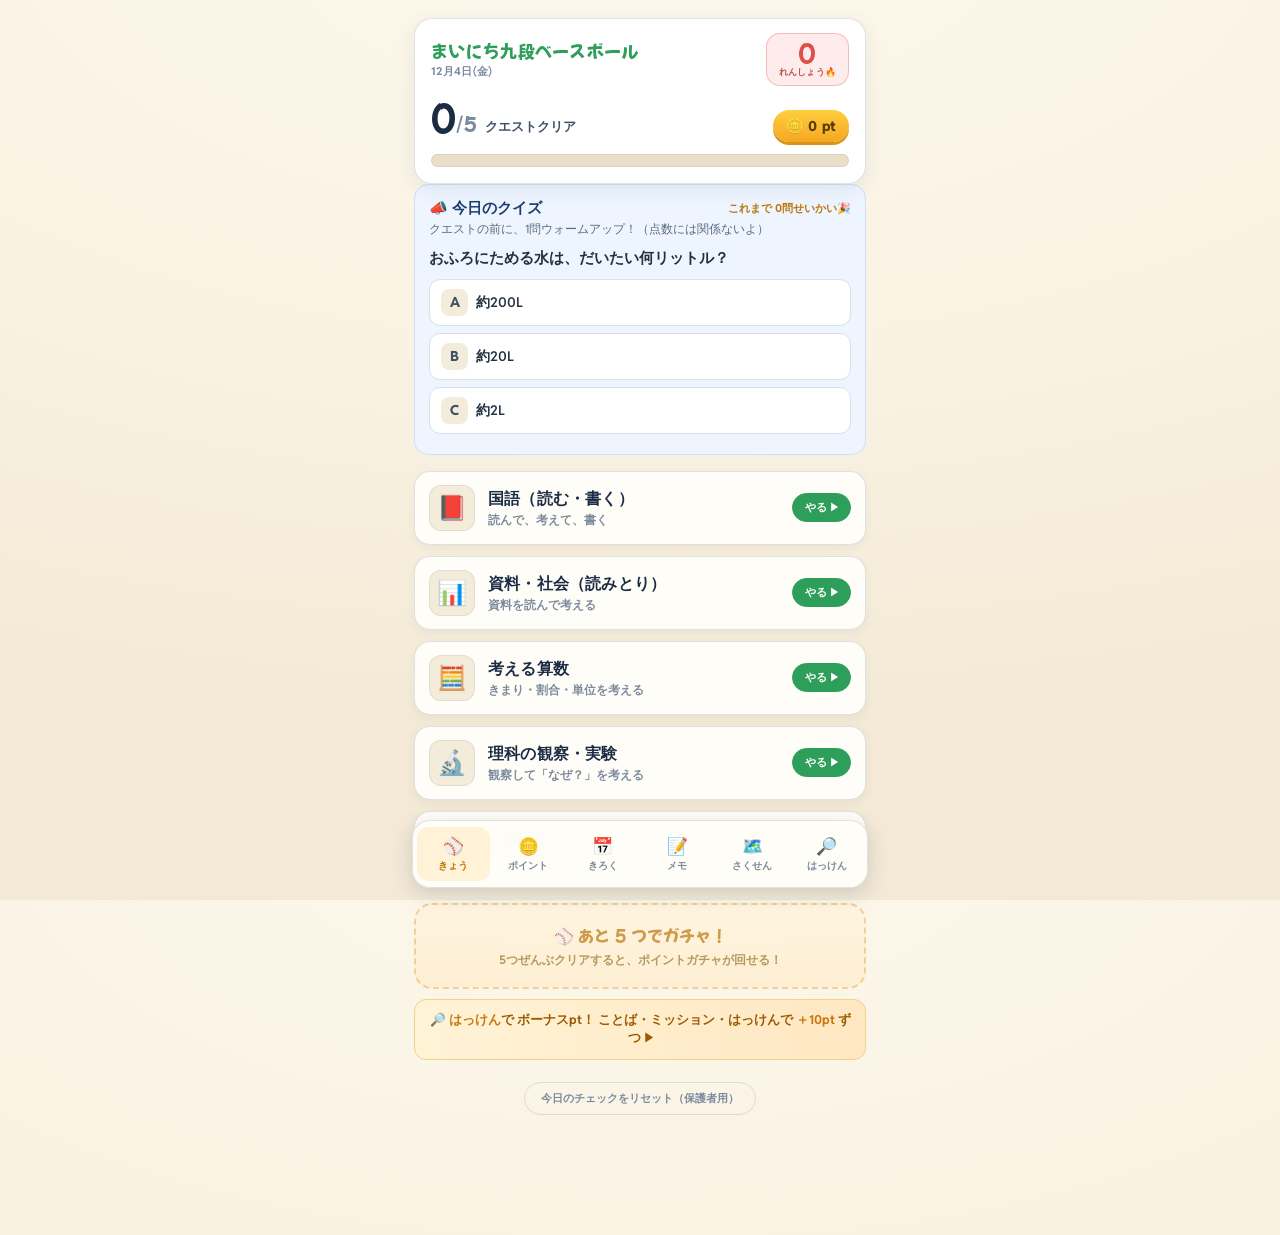
<file: index.html>
<!DOCTYPE html>
<html lang="ja">
<head>
<meta charset="UTF-8">
<meta name="viewport" content="width=device-width, initial-scale=1.0, maximum-scale=1.0, user-scalable=no">
<meta name="theme-color" content="#faf3e4">
<meta name="apple-mobile-web-app-capable" content="yes">
<meta name="mobile-web-app-capable" content="yes">
<meta name="apple-mobile-web-app-status-bar-style" content="default">
<meta name="apple-mobile-web-app-title" content="九段ベースボール">
<meta name="description" content="千代田区立九段中等教育学校をめざす、小4のための毎日学習アプリ。計算・音読・作文・理科社会を、ゲーム感覚で習慣化。">
<link rel="manifest" href="manifest.webmanifest">
<link rel="apple-touch-icon" href="icon-180.png">
<link rel="icon" type="image/png" href="icon-192.png">
<title>まいにち九段ベースボール</title>
<link rel="stylesheet" href="styles.css">
</head>
<body>
<div class="wrap">
  <div class="panel show" id="panel-today">
    <div class="board">
      <div class="board-top">
        <div><div class="title">まいにち九段ベースボール</div><div class="date" id="dateLabel">--</div></div>
        <div class="streak"><div class="num" id="streakNum">0</div><div class="lbl">れんしょう🔥</div></div>
      </div>
      <div class="count-row">
        <span class="count-big"><span id="doneNum">0</span><span style="font-size:18px;color:#7c8a9e">/5</span></span>
        <span class="count-sub">クエストクリア</span>
        <span class="coin-chip">🪙 <span id="coinTotal">0</span>pt</span>
      </div>
      <div class="bar"><i id="barFill"></i></div>
    </div>
    <div id="todayQuiz"></div>
    <div class="quests" id="questList"></div>
    <div class="gachabar" id="gachaBar">
      <div class="gt" id="gachaT">⚾ あと 5 つでガチャ！</div>
      <div class="gs" id="gachaS">5つぜんぶクリアすると、ポイントガチャが回せる！</div>
    </div>
    <div class="bonusbar" id="bonusBar" onclick="goHakken()">🔎 <b>はっけん</b>で ボーナスpt！ ことば・ミッション・はっけんで <b>＋10pt</b> ずつ ▶</div>
    <button class="reset" id="resetBtn">今日のチェックをリセット（保護者用）</button>
  </div>

  <div class="panel" id="panel-zukan">
    <div class="board"><div class="board-top"><div><div class="title">🪙 ポイント</div><div class="date">ためて1,000円と交換しよう</div></div></div></div>
    <div class="coll-head">
      <div class="ch-n"><span id="ptNow">0</span> pt</div>
      <div class="ch-l" id="ptHint">あと 1000pt で1,000円と交換できるよ</div>
      <div class="coll-bar"><i id="ptBar"></i></div>
    </div>
    <div id="badgeBox" style="margin-top:16px"></div>
    <button class="btn btn-green" id="exchangeBtn" style="margin-top:16px" disabled>🎁 1,000ptを1,000円と交換する</button>
    <div class="sec-title" style="margin-top:24px">交換のきろく</div>
    <div class="sec-sub">5つのクエストをクリアするとポイントガチャが1回。1,000ポイントたまったら、おうちの人と1,000円と交換しよう。</div>
    <div id="exchangeLog"></div>
  </div>

  <div class="panel" id="panel-record">
    <div class="board"><div class="board-top"><div><div class="title">きろく</div><div class="date">これまでのがんばり</div></div></div></div>
    <div id="weeklyBox"></div>
    <div class="stat-grid">
      <div class="stat"><div class="sn" id="stTotal">0</div><div class="sl">ホームランの日</div></div>
      <div class="stat"><div class="sn" id="stBest">0</div><div class="sl">さいこう連勝🔥</div></div>
      <div class="stat"><div class="sn" id="stYen">0</div><div class="sl">ためた合計(円ぶん)</div></div>
      <div class="stat"><div class="sn" id="stAcc">--</div><div class="sl">ぜんたい正答率</div></div>
    </div>
    <div id="subjectStats"></div>
    <div id="nigateCard"></div>
    <div class="sec-title">カレンダー</div>
    <div class="sec-sub">緑=ぜんぶクリア / 黄=とちゅうまで</div>
    <div class="calhead"><span>日</span><span>月</span><span>火</span><span>水</span><span>木</span><span>金</span><span>土</span></div>
    <div class="cal" id="calGrid"></div>
    <div class="sec-title" style="margin-top:26px">📊 学習のみえる化</div>
    <div class="sec-sub">どこが伸びていて、どこがもう一歩か、ひと目でわかります（保護者むけ）</div>
    <div id="insights"></div>
  </div>

  <div class="panel" id="panel-parent">
    <div class="board"><div class="board-top"><div><div class="title">先生メモ</div><div class="date">息子さんの答え・先生の講評（保護者用）</div></div></div></div>
    <div class="sec-sub" style="margin-top:14px;">作文・音読・理科社会で、息子さんが書いた答えとAI先生の講評がここに残ります。新しい順。ときどき目を通して、明らかな間違いがあれば教えてあげてください。</div>
    <div id="logList"></div>
  </div>

  <div class="panel" id="panel-plan">
    <div class="board"><div class="board-top"><div><div class="title">さくせん</div><div class="date">九段中をめざすロードマップ</div></div></div></div>
    <div class="sec-title">5つのデイリークエスト → ガチャ</div>
    <div class="sec-sub">毎日かならず「📕国語（読む・書く）／📊資料・社会／🧮考える算数／🔬理科の観察」＋🦉Duolingo の5つが出ます。すべて九段の適性検査につながる内容です。5つクリアでポイントガチャ。毎日つづけると約1か月で1,400pt（＝1,400円）ペース。</div>
    <div class="roadmap">
      <div class="rm"><div class="rmh"><span class="e">🦉</span>Duolingo<span class="tag keep">毎日</span></div><ul><li>デイリークエストをクリア（保護者が確認してチェック）</li></ul></div>
      <div class="rm"><div class="rmh"><span class="e">📕</span>国語（読む・書く）<span class="tag keep">毎日</span></div><ul><li>短い説明文・物語を読む→内容や「□に入る言葉」を選ぶ→自分の考えを書く</li><li>適性検査1（国語）に直結。書くときは「型」と「見本」で手が止まらない</li></ul></div>
      <div class="rm"><div class="rmh"><span class="e">🎯</span>適性検査の3本柱（こっそり対策）<span class="tag keep">毎日</span></div><ul><li>📊 <b>資料・社会</b>：資料（表）を読み取り→選ぶ→理由の言い方を学ぶ（適性2）</li><li>🧮 <b>考える算数</b>：きまり・割合・単位・場合の数を、答え＋「式や手順の見本」で（適性3）</li><li>🔬 <b>理科の観察・実験</b>：観察/実験データ→予想→「なぜ？」を理由で説明（適性3）</li><li>過去問の出題形式に沿いつつ、毎日の「なるほどクイズ」として無理なく積み上げ</li></ul></div>
    </div>
    <div class="sec-title">このアプリが自動でやること</div>
    <div class="sec-sub">「きろく」タブで、得意・苦手の見える化と、今のニガテを確認できます。</div>
    <div class="feature-list">
      <div class="fl-item"><span class="fl-e">📊</span><div><b>見える化</b>：教科ごとの正答率や取り組みを「きろく」タブで表示。「今週のまとめ」で得意・もう一歩を自動コメント。</div></div>
      <div class="fl-item"><span class="fl-e">🎯</span><div><b>本人に寄せる</b>：苦手な計算の種類・正答率の低い／あまりやらないジャンルを、多めに出題。続けるほど最適化。</div></div>
      <div class="fl-item"><span class="fl-e">🔁</span><div><b>弱点を復習</b>：まちがえた問題を覚えて、数日後に自動で再出題。「🔥ニガテこくふくクエスト」で弱点だけ集中練習も。</div></div>
      <div class="fl-item"><span class="fl-e">🤖</span><div><b>Gemini連携</b>：国語・理科で書いたものをコピーしてGemini先生に見せ、ほめてもらえる（親子でやると◎）。</div></div>
      <div class="fl-item"><span class="fl-e">🎰</span><div><b>ごほうび</b>：5つ全クリアで、ポイントガチャ（1回1〜100pt・毎日で月約1,400pt）。1,000ptで1,000円と交換。「ポイント」タブで交換できます。</div></div>
    </div>
    <div class="sec-title">九段中のしくみ（保護者メモ）</div>
    <div class="sec-sub">報告書200＋適性1(国語)200＋適性2(資料)300＋適性3(理数)300＝1000点。配点の6割が算数・理科・資料系。報告書は小4から入るので学校の成績も大事。アプリは「毎日の習慣づけ」と「適性検査でのびる思考力（読む・考える・選んで理由を書く）」をねらっています。</div>
    <div class="sec-title" style="margin-top:24px">データの保存・復元（保護者用）</div>
    <div class="sec-sub">機種変更やキャッシュ削除で記録が消えないよう、ときどき保存を。下の文字を全部コピーして、メモやメールに保存しておけば、いつでも復元できます。</div>
    <textarea id="backupArea" class="answer-area" style="min-height:64px;font-size:11px;line-height:1.4" readonly></textarea>
    <div style="display:flex;gap:9px;margin-top:8px;align-items:center">
      <button class="btn btn-ghost btn-sm" id="backupCopy" style="flex:1;width:auto;min-width:0">📋 バックアップをコピー</button>
      <button class="btn btn-ghost btn-sm" id="restoreBtn" style="flex:1;width:auto;min-width:0">⏪ 貼り付けて復元</button>
    </div>
    <div id="backupMsg" class="sec-sub" style="margin-top:6px;min-height:16px"></div>
    <div class="sec-title" style="margin-top:24px">設定</div>
    <div style="display:flex;gap:9px;align-items:center">
      <button class="btn btn-ghost btn-sm" id="setSound" style="flex:1;width:auto;min-width:0">🔊 音：オン</button>
      <button class="btn btn-ghost btn-sm" id="setText" style="flex:1;width:auto;min-width:0">🔤 文字：標準</button>
    </div>
    <button class="reset" id="resetAllBtn">全データを初期化（保護者用）</button>
  </div>
  <div class="panel" id="panel-hakken">
    <div class="board"><div class="board-top"><div><div class="title">🔎 はっけん</div><div class="date">やるほど ＋10pt ボーナス！</div></div></div></div>
    <div class="sec-title">📖 ことばと話題の窓</div>
    <div class="sec-sub">毎日ひとつ、新しい言葉や話題に出会おう。「未知との遭遇」が読む力・考える力を広げます。</div>
    <div id="madoBox"></div>
    <div class="sec-title" style="margin-top:24px">🧭 あした やってみよう</div>
    <div class="sec-sub">今夜チェックして、あした実際にやってみよう（毎日かわるよ）。できたら書いて記録（＋10pt）。「座学」だけでない「経験」が強みになります。</div>
    <div id="missionBox"></div>
    <div class="sec-title" style="margin-top:24px">💡 今日のはっけん</div>
    <div class="sec-sub">今日はじめて知ったこと・ふしぎに思ったことを書こう。知らないことを受け入れて言葉にする練習です。</div>
    <textarea id="hakkenInput" class="answer-area" placeholder="れい：わたり鳥は星を見て方角がわかるらしい。すごい！"></textarea>
    <button class="btn btn-green btn-sm" id="hakkenSave" style="margin-top:8px;width:auto">💡 きろくする (+10pt)</button>
    <div id="hakkenMsg" class="sec-sub" style="min-height:16px;margin-top:6px"></div>
    <div id="hakkenList"></div>
  </div>
</div>

<div class="tabbar">
  <div class="tab active" data-tab="today"><span class="ti">⚾</span>きょう</div>
  <div class="tab" data-tab="zukan"><span class="ti">🪙</span>ポイント</div>
  <div class="tab" data-tab="record"><span class="ti">📅</span>きろく</div>
  <div class="tab" data-tab="parent"><span class="ti">📝</span>メモ</div>
  <div class="tab" data-tab="plan"><span class="ti">🗺️</span>さくせん</div>
  <div class="tab" data-tab="hakken"><span class="ti">🔎</span>はっけん</div>
</div>

<div class="screen" id="screen"><div id="screenInner"></div></div>
<div class="gacha" id="gacha"><div id="gachaInner"></div></div>
<div class="burst" id="burst"></div>

<script src="content/readings.js"></script>
<script src="content/writings.js"></script>
<script src="content/science.js"></script>
<script src="content/quizzes.js"></script>
<script src="content/kokugo.js"></script>
<script src="content/shiryo.js"></script>
<script src="content/sansu.js"></script>
<script src="content/rika.js"></script>
<script src="content/hakken.js"></script>
<script src="app.js"></script>
</body>
</html>
</file>
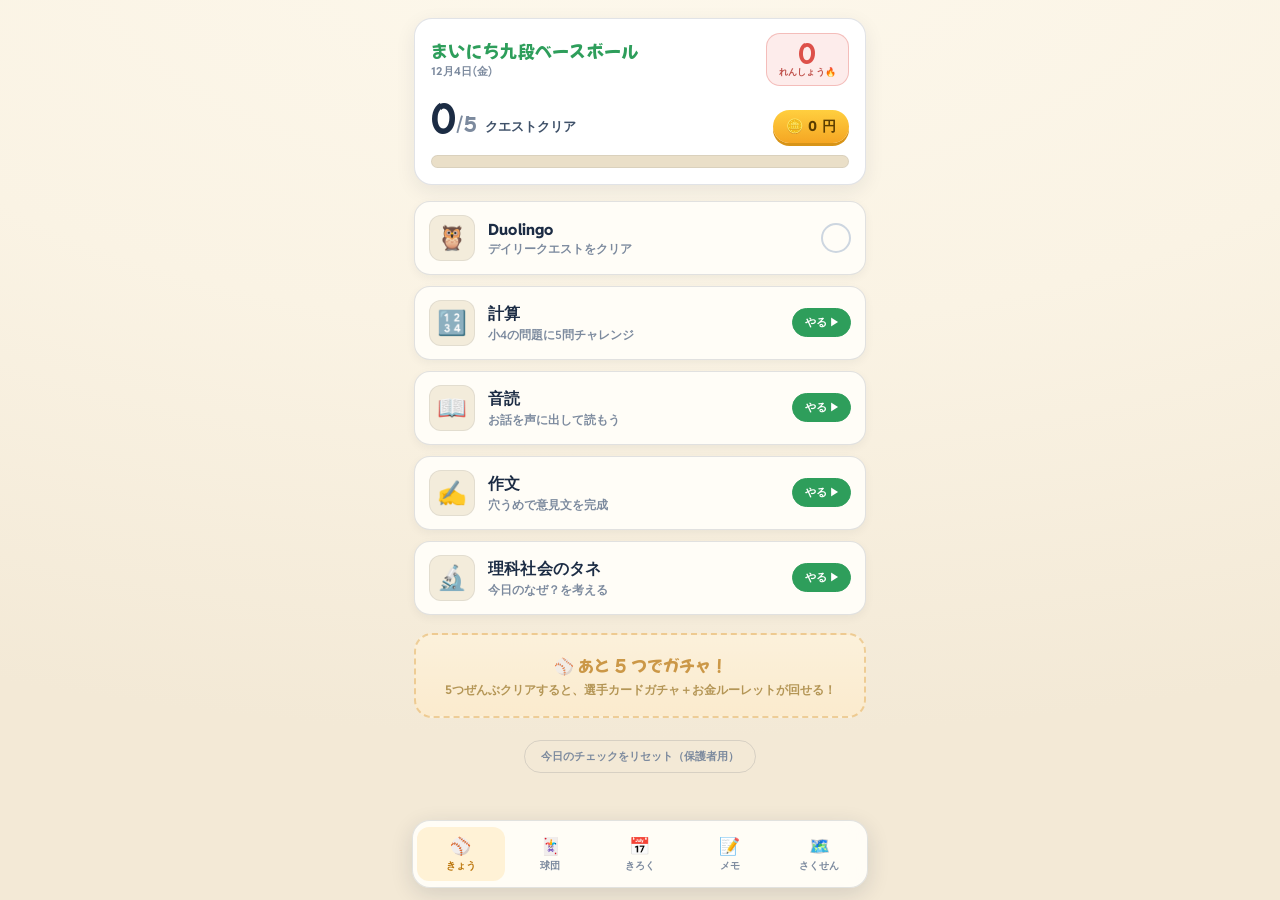
<file: source/backups/index_v10_backup.html>
<!DOCTYPE html>
<html lang="ja">
<head>
<meta charset="UTF-8">
<meta name="viewport" content="width=device-width, initial-scale=1.0, maximum-scale=1.0, user-scalable=no">
<title>まいにち九段ベースボール</title>
<style>
  @import url('https://fonts.googleapis.com/css2?family=Mochiy+Pop+One&family=Reddit+Sans:wght@400;600;800&display=swap');
  :root{
    --bg:#faf3e4;--bg2:#f3e9d6;--ink:#1c2c44;--ink2:#3f5169;--muted:#7c8a9e;
    --card:#fffdf7;--card2:#fff8ea;--line:rgba(28,44,68,.13);--line2:rgba(28,44,68,.08);
    --gold:#d4860a;--gold-deep:#bb750a;--gold-btn:#ffcf3f;--gold-btn2:#f5a623;
    --hit:#2ea556;--hit-light:#39b865;--hit-bg:#e7f6ec;--red:#dd5049;--red-bg:#fdeceb;
    --grass:#2e9e5b;
    --rN:#7d8da3;--rR:#2a9fd6;--rSR:#8259e6;--rSS:#d49a10;--rLG:#e0554a;
  }
  *{margin:0;padding:0;box-sizing:border-box;-webkit-tap-highlight-color:transparent;}
  html,body{height:100%;}
  body{font-family:'Reddit Sans','Hiragino Kaku Gothic ProN',sans-serif;
    background:radial-gradient(135% 90% at 50% -8%,#fdf8ec 0%,var(--bg) 50%,var(--bg2) 100%);
    color:var(--ink);min-height:100%;overflow-x:hidden;-webkit-text-size-adjust:100%;}
  .wrap{max-width:480px;margin:0 auto;padding:18px 14px 120px;position:relative;}

  .board{background:#fff;border:1.5px solid var(--line);border-radius:18px;padding:14px 16px 16px;position:relative;overflow:hidden;box-shadow:0 6px 20px rgba(28,44,68,.08);}
  .board-top{display:flex;justify-content:space-between;align-items:center;gap:10px;}
  .title{font-family:'Mochiy Pop One',sans-serif;font-size:17px;line-height:1.25;color:var(--grass);letter-spacing:.3px;}
  .date{font-size:11px;color:var(--muted);font-weight:700;margin-top:3px;letter-spacing:.3px;}
  .streak{text-align:center;background:var(--red-bg);border:1.5px solid rgba(221,80,73,.3);border-radius:14px;padding:6px 12px;min-width:74px;flex-shrink:0;}
  .streak .num{font-family:'Mochiy Pop One',sans-serif;font-size:24px;color:var(--red);line-height:1;}
  .streak .lbl{font-size:9px;color:#c0524c;font-weight:800;margin-top:2px;letter-spacing:.2px;}
  .count-row{display:flex;align-items:baseline;gap:8px;margin-top:14px;}
  .count-big{font-family:'Mochiy Pop One',sans-serif;font-size:34px;color:var(--ink);line-height:1;}
  .count-sub{font-size:13px;color:var(--ink2);font-weight:700;}
  .coin-chip{margin-left:auto;display:flex;align-items:center;gap:5px;background:linear-gradient(180deg,var(--gold-btn),var(--gold-btn2));color:#5a3d00;font-weight:800;font-size:14px;padding:7px 13px;border-radius:999px;box-shadow:0 3px 0 #d89417;}
  .bar{height:13px;background:#eadfc8;border-radius:99px;margin-top:12px;overflow:hidden;border:1px solid var(--line2);}
  .bar>i{display:block;height:100%;width:0;border-radius:99px;background:linear-gradient(90deg,var(--hit),var(--hit-light));transition:width .5s cubic-bezier(.2,.8,.2,1);}

  .quests{margin-top:16px;display:flex;flex-direction:column;gap:11px;}
  .quest{display:flex;align-items:center;gap:13px;background:var(--card);border:1.5px solid var(--line);border-radius:16px;padding:13px 14px;cursor:pointer;position:relative;transition:transform .12s,border-color .2s,background .2s;box-shadow:0 3px 10px rgba(28,44,68,.05);}
  .quest:active{transform:scale(.98);}
  .quest.done{background:var(--hit-bg);border-color:rgba(46,165,86,.4);}
  .qicon{width:46px;height:46px;flex-shrink:0;border-radius:12px;display:grid;place-items:center;font-size:24px;background:#f3ecdb;border:1px solid var(--line2);}
  .quest.done .qicon{background:#d6f0de;border-color:rgba(46,165,86,.3);}
  .qbody{flex:1;min-width:0;}
  .qname{font-weight:800;font-size:15.5px;color:var(--ink);letter-spacing:.2px;}
  .qdesc{font-size:11.5px;color:var(--muted);font-weight:600;margin-top:2px;line-height:1.35;}
  .quest.done .qname{color:#1e7a44;}
  .qgo{font-size:11px;font-weight:800;color:#fff;background:var(--grass);border:1px solid var(--grass);padding:6px 12px;border-radius:99px;flex-shrink:0;}
  .check{width:30px;height:30px;flex-shrink:0;border-radius:50%;border:2.5px solid #cdd6e0;display:grid;place-items:center;transition:all .2s;}
  .check svg{width:16px;height:16px;opacity:0;transform:scale(.4);transition:all .25s cubic-bezier(.2,1.4,.4,1);}
  .quest.done .check{background:var(--hit);border-color:var(--hit);box-shadow:0 0 10px rgba(46,165,86,.4);}
  .quest.done .check svg{opacity:1;transform:scale(1);}

  .gachabar{margin-top:18px;text-align:center;border-radius:18px;padding:18px;background:linear-gradient(180deg,#fff4dc,#ffeccb);border:2px dashed rgba(212,134,10,.45);opacity:.7;transition:opacity .4s;}
  .gachabar.on{opacity:1;border-style:solid;border-color:var(--gold-btn2);box-shadow:0 4px 20px rgba(245,166,35,.22);cursor:pointer;animation:gachapulse 1.6s infinite;}
  .gachabar .gt{font-family:'Mochiy Pop One',sans-serif;font-size:16px;color:var(--gold-deep);}
  .gachabar .gs{font-size:12px;color:#9a7320;font-weight:700;margin-top:5px;line-height:1.4;}
  .gachabar .gs b{color:var(--gold-deep);}
  .gachabar.done{opacity:.95;border-style:solid;border-color:rgba(46,165,86,.45);background:var(--hit-bg);animation:none;cursor:default;}
  .gachabar.done .gt{color:#1e7a44;}
  .gachabar.done .gs{color:#2c7a4c;}
  @keyframes gachapulse{0%,100%{box-shadow:0 4px 14px rgba(245,166,35,.18);}50%{box-shadow:0 4px 28px rgba(245,166,35,.4);}}

  .tabbar{position:fixed;left:50%;bottom:12px;transform:translateX(-50%);width:calc(100% - 24px);max-width:456px;background:rgba(255,253,247,.96);backdrop-filter:blur(10px);border:1.5px solid var(--line);border-radius:18px;display:flex;padding:6px 4px;gap:2px;z-index:30;box-shadow:0 6px 22px rgba(28,44,68,.14);}
  .tab{flex:1;text-align:center;padding:8px 1px;border-radius:12px;font-size:10px;font-weight:800;color:var(--muted);cursor:pointer;transition:all .2s;}
  .tab .ti{font-size:17px;display:block;margin-bottom:2px;}
  .tab.active{color:var(--gold-deep);background:#fff2d6;}

  .panel{display:none;}
  .panel.show{display:block;animation:fade .3s;}

  .sec-title{font-family:'Mochiy Pop One',sans-serif;font-size:15px;color:var(--ink);margin:24px 4px 2px;}
  .sec-sub{font-size:11.5px;color:var(--muted);font-weight:600;margin:0 4px 4px;line-height:1.5;}

  .stat-grid{display:grid;grid-template-columns:1fr 1fr;gap:11px;margin-top:16px;}
  .stat{background:var(--card);border:1.5px solid var(--line);border-radius:16px;padding:15px;text-align:center;box-shadow:0 3px 10px rgba(28,44,68,.05);}
  .stat .sn{font-family:'Mochiy Pop One',sans-serif;font-size:26px;color:var(--gold-deep);line-height:1.05;}
  .stat .sl{font-size:11px;color:var(--muted);font-weight:700;margin-top:6px;}
  .calhead{display:grid;grid-template-columns:repeat(7,1fr);gap:6px;margin-top:8px;}
  .calhead span{text-align:center;font-size:10px;color:var(--muted);font-weight:800;}
  .cal{display:grid;grid-template-columns:repeat(7,1fr);gap:6px;margin-top:6px;}
  .cal .cd{aspect-ratio:1;border-radius:9px;display:grid;place-items:center;font-size:12px;font-weight:700;background:#f3ecdb;border:1px solid var(--line2);color:var(--muted);}
  .cal .cd.win{background:linear-gradient(180deg,var(--hit-light),var(--hit));color:#fff;border-color:transparent;}
  .cal .cd.part{background:#fdebc4;color:var(--gold-deep);border-color:rgba(212,134,10,.3);}
  .cal .cd.today{outline:2px solid var(--gold-btn2);outline-offset:1px;}

  .coll-head{background:#fff;border:1.5px solid var(--line);border-radius:16px;padding:14px 16px;margin-top:16px;text-align:center;box-shadow:0 3px 10px rgba(28,44,68,.05);}
  .coll-head .ch-n{font-family:'Mochiy Pop One',sans-serif;font-size:30px;color:var(--gold-deep);}
  .coll-head .ch-l{font-size:12px;color:var(--muted);font-weight:700;margin-top:2px;}
  .coll-bar{height:10px;background:#eadfc8;border-radius:99px;margin-top:10px;overflow:hidden;}
  .coll-bar>i{display:block;height:100%;background:linear-gradient(90deg,var(--gold-btn),var(--gold-btn2));border-radius:99px;transition:width .5s;}
  .rar-group{margin-top:18px;}
  .rar-label{font-size:12px;font-weight:800;letter-spacing:.5px;margin:0 4px 8px;display:flex;align-items:center;gap:6px;}
  .card-grid{display:grid;grid-template-columns:repeat(3,1fr);gap:9px;}
  .pcard{aspect-ratio:.72;border-radius:12px;position:relative;overflow:hidden;display:flex;flex-direction:column;align-items:center;justify-content:center;padding:8px 5px;border:1.5px solid var(--line);background:#fff;text-align:center;box-shadow:0 2px 8px rgba(28,44,68,.06);}
  .pcard.locked{opacity:.9;background:#f1ebde;}
  .pcard .pe{font-size:30px;line-height:1;}
  .pcard .pn{font-size:9.5px;font-weight:800;margin-top:5px;line-height:1.2;color:var(--ink);}
  .pcard .pp{font-size:8px;font-weight:700;color:var(--muted);margin-top:2px;}
  .pcard .pcount{position:absolute;top:4px;right:5px;font-size:9px;font-weight:800;background:var(--ink);padding:1px 6px;border-radius:99px;color:#fff;}
  .pcard .plock{font-size:24px;color:#c2ccd8;}
  .pcard .pstars{font-size:8px;margin-top:3px;letter-spacing:-1px;}

  .screen{position:fixed;inset:0;z-index:50;background:radial-gradient(135% 90% at 50% -8%,#fdf8ec 0%,var(--bg) 55%,var(--bg2) 100%);display:none;flex-direction:column;}
  .screen.show{display:flex;animation:slideup .3s;}
  .scr-head{display:flex;align-items:center;gap:12px;padding:16px 16px 12px;border-bottom:1.5px solid var(--line);background:rgba(255,253,247,.9);}
  .scr-head .x{width:38px;height:38px;border-radius:11px;background:#f3ecdb;border:1px solid var(--line);display:grid;place-items:center;font-size:20px;cursor:pointer;flex-shrink:0;color:var(--ink2);}
  .scr-head .ht{font-family:'Mochiy Pop One',sans-serif;font-size:16px;color:var(--ink);}
  .scr-head .hs{font-size:11px;color:var(--muted);font-weight:600;margin-top:1px;}
  .scr-body{flex:1;overflow-y:auto;padding:16px;max-width:480px;margin:0 auto;width:100%;}
  .scr-foot{padding:12px 16px calc(12px + env(safe-area-inset-bottom));border-top:1.5px solid var(--line);max-width:480px;margin:0 auto;width:100%;background:rgba(255,253,247,.9);}

  .lvl-pill{display:inline-flex;align-items:center;gap:6px;font-size:11px;font-weight:800;color:var(--gold-deep);background:#fdebc4;border:1px solid rgba(212,134,10,.35);padding:5px 11px;border-radius:99px;white-space:nowrap;}
  .theme-tag{display:inline-flex;align-items:center;gap:5px;font-size:12px;font-weight:800;color:#1e7a44;background:var(--hit-bg);border:1px solid rgba(46,165,86,.35);padding:5px 12px;border-radius:99px;margin-bottom:12px;}

  .calc-card{background:#fff;border:1.5px solid var(--line);border-radius:20px;padding:26px 20px;text-align:center;margin-top:8px;box-shadow:0 4px 14px rgba(28,44,68,.07);}
  .calc-type{font-size:12px;font-weight:800;color:var(--muted);margin-bottom:10px;letter-spacing:.5px;}
  .calc-q{font-family:'Mochiy Pop One',sans-serif;font-size:38px;letter-spacing:1px;color:var(--ink);line-height:1.2;}
  .calc-input{margin-top:20px;width:100%;font-size:34px;text-align:center;font-family:'Mochiy Pop One',sans-serif;background:#fffdf7;border:2px solid var(--line);border-radius:14px;color:var(--gold-deep);padding:12px;outline:none;}
  .calc-input:focus{border-color:var(--gold-btn2);}
  .calc-progress{display:flex;justify-content:center;gap:6px;margin-top:16px;}
  .pip{width:13px;height:13px;border-radius:50%;background:#dde3ea;border:1px solid var(--line);}
  .pip.ok{background:var(--hit);border-color:var(--hit);}
  .pip.ng{background:var(--red);border-color:var(--red);}
  .feedback{min-height:24px;margin-top:14px;font-weight:800;font-size:15px;}
  .feedback.good{color:var(--hit);}
  .feedback.bad{color:#e0762b;}
  .hintbox{background:#fdf3da;border:1px solid rgba(212,134,10,.3);border-radius:12px;padding:12px 14px;margin-top:14px;font-size:13px;line-height:1.6;color:#7d5e15;text-align:left;display:none;}
  .hintbox.show{display:block;animation:fade .3s;}

  .btn{display:block;width:100%;border:none;border-radius:14px;font-family:inherit;font-weight:800;font-size:16px;padding:15px;cursor:pointer;transition:transform .1s;}
  .btn:active{transform:scale(.98);}
  .btn:disabled{opacity:.55;}
  .btn-gold{background:linear-gradient(180deg,var(--gold-btn),var(--gold-btn2));color:#5a3d00;box-shadow:0 4px 0 #d89417;}
  .btn-ghost{background:#f3ecdb;color:var(--ink2);border:1px solid var(--line);}
  .btn-green{background:linear-gradient(180deg,var(--hit-light),var(--hit));color:#fff;box-shadow:0 4px 0 #1f8048;}
  .btn-sm{padding:11px;font-size:14px;}

  .themes{display:grid;grid-template-columns:1fr 1fr;gap:10px;margin-top:10px;}
  .theme-chip{background:var(--card);border:1.5px solid var(--line);border-radius:14px;padding:18px 12px;text-align:center;cursor:pointer;transition:all .15s;}
  .theme-chip:active{transform:scale(.97);}
  .theme-chip .te{font-size:32px;}
  .theme-chip .tn{font-size:13px;font-weight:800;margin-top:6px;color:var(--ink);}

  .ai-card{background:#fff;border:1.5px solid var(--line);border-radius:16px;padding:18px;margin-top:14px;box-shadow:0 3px 12px rgba(28,44,68,.06);}
  .ai-story{font-size:18px;line-height:2.25;color:var(--ink);font-weight:600;}
  .ai-story rt{font-size:10px;color:var(--muted);font-weight:600;}
  .ai-label{font-size:11px;font-weight:800;color:var(--gold-deep);letter-spacing:.5px;margin-bottom:10px;display:flex;align-items:center;gap:6px;}
  .q-item{background:var(--card2);border:1px solid var(--line);border-radius:12px;padding:13px;margin-top:10px;}
  .q-item .qq{font-weight:800;font-size:14px;color:var(--ink);line-height:1.5;}
  .answer-area{width:100%;margin-top:10px;background:#fffdf7;border:2px solid var(--line);border-radius:12px;color:var(--ink);padding:12px;font-family:inherit;font-size:15px;line-height:1.6;resize:vertical;min-height:64px;outline:none;}
  .answer-area:focus{border-color:var(--gold-btn2);}
  .char-count{text-align:right;font-size:11px;color:var(--muted);font-weight:700;margin-top:4px;}
  .char-count.warn{color:var(--gold-deep);}

  .aozora-list{margin-top:12px;display:flex;flex-direction:column;gap:8px;}
  .aozora-item{display:flex;align-items:center;gap:11px;background:var(--card2);border:1px solid var(--line);border-radius:12px;padding:11px 13px;text-decoration:none;color:inherit;transition:all .15s;}
  .aozora-item:active{transform:scale(.98);background:#fbf2dd;}
  .aozora-item .ae{font-size:22px;flex-shrink:0;}
  .aozora-item .at{flex:1;min-width:0;}
  .aozora-item .atn{font-weight:800;font-size:14px;color:var(--ink);}
  .aozora-item .atm{font-size:11px;color:var(--muted);font-weight:600;margin-top:1px;}
  .aozora-item .arrow{font-size:14px;color:var(--muted);flex-shrink:0;}

  .tmpl-box{font-size:16px;line-height:2.3;color:var(--ink);font-weight:600;background:var(--card2);border:1px solid var(--line);border-radius:12px;padding:14px;margin-top:6px;}
  .tmpl-blank{display:inline-block;min-width:60px;border-bottom:2px solid var(--gold-btn2);color:var(--gold-deep);font-weight:800;text-align:center;padding:0 6px;}
  .tmpl-blank.filled{color:#1e7a44;border-color:var(--hit);}
  .blank-input{margin-top:10px;}
  .blank-input label{display:block;font-size:12.5px;font-weight:800;color:var(--gold-deep);margin-bottom:4px;}
  .blank-input .bhint{font-size:11px;color:var(--muted);font-weight:600;margin-bottom:5px;}
  .blank-input input{width:100%;background:#fffdf7;border:2px solid var(--line);border-radius:10px;color:var(--ink);padding:11px;font-family:inherit;font-size:15px;outline:none;}
  .blank-input input:focus{border-color:var(--gold-btn2);}
  .preview{background:#fdf3da;border:1px dashed rgba(212,134,10,.4);border-radius:12px;padding:14px;margin-top:14px;font-size:15px;line-height:2;color:var(--ink);font-weight:600;}
  .preview .pl{font-size:11px;font-weight:800;color:var(--gold-deep);letter-spacing:.5px;margin-bottom:8px;display:block;}

  .sensei-reply{background:var(--hit-bg);border:1.5px solid rgba(46,165,86,.35);border-radius:16px;padding:16px;margin-top:14px;}
  .sensei-reply .sr-head{display:flex;align-items:center;gap:8px;font-weight:800;color:#1e7a44;font-size:13px;margin-bottom:8px;}
  .sensei-reply .sr-body{font-size:14.5px;line-height:1.75;color:#234a32;white-space:pre-wrap;}

  .gemini-box{background:linear-gradient(180deg,#eef4ff,#e4edff);border:2px solid #b9cdf5;border-radius:16px;padding:16px;margin-top:14px;}
  .gemini-box .gb-head{font-weight:800;color:#3a5bb8;font-size:15px;display:flex;align-items:center;gap:7px;margin-bottom:4px;}
  .gemini-box .gb-sub{font-size:12px;color:#5a6b90;font-weight:700;line-height:1.5;margin-bottom:12px;}
  .gemini-steps{display:flex;gap:6px;margin-bottom:12px;}
  .gemini-steps .gstep{flex:1;text-align:center;font-size:10.5px;font-weight:800;color:#3a5bb8;background:#fff;border:1px solid #cdd9f0;border-radius:9px;padding:8px 3px;line-height:1.3;}
  .gemini-prompt{width:100%;background:#fff;border:1.5px solid #cdd9f0;border-radius:10px;color:#1c2c44;padding:11px;font-family:inherit;font-size:12.5px;line-height:1.6;resize:vertical;min-height:88px;outline:none;}
  .btn-copy{background:#fff;border:2px solid #5b7fd4;color:#2f4f9e;}
  .btn-gemini{background:linear-gradient(180deg,#5b8def,#466fd6);color:#fff;box-shadow:0 4px 0 #3a5bbd;text-decoration:none;display:flex;align-items:center;justify-content:center;gap:7px;}
  .copied-note{font-size:12.5px;font-weight:800;color:#1e7a44;text-align:center;margin-top:8px;min-height:18px;}
  .after-gemini{font-size:11.5px;font-weight:800;color:#7c8a9e;margin:18px 4px 0;text-align:center;}

  .choice-btn{display:flex;flex-direction:column;width:100%;text-align:left;background:var(--card);border:2px solid var(--line);border-radius:14px;padding:13px;margin-top:10px;cursor:pointer;font-family:inherit;transition:all .15s;box-shadow:0 2px 8px rgba(28,44,68,.05);}
  .choice-btn:active{transform:scale(.99);}
  .choice-btn:disabled{cursor:default;}
  .choice-row{display:flex;align-items:flex-start;gap:11px;}
  .choice-mark{flex-shrink:0;width:27px;height:27px;border-radius:8px;background:#f3ecdb;color:var(--ink2);font-weight:800;font-size:14px;display:grid;place-items:center;}
  .choice-text{font-size:14.5px;font-weight:700;color:var(--ink);line-height:1.5;padding-top:3px;}
  .choice-btn.selected{border-color:var(--gold-btn2);background:#fdf3da;}
  .choice-btn.selected .choice-mark{background:var(--gold-btn2);color:#fff;}
  .choice-btn.correct{border-color:var(--hit);background:var(--hit-bg);}
  .choice-btn.correct .choice-mark{background:var(--hit);color:#fff;}
  .choice-btn.wrong{opacity:.62;}
  .choice-btn.chosen-outline{box-shadow:0 0 0 2.5px rgba(28,44,68,.4);}
  .choice-comment{font-size:12px;font-weight:700;color:var(--ink2);margin-top:8px;line-height:1.55;padding-left:38px;}
  .choice-btn.correct .choice-comment{color:#1e7a44;}

  .ins-card{background:var(--card);border:1px solid var(--line);border-radius:14px;padding:14px;margin-top:12px;box-shadow:0 2px 8px rgba(28,44,68,.04);}
  .ins-h{font-size:13.5px;font-weight:800;color:var(--ink);margin-bottom:10px;}
  .ins-empty{font-size:12.5px;color:#9aa6b4;font-weight:700;padding:6px 0;}
  .ins-row{display:flex;align-items:center;gap:9px;margin-top:9px;}
  .ins-label{flex-shrink:0;width:104px;font-size:11.5px;font-weight:800;color:var(--ink2);line-height:1.3;}
  .ins-track{flex:1;height:14px;background:#eee6d4;border-radius:7px;overflow:hidden;}
  .ins-fill{height:100%;border-radius:7px;transition:width .5s ease;}
  .ins-val{flex-shrink:0;width:58px;text-align:right;font-size:12px;font-weight:800;color:var(--ink);}
  .ins-val .ins-n{display:block;font-size:9.5px;color:#9aa6b4;font-weight:700;}
  .ins-count-grid{display:grid;grid-template-columns:1fr 1fr;gap:8px;}
  .ins-count{background:#faf6ec;border:1px solid var(--line);border-radius:10px;padding:9px;}
  .ins-count .ic-th{font-size:11px;font-weight:800;color:var(--ink2);margin-bottom:4px;}
  .ins-count .ic-nums{display:flex;gap:12px;font-size:13px;font-weight:800;color:var(--ink);}
  .ins-comment{background:linear-gradient(180deg,#eafaf0,#e2f5ea);border:1.5px solid #b6e2c6;border-radius:14px;padding:13px;margin-top:14px;font-size:12.5px;font-weight:700;color:#1e5836;line-height:1.7;}
  .ins-auto{background:#eef4ff;border:1px solid #cdd9f0;border-radius:12px;padding:11px 13px;margin-top:10px;font-size:11.5px;font-weight:700;color:#3a5bb8;line-height:1.6;}

  .loading{text-align:center;padding:40px 16px;color:var(--muted);font-weight:700;font-size:14px;}
  .loading .dots{display:inline-block;animation:blink 1.2s infinite;}
  .spinner{width:42px;height:42px;border:4px solid rgba(28,44,68,.12);border-top-color:var(--gold-btn2);border-radius:50%;margin:0 auto 16px;animation:spin 1s linear infinite;}

  .log-item{background:var(--card);border:1.5px solid var(--line);border-radius:13px;padding:13px;margin-top:10px;box-shadow:0 2px 8px rgba(28,44,68,.05);}
  .log-meta{display:flex;justify-content:space-between;font-size:11px;color:var(--muted);font-weight:700;margin-bottom:6px;}
  .log-tag{font-size:10px;font-weight:800;padding:2px 8px;border-radius:99px;background:#fdebc4;color:var(--gold-deep);}
  .log-q{font-size:12.5px;color:var(--ink2);font-weight:700;line-height:1.5;}
  .log-a{font-size:13.5px;color:var(--ink);line-height:1.6;margin-top:5px;padding-left:10px;border-left:2px solid var(--line);}

  .roadmap{margin-top:14px;display:flex;flex-direction:column;gap:10px;}
  .rm{background:var(--card);border:1.5px solid var(--line);border-radius:14px;padding:13px 14px;box-shadow:0 2px 8px rgba(28,44,68,.05);}
  .rm .rmh{display:flex;align-items:center;gap:9px;font-weight:800;font-size:14.5px;color:var(--ink);}
  .rm .rmh .e{font-size:19px;}
  .rm .rmh .tag{margin-left:auto;font-size:9.5px;font-weight:800;padding:3px 8px;border-radius:99px;letter-spacing:.3px;}
  .tag.top{background:#fdebc4;color:var(--gold-deep);border:1px solid rgba(212,134,10,.35);}
  .tag.keep{background:var(--hit-bg);color:#1e7a44;border:1px solid rgba(46,165,86,.35);}
  .rm ul{margin:9px 0 0;padding-left:18px;}
  .rm li{font-size:12.5px;color:var(--ink2);line-height:1.6;margin-bottom:3px;}

  .reset{margin:22px auto 0;display:block;background:none;border:1px solid var(--line);color:var(--muted);font-size:11px;font-weight:700;padding:8px 16px;border-radius:99px;cursor:pointer;}

  .burst{position:fixed;inset:0;pointer-events:none;z-index:90;}
  .spark{position:absolute;width:11px;height:11px;border-radius:2px;will-change:transform,opacity;}

  .gacha{position:fixed;inset:0;z-index:80;display:none;flex-direction:column;align-items:center;justify-content:center;padding:24px;background:radial-gradient(120% 80% at 50% 25%,#fff6e0 0%,#f6ecd8 65%,#efe3cd 100%);text-align:center;overflow:hidden;}
  .gacha.show{display:flex;animation:fade .3s;}
  .gacha-step{width:100%;max-width:340px;display:flex;flex-direction:column;align-items:center;}
  .gacha-h{font-family:'Mochiy Pop One',sans-serif;font-size:20px;color:var(--gold-deep);margin-bottom:6px;}
  .gacha-sub{font-size:13px;color:var(--ink2);font-weight:700;margin-bottom:22px;line-height:1.5;}

  .pack{width:160px;height:210px;border-radius:18px;cursor:pointer;position:relative;background:linear-gradient(145deg,#fff,#fdf3da);border:3px solid var(--gold-btn2);display:grid;place-items:center;box-shadow:0 12px 36px rgba(212,134,10,.28),inset 0 2px 10px rgba(255,255,255,.6);animation:packfloat 2.2s ease-in-out infinite;}
  .pack:active{transform:scale(.96);}
  .pack .pball{font-size:74px;animation:packspin 3s linear infinite;}
  .pack .ptap{position:absolute;bottom:14px;font-size:12px;font-weight:800;color:#fff;background:var(--gold-btn2);padding:5px 14px;border-radius:99px;box-shadow:0 2px 6px rgba(212,134,10,.3);}
  @keyframes packfloat{0%,100%{transform:translateY(0)}50%{transform:translateY(-10px)}}
  @keyframes packspin{0%{transform:rotate(0)}100%{transform:rotate(360deg)}}

  .reveal-card{width:200px;height:280px;border-radius:18px;position:relative;display:flex;flex-direction:column;align-items:center;justify-content:center;padding:18px;border:3px solid var(--gold-btn2);background:#fff;box-shadow:0 0 50px var(--cardglow,rgba(245,166,35,.5)),0 10px 30px rgba(28,44,68,.18);animation:cardpop .6s cubic-bezier(.2,1.4,.4,1);overflow:hidden;}
  .reveal-card::before{content:'';position:absolute;inset:0;background:linear-gradient(145deg,var(--cardbg1,#fff4dc),var(--cardbg2,#ffe8c0));opacity:.55;z-index:0;}
  .reveal-card>*{position:relative;z-index:1;}
  .reveal-card .rc-rar{font-size:13px;font-weight:800;letter-spacing:1px;color:var(--cardcolor,#333);}
  .reveal-card .rc-stars{font-size:18px;margin:4px 0 12px;letter-spacing:-1px;}
  .reveal-card .rc-e{font-size:80px;line-height:1;filter:drop-shadow(0 4px 8px rgba(28,44,68,.25));}
  .reveal-card .rc-n{font-family:'Mochiy Pop One',sans-serif;font-size:16px;margin-top:14px;color:var(--ink);line-height:1.25;}
  .reveal-card .rc-p{font-size:11px;font-weight:700;color:var(--ink2);margin-top:4px;}
  .reveal-card .rc-new{position:absolute;top:10px;right:-2px;font-size:10px;font-weight:800;background:var(--rLG);color:#fff;padding:3px 12px;border-radius:4px;box-shadow:0 2px 6px rgba(28,44,68,.25);}
  @keyframes cardpop{0%{transform:scale(.3) rotate(-12deg);opacity:0}60%{transform:scale(1.08) rotate(3deg)}100%{transform:scale(1) rotate(0);opacity:1}}

  .roulette{width:100%;max-width:300px;height:120px;border-radius:16px;border:3px solid var(--gold-btn2);background:#fffdf7;overflow:hidden;position:relative;box-shadow:inset 0 0 24px rgba(28,44,68,.1);}
  .roulette::before,.roulette::after{content:'';position:absolute;left:0;right:0;height:36px;z-index:2;pointer-events:none;}
  .roulette::before{top:0;background:linear-gradient(180deg,#fffdf7,transparent);}
  .roulette::after{bottom:0;background:linear-gradient(0deg,#fffdf7,transparent);}
  .roulette .needle{position:absolute;top:50%;left:0;right:0;height:48px;transform:translateY(-50%);border-top:2px solid var(--gold-btn2);border-bottom:2px solid var(--gold-btn2);z-index:3;pointer-events:none;background:rgba(245,166,35,.08);}
  .roul-strip{position:absolute;left:0;right:0;top:0;will-change:transform;}
  .roul-item{height:48px;display:flex;align-items:center;justify-content:center;font-family:'Mochiy Pop One',sans-serif;font-size:30px;color:var(--ink);}
  .roul-item.big{color:var(--gold-deep);}

  .gacha-result{font-family:'Mochiy Pop One',sans-serif;font-size:46px;color:var(--gold-deep);margin-top:4px;animation:pop .5s;}
  .gacha-total{font-size:14px;color:var(--ink2);font-weight:700;margin-top:14px;}
  .gacha-total b{color:var(--gold-deep);font-size:20px;font-family:'Mochiy Pop One',sans-serif;}
  .gacha-btn{margin-top:26px;background:linear-gradient(180deg,var(--gold-btn),var(--gold-btn2));border:none;color:#5a3d00;font-weight:800;font-size:16px;padding:14px 38px;border-radius:99px;cursor:pointer;box-shadow:0 4px 0 #d89417;font-family:inherit;}
  .gacha-btn:active{transform:scale(.97);}

  @keyframes pop{0%{transform:scale(.8);opacity:0}60%{transform:scale(1.04)}100%{transform:scale(1);opacity:1}}
  @keyframes fade{from{opacity:0}to{opacity:1}}
  @keyframes slideup{from{transform:translateY(30px);opacity:0}to{transform:translateY(0);opacity:1}}
  @keyframes spin{to{transform:rotate(360deg)}}
  @keyframes blink{0%,100%{opacity:.35}50%{opacity:1}}
  @media (prefers-reduced-motion:reduce){*{animation:none!important;transition:none!important;}}

</style>
</head>
<body>
<div class="wrap">
  <div class="panel show" id="panel-today">
    <div class="board">
      <div class="board-top">
        <div><div class="title">まいにち九段ベースボール</div><div class="date" id="dateLabel">--</div></div>
        <div class="streak"><div class="num" id="streakNum">0</div><div class="lbl">れんしょう🔥</div></div>
      </div>
      <div class="count-row">
        <span class="count-big"><span id="doneNum">0</span><span style="font-size:18px;color:#7c8a9e">/5</span></span>
        <span class="count-sub">クエストクリア</span>
        <span class="coin-chip">🪙 <span id="coinTotal">0</span>円</span>
      </div>
      <div class="bar"><i id="barFill"></i></div>
    </div>
    <div class="quests" id="questList"></div>
    <div class="gachabar" id="gachaBar">
      <div class="gt" id="gachaT">⚾ あと 5 つでガチャ！</div>
      <div class="gs" id="gachaS">5つぜんぶクリアすると、選手カードガチャ＋お金ルーレットが回せる！</div>
    </div>
    <button class="reset" id="resetBtn">今日のチェックをリセット（保護者用）</button>
  </div>

  <div class="panel" id="panel-zukan">
    <div class="board"><div class="board-top"><div><div class="title">ぼくの球団</div><div class="date">集めた選手カード図鑑</div></div></div></div>
    <div class="coll-head">
      <div class="ch-n"><span id="collGot">0</span> / <span id="collTotal">0</span></div>
      <div class="ch-l">選手カード コンプリート率</div>
      <div class="coll-bar"><i id="collBar"></i></div>
    </div>
    <div id="collBody"></div>
  </div>

  <div class="panel" id="panel-record">
    <div class="board"><div class="board-top"><div><div class="title">きろく</div><div class="date">これまでのがんばり</div></div></div></div>
    <div class="stat-grid">
      <div class="stat"><div class="sn" id="stTotal">0</div><div class="sl">ホームランの日</div></div>
      <div class="stat"><div class="sn" id="stBest">0</div><div class="sl">さいこう連勝🔥</div></div>
      <div class="stat"><div class="sn" id="stYen">0</div><div class="sl">ためた金額(円)</div></div>
      <div class="stat"><div class="sn" id="stCalc" style="font-size:17px">小4 きほん</div><div class="sl">計算のレベル</div></div>
    </div>
    <div class="sec-title">カレンダー</div>
    <div class="sec-sub">緑=ぜんぶクリア / 黄=とちゅうまで</div>
    <div class="calhead"><span>日</span><span>月</span><span>火</span><span>水</span><span>木</span><span>金</span><span>土</span></div>
    <div class="cal" id="calGrid"></div>
    <div class="sec-title" style="margin-top:26px">📊 学習のみえる化</div>
    <div class="sec-sub">どこが伸びていて、どこがもう一歩か、ひと目でわかります（保護者むけ）</div>
    <div id="insights"></div>
  </div>

  <div class="panel" id="panel-parent">
    <div class="board"><div class="board-top"><div><div class="title">先生メモ</div><div class="date">息子さんの答え・先生の講評（保護者用）</div></div></div></div>
    <div class="sec-sub" style="margin-top:14px;">作文・音読・理科社会で、息子さんが書いた答えとAI先生の講評がここに残ります。新しい順。ときどき目を通して、明らかな間違いがあれば教えてあげてください。</div>
    <div id="logList"></div>
  </div>

  <div class="panel" id="panel-plan">
    <div class="board"><div class="board-top"><div><div class="title">さくせん</div><div class="date">九段中をめざすロードマップ</div></div></div></div>
    <div class="sec-title">5つのデイリークエスト → ガチャ</div>
    <div class="sec-sub">5つクリアでガチャが回せる。毎日つづけると約1か月で1,400円ペース。</div>
    <div class="roadmap">
      <div class="rm"><div class="rmh"><span class="e">🦉</span>Duolingo<span class="tag keep">毎日</span></div><ul><li>デイリークエストをクリア（保護者が確認）</li></ul></div>
      <div class="rm"><div class="rmh"><span class="e">🔢</span>計算<span class="tag top">最優先</span></div><ul><li>小4の問題（筆算・九九・わり算・□・割合）をまんべんなく</li><li>正答率で「きほん→ひょうじゅん→はってん」へ自動調整</li></ul></div>
      <div class="rm"><div class="rmh"><span class="e">📖</span>音読<span class="tag top">最優先</span></div><ul><li>えらんだテーマで先生が10分音読用の長めのお話を書く</li><li>青空文庫の名作も読める</li></ul></div>
      <div class="rm"><div class="rmh"><span class="e">✍️</span>作文<span class="tag keep">穴うめ式</span></div><ul><li>空欄をうめるだけで200字の意見文が完成</li></ul></div>
      <div class="rm"><div class="rmh"><span class="e">🔬</span>理科・社会のタネ</div><ul><li>えらんだテーマで「今日のなぜ？」を考える</li></ul></div>
    </div>
    <div class="sec-title">九段中のしくみ（保護者メモ）</div>
    <div class="sec-sub">報告書200＋適性1(国語)200＋適性2(資料)300＋適性3(理数)300＝1000点。配点の6割が算数・理科・資料系。報告書は小4から入るので学校の成績も大事。</div>
    <button class="reset" id="resetAllBtn">全データを初期化（保護者用）</button>
  </div>
</div>

<div class="tabbar">
  <div class="tab active" data-tab="today"><span class="ti">⚾</span>きょう</div>
  <div class="tab" data-tab="zukan"><span class="ti">🃏</span>球団</div>
  <div class="tab" data-tab="record"><span class="ti">📅</span>きろく</div>
  <div class="tab" data-tab="parent"><span class="ti">📝</span>メモ</div>
  <div class="tab" data-tab="plan"><span class="ti">🗺️</span>さくせん</div>
</div>

<div class="screen" id="screen"><div id="screenInner"></div></div>
<div class="gacha" id="gacha"><div id="gachaInner"></div></div>
<div class="burst" id="burst"></div>

<script>
// ===== 内蔵コンテンツ＋アプリ本体（オフライン・単体動作版 v5）=====
// ============ 内蔵コンテンツ：音読 ============
// 各話 {t:タイトル, s:本文(《》ふりがな), q:読みとり質問, a:模範要約例}
const READINGS={
baseball:[
 {t:'はじめてのホームラン',s:'ユウタは、いつも空振《からぶ》りばかりの一年生だった。チームでいちばん下手《へた》だと言われ、くやしくて毎日《まいにち》、家のかべに向《む》かってボールを打《う》ち続《つづ》けた。手にまめができても、やめなかった。むかえた試合《しあい》の日。ピッチャーが投《な》げた球《たま》を、ユウタは思いきりふった。カキーンと高《たか》い音《おと》がして、ボールは青空《あおぞら》へ消《き》えていった。生《う》まれてはじめてのホームランだった。ベンチのみんなが、なみだを流《なが》してよろこんでくれた。下手でも、あきらめずに続けた人だけが見《み》られる景色《けしき》が、そこにはあった。',q:'ユウタはどうやってホームランを打てるようになったのかな？',a:'下手だと言われたユウタが、毎日かべに向かって練習を続けて、試合ではじめてホームランを打った話。'},
 {t:'大谷選手の二刀流',s:'大谷翔平《おおたにしょうへい》という選手《せんしゅ》は、ピッチャーとバッターの両方《りょうほう》をこなす「二刀流《にとうりゅう》」で世界《せかい》をおどろかせた。ふつう、投《な》げる練習《れんしゅう》と打《う》つ練習は別《べつ》のもので、両方を一流《いちりゅう》にするのはむりだと言われていた。でも大谷選手は、子《こ》どものころからの夢《ゆめ》をあきらめなかった。だれよりも体《からだ》をきたえ、食事《しょくじ》や睡眠《すいみん》まで考《かんが》えぬいた。「できない」と言われたことを「できる」に変《か》えたのだ。今《いま》では世界中《せかいじゅう》の子どもたちが、大谷選手を見《み》て夢を持《も》つようになった。',q:'なぜ大谷選手はすごいと言われているのかな？',a:'むりだと言われた二刀流を、夢をあきらめず努力して実現し、世界をおどろかせた話。'},
 {t:'サッカーボールのひみつ',s:'サッカーボールをよく見《み》ると、白《しろ》と黒《くろ》の四角《しかく》や五角形《ごかくけい》がつなぎ合《あ》わさってできている。なぜ、わざわざこんな形《かたち》にするのだろう。じつは、平《たい》らな板《いた》をたくさんつなげると、きれいな丸《まる》い球《きゅう》に近《ちか》づくからだ。丸《まる》ければ丸いほど、まっすぐ転《ころ》がり、思《おも》ったところへ飛《と》んでいく。白と黒のもようにも理由《りゆう》がある。昔《むかし》の白黒《しろくろ》テレビでも、ボールがどう回転《かいてん》しているか見《み》やすくするためだったのだ。あたりまえに見えるものにも、考《かんが》えぬかれた工夫《くふう》がかくれている。',q:'サッカーボールが白と黒のもようなのは、なぜだった？',a:'たくさんの板をつなげて丸い形にするため、白黒は回転を見やすくするための工夫だという話。'},
 {t:'イチローのバット',s:'イチローという選手《せんしゅ》は、自分《じぶん》の道具《どうぐ》をとても大切《たいせつ》にすることで有名《ゆうめい》だった。試合《しあい》が終《お》わると、グローブを毎回《まいかい》ていねいにみがき、バットは専用《せんよう》のケースに入《い》れて、しめった場所《ばしょ》に置《お》かないようにした。「道具を大事《だいじ》にしない人《ひと》は、よいプレーはできない」と考《かんが》えていたからだ。小《ちい》さなことを、だれよりもきちんと続《つづ》ける。その積《つ》み重《かさ》ねが、世界《せかい》の記録《きろく》を作《つく》る選手をささえていた。天才《てんさい》と呼《よ》ばれた人《ひと》は、じつはいちばん地道《じみち》な人《ひと》だったのだ。',q:'イチローはどんなことを大切にしていたのかな？',a:'道具をていねいに手入れし、小さなことを地道に続けることを大切にしていたという話。'},
 {t:'円陣のかけ声',s:'試合《しあい》が始《はじ》まる前《まえ》、選手《せんしゅ》たちは肩《かた》を組《く》んで円《えん》になり、大《おお》きな声《こえ》でかけ声《ごえ》を出《だ》す。これを「円陣《えんじん》」という。なぜ、わざわざ集《あつ》まって声を出すのだろう。じつは、みんなで同《おな》じ言葉《ことば》をさけぶと、きんちょうがやわらぎ、心《こころ》が一《ひと》つになるからだ。一人《ひとり》ではこわい相手《あいて》も、仲間《なかま》といっしょなら立《た》ち向《む》かえる。スポーツは体《からだ》の力《ちから》だけでなく、心の力もとても大事《だいじ》なのだ。声を出すという小《ちい》さな行動《こうどう》が、チーム全体《ぜんたい》を強《つよ》くしている。',q:'円陣を組んで声を出すのは、なぜなのかな？',a:'みんなで声を出すことで、きんちょうがやわらぎ、心が一つになってチームが強くなるという話。'},
],
nature:[
 {t:'ティラノサウルスの目',s:'恐竜《きょうりゅう》の王様《おうさま》、ティラノサウルスは、するどい歯《は》と大《おお》きな体《からだ》で有名《ゆうめい》だ。でも、もっとすごいのは「目《め》」だったと言《い》われている。ティラノサウルスの目は前向《まえむ》きについていて、二《ふた》つの目で同《おな》じものを見《み》ることができた。すると、えものまでのきょりが正確《せいかく》にわかる。だから、にげる動物《どうぶつ》にとびかかるのが上手《じょうず》だったのだ。今《いま》のワシやタカも、同じように前向きの目を持《も》っている。体の大きさだけでなく、目のしくみまで、かりに向《む》いた体だったのだ。',q:'ティラノサウルスの目には、どんなひみつがあった？',a:'前向きの目で二つの目を使い、えものまでのきょりを正確につかめたから、かりが上手だったという話。'},
 {t:'宇宙にうかぶ理由',s:'宇宙飛行士《うちゅうひこうし》は、宇宙船《うちゅうせん》の中《なか》でフワフワとうかんでいる。なぜ重《おも》さがなくなるのだろう。じつは、重さがゼロになっているわけではない。宇宙船は地球《ちきゅう》のまわりをものすごい速《はや》さで回《まわ》り続《つづ》けていて、ずっと「落《お》ち続《つづ》けている」状態《じょうたい》なのだ。落ちながら前《まえ》に進《すす》むので、地面《じめん》にぶつからずに回り続ける。その中《なか》にいる人《ひと》も、いっしょに落ち続けているから、うかんでいるように感《かん》じる。ふしぎに見《み》えることも、よく考《かんが》えると、ちゃんと理由《りゆう》があるのだ。',q:'宇宙飛行士がうかんで見えるのは、なぜなのかな？',a:'宇宙船が地球のまわりを回りながらずっと落ち続けていて、中の人も一緒に落ちているからうかんで見えるという話。'},
 {t:'ホタルの光',s:'夏《なつ》の夜《よる》、ホタルはおしりを光《ひか》らせて飛《と》ぶ。あの光は、熱《あつ》くないのにかがやく、ふしぎな光だ。ホタルの体《からだ》の中《なか》には、光のもとになる特別《とくべつ》な物質《ぶっしつ》があり、それが空気《くうき》とまざると光る。電球《でんきゅう》のように熱《ねつ》を出《だ》さないので、エネルギーをむだにしない、とてもすぐれた光なのだ。ホタルはこの光で、なかまに「ここにいるよ」と知《し》らせ合《あ》っている。小《ちい》さな虫《むし》が、人間《にんげん》のすごい技術《ぎじゅつ》より上手《じょうず》に光を作《つく》っている。自然《しぜん》には、まだまだ学《まな》ぶことがたくさんある。',q:'ホタルはどうやって光っているのかな？',a:'体の中の特別な物質が空気とまざって、熱を出さずに光り、なかまと知らせ合っているという話。'},
 {t:'わたり鳥の地図',s:'秋《あき》になると、ツバメなどのわたり鳥《どり》は、何千《なんぜん》キロもはなれた南《みなみ》の国《くに》へ飛《と》んでいく。地図《ちず》もないのに、どうして道《みち》がわかるのだろう。研究《けんきゅう》によると、わたり鳥は太陽《たいよう》や星《ほし》の位置《いち》を目印《めじるし》にしたり、地球《ちきゅう》の見《み》えない力《ちから》を感《かん》じたりして、方向《ほうこう》を知《し》るらしい。さらにおどろくのは、子《こ》どもの鳥が、一度《いちど》も行《い》ったことのない場所《ばしょ》へ、自分《じぶん》だけでたどりつけることだ。生《う》まれつき、体《からだ》の中《なか》に地図を持《も》っているのかもしれない。自然《しぜん》のふしぎは、人間《にんげん》の想像《そうぞう》をこえている。',q:'わたり鳥は、どうやって遠い国まで道がわかるのかな？',a:'太陽や星の位置や地球の力を感じて方向を知り、行ったことのない場所にもたどりつけるという話。'},
 {t:'クモの糸の強さ',s:'クモがはる細《ほそ》い糸《いと》は、見《み》た目《め》は弱《よわ》そうなのに、じつはおどろくほど強《つよ》い。同《おな》じ太《ふと》さの鉄《てつ》とくらべても、クモの糸のほうが切《き》れにくいと言《い》われている。しかも、よくのびるので、虫《むし》がぶつかってもやぶれずに、しっかりつかまえることができる。人間《にんげん》は、このクモの糸のひみつをまねして、新《あたら》しい丈夫《じょうぶ》な材料《ざいりょう》を作《つく》ろうとしている。小《ちい》さな生《い》き物《もの》のしくみが、未来《みらい》の技術《ぎじゅつ》のヒントになるのだ。身近《みぢか》な自然《しぜん》をよく見《み》ると、すごい発見《はっけん》がかくれている。',q:'クモの糸のすごいところは、どんなところかな？',a:'細いのに鉄より強くてよくのび、人間が新しい材料のヒントにしようとしているという話。'},
],
mecha:[
 {t:'新幹線の鼻',s:'新幹線《しんかんせん》の先頭《せんとう》は、鳥《とり》のくちばしのように長《なが》くとがっている。なぜ、あんな形《かたち》をしているのだろう。昔《むかし》、新幹線がトンネルに入《はい》るとき、大《おお》きな音《おと》が鳴《な》ってこまっていた。そこで技術者《ぎじゅつしゃ》たちは、水《みず》にすばやくとびこむ鳥「カワセミ」のくちばしに注目《ちゅうもく》した。あの形《かたち》をまねて先頭を作《つく》ると、空気《くうき》をうまく切《き》りさいて、音が小《ちい》さくなったのだ。自然《しぜん》の生《い》き物《もの》から学《まな》んで、問題《もんだい》を解決《かいけつ》したのである。よく見《み》て、よく考《かんが》える人《ひと》が、新《あたら》しいものを生《う》み出《だ》す。',q:'新幹線の先頭が長くとがっているのは、なぜかな？',a:'カワセミのくちばしをまねて空気を切りさき、トンネルでの大きな音を小さくするためだという話。'},
 {t:'ロボットそうじ機の頭脳',s:'自動《じどう》でゆかをそうじするロボットは、ぶつからずに部屋《へや》中《じゅう》をきれいにする。どうやって道《みち》を見《み》つけているのだろう。ロボットの中《なか》には、まわりを感《かん》じるセンサーが入《はい》っていて、かべやイスにぶつかる前《まえ》に向《む》きを変《か》える。さらに、どこをそうじしたか覚《おぼ》えていて、同《おな》じ場所《ばしょ》ばかりやらないようにしている。人間《にんげん》が決《き》めたルールにしたがって、自分《じぶん》で考《かんが》えて動《うご》いているのだ。これからのロボットは、もっとかしこくなって、わたしたちの生活《せいかつ》を助《たす》けてくれるだろう。便利《べんり》な機械《きかい》の中《なか》には、たくさんの工夫《くふう》がつまっている。',q:'そうじロボットは、どうやってぶつからずに動いているのかな？',a:'センサーでまわりを感じて向きを変え、そうじした場所を覚えて動いているという話。'},
 {t:'エレベーターのつな',s:'高《たか》いビルのエレベーターは、太《ふと》いつなで箱《はこ》をつり上《あ》げている。もし、そのつなが切《き》れたらと考《かんが》えると、こわくなる。でも、安心《あんしん》していい。エレベーターには、つなが切れても箱が落《お》ちないように、自動《じどう》でブレーキがかかるしくみがついている。スピードが出《で》すぎると、すぐに金具《かなぐ》がレールをつかんで止《と》めるのだ。しかも、つなは一本《いっぽん》ではなく、何本《なんぼん》もまとめて使《つか》われている。安全《あんぜん》のために、いくつもの備《そな》えが重《かさ》ねられている。便利《べんり》な機械《きかい》は、見《み》えないところで人《ひと》を守《まも》っているのだ。',q:'エレベーターは、つなが切れても落ちないのはなぜかな？',a:'自動でブレーキがかかるしくみがあり、つなも何本も使われていて、安全のための備えが重ねられているという話。'},
 {t:'信号機の色',s:'道《みち》の信号機《しんごうき》は、赤《あか》・黄《き》・青《あお》の三《みっ》つの色《いろ》でできている。なぜこの三色《さんしょく》なのだろう。赤は、遠《とお》くからでもいちばん目立《めだ》つ色《いろ》なので、「止《と》まれ」というあぶない合図《あいず》に使《つか》われている。青《あお》(緑《みどり》)は赤の反対《はんたい》で安心《あんしん》を感《かん》じる色《いろ》、黄《き》はその間《あいだ》の「注意《ちゅうい》」だ。世界中《せかいじゅう》どこの国《くに》へ行《い》っても、だいたい同《おな》じ色が使われている。みんなが同じルールを知《し》っているから、言葉《ことば》が通《つう》じない人《ひと》どうしでも、安全《あんぜん》に道路《どうろ》を使《つか》えるのだ。色《いろ》には、人《ひと》を動《うご》かす力《ちから》がある。',q:'信号の「止まれ」が赤色なのは、なぜかな？',a:'赤は遠くからいちばん目立つ色だから、あぶない合図に使われていて、世界中で同じルールになっているという話。'},
 {t:'飛行機が飛ぶわけ',s:'何百《なんびゃく》人《にん》も乗《の》った重《おも》い飛行機《ひこうき》が、どうして空《そら》を飛《と》べるのだろう。ひみつは「つばさ」の形《かたち》にある。飛行機のつばさは、上《うえ》がふくらんだ形《かたち》をしていて、速《はや》く進《すす》むと、つばさの上を流《なが》れる空気《くうき》と下《した》を流れる空気の速《はや》さに差《さ》ができる。すると、つばさを上《うえ》へおし上《あ》げる力《ちから》が生《う》まれるのだ。この力を「揚力《ようりょく》」という。エンジンで前《まえ》に進《すす》む力《ちから》と、つばさが生《う》む上向《うわむ》きの力《ちから》。二《ふた》つの力《ちから》が合《あ》わさって、巨大《きょだい》な機体《きたい》が空にうかぶ。科学《かがく》の力《ちから》は、人《ひと》の夢《ゆめ》をかなえてきた。',q:'飛行機が空を飛べるのは、何のおかげかな？',a:'つばさの形で上下の空気の速さに差ができて上向きの力が生まれ、エンジンの力と合わさって飛べるという話。'},
],
history:[
 {t:'徳川家康のがまん',s:'徳川家康《とくがわいえやす》は、戦国《せんごく》の世《よ》を勝《か》ちぬいて、平和《へいわ》な江戸《えど》時代《じだい》を作《つく》った人《ひと》だ。家康は、子《こ》どものころ、他《ほか》の大名《だいみょう》の家《いえ》に人質《ひとじち》として預《あず》けられ、長《なが》い間《あいだ》つらい思《おも》いをした。でも、すぐにあばれたりせず、じっとがまんして力《ちから》をたくわえた。「あわてず、時《とき》を待《ま》つ」ことを知《し》っていたのだ。ライバルがほろびていく中《なか》で、最後《さいご》まで生《い》き残《のこ》り、天下《てんか》を取《と》った。すぐに結果《けっか》を求《もと》めず、じっくり続《つづ》ける。家康の生《い》き方《かた》は、今《いま》を生《い》きるわたしたちにも、大切《たいせつ》なことを教《おし》えてくれる。',q:'徳川家康は、どんなことを大切にして天下を取ったのかな？',a:'つらいときもあわてず、がまんして力をたくわえ、時を待って最後まで生き残り天下を取ったという話。'},
 {t:'コロンブスの卵',s:'昔《むかし》、新《あたら》しい大陸《たいりく》を見《み》つけた冒険家《ぼうけんか》コロンブスに、ある人《ひと》が言《い》った。「そんなの、船《ふね》で行《い》けばだれでもできる」。するとコロンブスは、ゆで卵《たまご》を取《と》り出《だ》し、「これをテーブルに立《た》ててみてください」と言《い》った。だれもできない。コロンブスは卵《たまご》のおしりを軽《かる》くわって、ぐらつかないように立《た》てた。「ほら、できた」。みんなは「そんなの、見《み》たあとなら、だれでもできる」と言った。コロンブスは答《こた》えた。「そう、人《ひと》がやったあとは、かんたんに見《み》える。でも、最初《さいしょ》に思《おも》いつくのが、いちばんむずかしいのです」。',q:'コロンブスは、卵を使って何を伝えたかったのかな？',a:'人がやったあとは簡単に見えるけれど、最初に思いつくことがいちばんむずかしい、と伝えたかったという話。'},
 {t:'ナイチンゲールの記録',s:'昔《むかし》、戦争《せんそう》でケガをした兵士《へいし》たちは、きたない病院《びょういん》で次々《つぎつぎ》と命《いのち》を落《お》としていた。看護師《かんごし》のナイチンゲールは、病院《びょういん》をきれいにそうじし、なぜ人《ひと》が亡《な》くなるのかを、毎日《まいにち》数字《すうじ》で記録《きろく》し続《つづ》けた。すると、戦《たたか》いのケガそのものより、不潔《ふけつ》な環境《かんきょう》で病気《びょうき》になって亡《な》くなる人《ひと》のほうがずっと多《おお》いとわかった。彼女《かのじょ》はその記録を見《み》やすい図《ず》にまとめ、国《くに》を動《うご》かして病院《びょういん》を変《か》えた。「思《おも》いやり」と「正《ただ》しく調《しら》べる力《ちから》」の両方《りょうほう》が、たくさんの命《いのち》を救《すく》ったのだ。',q:'ナイチンゲールは、どうやってたくさんの命を救ったのかな？',a:'病院をきれいにし、亡くなる理由を数字で記録して図にまとめ、国を動かして病院を変えたという話。'},
 {t:'杉原千畝のビザ',s:'昔《むかし》、戦争《せんそう》の時代《じだい》、外国《がいこく》で働《はたら》いていた日本人《にほんじん》の杉原千畝《すぎはらちうね》のもとに、たくさんの人々《ひとびと》が助《たす》けを求《もと》めてやってきた。命《いのち》をねらわれ、にげる先《さき》がない人々《ひとびと》だった。国《くに》のルールでは、その人《ひと》たちを助《たす》ける書類《しょるい》を出《だ》してはいけなかった。でも杉原は、まよったすえに、自分《じぶん》の立場《たちば》があぶなくなっても、書類《しょるい》を書《か》き続《つづ》けた。手《て》がはれて動《うご》かなくなるまで書《か》き、何千《なんぜん》人《にん》もの命《いのち》を救《すく》った。ルールよりも、人《ひと》の命《いのち》を選《えら》んだ勇気《ゆうき》ある決断《けつだん》だった。',q:'杉原千畝は、どんな決断をして人々を救ったのかな？',a:'国のルールに反しても、自分があぶなくなっても書類を書き続けて、何千人もの命を救ったという話。'},
 {t:'エジソンの失敗',s:'発明王《はつめいおう》エジソンは、電球《でんきゅう》を作《つく》るために、光《ひか》り続《つづ》ける糸《いと》の材料《ざいりょう》をさがしていた。うまくいかない実験《じっけん》を、なんと何千回《なんぜんかい》もくり返《かえ》した。ある人《ひと》が「そんなに失敗《しっぱい》してつらくないの」と聞《き》くと、エジソンは答《こた》えた。「失敗じゃないよ。うまくいかない方法《ほうほう》を、何千《なんぜん》も見《み》つけたんだ」。彼《かれ》は、できないとわかることも、前《まえ》に進《すす》むための大事《だいじ》な一歩《いっぽ》だと考《かんが》えていた。あきらめずに続《つづ》けた結果《けっか》、ついに長《なが》く光る電球が生《う》まれ、世界中《せかいじゅう》の夜《よる》が明《あか》るくなった。',q:'エジソンは、失敗をどう考えていたのかな？',a:'失敗を「うまくいかない方法を見つけたこと」と前向きにとらえ、あきらめず続けて電球を完成させたという話。'},
],
};

// ============ 内蔵コンテンツ：作文 ============
// {q:お題, tmpl:穴うめ文(［①］), blanks:[{l:ラベル,h:ヒント}], ex:[いろんな書き方の例]}
const WRITINGS={
baseball:[
 {q:'きみが「これだけは負《ま》けたくない」と思《おも》うことは何《なに》ですか。理由《りゆう》もいっしょに書《か》いてみよう。',
  tmpl:'ぼくが「これだけは負けたくない」と思うことは［①］です。なぜなら［②］からです。たとえば［③］。だから、これからも［④］たいです。',
  blanks:[{l:'①',h:'とくいなこと（例：かけっこ）'},{l:'②',h:'その理由'},{l:'③',h:'具体的なできごと'},{l:'④',h:'これからの目標'}],
  ex:['ぼくが「これだけは負けたくない」と思うことは、なわとびです。なぜなら、毎日れんしゅうしてきたからです。たとえば、二重とびが一度もできなかったけれど、百回れんしゅうしてできるようになりました。だから、これからも続けたいです。',
      'ぼくが「これだけは負けたくない」と思うことは、やさしさです。なぜなら、こまっている人を助けるのが好きだからです。たとえば、ころんだ一年生に手をかしました。だから、これからもやさしい人でいたいです。']},
 {q:'スポーツでチームで力《ちから》を合《あ》わせるのと、一人《ひとり》でがんばるのと、どちらが楽《たの》しいと思《おも》いますか。理由《りゆう》も書《か》こう。',
  tmpl:'ぼくは、［①］のほうが楽しいと思います。なぜなら［②］からです。たとえば［③］。だから、ぼくは［①］が好きです。',
  blanks:[{l:'①',h:'「チーム」か「一人」か'},{l:'②',h:'楽しいと思う理由'},{l:'③',h:'そう感じたできごと'}],
  ex:['ぼくは、チームのほうが楽しいと思います。なぜなら、みんなでよろこびを分け合えるからです。たとえば、サッカーで友だちのパスからゴールを決めたとき、いっしょに大よろこびしました。だから、ぼくはチームが好きです。',
      'ぼくは、一人のほうが楽しいと思います。なぜなら、自分のペースで力をのばせるからです。たとえば、水泳でタイムがちぢまると、自分の成長がよくわかります。だから、ぼくは一人でがんばるのが好きです。']},
 {q:'もしプロのスポーツ選手《せんしゅ》になれるとしたら、どんな選手になりたいですか。',
  tmpl:'ぼくは［①］な選手になりたいです。なぜなら［②］からです。そのために、今《いま》から［③］をがんばります。',
  blanks:[{l:'①',h:'どんな選手か（例：あきらめない）'},{l:'②',h:'その理由'},{l:'③',h:'今からできること'}],
  ex:['ぼくは、最後まであきらめない選手になりたいです。なぜなら、見ている人に勇気をあたえられるからです。そのために、今から、つらいときもれんしゅうを続けることをがんばります。',
      'ぼくは、チームのみんなから信らいされる選手になりたいです。なぜなら、一人の力には限りがあるからです。そのために、今から、友だちと協力することをがんばります。']},
 {q:'試合《しあい》に負《ま》けてくやしいとき、きみならどうしますか。',
  tmpl:'ぼくは試合に負けたとき、［①］します。なぜなら［②］からです。負けは、ぼくにとって［③］だと思います。',
  blanks:[{l:'①',h:'負けたあとにすること'},{l:'②',h:'その理由'},{l:'③',h:'負けをどう考えるか'}],
  ex:['ぼくは試合に負けたとき、どこがいけなかったか考えます。なぜなら、同じ負けをくり返したくないからです。負けは、ぼくにとって次に強くなるためのヒントだと思います。',
      'ぼくは試合に負けたとき、まず思いきりくやしがります。なぜなら、本気だったしょうこだからです。でもそのあと、また練習をはじめます。負けは、ぼくにとってばねになるものだと思います。']},
 {q:'運動《うんどう》が苦手《にがて》な友《とも》だちがいたら、きみはどう声《こえ》をかけますか。',
  tmpl:'ぼくは、運動が苦手な友だちに「［①］」と声をかけます。なぜなら［②］からです。みんなで［③］のがいちばんだと思います。',
  blanks:[{l:'①',h:'かけたい言葉'},{l:'②',h:'その理由'},{l:'③',h:'どうするのがよいか'}],
  ex:['ぼくは、運動が苦手な友だちに「いっしょにやろう」と声をかけます。なぜなら、一人だと心細いからです。みんなで楽しむのがいちばんだと思います。',
      'ぼくは、運動が苦手な友だちに「少しずつでいいよ」と声をかけます。なぜなら、あせるとますますいやになるからです。みんなで気長に応えんするのがいちばんだと思います。']},
],
nature:[
 {q:'もし好《す》きな動物《どうぶつ》を一《ひと》つかえるとしたら、何《なに》をかいたいですか。理由《りゆう》も書《か》こう。',
  tmpl:'ぼくは［①］をかいたいです。なぜなら［②］からです。もしかえたら、いっしょに［③］したいです。',
  blanks:[{l:'①',h:'かいたい動物'},{l:'②',h:'その理由'},{l:'③',h:'いっしょにしたいこと'}],
  ex:['ぼくは犬をかいたいです。なぜなら、いつもそばにいてくれる友だちになるからです。もしかえたら、いっしょに公園を走りたいです。',
      'ぼくはカメをかいたいです。なぜなら、長生きで、ずっといっしょにいられるからです。もしかえたら、いっしょにのんびり過ごしたいです。']},
 {q:'もし、生《い》き物《もの》と話《はな》せるとしたら、どの生き物と話してみたいですか。何《なに》を話したいですか。',
  tmpl:'ぼくは［①］と話してみたいです。なぜなら［②］からです。話せたら「［③］」と聞《き》いてみたいです。',
  blanks:[{l:'①',h:'話したい生き物（例：犬）'},{l:'②',h:'その理由'},{l:'③',h:'聞いてみたいこと'}],
  ex:['ぼくはうちの犬と話してみたいです。なぜなら、いつも何を考えているか知りたいからです。話せたら「ぼくのこと好き？」と聞いてみたいです。',
      'ぼくはアリと話してみたいです。なぜなら、あんなに小さいのに力もちでびっくりするからです。話せたら「重くないの？」と聞いてみたいです。']},
 {q:'宇宙《うちゅう》に行《い》けるとしたら、何《なに》をしてみたいですか。',
  tmpl:'ぼくが宇宙に行けたら、［①］をしてみたいです。なぜなら［②］からです。きっと［③］だと思います。',
  blanks:[{l:'①',h:'宇宙でしたいこと'},{l:'②',h:'その理由'},{l:'③',h:'どんな気持ちか想像'}],
  ex:['ぼくが宇宙に行けたら、地球をまるごとながめてみたいです。なぜなら、ふだん見られない景色だからです。きっと、自分がとても小さく感じると思います。',
      'ぼくが宇宙に行けたら、フワフワうかんでとんでみたいです。なぜなら、地球ではぜったいにできないからです。きっと、夢のような気持ちになると思います。']},
 {q:'いままで見《み》た中《なか》で、いちばん「かわいい！」と思《おも》った生《い》き物《もの》は何《なに》ですか。どこがかわいかったですか。',
  tmpl:'ぼくがいちばんかわいいと思った生き物は［①］です。どこがかわいいかというと［②］です。見たとき［③］と思いました。',
  blanks:[{l:'①',h:'かわいいと思った生き物'},{l:'②',h:'かわいいところ'},{l:'③',h:'そのときの気持ち'}],
  ex:['ぼくがいちばんかわいいと思った生き物は、子犬です。どこがかわいいかというと、しっぽをふってよろこぶところです。見たとき、ずっと見ていたいと思いました。',
      'ぼくがいちばんかわいいと思った生き物は、ハムスターです。どこがかわいいかというと、ほっぺにエサをためるところです。見たとき、思わず笑ってしまいました。']},
 {q:'生《い》き物《もの》の中《なか》で、いちばんすごいと思《おも》うものは何《なに》ですか。',
  tmpl:'ぼくがいちばんすごいと思う生き物は［①］です。なぜなら［②］からです。とくに［③］がすごいと思います。',
  blanks:[{l:'①',h:'すごいと思う生き物'},{l:'②',h:'その理由'},{l:'③',h:'とくにすごいところ'}],
  ex:['ぼくがいちばんすごいと思う生き物はアリです。なぜなら、自分の何倍も重いものを運べるからです。とくに、みんなで力を合わせて働くところがすごいと思います。',
      'ぼくがいちばんすごいと思う生き物はイルカです。なぜなら、音で会話ができるからです。とくに、なかまと助け合うかしこさがすごいと思います。']},
],
mecha:[
 {q:'もし新《あたら》しい乗《の》り物《もの》を作《つく》れるとしたら、どんなものを作りたいですか。',
  tmpl:'ぼくは［①］という乗り物を作りたいです。それは［②］ことができます。なぜなら［③］からです。',
  blanks:[{l:'①',h:'乗り物の名前や種類'},{l:'②',h:'できること'},{l:'③',h:'作りたい理由'}],
  ex:['ぼくは、空をとぶ自転車を作りたいです。それは、わたしたちをじゅうたいなしで運ぶことができます。なぜなら、毎日の道路のこみ具合をなくしたいからです。',
      'ぼくは、海の中を進む家を作りたいです。それは、海の生き物を近くで見ることができます。なぜなら、知らない世界をぼうけんしてみたいからです。']},
 {q:'もし「あったらいいな」と思《おも》うべんりな道具《どうぐ》を作《つく》れるなら、どんな道具がほしいですか。',
  tmpl:'ぼくは［①］という道具がほしいです。それは［②］ことができます。あったら［③］ので、うれしいです。',
  blanks:[{l:'①',h:'道具の名前や種類'},{l:'②',h:'できること'},{l:'③',h:'役に立つ場面'}],
  ex:['ぼくは、しゅくだいを手つだってくれるロボットがほしいです。それは、わからない問題をやさしく教えることができます。あったら、べんきょうが好きになれるので、うれしいです。',
      'ぼくは、なんでも出てくるカバンがほしいです。それは、わすれ物をしても出すことができます。あったら、こまらなくなるので、うれしいです。']},
 {q:'お家《うち》で、ロボットに手《て》つだってほしいお手伝《てつだ》いは何《なに》ですか。理由《りゆう》も書《か》こう。',
  tmpl:'ぼくは、ロボットに［①］を手つだってほしいです。なぜなら［②］からです。やってくれたら、ぼくは［③］できます。',
  blanks:[{l:'①',h:'手伝ってほしいお手伝い（例：そうじ）'},{l:'②',h:'その理由'},{l:'③',h:'その分できること'}],
  ex:['ぼくは、ロボットにおふろそうじを手つだってほしいです。なぜなら、けっこう大変だからです。やってくれたら、ぼくはそのぶん遊んだり、べんきょうできます。',
      'ぼくは、ロボットにせんたく物をたたむのを手つだってほしいです。なぜなら、いつも時間がかかるからです。やってくれたら、ぼくは家族とゆっくり話せます。']},
 {q:'身《み》のまわりにあるもので、「これ、べんりだな〜」と思《おも》うものは何《なに》ですか。なぜべんりだと思いますか。',
  tmpl:'ぼくがべんりだと思うものは［①］です。なぜべんりかというと［②］からです。もしなかったら［③］と思います。',
  blanks:[{l:'①',h:'べんりだと思うもの（例：ハサミ）'},{l:'②',h:'べんりな理由'},{l:'③',h:'なかったらどうなるか'}],
  ex:['ぼくがべんりだと思うものは、れいぞうこです。なぜべんりかというと、食べ物をくさらせずに長くおいておけるからです。もしなかったら、毎日買い物に行かないといけないと思います。',
      'ぼくがべんりだと思うものは、けしゴムです。なぜべんりかというと、まちがえてもすぐ直せるからです。もしなかったら、書きまちがいだらけになると思います。']},
 {q:'いままでに「すごい！」とおどろいた機械《きかい》やものは何《なに》ですか。どこがすごかったですか。',
  tmpl:'ぼくがおどろいたのは［①］です。どこがすごいかというと［②］です。はじめて見たとき［③］と思いました。',
  blanks:[{l:'①',h:'おどろいた機械やもの'},{l:'②',h:'すごいところ'},{l:'③',h:'そのときの気持ち'}],
  ex:['ぼくがおどろいたのは、新かんせんです。どこがすごいかというと、ものすごく速いのにゆれないところです。はじめて見たとき、はやすぎて目で追えないと思いました。',
      'ぼくがおどろいたのは、そうじロボットです。どこがすごいかというと、ひとりでに部屋をきれいにするところです。はじめて見たとき、まるで生きてるみたいだと思いました。']},
],
history:[
 {q:'お父《とう》さんやおばあちゃんが子《こ》どもだったころと、今《いま》とで、ちがうところは何《なに》だと思《おも》いますか。',
  tmpl:'ぼくは、昔《むかし》と今でちがうのは［①］だと思います。昔は［②］だったけど、今は［③］です。',
  blanks:[{l:'①',h:'ちがうと思うこと（例：あそび）'},{l:'②',h:'昔のようす'},{l:'③',h:'今のようす'}],
  ex:['ぼくは、昔と今でちがうのは、あそび方だと思います。昔は外で虫とりやおにごっこをしていたけど、今はゲームで遊ぶことが多いです。',
      'ぼくは、昔と今でちがうのは、電話だと思います。昔は家にある電話をみんなで使っていたけど、今は一人ずつスマホを持っています。']},
 {q:'歴史《れきし》の人物《じんぶつ》で、会《あ》ってみたい人《ひと》はだれですか。会ったら何《なに》を聞《き》きたいですか。',
  tmpl:'ぼくは［①］に会ってみたいです。なぜなら［②］からです。会ったら「［③］」と聞いてみたいです。',
  blanks:[{l:'①',h:'会いたい人'},{l:'②',h:'その理由'},{l:'③',h:'聞きたいこと'}],
  ex:['ぼくは織田信長に会ってみたいです。なぜなら、新しいことに挑戦した人だからです。会ったら「こわくなかったですか」と聞いてみたいです。',
      'ぼくはエジソンに会ってみたいです。なぜなら、たくさん失敗してもあきらめなかったからです。会ったら「どうして続けられたのですか」と聞いてみたいです。']},
 {q:'もしタイムマシンで昔《むかし》に行《い》けたら、いつの時代《じだい》に行《い》ってみたいですか。',
  tmpl:'ぼくは［①］の時代に行ってみたいです。なぜなら［②］からです。そこで［③］をしてみたいです。',
  blanks:[{l:'①',h:'行きたい時代（例：江戸時代）'},{l:'②',h:'その理由'},{l:'③',h:'してみたいこと'}],
  ex:['ぼくは江戸時代に行ってみたいです。なぜなら、今とちがう町のようすを見てみたいからです。そこで、昔の人と話して、くらしを聞いてみたいです。',
      'ぼくは恐竜のいた大昔に行ってみたいです。なぜなら、本物の恐竜を見たいからです。そこで、遠くからそっと観察してみたいです。']},
 {q:'もし一日《いちにち》だけ、電気《でんき》がぜんぶ使《つか》えなくなったら、きみはどうやって過《す》ごしますか。',
  tmpl:'もし電気が使えなかったら、ぼくは［①］をして過ごします。こまるのは［②］です。でも、いいことは［③］かもしれません。',
  blanks:[{l:'①',h:'電気なしですること'},{l:'②',h:'こまること'},{l:'③',h:'逆によいこと'}],
  ex:['もし電気が使えなかったら、ぼくは外で体を動かしたり、本を読んで過ごします。こまるのは、夜が真っ暗で何も見えないことです。でも、いいことは、家族でたくさん話せることかもしれません。',
      'もし電気が使えなかったら、ぼくはトランプやしょうぎをして過ごします。こまるのは、ごはんを温められないことです。でも、いいことは、星がきれいに見えることかもしれません。']},
 {q:'クラスや家《いえ》で、みんなをまとめる「リーダー」をやるなら、どんなことに気《き》をつけたいですか。',
  tmpl:'ぼくがリーダーをやるなら、［①］に気をつけたいです。なぜなら［②］からです。そうすれば、みんなが［③］と思います。',
  blanks:[{l:'①',h:'気をつけたいこと（例：みんなの話を聞く）'},{l:'②',h:'その理由'},{l:'③',h:'どうなるか'}],
  ex:['ぼくがリーダーをやるなら、みんなの話をよく聞くことに気をつけたいです。なぜなら、一人だけで決めると、こまる人が出るからです。そうすれば、みんなが楽しくできると思います。',
      'ぼくがリーダーをやるなら、自分から先にやってみせることに気をつけたいです。なぜなら、見ているとやり方がわかるからです。そうすれば、みんながついてきてくれると思います。']},
],
};

const SCIENCE={
baseball:[
 {q:'なぜ、野球《やきゅう》のボールには赤《あか》い縫《ぬ》い目《め》があるのだろう？',
  think:'ボールが空気《くうき》の中《なか》を飛《と》ぶとき、表面《ひょうめん》がツルツルか、デコボコかで、飛び方《かた》が変《か》わりそうだね。',
  choices:[
   {t:'ボールを曲《ま》げたり、よく飛《と》ばしたりするため',ok:true,c:'そう！縫い目が空気の流《なが》れを変えて、曲がる球《たま》を投《な》げられるんだ。'},
   {t:'見《み》た目《め》をかっこよくするため',ok:false,c:'おしい！かざりではなくて、いちばんの理由《りゆう》は「飛び方」を変えることなんだ。'},
   {t:'ボールをじょうぶにするため',ok:false,c:'近《ちか》いね。でも、縫い目のいちばんの役《やく》わりは、ボールの飛び方を変えることだよ。'}],
  a:'縫い目があると、ボールのまわりの空気の流れが変わり、回転《かいてん》によってボールが曲がったり、のびたりする。ピッチャーはこの縫い目を使《つか》って、まっすぐに見えて曲がる「変化球《へんかきゅう》」を投げられるんだ。',
  views:['「投げる人」の見方：縫い目があるから、いろんな球種《きゅうしゅ》が投げられる。','「打《う》つ人」の見方：縫い目で曲がるから、打つのがむずかしくなる。','もし縫い目がなかったら、ボールはまっすぐ飛ぶだけで、野球はもっと単純《たんじゅん》なゲームになっていたかもしれないね。']},
 {q:'なぜ、走《はし》ったあとは心臓《しんぞう》がドキドキ速《はや》くなるのだろう？',
  think:'体《からだ》をいっぱい動《うご》かすと、体の中《なか》では何《なに》がたくさん必要《ひつよう》になるか考《かんが》えてみよう。',
  choices:[
   {t:'体が酸素《さんそ》をたくさん必要とするから',ok:true,c:'せいかい！心臓は、酸素を運《はこ》ぶ血《ち》を急《いそ》いで全身《ぜんしん》に送《おく》っているんだ。'},
   {t:'こわくてきんちょうしているから',ok:false,c:'きんちょうでもドキドキするけど、運動《うんどう》のあとのドキドキは理由がちがうよ。'},
   {t:'体が熱《あつ》くなりすぎたから',ok:false,c:'熱くもなるけど、ドキドキの直《ちょく》せつの理由は「酸素を送ること」なんだ。'}],
  a:'運動すると、体の筋肉《きんにく》がたくさんの酸素を必要とする。心臓は、酸素を運ぶ血をすばやく全身に送るために、速く動いてポンプの働《はたら》きを強《つよ》めているんだ。',
  views:['体のしくみで見ると：心臓はがんばって酸素を届《とど》けている。','見方を変えると：ドキドキは、体が一生《いっしょう》けんめい働いているしるし。','運動を続《つづ》けると心臓が強くなり、同《おな》じ運動でもドキドキしにくくなる。これが「体力がつく」ということなんだ。']},
 {q:'なぜ、プロ選手《せんしゅ》は試合《しあい》の前《まえ》に必《かなら》ず準備運動《じゅんびうんどう》をするのだろう？',
  think:'つめたくてかたい体で、いきなり全力《ぜんりょく》で走《はし》ったら、体はどうなりそうかな？',
  choices:[
   {t:'ケガを防《ふせ》いで、力《ちから》を出《だ》しやすくするため',ok:true,c:'その通《とお》り！体を温《あたた》めると筋肉《きんにく》がやわらかくなって、よく動くんだ。'},
   {t:'試合の時間《じかん》をのばすため',ok:false,c:'それはちがうね。準備運動は、自分《じぶん》の体のためにやるんだよ。'},
   {t:'あいてをまたせるため',ok:false,c:'ちがうけど、考えたのはえらい！本当《ほんとう》は自分の体を守《まも》るためなんだ。'}],
  a:'急《きゅう》に体を激《はげ》しく動かすと、筋肉や関節《かんせつ》をいためやすい。準備運動で体を温め、筋肉をやわらかくしておくと、ケガを防ぎ、力も出しやすくなるんだ。',
  views:['ケガを防ぐ見方：温めた体は、のびちぢみしやすい。','力を出す見方：温まった筋肉は、よく動く。','プロほど準備を大切《たいせつ》にする。一流《いちりゅう》の人ほど「あたりまえのこと」をていねいにやるんだね。']},
 {q:'なぜ、夜《よる》の野球場《やきゅうじょう》はあんなに明《あか》るいのに、選手《せんしゅ》のかげが何本《なんぼん》もできるのだろう？',
  think:'かげは、光《ひかり》がさえぎられたところにできるよね。明かりはいくつあるか思《おも》い出《だ》してみよう。',
  choices:[
   {t:'明かりが、いろんな方向《ほうこう》にたくさんあるから',ok:true,c:'せいかい！光が当《あ》たる方向の数《かず》だけ、かげができるんだ。'},
   {t:'月《つき》の光《ひかり》のせい',ok:false,c:'おしい！でも、あんなに明るいのは月ではなく、たくさんの照明《しょうめい》のおかげだよ。'},
   {t:'選手がたくさんいるから',ok:false,c:'人もかげを作《つく》るけど、一人《ひとり》から何本もできる理由《りゆう》は「明かりの数」なんだ。'}],
  a:'野球場には、たくさんの照明が高《たか》い場所《ばしょ》のいろんな方向についている。光が一つではなく、いくつもの方向から当たるので、その数だけかげができるんだ。',
  views:['理科の見方：光がさえぎられたところがかげになる。光の数だけかげができる。','くふうの見方：いろんな方向から照らすのは、どこかが暗《くら》くならないようにするため。','もし明かりが一つだけだったら、選手のかげが長《なが》くのびて、プレーしにくくなるね。']},
 {q:'なぜ、応援《おうえん》されると、いつもより力《ちから》が出《で》る気《き》がするのだろう？',
  think:'うれしい気持《きも》ちや「がんばろう」という気持ちは、体《からだ》に何《なに》かえいきょうをあたえるのかな？',
  choices:[
   {t:'やる気《き》が高《たか》まって、体も動《うご》きやすくなるから',ok:true,c:'そう！気持ちの力《ちから》は、本当《ほんとう》に体を動かすことが研究《けんきゅう》でわかっているんだ。'},
   {t:'気《き》のせいで、本当《ほんとう》は変《か》わらない',ok:false,c:'じつは気のせいじゃなくて、本当に動きやすくなるんだよ。'},
   {t:'あいてが弱《よわ》くなるから',ok:false,c:'あいては変わらないね。変わるのは、自分《じぶん》の力なんだ。'}],
  a:'応援されると、うれしい気持ちや「がんばろう」という気持ちが強《つよ》くなる。心《こころ》の力が体の力を引《ひ》き出すことがあり、これは気のせいだけでなく、本当に体が動きやすくなることが研究でわかっている。',
  views:['心の見方：応援は、やる気のスイッチを入《い》れてくれる。','体の見方：やる気が高まると、体も実《じっ》さいに動きやすくなる。','だから、自分が応援する側《がわ》になることも、だれかの力になれるんだね。']},
 {q:'なぜ、バットの「しん」に当《あ》たると、いちばん遠《とお》くへ飛《と》ぶのだろう？',
  think:'同《おな》じ力《ちから》でも、手《て》にビリビリが残《のこ》る当たり方《かた》と、気持《きも》ちよく飛ぶ当たり方があるね。',
  choices:[
   {t:'力《ちから》が、きれいにボールへ伝《つた》わる場所《ばしょ》だから',ok:true,c:'その通《とお》り！しんに当たると、力がにげずにボールへ伝わるんだ。'},
   {t:'バットがいちばん重《おも》い場所《ばしょ》だから',ok:false,c:'重さではないんだ。力がうまく伝わる「ちょうどよい点《てん》」のことだよ。'},
   {t:'ボールが軽《かる》くなる場所《ばしょ》だから',ok:false,c:'ボールは変《か》わらないよ。でも、よく考《かんが》えたね！'}],
  a:'バットには、当たったときに手にビリビリがいちばん伝わらず、ボールに力がきれいに伝わる「ちょうどよい点」がある。これを「しん（スイートスポット）」という。ここに当てると、力がむだなくボールに伝わって、遠くへ飛ぶんだ。',
  views:['力の見方：しんに当たると、力がにげずにボールに伝わる。','感覚《かんかく》の見方：しんに当たると、手にショックが少《すく》なく、気持ちよく打《う》てる。','プロ選手は、この小《ちい》さな点に当てる練習《れんしゅう》を、何千回《なんぜんかい》もくり返《かえ》しているんだよ。']},
 {q:'なぜ、チームには「キャプテン」が必要《ひつよう》なのだろう？',
  think:'たくさんの人《ひと》が、それぞれ好《す》きな方向《ほうこう》にばらばらに動《うご》いたら、どうなるか想像《そうぞう》してみよう。',
  choices:[
   {t:'みんなをまとめて、方向《ほうこう》を決《き》める人《ひと》がいるとまとまるから',ok:true,c:'せいかい！リーダーがいると、みんなが同《おな》じ方向を向《む》けて、チームが強《つよ》くなるんだ。'},
   {t:'いちばん上手《じょうず》な人《ひと》がえらいから',ok:false,c:'上手さよりも、みんなをまとめる力《ちから》が大事《だいじ》なんだ。'},
   {t:'ルールで決《き》まっているから',ok:false,c:'ルールというより、みんなが力を合《あ》わせるために必要なんだよ。'}],
  a:'たくさんの人が力を合わせるには、みんなをまとめ、方向を決める人が必要だ。キャプテンは、チームの気持ちを一つにし、こまったときに声《こえ》をかける役目《やくめ》を持《も》っている。リーダーがいると、チームは強くまとまるんだ。',
  views:['まとめる見方：キャプテンがいると、みんなが同じ方向を向ける。','支《ささ》える見方：キャプテンは、なかまをはげます役目もある。','でも、キャプテン一人にたよりきりではなく、全員《ぜんいん》がリーダーの気持ちを持つチームが、いちばん強いとも言《い》えるね。']},
],
nature:[
 {q:'なぜ、空《そら》は青《あお》いのだろう？',
  think:'太陽《たいよう》の光《ひかり》には、じつは赤《あか》・青《あお》・黄《き》など、いろんな色《いろ》がまざっているよ。',
  choices:[
   {t:'青《あお》い光《ひかり》が、空気《くうき》にぶつかって広《ひろ》がるから',ok:true,c:'せいかい！青い光が四方《しほう》に散《ち》らばって、空全体《ぜんたい》が青く見《み》えるんだ。'},
   {t:'空《そら》が青《あお》くぬられているから',ok:false,c:'空にはぬられていないよ。これは光のひみつなんだ。'},
   {t:'青《あお》い海《うみ》がうつっているから',ok:false,c:'うつっているわけではないんだ。でも、よく考《かんが》えたね！'}],
  a:'太陽の光にはいろんな色がふくまれている。その中《なか》で青い光は、空気の小《ちい》さなつぶにぶつかって、四方八方《しほうはっぽう》に広がりやすい。だから、空全体が青く見えるんだ。',
  views:['理科の見方：青い光が空気にぶつかって散らばるから、青く見える。','時間《じかん》で変《か》わる見方：夕方《ゆうがた》は光が長《なが》い道《みち》のりを通《とお》るので、赤い光が残《のこ》って夕焼《ゆうや》けになる。','同《おな》じ空でも、朝《あさ》・昼《ひる》・夕方で色が変わる。なぜ変わるのか考えると、もっとおもしろいね。']},
 {q:'なぜ、氷《こおり》は水《みず》にうかぶのだろう？',
  think:'ふつう、かたいものは水にしずむことが多《おお》いのに、氷はうかぶ。同《おな》じ量《りょう》の水と氷で、どちらが重《おも》いかな？',
  choices:[
   {t:'氷《こおり》は、水《みず》より軽《かる》くなるから',ok:true,c:'その通《とお》り！水はこおると体積《たいせき》が増《ふ》えて、同じ大《おお》きさなら軽くなるんだ。'},
   {t:'氷《こおり》の中《なか》に空気《くうき》が入《はい》っているから',ok:false,c:'空気が入ることもあるけど、いちばんの理由《りゆう》は「水より軽くなる」ことだよ。'},
   {t:'水《みず》が氷《こおり》をおし上《あ》げているから',ok:false,c:'近《ちか》いね！軽いものは水にうかぶ、というのが答《こた》えだよ。'}],
  a:'水はこおると、つぶのならび方《かた》がすき間《ま》の多《おお》い形《かたち》になり、同じ重さでも体積が大きくなる。軽くなるから、水にうかぶんだ。これはとてもめずらしい性質《せいしつ》なんだよ。',
  views:['理科の見方：こおると軽くなるから、うかぶ。','自然《しぜん》の見方：氷が水面《すいめん》にうかぶおかげで、池《いけ》の底《そこ》の生《い》き物《もの》は冬《ふゆ》でも生きられる。','もし氷が水にしずんでいたら、池や湖《みずうみ》は底からこおって、生き物がすめなかったかもしれないね。']},
 {q:'なぜ、植物《しょくぶつ》は水《みず》と太陽《たいよう》だけで大《おお》きくなれるのだろう？',
  think:'動物《どうぶつ》は食《た》べ物《もの》を食べて大きくなるね。植物は、もしかすると自分《じぶん》で食べ物を作《つく》っているのかも？',
  choices:[
   {t:'葉《は》が光《ひかり》を使《つか》って、自分《じぶん》で栄養《えいよう》を作《つく》るから',ok:true,c:'せいかい！これを「光合成《こうごうせい》」というんだ。植物だけのすごい力《ちから》だよ。'},
   {t:'土《つち》をすこしずつ食《た》べているから',ok:false,c:'土は食べないんだ。植物は、光で自分の栄養を作っているんだよ。'},
   {t:'水《みず》だけで生《い》きているから',ok:false,c:'水も大事《だいじ》だけど、光がないと栄養が作れないんだ。'}],
  a:'植物は、葉に太陽の光を受《う》けて、水と空気《くうき》から自分で栄養を作ることができる。これを「光合成」という。動物にはできない、植物だけのすごい力なんだ。',
  views:['しくみの見方：植物は太陽の光を使って、自分で食べ物を作る。','地球《ちきゅう》全体《ぜんたい》の見方：そのとき出《で》る酸素《さんそ》を、わたしたちは呼吸《こきゅう》に使っている。','つまり、植物がいなければ動物も生きられない。植物は地球のえん通《つう》の下《した》ささえなんだね。']},
 {q:'なぜ、月《つき》は形《かたち》が変《か》わって見《み》えるのだろう？',
  think:'月は自分《じぶん》で光《ひか》っているのかな？それとも、何《なに》かの光を受《う》けて光っているのかな？',
  choices:[
   {t:'太陽《たいよう》の光《ひかり》が当《あ》たる場所《ばしょ》が、変《か》わって見《み》えるから',ok:true,c:'その通《とお》り！月は太陽の光を受けて光っていて、光る部分《ぶぶん》が日《ひ》によって変わるんだ。'},
   {t:'月《つき》そのものが欠《か》けたり、元《もと》にもどったりするから',ok:false,c:'月そのものは欠けていないんだ。光の当たり方《かた》が変わるだけだよ。'},
   {t:'雲《くも》がかくしているから',ok:false,c:'雲のときもあるけど、形が決《き》まって変わるのは、光のせいなんだ。'}],
  a:'月は自分で光っているのではなく、太陽の光を受けてかがやいている。地球から見ると、月のどこに光が当たっているかが日によって変わるので、形が変わって見えるんだ。',
  views:['理科の見方：太陽に照《て》らされた部分だけが光って見える。','動《うご》きの見方：月が地球のまわりを回《まわ》るので、見える形が変わる。','満月《まんげつ》や三日月《みかづき》など、いろんな形を「いつ見えるか」観察《かんさつ》すると、月の動きがわかってくるよ。']},
 {q:'なぜ、けがをすると、かさぶたができるのだろう？',
  think:'体《からだ》は、自分《じぶん》で自分を直《なお》す力《ちから》を持《も》っているよ。かさぶたの下《した》では、何《なに》が起《お》きているのかな？',
  choices:[
   {t:'血《ち》が固《かた》まって、傷口《きずぐち》にふたをするから',ok:true,c:'せいかい！ばいきんが入《はい》るのを防《ふせ》ぎ、その下で新《あたら》しい皮ふ《ひふ》を作《つく》っているんだ。'},
   {t:'ばいきんが集《あつ》まって固《かた》まったから',ok:false,c:'ばいきんではないんだ。かさぶたは、傷を守《まも》る大事《だいじ》なふたなんだよ。'},
   {t:'皮ふ《ひふ》がやけたから',ok:false,c:'やけどとはちがうんだ。でも、考《かんが》えたのがえらい！'}],
  a:'けがをして血が出《で》ると、血が固まって傷口にふたをする。これがかさぶただ。ばいきんが入るのを防ぎ、その下で新しい皮ふが作られている。体が自分で傷を直しているしるしなんだ。',
  views:['体の見方：かさぶたは、傷を守る天然《てんねん》のばんそうこう。','がまんの見方：はがしたくなるけれど、はがすと直りがおそくなる。','体には、自分で自分を治《なお》す力がそなわっている。これってすごいことだね。']},
 {q:'なぜ、海《うみ》の水《みず》はしょっぱいのだろう？',
  think:'川《かわ》の水《みず》はしょっぱくないのに、海はしょっぱい。雨《あめ》や川が、長《なが》い長い年月《ねんげつ》、何《なに》を運《はこ》び続《つづ》けているか考《かんが》えてみよう。',
  choices:[
   {t:'川《かわ》が運《はこ》んだ塩《しお》が、長《なが》い年月《ねんげつ》で海《うみ》にたまったから',ok:true,c:'その通《とお》り！海の水は蒸発《じょうはつ》しても塩は残《のこ》るので、どんどんたまっていったんだ。'},
   {t:'だれかが海《うみ》に塩《しお》を入《い》れたから',ok:false,c:'だれも入れていないよ。自然《しぜん》に、長い時間《じかん》をかけてたまったんだ。'},
   {t:'海《うみ》の魚《さかな》が塩《しお》を出《だ》すから',ok:false,c:'魚ではないんだ。川と長い時間が、しょっぱさのひみつだよ。'}],
  a:'雨が陸《りく》の岩《いわ》や土《つち》から、わずかな塩のもとをとかして川へ運び、川は海へ流《なが》れこむ。海の水は蒸発しても塩は残るので、長い長い年月をかけて、塩がどんどんたまっていったんだ。',
  views:['理科の見方：水は蒸発しても塩は残るから、海にたまっていく。','時間の見方：これは何億年《なんおくねん》もかけて起《お》きたこと。','川は海へ塩を運び続けているので、海は今《いま》も少《すこ》しずつしょっぱくなっていると考えることもできるね。']},
 {q:'なぜ、虫《むし》は光《ひかり》に集《あつ》まってくるのだろう？',
  think:'夜《よる》の虫《むし》は、もともと何《なに》を目印《めじるし》にまっすぐ飛《と》んでいるのかな。電灯《でんとう》ができる前《まえ》の夜空《よぞら》を想像《そうぞう》してみよう。',
  choices:[
   {t:'光《ひかり》を月《つき》とまちがえて、向《む》かってくるから',ok:true,c:'せいかい！虫は月の光を目印に飛ぶので、強《つよ》い電灯を月とかんちがいしてしまうんだ。'},
   {t:'光《ひかり》が好《す》きで、遊《あそ》びに来《く》るから',ok:false,c:'遊びではないんだ。目印とかんちがいして集まってしまうんだよ。'},
   {t:'光《ひかり》があたたかいから',ok:false,c:'あたたかさよりも、「目印」とまちがえることが、いちばんの理由《りゆう》なんだ。'}],
  a:'夜の虫は、もともと月の光を目印にまっすぐ飛ぶ習性《しゅうせい》があると言《い》われている。電灯などの強い光を月とまちがえて、そこへ向かって集まってしまうと考えられているんだ。',
  views:['しくみの見方：虫は光を方角《ほうがく》の目印にしている。','人間《にんげん》との関係《かんけい》の見方：人の作った明かりが、虫をまよわせている。','では、虫をまよわせない明かりは作れないだろうか?――こんなふうに「どうすればいいか」を考えるのも大切《たいせつ》だね。']},
],
mecha:[
 {q:'なぜ、自転車《じてんしゃ》は走《はし》っているとたおれないのだろう？',
  think:'止《と》まっている自転車《じてんしゃ》はすぐたおれるのに、走るとたおれない。タイヤが回《まわ》っていることに注目《ちゅうもく》してみよう。',
  choices:[
   {t:'タイヤの回転《かいてん》と、人《ひと》のバランスで保《たも》たれるから',ok:true,c:'その通《とお》り！回転には姿勢《しせい》を保とうとする力《ちから》があり、人も無意識《むいしき》にバランスをとっているんだ。'},
   {t:'スピードで、体《からだ》がうきあがるから',ok:false,c:'ういてはいないんだ。回転とバランスが、たおれないひみつだよ。'},
   {t:'重《おも》いから、たおれにくい',ok:false,c:'重さではないんだ。重くても、止まればたおれてしまうよね。'}],
  a:'タイヤが回転していると、その回転が自転車をまっすぐ保とうとする力を生《う》む。さらに、人がバランスをとってハンドルを細《こま》かく動《うご》かすことで、たおれずに進《すす》めるんだ。止まると、この力がなくなるからたおれやすい。',
  views:['理科の見方：回転には、姿勢を保とうとする力がある。','体の見方：人も無意識にバランスをとっている。','コマが回っている間《あいだ》たおれないのも、同《おな》じしくみ。身近《みぢか》なところに同じ理由《りゆう》がかくれているね。']},
 {q:'なぜ、冷《ひ》えたコップのまわりに、水《みず》のつぶがつくのだろう？',
  think:'目《め》に見《み》えないけれど、空気《くうき》の中《なか》にはたくさんの水《みず》（水蒸気《すいじょうき》）がふくまれているよ。それが冷《ひ》やされると…？',
  choices:[
   {t:'空気《くうき》の中《なか》の水分《すいぶん》が、冷《ひ》えて水《みず》になるから',ok:true,c:'せいかい！コップの中身《なかみ》がもれたわけじゃなくて、空気中《くうきちゅう》の水分が水つぶになったんだ。'},
   {t:'コップから、水《みず》がしみ出《だ》したから',ok:false,c:'しみ出てはいないんだ。つくのは、空気の中の水分なんだよ。'},
   {t:'コップが、少《すこ》しとけたから',ok:false,c:'とけてはいないよ。でも、よく考《かんが》えたね！'}],
  a:'空気の中には、目に見えない水分（水蒸気）がふくまれている。冷たいコップにふれると、空気が冷やされて、水分が小《ちい》さな水のつぶに変《か》わる。これがコップの外側《そとがわ》につくんだ。中身がもれているわけではないんだよ。',
  views:['理科の見方：冷えると、空気中の水分が水つぶになる。','かんちがいしやすい見方：コップから水がしみ出たわけではない。','雲《くも》や朝《あさ》つゆができるのも、同《おな》じしくみ。一つわかると、いろんなことがつながるね。']},
 {q:'なぜ、磁石《じしゃく》は鉄《てつ》をくっつけるのに、紙《かみ》やプラスチックはくっつかないのだろう？',
  think:'磁石《じしゃく》がくっつくものと、くっつかないものをよく思《おも》い出《だ》してみよう。何《なに》でできているかがちがうね。',
  choices:[
   {t:'鉄《てつ》など、一部《いちぶ》の金属《きんぞく》だけを引《ひ》きつける力《ちから》があるから',ok:true,c:'その通《とお》り！紙やプラスチックは、その力に反応《はんのう》しない材料《ざいりょう》なんだ。'},
   {t:'重《おも》いものは、何《なん》でもくっつくから',ok:false,c:'重さは関係《かんけい》ないんだ。鉄《てつ》かどうかが大事《だいじ》だよ。'},
   {t:'磁石《じしゃく》が、ねばねばしているから',ok:false,c:'ねばねばではないんだ。これは目《め》に見《み》えない磁石の力なんだよ。'}],
  a:'磁石は、鉄などの一部の金属だけを引きつける力を持《も》っている。紙やプラスチックは、その力に反応しない材料なので、くっつかないんだ。同《おな》じ金属でも、アルミなどはくっつかないものもあるよ。',
  views:['理科の見方：磁石は鉄などにだけ働《はたら》く。','身近《みぢか》な見方：だから、冷《れい》ぞう庫《こ》のドア（鉄）にはマグネットがつく。','身のまわりの「くっつくもの・くっつかないもの」をさがすと、何が鉄でできているかわかって楽《たの》しいよ。']},
 {q:'なぜ、船《ふね》は鉄《てつ》でできているのに、しずまないのだろう？',
  think:'鉄《てつ》のかたまりは水《みず》にしずむのに、船《ふね》はうかぶ。船の「形《かたち》」と、その中《なか》の空《から》っぽの部分《ぶぶん》に注目《ちゅうもく》してみよう。',
  choices:[
   {t:'中《なか》が空《から》っぽで、水《みず》より軽《かる》くなる形《かたち》だから',ok:true,c:'せいかい！船と中の空気《くうき》を合《あ》わせると、同《おな》じ大《おお》きさの水より軽くなるんだ。'},
   {t:'鉄《てつ》は、もともと水《みず》にうくものだから',ok:false,c:'鉄のかたまりはしずむよね。だから、形《かたち》がひみつなんだ。'},
   {t:'エンジンの力《ちから》で、ういているから',ok:false,c:'エンジンを止《と》めてもうかぶんだ。理由《りゆう》は「形」なんだよ。'}],
  a:'船は中が空っぽで、大きく広《ひろ》がった形をしている。船と、その中の空気を合わせると、同じ大きさの水より軽くなる。だから、しずまずにうかぶんだ。鉄でも、形を工夫《くふう》すればうかべられる。',
  views:['理科の見方：水より軽ければうかぶ。形が大事《だいじ》。','くふうの見方：同じ鉄でも、広げて空気をかかえると軽くなる。','鉄のかたまりはしずむのに船はうかぶ。「形を変《か》えると性質《せいしつ》が変わる」って、おもしろいね。']},
 {q:'なぜ、電子《でんし》レンジは、火《ひ》を使《つか》わないのに食《た》べ物《もの》を温《あたた》められるのだろう？',
  think:'電子《でんし》レンジで、水分《すいぶん》の多《おお》い食《た》べ物《もの》と、かわいたお皿《さら》とでは、温《あたた》まり方《かた》がちがうよ。何《なに》がカギかな？',
  choices:[
   {t:'食《た》べ物《もの》の中《なか》の水分《すいぶん》を、ふるわせて熱《ねつ》を作《つく》るから',ok:true,c:'その通《とお》り！だから、水分の多い食べ物ほどよく温《あたた》まるんだ。'},
   {t:'中《なか》に、小《ちい》さな火《ひ》があるから',ok:false,c:'火は使っていないんだ。電波《でんぱ》で、食べ物の中の水分を動《うご》かしているんだよ。'},
   {t:'お皿《さら》が熱《あつ》くなって、伝《つた》わるから',ok:false,c:'お皿はあまり熱くならないよね。だから、食べ物の中の水分がカギなんだ。'}],
  a:'電子レンジは、目に見えない電波を出《だ》して、食べ物の中の水分をはげしくふるわせる。そのふるえが熱になって、食べ物が内側《うちがわ》から温まるんだ。だから、水分の少《すく》ないお皿はあまり温まらない。',
  views:['しくみの見方：水分をふるわせて熱を生《う》む。','観察《かんさつ》の見方：水の多い食べ物ほど、よく温まる。','「なぜお皿は温まりにくいのか」を考《かんが》えると、しくみがもっとよくわかるね。']},
 {q:'なぜ、スマホの画面《がめん》は、指《ゆび》でさわるだけで反応《はんのう》するのだろう？',
  think:'手《て》ぶくろをしたままだと、画面《がめん》が反応《はんのう》しにくいことがあるね。指《ゆび》には、何《なに》か特別《とくべつ》なものがあるのかな？',
  choices:[
   {t:'指《ゆび》が持《も》つ、わずかな電気《でんき》を感《かん》じ取《と》っているから',ok:true,c:'せいかい！だから、電気を通《とお》しにくい手《て》ぶくろだと反応しにくいんだ。'},
   {t:'指《ゆび》の体温《たいおん》を感《かん》じているから',ok:false,c:'温度《おんど》ではないんだ。指のわずかな電気《でんき》を感じているんだよ。'},
   {t:'指《ゆび》の力《ちから》で、強《つよ》くおしているから',ok:false,c:'強くおさなくても反応するよね。だから、力ではなく電気がカギなんだ。'}],
  a:'スマホなどの画面は、人《ひと》の指が持つわずかな電気を感じ取るしくみになっている。指がふれた場所《ばしょ》の電気の変化《へんか》を読《よ》みとって、「ここがおされた」と判断《はんだん》しているんだ。だから、手ぶくろだと反応しにくいことがある。',
  views:['しくみの見方：指のわずかな電気を感じている。','観察の見方：手ぶくろやつめの先《さき》では反応しにくい。','「なぜ手ぶくろだと使《つか》えないのか」を考えると、しくみが見《み》えてくるね。']},
 {q:'なぜ、QRコードは、あの小《ちい》さな白黒《しろくろ》もようで、いろんな情報《じょうほう》を伝《つた》えられるのだろう？',
  think:'白《しろ》と黒《くろ》のマスを、「０」と「１」のような合図《あいず》のかわりに使《つか》っていると考《かんが》えてみよう。',
  choices:[
   {t:'白黒《しろくろ》のマスを、記号《きごう》として情報《じょうほう》を表《あらわ》しているから',ok:true,c:'その通《とお》り！カメラがマスのならびを読《よ》みとって、もとの情報に組《く》み立《た》て直《なお》すんだ。'},
   {t:'絵《え》の中《なか》に、文字《もじ》がかくれているから',ok:false,c:'文字がかくれているわけではないんだ。白と黒の組み合《あ》わせが合図《あいず》になっているんだよ。'},
   {t:'いろんな色《いろ》で、情報《じょうほう》を伝《つた》えているから',ok:false,c:'白と黒だけで伝えているんだ。色を使わないのに、すごい工夫《くふう》だね。'}],
  a:'QRコードは、白と黒のマスを「0」と「1」のような合図として使い、その組み合わせで文字やアドレスを表している。カメラがマスのならびを読みとって、もとの情報に組み立て直しているんだ。',
  views:['しくみの見方：白黒のマスが、情報を表す記号になっている。','便利《べんり》さの見方：小さくても、たくさんの情報をのせられる。','文字を「白黒のもよう」に置《お》きかえる発想《はっそう》がすごいね。世界《せかい》はいろんな工夫でできている。']},
],
history:[
 {q:'なぜ、昔《むかし》の人《ひと》はお城《しろ》のまわりに、ほり（水《みず》）を作《つく》ったのだろう？',
  think:'お城《しろ》は、敵《てき》がせめてくる場所《ばしょ》だね。まわりに水《みず》があると、敵《てき》はどうなるか想像《そうぞう》してみよう。',
  choices:[
   {t:'敵《てき》が近《ちか》づきにくくして、お城《しろ》を守《まも》るため',ok:true,c:'せいかい！水があるとこえるのに時間《じかん》がかかり、橋《はし》を落《お》とせば敵を止《と》められるんだ。'},
   {t:'魚《さかな》をかって、食《た》べるため',ok:false,c:'魚のためではないんだ。ほりは、お城を守るための工夫《くふう》だよ。'},
   {t:'水《みず》あそびをするため',ok:false,c:'あそびではないね。でも、考《かんが》えたのがえらい！'}],
  a:'ほりは、敵がかんたんにお城に近づけないようにするための備《そな》えだ。水があると、こえるのに時間がかかり、橋を落とせば敵を止められる。お城は、こうした工夫をいくつも重《かさ》ねて守りを固《かた》めていたんだ。',
  views:['守りの見方：ほりは、敵の進入《しんにゅう》をおくらせる。','くらしの見方：ほりの水は、火事《かじ》のときに使《つか》うこともできた。','一つのものに、いくつもの役目《やくめ》を持《も》たせる。昔の人の知恵《ちえ》はかしこいね。']},
 {q:'なぜ、昔《むかし》の人《ひと》は、文字《もじ》を発明《はつめい》したのだろう？',
  think:'話《はな》した言葉《ことば》は、その場《ば》ですぐ消《き》えてしまうね。それでこまることは、何《なに》だろう？',
  choices:[
   {t:'考《かんが》えや約束《やくそく》を、遠《とお》くや先《さき》の時代《じだい》に伝《つた》えるため',ok:true,c:'その通《とお》り！文字のおかげで、人《ひと》は知識《ちしき》を積《つ》み重《かさ》ねられるようになったんだ。'},
   {t:'絵《え》をかくのが、すきだったから',ok:false,c:'絵とはちがうんだ。文字は、考えを「伝えて残《のこ》す」ための発明だよ。'},
   {t:'ひまだったから',ok:false,c:'ひまだったからではないんだ。どうしても必要《ひつよう》だったから生《う》まれたんだよ。'}],
  a:'話した言葉は、その場で消えてしまう。文字があれば、考えたことや約束を、遠くの人や、ずっと先の時代の人にも伝えられる。文字のおかげで、人は知識を積み重ね、文明《ぶんめい》を発展《はってん》させてきたんだ。',
  views:['伝える見方：文字は、時間と場所《ばしょ》をこえて考えを残せる。','学《まな》ぶ見方：昔の人の知識を、今《いま》のわたしたちが学べるのも文字のおかげ。','もし文字がなかったら、毎回《まいかい》ゼロからやり直《なお》し。文字は人類《じんるい》の大発明なんだね。']},
 {q:'なぜ、昔《むかし》のお金《かね》は貝《かい》や石《いし》だったのに、今《いま》は紙《かみ》や金属《きんぞく》なのだろう？',
  think:'お金《かね》は、物《もの》と物を交《こう》かんするための道具《どうぐ》だね。たくさん持《も》ち運《はこ》ぶなら、どんなお金がべんりかな？',
  choices:[
   {t:'持《も》ち運《はこ》びやすく、数《かぞ》えやすいものが便利《べんり》だから',ok:true,c:'せいかい！みんなが「これは使《つか》える」と信《しん》じることも、お金には大事《だいじ》なんだ。'},
   {t:'貝《かい》や石《いし》が、なくなったから',ok:false,c:'なくなったからではないんだ。もっと便利なものに変《か》わっていったんだよ。'},
   {t:'紙《かみ》のほうが、きれいだから',ok:false,c:'見《み》た目《め》より、使いやすさが理由《りゆう》なんだ。'}],
  a:'お金は、物と物を交かんするときに、みんなが「ねうちがある」と信じて使う道具だ。昔はめずらしい貝などが使われたが、持ち運びやすく、数えやすいものが便利なので、だんだん紙や金属に変わっていったんだ。',
  views:['便利さの見方：軽《かる》くて数えやすいお金のほうが使いやすい。','信用《しんよう》の見方：みんなが「使える」と信じるから、お金として成《な》り立《た》つ。','今は、目に見えないデジタルのお金も増《ふ》えている。お金の形《かたち》は、時代《じだい》とともに変わり続《つづ》けているんだね。']},
 {q:'なぜ、世界《せかい》には、いろいろな言葉《ことば》（言語《げんご》）があるのだろう？',
  think:'大昔《おおむかし》、人々《ひとびと》は世界《せかい》のいろいろな場所《ばしょ》に分《わ》かれてくらすようになった。遠《とお》くはなれた人どうしの言葉は、どうなるかな？',
  choices:[
   {t:'はなれてくらすうちに、言葉《ことば》がそれぞれ変化《へんか》したから',ok:true,c:'その通《とお》り！長《なが》い年月《ねんげつ》の中《なか》で、言葉が別々《べつべつ》に変わっていったんだ。'},
   {t:'わざと、ちがう言葉《ことば》にしたから',ok:false,c:'わざとではないんだ。はなれてくらすうちに、自然《しぜん》に変《か》わっていったんだよ。'},
   {t:'神様《かみさま》が、決《き》めたから',ok:false,c:'考《かんが》えたのはえらい！本当《ほんとう》は、はなれてくらしたことが理由《りゆう》なんだ。'}],
  a:'大昔、人々は世界のいろいろな場所に分かれてくらすようになった。遠くはなれた土地《とち》では、長い年月の中で言葉がそれぞれ変化していき、たくさんの言語が生まれたと考えられているんだ。',
  views:['歴史《れきし》の見方：はなれてくらすうちに、言葉がそれぞれ変化した。','文化《ぶんか》の見方：言葉がちがうと、考え方や文化のちがいも生まれる。','ちがう言葉を学《まな》ぶと、ちがう世界の見方を知《し》ることができる。だから外国語《がいこくご》の勉強《べんきょう》はおもしろいんだね。']},
 {q:'なぜ、人《ひと》は争《あらそ》いをやめて、ルール（法律《ほうりつ》）を作《つく》るようになったのだろう？',
  think:'もし、だれもが自分《じぶん》の好《す》きかってにふるまったら、強《つよ》い人《ひと》と弱《よわ》い人《ひと》は、それぞれどうなるだろう？',
  choices:[
   {t:'みんなが安心《あんしん》してくらせるように、決《き》めた約束《やくそく》だから',ok:true,c:'せいかい！ルールは、弱い人も守《まも》るための大切《たいせつ》な工夫《くふう》なんだ。'},
   {t:'えらい人《ひと》が、いばるため',ok:false,c:'いばるためではないんだ。みんなを同《おな》じように守るためだよ。'},
   {t:'むかしから、あるから',ok:false,c:'ただ昔《むかし》からあるのではなく、必要《ひつよう》だから作られたんだ。'}],
  a:'みんながすきかってにふるまうと、強い者《もの》だけが得《とく》をして、弱い者が困《こま》ってしまう。そこで人は、だれもが安心してくらせるように、みんなで守る約束＝ルールを作った。ルールは、弱い人も守るための工夫なんだ。',
  views:['公平《こうへい》の見方：ルールは、みんなを同じように守る。','安心の見方：ルールがあるから、安心してくらせる。','「なぜこのルールがあるのか」を考《かんが》えると、ルールの大切さがわかる。決《き》まりには理由《りゆう》があるんだね。']},
 {q:'なぜ、昔《むかし》の人《ひと》は、星《ほし》の動《うご》きをくわしく調《しら》べたのだろう？',
  think:'カレンダーも時計《とけい》もない時代《じだい》を想像《そうぞう》してみよう。いつ種《たね》をまけばいいか、どうやって知《し》ったのかな？',
  choices:[
   {t:'季節《きせつ》を知《し》って、農業《のうぎょう》や航海《こうかい》に役立《やくだ》てるため',ok:true,c:'その通《とお》り！星の動きは、時計もカレンダーもない時代の大切《たいせつ》な知恵《ちえ》だったんだ。'},
   {t:'星《ほし》がきれいだから、見《み》ていただけ',ok:false,c:'ながめるだけではなく、生活《せいかつ》に役立てていたんだ。'},
   {t:'ひまつぶしのため',ok:false,c:'ひまつぶしではないよ。生《い》きるために必要《ひつよう》な観察《かんさつ》だったんだ。'}],
  a:'昔は時計もカレンダーもなかった。人々は、星や太陽《たいよう》の動きを調べることで、季節の変《か》わり目《め》を知り、いつ種をまけばよいかを判断《はんだん》していた。星の観察は、生きるために欠《か》かせない知恵だったんだ。',
  views:['くらしの見方：星で季節を知り、農業に役立てた。','ぼうけんの見方：船乗《ふなの》りは、星を頼《たよ》りに海《うみ》をわたった。','今《いま》は機械《きかい》が教《おし》えてくれることを、昔の人は空《そら》を見《み》て知っていた。人間《にんげん》の知恵ってすごいね。']},
 {q:'なぜ、わたしたちは学校《がっこう》で勉強《べんきょう》をするのだろう？',
  think:'今《いま》すぐには役《やく》に立《た》たないことも、大人《おとな》になってから役立《やくだ》つことがある。勉強《べんきょう》で身《み》につく「考《かんが》える力《ちから》」は、いつ使《つか》うかな？',
  choices:[
   {t:'将来《しょうらい》、自分《じぶん》で考《かんが》えて選《えら》べる力《ちから》をつけるため',ok:true,c:'その通《とお》り！考える力そのものが、一生《いっしょう》の土台《どだい》になるんだ。'},
   {t:'テストで、いい点《てん》をとるためだけ',ok:false,c:'点のためだけではないんだ。もっと先《さき》の、自分の人生《じんせい》のためだよ。'},
   {t:'大人《おとな》に、言《い》われるから',ok:false,c:'言われるからではなく、じつは自分《じぶん》のためになることなんだ。'}],
  a:'勉強で身につけた読《よ》む力・考える力は、大人になってから、自分で考えて選び、生きていくための土台になる。今すぐ役に立たなくても、いろんな道《みち》に進《すす》むための「えらべる力」を育《そだ》てているんだ。',
  views:['未来《みらい》の見方：今の学《まな》びは、将来えらべる道を増《ふ》やす。','考える力の見方：知識《ちしき》より、考える力そのものが大事《だいじ》。','「なぜ勉強するのか」を自分で考えられること――それこそが、勉強でいちばん身につけたい力かもしれないね。']},
],
};

// ============ CONFIG ============
const THEMES=[
  {id:'baseball',e:'⚾',n:'野球・スポーツ'},
  {id:'nature',e:'🦖',n:'生き物・宇宙'},
  {id:'mecha',e:'🚀',n:'のりもの・メカ'},
  {id:'history',e:'⚔️',n:'歴史・冒険'},
];
function themeOf(id){return THEMES.find(t=>t.id===id)||THEMES[0];}
const QUESTS=[
  {id:'duo', icon:'🦉',name:'Duolingo',     desc:'デイリークエストをクリア', type:'check'},
  {id:'calc',icon:'🔢',name:'計算',         desc:'小4の問題に5問チャレンジ', type:'activity'},
  {id:'read',icon:'📖',name:'音読',         desc:'お話を声に出して読もう',   type:'activity'},
  {id:'write',icon:'✍️',name:'作文',        desc:'穴うめで意見文を完成',     type:'activity'},
  {id:'sci', icon:'🔬',name:'理科社会のタネ',desc:'今日のなぜ？を考える',     type:'activity'},
];
const AOZORA=[
  {title:'ごん狐',author:'新美南吉',mins:'15分',e:'🦊',url:'https://www.aozora.gr.jp/cards/000121/files/628_14895.html'},
  {title:'手袋を買いに',author:'新美南吉',mins:'10分',e:'🧤',url:'https://www.aozora.gr.jp/cards/000121/files/637_13341.html'},
  {title:'注文の多い料理店',author:'宮沢賢治',mins:'15分',e:'🍴',url:'https://www.aozora.gr.jp/cards/000081/card43754.html'},
  {title:'宮沢賢治「10分で読める」一覧',author:'ブンゴウサーチ',mins:'一覧',e:'📚',url:'https://search.bungo.app/authors/81/categories/shortshort/books'},
  {title:'青空文庫トップ（名作さがし）',author:'いろんな作家',mins:'',e:'🔎',url:'https://www.aozora.gr.jp/'},
];
const PRAISES=['すごい！さいごまで自分の言葉で書けたね！⚾','よく考えて書けたね！えらいよ！🌟','いいね！自分の考えがしっかり伝わってきたよ！👏','がんばって書けたね！その調子！🔥','自分の力で書ききったね！かっこいい！💪'];
function praise(){return PRAISES[Math.floor(Math.random()*PRAISES.length)];}

// ===== カード =====
const RARITY={
  N:{name:'ノーマル',cls:'N',color:'#5f6f85',glow:'rgba(125,141,163,.35)',bg1:'#eef1f5',bg2:'#e4e9f0',stars:1,p:0.50},
  R:{name:'レア',cls:'R',color:'#1f86b8',glow:'rgba(42,159,214,.4)',bg1:'#e3f3fb',bg2:'#d2ebf7',stars:2,p:0.28},
  SR:{name:'スーパーレア',cls:'SR',color:'#7044d4',glow:'rgba(130,89,230,.45)',bg1:'#efe9fc',bg2:'#e3d8f9',stars:3,p:0.14},
  SS:{name:'SSレア',color:'#b8800a',cls:'SS',glow:'rgba(212,154,16,.5)',bg1:'#fdf2d4',bg2:'#fbe9b8',stars:4,p:0.06},
  LEGEND:{name:'レジェンド',cls:'LG',color:'#cf463b',glow:'rgba(224,85,74,.55)',bg1:'#fde7e4',bg2:'#fbd6d1',stars:5,p:0.02},
};
const CARDS=[
  {id:'n1',name:'ルーキー内野手',pos:'内野手',e:'🧢',r:'N'},
  {id:'n2',name:'練習生ピッチャー',pos:'投手',e:'⚾',r:'N'},
  {id:'n3',name:'応援団長',pos:'ベンチ',e:'📣',r:'N'},
  {id:'n4',name:'バットボーイ',pos:'サポート',e:'🧹',r:'N'},
  {id:'n5',name:'一年生キャッチャー',pos:'捕手',e:'🥎',r:'N'},
  {id:'n6',name:'俊足の代走',pos:'外野手',e:'👟',r:'N'},
  {id:'r1',name:'努力の二塁手',pos:'内野手',e:'💪',r:'R'},
  {id:'r2',name:'ムードメーカー',pos:'外野手',e:'😆',r:'R'},
  {id:'r3',name:'堅守のショート',pos:'内野手',e:'🧤',r:'R'},
  {id:'r4',name:'制球派ピッチャー',pos:'投手',e:'🎯',r:'R'},
  {id:'r5',name:'代打の切り札',pos:'内野手',e:'🔥',r:'R'},
  {id:'r6',name:'守備の名手',pos:'外野手',e:'✨',r:'R'},
  {id:'sr1',name:'四番バッター',pos:'内野手',e:'💥',r:'SR'},
  {id:'sr2',name:'エースピッチャー',pos:'投手',e:'🌟',r:'SR'},
  {id:'sr3',name:'盗塁王',pos:'外野手',e:'⚡',r:'SR'},
  {id:'sr4',name:'鉄壁の正捕手',pos:'捕手',e:'🛡️',r:'SR'},
  {id:'sr5',name:'天才遊撃手',pos:'内野手',e:'🎯',r:'SR'},
  {id:'ss1',name:'二刀流のスター',pos:'投手/打者',e:'⚔️',r:'SS'},
  {id:'ss2',name:'三冠王スラッガー',pos:'内野手',e:'👑',r:'SS'},
  {id:'ss3',name:'剛速球エース',pos:'投手',e:'🚀',r:'SS'},
  {id:'ss4',name:'守護神クローザー',pos:'投手',e:'🔒',r:'SS'},
  {id:'lg1',name:'伝説の大打者',pos:'内野手',e:'🏆',r:'LEGEND'},
  {id:'lg2',name:'不滅の鉄腕',pos:'投手',e:'💫',r:'LEGEND'},
  {id:'lg3',name:'世界をわかせた男',pos:'二刀流',e:'🌏',r:'LEGEND'},
];
const RARITY_ORDER=['LEGEND','SS','SR','R','N'];
const MONEY_DIST=[[10,.18],[20,.18],[30,.18],[50,.21],[80,.13],[100,.09],[200,.03]];
const MONEY_FACES=[10,20,30,50,80,100,200];

const WD=['日','月','火','水','木','金','土'];
const todayKey=()=>{const d=new Date();return `${d.getFullYear()}-${String(d.getMonth()+1).padStart(2,'0')}-${String(d.getDate()).padStart(2,'0')}`;};

// ===== ストレージ（localStorage＋メモリ予備）=====
const store={mem:{},
  get(k){try{const v=localStorage.getItem(k);return v===null?(k in this.mem?this.mem[k]:null):v;}catch(e){return k in this.mem?this.mem[k]:null;}},
  set(k,v){try{localStorage.setItem(k,v);}catch(e){this.mem[k]=v;}},
  del(k){try{localStorage.removeItem(k);}catch(e){delete this.mem[k];}}
};

let state={today:todayKey(),checks:{},history:{},calcTier:1,calcStats:{correct:0,wrong:0},sakubunDone:0,log:[],
  money:0,cards:{},gachaLog:{},seen:{read:[],write:[],sci:[]},recent:{read:[],write:[],sci:[]},stats:{calc:{},sci:{},read:{},write:{}}};

function load(){
  const r=store.get('kudan-state-v5');
  if(r){try{const s=JSON.parse(r);
    state.history=s.history||{};state.calcTier=s.calcTier||1;
    state.calcStats=s.calcStats||{correct:0,wrong:0};state.sakubunDone=s.sakubunDone||0;state.log=s.log||[];
    state.money=s.money||0;state.cards=s.cards||{};state.gachaLog=s.gachaLog||{};
    state.seen=s.seen||{read:[],write:[],sci:[]};
    if(!state.seen.read)state.seen.read=[];if(!state.seen.write)state.seen.write=[];if(!state.seen.sci)state.seen.sci=[];
    state.stats=s.stats||{calc:{},sci:{},read:{},write:{}};
    if(!state.stats.calc)state.stats.calc={};if(!state.stats.sci)state.stats.sci={};
    if(!state.stats.read)state.stats.read={};if(!state.stats.write)state.stats.write={};
    state.recent=s.recent||{read:[],write:[],sci:[]};
    if(!state.recent.read)state.recent.read=[];if(!state.recent.write)state.recent.write=[];if(!state.recent.sci)state.recent.sci=[];
    if(s.today===todayKey()){state.today=s.today;state.checks=s.checks||{};}
    else{state.today=todayKey();state.checks={};}
  }catch(e){}}
}
function save(){
  const done=Object.values(state.checks).filter(Boolean).length;
  state.history[state.today]={count:done,quests:{...state.checks}};
  store.set('kudan-state-v5',JSON.stringify(state));
}
function addLog(tag,question,answer,extra){
  state.log.unshift({date:state.today,ts:Date.now(),tag,question,answer,reply:extra});
  if(state.log.length>200)state.log=state.log.slice(0,200);
  save();
}
// ===== 成績の記録（見える化の土台）=====
function calcCategory(t){
  if(t.indexOf('たし')>=0)return 'たし算';
  if(t.indexOf('ひき')>=0)return 'ひき算';
  if(t.indexOf('九九')>=0||t.indexOf('かけ')>=0||t.indexOf('けた×')>=0)return 'かけ算';
  if(t.indexOf('わり')>=0)return 'わり算';
  if(t.indexOf('□')>=0)return '□（穴うめ）';
  if(t.indexOf('割合')>=0)return '割合(%)';
  if(t.indexOf('速さ')>=0)return '速さ';
  return 'その他';
}
function recordCalc(type,correct){
  const cat=calcCategory(type);
  if(!state.stats.calc[cat])state.stats.calc[cat]={c:0,w:0};
  if(correct)state.stats.calc[cat].c++;else state.stats.calc[cat].w++;
}
function recordSci(theme,correct){
  if(!state.stats.sci[theme])state.stats.sci[theme]={c:0,w:0,n:0};
  state.stats.sci[theme].n++;
  if(correct)state.stats.sci[theme].c++;else state.stats.sci[theme].w++;
}
function recordTheme(cat,theme){
  if(!state.stats[cat])state.stats[cat]={};
  if(!state.stats[cat][theme])state.stats[cat][theme]={n:0};
  state.stats[cat][theme].n++;
}
function rubyize(t){return (t||'').replace(/([一-龠々〆ヶ]+)《([ぁ-んァ-ヴ]+)》/g,'<ruby>$1<rt>$2</rt></ruby>');}
function esc(s){return (s||'').replace(/&/g,'&amp;').replace(/</g,'&lt;').replace(/>/g,'&gt;').replace(/"/g,'&quot;');}
function stripRuby(s){return (s||'').replace(/《[ぁ-んァ-ヴ]+》/g,'');}
function geminiBox(promptText){
  const id='gem'+Math.random().toString(36).slice(2,7);
  return `<div class="gemini-box">
    <div class="gb-head">🤖 Gemini先生に見せよう！</div>
    <div class="gb-sub">書けたら、Gemini先生に見せて、ほめてもらおう！下のボタンでコピーして、Geminiにはりつけて送ってね。</div>
    <div class="gemini-steps"><div class="gstep">①<br>コピー</div><div class="gstep">②<br>Geminiを開く</div><div class="gstep">③<br>はって送る</div></div>
    <textarea id="${id}" readonly class="gemini-prompt">${esc(promptText)}</textarea>
    <button class="btn btn-copy btn-sm" style="margin-top:8px" onclick="copyGemini('${id}')">📋 ぜんぶコピー</button>
    <div class="copied-note" id="${id}n"></div>
    <a class="btn btn-gemini btn-sm" style="margin-top:6px" href="https://gemini.google.com/app" target="_blank" rel="noopener">🤖 Gemini先生をひらく ↗</a>
  </div>`;
}
function copyGemini(id){
  const ta=document.getElementById(id),note=document.getElementById(id+'n');
  const ok=()=>{note.textContent='✅ コピーしたよ！Geminiにはって送ってね';};
  const ng=()=>{ta.focus();ta.select();note.textContent='👆上の文をおして「コピー」をえらんでね';};
  try{
    if(navigator.clipboard&&navigator.clipboard.writeText){navigator.clipboard.writeText(ta.value).then(ok).catch(()=>{try{ta.focus();ta.select();document.execCommand('copy')?ok():ng();}catch(e){ng();}});}
    else{ta.focus();ta.select();document.execCommand('copy')?ok():ng();}
  }catch(e){ng();}
}

// ===== コンテンツ・プール（テーマ横断＋くり返し防止）=====
const POOLS={read:[],write:[],sci:[]};
function buildPools(){
  ['baseball','nature','mecha','history'].forEach(tid=>{
    (READINGS[tid]||[]).forEach(x=>POOLS.read.push(Object.assign({theme:tid},x)));
    (WRITINGS[tid]||[]).forEach(x=>POOLS.write.push(Object.assign({theme:tid},x)));
    (SCIENCE[tid]||[]).forEach(x=>POOLS.sci.push(Object.assign({theme:tid},x)));
  });
}
function pickFromPool(cat){
  const pool=POOLS[cat];
  if(!state.recent)state.recent={};
  if(!state.recent[cat])state.recent[cat]=[];
  const recent=state.recent[cat];
  const themes=['baseball','nature','mecha','history'];
  // このジャンルがプールに存在するか
  const present=themes.filter(t=>pool.some(p=>p.theme===t));
  // ジャンルごとの取り組み回数
  const counts={};present.forEach(t=>counts[t]=(cat==='sci'?((state.stats.sci[t]&&state.stats.sci[t].n)||0):((state.stats[cat]&&state.stats[cat][t]&&state.stats[cat][t].n)||0)));
  const totalN=present.reduce((a,t)=>a+counts[t],0);const avgN=present.length?totalN/present.length:0;
  // ジャンルの重み（弱い正答率＋避けてるジャンルを少し重く・上限あり＝あくまで寄せ）
  const tw=present.map(t=>{
    let w=1.0;
    if(cat==='sci'){const o=state.stats.sci[t];if(o&&(o.c+o.w)>=3){const acc=o.c/(o.c+o.w);w*=(1+(1-acc)*1.2);}}
    if(avgN>0&&counts[t]<avgN*0.6)w*=1.4; // 避けてるジャンルを少し多めに
    return Math.min(w,2.0); // 上限2.0倍（偏りすぎ防止）
  });
  // 重み付きでジャンルを選ぶ
  let wsum=tw.reduce((a,b)=>a+b,0),r=Math.random()*wsum,ti=0;
  for(let k=0;k<present.length;k++){r-=tw[k];if(r<=0){ti=k;break;}}
  const theme=present[ti];
  // そのジャンルの中で、最近出していないものを優先
  const cand=[];for(let i=0;i<pool.length;i++)if(pool[i].theme===theme)cand.push(i);
  const fresh=cand.filter(i=>recent.indexOf(i)<0);
  const idx=(fresh.length?fresh:cand)[Math.floor(Math.random()*(fresh.length?fresh.length:cand.length))];
  // 近い再出題を避けるためのキュー（プールの約半分まで覚える）
  recent.push(idx);const cap=Math.max(6,Math.floor(pool.length/2));while(recent.length>cap)recent.shift();
  state.recent[cat]=recent;save();
  return pool[idx];
}

// ============ RENDER TODAY ============
function renderQuests(){
  const list=document.getElementById('questList');list.innerHTML='';
  QUESTS.forEach(q=>{
    const done=!!state.checks[q.id];
    const el=document.createElement('div');
    el.className='quest'+(done?' done':'');
    const right = q.type==='activity' && !done
      ? `<div class="qgo">やる ▶</div>`
      : `<div class="check"><svg viewBox="0 0 24 24" fill="none"><path d="M5 13l4 4L19 7" stroke="#fff" stroke-width="3.5" stroke-linecap="round" stroke-linejoin="round"/></svg></div>`;
    el.innerHTML=`<div class="qicon">${q.icon}</div><div class="qbody"><div class="qname">${q.name}</div><div class="qdesc">${q.desc}</div></div>${right}`;
    el.addEventListener('click',()=>{
      if(q.type==='check'){toggle(q.id);}
      else if(done){toggle(q.id);}
      else{openActivity(q.id);}
    });
    list.appendChild(el);
  });
}
function renderTop(){
  const done=Object.values(state.checks).filter(Boolean).length;
  document.getElementById('doneNum').textContent=done;
  document.getElementById('barFill').style.width=(done/5*100)+'%';
  document.getElementById('streakNum').textContent=calcStreak();
  document.getElementById('coinTotal').textContent=state.money;
  const d=new Date();document.getElementById('dateLabel').textContent=`${d.getMonth()+1}月${d.getDate()}日(${WD[d.getDay()]})`;
  const gb=document.getElementById('gachaBar');
  const gachaedToday=!!state.gachaLog[state.today];
  if(done===5){
    if(gachaedToday){gb.className='gachabar done';const g=state.gachaLog[state.today];
      document.getElementById('gachaT').innerHTML='🎉 今日のガチャ完了！';
      document.getElementById('gachaS').innerHTML=`「${g.cardName}」を仲間にして <b>${g.money}円</b> ゲット！ また明日！`;
    }else{gb.className='gachabar on';
      document.getElementById('gachaT').innerHTML='🎰 ガチャを回そう！ ▶';
      document.getElementById('gachaS').textContent='5つクリア達成！ タップでカードガチャ＋お金ルーレット！';}
  }else{gb.className='gachabar';
    document.getElementById('gachaT').innerHTML=`⚾ あと ${5-done} つでガチャ！`;
    document.getElementById('gachaS').textContent='5つぜんぶクリアすると、選手カードガチャ＋お金ルーレットが回せる！';}
}
let wasComplete=false;
function toggle(id){state.checks[id]=!state.checks[id];renderQuests();renderTop();save();checkComplete();}
function completeQuest(id){if(!state.checks[id]){state.checks[id]=true;renderQuests();renderTop();save();checkComplete(true);}}
function checkComplete(delay){
  const done=Object.values(state.checks).filter(Boolean).length;
  if(done===5&&!wasComplete){wasComplete=true;if(!state.gachaLog[state.today]){setTimeout(openGacha,delay?450:150);}}
  if(done<5)wasComplete=false;
}
function calcStreak(){
  let streak=0;const d=new Date();
  for(let i=0;i<400;i++){
    const k=`${d.getFullYear()}-${String(d.getMonth()+1).padStart(2,'0')}-${String(d.getDate()).padStart(2,'0')}`;
    const h=state.history[k];
    const full=k===state.today?(Object.values(state.checks).filter(Boolean).length===5):(h&&h.count===5);
    if(full)streak++;else if(k===state.today){}else break;
    d.setDate(d.getDate()-1);
  }return streak;
}
function bestStreak(){
  const allFull={};Object.keys(state.history).forEach(k=>{if(state.history[k].count===5)allFull[k]=true;});
  if(Object.values(state.checks).filter(Boolean).length===5)allFull[state.today]=true;
  const sorted=Object.keys(allFull).sort();let best=0,cur=0,prev=null;
  for(const k of sorted){
    if(prev){const pd=new Date(prev);pd.setDate(pd.getDate()+1);
      const nk=`${pd.getFullYear()}-${String(pd.getMonth()+1).padStart(2,'0')}-${String(pd.getDate()).padStart(2,'0')}`;
      cur=nk===k?cur+1:1;}else cur=1;
    best=Math.max(best,cur);prev=k;
  }return best;
}

// ============ GACHA ============
function drawCard(){
  const r=Math.random();let acc=0,rarity='N';
  for(const key of RARITY_ORDER.slice().reverse()){acc+=RARITY[key].p;if(r<acc){rarity=key;break;}}
  const pool=CARDS.filter(c=>c.r===rarity);
  return pool[Math.floor(Math.random()*pool.length)];
}
function rollMoney(){const r=Math.random();let a=0;for(const [v,p] of MONEY_DIST){a+=p;if(r<a)return v;}return 200;}
let gachaPending=null;
function openGacha(){
  const card=drawCard(),money=rollMoney(),isNew=!state.cards[card.id];
  gachaPending={card,money,isNew};
  document.getElementById('gacha').classList.add('show');renderGachaPack();
}
function renderGachaPack(){
  document.getElementById('gachaInner').innerHTML=`
    <div class="gacha-step">
      <div class="gacha-h">⚾ 試合に勝った！</div>
      <div class="gacha-sub">パックをタップして、今日の選手をGET！</div>
      <div class="pack" id="packEl"><div class="pball">⚾</div><div class="ptap">タップ！</div></div>
    </div>`;
  document.getElementById('packEl').addEventListener('click',revealCard,{once:true});
}
function revealCard(){
  const {card,isNew}=gachaPending;const R=RARITY[card.r];
  beep(440,.1,'triangle');setTimeout(()=>beep(660,.1,'triangle'),80);setTimeout(()=>beep(880,.15,'triangle'),160);
  if(card.r==='SS'||card.r==='LEGEND'){[523,659,784,1047,1319].forEach((f,i)=>setTimeout(()=>beep(f,.18,'square',.12),i*90));}
  document.getElementById('gachaInner').innerHTML=`
    <div class="gacha-step">
      <div class="gacha-h" style="color:${R.color}">${R.name}！</div>
      <div class="gacha-sub">${isNew?'🆕 あたらしい選手だ！':'チームのなかまが強くなった！'}</div>
      <div class="reveal-card" style="--cardglow:${R.glow};--cardcolor:${R.color};--cardbg1:${R.bg1};--cardbg2:${R.bg2};border-color:${R.color}">
        ${isNew?'<div class="rc-new">NEW</div>':''}
        <div class="rc-rar">${R.name}</div>
        <div class="rc-stars" style="color:${R.color}">${'★'.repeat(R.stars)}</div>
        <div class="rc-e">${card.e}</div>
        <div class="rc-n">${card.name}</div>
        <div class="rc-p">${card.pos}</div>
      </div>
      <button class="gacha-btn" id="toRoulette">つぎは お金ルーレット ▶</button>
    </div>`;
  const rect=document.querySelector('.reveal-card').getBoundingClientRect();
  const colors=card.r==='LEGEND'?['#e0554a','#f5a623','#dd5049','#e07b2b']:card.r==='SS'?['#e0a012','#f5a623','#d4860a']:card.r==='SR'?['#8259e6','#7044d4','#a47ae6']:[R.color,'#7c8a9e'];
  sparks(rect.left+rect.width/2,rect.top+rect.height/2,card.r==='LEGEND'?44:card.r==='SS'?32:card.r==='SR'?22:14,colors);
  document.getElementById('toRoulette').addEventListener('click',startRoulette,{once:true});
}
function startRoulette(){
  const {money}=gachaPending;
  document.getElementById('gachaInner').innerHTML=`
    <div class="gacha-step">
      <div class="gacha-h">🎰 お金ルーレット</div>
      <div class="gacha-sub">いくら当たるかな…？</div>
      <div class="roulette"><div class="needle"></div><div class="roul-strip" id="roulStrip"></div></div>
      <div id="roulResult"></div>
    </div>`;
  const strip=document.getElementById('roulStrip');
  const ITEM=48,loops=6,seq=[];
  for(let i=0;i<loops;i++)MONEY_FACES.forEach(v=>seq.push(v));
  const targetIdx=seq.length;seq.push(money);MONEY_FACES.forEach(v=>seq.push(v));
  strip.innerHTML=seq.map(v=>`<div class="roul-item ${v>=100?'big':''}">${v}円</div>`).join('');
  const center=120/2-ITEM/2;const finalY=-(targetIdx*ITEM)+center;
  strip.style.transform=`translateY(${center}px)`;
  const tickInt=setInterval(()=>{beep(900,.03,'square',.04);},90);
  requestAnimationFrame(()=>{strip.style.transition='transform 3.1s cubic-bezier(.12,.7,.18,1)';strip.style.transform=`translateY(${finalY}px)`;});
  setTimeout(()=>{clearInterval(tickInt);finishGacha();},3250);
}
function finishGacha(){
  const {card,money}=gachaPending;
  state.money+=money;state.cards[card.id]=(state.cards[card.id]||0)+1;
  state.gachaLog[state.today]={cardId:card.id,cardName:card.name,rarity:card.r,money,ts:Date.now()};
  save();
  beep(523,.15,'square');setTimeout(()=>beep(784,.15,'square'),130);setTimeout(()=>beep(1047,.25,'square'),260);
  const big=money>=100;
  document.getElementById('roulResult').innerHTML=`
    <div class="gacha-result">${money}円！${big?' 🎉':''}</div>
    <div class="gacha-total">今日の貯金 → <b>${state.money}円</b></div>
    <button class="gacha-btn" id="gachaClose">やったー！とじる</button>`;
  sparks(window.innerWidth/2,window.innerHeight/2,big?40:20,big?['#e0a012','#f5a623','#2ea556','#dd5049']:['#f5a623','#2ea556','#dd5049']);
  if(navigator.vibrate)navigator.vibrate(big?[60,40,120,40,120]:[60,40,100]);
  document.getElementById('gachaClose').addEventListener('click',()=>{
    document.getElementById('gacha').classList.remove('show');document.getElementById('gachaInner').innerHTML='';renderTop();
  },{once:true});
}

// ===== 小4 計算プール =====
function ri(min,max){return Math.floor(Math.random()*(max-min+1))+min;}
function shuffle(a){for(let i=a.length-1;i>0;i--){const j=Math.floor(Math.random()*(i+1));[a[i],a[j]]=[a[j],a[i]];}return a;}
const CALC_TIERS={
  1:{name:'小4 きほん',gens:[
    ()=>{const a=ri(23,89),b=ri(13,89);return{t:'たし算',q:`${a} + ${b}`,ans:a+b};},
    ()=>{const a=ri(35,99),b=ri(16,a-6);return{t:'ひき算',q:`${a} - ${b}`,ans:a-b};},
    ()=>{const a=ri(3,9),b=ri(3,9);return{t:'九九',q:`${a} × ${b}`,ans:a*b};},
    ()=>{const b=ri(2,9),ans=ri(2,9);return{t:'わり算',q:`${b*ans} ÷ ${b}`,ans:ans};},
    ()=>{const a=ri(20,70),b=ri(15,40);return{t:'□をもとめる',q:`□ + ${b} = ${a+b}`,ans:a};},
  ]},
  2:{name:'小4 ひょうじゅん',gens:[
    ()=>{const a=ri(125,899),b=ri(115,899);return{t:'たし算（筆算）',q:`${a} + ${b}`,ans:a+b};},
    ()=>{const a=ri(250,999),b=ri(115,a-40);return{t:'ひき算（筆算）',q:`${a} - ${b}`,ans:a-b};},
    ()=>{const a=ri(13,49),b=ri(3,9);return{t:'かけ算',q:`${a} × ${b}`,ans:a*b};},
    ()=>{const b=ri(3,9),ans=ri(3,12),r=ri(1,b-1);return{t:'わり算（あまり）',q:`${b*ans+r} ÷ ${b} の商は？`,ans:ans,divmod:true};},
    ()=>{const x=ri(6,12),b=ri(4,9);return{t:'□をもとめる',q:`${x} × □ = ${x*b}`,ans:b};},
  ]},
  3:{name:'小4 はってん',gens:[
    ()=>{const a=ri(102,499),b=ri(3,9);return{t:'かけ算（大きい数）',q:`${a} × ${b}`,ans:a*b};},
    ()=>{const a=ri(12,30),b=ri(12,30);return{t:'2けた×2けた',q:`${a} × ${b}`,ans:a*b};},
    ()=>{const ans=ri(12,30),b=ri(3,9);return{t:'わり算',q:`${ans*b} ÷ ${b}`,ans:ans};},
    ()=>{const base=ri(1,9)*20,p=[10,20,25,50][ri(0,3)];return{t:'割合（%）',q:`${base}の${p}%`,ans:base*p/100};},
    ()=>{const sp=ri(3,9)*10,t=ri(2,6);return{t:'速さ',q:`時速${sp}kmで${t}時間すすむと何km？`,ans:sp*t};},
  ]},
};
function tierName(t){return CALC_TIERS[t].name;}
function calcHint(p){
  const t=p.t;
  if(t.indexOf('たし')>=0)return 'ヒント：くらいをそろえて、一のくらいから順に足そう。くり上がりに気をつけて！';
  if(t.indexOf('ひき')>=0)return 'ヒント：一のくらいから引こう。引けないときは、上のくらいから1かりてくるよ！';
  if(t.indexOf('九九')>=0||t.indexOf('かけ')>=0||t.indexOf('×')>=0)return 'ヒント：九九を思い出そう。大きい数は、くらいごとに分けてかけて、あとで合わせよう！';
  if(t.indexOf('わり')>=0)return 'ヒント：「何回かけたら、この数になる?」と考えよう。あまりは、わったあとに残る数だよ。';
  if(t.indexOf('□')>=0)return 'ヒント：反対の計算を使おう。たし算の□はひき算で、かけ算の□はわり算で見つかるよ！';
  if(t.indexOf('割合')>=0)return 'ヒント：10%はもとの数の10分の1。25%は4分の1。まず10%を求めてから考えるとかんたん！';
  if(t.indexOf('速さ')>=0)return 'ヒント：1時間で進む数を、時間の数だけかければOK！（道のり＝速さ×時間）';
  return 'ヒント：あわてず、ていねいに計算してみよう！';
}
let calcSession=null;
// 各レベル・各ジェネレータが、どの計算カテゴリかを起動時に1回だけ求めておく
const GEN_CAT={};
function buildGenCat(){
  [1,2,3].forEach(tier=>{GEN_CAT[tier]=CALC_TIERS[tier].gens.map(g=>calcCategory(g().t));});
}
// 5問を選ぶ：苦手なカテゴリを多めに（ただし1種類は最大2問まで＝バランス維持）
function pickWeightedGens(tier){
  const cats=GEN_CAT[tier]||CALC_TIERS[tier].gens.map(g=>calcCategory(g().t));
  const weights=cats.map(c=>{
    const o=state.stats.calc[c];
    if(!o||(o.c+o.w)<3)return 1.5; // データ不足は少し多めに（練習機会を確保）
    const acc=o.c/(o.c+o.w);
    return Math.min(3,Math.max(1,1+(1-acc)*2)); // 正答率が低いほど重く（最大3倍）
  });
  const counts=[0,0,0,0,0],chosen=[];
  for(let n=0;n<5;n++){
    let poolIdx=[],wsum=0;
    for(let g=0;g<5;g++)if(counts[g]<2){poolIdx.push(g);wsum+=weights[g];}
    let r=Math.random()*wsum,pick=poolIdx[0];
    for(const g of poolIdx){r-=weights[g];if(r<=0){pick=g;break;}}
    counts[pick]++;chosen.push(pick);
  }
  return chosen;
}
function startCalc(){
  const tier=state.calcTier||1;const gens=CALC_TIERS[tier].gens;
  const order=pickWeightedGens(tier);const problems=[];
  for(let i=0;i<order.length;i++)problems.push(gens[order[i]]());
  calcSession={tier,problems,idx:0,results:[]};renderCalc();
}
function renderCalc(){
  const s=calcSession,p=s.problems[s.idx];
  const pips=s.problems.map((_,i)=>{let c='';if(i<s.idx)c=s.results[i]?'ok':'ng';return `<div class="pip ${c}"></div>`;}).join('');
  document.getElementById('screenInner').innerHTML=`
   <div class="screen show" style="position:static;display:flex;">
    <div class="scr-head">
      <div class="x" onclick="closeScreen()">✕</div>
      <div><div class="ht">🔢 計算チャレンジ</div><div class="hs">${s.idx+1}問目 / 5問</div></div>
      <div style="margin-left:auto"><span class="lvl-pill">${tierName(s.tier)}</span></div>
    </div>
    <div class="scr-body">
      <div class="calc-card">
        <div class="calc-type">${p.t}</div>
        <div class="calc-q">${p.q}</div>
        <input class="calc-input" id="calcIn" inputmode="numeric" pattern="[0-9]*" placeholder="？" autocomplete="off">
        ${p.divmod?`<div style="font-size:12px;color:#7c8a9e;margin-top:8px;font-weight:700">わりきれず「あまり」が出るよ。商（=何回われるか）を入れてね</div>`:''}
        <div class="calc-progress">${pips}</div>
        <div class="feedback" id="calcFb"></div>
        <div class="hintbox" id="calcHint"></div>
      </div>
      <button class="btn btn-ghost btn-sm" id="hintBtn" style="margin-top:14px;">🤔 ヒントをみる</button>
    </div>
    <div class="scr-foot"><button class="btn btn-gold" id="calcSubmit">こたえる</button></div>
   </div>`;
  const input=document.getElementById('calcIn');setTimeout(()=>input.focus(),100);
  input.addEventListener('keydown',e=>{if(e.key==='Enter')submitCalc();});
  document.getElementById('calcSubmit').addEventListener('click',submitCalc);
  document.getElementById('hintBtn').addEventListener('click',()=>{
    const box=document.getElementById('calcHint');box.classList.add('show');box.innerHTML=calcHint(p);
    document.getElementById('hintBtn').disabled=true;
  });
}
function submitCalc(){
  const s=calcSession,p=s.problems[s.idx];
  const input=document.getElementById('calcIn');const val=parseInt(input.value,10);
  if(isNaN(val)){input.focus();return;}
  const correct=val===p.ans;s.results[s.idx]=correct;
  recordCalc(p.t,correct);
  const fb=document.getElementById('calcFb');
  if(correct){fb.textContent='⭕ せいかい！ナイスバッティング！';fb.className='feedback good';
    beep(680,.12,'triangle');setTimeout(()=>beep(900,.12,'triangle'),90);
    const r=input.getBoundingClientRect();sparks(r.left+r.width/2,r.top,8,['#2ea556','#f5a623','#dd5049']);}
  else{fb.textContent=`おしい！ こたえは ${p.ans} だよ`;fb.className='feedback bad';beep(200,.2,'sawtooth',.1);}
  document.getElementById('calcSubmit').disabled=true;
  setTimeout(()=>{s.idx++;if(s.idx>=5)finishCalc();else renderCalc();},correct?900:1900);
}
function finishCalc(){
  const s=calcSession;const correct=s.results.filter(Boolean).length;
  state.calcStats.correct+=correct;state.calcStats.wrong+=(5-correct);
  let levelMsg='',newTier=state.calcTier;
  if(correct>=4&&state.calcTier<3){newTier=state.calcTier+1;levelMsg=`🎉 レベルアップ！ つぎは「${tierName(newTier)}」だよ`;}
  else if(correct<=1&&state.calcTier>1){newTier=state.calcTier-1;levelMsg=`むりせず「${tierName(newTier)}」にもどして、とくいになろう！`;}
  else levelMsg='この調子！ つづければどんどん強くなるよ💪';
  state.calcTier=newTier;save();
  document.getElementById('screenInner').innerHTML=`
   <div class="screen show" style="position:static;display:flex;">
    <div class="scr-head"><div class="x" onclick="closeScreen()">✕</div><div><div class="ht">🔢 計算チャレンジ</div><div class="hs">けっか</div></div></div>
    <div class="scr-body">
      <div class="calc-card">
        <div style="font-size:54px">${correct>=4?'🏆':correct>=2?'👏':'💪'}</div>
        <div class="calc-q" style="font-size:30px;margin-top:6px">${correct} / 5 せいかい</div>
        <div style="margin-top:16px;font-size:14px;color:#7d5e15;font-weight:700;line-height:1.6">${levelMsg}</div>
      </div>
    </div>
    <div class="scr-foot"><button class="btn btn-green" onclick="finishActivity('calc')">クエストクリア！ ⚾</button></div>
   </div>`;
  beep(523,.15,'square');setTimeout(()=>beep(784,.2,'square'),140);
}

// ===== 音読 =====
function renderReading(item){
  const th=themeOf(item.theme);
  const story=rubyize((item.s||'').replace(/\n/g,'<br>'));
  document.getElementById('screenInner').innerHTML=`
   <div class="screen show" style="position:static;display:flex;">
    <div class="scr-head"><div class="x" onclick="closeScreen()">✕</div>
      <div><div class="ht">📖 音読</div><div class="hs">こえに出して読もう</div></div></div>
    <div class="scr-body">
      <div class="theme-tag">${th.e} ${th.n}</div>
      <div class="ai-card">
        <div class="ai-label">📣 ${item.t}</div>
        <div class="ai-story">${story}</div>
      </div>
      <div class="q-item" style="margin-top:16px">
        <div class="qq">📝 ${item.q}（声でも文字でもOK・答えなくてもクリアできるよ）</div>
        <textarea class="answer-area" id="readAns" placeholder="かんたんでいいよ（任意）"></textarea>
        <button class="btn btn-ghost btn-sm" id="readCheck" style="margin-top:8px">答えをたしかめる</button>
        <div id="readReply"></div>
      </div>
      <div class="sec-title" style="font-size:13px">📚 青空文庫の名作も読めるよ</div>
      <div class="sec-sub">タップすると本文サイトがひらきます（無料・著作権切れの名作）</div>
      <div class="aozora-list">
        ${AOZORA.map(a=>`<a class="aozora-item" href="${a.url}" target="_blank" rel="noopener">
          <span class="ae">${a.e}</span><span class="at"><span class="atn">${a.title}</span><span class="atm">${a.author}${a.mins?' ・ '+a.mins:''}</span></span><span class="arrow">↗</span></a>`).join('')}
      </div>
    </div>
    <div class="scr-foot"><button class="btn btn-green" id="readDone">読みおわった！ ⚾</button></div>
   </div>`;
  document.getElementById('readCheck').addEventListener('click',()=>{
    const ans=document.getElementById('readAns').value.trim();
    document.getElementById('readReply').innerHTML=`<div class="sensei-reply"><div class="sr-head">🌸 こんなふうにまとめられたら花丸！</div><div class="sr-body">${rubyize(item.a)}\n\n${ans?'じぶんの言葉で書けたね、すごい！⚾ 上の例とくらべてみよう。':'声に出して読めたかな？上の例を見て、どんな話か言ってみよう！'}</div></div>`;
    document.getElementById('readCheck').disabled=true;
    recordTheme('read',item.theme);
    addLog('音読',item.t+'：'+item.q,ans||'(声で答えた/未記入)','花丸例：'+item.a);
  });
  document.getElementById('readDone').addEventListener('click',()=>finishActivity('read'));
}

// ===== 作文 =====
function renderWriting(item){
  const th=themeOf(item.theme);
  document.getElementById('screenInner').innerHTML=`
   <div class="screen show" style="position:static;display:flex;">
    <div class="scr-head"><div class="x" onclick="closeScreen()">✕</div>
      <div><div class="ht">✍️ 作文</div><div class="hs">穴うめで意見文を完成</div></div></div>
    <div class="scr-body">
      <div class="theme-tag">${th.e} ${th.n}</div>
      <div class="ai-card">
        <div class="ai-label">📝 今日のお題</div>
        <div style="font-size:16px;line-height:1.8;color:#1c2c44;font-weight:700">${rubyize(item.q)}</div>
      </div>
      <div class="sec-sub" style="margin-top:14px">下の □ をうめると、文が完成するよ。1つずつ入れてみよう！</div>
      <div class="tmpl-box" id="tmplBox"></div>
      <div id="blankInputs"></div>
      <div class="preview" id="previewBox" style="display:none"><span class="pl">✨ できあがった作文</span><span id="previewText"></span></div>
      <div id="writeReply"></div>
    </div>
    <div class="scr-foot" id="writeFoot"><button class="btn btn-gold" id="writeDone">できた！ 見てもらう ▶</button></div>
   </div>`;
  const bi=document.getElementById('blankInputs');
  item.blanks.forEach(bl=>{
    const d=document.createElement('div');d.className='blank-input';
    d.innerHTML=`<label>${bl.l} のところ</label><div class="bhint">${rubyize(bl.h||'')}</div><input type="text" data-label="${bl.l}" autocomplete="off">`;
    bi.appendChild(d);
  });
  const inputs=[...bi.querySelectorAll('input')];
  const update=()=>{
    const vals={};inputs.forEach(inp=>{vals[inp.dataset.label]=inp.value.trim();});
    let filledCount=Object.values(vals).filter(Boolean).length;
    let disp=item.tmpl;
    item.blanks.forEach(bl=>{const v=vals[bl.l];const cls=v?'tmpl-blank filled':'tmpl-blank';
      disp=disp.replace(`［${bl.l}］`,`<span class="${cls}">${v||'　'+bl.l+'　'}</span>`);});
    document.getElementById('tmplBox').innerHTML=rubyize(disp);
    let asm=item.tmpl;item.blanks.forEach(bl=>{asm=asm.replace(`［${bl.l}］`,vals[bl.l]||`（${bl.l}）`);});
    const pv=document.getElementById('previewBox');
    if(filledCount>0){pv.style.display='block';document.getElementById('previewText').innerHTML=rubyize(asm);}
    else pv.style.display='none';
  };
  inputs.forEach(inp=>inp.addEventListener('input',update));update();
  document.getElementById('writeDone').addEventListener('click',()=>{
    const vals={};inputs.forEach(inp=>vals[inp.dataset.label]=inp.value.trim());
    const filled=Object.values(vals).filter(Boolean).length;
    if(filled<item.blanks.length){alert('ぜんぶの □ をうめてみよう！むずかしかったら、みじかい言葉でもOKだよ');return;}
    let asm=item.tmpl;item.blanks.forEach(bl=>{asm=asm.replace(`［${bl.l}］`,vals[bl.l]);});
    const exHtml=item.ex.map((e,i)=>`<div style="margin-top:8px;padding:10px;background:#fff;border:1px solid var(--line);border-radius:10px;font-size:13.5px;line-height:1.7;color:#1c2c44">れい${i+1}：${rubyize(e)}</div>`).join('');
    const prompt=stripRuby(`小学4年生のぼくが書いた作文です。中学受験（千代田区立九段中等教育学校）をめざしています。よいところをたくさんほめて、もっとよくなるところを1つだけ、やさしく教えてください。\n\n【お題】${item.q}\n【ぼくの作文】${asm}`);
    document.getElementById('writeReply').innerHTML=
      `<div class="sensei-reply"><div class="sr-head">🎉 ${praise()}</div><div class="sr-body">書けたね！つぎは、Gemini先生に見せて、ほめてもらおう！</div></div>`
      +geminiBox(prompt)
      +`<div class="after-gemini">― Gemini先生に見せたあと、下のお手本ともくらべてみよう ―</div>`
      +`<div class="sensei-reply" style="margin-top:8px"><div class="sr-body">作文には、いろんな書き方があるよ👇</div>${exHtml}</div>`;
    document.getElementById('writeFoot').innerHTML='<button class="btn btn-green" onclick="finishActivity(\'write\')">クエストクリア！ ⚾</button>';
    state.sakubunDone=(state.sakubunDone||0)+1;
    recordTheme('write',item.theme);
    addLog('作文',item.q,asm,'例：'+item.ex.join(' ／ '));
  });
}

// ===== 理科社会のタネ =====
let sciSelected=null;
function renderScience(item){
  const th=themeOf(item.theme);sciSelected=null;
  document.getElementById('screenInner').innerHTML=`
   <div class="screen show" style="position:static;display:flex;">
    <div class="scr-head"><div class="x" onclick="closeScreen()">✕</div>
      <div><div class="ht">🔬 理科社会のタネ</div><div class="hs">今日のなぜ？</div></div></div>
    <div class="scr-body">
      <div class="theme-tag">${th.e} ${th.n}</div>
      <div class="ai-card">
        <div class="ai-label">❓ 今日のなぜ？</div>
        <div style="font-size:17px;line-height:1.8;color:#1c2c44;font-weight:700">${rubyize(item.q)}</div>
        <div style="margin-top:12px;font-size:13px;color:#3a5bb8;font-weight:700;background:#eef4ff;border:1px solid #cdd9f0;padding:11px;border-radius:10px">💡 考えるヒント：${rubyize(item.think)}</div>
      </div>
      <div class="sec-sub" style="margin-top:16px">まず、どれだと思う？ ひとつえらんでタップしてみよう（当たってなくても大丈夫！）</div>
      <div id="sciChoices"></div>
      <div id="sciReason" style="display:none">
        <div class="sec-sub" style="margin-top:18px">えらべたね！ では <b style="color:#1c2c44">なぜ、それをえらんだ？</b> 思ったことを書いてみよう。</div>
        <textarea class="answer-area" id="sciArea" style="min-height:90px" placeholder="ぼくが○○をえらんだのは、…だからです"></textarea>
      </div>
      <div id="sciReply"></div>
    </div>
    <div class="scr-foot" id="sciFoot"></div>
   </div>`;
  const cbox=document.getElementById('sciChoices');
  item.choices.forEach((c,idx)=>{
    const b=document.createElement('button');b.className='choice-btn';b.dataset.idx=idx;
    b.innerHTML=`<div class="choice-row"><span class="choice-mark">${'ABC'[idx]}</span><span class="choice-text">${rubyize(c.t)}</span></div>`;
    b.addEventListener('click',()=>selectChoice(item,idx));
    cbox.appendChild(b);
  });
}
function selectChoice(item,idx){
  if(document.querySelector('#sciChoices .choice-btn.correct'))return; // already revealed
  sciSelected=idx;
  document.querySelectorAll('#sciChoices .choice-btn').forEach((b,i)=>b.classList.toggle('selected',i===idx));
  document.getElementById('sciReason').style.display='block';
  document.getElementById('sciFoot').innerHTML='<button class="btn btn-gold" id="sciDone">できた！ 見てもらう ▶</button>';
  document.getElementById('sciDone').addEventListener('click',()=>revealScience(item));
  setTimeout(()=>document.getElementById('sciArea').focus(),60);
}
function revealScience(item){
  const text=document.getElementById('sciArea').value.trim();
  if(text.length<3){alert('みじかくていいよ。なぜそれをえらんだか、書いてみよう！');return;}
  document.querySelectorAll('#sciChoices .choice-btn').forEach((b,i)=>{
    const c=item.choices[i];b.classList.remove('selected');
    b.classList.add(c.ok?'correct':'wrong');
    if(i===sciSelected)b.classList.add('chosen-outline');
    if(!b.querySelector('.choice-comment')){const cm=document.createElement('div');cm.className='choice-comment';cm.innerHTML=(c.ok?'✓ ':'· ')+rubyize(c.c);b.appendChild(cm);}
    b.disabled=true;
  });
  const chosen=item.choices[sciSelected];
  recordSci(item.theme,chosen.ok);
  const head=chosen.ok?`🎉 ${praise()} 考え方もバッチリ！`:`🎉 ${praise()} 自分で考えてえらべたのがえらい！`;
  const viewsHtml=item.views.map(v=>`<div style="margin-top:6px;padding:9px 11px;background:#fff;border:1px solid var(--line);border-radius:10px;font-size:13px;line-height:1.6;color:#1c2c44">🔎 ${rubyize(v)}</div>`).join('');
  const prompt=stripRuby(`小学4年生のぼくが、理科や社会の「なぜ？」に、三択からえらんで、その理由を考えました。中学受験（千代田区立九段中等教育学校）をめざしています。考えたことをいっぱいほめて、本当の答えもやさしく教えてください。\n\n【質問】${item.q}\n【ぼくがえらんだ答え】${chosen.t}\n【えらんだ理由】${text}`);
  document.getElementById('sciReply').innerHTML=
    `<div class="sensei-reply"><div class="sr-head">${head}</div><div class="sr-body">つぎは、Gemini先生に見せて、ほめてもらおう！</div></div>`
    +geminiBox(prompt)
    +`<div class="after-gemini">― Gemini先生に見せたあと、下の答えともくらべてみよう ―</div>`
    +`<div class="sensei-reply" style="margin-top:8px"><div class="sr-body"><b>本当のところは…</b>\n${rubyize(item.a)}</div><div style="margin-top:10px;font-size:12px;font-weight:800;color:#1e7a44">いろんな見方があるよ👇</div>${viewsHtml}</div>`;
  document.getElementById('sciFoot').innerHTML='<button class="btn btn-green" onclick="finishActivity(\'sci\')">クエストクリア！ ⚾</button>';
  addLog('理科社会',item.q,'えらんだ：'+chosen.t+' ／ 理由：'+text,'答え：'+item.a);
}

// ===== Activity router =====
function openActivity(id){
  document.getElementById('screen').classList.add('show');
  if(id==='calc'){startCalc();return;}
  if(id==='read'){renderReading(pickFromPool('read'));}
  else if(id==='write'){renderWriting(pickFromPool('write'));}
  else if(id==='sci'){renderScience(pickFromPool('sci'));}
}
function finishActivity(id){closeScreen();completeQuest(id);}
function closeScreen(){document.getElementById('screen').classList.remove('show');document.getElementById('screenInner').innerHTML='';}

// ===== 図鑑 =====
function renderZukan(){
  const got=Object.keys(state.cards).filter(id=>state.cards[id]>0).length;
  document.getElementById('collGot').textContent=got;
  document.getElementById('collTotal').textContent=CARDS.length;
  document.getElementById('collBar').style.width=(got/CARDS.length*100)+'%';
  const body=document.getElementById('collBody');body.innerHTML='';
  RARITY_ORDER.forEach(rk=>{
    const R=RARITY[rk];const cards=CARDS.filter(c=>c.r===rk);
    const grp=document.createElement('div');grp.className='rar-group';
    grp.innerHTML=`<div class="rar-label" style="color:${R.color}">${'★'.repeat(R.stars)} ${R.name}</div>`;
    const grid=document.createElement('div');grid.className='card-grid';
    cards.forEach(c=>{
      const cnt=state.cards[c.id]||0;const owned=cnt>0;
      const el=document.createElement('div');el.className='pcard'+(owned?'':' locked');
      if(owned){el.style.borderColor=R.color;el.style.boxShadow=`0 0 12px ${R.glow}`;
        el.innerHTML=`${cnt>1?`<span class="pcount">×${cnt}</span>`:''}<div class="pe">${c.e}</div><div class="pn">${c.name}</div><div class="pp">${c.pos}</div><div class="pstars" style="color:${R.color}">${'★'.repeat(R.stars)}</div>`;
      }else{el.innerHTML=`<div class="plock">？</div><div class="pn" style="color:#a8b2bf">？？？</div>`;}
      grid.appendChild(el);
    });
    grp.appendChild(grid);body.appendChild(grp);
  });
}

// ===== きろく =====
function renderRecord(){
  const keys=Object.keys(state.history);const live=Object.values(state.checks).filter(Boolean).length;
  const full=keys.filter(k=>state.history[k].count===5&&k!==state.today).length+(live===5?1:0);
  document.getElementById('stTotal').textContent=full;
  document.getElementById('stBest').textContent=bestStreak();
  document.getElementById('stYen').textContent=state.money;
  document.getElementById('stCalc').textContent=tierName(state.calcTier);
  const now=new Date(),y=now.getFullYear(),m=now.getMonth();
  const first=new Date(y,m,1).getDay(),days=new Date(y,m+1,0).getDate();
  const grid=document.getElementById('calGrid');grid.innerHTML='';
  for(let i=0;i<first;i++)grid.appendChild(document.createElement('div'));
  for(let dd=1;dd<=days;dd++){
    const k=`${y}-${String(m+1).padStart(2,'0')}-${String(dd).padStart(2,'0')}`;
    const e=document.createElement('div');e.className='cd';e.textContent=dd;
    let c=0;if(k===state.today)c=live;else if(state.history[k])c=state.history[k].count;
    if(c===5)e.classList.add('win');else if(c>0)e.classList.add('part');
    if(k===state.today)e.classList.add('today');
    grid.appendChild(e);
  }
  renderInsights();
}
function pct(c,w){const t=c+w;return t===0?null:Math.round(c/t*100);}
function barColor(p){return p>=80?'var(--hit)':p>=50?'#e0a012':'#dd5049';}
function renderInsights(){
  const box=document.getElementById('insights');if(!box)return;
  const TH={baseball:{e:'⚾',n:'野球・スポーツ'},nature:{e:'🦖',n:'生き物・宇宙'},mecha:{e:'🚀',n:'のりもの・メカ'},history:{e:'⚔️',n:'歴史・冒険'}};
  const CALC_ORDER=['たし算','ひき算','かけ算','わり算','□（穴うめ）','割合(%)','速さ','その他'];
  let html='';

  // --- 計算：種類別 ---
  const calc=state.stats.calc||{};const calcKeys=CALC_ORDER.filter(k=>calc[k]&&(calc[k].c+calc[k].w)>0);
  html+=`<div class="ins-card"><div class="ins-h">🔢 計算（種類べつの正答率）</div>`;
  if(calcKeys.length===0){html+=`<div class="ins-empty">まだ計算のきろくがありません。「計算」をやってみよう！</div>`;}
  else{
    calcKeys.forEach(k=>{const o=calc[k];const tot=o.c+o.w;const p=pct(o.c,o.w);
      html+=`<div class="ins-row"><div class="ins-label">${k}</div><div class="ins-track"><div class="ins-fill" style="width:${p}%;background:${barColor(p)}"></div></div><div class="ins-val">${p}%<span class="ins-n">(${tot}問)</span></div></div>`;});
  }
  html+=`</div>`;

  // --- 理科社会：ジャンル別 ---
  const sci=state.stats.sci||{};const sciThemes=Object.keys(TH).filter(t=>sci[t]&&sci[t].n>0);
  html+=`<div class="ins-card"><div class="ins-h">🔬 理科社会のタネ（ジャンルべつ）</div>`;
  if(sciThemes.length===0){html+=`<div class="ins-empty">まだ理科社会のきろくがありません。「理科社会のタネ」をやってみよう！</div>`;}
  else{
    sciThemes.forEach(t=>{const o=sci[t];const p=pct(o.c,o.w);
      html+=`<div class="ins-row"><div class="ins-label">${TH[t].e} ${TH[t].n}</div><div class="ins-track"><div class="ins-fill" style="width:${p}%;background:${barColor(p)}"></div></div><div class="ins-val">${p}%<span class="ins-n">(${o.n}回)</span></div></div>`;});
  }
  html+=`</div>`;

  // --- 作文・音読：ジャンル別の回数 ---
  const rd=state.stats.read||{},wr=state.stats.write||{};
  const anyRW=Object.keys(TH).some(t=>(rd[t]&&rd[t].n>0)||(wr[t]&&wr[t].n>0));
  html+=`<div class="ins-card"><div class="ins-h">📖✍️ 音読・作文（とりくんだ回数）</div>`;
  if(!anyRW){html+=`<div class="ins-empty">まだ音読・作文のきろくがありません。やってみよう！</div>`;}
  else{
    html+=`<div class="ins-count-grid">`;
    Object.keys(TH).forEach(t=>{const r=(rd[t]&&rd[t].n)||0,w=(wr[t]&&wr[t].n)||0;
      html+=`<div class="ins-count"><div class="ic-th">${TH[t].e} ${TH[t].n}</div><div class="ic-nums"><span>📖 ${r}</span><span>✍️ ${w}</span></div></div>`;});
    html+=`</div>`;
  }
  html+=`</div>`;

  // --- 自動コメント ---
  const comment=buildInsightComment(calc,calcKeys,sci,sciThemes,rd,wr,TH);
  if(comment)html+=`<div class="ins-comment">${comment}</div>`;
  html+=`<div class="ins-auto">⚙️ 出題は、<b>苦手なところ・あまりやっていないジャンルが少し多めに出る</b>よう自動で調整されています。続けるほど、お子さんに合った練習になります。</div>`;

  box.innerHTML=html;
}
function buildInsightComment(calc,calcKeys,sci,sciThemes,rd,wr,TH){
  const good=[],weak=[];
  calcKeys.forEach(k=>{const o=calc[k];if(o.c+o.w>=3){const p=pct(o.c,o.w);if(p>=80)good.push('計算の'+k);else if(p<50)weak.push('計算の'+k);}});
  sciThemes.forEach(t=>{const o=sci[t];if(o.n>=3){const p=pct(o.c,o.w);if(p>=80)good.push(TH[t].n);else if(p<50)weak.push(TH[t].n);}});
  // 避けているジャンル（理科で回数が極端に少ない）
  const sciCounts=Object.keys(TH).map(t=>(sci[t]&&sci[t].n)||0);const totalSci=sciCounts.reduce((a,b)=>a+b,0);
  let avoid=null;
  if(totalSci>=8){const minT=Object.keys(TH).reduce((a,b)=>(((sci[a]&&sci[a].n)||0)<=((sci[b]&&sci[b].n)||0)?a:b));if(((sci[minT]&&sci[minT].n)||0)<=totalSci*0.12)avoid=TH[minT].n;}
  let parts=[];
  if(good.length)parts.push('🌟 <b>いま伸びてる：</b>'+good.slice(0,3).join('、'));
  if(weak.length)parts.push('💪 <b>もう一歩：</b>'+weak.slice(0,3).join('、'));
  if(avoid)parts.push('👀 <b>'+avoid+'</b>が少なめ。バランスよく挑戦できるとさらにGOOD');
  if(parts.length===0)return 'もう少しデータがたまると、得意・苦手の分析がここに出ます（各3回以上が目安）。まずは毎日コツコツ！';
  return parts.join('<br>');
}
function renderParent(){
  const box=document.getElementById('logList');box.innerHTML='';
  if(state.log.length===0){box.innerHTML='<div class="sec-sub" style="margin-top:20px;text-align:center">まだ記録はありません。音読・作文・理科社会をやると、ここに答えと手本が残ります。</div>';return;}
  state.log.forEach(l=>{
    const d=new Date(l.ts);const tstr=`${d.getMonth()+1}/${d.getDate()} ${String(d.getHours()).padStart(2,'0')}:${String(d.getMinutes()).padStart(2,'0')}`;
    const el=document.createElement('div');el.className='log-item';
    el.innerHTML=`<div class="log-meta"><span class="log-tag">${l.tag}</span><span>${tstr}</span></div>
      <div class="log-q">📌 ${l.question}</div>
      <div class="log-a"><b style="color:#1e7a44">本人:</b> ${l.answer||'(なし)'}</div>
      <div class="log-a" style="border-color:rgba(46,165,86,.4)"><b style="color:#2c7a4c">手本:</b> ${l.reply||''}</div>`;
    box.appendChild(el);
  });
}

document.querySelectorAll('.tab').forEach(t=>{
  t.addEventListener('click',()=>{
    document.querySelectorAll('.tab').forEach(x=>x.classList.remove('active'));
    document.querySelectorAll('.panel').forEach(x=>x.classList.remove('show'));
    t.classList.add('active');
    document.getElementById('panel-'+t.dataset.tab).classList.add('show');
    if(t.dataset.tab==='zukan')renderZukan();
    if(t.dataset.tab==='record')renderRecord();
    if(t.dataset.tab==='parent')renderParent();
  });
});

let actx=null;
function beep(freq,dur,type='sine',vol=.15){
  try{actx=actx||new (window.AudioContext||window.webkitAudioContext)();
    const o=actx.createOscillator(),g=actx.createGain();o.type=type;o.frequency.value=freq;
    o.connect(g);g.connect(actx.destination);g.gain.setValueAtTime(vol,actx.currentTime);
    g.gain.exponentialRampToValueAtTime(.001,actx.currentTime+dur);o.start();o.stop(actx.currentTime+dur);}catch(e){}
}
function sparks(x,y,n,colors){
  const b=document.getElementById('burst');
  for(let i=0;i<n;i++){
    const s=document.createElement('div');s.className='spark';s.style.background=colors[i%colors.length];
    s.style.left=x+'px';s.style.top=y+'px';b.appendChild(s);
    const ang=Math.random()*Math.PI*2,vel=70+Math.random()*150;
    const dx=Math.cos(ang)*vel,dy=Math.sin(ang)*vel-50;
    s.animate([{transform:'translate(0,0) rotate(0deg)',opacity:1},{transform:`translate(${dx}px,${dy+200}px) rotate(${Math.random()*620}deg)`,opacity:0}],
      {duration:1000+Math.random()*600,easing:'cubic-bezier(.2,.6,.3,1)'}).onfinish=()=>s.remove();
  }
}

document.getElementById('resetBtn').addEventListener('click',()=>{
  if(confirm('今日のチェックを全部消します。（ガチャ結果・貯金はそのまま残ります）よろしいですか？')){
    state.checks={};wasComplete=false;renderQuests();renderTop();save();}
});
document.getElementById('resetAllBtn').addEventListener('click',()=>{
  if(confirm('すべての記録（連勝・カレンダー・先生メモ・計算レベル・貯金・集めたカード）を消します。元にもどせません。よろしいですか？')){
    state={today:todayKey(),checks:{},history:{},calcTier:1,calcStats:{correct:0,wrong:0},sakubunDone:0,log:[],money:0,cards:{},gachaLog:{},seen:{read:[],write:[],sci:[]},recent:{read:[],write:[],sci:[]},stats:{calc:{},sci:{},read:{},write:{}}};
    store.del('kudan-state-v5');renderQuests();renderTop();alert('初期化しました');
  }
});

// ===== INIT =====
buildPools();
buildGenCat();
load();
renderQuests();
renderTop();
wasComplete=Object.values(state.checks).filter(Boolean).length===5;

</script>
</body>
</html>
</file>
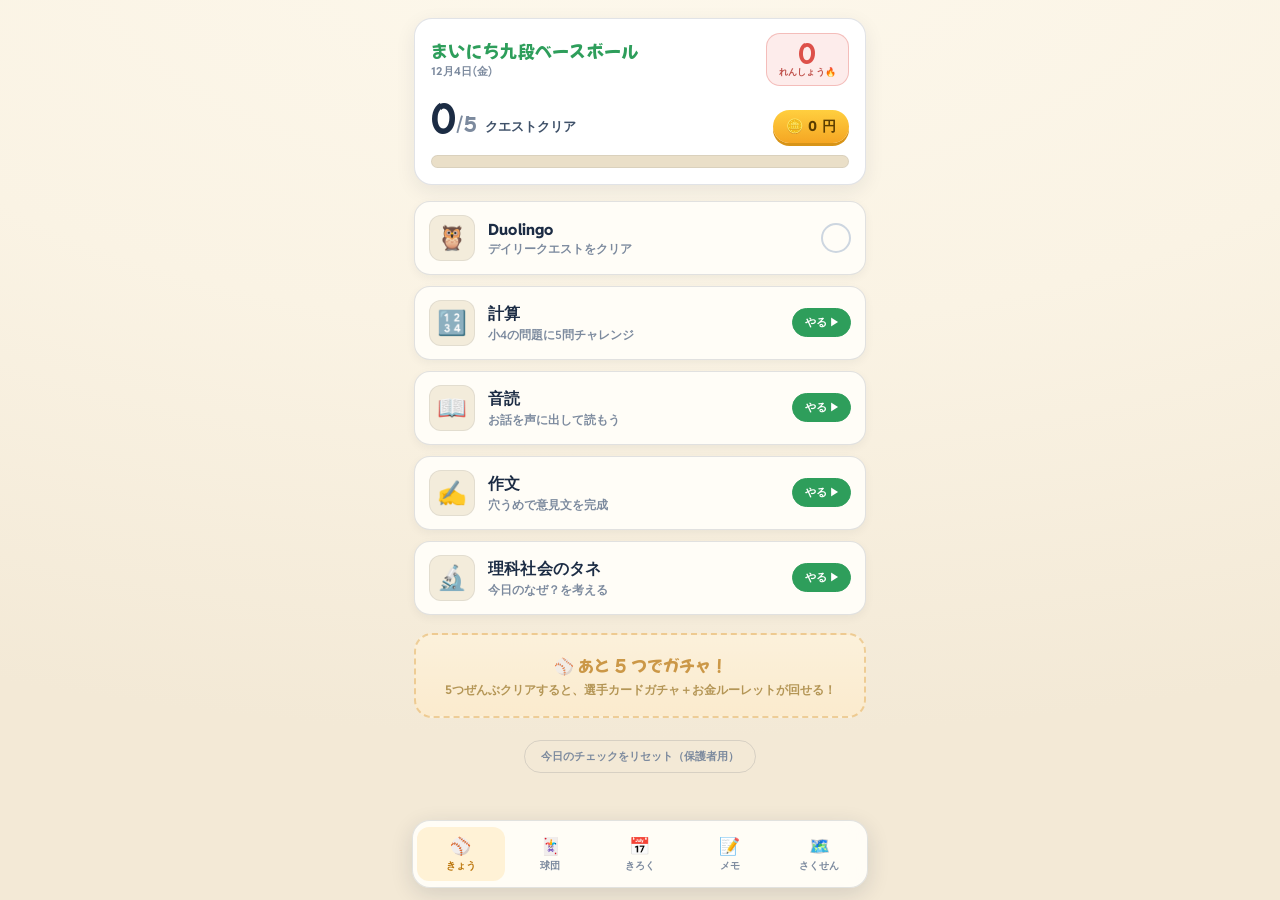
<file: source/backups/index_v11_backup.html>
<!DOCTYPE html>
<html lang="ja">
<head>
<meta charset="UTF-8">
<meta name="viewport" content="width=device-width, initial-scale=1.0, maximum-scale=1.0, user-scalable=no">
<title>まいにち九段ベースボール</title>
<style>
  @import url('https://fonts.googleapis.com/css2?family=Mochiy+Pop+One&family=Reddit+Sans:wght@400;600;800&display=swap');
  :root{
    --bg:#faf3e4;--bg2:#f3e9d6;--ink:#1c2c44;--ink2:#3f5169;--muted:#7c8a9e;
    --card:#fffdf7;--card2:#fff8ea;--line:rgba(28,44,68,.13);--line2:rgba(28,44,68,.08);
    --gold:#d4860a;--gold-deep:#bb750a;--gold-btn:#ffcf3f;--gold-btn2:#f5a623;
    --hit:#2ea556;--hit-light:#39b865;--hit-bg:#e7f6ec;--red:#dd5049;--red-bg:#fdeceb;
    --grass:#2e9e5b;
    --rN:#7d8da3;--rR:#2a9fd6;--rSR:#8259e6;--rSS:#d49a10;--rLG:#e0554a;
  }
  *{margin:0;padding:0;box-sizing:border-box;-webkit-tap-highlight-color:transparent;}
  html,body{height:100%;}
  body{font-family:'Reddit Sans','Hiragino Kaku Gothic ProN',sans-serif;
    background:radial-gradient(135% 90% at 50% -8%,#fdf8ec 0%,var(--bg) 50%,var(--bg2) 100%);
    color:var(--ink);min-height:100%;overflow-x:hidden;-webkit-text-size-adjust:100%;}
  .wrap{max-width:480px;margin:0 auto;padding:18px 14px 120px;position:relative;}

  .board{background:#fff;border:1.5px solid var(--line);border-radius:18px;padding:14px 16px 16px;position:relative;overflow:hidden;box-shadow:0 6px 20px rgba(28,44,68,.08);}
  .board-top{display:flex;justify-content:space-between;align-items:center;gap:10px;}
  .title{font-family:'Mochiy Pop One',sans-serif;font-size:17px;line-height:1.25;color:var(--grass);letter-spacing:.3px;}
  .date{font-size:11px;color:var(--muted);font-weight:700;margin-top:3px;letter-spacing:.3px;}
  .streak{text-align:center;background:var(--red-bg);border:1.5px solid rgba(221,80,73,.3);border-radius:14px;padding:6px 12px;min-width:74px;flex-shrink:0;}
  .streak .num{font-family:'Mochiy Pop One',sans-serif;font-size:24px;color:var(--red);line-height:1;}
  .streak .lbl{font-size:9px;color:#c0524c;font-weight:800;margin-top:2px;letter-spacing:.2px;}
  .count-row{display:flex;align-items:baseline;gap:8px;margin-top:14px;}
  .count-big{font-family:'Mochiy Pop One',sans-serif;font-size:34px;color:var(--ink);line-height:1;}
  .count-sub{font-size:13px;color:var(--ink2);font-weight:700;}
  .coin-chip{margin-left:auto;display:flex;align-items:center;gap:5px;background:linear-gradient(180deg,var(--gold-btn),var(--gold-btn2));color:#5a3d00;font-weight:800;font-size:14px;padding:7px 13px;border-radius:999px;box-shadow:0 3px 0 #d89417;}
  .bar{height:13px;background:#eadfc8;border-radius:99px;margin-top:12px;overflow:hidden;border:1px solid var(--line2);}
  .bar>i{display:block;height:100%;width:0;border-radius:99px;background:linear-gradient(90deg,var(--hit),var(--hit-light));transition:width .5s cubic-bezier(.2,.8,.2,1);}

  .quests{margin-top:16px;display:flex;flex-direction:column;gap:11px;}
  .quest{display:flex;align-items:center;gap:13px;background:var(--card);border:1.5px solid var(--line);border-radius:16px;padding:13px 14px;cursor:pointer;position:relative;transition:transform .12s,border-color .2s,background .2s;box-shadow:0 3px 10px rgba(28,44,68,.05);}
  .quest:active{transform:scale(.98);}
  .quest.done{background:var(--hit-bg);border-color:rgba(46,165,86,.4);}
  .qicon{width:46px;height:46px;flex-shrink:0;border-radius:12px;display:grid;place-items:center;font-size:24px;background:#f3ecdb;border:1px solid var(--line2);}
  .quest.done .qicon{background:#d6f0de;border-color:rgba(46,165,86,.3);}
  .qbody{flex:1;min-width:0;}
  .qname{font-weight:800;font-size:15.5px;color:var(--ink);letter-spacing:.2px;}
  .qdesc{font-size:11.5px;color:var(--muted);font-weight:600;margin-top:2px;line-height:1.35;}
  .quest.done .qname{color:#1e7a44;}
  .qgo{font-size:11px;font-weight:800;color:#fff;background:var(--grass);border:1px solid var(--grass);padding:6px 12px;border-radius:99px;flex-shrink:0;}
  .check{width:30px;height:30px;flex-shrink:0;border-radius:50%;border:2.5px solid #cdd6e0;display:grid;place-items:center;transition:all .2s;}
  .check svg{width:16px;height:16px;opacity:0;transform:scale(.4);transition:all .25s cubic-bezier(.2,1.4,.4,1);}
  .quest.done .check{background:var(--hit);border-color:var(--hit);box-shadow:0 0 10px rgba(46,165,86,.4);}
  .quest.done .check svg{opacity:1;transform:scale(1);}

  .gachabar{margin-top:18px;text-align:center;border-radius:18px;padding:18px;background:linear-gradient(180deg,#fff4dc,#ffeccb);border:2px dashed rgba(212,134,10,.45);opacity:.7;transition:opacity .4s;}
  .gachabar.on{opacity:1;border-style:solid;border-color:var(--gold-btn2);box-shadow:0 4px 20px rgba(245,166,35,.22);cursor:pointer;animation:gachapulse 1.6s infinite;}
  .gachabar .gt{font-family:'Mochiy Pop One',sans-serif;font-size:16px;color:var(--gold-deep);}
  .gachabar .gs{font-size:12px;color:#9a7320;font-weight:700;margin-top:5px;line-height:1.4;}
  .gachabar .gs b{color:var(--gold-deep);}
  .gachabar.done{opacity:.95;border-style:solid;border-color:rgba(46,165,86,.45);background:var(--hit-bg);animation:none;cursor:default;}
  .gachabar.done .gt{color:#1e7a44;}
  .gachabar.done .gs{color:#2c7a4c;}
  @keyframes gachapulse{0%,100%{box-shadow:0 4px 14px rgba(245,166,35,.18);}50%{box-shadow:0 4px 28px rgba(245,166,35,.4);}}

  .tabbar{position:fixed;left:50%;bottom:12px;transform:translateX(-50%);width:calc(100% - 24px);max-width:456px;background:rgba(255,253,247,.96);backdrop-filter:blur(10px);border:1.5px solid var(--line);border-radius:18px;display:flex;padding:6px 4px;gap:2px;z-index:30;box-shadow:0 6px 22px rgba(28,44,68,.14);}
  .tab{flex:1;text-align:center;padding:8px 1px;border-radius:12px;font-size:10px;font-weight:800;color:var(--muted);cursor:pointer;transition:all .2s;}
  .tab .ti{font-size:17px;display:block;margin-bottom:2px;}
  .tab.active{color:var(--gold-deep);background:#fff2d6;}

  .panel{display:none;}
  .panel.show{display:block;animation:fade .3s;}

  .sec-title{font-family:'Mochiy Pop One',sans-serif;font-size:15px;color:var(--ink);margin:24px 4px 2px;}
  .sec-sub{font-size:11.5px;color:var(--muted);font-weight:600;margin:0 4px 4px;line-height:1.5;}

  .stat-grid{display:grid;grid-template-columns:1fr 1fr;gap:11px;margin-top:16px;}
  .stat{background:var(--card);border:1.5px solid var(--line);border-radius:16px;padding:15px;text-align:center;box-shadow:0 3px 10px rgba(28,44,68,.05);}
  .stat .sn{font-family:'Mochiy Pop One',sans-serif;font-size:26px;color:var(--gold-deep);line-height:1.05;}
  .stat .sl{font-size:11px;color:var(--muted);font-weight:700;margin-top:6px;}
  .calhead{display:grid;grid-template-columns:repeat(7,1fr);gap:6px;margin-top:8px;}
  .calhead span{text-align:center;font-size:10px;color:var(--muted);font-weight:800;}
  .cal{display:grid;grid-template-columns:repeat(7,1fr);gap:6px;margin-top:6px;}
  .cal .cd{aspect-ratio:1;border-radius:9px;display:grid;place-items:center;font-size:12px;font-weight:700;background:#f3ecdb;border:1px solid var(--line2);color:var(--muted);}
  .cal .cd.win{background:linear-gradient(180deg,var(--hit-light),var(--hit));color:#fff;border-color:transparent;}
  .cal .cd.part{background:#fdebc4;color:var(--gold-deep);border-color:rgba(212,134,10,.3);}
  .cal .cd.today{outline:2px solid var(--gold-btn2);outline-offset:1px;}

  .coll-head{background:#fff;border:1.5px solid var(--line);border-radius:16px;padding:14px 16px;margin-top:16px;text-align:center;box-shadow:0 3px 10px rgba(28,44,68,.05);}
  .coll-head .ch-n{font-family:'Mochiy Pop One',sans-serif;font-size:30px;color:var(--gold-deep);}
  .coll-head .ch-l{font-size:12px;color:var(--muted);font-weight:700;margin-top:2px;}
  .coll-bar{height:10px;background:#eadfc8;border-radius:99px;margin-top:10px;overflow:hidden;}
  .coll-bar>i{display:block;height:100%;background:linear-gradient(90deg,var(--gold-btn),var(--gold-btn2));border-radius:99px;transition:width .5s;}
  .rar-group{margin-top:18px;}
  .rar-label{font-size:12px;font-weight:800;letter-spacing:.5px;margin:0 4px 8px;display:flex;align-items:center;gap:6px;}
  .card-grid{display:grid;grid-template-columns:repeat(3,1fr);gap:9px;}
  .pcard{aspect-ratio:.72;border-radius:12px;position:relative;overflow:hidden;display:flex;flex-direction:column;align-items:center;justify-content:center;padding:8px 5px;border:1.5px solid var(--line);background:#fff;text-align:center;box-shadow:0 2px 8px rgba(28,44,68,.06);}
  .pcard.locked{opacity:.9;background:#f1ebde;}
  .pcard .pe{font-size:30px;line-height:1;}
  .pcard .pn{font-size:9.5px;font-weight:800;margin-top:5px;line-height:1.2;color:var(--ink);}
  .pcard .pp{font-size:8px;font-weight:700;color:var(--muted);margin-top:2px;}
  .pcard .pcount{position:absolute;top:4px;right:5px;font-size:9px;font-weight:800;background:var(--ink);padding:1px 6px;border-radius:99px;color:#fff;}
  .pcard .plock{font-size:24px;color:#c2ccd8;}
  .pcard .pstars{font-size:8px;margin-top:3px;letter-spacing:-1px;}

  .screen{position:fixed;inset:0;z-index:50;background:radial-gradient(135% 90% at 50% -8%,#fdf8ec 0%,var(--bg) 55%,var(--bg2) 100%);display:none;flex-direction:column;}
  .screen.show{display:flex;animation:slideup .3s;}
  .scr-head{display:flex;align-items:center;gap:12px;padding:16px 16px 12px;border-bottom:1.5px solid var(--line);background:rgba(255,253,247,.9);}
  .scr-head .x{width:38px;height:38px;border-radius:11px;background:#f3ecdb;border:1px solid var(--line);display:grid;place-items:center;font-size:20px;cursor:pointer;flex-shrink:0;color:var(--ink2);}
  .scr-head .ht{font-family:'Mochiy Pop One',sans-serif;font-size:16px;color:var(--ink);}
  .scr-head .hs{font-size:11px;color:var(--muted);font-weight:600;margin-top:1px;}
  .scr-body{flex:1;overflow-y:auto;padding:16px;max-width:480px;margin:0 auto;width:100%;}
  .scr-foot{padding:12px 16px calc(12px + env(safe-area-inset-bottom));border-top:1.5px solid var(--line);max-width:480px;margin:0 auto;width:100%;background:rgba(255,253,247,.9);}

  .lvl-pill{display:inline-flex;align-items:center;gap:6px;font-size:11px;font-weight:800;color:var(--gold-deep);background:#fdebc4;border:1px solid rgba(212,134,10,.35);padding:5px 11px;border-radius:99px;white-space:nowrap;}
  .theme-tag{display:inline-flex;align-items:center;gap:5px;font-size:12px;font-weight:800;color:#1e7a44;background:var(--hit-bg);border:1px solid rgba(46,165,86,.35);padding:5px 12px;border-radius:99px;margin-bottom:12px;}

  .calc-card{background:#fff;border:1.5px solid var(--line);border-radius:20px;padding:26px 20px;text-align:center;margin-top:8px;box-shadow:0 4px 14px rgba(28,44,68,.07);}
  .calc-type{font-size:12px;font-weight:800;color:var(--muted);margin-bottom:10px;letter-spacing:.5px;}
  .calc-q{font-family:'Mochiy Pop One',sans-serif;font-size:38px;letter-spacing:1px;color:var(--ink);line-height:1.2;}
  .calc-input{margin-top:20px;width:100%;font-size:34px;text-align:center;font-family:'Mochiy Pop One',sans-serif;background:#fffdf7;border:2px solid var(--line);border-radius:14px;color:var(--gold-deep);padding:12px;outline:none;}
  .calc-input:focus{border-color:var(--gold-btn2);}
  .calc-progress{display:flex;justify-content:center;gap:6px;margin-top:16px;}
  .pip{width:13px;height:13px;border-radius:50%;background:#dde3ea;border:1px solid var(--line);}
  .pip.ok{background:var(--hit);border-color:var(--hit);}
  .pip.ng{background:var(--red);border-color:var(--red);}
  .feedback{min-height:24px;margin-top:14px;font-weight:800;font-size:15px;}
  .feedback.good{color:var(--hit);}
  .feedback.bad{color:#e0762b;}
  .hintbox{background:#fdf3da;border:1px solid rgba(212,134,10,.3);border-radius:12px;padding:12px 14px;margin-top:14px;font-size:13px;line-height:1.6;color:#7d5e15;text-align:left;display:none;}
  .hintbox.show{display:block;animation:fade .3s;}

  .btn{display:block;width:100%;border:none;border-radius:14px;font-family:inherit;font-weight:800;font-size:16px;padding:15px;cursor:pointer;transition:transform .1s;}
  .btn:active{transform:scale(.98);}
  .btn:disabled{opacity:.55;}
  .btn-gold{background:linear-gradient(180deg,var(--gold-btn),var(--gold-btn2));color:#5a3d00;box-shadow:0 4px 0 #d89417;}
  .btn-ghost{background:#f3ecdb;color:var(--ink2);border:1px solid var(--line);}
  .btn-green{background:linear-gradient(180deg,var(--hit-light),var(--hit));color:#fff;box-shadow:0 4px 0 #1f8048;}
  .btn-sm{padding:11px;font-size:14px;}

  .themes{display:grid;grid-template-columns:1fr 1fr;gap:10px;margin-top:10px;}
  .theme-chip{background:var(--card);border:1.5px solid var(--line);border-radius:14px;padding:18px 12px;text-align:center;cursor:pointer;transition:all .15s;}
  .theme-chip:active{transform:scale(.97);}
  .theme-chip .te{font-size:32px;}
  .theme-chip .tn{font-size:13px;font-weight:800;margin-top:6px;color:var(--ink);}

  .ai-card{background:#fff;border:1.5px solid var(--line);border-radius:16px;padding:18px;margin-top:14px;box-shadow:0 3px 12px rgba(28,44,68,.06);}
  .ai-story{font-size:18px;line-height:2.25;color:var(--ink);font-weight:600;}
  .ai-story rt{font-size:10px;color:var(--muted);font-weight:600;}
  .ai-label{font-size:11px;font-weight:800;color:var(--gold-deep);letter-spacing:.5px;margin-bottom:10px;display:flex;align-items:center;gap:6px;}
  .q-item{background:var(--card2);border:1px solid var(--line);border-radius:12px;padding:13px;margin-top:10px;}
  .q-item .qq{font-weight:800;font-size:14px;color:var(--ink);line-height:1.5;}
  .answer-area{width:100%;margin-top:10px;background:#fffdf7;border:2px solid var(--line);border-radius:12px;color:var(--ink);padding:12px;font-family:inherit;font-size:15px;line-height:1.6;resize:vertical;min-height:64px;outline:none;}
  .answer-area:focus{border-color:var(--gold-btn2);}
  .char-count{text-align:right;font-size:11px;color:var(--muted);font-weight:700;margin-top:4px;}
  .char-count.warn{color:var(--gold-deep);}

  .aozora-list{margin-top:12px;display:flex;flex-direction:column;gap:8px;}
  .aozora-item{display:flex;align-items:center;gap:11px;background:var(--card2);border:1px solid var(--line);border-radius:12px;padding:11px 13px;text-decoration:none;color:inherit;transition:all .15s;}
  .aozora-item:active{transform:scale(.98);background:#fbf2dd;}
  .aozora-item .ae{font-size:22px;flex-shrink:0;}
  .aozora-item .at{flex:1;min-width:0;}
  .aozora-item .atn{font-weight:800;font-size:14px;color:var(--ink);}
  .aozora-item .atm{font-size:11px;color:var(--muted);font-weight:600;margin-top:1px;}
  .aozora-item .arrow{font-size:14px;color:var(--muted);flex-shrink:0;}

  .tmpl-box{font-size:16px;line-height:2.3;color:var(--ink);font-weight:600;background:var(--card2);border:1px solid var(--line);border-radius:12px;padding:14px;margin-top:6px;}
  .tmpl-blank{display:inline-block;min-width:60px;border-bottom:2px solid var(--gold-btn2);color:var(--gold-deep);font-weight:800;text-align:center;padding:0 6px;}
  .tmpl-blank.filled{color:#1e7a44;border-color:var(--hit);}
  .blank-input{margin-top:10px;}
  .blank-input label{display:block;font-size:12.5px;font-weight:800;color:var(--gold-deep);margin-bottom:4px;}
  .blank-input .bhint{font-size:11px;color:var(--muted);font-weight:600;margin-bottom:5px;}
  .blank-input input{width:100%;background:#fffdf7;border:2px solid var(--line);border-radius:10px;color:var(--ink);padding:11px;font-family:inherit;font-size:15px;outline:none;}
  .blank-input input:focus{border-color:var(--gold-btn2);}
  .preview{background:#fdf3da;border:1px dashed rgba(212,134,10,.4);border-radius:12px;padding:14px;margin-top:14px;font-size:15px;line-height:2;color:var(--ink);font-weight:600;}
  .preview .pl{font-size:11px;font-weight:800;color:var(--gold-deep);letter-spacing:.5px;margin-bottom:8px;display:block;}

  .sensei-reply{background:var(--hit-bg);border:1.5px solid rgba(46,165,86,.35);border-radius:16px;padding:16px;margin-top:14px;}
  .sensei-reply .sr-head{display:flex;align-items:center;gap:8px;font-weight:800;color:#1e7a44;font-size:13px;margin-bottom:8px;}
  .sensei-reply .sr-body{font-size:14.5px;line-height:1.75;color:#234a32;white-space:pre-wrap;}

  .gemini-box{background:linear-gradient(180deg,#eef4ff,#e4edff);border:2px solid #b9cdf5;border-radius:16px;padding:16px;margin-top:14px;}
  .gemini-box .gb-head{font-weight:800;color:#3a5bb8;font-size:15px;display:flex;align-items:center;gap:7px;margin-bottom:4px;}
  .gemini-box .gb-sub{font-size:12px;color:#5a6b90;font-weight:700;line-height:1.5;margin-bottom:12px;}
  .gemini-steps{display:flex;gap:6px;margin-bottom:12px;}
  .gemini-steps .gstep{flex:1;text-align:center;font-size:10.5px;font-weight:800;color:#3a5bb8;background:#fff;border:1px solid #cdd9f0;border-radius:9px;padding:8px 3px;line-height:1.3;}
  .gemini-prompt{width:100%;background:#fff;border:1.5px solid #cdd9f0;border-radius:10px;color:#1c2c44;padding:11px;font-family:inherit;font-size:12.5px;line-height:1.6;resize:vertical;min-height:88px;outline:none;}
  .btn-copy{background:#fff;border:2px solid #5b7fd4;color:#2f4f9e;}
  .btn-gemini{background:linear-gradient(180deg,#5b8def,#466fd6);color:#fff;box-shadow:0 4px 0 #3a5bbd;text-decoration:none;display:flex;align-items:center;justify-content:center;gap:7px;}
  .copied-note{font-size:12.5px;font-weight:800;color:#1e7a44;text-align:center;margin-top:8px;min-height:18px;}
  .after-gemini{font-size:11.5px;font-weight:800;color:#7c8a9e;margin:18px 4px 0;text-align:center;}

  .choice-btn{display:flex;flex-direction:column;width:100%;text-align:left;background:var(--card);border:2px solid var(--line);border-radius:14px;padding:13px;margin-top:10px;cursor:pointer;font-family:inherit;transition:all .15s;box-shadow:0 2px 8px rgba(28,44,68,.05);}
  .choice-btn:active{transform:scale(.99);}
  .choice-btn:disabled{cursor:default;}
  .choice-row{display:flex;align-items:flex-start;gap:11px;}
  .choice-mark{flex-shrink:0;width:27px;height:27px;border-radius:8px;background:#f3ecdb;color:var(--ink2);font-weight:800;font-size:14px;display:grid;place-items:center;}
  .choice-text{font-size:14.5px;font-weight:700;color:var(--ink);line-height:1.5;padding-top:3px;}
  .choice-btn.selected{border-color:var(--gold-btn2);background:#fdf3da;}
  .choice-btn.selected .choice-mark{background:var(--gold-btn2);color:#fff;}
  .choice-btn.correct{border-color:var(--hit);background:var(--hit-bg);}
  .choice-btn.correct .choice-mark{background:var(--hit);color:#fff;}
  .choice-btn.wrong{opacity:.62;}
  .choice-btn.chosen-outline{box-shadow:0 0 0 2.5px rgba(28,44,68,.4);}
  .choice-comment{font-size:12px;font-weight:700;color:var(--ink2);margin-top:8px;line-height:1.55;padding-left:38px;}
  .choice-btn.correct .choice-comment{color:#1e7a44;}

  .ins-card{background:var(--card);border:1px solid var(--line);border-radius:14px;padding:14px;margin-top:12px;box-shadow:0 2px 8px rgba(28,44,68,.04);}
  .ins-h{font-size:13.5px;font-weight:800;color:var(--ink);margin-bottom:10px;}
  .ins-empty{font-size:12.5px;color:#9aa6b4;font-weight:700;padding:6px 0;}
  .ins-row{display:flex;align-items:center;gap:9px;margin-top:9px;}
  .ins-label{flex-shrink:0;width:104px;font-size:11.5px;font-weight:800;color:var(--ink2);line-height:1.3;}
  .ins-track{flex:1;height:14px;background:#eee6d4;border-radius:7px;overflow:hidden;}
  .ins-fill{height:100%;border-radius:7px;transition:width .5s ease;}
  .ins-val{flex-shrink:0;width:58px;text-align:right;font-size:12px;font-weight:800;color:var(--ink);}
  .ins-val .ins-n{display:block;font-size:9.5px;color:#9aa6b4;font-weight:700;}
  .ins-count-grid{display:grid;grid-template-columns:1fr 1fr;gap:8px;}
  .ins-count{background:#faf6ec;border:1px solid var(--line);border-radius:10px;padding:9px;}
  .ins-count .ic-th{font-size:11px;font-weight:800;color:var(--ink2);margin-bottom:4px;}
  .ins-count .ic-nums{display:flex;gap:12px;font-size:13px;font-weight:800;color:var(--ink);}
  .ins-comment{background:linear-gradient(180deg,#eafaf0,#e2f5ea);border:1.5px solid #b6e2c6;border-radius:14px;padding:13px;margin-top:14px;font-size:12.5px;font-weight:700;color:#1e5836;line-height:1.7;}
  .ins-auto{background:#eef4ff;border:1px solid #cdd9f0;border-radius:12px;padding:11px 13px;margin-top:10px;font-size:11.5px;font-weight:700;color:#3a5bb8;line-height:1.6;}
  .nigate-box{background:linear-gradient(180deg,#fff3e0,#ffe9cc);border:2px solid #f3c98a;border-radius:16px;padding:16px;margin:16px 0;box-shadow:0 3px 10px rgba(224,160,18,.12);}
  .nigate-box.clear{background:linear-gradient(180deg,#eafaf0,#e2f5ea);border-color:#b6e2c6;}
  .nigate-box .nb-h{font-size:16px;font-weight:800;color:#b8800a;}
  .nigate-box.clear .nb-h{color:#1e7a44;}
  .nigate-box .nb-s{font-size:12.5px;font-weight:700;color:#7d5e15;line-height:1.6;margin-top:5px;}
  .nigate-box.clear .nb-s{color:#1e5836;}

  .loading{text-align:center;padding:40px 16px;color:var(--muted);font-weight:700;font-size:14px;}
  .loading .dots{display:inline-block;animation:blink 1.2s infinite;}
  .spinner{width:42px;height:42px;border:4px solid rgba(28,44,68,.12);border-top-color:var(--gold-btn2);border-radius:50%;margin:0 auto 16px;animation:spin 1s linear infinite;}

  .log-item{background:var(--card);border:1.5px solid var(--line);border-radius:13px;padding:13px;margin-top:10px;box-shadow:0 2px 8px rgba(28,44,68,.05);}
  .log-meta{display:flex;justify-content:space-between;font-size:11px;color:var(--muted);font-weight:700;margin-bottom:6px;}
  .log-tag{font-size:10px;font-weight:800;padding:2px 8px;border-radius:99px;background:#fdebc4;color:var(--gold-deep);}
  .log-q{font-size:12.5px;color:var(--ink2);font-weight:700;line-height:1.5;}
  .log-a{font-size:13.5px;color:var(--ink);line-height:1.6;margin-top:5px;padding-left:10px;border-left:2px solid var(--line);}

  .roadmap{margin-top:14px;display:flex;flex-direction:column;gap:10px;}
  .rm{background:var(--card);border:1.5px solid var(--line);border-radius:14px;padding:13px 14px;box-shadow:0 2px 8px rgba(28,44,68,.05);}
  .rm .rmh{display:flex;align-items:center;gap:9px;font-weight:800;font-size:14.5px;color:var(--ink);}
  .rm .rmh .e{font-size:19px;}
  .rm .rmh .tag{margin-left:auto;font-size:9.5px;font-weight:800;padding:3px 8px;border-radius:99px;letter-spacing:.3px;}
  .tag.top{background:#fdebc4;color:var(--gold-deep);border:1px solid rgba(212,134,10,.35);}
  .tag.keep{background:var(--hit-bg);color:#1e7a44;border:1px solid rgba(46,165,86,.35);}
  .rm ul{margin:9px 0 0;padding-left:18px;}
  .rm li{font-size:12.5px;color:var(--ink2);line-height:1.6;margin-bottom:3px;}

  .reset{margin:22px auto 0;display:block;background:none;border:1px solid var(--line);color:var(--muted);font-size:11px;font-weight:700;padding:8px 16px;border-radius:99px;cursor:pointer;}

  .burst{position:fixed;inset:0;pointer-events:none;z-index:90;}
  .spark{position:absolute;width:11px;height:11px;border-radius:2px;will-change:transform,opacity;}

  .gacha{position:fixed;inset:0;z-index:80;display:none;flex-direction:column;align-items:center;justify-content:center;padding:24px;background:radial-gradient(120% 80% at 50% 25%,#fff6e0 0%,#f6ecd8 65%,#efe3cd 100%);text-align:center;overflow:hidden;}
  .gacha.show{display:flex;animation:fade .3s;}
  .gacha-step{width:100%;max-width:340px;display:flex;flex-direction:column;align-items:center;}
  .gacha-h{font-family:'Mochiy Pop One',sans-serif;font-size:20px;color:var(--gold-deep);margin-bottom:6px;}
  .gacha-sub{font-size:13px;color:var(--ink2);font-weight:700;margin-bottom:22px;line-height:1.5;}

  .pack{width:160px;height:210px;border-radius:18px;cursor:pointer;position:relative;background:linear-gradient(145deg,#fff,#fdf3da);border:3px solid var(--gold-btn2);display:grid;place-items:center;box-shadow:0 12px 36px rgba(212,134,10,.28),inset 0 2px 10px rgba(255,255,255,.6);animation:packfloat 2.2s ease-in-out infinite;}
  .pack:active{transform:scale(.96);}
  .pack .pball{font-size:74px;animation:packspin 3s linear infinite;}
  .pack .ptap{position:absolute;bottom:14px;font-size:12px;font-weight:800;color:#fff;background:var(--gold-btn2);padding:5px 14px;border-radius:99px;box-shadow:0 2px 6px rgba(212,134,10,.3);}
  @keyframes packfloat{0%,100%{transform:translateY(0)}50%{transform:translateY(-10px)}}
  @keyframes packspin{0%{transform:rotate(0)}100%{transform:rotate(360deg)}}

  .reveal-card{width:200px;height:280px;border-radius:18px;position:relative;display:flex;flex-direction:column;align-items:center;justify-content:center;padding:18px;border:3px solid var(--gold-btn2);background:#fff;box-shadow:0 0 50px var(--cardglow,rgba(245,166,35,.5)),0 10px 30px rgba(28,44,68,.18);animation:cardpop .6s cubic-bezier(.2,1.4,.4,1);overflow:hidden;}
  .reveal-card::before{content:'';position:absolute;inset:0;background:linear-gradient(145deg,var(--cardbg1,#fff4dc),var(--cardbg2,#ffe8c0));opacity:.55;z-index:0;}
  .reveal-card>*{position:relative;z-index:1;}
  .reveal-card .rc-rar{font-size:13px;font-weight:800;letter-spacing:1px;color:var(--cardcolor,#333);}
  .reveal-card .rc-stars{font-size:18px;margin:4px 0 12px;letter-spacing:-1px;}
  .reveal-card .rc-e{font-size:80px;line-height:1;filter:drop-shadow(0 4px 8px rgba(28,44,68,.25));}
  .reveal-card .rc-n{font-family:'Mochiy Pop One',sans-serif;font-size:16px;margin-top:14px;color:var(--ink);line-height:1.25;}
  .reveal-card .rc-p{font-size:11px;font-weight:700;color:var(--ink2);margin-top:4px;}
  .reveal-card .rc-new{position:absolute;top:10px;right:-2px;font-size:10px;font-weight:800;background:var(--rLG);color:#fff;padding:3px 12px;border-radius:4px;box-shadow:0 2px 6px rgba(28,44,68,.25);}
  @keyframes cardpop{0%{transform:scale(.3) rotate(-12deg);opacity:0}60%{transform:scale(1.08) rotate(3deg)}100%{transform:scale(1) rotate(0);opacity:1}}

  .roulette{width:100%;max-width:300px;height:120px;border-radius:16px;border:3px solid var(--gold-btn2);background:#fffdf7;overflow:hidden;position:relative;box-shadow:inset 0 0 24px rgba(28,44,68,.1);}
  .roulette::before,.roulette::after{content:'';position:absolute;left:0;right:0;height:36px;z-index:2;pointer-events:none;}
  .roulette::before{top:0;background:linear-gradient(180deg,#fffdf7,transparent);}
  .roulette::after{bottom:0;background:linear-gradient(0deg,#fffdf7,transparent);}
  .roulette .needle{position:absolute;top:50%;left:0;right:0;height:48px;transform:translateY(-50%);border-top:2px solid var(--gold-btn2);border-bottom:2px solid var(--gold-btn2);z-index:3;pointer-events:none;background:rgba(245,166,35,.08);}
  .roul-strip{position:absolute;left:0;right:0;top:0;will-change:transform;}
  .roul-item{height:48px;display:flex;align-items:center;justify-content:center;font-family:'Mochiy Pop One',sans-serif;font-size:30px;color:var(--ink);}
  .roul-item.big{color:var(--gold-deep);}

  .gacha-result{font-family:'Mochiy Pop One',sans-serif;font-size:46px;color:var(--gold-deep);margin-top:4px;animation:pop .5s;}
  .gacha-total{font-size:14px;color:var(--ink2);font-weight:700;margin-top:14px;}
  .gacha-total b{color:var(--gold-deep);font-size:20px;font-family:'Mochiy Pop One',sans-serif;}
  .gacha-btn{margin-top:26px;background:linear-gradient(180deg,var(--gold-btn),var(--gold-btn2));border:none;color:#5a3d00;font-weight:800;font-size:16px;padding:14px 38px;border-radius:99px;cursor:pointer;box-shadow:0 4px 0 #d89417;font-family:inherit;}
  .gacha-btn:active{transform:scale(.97);}

  @keyframes pop{0%{transform:scale(.8);opacity:0}60%{transform:scale(1.04)}100%{transform:scale(1);opacity:1}}
  @keyframes fade{from{opacity:0}to{opacity:1}}
  @keyframes slideup{from{transform:translateY(30px);opacity:0}to{transform:translateY(0);opacity:1}}
  @keyframes spin{to{transform:rotate(360deg)}}
  @keyframes blink{0%,100%{opacity:.35}50%{opacity:1}}
  @media (prefers-reduced-motion:reduce){*{animation:none!important;transition:none!important;}}

</style>
</head>
<body>
<div class="wrap">
  <div class="panel show" id="panel-today">
    <div class="board">
      <div class="board-top">
        <div><div class="title">まいにち九段ベースボール</div><div class="date" id="dateLabel">--</div></div>
        <div class="streak"><div class="num" id="streakNum">0</div><div class="lbl">れんしょう🔥</div></div>
      </div>
      <div class="count-row">
        <span class="count-big"><span id="doneNum">0</span><span style="font-size:18px;color:#7c8a9e">/5</span></span>
        <span class="count-sub">クエストクリア</span>
        <span class="coin-chip">🪙 <span id="coinTotal">0</span>円</span>
      </div>
      <div class="bar"><i id="barFill"></i></div>
    </div>
    <div class="quests" id="questList"></div>
    <div class="gachabar" id="gachaBar">
      <div class="gt" id="gachaT">⚾ あと 5 つでガチャ！</div>
      <div class="gs" id="gachaS">5つぜんぶクリアすると、選手カードガチャ＋お金ルーレットが回せる！</div>
    </div>
    <button class="reset" id="resetBtn">今日のチェックをリセット（保護者用）</button>
  </div>

  <div class="panel" id="panel-zukan">
    <div class="board"><div class="board-top"><div><div class="title">ぼくの球団</div><div class="date">集めた選手カード図鑑</div></div></div></div>
    <div class="coll-head">
      <div class="ch-n"><span id="collGot">0</span> / <span id="collTotal">0</span></div>
      <div class="ch-l">選手カード コンプリート率</div>
      <div class="coll-bar"><i id="collBar"></i></div>
    </div>
    <div id="collBody"></div>
  </div>

  <div class="panel" id="panel-record">
    <div class="board"><div class="board-top"><div><div class="title">きろく</div><div class="date">これまでのがんばり</div></div></div></div>
    <div class="stat-grid">
      <div class="stat"><div class="sn" id="stTotal">0</div><div class="sl">ホームランの日</div></div>
      <div class="stat"><div class="sn" id="stBest">0</div><div class="sl">さいこう連勝🔥</div></div>
      <div class="stat"><div class="sn" id="stYen">0</div><div class="sl">ためた金額(円)</div></div>
      <div class="stat"><div class="sn" id="stCalc" style="font-size:17px">小4 きほん</div><div class="sl">計算のレベル</div></div>
    </div>
    <div id="nigateCard"></div>
    <div class="sec-title">カレンダー</div>
    <div class="sec-sub">緑=ぜんぶクリア / 黄=とちゅうまで</div>
    <div class="calhead"><span>日</span><span>月</span><span>火</span><span>水</span><span>木</span><span>金</span><span>土</span></div>
    <div class="cal" id="calGrid"></div>
    <div class="sec-title" style="margin-top:26px">📊 学習のみえる化</div>
    <div class="sec-sub">どこが伸びていて、どこがもう一歩か、ひと目でわかります（保護者むけ）</div>
    <div id="insights"></div>
  </div>

  <div class="panel" id="panel-parent">
    <div class="board"><div class="board-top"><div><div class="title">先生メモ</div><div class="date">息子さんの答え・先生の講評（保護者用）</div></div></div></div>
    <div class="sec-sub" style="margin-top:14px;">作文・音読・理科社会で、息子さんが書いた答えとAI先生の講評がここに残ります。新しい順。ときどき目を通して、明らかな間違いがあれば教えてあげてください。</div>
    <div id="logList"></div>
  </div>

  <div class="panel" id="panel-plan">
    <div class="board"><div class="board-top"><div><div class="title">さくせん</div><div class="date">九段中をめざすロードマップ</div></div></div></div>
    <div class="sec-title">5つのデイリークエスト → ガチャ</div>
    <div class="sec-sub">5つクリアでガチャが回せる。毎日つづけると約1か月で1,400円ペース。</div>
    <div class="roadmap">
      <div class="rm"><div class="rmh"><span class="e">🦉</span>Duolingo<span class="tag keep">毎日</span></div><ul><li>デイリークエストをクリア（保護者が確認）</li></ul></div>
      <div class="rm"><div class="rmh"><span class="e">🔢</span>計算<span class="tag top">最優先</span></div><ul><li>小4の問題（筆算・九九・わり算・□・割合）をまんべんなく</li><li>正答率で「きほん→ひょうじゅん→はってん」へ自動調整</li></ul></div>
      <div class="rm"><div class="rmh"><span class="e">📖</span>音読<span class="tag top">最優先</span></div><ul><li>えらんだテーマで先生が10分音読用の長めのお話を書く</li><li>青空文庫の名作も読める</li></ul></div>
      <div class="rm"><div class="rmh"><span class="e">✍️</span>作文<span class="tag keep">穴うめ式</span></div><ul><li>空欄をうめるだけで200字の意見文が完成</li></ul></div>
      <div class="rm"><div class="rmh"><span class="e">🔬</span>理科・社会のタネ</div><ul><li>えらんだテーマで「今日のなぜ？」を考える</li></ul></div>
    </div>
    <div class="sec-title">九段中のしくみ（保護者メモ）</div>
    <div class="sec-sub">報告書200＋適性1(国語)200＋適性2(資料)300＋適性3(理数)300＝1000点。配点の6割が算数・理科・資料系。報告書は小4から入るので学校の成績も大事。</div>
    <button class="reset" id="resetAllBtn">全データを初期化（保護者用）</button>
  </div>
</div>

<div class="tabbar">
  <div class="tab active" data-tab="today"><span class="ti">⚾</span>きょう</div>
  <div class="tab" data-tab="zukan"><span class="ti">🃏</span>球団</div>
  <div class="tab" data-tab="record"><span class="ti">📅</span>きろく</div>
  <div class="tab" data-tab="parent"><span class="ti">📝</span>メモ</div>
  <div class="tab" data-tab="plan"><span class="ti">🗺️</span>さくせん</div>
</div>

<div class="screen" id="screen"><div id="screenInner"></div></div>
<div class="gacha" id="gacha"><div id="gachaInner"></div></div>
<div class="burst" id="burst"></div>

<script>
// ===== 内蔵コンテンツ＋アプリ本体（オフライン・単体動作版 v5）=====
// ============ 内蔵コンテンツ：音読 ============
// 各話 {t:タイトル, s:本文(《》ふりがな), q:読みとり質問, a:模範要約例}
const READINGS={
baseball:[
 {t:'はじめてのホームラン',s:'ユウタは、いつも空振《からぶ》りばかりの一年生だった。チームでいちばん下手《へた》だと言われ、くやしくて毎日《まいにち》、家のかべに向《む》かってボールを打《う》ち続《つづ》けた。手にまめができても、やめなかった。むかえた試合《しあい》の日。ピッチャーが投《な》げた球《たま》を、ユウタは思いきりふった。カキーンと高《たか》い音《おと》がして、ボールは青空《あおぞら》へ消《き》えていった。生《う》まれてはじめてのホームランだった。ベンチのみんなが、なみだを流《なが》してよろこんでくれた。下手でも、あきらめずに続けた人だけが見《み》られる景色《けしき》が、そこにはあった。',q:'ユウタはどうやってホームランを打てるようになったのかな？',a:'下手だと言われたユウタが、毎日かべに向かって練習を続けて、試合ではじめてホームランを打った話。'},
 {t:'大谷選手の二刀流',s:'大谷翔平《おおたにしょうへい》という選手《せんしゅ》は、ピッチャーとバッターの両方《りょうほう》をこなす「二刀流《にとうりゅう》」で世界《せかい》をおどろかせた。ふつう、投《な》げる練習《れんしゅう》と打《う》つ練習は別《べつ》のもので、両方を一流《いちりゅう》にするのはむりだと言われていた。でも大谷選手は、子《こ》どものころからの夢《ゆめ》をあきらめなかった。だれよりも体《からだ》をきたえ、食事《しょくじ》や睡眠《すいみん》まで考《かんが》えぬいた。「できない」と言われたことを「できる」に変《か》えたのだ。今《いま》では世界中《せかいじゅう》の子どもたちが、大谷選手を見《み》て夢を持《も》つようになった。',q:'なぜ大谷選手はすごいと言われているのかな？',a:'むりだと言われた二刀流を、夢をあきらめず努力して実現し、世界をおどろかせた話。'},
 {t:'サッカーボールのひみつ',s:'サッカーボールをよく見《み》ると、白《しろ》と黒《くろ》の四角《しかく》や五角形《ごかくけい》がつなぎ合《あ》わさってできている。なぜ、わざわざこんな形《かたち》にするのだろう。じつは、平《たい》らな板《いた》をたくさんつなげると、きれいな丸《まる》い球《きゅう》に近《ちか》づくからだ。丸《まる》ければ丸いほど、まっすぐ転《ころ》がり、思《おも》ったところへ飛《と》んでいく。白と黒のもようにも理由《りゆう》がある。昔《むかし》の白黒《しろくろ》テレビでも、ボールがどう回転《かいてん》しているか見《み》やすくするためだったのだ。あたりまえに見えるものにも、考《かんが》えぬかれた工夫《くふう》がかくれている。',q:'サッカーボールが白と黒のもようなのは、なぜだった？',a:'たくさんの板をつなげて丸い形にするため、白黒は回転を見やすくするための工夫だという話。'},
 {t:'イチローのバット',s:'イチローという選手《せんしゅ》は、自分《じぶん》の道具《どうぐ》をとても大切《たいせつ》にすることで有名《ゆうめい》だった。試合《しあい》が終《お》わると、グローブを毎回《まいかい》ていねいにみがき、バットは専用《せんよう》のケースに入《い》れて、しめった場所《ばしょ》に置《お》かないようにした。「道具を大事《だいじ》にしない人《ひと》は、よいプレーはできない」と考《かんが》えていたからだ。小《ちい》さなことを、だれよりもきちんと続《つづ》ける。その積《つ》み重《かさ》ねが、世界《せかい》の記録《きろく》を作《つく》る選手をささえていた。天才《てんさい》と呼《よ》ばれた人《ひと》は、じつはいちばん地道《じみち》な人《ひと》だったのだ。',q:'イチローはどんなことを大切にしていたのかな？',a:'道具をていねいに手入れし、小さなことを地道に続けることを大切にしていたという話。'},
 {t:'円陣のかけ声',s:'試合《しあい》が始《はじ》まる前《まえ》、選手《せんしゅ》たちは肩《かた》を組《く》んで円《えん》になり、大《おお》きな声《こえ》でかけ声《ごえ》を出《だ》す。これを「円陣《えんじん》」という。なぜ、わざわざ集《あつ》まって声を出すのだろう。じつは、みんなで同《おな》じ言葉《ことば》をさけぶと、きんちょうがやわらぎ、心《こころ》が一《ひと》つになるからだ。一人《ひとり》ではこわい相手《あいて》も、仲間《なかま》といっしょなら立《た》ち向《む》かえる。スポーツは体《からだ》の力《ちから》だけでなく、心の力もとても大事《だいじ》なのだ。声を出すという小《ちい》さな行動《こうどう》が、チーム全体《ぜんたい》を強《つよ》くしている。',q:'円陣を組んで声を出すのは、なぜなのかな？',a:'みんなで声を出すことで、きんちょうがやわらぎ、心が一つになってチームが強くなるという話。'},
],
nature:[
 {t:'ティラノサウルスの目',s:'恐竜《きょうりゅう》の王様《おうさま》、ティラノサウルスは、するどい歯《は》と大《おお》きな体《からだ》で有名《ゆうめい》だ。でも、もっとすごいのは「目《め》」だったと言《い》われている。ティラノサウルスの目は前向《まえむ》きについていて、二《ふた》つの目で同《おな》じものを見《み》ることができた。すると、えものまでのきょりが正確《せいかく》にわかる。だから、にげる動物《どうぶつ》にとびかかるのが上手《じょうず》だったのだ。今《いま》のワシやタカも、同じように前向きの目を持《も》っている。体の大きさだけでなく、目のしくみまで、かりに向《む》いた体だったのだ。',q:'ティラノサウルスの目には、どんなひみつがあった？',a:'前向きの目で二つの目を使い、えものまでのきょりを正確につかめたから、かりが上手だったという話。'},
 {t:'宇宙にうかぶ理由',s:'宇宙飛行士《うちゅうひこうし》は、宇宙船《うちゅうせん》の中《なか》でフワフワとうかんでいる。なぜ重《おも》さがなくなるのだろう。じつは、重さがゼロになっているわけではない。宇宙船は地球《ちきゅう》のまわりをものすごい速《はや》さで回《まわ》り続《つづ》けていて、ずっと「落《お》ち続《つづ》けている」状態《じょうたい》なのだ。落ちながら前《まえ》に進《すす》むので、地面《じめん》にぶつからずに回り続ける。その中《なか》にいる人《ひと》も、いっしょに落ち続けているから、うかんでいるように感《かん》じる。ふしぎに見《み》えることも、よく考《かんが》えると、ちゃんと理由《りゆう》があるのだ。',q:'宇宙飛行士がうかんで見えるのは、なぜなのかな？',a:'宇宙船が地球のまわりを回りながらずっと落ち続けていて、中の人も一緒に落ちているからうかんで見えるという話。'},
 {t:'ホタルの光',s:'夏《なつ》の夜《よる》、ホタルはおしりを光《ひか》らせて飛《と》ぶ。あの光は、熱《あつ》くないのにかがやく、ふしぎな光だ。ホタルの体《からだ》の中《なか》には、光のもとになる特別《とくべつ》な物質《ぶっしつ》があり、それが空気《くうき》とまざると光る。電球《でんきゅう》のように熱《ねつ》を出《だ》さないので、エネルギーをむだにしない、とてもすぐれた光なのだ。ホタルはこの光で、なかまに「ここにいるよ」と知《し》らせ合《あ》っている。小《ちい》さな虫《むし》が、人間《にんげん》のすごい技術《ぎじゅつ》より上手《じょうず》に光を作《つく》っている。自然《しぜん》には、まだまだ学《まな》ぶことがたくさんある。',q:'ホタルはどうやって光っているのかな？',a:'体の中の特別な物質が空気とまざって、熱を出さずに光り、なかまと知らせ合っているという話。'},
 {t:'わたり鳥の地図',s:'秋《あき》になると、ツバメなどのわたり鳥《どり》は、何千《なんぜん》キロもはなれた南《みなみ》の国《くに》へ飛《と》んでいく。地図《ちず》もないのに、どうして道《みち》がわかるのだろう。研究《けんきゅう》によると、わたり鳥は太陽《たいよう》や星《ほし》の位置《いち》を目印《めじるし》にしたり、地球《ちきゅう》の見《み》えない力《ちから》を感《かん》じたりして、方向《ほうこう》を知《し》るらしい。さらにおどろくのは、子《こ》どもの鳥が、一度《いちど》も行《い》ったことのない場所《ばしょ》へ、自分《じぶん》だけでたどりつけることだ。生《う》まれつき、体《からだ》の中《なか》に地図を持《も》っているのかもしれない。自然《しぜん》のふしぎは、人間《にんげん》の想像《そうぞう》をこえている。',q:'わたり鳥は、どうやって遠い国まで道がわかるのかな？',a:'太陽や星の位置や地球の力を感じて方向を知り、行ったことのない場所にもたどりつけるという話。'},
 {t:'クモの糸の強さ',s:'クモがはる細《ほそ》い糸《いと》は、見《み》た目《め》は弱《よわ》そうなのに、じつはおどろくほど強《つよ》い。同《おな》じ太《ふと》さの鉄《てつ》とくらべても、クモの糸のほうが切《き》れにくいと言《い》われている。しかも、よくのびるので、虫《むし》がぶつかってもやぶれずに、しっかりつかまえることができる。人間《にんげん》は、このクモの糸のひみつをまねして、新《あたら》しい丈夫《じょうぶ》な材料《ざいりょう》を作《つく》ろうとしている。小《ちい》さな生《い》き物《もの》のしくみが、未来《みらい》の技術《ぎじゅつ》のヒントになるのだ。身近《みぢか》な自然《しぜん》をよく見《み》ると、すごい発見《はっけん》がかくれている。',q:'クモの糸のすごいところは、どんなところかな？',a:'細いのに鉄より強くてよくのび、人間が新しい材料のヒントにしようとしているという話。'},
],
mecha:[
 {t:'新幹線の鼻',s:'新幹線《しんかんせん》の先頭《せんとう》は、鳥《とり》のくちばしのように長《なが》くとがっている。なぜ、あんな形《かたち》をしているのだろう。昔《むかし》、新幹線がトンネルに入《はい》るとき、大《おお》きな音《おと》が鳴《な》ってこまっていた。そこで技術者《ぎじゅつしゃ》たちは、水《みず》にすばやくとびこむ鳥「カワセミ」のくちばしに注目《ちゅうもく》した。あの形《かたち》をまねて先頭を作《つく》ると、空気《くうき》をうまく切《き》りさいて、音が小《ちい》さくなったのだ。自然《しぜん》の生《い》き物《もの》から学《まな》んで、問題《もんだい》を解決《かいけつ》したのである。よく見《み》て、よく考《かんが》える人《ひと》が、新《あたら》しいものを生《う》み出《だ》す。',q:'新幹線の先頭が長くとがっているのは、なぜかな？',a:'カワセミのくちばしをまねて空気を切りさき、トンネルでの大きな音を小さくするためだという話。'},
 {t:'ロボットそうじ機の頭脳',s:'自動《じどう》でゆかをそうじするロボットは、ぶつからずに部屋《へや》中《じゅう》をきれいにする。どうやって道《みち》を見《み》つけているのだろう。ロボットの中《なか》には、まわりを感《かん》じるセンサーが入《はい》っていて、かべやイスにぶつかる前《まえ》に向《む》きを変《か》える。さらに、どこをそうじしたか覚《おぼ》えていて、同《おな》じ場所《ばしょ》ばかりやらないようにしている。人間《にんげん》が決《き》めたルールにしたがって、自分《じぶん》で考《かんが》えて動《うご》いているのだ。これからのロボットは、もっとかしこくなって、わたしたちの生活《せいかつ》を助《たす》けてくれるだろう。便利《べんり》な機械《きかい》の中《なか》には、たくさんの工夫《くふう》がつまっている。',q:'そうじロボットは、どうやってぶつからずに動いているのかな？',a:'センサーでまわりを感じて向きを変え、そうじした場所を覚えて動いているという話。'},
 {t:'エレベーターのつな',s:'高《たか》いビルのエレベーターは、太《ふと》いつなで箱《はこ》をつり上《あ》げている。もし、そのつなが切《き》れたらと考《かんが》えると、こわくなる。でも、安心《あんしん》していい。エレベーターには、つなが切れても箱が落《お》ちないように、自動《じどう》でブレーキがかかるしくみがついている。スピードが出《で》すぎると、すぐに金具《かなぐ》がレールをつかんで止《と》めるのだ。しかも、つなは一本《いっぽん》ではなく、何本《なんぼん》もまとめて使《つか》われている。安全《あんぜん》のために、いくつもの備《そな》えが重《かさ》ねられている。便利《べんり》な機械《きかい》は、見《み》えないところで人《ひと》を守《まも》っているのだ。',q:'エレベーターは、つなが切れても落ちないのはなぜかな？',a:'自動でブレーキがかかるしくみがあり、つなも何本も使われていて、安全のための備えが重ねられているという話。'},
 {t:'信号機の色',s:'道《みち》の信号機《しんごうき》は、赤《あか》・黄《き》・青《あお》の三《みっ》つの色《いろ》でできている。なぜこの三色《さんしょく》なのだろう。赤は、遠《とお》くからでもいちばん目立《めだ》つ色《いろ》なので、「止《と》まれ」というあぶない合図《あいず》に使《つか》われている。青《あお》(緑《みどり》)は赤の反対《はんたい》で安心《あんしん》を感《かん》じる色《いろ》、黄《き》はその間《あいだ》の「注意《ちゅうい》」だ。世界中《せかいじゅう》どこの国《くに》へ行《い》っても、だいたい同《おな》じ色が使われている。みんなが同じルールを知《し》っているから、言葉《ことば》が通《つう》じない人《ひと》どうしでも、安全《あんぜん》に道路《どうろ》を使《つか》えるのだ。色《いろ》には、人《ひと》を動《うご》かす力《ちから》がある。',q:'信号の「止まれ」が赤色なのは、なぜかな？',a:'赤は遠くからいちばん目立つ色だから、あぶない合図に使われていて、世界中で同じルールになっているという話。'},
 {t:'飛行機が飛ぶわけ',s:'何百《なんびゃく》人《にん》も乗《の》った重《おも》い飛行機《ひこうき》が、どうして空《そら》を飛《と》べるのだろう。ひみつは「つばさ」の形《かたち》にある。飛行機のつばさは、上《うえ》がふくらんだ形《かたち》をしていて、速《はや》く進《すす》むと、つばさの上を流《なが》れる空気《くうき》と下《した》を流れる空気の速《はや》さに差《さ》ができる。すると、つばさを上《うえ》へおし上《あ》げる力《ちから》が生《う》まれるのだ。この力を「揚力《ようりょく》」という。エンジンで前《まえ》に進《すす》む力《ちから》と、つばさが生《う》む上向《うわむ》きの力《ちから》。二《ふた》つの力《ちから》が合《あ》わさって、巨大《きょだい》な機体《きたい》が空にうかぶ。科学《かがく》の力《ちから》は、人《ひと》の夢《ゆめ》をかなえてきた。',q:'飛行機が空を飛べるのは、何のおかげかな？',a:'つばさの形で上下の空気の速さに差ができて上向きの力が生まれ、エンジンの力と合わさって飛べるという話。'},
],
history:[
 {t:'徳川家康のがまん',s:'徳川家康《とくがわいえやす》は、戦国《せんごく》の世《よ》を勝《か》ちぬいて、平和《へいわ》な江戸《えど》時代《じだい》を作《つく》った人《ひと》だ。家康は、子《こ》どものころ、他《ほか》の大名《だいみょう》の家《いえ》に人質《ひとじち》として預《あず》けられ、長《なが》い間《あいだ》つらい思《おも》いをした。でも、すぐにあばれたりせず、じっとがまんして力《ちから》をたくわえた。「あわてず、時《とき》を待《ま》つ」ことを知《し》っていたのだ。ライバルがほろびていく中《なか》で、最後《さいご》まで生《い》き残《のこ》り、天下《てんか》を取《と》った。すぐに結果《けっか》を求《もと》めず、じっくり続《つづ》ける。家康の生《い》き方《かた》は、今《いま》を生《い》きるわたしたちにも、大切《たいせつ》なことを教《おし》えてくれる。',q:'徳川家康は、どんなことを大切にして天下を取ったのかな？',a:'つらいときもあわてず、がまんして力をたくわえ、時を待って最後まで生き残り天下を取ったという話。'},
 {t:'コロンブスの卵',s:'昔《むかし》、新《あたら》しい大陸《たいりく》を見《み》つけた冒険家《ぼうけんか》コロンブスに、ある人《ひと》が言《い》った。「そんなの、船《ふね》で行《い》けばだれでもできる」。するとコロンブスは、ゆで卵《たまご》を取《と》り出《だ》し、「これをテーブルに立《た》ててみてください」と言《い》った。だれもできない。コロンブスは卵《たまご》のおしりを軽《かる》くわって、ぐらつかないように立《た》てた。「ほら、できた」。みんなは「そんなの、見《み》たあとなら、だれでもできる」と言った。コロンブスは答《こた》えた。「そう、人《ひと》がやったあとは、かんたんに見《み》える。でも、最初《さいしょ》に思《おも》いつくのが、いちばんむずかしいのです」。',q:'コロンブスは、卵を使って何を伝えたかったのかな？',a:'人がやったあとは簡単に見えるけれど、最初に思いつくことがいちばんむずかしい、と伝えたかったという話。'},
 {t:'ナイチンゲールの記録',s:'昔《むかし》、戦争《せんそう》でケガをした兵士《へいし》たちは、きたない病院《びょういん》で次々《つぎつぎ》と命《いのち》を落《お》としていた。看護師《かんごし》のナイチンゲールは、病院《びょういん》をきれいにそうじし、なぜ人《ひと》が亡《な》くなるのかを、毎日《まいにち》数字《すうじ》で記録《きろく》し続《つづ》けた。すると、戦《たたか》いのケガそのものより、不潔《ふけつ》な環境《かんきょう》で病気《びょうき》になって亡《な》くなる人《ひと》のほうがずっと多《おお》いとわかった。彼女《かのじょ》はその記録を見《み》やすい図《ず》にまとめ、国《くに》を動《うご》かして病院《びょういん》を変《か》えた。「思《おも》いやり」と「正《ただ》しく調《しら》べる力《ちから》」の両方《りょうほう》が、たくさんの命《いのち》を救《すく》ったのだ。',q:'ナイチンゲールは、どうやってたくさんの命を救ったのかな？',a:'病院をきれいにし、亡くなる理由を数字で記録して図にまとめ、国を動かして病院を変えたという話。'},
 {t:'杉原千畝のビザ',s:'昔《むかし》、戦争《せんそう》の時代《じだい》、外国《がいこく》で働《はたら》いていた日本人《にほんじん》の杉原千畝《すぎはらちうね》のもとに、たくさんの人々《ひとびと》が助《たす》けを求《もと》めてやってきた。命《いのち》をねらわれ、にげる先《さき》がない人々《ひとびと》だった。国《くに》のルールでは、その人《ひと》たちを助《たす》ける書類《しょるい》を出《だ》してはいけなかった。でも杉原は、まよったすえに、自分《じぶん》の立場《たちば》があぶなくなっても、書類《しょるい》を書《か》き続《つづ》けた。手《て》がはれて動《うご》かなくなるまで書《か》き、何千《なんぜん》人《にん》もの命《いのち》を救《すく》った。ルールよりも、人《ひと》の命《いのち》を選《えら》んだ勇気《ゆうき》ある決断《けつだん》だった。',q:'杉原千畝は、どんな決断をして人々を救ったのかな？',a:'国のルールに反しても、自分があぶなくなっても書類を書き続けて、何千人もの命を救ったという話。'},
 {t:'エジソンの失敗',s:'発明王《はつめいおう》エジソンは、電球《でんきゅう》を作《つく》るために、光《ひか》り続《つづ》ける糸《いと》の材料《ざいりょう》をさがしていた。うまくいかない実験《じっけん》を、なんと何千回《なんぜんかい》もくり返《かえ》した。ある人《ひと》が「そんなに失敗《しっぱい》してつらくないの」と聞《き》くと、エジソンは答《こた》えた。「失敗じゃないよ。うまくいかない方法《ほうほう》を、何千《なんぜん》も見《み》つけたんだ」。彼《かれ》は、できないとわかることも、前《まえ》に進《すす》むための大事《だいじ》な一歩《いっぽ》だと考《かんが》えていた。あきらめずに続《つづ》けた結果《けっか》、ついに長《なが》く光る電球が生《う》まれ、世界中《せかいじゅう》の夜《よる》が明《あか》るくなった。',q:'エジソンは、失敗をどう考えていたのかな？',a:'失敗を「うまくいかない方法を見つけたこと」と前向きにとらえ、あきらめず続けて電球を完成させたという話。'},
],
};

// ============ 内蔵コンテンツ：作文 ============
// {q:お題, tmpl:穴うめ文(［①］), blanks:[{l:ラベル,h:ヒント}], ex:[いろんな書き方の例]}
const WRITINGS={
baseball:[
 {q:'きみが「これだけは負《ま》けたくない」と思《おも》うことは何《なに》ですか。理由《りゆう》もいっしょに書《か》いてみよう。',
  tmpl:'ぼくが「これだけは負けたくない」と思うことは［①］です。なぜなら［②］からです。たとえば［③］。だから、これからも［④］たいです。',
  blanks:[{l:'①',h:'とくいなこと（例：かけっこ）'},{l:'②',h:'その理由'},{l:'③',h:'具体的なできごと'},{l:'④',h:'これからの目標'}],
  ex:['ぼくが「これだけは負けたくない」と思うことは、なわとびです。なぜなら、毎日れんしゅうしてきたからです。たとえば、二重とびが一度もできなかったけれど、百回れんしゅうしてできるようになりました。だから、これからも続けたいです。',
      'ぼくが「これだけは負けたくない」と思うことは、やさしさです。なぜなら、こまっている人を助けるのが好きだからです。たとえば、ころんだ一年生に手をかしました。だから、これからもやさしい人でいたいです。']},
 {q:'スポーツでチームで力《ちから》を合《あ》わせるのと、一人《ひとり》でがんばるのと、どちらが楽《たの》しいと思《おも》いますか。理由《りゆう》も書《か》こう。',
  tmpl:'ぼくは、［①］のほうが楽しいと思います。なぜなら［②］からです。たとえば［③］。だから、ぼくは［①］が好きです。',
  blanks:[{l:'①',h:'「チーム」か「一人」か'},{l:'②',h:'楽しいと思う理由'},{l:'③',h:'そう感じたできごと'}],
  ex:['ぼくは、チームのほうが楽しいと思います。なぜなら、みんなでよろこびを分け合えるからです。たとえば、サッカーで友だちのパスからゴールを決めたとき、いっしょに大よろこびしました。だから、ぼくはチームが好きです。',
      'ぼくは、一人のほうが楽しいと思います。なぜなら、自分のペースで力をのばせるからです。たとえば、水泳でタイムがちぢまると、自分の成長がよくわかります。だから、ぼくは一人でがんばるのが好きです。']},
 {q:'もしプロのスポーツ選手《せんしゅ》になれるとしたら、どんな選手になりたいですか。',
  tmpl:'ぼくは［①］な選手になりたいです。なぜなら［②］からです。そのために、今《いま》から［③］をがんばります。',
  blanks:[{l:'①',h:'どんな選手か（例：あきらめない）'},{l:'②',h:'その理由'},{l:'③',h:'今からできること'}],
  ex:['ぼくは、最後まであきらめない選手になりたいです。なぜなら、見ている人に勇気をあたえられるからです。そのために、今から、つらいときもれんしゅうを続けることをがんばります。',
      'ぼくは、チームのみんなから信らいされる選手になりたいです。なぜなら、一人の力には限りがあるからです。そのために、今から、友だちと協力することをがんばります。']},
 {q:'試合《しあい》に負《ま》けてくやしいとき、きみならどうしますか。',
  tmpl:'ぼくは試合に負けたとき、［①］します。なぜなら［②］からです。負けは、ぼくにとって［③］だと思います。',
  blanks:[{l:'①',h:'負けたあとにすること'},{l:'②',h:'その理由'},{l:'③',h:'負けをどう考えるか'}],
  ex:['ぼくは試合に負けたとき、どこがいけなかったか考えます。なぜなら、同じ負けをくり返したくないからです。負けは、ぼくにとって次に強くなるためのヒントだと思います。',
      'ぼくは試合に負けたとき、まず思いきりくやしがります。なぜなら、本気だったしょうこだからです。でもそのあと、また練習をはじめます。負けは、ぼくにとってばねになるものだと思います。']},
 {q:'運動《うんどう》が苦手《にがて》な友《とも》だちがいたら、きみはどう声《こえ》をかけますか。',
  tmpl:'ぼくは、運動が苦手な友だちに「［①］」と声をかけます。なぜなら［②］からです。みんなで［③］のがいちばんだと思います。',
  blanks:[{l:'①',h:'かけたい言葉'},{l:'②',h:'その理由'},{l:'③',h:'どうするのがよいか'}],
  ex:['ぼくは、運動が苦手な友だちに「いっしょにやろう」と声をかけます。なぜなら、一人だと心細いからです。みんなで楽しむのがいちばんだと思います。',
      'ぼくは、運動が苦手な友だちに「少しずつでいいよ」と声をかけます。なぜなら、あせるとますますいやになるからです。みんなで気長に応えんするのがいちばんだと思います。']},
],
nature:[
 {q:'もし好《す》きな動物《どうぶつ》を一《ひと》つかえるとしたら、何《なに》をかいたいですか。理由《りゆう》も書《か》こう。',
  tmpl:'ぼくは［①］をかいたいです。なぜなら［②］からです。もしかえたら、いっしょに［③］したいです。',
  blanks:[{l:'①',h:'かいたい動物'},{l:'②',h:'その理由'},{l:'③',h:'いっしょにしたいこと'}],
  ex:['ぼくは犬をかいたいです。なぜなら、いつもそばにいてくれる友だちになるからです。もしかえたら、いっしょに公園を走りたいです。',
      'ぼくはカメをかいたいです。なぜなら、長生きで、ずっといっしょにいられるからです。もしかえたら、いっしょにのんびり過ごしたいです。']},
 {q:'もし、生《い》き物《もの》と話《はな》せるとしたら、どの生き物と話してみたいですか。何《なに》を話したいですか。',
  tmpl:'ぼくは［①］と話してみたいです。なぜなら［②］からです。話せたら「［③］」と聞《き》いてみたいです。',
  blanks:[{l:'①',h:'話したい生き物（例：犬）'},{l:'②',h:'その理由'},{l:'③',h:'聞いてみたいこと'}],
  ex:['ぼくはうちの犬と話してみたいです。なぜなら、いつも何を考えているか知りたいからです。話せたら「ぼくのこと好き？」と聞いてみたいです。',
      'ぼくはアリと話してみたいです。なぜなら、あんなに小さいのに力もちでびっくりするからです。話せたら「重くないの？」と聞いてみたいです。']},
 {q:'宇宙《うちゅう》に行《い》けるとしたら、何《なに》をしてみたいですか。',
  tmpl:'ぼくが宇宙に行けたら、［①］をしてみたいです。なぜなら［②］からです。きっと［③］だと思います。',
  blanks:[{l:'①',h:'宇宙でしたいこと'},{l:'②',h:'その理由'},{l:'③',h:'どんな気持ちか想像'}],
  ex:['ぼくが宇宙に行けたら、地球をまるごとながめてみたいです。なぜなら、ふだん見られない景色だからです。きっと、自分がとても小さく感じると思います。',
      'ぼくが宇宙に行けたら、フワフワうかんでとんでみたいです。なぜなら、地球ではぜったいにできないからです。きっと、夢のような気持ちになると思います。']},
 {q:'いままで見《み》た中《なか》で、いちばん「かわいい！」と思《おも》った生《い》き物《もの》は何《なに》ですか。どこがかわいかったですか。',
  tmpl:'ぼくがいちばんかわいいと思った生き物は［①］です。どこがかわいいかというと［②］です。見たとき［③］と思いました。',
  blanks:[{l:'①',h:'かわいいと思った生き物'},{l:'②',h:'かわいいところ'},{l:'③',h:'そのときの気持ち'}],
  ex:['ぼくがいちばんかわいいと思った生き物は、子犬です。どこがかわいいかというと、しっぽをふってよろこぶところです。見たとき、ずっと見ていたいと思いました。',
      'ぼくがいちばんかわいいと思った生き物は、ハムスターです。どこがかわいいかというと、ほっぺにエサをためるところです。見たとき、思わず笑ってしまいました。']},
 {q:'生《い》き物《もの》の中《なか》で、いちばんすごいと思《おも》うものは何《なに》ですか。',
  tmpl:'ぼくがいちばんすごいと思う生き物は［①］です。なぜなら［②］からです。とくに［③］がすごいと思います。',
  blanks:[{l:'①',h:'すごいと思う生き物'},{l:'②',h:'その理由'},{l:'③',h:'とくにすごいところ'}],
  ex:['ぼくがいちばんすごいと思う生き物はアリです。なぜなら、自分の何倍も重いものを運べるからです。とくに、みんなで力を合わせて働くところがすごいと思います。',
      'ぼくがいちばんすごいと思う生き物はイルカです。なぜなら、音で会話ができるからです。とくに、なかまと助け合うかしこさがすごいと思います。']},
],
mecha:[
 {q:'もし新《あたら》しい乗《の》り物《もの》を作《つく》れるとしたら、どんなものを作りたいですか。',
  tmpl:'ぼくは［①］という乗り物を作りたいです。それは［②］ことができます。なぜなら［③］からです。',
  blanks:[{l:'①',h:'乗り物の名前や種類'},{l:'②',h:'できること'},{l:'③',h:'作りたい理由'}],
  ex:['ぼくは、空をとぶ自転車を作りたいです。それは、わたしたちをじゅうたいなしで運ぶことができます。なぜなら、毎日の道路のこみ具合をなくしたいからです。',
      'ぼくは、海の中を進む家を作りたいです。それは、海の生き物を近くで見ることができます。なぜなら、知らない世界をぼうけんしてみたいからです。']},
 {q:'もし「あったらいいな」と思《おも》うべんりな道具《どうぐ》を作《つく》れるなら、どんな道具がほしいですか。',
  tmpl:'ぼくは［①］という道具がほしいです。それは［②］ことができます。あったら［③］ので、うれしいです。',
  blanks:[{l:'①',h:'道具の名前や種類'},{l:'②',h:'できること'},{l:'③',h:'役に立つ場面'}],
  ex:['ぼくは、しゅくだいを手つだってくれるロボットがほしいです。それは、わからない問題をやさしく教えることができます。あったら、べんきょうが好きになれるので、うれしいです。',
      'ぼくは、なんでも出てくるカバンがほしいです。それは、わすれ物をしても出すことができます。あったら、こまらなくなるので、うれしいです。']},
 {q:'お家《うち》で、ロボットに手《て》つだってほしいお手伝《てつだ》いは何《なに》ですか。理由《りゆう》も書《か》こう。',
  tmpl:'ぼくは、ロボットに［①］を手つだってほしいです。なぜなら［②］からです。やってくれたら、ぼくは［③］できます。',
  blanks:[{l:'①',h:'手伝ってほしいお手伝い（例：そうじ）'},{l:'②',h:'その理由'},{l:'③',h:'その分できること'}],
  ex:['ぼくは、ロボットにおふろそうじを手つだってほしいです。なぜなら、けっこう大変だからです。やってくれたら、ぼくはそのぶん遊んだり、べんきょうできます。',
      'ぼくは、ロボットにせんたく物をたたむのを手つだってほしいです。なぜなら、いつも時間がかかるからです。やってくれたら、ぼくは家族とゆっくり話せます。']},
 {q:'身《み》のまわりにあるもので、「これ、べんりだな〜」と思《おも》うものは何《なに》ですか。なぜべんりだと思いますか。',
  tmpl:'ぼくがべんりだと思うものは［①］です。なぜべんりかというと［②］からです。もしなかったら［③］と思います。',
  blanks:[{l:'①',h:'べんりだと思うもの（例：ハサミ）'},{l:'②',h:'べんりな理由'},{l:'③',h:'なかったらどうなるか'}],
  ex:['ぼくがべんりだと思うものは、れいぞうこです。なぜべんりかというと、食べ物をくさらせずに長くおいておけるからです。もしなかったら、毎日買い物に行かないといけないと思います。',
      'ぼくがべんりだと思うものは、けしゴムです。なぜべんりかというと、まちがえてもすぐ直せるからです。もしなかったら、書きまちがいだらけになると思います。']},
 {q:'いままでに「すごい！」とおどろいた機械《きかい》やものは何《なに》ですか。どこがすごかったですか。',
  tmpl:'ぼくがおどろいたのは［①］です。どこがすごいかというと［②］です。はじめて見たとき［③］と思いました。',
  blanks:[{l:'①',h:'おどろいた機械やもの'},{l:'②',h:'すごいところ'},{l:'③',h:'そのときの気持ち'}],
  ex:['ぼくがおどろいたのは、新かんせんです。どこがすごいかというと、ものすごく速いのにゆれないところです。はじめて見たとき、はやすぎて目で追えないと思いました。',
      'ぼくがおどろいたのは、そうじロボットです。どこがすごいかというと、ひとりでに部屋をきれいにするところです。はじめて見たとき、まるで生きてるみたいだと思いました。']},
],
history:[
 {q:'お父《とう》さんやおばあちゃんが子《こ》どもだったころと、今《いま》とで、ちがうところは何《なに》だと思《おも》いますか。',
  tmpl:'ぼくは、昔《むかし》と今でちがうのは［①］だと思います。昔は［②］だったけど、今は［③］です。',
  blanks:[{l:'①',h:'ちがうと思うこと（例：あそび）'},{l:'②',h:'昔のようす'},{l:'③',h:'今のようす'}],
  ex:['ぼくは、昔と今でちがうのは、あそび方だと思います。昔は外で虫とりやおにごっこをしていたけど、今はゲームで遊ぶことが多いです。',
      'ぼくは、昔と今でちがうのは、電話だと思います。昔は家にある電話をみんなで使っていたけど、今は一人ずつスマホを持っています。']},
 {q:'歴史《れきし》の人物《じんぶつ》で、会《あ》ってみたい人《ひと》はだれですか。会ったら何《なに》を聞《き》きたいですか。',
  tmpl:'ぼくは［①］に会ってみたいです。なぜなら［②］からです。会ったら「［③］」と聞いてみたいです。',
  blanks:[{l:'①',h:'会いたい人'},{l:'②',h:'その理由'},{l:'③',h:'聞きたいこと'}],
  ex:['ぼくは織田信長に会ってみたいです。なぜなら、新しいことに挑戦した人だからです。会ったら「こわくなかったですか」と聞いてみたいです。',
      'ぼくはエジソンに会ってみたいです。なぜなら、たくさん失敗してもあきらめなかったからです。会ったら「どうして続けられたのですか」と聞いてみたいです。']},
 {q:'もしタイムマシンで昔《むかし》に行《い》けたら、いつの時代《じだい》に行《い》ってみたいですか。',
  tmpl:'ぼくは［①］の時代に行ってみたいです。なぜなら［②］からです。そこで［③］をしてみたいです。',
  blanks:[{l:'①',h:'行きたい時代（例：江戸時代）'},{l:'②',h:'その理由'},{l:'③',h:'してみたいこと'}],
  ex:['ぼくは江戸時代に行ってみたいです。なぜなら、今とちがう町のようすを見てみたいからです。そこで、昔の人と話して、くらしを聞いてみたいです。',
      'ぼくは恐竜のいた大昔に行ってみたいです。なぜなら、本物の恐竜を見たいからです。そこで、遠くからそっと観察してみたいです。']},
 {q:'もし一日《いちにち》だけ、電気《でんき》がぜんぶ使《つか》えなくなったら、きみはどうやって過《す》ごしますか。',
  tmpl:'もし電気が使えなかったら、ぼくは［①］をして過ごします。こまるのは［②］です。でも、いいことは［③］かもしれません。',
  blanks:[{l:'①',h:'電気なしですること'},{l:'②',h:'こまること'},{l:'③',h:'逆によいこと'}],
  ex:['もし電気が使えなかったら、ぼくは外で体を動かしたり、本を読んで過ごします。こまるのは、夜が真っ暗で何も見えないことです。でも、いいことは、家族でたくさん話せることかもしれません。',
      'もし電気が使えなかったら、ぼくはトランプやしょうぎをして過ごします。こまるのは、ごはんを温められないことです。でも、いいことは、星がきれいに見えることかもしれません。']},
 {q:'クラスや家《いえ》で、みんなをまとめる「リーダー」をやるなら、どんなことに気《き》をつけたいですか。',
  tmpl:'ぼくがリーダーをやるなら、［①］に気をつけたいです。なぜなら［②］からです。そうすれば、みんなが［③］と思います。',
  blanks:[{l:'①',h:'気をつけたいこと（例：みんなの話を聞く）'},{l:'②',h:'その理由'},{l:'③',h:'どうなるか'}],
  ex:['ぼくがリーダーをやるなら、みんなの話をよく聞くことに気をつけたいです。なぜなら、一人だけで決めると、こまる人が出るからです。そうすれば、みんなが楽しくできると思います。',
      'ぼくがリーダーをやるなら、自分から先にやってみせることに気をつけたいです。なぜなら、見ているとやり方がわかるからです。そうすれば、みんながついてきてくれると思います。']},
],
};

const SCIENCE={
baseball:[
 {q:'なぜ、野球《やきゅう》のボールには赤《あか》い縫《ぬ》い目《め》があるのだろう？',
  think:'ボールが空気《くうき》の中《なか》を飛《と》ぶとき、表面《ひょうめん》がツルツルか、デコボコかで、飛び方《かた》が変《か》わりそうだね。',
  choices:[
   {t:'ボールを曲《ま》げたり、よく飛《と》ばしたりするため',ok:true,c:'そう！縫い目が空気の流《なが》れを変えて、曲がる球《たま》を投《な》げられるんだ。'},
   {t:'見《み》た目《め》をかっこよくするため',ok:false,c:'おしい！かざりではなくて、いちばんの理由《りゆう》は「飛び方」を変えることなんだ。'},
   {t:'ボールをじょうぶにするため',ok:false,c:'近《ちか》いね。でも、縫い目のいちばんの役《やく》わりは、ボールの飛び方を変えることだよ。'}],
  a:'縫い目があると、ボールのまわりの空気の流れが変わり、回転《かいてん》によってボールが曲がったり、のびたりする。ピッチャーはこの縫い目を使《つか》って、まっすぐに見えて曲がる「変化球《へんかきゅう》」を投げられるんだ。',
  views:['「投げる人」の見方：縫い目があるから、いろんな球種《きゅうしゅ》が投げられる。','「打《う》つ人」の見方：縫い目で曲がるから、打つのがむずかしくなる。','もし縫い目がなかったら、ボールはまっすぐ飛ぶだけで、野球はもっと単純《たんじゅん》なゲームになっていたかもしれないね。']},
 {q:'なぜ、走《はし》ったあとは心臓《しんぞう》がドキドキ速《はや》くなるのだろう？',
  think:'体《からだ》をいっぱい動《うご》かすと、体の中《なか》では何《なに》がたくさん必要《ひつよう》になるか考《かんが》えてみよう。',
  choices:[
   {t:'体が酸素《さんそ》をたくさん必要とするから',ok:true,c:'せいかい！心臓は、酸素を運《はこ》ぶ血《ち》を急《いそ》いで全身《ぜんしん》に送《おく》っているんだ。'},
   {t:'こわくてきんちょうしているから',ok:false,c:'きんちょうでもドキドキするけど、運動《うんどう》のあとのドキドキは理由がちがうよ。'},
   {t:'体が熱《あつ》くなりすぎたから',ok:false,c:'熱くもなるけど、ドキドキの直《ちょく》せつの理由は「酸素を送ること」なんだ。'}],
  a:'運動すると、体の筋肉《きんにく》がたくさんの酸素を必要とする。心臓は、酸素を運ぶ血をすばやく全身に送るために、速く動いてポンプの働《はたら》きを強《つよ》めているんだ。',
  views:['体のしくみで見ると：心臓はがんばって酸素を届《とど》けている。','見方を変えると：ドキドキは、体が一生《いっしょう》けんめい働いているしるし。','運動を続《つづ》けると心臓が強くなり、同《おな》じ運動でもドキドキしにくくなる。これが「体力がつく」ということなんだ。']},
 {q:'なぜ、プロ選手《せんしゅ》は試合《しあい》の前《まえ》に必《かなら》ず準備運動《じゅんびうんどう》をするのだろう？',
  think:'つめたくてかたい体で、いきなり全力《ぜんりょく》で走《はし》ったら、体はどうなりそうかな？',
  choices:[
   {t:'ケガを防《ふせ》いで、力《ちから》を出《だ》しやすくするため',ok:true,c:'その通《とお》り！体を温《あたた》めると筋肉《きんにく》がやわらかくなって、よく動くんだ。'},
   {t:'試合の時間《じかん》をのばすため',ok:false,c:'それはちがうね。準備運動は、自分《じぶん》の体のためにやるんだよ。'},
   {t:'あいてをまたせるため',ok:false,c:'ちがうけど、考えたのはえらい！本当《ほんとう》は自分の体を守《まも》るためなんだ。'}],
  a:'急《きゅう》に体を激《はげ》しく動かすと、筋肉や関節《かんせつ》をいためやすい。準備運動で体を温め、筋肉をやわらかくしておくと、ケガを防ぎ、力も出しやすくなるんだ。',
  views:['ケガを防ぐ見方：温めた体は、のびちぢみしやすい。','力を出す見方：温まった筋肉は、よく動く。','プロほど準備を大切《たいせつ》にする。一流《いちりゅう》の人ほど「あたりまえのこと」をていねいにやるんだね。']},
 {q:'なぜ、夜《よる》の野球場《やきゅうじょう》はあんなに明《あか》るいのに、選手《せんしゅ》のかげが何本《なんぼん》もできるのだろう？',
  think:'かげは、光《ひかり》がさえぎられたところにできるよね。明かりはいくつあるか思《おも》い出《だ》してみよう。',
  choices:[
   {t:'明かりが、いろんな方向《ほうこう》にたくさんあるから',ok:true,c:'せいかい！光が当《あ》たる方向の数《かず》だけ、かげができるんだ。'},
   {t:'月《つき》の光《ひかり》のせい',ok:false,c:'おしい！でも、あんなに明るいのは月ではなく、たくさんの照明《しょうめい》のおかげだよ。'},
   {t:'選手がたくさんいるから',ok:false,c:'人もかげを作《つく》るけど、一人《ひとり》から何本もできる理由《りゆう》は「明かりの数」なんだ。'}],
  a:'野球場には、たくさんの照明が高《たか》い場所《ばしょ》のいろんな方向についている。光が一つではなく、いくつもの方向から当たるので、その数だけかげができるんだ。',
  views:['理科の見方：光がさえぎられたところがかげになる。光の数だけかげができる。','くふうの見方：いろんな方向から照らすのは、どこかが暗《くら》くならないようにするため。','もし明かりが一つだけだったら、選手のかげが長《なが》くのびて、プレーしにくくなるね。']},
 {q:'なぜ、応援《おうえん》されると、いつもより力《ちから》が出《で》る気《き》がするのだろう？',
  think:'うれしい気持《きも》ちや「がんばろう」という気持ちは、体《からだ》に何《なに》かえいきょうをあたえるのかな？',
  choices:[
   {t:'やる気《き》が高《たか》まって、体も動《うご》きやすくなるから',ok:true,c:'そう！気持ちの力《ちから》は、本当《ほんとう》に体を動かすことが研究《けんきゅう》でわかっているんだ。'},
   {t:'気《き》のせいで、本当《ほんとう》は変《か》わらない',ok:false,c:'じつは気のせいじゃなくて、本当に動きやすくなるんだよ。'},
   {t:'あいてが弱《よわ》くなるから',ok:false,c:'あいては変わらないね。変わるのは、自分《じぶん》の力なんだ。'}],
  a:'応援されると、うれしい気持ちや「がんばろう」という気持ちが強《つよ》くなる。心《こころ》の力が体の力を引《ひ》き出すことがあり、これは気のせいだけでなく、本当に体が動きやすくなることが研究でわかっている。',
  views:['心の見方：応援は、やる気のスイッチを入《い》れてくれる。','体の見方：やる気が高まると、体も実《じっ》さいに動きやすくなる。','だから、自分が応援する側《がわ》になることも、だれかの力になれるんだね。']},
 {q:'なぜ、バットの「しん」に当《あ》たると、いちばん遠《とお》くへ飛《と》ぶのだろう？',
  think:'同《おな》じ力《ちから》でも、手《て》にビリビリが残《のこ》る当たり方《かた》と、気持《きも》ちよく飛ぶ当たり方があるね。',
  choices:[
   {t:'力《ちから》が、きれいにボールへ伝《つた》わる場所《ばしょ》だから',ok:true,c:'その通《とお》り！しんに当たると、力がにげずにボールへ伝わるんだ。'},
   {t:'バットがいちばん重《おも》い場所《ばしょ》だから',ok:false,c:'重さではないんだ。力がうまく伝わる「ちょうどよい点《てん》」のことだよ。'},
   {t:'ボールが軽《かる》くなる場所《ばしょ》だから',ok:false,c:'ボールは変《か》わらないよ。でも、よく考《かんが》えたね！'}],
  a:'バットには、当たったときに手にビリビリがいちばん伝わらず、ボールに力がきれいに伝わる「ちょうどよい点」がある。これを「しん（スイートスポット）」という。ここに当てると、力がむだなくボールに伝わって、遠くへ飛ぶんだ。',
  views:['力の見方：しんに当たると、力がにげずにボールに伝わる。','感覚《かんかく》の見方：しんに当たると、手にショックが少《すく》なく、気持ちよく打《う》てる。','プロ選手は、この小《ちい》さな点に当てる練習《れんしゅう》を、何千回《なんぜんかい》もくり返《かえ》しているんだよ。']},
 {q:'なぜ、チームには「キャプテン」が必要《ひつよう》なのだろう？',
  think:'たくさんの人《ひと》が、それぞれ好《す》きな方向《ほうこう》にばらばらに動《うご》いたら、どうなるか想像《そうぞう》してみよう。',
  choices:[
   {t:'みんなをまとめて、方向《ほうこう》を決《き》める人《ひと》がいるとまとまるから',ok:true,c:'せいかい！リーダーがいると、みんなが同《おな》じ方向を向《む》けて、チームが強《つよ》くなるんだ。'},
   {t:'いちばん上手《じょうず》な人《ひと》がえらいから',ok:false,c:'上手さよりも、みんなをまとめる力《ちから》が大事《だいじ》なんだ。'},
   {t:'ルールで決《き》まっているから',ok:false,c:'ルールというより、みんなが力を合《あ》わせるために必要なんだよ。'}],
  a:'たくさんの人が力を合わせるには、みんなをまとめ、方向を決める人が必要だ。キャプテンは、チームの気持ちを一つにし、こまったときに声《こえ》をかける役目《やくめ》を持《も》っている。リーダーがいると、チームは強くまとまるんだ。',
  views:['まとめる見方：キャプテンがいると、みんなが同じ方向を向ける。','支《ささ》える見方：キャプテンは、なかまをはげます役目もある。','でも、キャプテン一人にたよりきりではなく、全員《ぜんいん》がリーダーの気持ちを持つチームが、いちばん強いとも言《い》えるね。']},
],
nature:[
 {q:'なぜ、空《そら》は青《あお》いのだろう？',
  think:'太陽《たいよう》の光《ひかり》には、じつは赤《あか》・青《あお》・黄《き》など、いろんな色《いろ》がまざっているよ。',
  choices:[
   {t:'青《あお》い光《ひかり》が、空気《くうき》にぶつかって広《ひろ》がるから',ok:true,c:'せいかい！青い光が四方《しほう》に散《ち》らばって、空全体《ぜんたい》が青く見《み》えるんだ。'},
   {t:'空《そら》が青《あお》くぬられているから',ok:false,c:'空にはぬられていないよ。これは光のひみつなんだ。'},
   {t:'青《あお》い海《うみ》がうつっているから',ok:false,c:'うつっているわけではないんだ。でも、よく考《かんが》えたね！'}],
  a:'太陽の光にはいろんな色がふくまれている。その中《なか》で青い光は、空気の小《ちい》さなつぶにぶつかって、四方八方《しほうはっぽう》に広がりやすい。だから、空全体が青く見えるんだ。',
  views:['理科の見方：青い光が空気にぶつかって散らばるから、青く見える。','時間《じかん》で変《か》わる見方：夕方《ゆうがた》は光が長《なが》い道《みち》のりを通《とお》るので、赤い光が残《のこ》って夕焼《ゆうや》けになる。','同《おな》じ空でも、朝《あさ》・昼《ひる》・夕方で色が変わる。なぜ変わるのか考えると、もっとおもしろいね。']},
 {q:'なぜ、氷《こおり》は水《みず》にうかぶのだろう？',
  think:'ふつう、かたいものは水にしずむことが多《おお》いのに、氷はうかぶ。同《おな》じ量《りょう》の水と氷で、どちらが重《おも》いかな？',
  choices:[
   {t:'氷《こおり》は、水《みず》より軽《かる》くなるから',ok:true,c:'その通《とお》り！水はこおると体積《たいせき》が増《ふ》えて、同じ大《おお》きさなら軽くなるんだ。'},
   {t:'氷《こおり》の中《なか》に空気《くうき》が入《はい》っているから',ok:false,c:'空気が入ることもあるけど、いちばんの理由《りゆう》は「水より軽くなる」ことだよ。'},
   {t:'水《みず》が氷《こおり》をおし上《あ》げているから',ok:false,c:'近《ちか》いね！軽いものは水にうかぶ、というのが答《こた》えだよ。'}],
  a:'水はこおると、つぶのならび方《かた》がすき間《ま》の多《おお》い形《かたち》になり、同じ重さでも体積が大きくなる。軽くなるから、水にうかぶんだ。これはとてもめずらしい性質《せいしつ》なんだよ。',
  views:['理科の見方：こおると軽くなるから、うかぶ。','自然《しぜん》の見方：氷が水面《すいめん》にうかぶおかげで、池《いけ》の底《そこ》の生《い》き物《もの》は冬《ふゆ》でも生きられる。','もし氷が水にしずんでいたら、池や湖《みずうみ》は底からこおって、生き物がすめなかったかもしれないね。']},
 {q:'なぜ、植物《しょくぶつ》は水《みず》と太陽《たいよう》だけで大《おお》きくなれるのだろう？',
  think:'動物《どうぶつ》は食《た》べ物《もの》を食べて大きくなるね。植物は、もしかすると自分《じぶん》で食べ物を作《つく》っているのかも？',
  choices:[
   {t:'葉《は》が光《ひかり》を使《つか》って、自分《じぶん》で栄養《えいよう》を作《つく》るから',ok:true,c:'せいかい！これを「光合成《こうごうせい》」というんだ。植物だけのすごい力《ちから》だよ。'},
   {t:'土《つち》をすこしずつ食《た》べているから',ok:false,c:'土は食べないんだ。植物は、光で自分の栄養を作っているんだよ。'},
   {t:'水《みず》だけで生《い》きているから',ok:false,c:'水も大事《だいじ》だけど、光がないと栄養が作れないんだ。'}],
  a:'植物は、葉に太陽の光を受《う》けて、水と空気《くうき》から自分で栄養を作ることができる。これを「光合成」という。動物にはできない、植物だけのすごい力なんだ。',
  views:['しくみの見方：植物は太陽の光を使って、自分で食べ物を作る。','地球《ちきゅう》全体《ぜんたい》の見方：そのとき出《で》る酸素《さんそ》を、わたしたちは呼吸《こきゅう》に使っている。','つまり、植物がいなければ動物も生きられない。植物は地球のえん通《つう》の下《した》ささえなんだね。']},
 {q:'なぜ、月《つき》は形《かたち》が変《か》わって見《み》えるのだろう？',
  think:'月は自分《じぶん》で光《ひか》っているのかな？それとも、何《なに》かの光を受《う》けて光っているのかな？',
  choices:[
   {t:'太陽《たいよう》の光《ひかり》が当《あ》たる場所《ばしょ》が、変《か》わって見《み》えるから',ok:true,c:'その通《とお》り！月は太陽の光を受けて光っていて、光る部分《ぶぶん》が日《ひ》によって変わるんだ。'},
   {t:'月《つき》そのものが欠《か》けたり、元《もと》にもどったりするから',ok:false,c:'月そのものは欠けていないんだ。光の当たり方《かた》が変わるだけだよ。'},
   {t:'雲《くも》がかくしているから',ok:false,c:'雲のときもあるけど、形が決《き》まって変わるのは、光のせいなんだ。'}],
  a:'月は自分で光っているのではなく、太陽の光を受けてかがやいている。地球から見ると、月のどこに光が当たっているかが日によって変わるので、形が変わって見えるんだ。',
  views:['理科の見方：太陽に照《て》らされた部分だけが光って見える。','動《うご》きの見方：月が地球のまわりを回《まわ》るので、見える形が変わる。','満月《まんげつ》や三日月《みかづき》など、いろんな形を「いつ見えるか」観察《かんさつ》すると、月の動きがわかってくるよ。']},
 {q:'なぜ、けがをすると、かさぶたができるのだろう？',
  think:'体《からだ》は、自分《じぶん》で自分を直《なお》す力《ちから》を持《も》っているよ。かさぶたの下《した》では、何《なに》が起《お》きているのかな？',
  choices:[
   {t:'血《ち》が固《かた》まって、傷口《きずぐち》にふたをするから',ok:true,c:'せいかい！ばいきんが入《はい》るのを防《ふせ》ぎ、その下で新《あたら》しい皮ふ《ひふ》を作《つく》っているんだ。'},
   {t:'ばいきんが集《あつ》まって固《かた》まったから',ok:false,c:'ばいきんではないんだ。かさぶたは、傷を守《まも》る大事《だいじ》なふたなんだよ。'},
   {t:'皮ふ《ひふ》がやけたから',ok:false,c:'やけどとはちがうんだ。でも、考《かんが》えたのがえらい！'}],
  a:'けがをして血が出《で》ると、血が固まって傷口にふたをする。これがかさぶただ。ばいきんが入るのを防ぎ、その下で新しい皮ふが作られている。体が自分で傷を直しているしるしなんだ。',
  views:['体の見方：かさぶたは、傷を守る天然《てんねん》のばんそうこう。','がまんの見方：はがしたくなるけれど、はがすと直りがおそくなる。','体には、自分で自分を治《なお》す力がそなわっている。これってすごいことだね。']},
 {q:'なぜ、海《うみ》の水《みず》はしょっぱいのだろう？',
  think:'川《かわ》の水《みず》はしょっぱくないのに、海はしょっぱい。雨《あめ》や川が、長《なが》い長い年月《ねんげつ》、何《なに》を運《はこ》び続《つづ》けているか考《かんが》えてみよう。',
  choices:[
   {t:'川《かわ》が運《はこ》んだ塩《しお》が、長《なが》い年月《ねんげつ》で海《うみ》にたまったから',ok:true,c:'その通《とお》り！海の水は蒸発《じょうはつ》しても塩は残《のこ》るので、どんどんたまっていったんだ。'},
   {t:'だれかが海《うみ》に塩《しお》を入《い》れたから',ok:false,c:'だれも入れていないよ。自然《しぜん》に、長い時間《じかん》をかけてたまったんだ。'},
   {t:'海《うみ》の魚《さかな》が塩《しお》を出《だ》すから',ok:false,c:'魚ではないんだ。川と長い時間が、しょっぱさのひみつだよ。'}],
  a:'雨が陸《りく》の岩《いわ》や土《つち》から、わずかな塩のもとをとかして川へ運び、川は海へ流《なが》れこむ。海の水は蒸発しても塩は残るので、長い長い年月をかけて、塩がどんどんたまっていったんだ。',
  views:['理科の見方：水は蒸発しても塩は残るから、海にたまっていく。','時間の見方：これは何億年《なんおくねん》もかけて起《お》きたこと。','川は海へ塩を運び続けているので、海は今《いま》も少《すこ》しずつしょっぱくなっていると考えることもできるね。']},
 {q:'なぜ、虫《むし》は光《ひかり》に集《あつ》まってくるのだろう？',
  think:'夜《よる》の虫《むし》は、もともと何《なに》を目印《めじるし》にまっすぐ飛《と》んでいるのかな。電灯《でんとう》ができる前《まえ》の夜空《よぞら》を想像《そうぞう》してみよう。',
  choices:[
   {t:'光《ひかり》を月《つき》とまちがえて、向《む》かってくるから',ok:true,c:'せいかい！虫は月の光を目印に飛ぶので、強《つよ》い電灯を月とかんちがいしてしまうんだ。'},
   {t:'光《ひかり》が好《す》きで、遊《あそ》びに来《く》るから',ok:false,c:'遊びではないんだ。目印とかんちがいして集まってしまうんだよ。'},
   {t:'光《ひかり》があたたかいから',ok:false,c:'あたたかさよりも、「目印」とまちがえることが、いちばんの理由《りゆう》なんだ。'}],
  a:'夜の虫は、もともと月の光を目印にまっすぐ飛ぶ習性《しゅうせい》があると言《い》われている。電灯などの強い光を月とまちがえて、そこへ向かって集まってしまうと考えられているんだ。',
  views:['しくみの見方：虫は光を方角《ほうがく》の目印にしている。','人間《にんげん》との関係《かんけい》の見方：人の作った明かりが、虫をまよわせている。','では、虫をまよわせない明かりは作れないだろうか?――こんなふうに「どうすればいいか」を考えるのも大切《たいせつ》だね。']},
],
mecha:[
 {q:'なぜ、自転車《じてんしゃ》は走《はし》っているとたおれないのだろう？',
  think:'止《と》まっている自転車《じてんしゃ》はすぐたおれるのに、走るとたおれない。タイヤが回《まわ》っていることに注目《ちゅうもく》してみよう。',
  choices:[
   {t:'タイヤの回転《かいてん》と、人《ひと》のバランスで保《たも》たれるから',ok:true,c:'その通《とお》り！回転には姿勢《しせい》を保とうとする力《ちから》があり、人も無意識《むいしき》にバランスをとっているんだ。'},
   {t:'スピードで、体《からだ》がうきあがるから',ok:false,c:'ういてはいないんだ。回転とバランスが、たおれないひみつだよ。'},
   {t:'重《おも》いから、たおれにくい',ok:false,c:'重さではないんだ。重くても、止まればたおれてしまうよね。'}],
  a:'タイヤが回転していると、その回転が自転車をまっすぐ保とうとする力を生《う》む。さらに、人がバランスをとってハンドルを細《こま》かく動《うご》かすことで、たおれずに進《すす》めるんだ。止まると、この力がなくなるからたおれやすい。',
  views:['理科の見方：回転には、姿勢を保とうとする力がある。','体の見方：人も無意識にバランスをとっている。','コマが回っている間《あいだ》たおれないのも、同《おな》じしくみ。身近《みぢか》なところに同じ理由《りゆう》がかくれているね。']},
 {q:'なぜ、冷《ひ》えたコップのまわりに、水《みず》のつぶがつくのだろう？',
  think:'目《め》に見《み》えないけれど、空気《くうき》の中《なか》にはたくさんの水《みず》（水蒸気《すいじょうき》）がふくまれているよ。それが冷《ひ》やされると…？',
  choices:[
   {t:'空気《くうき》の中《なか》の水分《すいぶん》が、冷《ひ》えて水《みず》になるから',ok:true,c:'せいかい！コップの中身《なかみ》がもれたわけじゃなくて、空気中《くうきちゅう》の水分が水つぶになったんだ。'},
   {t:'コップから、水《みず》がしみ出《だ》したから',ok:false,c:'しみ出てはいないんだ。つくのは、空気の中の水分なんだよ。'},
   {t:'コップが、少《すこ》しとけたから',ok:false,c:'とけてはいないよ。でも、よく考《かんが》えたね！'}],
  a:'空気の中には、目に見えない水分（水蒸気）がふくまれている。冷たいコップにふれると、空気が冷やされて、水分が小《ちい》さな水のつぶに変《か》わる。これがコップの外側《そとがわ》につくんだ。中身がもれているわけではないんだよ。',
  views:['理科の見方：冷えると、空気中の水分が水つぶになる。','かんちがいしやすい見方：コップから水がしみ出たわけではない。','雲《くも》や朝《あさ》つゆができるのも、同《おな》じしくみ。一つわかると、いろんなことがつながるね。']},
 {q:'なぜ、磁石《じしゃく》は鉄《てつ》をくっつけるのに、紙《かみ》やプラスチックはくっつかないのだろう？',
  think:'磁石《じしゃく》がくっつくものと、くっつかないものをよく思《おも》い出《だ》してみよう。何《なに》でできているかがちがうね。',
  choices:[
   {t:'鉄《てつ》など、一部《いちぶ》の金属《きんぞく》だけを引《ひ》きつける力《ちから》があるから',ok:true,c:'その通《とお》り！紙やプラスチックは、その力に反応《はんのう》しない材料《ざいりょう》なんだ。'},
   {t:'重《おも》いものは、何《なん》でもくっつくから',ok:false,c:'重さは関係《かんけい》ないんだ。鉄《てつ》かどうかが大事《だいじ》だよ。'},
   {t:'磁石《じしゃく》が、ねばねばしているから',ok:false,c:'ねばねばではないんだ。これは目《め》に見《み》えない磁石の力なんだよ。'}],
  a:'磁石は、鉄などの一部の金属だけを引きつける力を持《も》っている。紙やプラスチックは、その力に反応しない材料なので、くっつかないんだ。同《おな》じ金属でも、アルミなどはくっつかないものもあるよ。',
  views:['理科の見方：磁石は鉄などにだけ働《はたら》く。','身近《みぢか》な見方：だから、冷《れい》ぞう庫《こ》のドア（鉄）にはマグネットがつく。','身のまわりの「くっつくもの・くっつかないもの」をさがすと、何が鉄でできているかわかって楽《たの》しいよ。']},
 {q:'なぜ、船《ふね》は鉄《てつ》でできているのに、しずまないのだろう？',
  think:'鉄《てつ》のかたまりは水《みず》にしずむのに、船《ふね》はうかぶ。船の「形《かたち》」と、その中《なか》の空《から》っぽの部分《ぶぶん》に注目《ちゅうもく》してみよう。',
  choices:[
   {t:'中《なか》が空《から》っぽで、水《みず》より軽《かる》くなる形《かたち》だから',ok:true,c:'せいかい！船と中の空気《くうき》を合《あ》わせると、同《おな》じ大《おお》きさの水より軽くなるんだ。'},
   {t:'鉄《てつ》は、もともと水《みず》にうくものだから',ok:false,c:'鉄のかたまりはしずむよね。だから、形《かたち》がひみつなんだ。'},
   {t:'エンジンの力《ちから》で、ういているから',ok:false,c:'エンジンを止《と》めてもうかぶんだ。理由《りゆう》は「形」なんだよ。'}],
  a:'船は中が空っぽで、大きく広《ひろ》がった形をしている。船と、その中の空気を合わせると、同じ大きさの水より軽くなる。だから、しずまずにうかぶんだ。鉄でも、形を工夫《くふう》すればうかべられる。',
  views:['理科の見方：水より軽ければうかぶ。形が大事《だいじ》。','くふうの見方：同じ鉄でも、広げて空気をかかえると軽くなる。','鉄のかたまりはしずむのに船はうかぶ。「形を変《か》えると性質《せいしつ》が変わる」って、おもしろいね。']},
 {q:'なぜ、電子《でんし》レンジは、火《ひ》を使《つか》わないのに食《た》べ物《もの》を温《あたた》められるのだろう？',
  think:'電子《でんし》レンジで、水分《すいぶん》の多《おお》い食《た》べ物《もの》と、かわいたお皿《さら》とでは、温《あたた》まり方《かた》がちがうよ。何《なに》がカギかな？',
  choices:[
   {t:'食《た》べ物《もの》の中《なか》の水分《すいぶん》を、ふるわせて熱《ねつ》を作《つく》るから',ok:true,c:'その通《とお》り！だから、水分の多い食べ物ほどよく温《あたた》まるんだ。'},
   {t:'中《なか》に、小《ちい》さな火《ひ》があるから',ok:false,c:'火は使っていないんだ。電波《でんぱ》で、食べ物の中の水分を動《うご》かしているんだよ。'},
   {t:'お皿《さら》が熱《あつ》くなって、伝《つた》わるから',ok:false,c:'お皿はあまり熱くならないよね。だから、食べ物の中の水分がカギなんだ。'}],
  a:'電子レンジは、目に見えない電波を出《だ》して、食べ物の中の水分をはげしくふるわせる。そのふるえが熱になって、食べ物が内側《うちがわ》から温まるんだ。だから、水分の少《すく》ないお皿はあまり温まらない。',
  views:['しくみの見方：水分をふるわせて熱を生《う》む。','観察《かんさつ》の見方：水の多い食べ物ほど、よく温まる。','「なぜお皿は温まりにくいのか」を考《かんが》えると、しくみがもっとよくわかるね。']},
 {q:'なぜ、スマホの画面《がめん》は、指《ゆび》でさわるだけで反応《はんのう》するのだろう？',
  think:'手《て》ぶくろをしたままだと、画面《がめん》が反応《はんのう》しにくいことがあるね。指《ゆび》には、何《なに》か特別《とくべつ》なものがあるのかな？',
  choices:[
   {t:'指《ゆび》が持《も》つ、わずかな電気《でんき》を感《かん》じ取《と》っているから',ok:true,c:'せいかい！だから、電気を通《とお》しにくい手《て》ぶくろだと反応しにくいんだ。'},
   {t:'指《ゆび》の体温《たいおん》を感《かん》じているから',ok:false,c:'温度《おんど》ではないんだ。指のわずかな電気《でんき》を感じているんだよ。'},
   {t:'指《ゆび》の力《ちから》で、強《つよ》くおしているから',ok:false,c:'強くおさなくても反応するよね。だから、力ではなく電気がカギなんだ。'}],
  a:'スマホなどの画面は、人《ひと》の指が持つわずかな電気を感じ取るしくみになっている。指がふれた場所《ばしょ》の電気の変化《へんか》を読《よ》みとって、「ここがおされた」と判断《はんだん》しているんだ。だから、手ぶくろだと反応しにくいことがある。',
  views:['しくみの見方：指のわずかな電気を感じている。','観察の見方：手ぶくろやつめの先《さき》では反応しにくい。','「なぜ手ぶくろだと使《つか》えないのか」を考えると、しくみが見《み》えてくるね。']},
 {q:'なぜ、QRコードは、あの小《ちい》さな白黒《しろくろ》もようで、いろんな情報《じょうほう》を伝《つた》えられるのだろう？',
  think:'白《しろ》と黒《くろ》のマスを、「０」と「１」のような合図《あいず》のかわりに使《つか》っていると考《かんが》えてみよう。',
  choices:[
   {t:'白黒《しろくろ》のマスを、記号《きごう》として情報《じょうほう》を表《あらわ》しているから',ok:true,c:'その通《とお》り！カメラがマスのならびを読《よ》みとって、もとの情報に組《く》み立《た》て直《なお》すんだ。'},
   {t:'絵《え》の中《なか》に、文字《もじ》がかくれているから',ok:false,c:'文字がかくれているわけではないんだ。白と黒の組み合《あ》わせが合図《あいず》になっているんだよ。'},
   {t:'いろんな色《いろ》で、情報《じょうほう》を伝《つた》えているから',ok:false,c:'白と黒だけで伝えているんだ。色を使わないのに、すごい工夫《くふう》だね。'}],
  a:'QRコードは、白と黒のマスを「0」と「1」のような合図として使い、その組み合わせで文字やアドレスを表している。カメラがマスのならびを読みとって、もとの情報に組み立て直しているんだ。',
  views:['しくみの見方：白黒のマスが、情報を表す記号になっている。','便利《べんり》さの見方：小さくても、たくさんの情報をのせられる。','文字を「白黒のもよう」に置《お》きかえる発想《はっそう》がすごいね。世界《せかい》はいろんな工夫でできている。']},
],
history:[
 {q:'なぜ、昔《むかし》の人《ひと》はお城《しろ》のまわりに、ほり（水《みず》）を作《つく》ったのだろう？',
  think:'お城《しろ》は、敵《てき》がせめてくる場所《ばしょ》だね。まわりに水《みず》があると、敵《てき》はどうなるか想像《そうぞう》してみよう。',
  choices:[
   {t:'敵《てき》が近《ちか》づきにくくして、お城《しろ》を守《まも》るため',ok:true,c:'せいかい！水があるとこえるのに時間《じかん》がかかり、橋《はし》を落《お》とせば敵を止《と》められるんだ。'},
   {t:'魚《さかな》をかって、食《た》べるため',ok:false,c:'魚のためではないんだ。ほりは、お城を守るための工夫《くふう》だよ。'},
   {t:'水《みず》あそびをするため',ok:false,c:'あそびではないね。でも、考《かんが》えたのがえらい！'}],
  a:'ほりは、敵がかんたんにお城に近づけないようにするための備《そな》えだ。水があると、こえるのに時間がかかり、橋を落とせば敵を止められる。お城は、こうした工夫をいくつも重《かさ》ねて守りを固《かた》めていたんだ。',
  views:['守りの見方：ほりは、敵の進入《しんにゅう》をおくらせる。','くらしの見方：ほりの水は、火事《かじ》のときに使《つか》うこともできた。','一つのものに、いくつもの役目《やくめ》を持《も》たせる。昔の人の知恵《ちえ》はかしこいね。']},
 {q:'なぜ、昔《むかし》の人《ひと》は、文字《もじ》を発明《はつめい》したのだろう？',
  think:'話《はな》した言葉《ことば》は、その場《ば》ですぐ消《き》えてしまうね。それでこまることは、何《なに》だろう？',
  choices:[
   {t:'考《かんが》えや約束《やくそく》を、遠《とお》くや先《さき》の時代《じだい》に伝《つた》えるため',ok:true,c:'その通《とお》り！文字のおかげで、人《ひと》は知識《ちしき》を積《つ》み重《かさ》ねられるようになったんだ。'},
   {t:'絵《え》をかくのが、すきだったから',ok:false,c:'絵とはちがうんだ。文字は、考えを「伝えて残《のこ》す」ための発明だよ。'},
   {t:'ひまだったから',ok:false,c:'ひまだったからではないんだ。どうしても必要《ひつよう》だったから生《う》まれたんだよ。'}],
  a:'話した言葉は、その場で消えてしまう。文字があれば、考えたことや約束を、遠くの人や、ずっと先の時代の人にも伝えられる。文字のおかげで、人は知識を積み重ね、文明《ぶんめい》を発展《はってん》させてきたんだ。',
  views:['伝える見方：文字は、時間と場所《ばしょ》をこえて考えを残せる。','学《まな》ぶ見方：昔の人の知識を、今《いま》のわたしたちが学べるのも文字のおかげ。','もし文字がなかったら、毎回《まいかい》ゼロからやり直《なお》し。文字は人類《じんるい》の大発明なんだね。']},
 {q:'なぜ、昔《むかし》のお金《かね》は貝《かい》や石《いし》だったのに、今《いま》は紙《かみ》や金属《きんぞく》なのだろう？',
  think:'お金《かね》は、物《もの》と物を交《こう》かんするための道具《どうぐ》だね。たくさん持《も》ち運《はこ》ぶなら、どんなお金がべんりかな？',
  choices:[
   {t:'持《も》ち運《はこ》びやすく、数《かぞ》えやすいものが便利《べんり》だから',ok:true,c:'せいかい！みんなが「これは使《つか》える」と信《しん》じることも、お金には大事《だいじ》なんだ。'},
   {t:'貝《かい》や石《いし》が、なくなったから',ok:false,c:'なくなったからではないんだ。もっと便利なものに変《か》わっていったんだよ。'},
   {t:'紙《かみ》のほうが、きれいだから',ok:false,c:'見《み》た目《め》より、使いやすさが理由《りゆう》なんだ。'}],
  a:'お金は、物と物を交かんするときに、みんなが「ねうちがある」と信じて使う道具だ。昔はめずらしい貝などが使われたが、持ち運びやすく、数えやすいものが便利なので、だんだん紙や金属に変わっていったんだ。',
  views:['便利さの見方：軽《かる》くて数えやすいお金のほうが使いやすい。','信用《しんよう》の見方：みんなが「使える」と信じるから、お金として成《な》り立《た》つ。','今は、目に見えないデジタルのお金も増《ふ》えている。お金の形《かたち》は、時代《じだい》とともに変わり続《つづ》けているんだね。']},
 {q:'なぜ、世界《せかい》には、いろいろな言葉《ことば》（言語《げんご》）があるのだろう？',
  think:'大昔《おおむかし》、人々《ひとびと》は世界《せかい》のいろいろな場所《ばしょ》に分《わ》かれてくらすようになった。遠《とお》くはなれた人どうしの言葉は、どうなるかな？',
  choices:[
   {t:'はなれてくらすうちに、言葉《ことば》がそれぞれ変化《へんか》したから',ok:true,c:'その通《とお》り！長《なが》い年月《ねんげつ》の中《なか》で、言葉が別々《べつべつ》に変わっていったんだ。'},
   {t:'わざと、ちがう言葉《ことば》にしたから',ok:false,c:'わざとではないんだ。はなれてくらすうちに、自然《しぜん》に変《か》わっていったんだよ。'},
   {t:'神様《かみさま》が、決《き》めたから',ok:false,c:'考《かんが》えたのはえらい！本当《ほんとう》は、はなれてくらしたことが理由《りゆう》なんだ。'}],
  a:'大昔、人々は世界のいろいろな場所に分かれてくらすようになった。遠くはなれた土地《とち》では、長い年月の中で言葉がそれぞれ変化していき、たくさんの言語が生まれたと考えられているんだ。',
  views:['歴史《れきし》の見方：はなれてくらすうちに、言葉がそれぞれ変化した。','文化《ぶんか》の見方：言葉がちがうと、考え方や文化のちがいも生まれる。','ちがう言葉を学《まな》ぶと、ちがう世界の見方を知《し》ることができる。だから外国語《がいこくご》の勉強《べんきょう》はおもしろいんだね。']},
 {q:'なぜ、人《ひと》は争《あらそ》いをやめて、ルール（法律《ほうりつ》）を作《つく》るようになったのだろう？',
  think:'もし、だれもが自分《じぶん》の好《す》きかってにふるまったら、強《つよ》い人《ひと》と弱《よわ》い人《ひと》は、それぞれどうなるだろう？',
  choices:[
   {t:'みんなが安心《あんしん》してくらせるように、決《き》めた約束《やくそく》だから',ok:true,c:'せいかい！ルールは、弱い人も守《まも》るための大切《たいせつ》な工夫《くふう》なんだ。'},
   {t:'えらい人《ひと》が、いばるため',ok:false,c:'いばるためではないんだ。みんなを同《おな》じように守るためだよ。'},
   {t:'むかしから、あるから',ok:false,c:'ただ昔《むかし》からあるのではなく、必要《ひつよう》だから作られたんだ。'}],
  a:'みんながすきかってにふるまうと、強い者《もの》だけが得《とく》をして、弱い者が困《こま》ってしまう。そこで人は、だれもが安心してくらせるように、みんなで守る約束＝ルールを作った。ルールは、弱い人も守るための工夫なんだ。',
  views:['公平《こうへい》の見方：ルールは、みんなを同じように守る。','安心の見方：ルールがあるから、安心してくらせる。','「なぜこのルールがあるのか」を考《かんが》えると、ルールの大切さがわかる。決《き》まりには理由《りゆう》があるんだね。']},
 {q:'なぜ、昔《むかし》の人《ひと》は、星《ほし》の動《うご》きをくわしく調《しら》べたのだろう？',
  think:'カレンダーも時計《とけい》もない時代《じだい》を想像《そうぞう》してみよう。いつ種《たね》をまけばいいか、どうやって知《し》ったのかな？',
  choices:[
   {t:'季節《きせつ》を知《し》って、農業《のうぎょう》や航海《こうかい》に役立《やくだ》てるため',ok:true,c:'その通《とお》り！星の動きは、時計もカレンダーもない時代の大切《たいせつ》な知恵《ちえ》だったんだ。'},
   {t:'星《ほし》がきれいだから、見《み》ていただけ',ok:false,c:'ながめるだけではなく、生活《せいかつ》に役立てていたんだ。'},
   {t:'ひまつぶしのため',ok:false,c:'ひまつぶしではないよ。生《い》きるために必要《ひつよう》な観察《かんさつ》だったんだ。'}],
  a:'昔は時計もカレンダーもなかった。人々は、星や太陽《たいよう》の動きを調べることで、季節の変《か》わり目《め》を知り、いつ種をまけばよいかを判断《はんだん》していた。星の観察は、生きるために欠《か》かせない知恵だったんだ。',
  views:['くらしの見方：星で季節を知り、農業に役立てた。','ぼうけんの見方：船乗《ふなの》りは、星を頼《たよ》りに海《うみ》をわたった。','今《いま》は機械《きかい》が教《おし》えてくれることを、昔の人は空《そら》を見《み》て知っていた。人間《にんげん》の知恵ってすごいね。']},
 {q:'なぜ、わたしたちは学校《がっこう》で勉強《べんきょう》をするのだろう？',
  think:'今《いま》すぐには役《やく》に立《た》たないことも、大人《おとな》になってから役立《やくだ》つことがある。勉強《べんきょう》で身《み》につく「考《かんが》える力《ちから》」は、いつ使《つか》うかな？',
  choices:[
   {t:'将来《しょうらい》、自分《じぶん》で考《かんが》えて選《えら》べる力《ちから》をつけるため',ok:true,c:'その通《とお》り！考える力そのものが、一生《いっしょう》の土台《どだい》になるんだ。'},
   {t:'テストで、いい点《てん》をとるためだけ',ok:false,c:'点のためだけではないんだ。もっと先《さき》の、自分の人生《じんせい》のためだよ。'},
   {t:'大人《おとな》に、言《い》われるから',ok:false,c:'言われるからではなく、じつは自分《じぶん》のためになることなんだ。'}],
  a:'勉強で身につけた読《よ》む力・考える力は、大人になってから、自分で考えて選び、生きていくための土台になる。今すぐ役に立たなくても、いろんな道《みち》に進《すす》むための「えらべる力」を育《そだ》てているんだ。',
  views:['未来《みらい》の見方：今の学《まな》びは、将来えらべる道を増《ふ》やす。','考える力の見方：知識《ちしき》より、考える力そのものが大事《だいじ》。','「なぜ勉強するのか」を自分で考えられること――それこそが、勉強でいちばん身につけたい力かもしれないね。']},
],
};

// ============ CONFIG ============
const THEMES=[
  {id:'baseball',e:'⚾',n:'野球・スポーツ'},
  {id:'nature',e:'🦖',n:'生き物・宇宙'},
  {id:'mecha',e:'🚀',n:'のりもの・メカ'},
  {id:'history',e:'⚔️',n:'歴史・冒険'},
];
function themeOf(id){return THEMES.find(t=>t.id===id)||THEMES[0];}
const QUESTS=[
  {id:'duo', icon:'🦉',name:'Duolingo',     desc:'デイリークエストをクリア', type:'check'},
  {id:'calc',icon:'🔢',name:'計算',         desc:'小4の問題に5問チャレンジ', type:'activity'},
  {id:'read',icon:'📖',name:'音読',         desc:'お話を声に出して読もう',   type:'activity'},
  {id:'write',icon:'✍️',name:'作文',        desc:'穴うめで意見文を完成',     type:'activity'},
  {id:'sci', icon:'🔬',name:'理科社会のタネ',desc:'今日のなぜ？を考える',     type:'activity'},
];
const AOZORA=[
  {title:'ごん狐',author:'新美南吉',mins:'15分',e:'🦊',url:'https://www.aozora.gr.jp/cards/000121/files/628_14895.html'},
  {title:'手袋を買いに',author:'新美南吉',mins:'10分',e:'🧤',url:'https://www.aozora.gr.jp/cards/000121/files/637_13341.html'},
  {title:'注文の多い料理店',author:'宮沢賢治',mins:'15分',e:'🍴',url:'https://www.aozora.gr.jp/cards/000081/card43754.html'},
  {title:'宮沢賢治「10分で読める」一覧',author:'ブンゴウサーチ',mins:'一覧',e:'📚',url:'https://search.bungo.app/authors/81/categories/shortshort/books'},
  {title:'青空文庫トップ（名作さがし）',author:'いろんな作家',mins:'',e:'🔎',url:'https://www.aozora.gr.jp/'},
];
const PRAISES=['すごい！さいごまで自分の言葉で書けたね！⚾','よく考えて書けたね！えらいよ！🌟','いいね！自分の考えがしっかり伝わってきたよ！👏','がんばって書けたね！その調子！🔥','自分の力で書ききったね！かっこいい！💪'];
function praise(){return PRAISES[Math.floor(Math.random()*PRAISES.length)];}

// ===== カード =====
const RARITY={
  N:{name:'ノーマル',cls:'N',color:'#5f6f85',glow:'rgba(125,141,163,.35)',bg1:'#eef1f5',bg2:'#e4e9f0',stars:1,p:0.50},
  R:{name:'レア',cls:'R',color:'#1f86b8',glow:'rgba(42,159,214,.4)',bg1:'#e3f3fb',bg2:'#d2ebf7',stars:2,p:0.28},
  SR:{name:'スーパーレア',cls:'SR',color:'#7044d4',glow:'rgba(130,89,230,.45)',bg1:'#efe9fc',bg2:'#e3d8f9',stars:3,p:0.14},
  SS:{name:'SSレア',color:'#b8800a',cls:'SS',glow:'rgba(212,154,16,.5)',bg1:'#fdf2d4',bg2:'#fbe9b8',stars:4,p:0.06},
  LEGEND:{name:'レジェンド',cls:'LG',color:'#cf463b',glow:'rgba(224,85,74,.55)',bg1:'#fde7e4',bg2:'#fbd6d1',stars:5,p:0.02},
};
const CARDS=[
  {id:'n1',name:'ルーキー内野手',pos:'内野手',e:'🧢',r:'N'},
  {id:'n2',name:'練習生ピッチャー',pos:'投手',e:'⚾',r:'N'},
  {id:'n3',name:'応援団長',pos:'ベンチ',e:'📣',r:'N'},
  {id:'n4',name:'バットボーイ',pos:'サポート',e:'🧹',r:'N'},
  {id:'n5',name:'一年生キャッチャー',pos:'捕手',e:'🥎',r:'N'},
  {id:'n6',name:'俊足の代走',pos:'外野手',e:'👟',r:'N'},
  {id:'r1',name:'努力の二塁手',pos:'内野手',e:'💪',r:'R'},
  {id:'r2',name:'ムードメーカー',pos:'外野手',e:'😆',r:'R'},
  {id:'r3',name:'堅守のショート',pos:'内野手',e:'🧤',r:'R'},
  {id:'r4',name:'制球派ピッチャー',pos:'投手',e:'🎯',r:'R'},
  {id:'r5',name:'代打の切り札',pos:'内野手',e:'🔥',r:'R'},
  {id:'r6',name:'守備の名手',pos:'外野手',e:'✨',r:'R'},
  {id:'sr1',name:'四番バッター',pos:'内野手',e:'💥',r:'SR'},
  {id:'sr2',name:'エースピッチャー',pos:'投手',e:'🌟',r:'SR'},
  {id:'sr3',name:'盗塁王',pos:'外野手',e:'⚡',r:'SR'},
  {id:'sr4',name:'鉄壁の正捕手',pos:'捕手',e:'🛡️',r:'SR'},
  {id:'sr5',name:'天才遊撃手',pos:'内野手',e:'🎯',r:'SR'},
  {id:'ss1',name:'二刀流のスター',pos:'投手/打者',e:'⚔️',r:'SS'},
  {id:'ss2',name:'三冠王スラッガー',pos:'内野手',e:'👑',r:'SS'},
  {id:'ss3',name:'剛速球エース',pos:'投手',e:'🚀',r:'SS'},
  {id:'ss4',name:'守護神クローザー',pos:'投手',e:'🔒',r:'SS'},
  {id:'lg1',name:'伝説の大打者',pos:'内野手',e:'🏆',r:'LEGEND'},
  {id:'lg2',name:'不滅の鉄腕',pos:'投手',e:'💫',r:'LEGEND'},
  {id:'lg3',name:'世界をわかせた男',pos:'二刀流',e:'🌏',r:'LEGEND'},
];
const RARITY_ORDER=['LEGEND','SS','SR','R','N'];
const MONEY_DIST=[[10,.18],[20,.18],[30,.18],[50,.21],[80,.13],[100,.09],[200,.03]];
const MONEY_FACES=[10,20,30,50,80,100,200];

const WD=['日','月','火','水','木','金','土'];
const todayKey=()=>{const d=new Date();return `${d.getFullYear()}-${String(d.getMonth()+1).padStart(2,'0')}-${String(d.getDate()).padStart(2,'0')}`;};

// ===== ストレージ（localStorage＋メモリ予備）=====
const store={mem:{},
  get(k){try{const v=localStorage.getItem(k);return v===null?(k in this.mem?this.mem[k]:null):v;}catch(e){return k in this.mem?this.mem[k]:null;}},
  set(k,v){try{localStorage.setItem(k,v);}catch(e){this.mem[k]=v;}},
  del(k){try{localStorage.removeItem(k);}catch(e){delete this.mem[k];}}
};

let state={today:todayKey(),checks:{},history:{},calcTier:1,calcStats:{correct:0,wrong:0},sakubunDone:0,log:[],
  money:0,cards:{},gachaLog:{},seen:{read:[],write:[],sci:[]},recent:{read:[],write:[],sci:[]},stats:{calc:{},sci:{},read:{},write:{}},weak:{calc:[],sci:[]}};

function load(){
  const r=store.get('kudan-state-v5');
  if(r){try{const s=JSON.parse(r);
    state.history=s.history||{};state.calcTier=s.calcTier||1;
    state.calcStats=s.calcStats||{correct:0,wrong:0};state.sakubunDone=s.sakubunDone||0;state.log=s.log||[];
    state.money=s.money||0;state.cards=s.cards||{};state.gachaLog=s.gachaLog||{};
    state.seen=s.seen||{read:[],write:[],sci:[]};
    if(!state.seen.read)state.seen.read=[];if(!state.seen.write)state.seen.write=[];if(!state.seen.sci)state.seen.sci=[];
    state.stats=s.stats||{calc:{},sci:{},read:{},write:{}};
    if(!state.stats.calc)state.stats.calc={};if(!state.stats.sci)state.stats.sci={};
    if(!state.stats.read)state.stats.read={};if(!state.stats.write)state.stats.write={};
    state.recent=s.recent||{read:[],write:[],sci:[]};
    if(!state.recent.read)state.recent.read=[];if(!state.recent.write)state.recent.write=[];if(!state.recent.sci)state.recent.sci=[];
    state.weak=s.weak||{calc:[],sci:[]};
    if(!Array.isArray(state.weak.calc))state.weak.calc=[];if(!Array.isArray(state.weak.sci))state.weak.sci=[];
    if(s.today===todayKey()){state.today=s.today;state.checks=s.checks||{};}
    else{state.today=todayKey();state.checks={};}
  }catch(e){}}
}
function save(){
  const done=Object.values(state.checks).filter(Boolean).length;
  state.history[state.today]={count:done,quests:{...state.checks}};
  store.set('kudan-state-v5',JSON.stringify(state));
}
function addLog(tag,question,answer,extra){
  state.log.unshift({date:state.today,ts:Date.now(),tag,question,answer,reply:extra});
  if(state.log.length>200)state.log=state.log.slice(0,200);
  save();
}
// ===== 成績の記録（見える化の土台）=====
function calcCategory(t){
  if(t.indexOf('たし')>=0)return 'たし算';
  if(t.indexOf('ひき')>=0)return 'ひき算';
  if(t.indexOf('九九')>=0||t.indexOf('かけ')>=0||t.indexOf('けた×')>=0)return 'かけ算';
  if(t.indexOf('わり')>=0)return 'わり算';
  if(t.indexOf('□')>=0)return '□（穴うめ）';
  if(t.indexOf('割合')>=0)return '割合(%)';
  if(t.indexOf('速さ')>=0)return '速さ';
  return 'その他';
}
function recordCalc(type,correct){
  const cat=calcCategory(type);
  if(!state.stats.calc[cat])state.stats.calc[cat]={c:0,w:0};
  if(correct)state.stats.calc[cat].c++;else state.stats.calc[cat].w++;
}
function recordSci(theme,correct){
  if(!state.stats.sci[theme])state.stats.sci[theme]={c:0,w:0,n:0};
  state.stats.sci[theme].n++;
  if(correct)state.stats.sci[theme].c++;else state.stats.sci[theme].w++;
}
function recordTheme(cat,theme){
  if(!state.stats[cat])state.stats[cat]={};
  if(!state.stats[cat][theme])state.stats[cat][theme]={n:0};
  state.stats[cat][theme].n++;
}
// ===== 弱点リスト＆復習（③）=====
const REVIEW_DELAY=3*24*60*60*1000; // 3日後に復習
function uid(p){return p+Date.now().toString(36)+Math.random().toString(36).slice(2,5);}
function addWeakCalc(p){
  if(state.weak.calc.some(w=>w.q===p.q))return;
  state.weak.calc.push({q:p.q,ans:p.ans,t:p.t,cat:calcCategory(p.t),divmod:!!p.divmod,due:Date.now()+REVIEW_DELAY,tries:0,id:uid('c')});
  if(state.weak.calc.length>60)state.weak.calc.shift();
}
function clearWeakCalc(id){state.weak.calc=state.weak.calc.filter(w=>w.id!==id);}
function rescheduleWeakCalc(id){const w=state.weak.calc.find(w=>w.id===id);if(w){w.due=Date.now()+REVIEW_DELAY;w.tries=(w.tries||0)+1;}}
function addWeakSci(theme,qi){
  const ex=state.weak.sci.find(w=>w.theme===theme&&w.qi===qi);
  if(ex){ex.due=Date.now()+REVIEW_DELAY;ex.tries=(ex.tries||0)+1;return;}
  state.weak.sci.push({theme,qi,due:Date.now()+REVIEW_DELAY,tries:0,id:uid('s')});
  if(state.weak.sci.length>40)state.weak.sci.shift();
}
function clearWeakSci(theme,qi){state.weak.sci=state.weak.sci.filter(w=>!(w.theme===theme&&w.qi===qi));}
function dueCalc(){const t=Date.now();return state.weak.calc.filter(w=>w.due<=t);}
function dueSci(){const t=Date.now();return state.weak.sci.filter(w=>w.due<=t);}
function weakCount(){return state.weak.calc.length+state.weak.sci.length;}
function rubyize(t){return (t||'').replace(/([一-龠々〆ヶ]+)《([ぁ-んァ-ヴ]+)》/g,'<ruby>$1<rt>$2</rt></ruby>');}
function esc(s){return (s||'').replace(/&/g,'&amp;').replace(/</g,'&lt;').replace(/>/g,'&gt;').replace(/"/g,'&quot;');}
function stripRuby(s){return (s||'').replace(/《[ぁ-んァ-ヴ]+》/g,'');}
function geminiBox(promptText){
  const id='gem'+Math.random().toString(36).slice(2,7);
  return `<div class="gemini-box">
    <div class="gb-head">🤖 Gemini先生に見せよう！</div>
    <div class="gb-sub">書けたら、Gemini先生に見せて、ほめてもらおう！下のボタンでコピーして、Geminiにはりつけて送ってね。</div>
    <div class="gemini-steps"><div class="gstep">①<br>コピー</div><div class="gstep">②<br>Geminiを開く</div><div class="gstep">③<br>はって送る</div></div>
    <textarea id="${id}" readonly class="gemini-prompt">${esc(promptText)}</textarea>
    <button class="btn btn-copy btn-sm" style="margin-top:8px" onclick="copyGemini('${id}')">📋 ぜんぶコピー</button>
    <div class="copied-note" id="${id}n"></div>
    <a class="btn btn-gemini btn-sm" style="margin-top:6px" href="https://gemini.google.com/app" target="_blank" rel="noopener">🤖 Gemini先生をひらく ↗</a>
  </div>`;
}
function copyGemini(id){
  const ta=document.getElementById(id),note=document.getElementById(id+'n');
  const ok=()=>{note.textContent='✅ コピーしたよ！Geminiにはって送ってね';};
  const ng=()=>{ta.focus();ta.select();note.textContent='👆上の文をおして「コピー」をえらんでね';};
  try{
    if(navigator.clipboard&&navigator.clipboard.writeText){navigator.clipboard.writeText(ta.value).then(ok).catch(()=>{try{ta.focus();ta.select();document.execCommand('copy')?ok():ng();}catch(e){ng();}});}
    else{ta.focus();ta.select();document.execCommand('copy')?ok():ng();}
  }catch(e){ng();}
}

// ===== コンテンツ・プール（テーマ横断＋くり返し防止）=====
const POOLS={read:[],write:[],sci:[]};
function buildPools(){
  ['baseball','nature','mecha','history'].forEach(tid=>{
    (READINGS[tid]||[]).forEach((x,i)=>POOLS.read.push(Object.assign({theme:tid,idx:i},x)));
    (WRITINGS[tid]||[]).forEach((x,i)=>POOLS.write.push(Object.assign({theme:tid,idx:i},x)));
    (SCIENCE[tid]||[]).forEach((x,i)=>POOLS.sci.push(Object.assign({theme:tid,idx:i},x)));
  });
}
function pickFromPool(cat){
  const pool=POOLS[cat];
  // 理科：期限の来た弱点を、ときどき（約半分）復習として出す
  if(cat==='sci'){
    const due=dueSci();
    if(due.length&&Math.random()<0.5){
      const w=due.slice().sort((a,b)=>a.due-b.due)[0];
      const q=SCIENCE[w.theme]&&SCIENCE[w.theme][w.qi];
      if(q)return Object.assign({theme:w.theme,idx:w.qi,_review:true},q);
    }
  }
  if(!state.recent)state.recent={};
  if(!state.recent[cat])state.recent[cat]=[];
  const recent=state.recent[cat];
  const themes=['baseball','nature','mecha','history'];
  // このジャンルがプールに存在するか
  const present=themes.filter(t=>pool.some(p=>p.theme===t));
  // ジャンルごとの取り組み回数
  const counts={};present.forEach(t=>counts[t]=(cat==='sci'?((state.stats.sci[t]&&state.stats.sci[t].n)||0):((state.stats[cat]&&state.stats[cat][t]&&state.stats[cat][t].n)||0)));
  const totalN=present.reduce((a,t)=>a+counts[t],0);const avgN=present.length?totalN/present.length:0;
  // ジャンルの重み（弱い正答率＋避けてるジャンルを少し重く・上限あり＝あくまで寄せ）
  const tw=present.map(t=>{
    let w=1.0;
    if(cat==='sci'){const o=state.stats.sci[t];if(o&&(o.c+o.w)>=3){const acc=o.c/(o.c+o.w);w*=(1+(1-acc)*1.2);}}
    if(avgN>0&&counts[t]<avgN*0.6)w*=1.4; // 避けてるジャンルを少し多めに
    return Math.min(w,2.0); // 上限2.0倍（偏りすぎ防止）
  });
  // 重み付きでジャンルを選ぶ
  let wsum=tw.reduce((a,b)=>a+b,0),r=Math.random()*wsum,ti=0;
  for(let k=0;k<present.length;k++){r-=tw[k];if(r<=0){ti=k;break;}}
  const theme=present[ti];
  // そのジャンルの中で、最近出していないものを優先
  const cand=[];for(let i=0;i<pool.length;i++)if(pool[i].theme===theme)cand.push(i);
  const fresh=cand.filter(i=>recent.indexOf(i)<0);
  const idx=(fresh.length?fresh:cand)[Math.floor(Math.random()*(fresh.length?fresh.length:cand.length))];
  // 近い再出題を避けるためのキュー（プールの約半分まで覚える）
  recent.push(idx);const cap=Math.max(6,Math.floor(pool.length/2));while(recent.length>cap)recent.shift();
  state.recent[cat]=recent;save();
  return pool[idx];
}

// ============ RENDER TODAY ============
function renderQuests(){
  const list=document.getElementById('questList');list.innerHTML='';
  QUESTS.forEach(q=>{
    const done=!!state.checks[q.id];
    const el=document.createElement('div');
    el.className='quest'+(done?' done':'');
    const right = q.type==='activity' && !done
      ? `<div class="qgo">やる ▶</div>`
      : `<div class="check"><svg viewBox="0 0 24 24" fill="none"><path d="M5 13l4 4L19 7" stroke="#fff" stroke-width="3.5" stroke-linecap="round" stroke-linejoin="round"/></svg></div>`;
    el.innerHTML=`<div class="qicon">${q.icon}</div><div class="qbody"><div class="qname">${q.name}</div><div class="qdesc">${q.desc}</div></div>${right}`;
    el.addEventListener('click',()=>{
      if(q.type==='check'){toggle(q.id);}
      else if(done){toggle(q.id);}
      else{openActivity(q.id);}
    });
    list.appendChild(el);
  });
}
function renderTop(){
  const done=Object.values(state.checks).filter(Boolean).length;
  document.getElementById('doneNum').textContent=done;
  document.getElementById('barFill').style.width=(done/5*100)+'%';
  document.getElementById('streakNum').textContent=calcStreak();
  document.getElementById('coinTotal').textContent=state.money;
  const d=new Date();document.getElementById('dateLabel').textContent=`${d.getMonth()+1}月${d.getDate()}日(${WD[d.getDay()]})`;
  const gb=document.getElementById('gachaBar');
  const gachaedToday=!!state.gachaLog[state.today];
  if(done===5){
    if(gachaedToday){gb.className='gachabar done';const g=state.gachaLog[state.today];
      document.getElementById('gachaT').innerHTML='🎉 今日のガチャ完了！';
      document.getElementById('gachaS').innerHTML=`「${g.cardName}」を仲間にして <b>${g.money}円</b> ゲット！ また明日！`;
    }else{gb.className='gachabar on';
      document.getElementById('gachaT').innerHTML='🎰 ガチャを回そう！ ▶';
      document.getElementById('gachaS').textContent='5つクリア達成！ タップでカードガチャ＋お金ルーレット！';}
  }else{gb.className='gachabar';
    document.getElementById('gachaT').innerHTML=`⚾ あと ${5-done} つでガチャ！`;
    document.getElementById('gachaS').textContent='5つぜんぶクリアすると、選手カードガチャ＋お金ルーレットが回せる！';}
}
let wasComplete=false;
function toggle(id){state.checks[id]=!state.checks[id];renderQuests();renderTop();save();checkComplete();}
function completeQuest(id){if(!state.checks[id]){state.checks[id]=true;renderQuests();renderTop();save();checkComplete(true);}}
function checkComplete(delay){
  const done=Object.values(state.checks).filter(Boolean).length;
  if(done===5&&!wasComplete){wasComplete=true;if(!state.gachaLog[state.today]){setTimeout(openGacha,delay?450:150);}}
  if(done<5)wasComplete=false;
}
function calcStreak(){
  let streak=0;const d=new Date();
  for(let i=0;i<400;i++){
    const k=`${d.getFullYear()}-${String(d.getMonth()+1).padStart(2,'0')}-${String(d.getDate()).padStart(2,'0')}`;
    const h=state.history[k];
    const full=k===state.today?(Object.values(state.checks).filter(Boolean).length===5):(h&&h.count===5);
    if(full)streak++;else if(k===state.today){}else break;
    d.setDate(d.getDate()-1);
  }return streak;
}
function bestStreak(){
  const allFull={};Object.keys(state.history).forEach(k=>{if(state.history[k].count===5)allFull[k]=true;});
  if(Object.values(state.checks).filter(Boolean).length===5)allFull[state.today]=true;
  const sorted=Object.keys(allFull).sort();let best=0,cur=0,prev=null;
  for(const k of sorted){
    if(prev){const pd=new Date(prev);pd.setDate(pd.getDate()+1);
      const nk=`${pd.getFullYear()}-${String(pd.getMonth()+1).padStart(2,'0')}-${String(pd.getDate()).padStart(2,'0')}`;
      cur=nk===k?cur+1:1;}else cur=1;
    best=Math.max(best,cur);prev=k;
  }return best;
}

// ============ GACHA ============
function drawCard(){
  const r=Math.random();let acc=0,rarity='N';
  for(const key of RARITY_ORDER.slice().reverse()){acc+=RARITY[key].p;if(r<acc){rarity=key;break;}}
  const pool=CARDS.filter(c=>c.r===rarity);
  return pool[Math.floor(Math.random()*pool.length)];
}
function rollMoney(){const r=Math.random();let a=0;for(const [v,p] of MONEY_DIST){a+=p;if(r<a)return v;}return 200;}
let gachaPending=null;
function openGacha(){
  const card=drawCard(),money=rollMoney(),isNew=!state.cards[card.id];
  gachaPending={card,money,isNew};
  document.getElementById('gacha').classList.add('show');renderGachaPack();
}
function renderGachaPack(){
  document.getElementById('gachaInner').innerHTML=`
    <div class="gacha-step">
      <div class="gacha-h">⚾ 試合に勝った！</div>
      <div class="gacha-sub">パックをタップして、今日の選手をGET！</div>
      <div class="pack" id="packEl"><div class="pball">⚾</div><div class="ptap">タップ！</div></div>
    </div>`;
  document.getElementById('packEl').addEventListener('click',revealCard,{once:true});
}
function revealCard(){
  const {card,isNew}=gachaPending;const R=RARITY[card.r];
  beep(440,.1,'triangle');setTimeout(()=>beep(660,.1,'triangle'),80);setTimeout(()=>beep(880,.15,'triangle'),160);
  if(card.r==='SS'||card.r==='LEGEND'){[523,659,784,1047,1319].forEach((f,i)=>setTimeout(()=>beep(f,.18,'square',.12),i*90));}
  document.getElementById('gachaInner').innerHTML=`
    <div class="gacha-step">
      <div class="gacha-h" style="color:${R.color}">${R.name}！</div>
      <div class="gacha-sub">${isNew?'🆕 あたらしい選手だ！':'チームのなかまが強くなった！'}</div>
      <div class="reveal-card" style="--cardglow:${R.glow};--cardcolor:${R.color};--cardbg1:${R.bg1};--cardbg2:${R.bg2};border-color:${R.color}">
        ${isNew?'<div class="rc-new">NEW</div>':''}
        <div class="rc-rar">${R.name}</div>
        <div class="rc-stars" style="color:${R.color}">${'★'.repeat(R.stars)}</div>
        <div class="rc-e">${card.e}</div>
        <div class="rc-n">${card.name}</div>
        <div class="rc-p">${card.pos}</div>
      </div>
      <button class="gacha-btn" id="toRoulette">つぎは お金ルーレット ▶</button>
    </div>`;
  const rect=document.querySelector('.reveal-card').getBoundingClientRect();
  const colors=card.r==='LEGEND'?['#e0554a','#f5a623','#dd5049','#e07b2b']:card.r==='SS'?['#e0a012','#f5a623','#d4860a']:card.r==='SR'?['#8259e6','#7044d4','#a47ae6']:[R.color,'#7c8a9e'];
  sparks(rect.left+rect.width/2,rect.top+rect.height/2,card.r==='LEGEND'?44:card.r==='SS'?32:card.r==='SR'?22:14,colors);
  document.getElementById('toRoulette').addEventListener('click',startRoulette,{once:true});
}
function startRoulette(){
  const {money}=gachaPending;
  document.getElementById('gachaInner').innerHTML=`
    <div class="gacha-step">
      <div class="gacha-h">🎰 お金ルーレット</div>
      <div class="gacha-sub">いくら当たるかな…？</div>
      <div class="roulette"><div class="needle"></div><div class="roul-strip" id="roulStrip"></div></div>
      <div id="roulResult"></div>
    </div>`;
  const strip=document.getElementById('roulStrip');
  const ITEM=48,loops=6,seq=[];
  for(let i=0;i<loops;i++)MONEY_FACES.forEach(v=>seq.push(v));
  const targetIdx=seq.length;seq.push(money);MONEY_FACES.forEach(v=>seq.push(v));
  strip.innerHTML=seq.map(v=>`<div class="roul-item ${v>=100?'big':''}">${v}円</div>`).join('');
  const center=120/2-ITEM/2;const finalY=-(targetIdx*ITEM)+center;
  strip.style.transform=`translateY(${center}px)`;
  const tickInt=setInterval(()=>{beep(900,.03,'square',.04);},90);
  requestAnimationFrame(()=>{strip.style.transition='transform 3.1s cubic-bezier(.12,.7,.18,1)';strip.style.transform=`translateY(${finalY}px)`;});
  setTimeout(()=>{clearInterval(tickInt);finishGacha();},3250);
}
function finishGacha(){
  const {card,money}=gachaPending;
  state.money+=money;state.cards[card.id]=(state.cards[card.id]||0)+1;
  state.gachaLog[state.today]={cardId:card.id,cardName:card.name,rarity:card.r,money,ts:Date.now()};
  save();
  beep(523,.15,'square');setTimeout(()=>beep(784,.15,'square'),130);setTimeout(()=>beep(1047,.25,'square'),260);
  const big=money>=100;
  document.getElementById('roulResult').innerHTML=`
    <div class="gacha-result">${money}円！${big?' 🎉':''}</div>
    <div class="gacha-total">今日の貯金 → <b>${state.money}円</b></div>
    <button class="gacha-btn" id="gachaClose">やったー！とじる</button>`;
  sparks(window.innerWidth/2,window.innerHeight/2,big?40:20,big?['#e0a012','#f5a623','#2ea556','#dd5049']:['#f5a623','#2ea556','#dd5049']);
  if(navigator.vibrate)navigator.vibrate(big?[60,40,120,40,120]:[60,40,100]);
  document.getElementById('gachaClose').addEventListener('click',()=>{
    document.getElementById('gacha').classList.remove('show');document.getElementById('gachaInner').innerHTML='';renderTop();
  },{once:true});
}

// ===== 小4 計算プール =====
function ri(min,max){return Math.floor(Math.random()*(max-min+1))+min;}
function shuffle(a){for(let i=a.length-1;i>0;i--){const j=Math.floor(Math.random()*(i+1));[a[i],a[j]]=[a[j],a[i]];}return a;}
const CALC_TIERS={
  1:{name:'小4 きほん',gens:[
    ()=>{const a=ri(23,89),b=ri(13,89);return{t:'たし算',q:`${a} + ${b}`,ans:a+b};},
    ()=>{const a=ri(35,99),b=ri(16,a-6);return{t:'ひき算',q:`${a} - ${b}`,ans:a-b};},
    ()=>{const a=ri(3,9),b=ri(3,9);return{t:'九九',q:`${a} × ${b}`,ans:a*b};},
    ()=>{const b=ri(2,9),ans=ri(2,9);return{t:'わり算',q:`${b*ans} ÷ ${b}`,ans:ans};},
    ()=>{const a=ri(20,70),b=ri(15,40);return{t:'□をもとめる',q:`□ + ${b} = ${a+b}`,ans:a};},
  ]},
  2:{name:'小4 ひょうじゅん',gens:[
    ()=>{const a=ri(125,899),b=ri(115,899);return{t:'たし算（筆算）',q:`${a} + ${b}`,ans:a+b};},
    ()=>{const a=ri(250,999),b=ri(115,a-40);return{t:'ひき算（筆算）',q:`${a} - ${b}`,ans:a-b};},
    ()=>{const a=ri(13,49),b=ri(3,9);return{t:'かけ算',q:`${a} × ${b}`,ans:a*b};},
    ()=>{const b=ri(3,9),ans=ri(3,12),r=ri(1,b-1);return{t:'わり算（あまり）',q:`${b*ans+r} ÷ ${b} の商は？`,ans:ans,divmod:true};},
    ()=>{const x=ri(6,12),b=ri(4,9);return{t:'□をもとめる',q:`${x} × □ = ${x*b}`,ans:b};},
  ]},
  3:{name:'小4 はってん',gens:[
    ()=>{const a=ri(102,499),b=ri(3,9);return{t:'かけ算（大きい数）',q:`${a} × ${b}`,ans:a*b};},
    ()=>{const a=ri(12,30),b=ri(12,30);return{t:'2けた×2けた',q:`${a} × ${b}`,ans:a*b};},
    ()=>{const ans=ri(12,30),b=ri(3,9);return{t:'わり算',q:`${ans*b} ÷ ${b}`,ans:ans};},
    ()=>{const base=ri(1,9)*20,p=[10,20,25,50][ri(0,3)];return{t:'割合（%）',q:`${base}の${p}%`,ans:base*p/100};},
    ()=>{const sp=ri(3,9)*10,t=ri(2,6);return{t:'速さ',q:`時速${sp}kmで${t}時間すすむと何km？`,ans:sp*t};},
  ]},
};
function tierName(t){return CALC_TIERS[t].name;}
function calcHint(p){
  const t=p.t;
  if(t.indexOf('たし')>=0)return 'ヒント：くらいをそろえて、一のくらいから順に足そう。くり上がりに気をつけて！';
  if(t.indexOf('ひき')>=0)return 'ヒント：一のくらいから引こう。引けないときは、上のくらいから1かりてくるよ！';
  if(t.indexOf('九九')>=0||t.indexOf('かけ')>=0||t.indexOf('×')>=0)return 'ヒント：九九を思い出そう。大きい数は、くらいごとに分けてかけて、あとで合わせよう！';
  if(t.indexOf('わり')>=0)return 'ヒント：「何回かけたら、この数になる?」と考えよう。あまりは、わったあとに残る数だよ。';
  if(t.indexOf('□')>=0)return 'ヒント：反対の計算を使おう。たし算の□はひき算で、かけ算の□はわり算で見つかるよ！';
  if(t.indexOf('割合')>=0)return 'ヒント：10%はもとの数の10分の1。25%は4分の1。まず10%を求めてから考えるとかんたん！';
  if(t.indexOf('速さ')>=0)return 'ヒント：1時間で進む数を、時間の数だけかければOK！（道のり＝速さ×時間）';
  return 'ヒント：あわてず、ていねいに計算してみよう！';
}
let calcSession=null;
// 各レベル・各ジェネレータが、どの計算カテゴリかを起動時に1回だけ求めておく
const GEN_CAT={};
function buildGenCat(){
  [1,2,3].forEach(tier=>{GEN_CAT[tier]=CALC_TIERS[tier].gens.map(g=>calcCategory(g().t));});
}
// 5問を選ぶ：苦手なカテゴリを多めに（ただし1種類は最大2問まで＝バランス維持）
function pickWeightedGens(tier){
  const cats=GEN_CAT[tier]||CALC_TIERS[tier].gens.map(g=>calcCategory(g().t));
  const weights=cats.map(c=>{
    const o=state.stats.calc[c];
    if(!o||(o.c+o.w)<3)return 1.5; // データ不足は少し多めに（練習機会を確保）
    const acc=o.c/(o.c+o.w);
    return Math.min(3,Math.max(1,1+(1-acc)*2)); // 正答率が低いほど重く（最大3倍）
  });
  const counts=[0,0,0,0,0],chosen=[];
  for(let n=0;n<5;n++){
    let poolIdx=[],wsum=0;
    for(let g=0;g<5;g++)if(counts[g]<2){poolIdx.push(g);wsum+=weights[g];}
    let r=Math.random()*wsum,pick=poolIdx[0];
    for(const g of poolIdx){r-=weights[g];if(r<=0){pick=g;break;}}
    counts[pick]++;chosen.push(pick);
  }
  return chosen;
}
function startCalc(){
  const tier=state.calcTier||1;const gens=CALC_TIERS[tier].gens;
  const problems=[];
  const due=dueCalc();
  if(due.length){ // 復習：期限の来た弱点を1問だけ混ぜる
    const w=due.slice().sort((a,b)=>a.due-b.due)[0];
    problems.push({t:w.t,q:w.q,ans:w.ans,divmod:w.divmod,_weakId:w.id});
  }
  const order=pickWeightedGens(tier);
  for(let i=0;i<order.length&&problems.length<5;i++)problems.push(gens[order[i]]());
  shuffle(problems); // 復習問題の位置をランダムに
  calcSession={tier,problems,idx:0,results:[]};renderCalc();
}
function renderCalc(){
  const s=calcSession,p=s.problems[s.idx];
  const pips=s.problems.map((_,i)=>{let c='';if(i<s.idx)c=s.results[i]?'ok':'ng';return `<div class="pip ${c}"></div>`;}).join('');
  document.getElementById('screenInner').innerHTML=`
   <div class="screen show" style="position:static;display:flex;">
    <div class="scr-head">
      <div class="x" onclick="closeScreen()">✕</div>
      <div><div class="ht">🔢 計算チャレンジ</div><div class="hs">${s.idx+1}問目 / 5問</div></div>
      <div style="margin-left:auto"><span class="lvl-pill">${tierName(s.tier)}</span></div>
    </div>
    <div class="scr-body">
      <div class="calc-card">
        <div class="calc-type">${p._weakId?'🔁 ふくしゅう・':''}${p.t}</div>
        <div class="calc-q">${p.q}</div>
        <input class="calc-input" id="calcIn" inputmode="numeric" pattern="[0-9]*" placeholder="？" autocomplete="off">
        ${p.divmod?`<div style="font-size:12px;color:#7c8a9e;margin-top:8px;font-weight:700">わりきれず「あまり」が出るよ。商（=何回われるか）を入れてね</div>`:''}
        <div class="calc-progress">${pips}</div>
        <div class="feedback" id="calcFb"></div>
        <div class="hintbox" id="calcHint"></div>
      </div>
      <button class="btn btn-ghost btn-sm" id="hintBtn" style="margin-top:14px;">🤔 ヒントをみる</button>
    </div>
    <div class="scr-foot"><button class="btn btn-gold" id="calcSubmit">こたえる</button></div>
   </div>`;
  const input=document.getElementById('calcIn');setTimeout(()=>input.focus(),100);
  input.addEventListener('keydown',e=>{if(e.key==='Enter')submitCalc();});
  document.getElementById('calcSubmit').addEventListener('click',submitCalc);
  document.getElementById('hintBtn').addEventListener('click',()=>{
    const box=document.getElementById('calcHint');box.classList.add('show');box.innerHTML=calcHint(p);
    document.getElementById('hintBtn').disabled=true;
  });
}
function submitCalc(){
  const s=calcSession,p=s.problems[s.idx];
  const input=document.getElementById('calcIn');const val=parseInt(input.value,10);
  if(isNaN(val)){input.focus();return;}
  const correct=val===p.ans;s.results[s.idx]=correct;
  recordCalc(p.t,correct);
  if(p._weakId){ if(correct)clearWeakCalc(p._weakId); else rescheduleWeakCalc(p._weakId); }
  else { if(!correct)addWeakCalc(p); }
  const fb=document.getElementById('calcFb');
  if(correct){fb.textContent=(p._weakId?'🔥 ニガテこくふく！ ':'⭕ せいかい！ナイスバッティング！');fb.className='feedback good';
    beep(680,.12,'triangle');setTimeout(()=>beep(900,.12,'triangle'),90);
    const r=input.getBoundingClientRect();sparks(r.left+r.width/2,r.top,8,['#2ea556','#f5a623','#dd5049']);}
  else{fb.textContent=`おしい！ こたえは ${p.ans} だよ`;fb.className='feedback bad';beep(200,.2,'sawtooth',.1);}
  document.getElementById('calcSubmit').disabled=true;save();
  setTimeout(()=>{s.idx++;if(s.idx>=5)finishCalc();else renderCalc();},correct?900:1900);
}
function finishCalc(){
  const s=calcSession;const correct=s.results.filter(Boolean).length;
  state.calcStats.correct+=correct;state.calcStats.wrong+=(5-correct);
  let levelMsg='',newTier=state.calcTier;
  if(correct>=4&&state.calcTier<3){newTier=state.calcTier+1;levelMsg=`🎉 レベルアップ！ つぎは「${tierName(newTier)}」だよ`;}
  else if(correct<=1&&state.calcTier>1){newTier=state.calcTier-1;levelMsg=`むりせず「${tierName(newTier)}」にもどして、とくいになろう！`;}
  else levelMsg='この調子！ つづければどんどん強くなるよ💪';
  state.calcTier=newTier;save();
  document.getElementById('screenInner').innerHTML=`
   <div class="screen show" style="position:static;display:flex;">
    <div class="scr-head"><div class="x" onclick="closeScreen()">✕</div><div><div class="ht">🔢 計算チャレンジ</div><div class="hs">けっか</div></div></div>
    <div class="scr-body">
      <div class="calc-card">
        <div style="font-size:54px">${correct>=4?'🏆':correct>=2?'👏':'💪'}</div>
        <div class="calc-q" style="font-size:30px;margin-top:6px">${correct} / 5 せいかい</div>
        <div style="margin-top:16px;font-size:14px;color:#7d5e15;font-weight:700;line-height:1.6">${levelMsg}</div>
      </div>
    </div>
    <div class="scr-foot"><button class="btn btn-green" onclick="finishActivity('calc')">クエストクリア！ ⚾</button></div>
   </div>`;
  beep(523,.15,'square');setTimeout(()=>beep(784,.2,'square'),140);
}

// ===== 音読 =====
function renderReading(item){
  const th=themeOf(item.theme);
  const story=rubyize((item.s||'').replace(/\n/g,'<br>'));
  document.getElementById('screenInner').innerHTML=`
   <div class="screen show" style="position:static;display:flex;">
    <div class="scr-head"><div class="x" onclick="closeScreen()">✕</div>
      <div><div class="ht">📖 音読</div><div class="hs">こえに出して読もう</div></div></div>
    <div class="scr-body">
      <div class="theme-tag">${th.e} ${th.n}</div>
      <div class="ai-card">
        <div class="ai-label">📣 ${item.t}</div>
        <div class="ai-story">${story}</div>
      </div>
      <div class="q-item" style="margin-top:16px">
        <div class="qq">📝 ${item.q}（声でも文字でもOK・答えなくてもクリアできるよ）</div>
        <textarea class="answer-area" id="readAns" placeholder="かんたんでいいよ（任意）"></textarea>
        <button class="btn btn-ghost btn-sm" id="readCheck" style="margin-top:8px">答えをたしかめる</button>
        <div id="readReply"></div>
      </div>
      <div class="sec-title" style="font-size:13px">📚 青空文庫の名作も読めるよ</div>
      <div class="sec-sub">タップすると本文サイトがひらきます（無料・著作権切れの名作）</div>
      <div class="aozora-list">
        ${AOZORA.map(a=>`<a class="aozora-item" href="${a.url}" target="_blank" rel="noopener">
          <span class="ae">${a.e}</span><span class="at"><span class="atn">${a.title}</span><span class="atm">${a.author}${a.mins?' ・ '+a.mins:''}</span></span><span class="arrow">↗</span></a>`).join('')}
      </div>
    </div>
    <div class="scr-foot"><button class="btn btn-green" id="readDone">読みおわった！ ⚾</button></div>
   </div>`;
  document.getElementById('readCheck').addEventListener('click',()=>{
    const ans=document.getElementById('readAns').value.trim();
    document.getElementById('readReply').innerHTML=`<div class="sensei-reply"><div class="sr-head">🌸 こんなふうにまとめられたら花丸！</div><div class="sr-body">${rubyize(item.a)}\n\n${ans?'じぶんの言葉で書けたね、すごい！⚾ 上の例とくらべてみよう。':'声に出して読めたかな？上の例を見て、どんな話か言ってみよう！'}</div></div>`;
    document.getElementById('readCheck').disabled=true;
    recordTheme('read',item.theme);
    addLog('音読',item.t+'：'+item.q,ans||'(声で答えた/未記入)','花丸例：'+item.a);
  });
  document.getElementById('readDone').addEventListener('click',()=>finishActivity('read'));
}

// ===== 作文 =====
function renderWriting(item){
  const th=themeOf(item.theme);
  document.getElementById('screenInner').innerHTML=`
   <div class="screen show" style="position:static;display:flex;">
    <div class="scr-head"><div class="x" onclick="closeScreen()">✕</div>
      <div><div class="ht">✍️ 作文</div><div class="hs">穴うめで意見文を完成</div></div></div>
    <div class="scr-body">
      <div class="theme-tag">${th.e} ${th.n}</div>
      <div class="ai-card">
        <div class="ai-label">📝 今日のお題</div>
        <div style="font-size:16px;line-height:1.8;color:#1c2c44;font-weight:700">${rubyize(item.q)}</div>
      </div>
      <div class="sec-sub" style="margin-top:14px">下の □ をうめると、文が完成するよ。1つずつ入れてみよう！</div>
      <div class="tmpl-box" id="tmplBox"></div>
      <div id="blankInputs"></div>
      <div class="preview" id="previewBox" style="display:none"><span class="pl">✨ できあがった作文</span><span id="previewText"></span></div>
      <div id="writeReply"></div>
    </div>
    <div class="scr-foot" id="writeFoot"><button class="btn btn-gold" id="writeDone">できた！ 見てもらう ▶</button></div>
   </div>`;
  const bi=document.getElementById('blankInputs');
  item.blanks.forEach(bl=>{
    const d=document.createElement('div');d.className='blank-input';
    d.innerHTML=`<label>${bl.l} のところ</label><div class="bhint">${rubyize(bl.h||'')}</div><input type="text" data-label="${bl.l}" autocomplete="off">`;
    bi.appendChild(d);
  });
  const inputs=[...bi.querySelectorAll('input')];
  const update=()=>{
    const vals={};inputs.forEach(inp=>{vals[inp.dataset.label]=inp.value.trim();});
    let filledCount=Object.values(vals).filter(Boolean).length;
    let disp=item.tmpl;
    item.blanks.forEach(bl=>{const v=vals[bl.l];const cls=v?'tmpl-blank filled':'tmpl-blank';
      disp=disp.replace(`［${bl.l}］`,`<span class="${cls}">${v||'　'+bl.l+'　'}</span>`);});
    document.getElementById('tmplBox').innerHTML=rubyize(disp);
    let asm=item.tmpl;item.blanks.forEach(bl=>{asm=asm.replace(`［${bl.l}］`,vals[bl.l]||`（${bl.l}）`);});
    const pv=document.getElementById('previewBox');
    if(filledCount>0){pv.style.display='block';document.getElementById('previewText').innerHTML=rubyize(asm);}
    else pv.style.display='none';
  };
  inputs.forEach(inp=>inp.addEventListener('input',update));update();
  document.getElementById('writeDone').addEventListener('click',()=>{
    const vals={};inputs.forEach(inp=>vals[inp.dataset.label]=inp.value.trim());
    const filled=Object.values(vals).filter(Boolean).length;
    if(filled<item.blanks.length){alert('ぜんぶの □ をうめてみよう！むずかしかったら、みじかい言葉でもOKだよ');return;}
    let asm=item.tmpl;item.blanks.forEach(bl=>{asm=asm.replace(`［${bl.l}］`,vals[bl.l]);});
    const exHtml=item.ex.map((e,i)=>`<div style="margin-top:8px;padding:10px;background:#fff;border:1px solid var(--line);border-radius:10px;font-size:13.5px;line-height:1.7;color:#1c2c44">れい${i+1}：${rubyize(e)}</div>`).join('');
    const prompt=stripRuby(`小学4年生のぼくが書いた作文です。中学受験（千代田区立九段中等教育学校）をめざしています。よいところをたくさんほめて、もっとよくなるところを1つだけ、やさしく教えてください。\n\n【お題】${item.q}\n【ぼくの作文】${asm}`);
    document.getElementById('writeReply').innerHTML=
      `<div class="sensei-reply"><div class="sr-head">🎉 ${praise()}</div><div class="sr-body">書けたね！つぎは、Gemini先生に見せて、ほめてもらおう！</div></div>`
      +geminiBox(prompt)
      +`<div class="after-gemini">― Gemini先生に見せたあと、下のお手本ともくらべてみよう ―</div>`
      +`<div class="sensei-reply" style="margin-top:8px"><div class="sr-body">作文には、いろんな書き方があるよ👇</div>${exHtml}</div>`;
    document.getElementById('writeFoot').innerHTML='<button class="btn btn-green" onclick="finishActivity(\'write\')">クエストクリア！ ⚾</button>';
    state.sakubunDone=(state.sakubunDone||0)+1;
    recordTheme('write',item.theme);
    addLog('作文',item.q,asm,'例：'+item.ex.join(' ／ '));
  });
}

// ===== 理科社会のタネ =====
let sciSelected=null;
function renderScience(item){
  const th=themeOf(item.theme);sciSelected=null;
  document.getElementById('screenInner').innerHTML=`
   <div class="screen show" style="position:static;display:flex;">
    <div class="scr-head"><div class="x" onclick="closeScreen()">✕</div>
      <div><div class="ht">🔬 理科社会のタネ</div><div class="hs">今日のなぜ？</div></div></div>
    <div class="scr-body">
      <div class="theme-tag">${th.e} ${th.n}</div>
      <div class="ai-card">
        <div class="ai-label">${item._review?'🔁 ふくしゅう・':''}❓ 今日のなぜ？</div>
        <div style="font-size:17px;line-height:1.8;color:#1c2c44;font-weight:700">${rubyize(item.q)}</div>
        <div style="margin-top:12px;font-size:13px;color:#3a5bb8;font-weight:700;background:#eef4ff;border:1px solid #cdd9f0;padding:11px;border-radius:10px">💡 考えるヒント：${rubyize(item.think)}</div>
      </div>
      <div class="sec-sub" style="margin-top:16px">まず、どれだと思う？ ひとつえらんでタップしてみよう（当たってなくても大丈夫！）</div>
      <div id="sciChoices"></div>
      <div id="sciReason" style="display:none">
        <div class="sec-sub" style="margin-top:18px">えらべたね！ では <b style="color:#1c2c44">なぜ、それをえらんだ？</b> 思ったことを書いてみよう。</div>
        <textarea class="answer-area" id="sciArea" style="min-height:90px" placeholder="ぼくが○○をえらんだのは、…だからです"></textarea>
      </div>
      <div id="sciReply"></div>
    </div>
    <div class="scr-foot" id="sciFoot"></div>
   </div>`;
  const cbox=document.getElementById('sciChoices');
  item.choices.forEach((c,idx)=>{
    const b=document.createElement('button');b.className='choice-btn';b.dataset.idx=idx;
    b.innerHTML=`<div class="choice-row"><span class="choice-mark">${'ABC'[idx]}</span><span class="choice-text">${rubyize(c.t)}</span></div>`;
    b.addEventListener('click',()=>selectChoice(item,idx));
    cbox.appendChild(b);
  });
}
function selectChoice(item,idx){
  if(document.querySelector('#sciChoices .choice-btn.correct'))return; // already revealed
  sciSelected=idx;
  document.querySelectorAll('#sciChoices .choice-btn').forEach((b,i)=>b.classList.toggle('selected',i===idx));
  document.getElementById('sciReason').style.display='block';
  document.getElementById('sciFoot').innerHTML='<button class="btn btn-gold" id="sciDone">できた！ 見てもらう ▶</button>';
  document.getElementById('sciDone').addEventListener('click',()=>revealScience(item));
  setTimeout(()=>document.getElementById('sciArea').focus(),60);
}
function revealScience(item){
  const text=document.getElementById('sciArea').value.trim();
  if(text.length<3){alert('みじかくていいよ。なぜそれをえらんだか、書いてみよう！');return;}
  document.querySelectorAll('#sciChoices .choice-btn').forEach((b,i)=>{
    const c=item.choices[i];b.classList.remove('selected');
    b.classList.add(c.ok?'correct':'wrong');
    if(i===sciSelected)b.classList.add('chosen-outline');
    if(!b.querySelector('.choice-comment')){const cm=document.createElement('div');cm.className='choice-comment';cm.innerHTML=(c.ok?'✓ ':'· ')+rubyize(c.c);b.appendChild(cm);}
    b.disabled=true;
  });
  const chosen=item.choices[sciSelected];
  recordSci(item.theme,chosen.ok);
  if(chosen.ok)clearWeakSci(item.theme,item.idx); else addWeakSci(item.theme,item.idx);
  const head=chosen.ok?`🎉 ${praise()} ${item._review?'ニガテこくふく！':'考え方もバッチリ！'}`:`🎉 ${praise()} 自分で考えてえらべたのがえらい！`;
  const viewsHtml=item.views.map(v=>`<div style="margin-top:6px;padding:9px 11px;background:#fff;border:1px solid var(--line);border-radius:10px;font-size:13px;line-height:1.6;color:#1c2c44">🔎 ${rubyize(v)}</div>`).join('');
  const prompt=stripRuby(`小学4年生のぼくが、理科や社会の「なぜ？」に、三択からえらんで、その理由を考えました。中学受験（千代田区立九段中等教育学校）をめざしています。考えたことをいっぱいほめて、本当の答えもやさしく教えてください。\n\n【質問】${item.q}\n【ぼくがえらんだ答え】${chosen.t}\n【えらんだ理由】${text}`);
  document.getElementById('sciReply').innerHTML=
    `<div class="sensei-reply"><div class="sr-head">${head}</div><div class="sr-body">つぎは、Gemini先生に見せて、ほめてもらおう！</div></div>`
    +geminiBox(prompt)
    +`<div class="after-gemini">― Gemini先生に見せたあと、下の答えともくらべてみよう ―</div>`
    +`<div class="sensei-reply" style="margin-top:8px"><div class="sr-body"><b>本当のところは…</b>\n${rubyize(item.a)}</div><div style="margin-top:10px;font-size:12px;font-weight:800;color:#1e7a44">いろんな見方があるよ👇</div>${viewsHtml}</div>`;
  document.getElementById('sciFoot').innerHTML='<button class="btn btn-green" onclick="finishActivity(\'sci\')">クエストクリア！ ⚾</button>';
  addLog('理科社会',item.q,'えらんだ：'+chosen.t+' ／ 理由：'+text,'答え：'+item.a);
}

// ===== Activity router =====
function openActivity(id){
  document.getElementById('screen').classList.add('show');
  if(id==='calc'){startCalc();return;}
  if(id==='read'){renderReading(pickFromPool('read'));}
  else if(id==='write'){renderWriting(pickFromPool('write'));}
  else if(id==='sci'){renderScience(pickFromPool('sci'));}
}
function finishActivity(id){closeScreen();completeQuest(id);}
function closeScreen(){document.getElementById('screen').classList.remove('show');document.getElementById('screenInner').innerHTML='';}

// ===== 図鑑 =====
function renderZukan(){
  const got=Object.keys(state.cards).filter(id=>state.cards[id]>0).length;
  document.getElementById('collGot').textContent=got;
  document.getElementById('collTotal').textContent=CARDS.length;
  document.getElementById('collBar').style.width=(got/CARDS.length*100)+'%';
  const body=document.getElementById('collBody');body.innerHTML='';
  RARITY_ORDER.forEach(rk=>{
    const R=RARITY[rk];const cards=CARDS.filter(c=>c.r===rk);
    const grp=document.createElement('div');grp.className='rar-group';
    grp.innerHTML=`<div class="rar-label" style="color:${R.color}">${'★'.repeat(R.stars)} ${R.name}</div>`;
    const grid=document.createElement('div');grid.className='card-grid';
    cards.forEach(c=>{
      const cnt=state.cards[c.id]||0;const owned=cnt>0;
      const el=document.createElement('div');el.className='pcard'+(owned?'':' locked');
      if(owned){el.style.borderColor=R.color;el.style.boxShadow=`0 0 12px ${R.glow}`;
        el.innerHTML=`${cnt>1?`<span class="pcount">×${cnt}</span>`:''}<div class="pe">${c.e}</div><div class="pn">${c.name}</div><div class="pp">${c.pos}</div><div class="pstars" style="color:${R.color}">${'★'.repeat(R.stars)}</div>`;
      }else{el.innerHTML=`<div class="plock">？</div><div class="pn" style="color:#a8b2bf">？？？</div>`;}
      grid.appendChild(el);
    });
    grp.appendChild(grid);body.appendChild(grp);
  });
}

// ===== きろく =====
function renderRecord(){
  const keys=Object.keys(state.history);const live=Object.values(state.checks).filter(Boolean).length;
  const full=keys.filter(k=>state.history[k].count===5&&k!==state.today).length+(live===5?1:0);
  document.getElementById('stTotal').textContent=full;
  document.getElementById('stBest').textContent=bestStreak();
  document.getElementById('stYen').textContent=state.money;
  document.getElementById('stCalc').textContent=tierName(state.calcTier);
  const now=new Date(),y=now.getFullYear(),m=now.getMonth();
  const first=new Date(y,m,1).getDay(),days=new Date(y,m+1,0).getDate();
  const grid=document.getElementById('calGrid');grid.innerHTML='';
  for(let i=0;i<first;i++)grid.appendChild(document.createElement('div'));
  for(let dd=1;dd<=days;dd++){
    const k=`${y}-${String(m+1).padStart(2,'0')}-${String(dd).padStart(2,'0')}`;
    const e=document.createElement('div');e.className='cd';e.textContent=dd;
    let c=0;if(k===state.today)c=live;else if(state.history[k])c=state.history[k].count;
    if(c===5)e.classList.add('win');else if(c>0)e.classList.add('part');
    if(k===state.today)e.classList.add('today');
    grid.appendChild(e);
  }
  renderInsights();
  renderNigate();
}
function pct(c,w){const t=c+w;return t===0?null:Math.round(c/t*100);}
function barColor(p){return p>=80?'var(--hit)':p>=50?'#e0a012':'#dd5049';}
function renderInsights(){
  const box=document.getElementById('insights');if(!box)return;
  const TH={baseball:{e:'⚾',n:'野球・スポーツ'},nature:{e:'🦖',n:'生き物・宇宙'},mecha:{e:'🚀',n:'のりもの・メカ'},history:{e:'⚔️',n:'歴史・冒険'}};
  const CALC_ORDER=['たし算','ひき算','かけ算','わり算','□（穴うめ）','割合(%)','速さ','その他'];
  let html='';

  // --- 計算：種類別 ---
  const calc=state.stats.calc||{};const calcKeys=CALC_ORDER.filter(k=>calc[k]&&(calc[k].c+calc[k].w)>0);
  html+=`<div class="ins-card"><div class="ins-h">🔢 計算（種類べつの正答率）</div>`;
  if(calcKeys.length===0){html+=`<div class="ins-empty">まだ計算のきろくがありません。「計算」をやってみよう！</div>`;}
  else{
    calcKeys.forEach(k=>{const o=calc[k];const tot=o.c+o.w;const p=pct(o.c,o.w);
      html+=`<div class="ins-row"><div class="ins-label">${k}</div><div class="ins-track"><div class="ins-fill" style="width:${p}%;background:${barColor(p)}"></div></div><div class="ins-val">${p}%<span class="ins-n">(${tot}問)</span></div></div>`;});
  }
  html+=`</div>`;

  // --- 理科社会：ジャンル別 ---
  const sci=state.stats.sci||{};const sciThemes=Object.keys(TH).filter(t=>sci[t]&&sci[t].n>0);
  html+=`<div class="ins-card"><div class="ins-h">🔬 理科社会のタネ（ジャンルべつ）</div>`;
  if(sciThemes.length===0){html+=`<div class="ins-empty">まだ理科社会のきろくがありません。「理科社会のタネ」をやってみよう！</div>`;}
  else{
    sciThemes.forEach(t=>{const o=sci[t];const p=pct(o.c,o.w);
      html+=`<div class="ins-row"><div class="ins-label">${TH[t].e} ${TH[t].n}</div><div class="ins-track"><div class="ins-fill" style="width:${p}%;background:${barColor(p)}"></div></div><div class="ins-val">${p}%<span class="ins-n">(${o.n}回)</span></div></div>`;});
  }
  html+=`</div>`;

  // --- 作文・音読：ジャンル別の回数 ---
  const rd=state.stats.read||{},wr=state.stats.write||{};
  const anyRW=Object.keys(TH).some(t=>(rd[t]&&rd[t].n>0)||(wr[t]&&wr[t].n>0));
  html+=`<div class="ins-card"><div class="ins-h">📖✍️ 音読・作文（とりくんだ回数）</div>`;
  if(!anyRW){html+=`<div class="ins-empty">まだ音読・作文のきろくがありません。やってみよう！</div>`;}
  else{
    html+=`<div class="ins-count-grid">`;
    Object.keys(TH).forEach(t=>{const r=(rd[t]&&rd[t].n)||0,w=(wr[t]&&wr[t].n)||0;
      html+=`<div class="ins-count"><div class="ic-th">${TH[t].e} ${TH[t].n}</div><div class="ic-nums"><span>📖 ${r}</span><span>✍️ ${w}</span></div></div>`;});
    html+=`</div>`;
  }
  html+=`</div>`;

  // --- 自動コメント ---
  const comment=buildInsightComment(calc,calcKeys,sci,sciThemes,rd,wr,TH);
  if(comment)html+=`<div class="ins-comment">${comment}</div>`;
  html+=`<div class="ins-auto">⚙️ 出題は、<b>苦手なところ・あまりやっていないジャンルが少し多めに出る</b>よう自動で調整されています。続けるほど、お子さんに合った練習になります。</div>`;

  box.innerHTML=html;
}
function buildInsightComment(calc,calcKeys,sci,sciThemes,rd,wr,TH){
  const good=[],weak=[];
  calcKeys.forEach(k=>{const o=calc[k];if(o.c+o.w>=3){const p=pct(o.c,o.w);if(p>=80)good.push('計算の'+k);else if(p<50)weak.push('計算の'+k);}});
  sciThemes.forEach(t=>{const o=sci[t];if(o.n>=3){const p=pct(o.c,o.w);if(p>=80)good.push(TH[t].n);else if(p<50)weak.push(TH[t].n);}});
  // 避けているジャンル（理科で回数が極端に少ない）
  const sciCounts=Object.keys(TH).map(t=>(sci[t]&&sci[t].n)||0);const totalSci=sciCounts.reduce((a,b)=>a+b,0);
  let avoid=null;
  if(totalSci>=8){const minT=Object.keys(TH).reduce((a,b)=>(((sci[a]&&sci[a].n)||0)<=((sci[b]&&sci[b].n)||0)?a:b));if(((sci[minT]&&sci[minT].n)||0)<=totalSci*0.12)avoid=TH[minT].n;}
  let parts=[];
  if(good.length)parts.push('🌟 <b>いま伸びてる：</b>'+good.slice(0,3).join('、'));
  if(weak.length)parts.push('💪 <b>もう一歩：</b>'+weak.slice(0,3).join('、'));
  if(avoid)parts.push('👀 <b>'+avoid+'</b>が少なめ。バランスよく挑戦できるとさらにGOOD');
  if(parts.length===0)return 'もう少しデータがたまると、得意・苦手の分析がここに出ます（各3回以上が目安）。まずは毎日コツコツ！';
  return parts.join('<br>');
}
function renderParent(){
  const box=document.getElementById('logList');box.innerHTML='';
  if(state.log.length===0){box.innerHTML='<div class="sec-sub" style="margin-top:20px;text-align:center">まだ記録はありません。音読・作文・理科社会をやると、ここに答えと手本が残ります。</div>';return;}
  state.log.forEach(l=>{
    const d=new Date(l.ts);const tstr=`${d.getMonth()+1}/${d.getDate()} ${String(d.getHours()).padStart(2,'0')}:${String(d.getMinutes()).padStart(2,'0')}`;
    const el=document.createElement('div');el.className='log-item';
    el.innerHTML=`<div class="log-meta"><span class="log-tag">${l.tag}</span><span>${tstr}</span></div>
      <div class="log-q">📌 ${l.question}</div>
      <div class="log-a"><b style="color:#1e7a44">本人:</b> ${l.answer||'(なし)'}</div>
      <div class="log-a" style="border-color:rgba(46,165,86,.4)"><b style="color:#2c7a4c">手本:</b> ${l.reply||''}</div>`;
    box.appendChild(el);
  });
}

// ===== ニガテこくふくクエスト（③）=====
function renderNigate(){
  const box=document.getElementById('nigateCard');if(!box)return;
  const nc=state.weak.calc.length,ns=state.weak.sci.length,n=nc+ns;
  const dueN=dueCalc().length+dueSci().length;
  if(n===0){box.innerHTML=`<div class="nigate-box clear"><div class="nb-h">🏆 いま、ニガテはありません！</div><div class="nb-s">まちがえた問題はここに集まって、数日後に自動で復習に出ます。今は全部こくふく済み！</div></div>`;return;}
  box.innerHTML=`<div class="nigate-box"><div class="nb-h">🔥 いまのニガテ：${n}こ</div><div class="nb-s">まちがえた 計算${nc}こ・理科${ns}こ。${dueN>0?'そろそろ復習どき！':'数日後に、ふだんの練習にも自動で出てきます。'}</div><button class="btn btn-gold btn-sm" style="margin-top:11px" onclick="openNigate()">🔥 ニガテこくふくクエスト ▶</button></div>`;
}
let nigate=null;
function openNigate(){
  const items=[];
  state.weak.calc.forEach(w=>items.push({kind:'calc',w}));
  state.weak.sci.forEach(w=>items.push({kind:'sci',w}));
  document.getElementById('screen').classList.add('show');
  if(items.length===0){nigate={cleared:0,total:0};renderNigateSummary(true);return;}
  shuffle(items);nigate={queue:items,idx:0,cleared:0,total:items.length};
  renderNigateStep();
}
function closeNigate(){nigate=null;closeScreen();renderNigate();}
function nigateHead(){return `<div class="scr-head"><div class="x" onclick="closeNigate()">✕</div><div><div class="ht">🔥 ニガテこくふく</div><div class="hs">${nigate.idx+1} / ${nigate.total}もん</div></div><div style="margin-left:auto"><span class="lvl-pill">こくふく ${nigate.cleared}</span></div></div>`;}
function renderNigateStep(){
  if(!nigate||nigate.idx>=nigate.queue.length){renderNigateSummary();return;}
  const cur=nigate.queue[nigate.idx];
  if(cur.kind==='calc')renderNigateCalc(cur.w);else renderNigateSci(cur.w);
}
function renderNigateCalc(w){
  document.getElementById('screenInner').innerHTML=`
   <div class="screen show" style="position:static;display:flex;">
    ${nigateHead()}
    <div class="scr-body">
      <div class="calc-card">
        <div class="calc-type">🔁 ふくしゅう・${w.cat}</div>
        <div class="calc-q">${w.q}</div>
        <input class="calc-input" id="nigIn" inputmode="numeric" pattern="[0-9]*" placeholder="？" autocomplete="off">
        ${w.divmod?`<div style="font-size:12px;color:#7c8a9e;margin-top:8px;font-weight:700">商（=何回われるか）を入れてね</div>`:''}
        <div class="feedback" id="nigFb"></div>
      </div>
    </div>
    <div class="scr-foot"><button class="btn btn-gold" id="nigSub">こたえる</button></div>
   </div>`;
  const inp=document.getElementById('nigIn');setTimeout(()=>inp.focus(),80);
  inp.addEventListener('keydown',e=>{if(e.key==='Enter')submitNigateCalc(w);});
  document.getElementById('nigSub').addEventListener('click',()=>submitNigateCalc(w));
}
function submitNigateCalc(w){
  const inp=document.getElementById('nigIn');const val=parseInt(inp.value,10);if(isNaN(val)){inp.focus();return;}
  const fb=document.getElementById('nigFb');const ok=val===w.ans;
  if(ok){fb.textContent='🔥 こくふく！ せいかい！';fb.className='feedback good';beep(680,.12,'triangle');setTimeout(()=>beep(950,.13,'triangle'),90);
    clearWeakCalc(w.id);nigate.cleared++;const r=inp.getBoundingClientRect();sparks(r.left+r.width/2,r.top,8,['#2ea556','#f5a623','#dd5049']);}
  else{fb.textContent=`おしい！ こたえは ${w.ans}。また出るからこくふくしよう`;fb.className='feedback bad';beep(200,.2,'sawtooth',.1);rescheduleWeakCalc(w.id);}
  save();document.getElementById('nigSub').disabled=true;
  setTimeout(()=>{nigate.idx++;renderNigateStep();},ok?1000:1900);
}
function renderNigateSci(w){
  const q=SCIENCE[w.theme]&&SCIENCE[w.theme][w.qi];
  if(!q){clearWeakSci(w.theme,w.qi);nigate.idx++;renderNigateStep();return;}
  const th=themeOf(w.theme);
  document.getElementById('screenInner').innerHTML=`
   <div class="screen show" style="position:static;display:flex;">
    ${nigateHead()}
    <div class="scr-body">
      <div class="theme-tag">${th.e} ${th.n}</div>
      <div class="ai-card"><div class="ai-label">🔁 ふくしゅう・今日のなぜ？</div>
        <div style="font-size:16px;line-height:1.7;color:#1c2c44;font-weight:700">${rubyize(q.q)}</div>
        <div style="margin-top:10px;font-size:12.5px;color:#3a5bb8;font-weight:700;background:#eef4ff;border:1px solid #cdd9f0;padding:10px;border-radius:10px">💡 ${rubyize(q.think)}</div></div>
      <div class="sec-sub" style="margin-top:14px">どれだと思う？ もう一度えらんでみよう</div>
      <div id="nigChoices"></div>
      <div id="nigSciReply"></div>
    </div>
    <div class="scr-foot" id="nigSciFoot"></div>
   </div>`;
  const cbox=document.getElementById('nigChoices');
  q.choices.forEach((c,idx)=>{const b=document.createElement('button');b.className='choice-btn';
    b.innerHTML=`<div class="choice-row"><span class="choice-mark">${'ABC'[idx]}</span><span class="choice-text">${rubyize(c.t)}</span></div>`;
    b.addEventListener('click',()=>revealNigateSci(w,q,idx));cbox.appendChild(b);});
}
function revealNigateSci(w,q,sel){
  if(document.querySelector('#nigChoices .choice-btn.correct'))return;
  document.querySelectorAll('#nigChoices .choice-btn').forEach((b,i)=>{const c=q.choices[i];
    b.classList.add(c.ok?'correct':'wrong');if(i===sel)b.classList.add('chosen-outline');
    if(!b.querySelector('.choice-comment')){const cm=document.createElement('div');cm.className='choice-comment';cm.innerHTML=(c.ok?'✓ ':'· ')+rubyize(c.c);b.appendChild(cm);}
    b.disabled=true;});
  const ok=q.choices[sel].ok;
  if(ok){clearWeakSci(w.theme,w.qi);nigate.cleared++;beep(680,.12,'triangle');setTimeout(()=>beep(950,.13,'triangle'),90);}
  else{const it=state.weak.sci.find(x=>x.theme===w.theme&&x.qi===w.qi);if(it){it.due=Date.now()+REVIEW_DELAY;it.tries=(it.tries||0)+1;}beep(200,.2,'sawtooth',.1);}
  save();
  document.getElementById('nigSciReply').innerHTML=`<div class="sensei-reply"><div class="sr-head">${ok?'🔥 こくふく！ せいかい！':'おしい！また出るからこくふくしよう'}</div><div class="sr-body"><b>本当のところは…</b>\n${rubyize(q.a)}</div></div>`;
  document.getElementById('nigSciFoot').innerHTML='<button class="btn btn-gold" onclick="nigate.idx++;renderNigateStep();">つぎへ ▶</button>';
}
function renderNigateSummary(emptyStart){
  const remaining=state.weak.calc.length+state.weak.sci.length;
  const cleared=nigate?nigate.cleared:0;
  document.getElementById('screenInner').innerHTML=`
   <div class="screen show" style="position:static;display:flex;">
    <div class="scr-head"><div class="x" onclick="closeNigate()">✕</div><div><div class="ht">🔥 ニガテこくふく</div><div class="hs">けっか</div></div></div>
    <div class="scr-body" style="text-align:center">
      <div style="font-size:58px;margin-top:14px">${emptyStart?'🏆':(cleared>0?'🎉':'💪')}</div>
      <div class="calc-q" style="font-size:24px;margin-top:8px">${emptyStart?'ニガテはありません！':cleared+'こ こくふく！'}</div>
      <div style="margin-top:14px;font-size:14px;color:#7d5e15;font-weight:700;line-height:1.7">${emptyStart?'まちがえた問題はここに集まって、復習できます。今は全部こくふく済み。すごい！':('のこりのニガテ：'+remaining+'こ。'+(remaining>0?'また挑戦してこくふくしよう！':'ぜんぶこくふく！さいこう！🏆'))}</div>
    </div>
    <div class="scr-foot"><button class="btn btn-green" onclick="closeNigate()">とじる ⚾</button></div>
   </div>`;
  if(emptyStart||cleared>0){beep(523,.15,'square');setTimeout(()=>beep(784,.2,'square'),140);sparks(window.innerWidth/2,window.innerHeight/2,26,['#f5a623','#2ea556','#dd5049']);}
}

document.querySelectorAll('.tab').forEach(t=>{
  t.addEventListener('click',()=>{
    document.querySelectorAll('.tab').forEach(x=>x.classList.remove('active'));
    document.querySelectorAll('.panel').forEach(x=>x.classList.remove('show'));
    t.classList.add('active');
    document.getElementById('panel-'+t.dataset.tab).classList.add('show');
    if(t.dataset.tab==='zukan')renderZukan();
    if(t.dataset.tab==='record')renderRecord();
    if(t.dataset.tab==='parent')renderParent();
  });
});

let actx=null;
function beep(freq,dur,type='sine',vol=.15){
  try{actx=actx||new (window.AudioContext||window.webkitAudioContext)();
    const o=actx.createOscillator(),g=actx.createGain();o.type=type;o.frequency.value=freq;
    o.connect(g);g.connect(actx.destination);g.gain.setValueAtTime(vol,actx.currentTime);
    g.gain.exponentialRampToValueAtTime(.001,actx.currentTime+dur);o.start();o.stop(actx.currentTime+dur);}catch(e){}
}
function sparks(x,y,n,colors){
  const b=document.getElementById('burst');
  for(let i=0;i<n;i++){
    const s=document.createElement('div');s.className='spark';s.style.background=colors[i%colors.length];
    s.style.left=x+'px';s.style.top=y+'px';b.appendChild(s);
    const ang=Math.random()*Math.PI*2,vel=70+Math.random()*150;
    const dx=Math.cos(ang)*vel,dy=Math.sin(ang)*vel-50;
    s.animate([{transform:'translate(0,0) rotate(0deg)',opacity:1},{transform:`translate(${dx}px,${dy+200}px) rotate(${Math.random()*620}deg)`,opacity:0}],
      {duration:1000+Math.random()*600,easing:'cubic-bezier(.2,.6,.3,1)'}).onfinish=()=>s.remove();
  }
}

document.getElementById('resetBtn').addEventListener('click',()=>{
  if(confirm('今日のチェックを全部消します。（ガチャ結果・貯金はそのまま残ります）よろしいですか？')){
    state.checks={};wasComplete=false;renderQuests();renderTop();save();}
});
document.getElementById('resetAllBtn').addEventListener('click',()=>{
  if(confirm('すべての記録（連勝・カレンダー・先生メモ・計算レベル・貯金・集めたカード）を消します。元にもどせません。よろしいですか？')){
    state={today:todayKey(),checks:{},history:{},calcTier:1,calcStats:{correct:0,wrong:0},sakubunDone:0,log:[],money:0,cards:{},gachaLog:{},seen:{read:[],write:[],sci:[]},recent:{read:[],write:[],sci:[]},stats:{calc:{},sci:{},read:{},write:{}},weak:{calc:[],sci:[]}};
    store.del('kudan-state-v5');renderQuests();renderTop();alert('初期化しました');
  }
});

// ===== INIT =====
buildPools();
buildGenCat();
load();
renderQuests();
renderTop();
wasComplete=Object.values(state.checks).filter(Boolean).length===5;

</script>
</body>
</html>
</file>
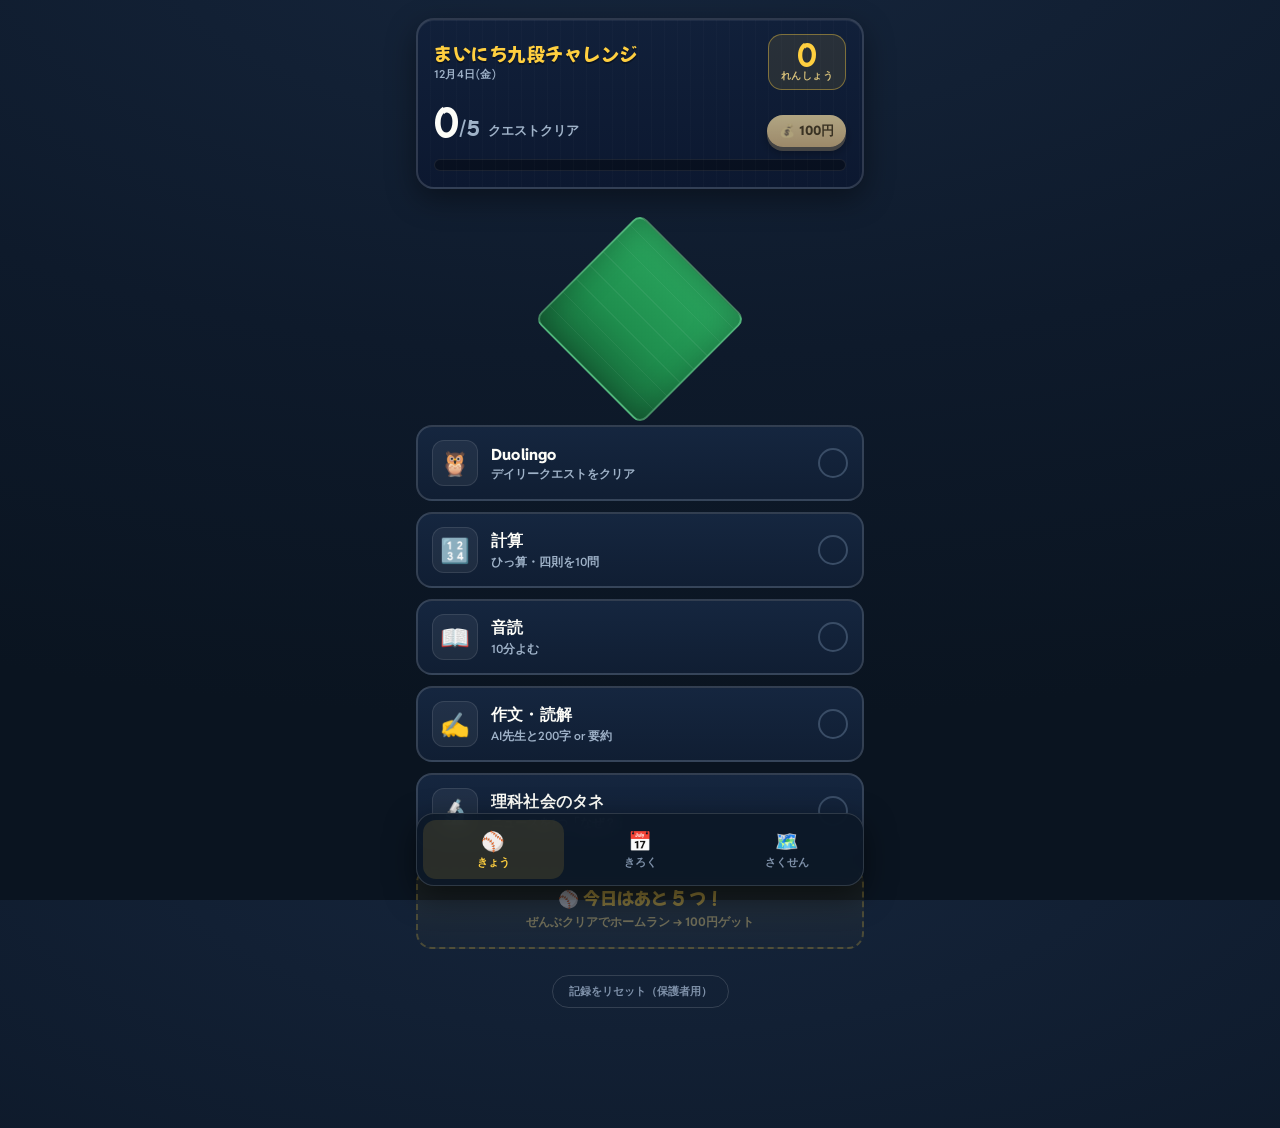
<file: source/backups/index_v1_backup.html>
<!DOCTYPE html>
<html lang="ja">
<head>
<meta charset="UTF-8">
<meta name="viewport" content="width=device-width, initial-scale=1.0, maximum-scale=1.0, user-scalable=no">
<title>まいにち九段チャレンジ</title>
<style>
  @import url('https://fonts.googleapis.com/css2?family=Mochiy+Pop+One&family=Reddit+Sans:wght@400;600;800&display=swap');

  :root{
    --grass:#1f8f4e;
    --grass-dark:#176b3b;
    --grass-line:#2aa55e;
    --dirt:#c8763c;
    --dirt-dark:#a85f2c;
    --sky:#0e1a2b;
    --sky2:#16263d;
    --gold:#ffcf3f;
    --gold-deep:#f5a623;
    --white:#fdfdf8;
    --ink:#0e1a2b;
    --hit:#3fc66d;
    --miss:#2c3e52;
    --line:rgba(255,255,255,.14);
  }

  *{margin:0;padding:0;box-sizing:border-box;-webkit-tap-highlight-color:transparent;}
  html,body{height:100%;}
  body{
    font-family:'Reddit Sans','Hiragino Kaku Gothic ProN',sans-serif;
    background:
      radial-gradient(140% 90% at 50% -10%, var(--sky2) 0%, var(--sky) 55%, #0a1420 100%);
    color:var(--white);
    min-height:100%;
    overflow-x:hidden;
    user-select:none;
  }

  .wrap{max-width:480px;margin:0 auto;padding:18px 16px 120px;position:relative;}

  /* ---- Header / scoreboard ---- */
  .board{
    background:linear-gradient(180deg,#11203a,#0c1830);
    border:2px solid var(--line);
    border-radius:18px;
    padding:14px 16px 16px;
    position:relative;
    overflow:hidden;
    box-shadow:0 10px 30px rgba(0,0,0,.4), inset 0 1px 0 rgba(255,255,255,.06);
  }
  .board::before{
    content:"";position:absolute;inset:0;
    background:repeating-linear-gradient(90deg,transparent 0 12px,rgba(255,255,255,.015) 12px 13px);
    pointer-events:none;
  }
  .board-top{display:flex;justify-content:space-between;align-items:center;gap:10px;}
  .title{
    font-family:'Mochiy Pop One',sans-serif;
    font-size:18px;line-height:1.25;color:var(--gold);
    text-shadow:0 2px 0 rgba(0,0,0,.35);
    letter-spacing:.5px;
  }
  .date{font-size:11px;color:#9fb2c8;font-weight:600;margin-top:3px;letter-spacing:.5px;}

  .streak{
    text-align:center;background:rgba(255,207,63,.1);
    border:1.5px solid rgba(255,207,63,.4);border-radius:14px;
    padding:6px 12px;min-width:78px;flex-shrink:0;
  }
  .streak .num{font-family:'Mochiy Pop One',sans-serif;font-size:26px;color:var(--gold);line-height:1;}
  .streak .lbl{font-size:9.5px;color:#d9c27a;font-weight:700;margin-top:2px;letter-spacing:.5px;}

  /* progress count */
  .count-row{display:flex;align-items:baseline;gap:8px;margin-top:14px;}
  .count-big{font-family:'Mochiy Pop One',sans-serif;font-size:34px;color:var(--white);line-height:1;}
  .count-sub{font-size:13px;color:#9fb2c8;font-weight:700;}
  .reward-chip{
    margin-left:auto;display:flex;align-items:center;gap:5px;
    background:linear-gradient(180deg,var(--gold),var(--gold-deep));
    color:#5a3d00;font-weight:800;font-size:13px;
    padding:7px 12px;border-radius:999px;
    box-shadow:0 4px 0 #c9881a, 0 6px 10px rgba(0,0,0,.3);
    transition:transform .1s;
  }
  .reward-chip.locked{filter:grayscale(.7) brightness(.8);box-shadow:0 4px 0 #555,0 6px 10px rgba(0,0,0,.3);}

  .bar{height:12px;background:rgba(0,0,0,.35);border-radius:99px;margin-top:12px;overflow:hidden;border:1px solid rgba(255,255,255,.08);}
  .bar > i{display:block;height:100%;width:0;border-radius:99px;
    background:linear-gradient(90deg,var(--hit),#7be29a);
    transition:width .5s cubic-bezier(.2,.8,.2,1);}

  /* ---- field of bases ---- */
  .field{margin:22px auto 6px;width:240px;height:200px;position:relative;}
  .diamond{
    position:absolute;left:50%;top:54%;width:150px;height:150px;
    transform:translate(-50%,-50%) rotate(45deg);
    background:
      linear-gradient(180deg,var(--grass-line),var(--grass) 60%,var(--grass-dark));
    border:2px solid rgba(255,255,255,.18);border-radius:10px;
    box-shadow:inset 0 0 30px rgba(0,0,0,.25);
  }
  .diamond::after{
    content:"";position:absolute;inset:0;border-radius:10px;
    background:repeating-linear-gradient(0deg,transparent 0 18px,rgba(255,255,255,.05) 18px 19px);
  }

  /* ---- quest list ---- */
  .quests{margin-top:14px;display:flex;flex-direction:column;gap:11px;}
  .quest{
    display:flex;align-items:center;gap:13px;
    background:linear-gradient(180deg,#15263f,#101e33);
    border:2px solid var(--line);border-radius:16px;
    padding:13px 14px;cursor:pointer;position:relative;
    transition:transform .12s, border-color .2s, background .2s;
  }
  .quest:active{transform:scale(.98);}
  .quest.done{
    background:linear-gradient(180deg,rgba(63,198,109,.16),rgba(63,198,109,.06));
    border-color:rgba(63,198,109,.55);
  }
  .qicon{
    width:46px;height:46px;flex-shrink:0;border-radius:12px;
    display:grid;place-items:center;font-size:24px;
    background:rgba(255,255,255,.06);border:1px solid rgba(255,255,255,.1);
  }
  .quest.done .qicon{background:rgba(63,198,109,.22);border-color:rgba(63,198,109,.5);}
  .qbody{flex:1;min-width:0;}
  .qname{font-weight:800;font-size:15.5px;color:var(--white);letter-spacing:.2px;}
  .qdesc{font-size:11.5px;color:#9fb2c8;font-weight:600;margin-top:2px;line-height:1.35;}
  .quest.done .qname{color:#bff3cf;}
  .check{
    width:30px;height:30px;flex-shrink:0;border-radius:50%;
    border:2.5px solid #3a4d66;display:grid;place-items:center;
    transition:all .2s;
  }
  .check svg{width:16px;height:16px;opacity:0;transform:scale(.4);transition:all .25s cubic-bezier(.2,1.4,.4,1);}
  .quest.done .check{background:var(--hit);border-color:var(--hit);box-shadow:0 0 14px rgba(63,198,109,.6);}
  .quest.done .check svg{opacity:1;transform:scale(1);}

  /* ---- win banner ---- */
  .winbar{
    margin-top:18px;text-align:center;border-radius:16px;padding:16px;
    background:linear-gradient(180deg,rgba(255,207,63,.16),rgba(255,207,63,.04));
    border:2px dashed rgba(255,207,63,.5);
    opacity:.45;transition:opacity .4s;
  }
  .winbar.on{opacity:1;border-style:solid;animation:pop .5s;}
  .winbar .wt{font-family:'Mochiy Pop One',sans-serif;font-size:17px;color:var(--gold);}
  .winbar .ws{font-size:12px;color:#d9c27a;font-weight:700;margin-top:4px;}

  /* ---- footer nav ---- */
  .tabbar{
    position:fixed;left:50%;bottom:14px;transform:translateX(-50%);
    width:calc(100% - 32px);max-width:448px;
    background:rgba(13,24,40,.92);backdrop-filter:blur(10px);
    border:1.5px solid var(--line);border-radius:18px;
    display:flex;padding:6px;gap:6px;z-index:30;
    box-shadow:0 10px 30px rgba(0,0,0,.5);
  }
  .tab{
    flex:1;text-align:center;padding:9px 4px;border-radius:13px;
    font-size:11px;font-weight:800;color:#7e90a8;cursor:pointer;transition:all .2s;
  }
  .tab .ti{font-size:19px;display:block;margin-bottom:2px;}
  .tab.active{color:var(--gold);background:rgba(255,207,63,.12);}

  /* ---- panels ---- */
  .panel{display:none;}
  .panel.show{display:block;animation:fade .3s;}

  /* calendar */
  .cal{display:grid;grid-template-columns:repeat(7,1fr);gap:6px;margin-top:14px;}
  .cal .cd{
    aspect-ratio:1;border-radius:9px;display:grid;place-items:center;
    font-size:12px;font-weight:700;background:#13233b;border:1px solid var(--line);
    color:#7e90a8;position:relative;
  }
  .cal .cd.win{background:linear-gradient(180deg,var(--hit),#2ea556);color:#fff;border-color:transparent;}
  .cal .cd.part{background:rgba(255,207,63,.18);color:var(--gold);border-color:rgba(255,207,63,.4);}
  .cal .cd.today{outline:2px solid var(--gold);outline-offset:1px;}
  .calhead{display:grid;grid-template-columns:repeat(7,1fr);gap:6px;margin-top:8px;}
  .calhead span{text-align:center;font-size:10px;color:#7e90a8;font-weight:800;}

  .stat-grid{display:grid;grid-template-columns:1fr 1fr;gap:11px;margin-top:16px;}
  .stat{background:linear-gradient(180deg,#15263f,#101e33);border:2px solid var(--line);border-radius:16px;padding:15px;text-align:center;}
  .stat .sn{font-family:'Mochiy Pop One',sans-serif;font-size:30px;color:var(--gold);line-height:1;}
  .stat .sl{font-size:11px;color:#9fb2c8;font-weight:700;margin-top:6px;}

  .sec-title{font-family:'Mochiy Pop One',sans-serif;font-size:15px;color:var(--white);margin:24px 4px 2px;}
  .sec-sub{font-size:11.5px;color:#9fb2c8;font-weight:600;margin:0 4px 4px;}

  .roadmap{margin-top:14px;display:flex;flex-direction:column;gap:10px;}
  .rm{background:linear-gradient(180deg,#15263f,#101e33);border:2px solid var(--line);border-radius:14px;padding:13px 14px;}
  .rm .rmh{display:flex;align-items:center;gap:9px;font-weight:800;font-size:14.5px;}
  .rm .rmh .e{font-size:19px;}
  .rm .rmh .tag{margin-left:auto;font-size:9.5px;font-weight:800;padding:3px 8px;border-radius:99px;letter-spacing:.3px;}
  .tag.top{background:rgba(245,166,35,.2);color:var(--gold);border:1px solid rgba(245,166,35,.4);}
  .tag.keep{background:rgba(63,198,109,.18);color:#7be29a;border:1px solid rgba(63,198,109,.4);}
  .rm ul{margin:9px 0 0;padding-left:18px;}
  .rm li{font-size:12.5px;color:#c4d2e3;line-height:1.6;margin-bottom:3px;}

  .reset{margin:26px auto 0;display:block;background:none;border:1px solid var(--line);color:#7e90a8;font-size:11px;font-weight:700;padding:8px 16px;border-radius:99px;cursor:pointer;}

  /* burst */
  .burst{position:fixed;inset:0;pointer-events:none;z-index:60;}
  .spark{position:absolute;width:11px;height:11px;border-radius:2px;will-change:transform,opacity;}

  .bigwin{
    position:fixed;inset:0;z-index:70;display:none;place-items:center;
    background:rgba(8,14,24,.82);backdrop-filter:blur(3px);
  }
  .bigwin.show{display:grid;animation:fade .3s;}
  .bigwin-card{
    text-align:center;padding:34px 30px;max-width:300px;
    background:linear-gradient(180deg,#16273f,#0e1c30);
    border:2.5px solid var(--gold);border-radius:24px;
    box-shadow:0 0 50px rgba(255,207,63,.4);animation:pop .5s;
  }
  .bigwin .trophy{font-size:64px;animation:bounce 1s infinite;}
  .bigwin h2{font-family:'Mochiy Pop One',sans-serif;color:var(--gold);font-size:24px;margin-top:8px;}
  .bigwin p{font-size:13.5px;color:#d9c27a;font-weight:700;margin-top:8px;line-height:1.5;}
  .bigwin .yen{font-family:'Mochiy Pop One',sans-serif;font-size:40px;color:var(--white);margin-top:12px;}
  .bigwin button{margin-top:20px;background:linear-gradient(180deg,var(--gold),var(--gold-deep));border:none;color:#5a3d00;font-weight:800;font-size:15px;padding:12px 30px;border-radius:99px;cursor:pointer;box-shadow:0 4px 0 #c9881a;font-family:inherit;}

  @keyframes pop{0%{transform:scale(.8);opacity:0}60%{transform:scale(1.04)}100%{transform:scale(1);opacity:1}}
  @keyframes fade{from{opacity:0}to{opacity:1}}
  @keyframes bounce{0%,100%{transform:translateY(0)}50%{transform:translateY(-12px)}}
  @media (prefers-reduced-motion:reduce){*{animation:none!important;transition:none!important;}}
</style>
</head>
<body>
<div class="wrap">

  <!-- ===== TODAY PANEL ===== -->
  <div class="panel show" id="panel-today">
    <div class="board">
      <div class="board-top">
        <div>
          <div class="title">まいにち九段チャレンジ</div>
          <div class="date" id="dateLabel">--</div>
        </div>
        <div class="streak">
          <div class="num" id="streakNum">0</div>
          <div class="lbl">れんしょう</div>
        </div>
      </div>

      <div class="count-row">
        <span class="count-big"><span id="doneNum">0</span><span style="font-size:18px;color:#9fb2c8">/5</span></span>
        <span class="count-sub">クエストクリア</span>
        <span class="reward-chip locked" id="rewardChip">💰 100円</span>
      </div>
      <div class="bar"><i id="barFill"></i></div>
    </div>

    <div class="field">
      <div class="diamond"></div>
    </div>

    <div class="quests" id="questList"></div>

    <div class="winbar" id="winBar">
      <div class="wt">⚾ 今日はあと <span id="leftNum">5</span> つ！</div>
      <div class="ws">ぜんぶクリアでホームラン → 100円ゲット</div>
    </div>

    <button class="reset" id="resetBtn">記録をリセット（保護者用）</button>
  </div>

  <!-- ===== RECORD PANEL ===== -->
  <div class="panel" id="panel-record">
    <div class="board">
      <div class="board-top">
        <div><div class="title">きろく</div><div class="date">これまでのがんばり</div></div>
      </div>
    </div>
    <div class="stat-grid">
      <div class="stat"><div class="sn" id="stTotal">0</div><div class="sl">ホームランの日</div></div>
      <div class="stat"><div class="sn" id="stBest">0</div><div class="sl">さいこう連勝</div></div>
      <div class="stat"><div class="sn" id="stYen">0</div><div class="sl">ためた金額(円)</div></div>
      <div class="stat"><div class="sn" id="stDuo">0</div><div class="sl">Duolingo日数</div></div>
    </div>
    <div class="sec-title">カレンダー</div>
    <div class="sec-sub">緑=ぜんぶクリア / 黄=とちゅうまで</div>
    <div class="calhead"><span>日</span><span>月</span><span>火</span><span>水</span><span>木</span><span>金</span><span>土</span></div>
    <div class="cal" id="calGrid"></div>
  </div>

  <!-- ===== PLAN PANEL ===== -->
  <div class="panel" id="panel-plan">
    <div class="board">
      <div class="board-top">
        <div><div class="title">さくせん</div><div class="date">九段中をめざすロードマップ</div></div>
      </div>
    </div>

    <div class="sec-title">5つのデイリークエスト</div>
    <div class="sec-sub">毎日これをクリアすればOK。むりせず、まいにち続けるのがいちばん強い。</div>

    <div class="roadmap">
      <div class="rm">
        <div class="rmh"><span class="e">🦉</span>Duolingo<span class="tag keep">毎日</span></div>
        <ul><li>デイリークエストをぜんぶクリア</li><li>英語の感覚をキープ（準2級は実力で受ける）</li></ul>
      </div>
      <div class="rm">
        <div class="rmh"><span class="e">🔢</span>計算<span class="tag top">最優先</span></div>
        <ul><li>ひっ算・四則を1日10問、タイムをはかって</li><li>慣れたら「割合・速さ・比」へ（九段頻出）</li></ul>
      </div>
      <div class="rm">
        <div class="rmh"><span class="e">📖</span>音読<span class="tag top">最優先</span></div>
        <ul><li>10分。まずは好きな本・伝記・絵の多い読み物から</li><li>「結局どういう話？」を1文で言う練習へ</li></ul>
      </div>
      <div class="rm">
        <div class="rmh"><span class="e">✍️</span>作文・読解</div>
        <ul><li>AI先生と200字作文（今やっているのを継続）</li><li>短い文章を読んで一言で要約する</li></ul>
      </div>
      <div class="rm">
        <div class="rmh"><span class="e">🔬</span>理科・社会のタネ</div>
        <ul><li>子ども新聞やニュースを1つ「なぜ？」と考える</li><li>九段は資料を読む力が問われる（暗記は小5後半〜）</li></ul>
      </div>
    </div>

    <div class="sec-title">九段中のしくみ（保護者メモ）</div>
    <div class="sec-sub">報告書200＋適性1(国語)200＋適性2(資料)300＋適性3(理数)300＝1000点。<br>配点の6割が算数・理科・資料系。報告書は小4から入るので学校の成績も大事。</div>
  </div>

</div>

<!-- tab bar -->
<div class="tabbar">
  <div class="tab active" data-tab="today"><span class="ti">⚾</span>きょう</div>
  <div class="tab" data-tab="record"><span class="ti">📅</span>きろく</div>
  <div class="tab" data-tab="plan"><span class="ti">🗺️</span>さくせん</div>
</div>

<div class="burst" id="burst"></div>

<div class="bigwin" id="bigWin">
  <div class="bigwin-card">
    <div class="trophy">🏆</div>
    <h2>ホームラン！</h2>
    <p>今日のクエスト、ぜんぶクリア！<br>れんしょう記録ものびたよ</p>
    <div class="yen">+100円</div>
    <button id="bigWinClose">やったー！</button>
  </div>
</div>

<script>
const QUESTS=[
  {id:'duo', icon:'🦉', name:'Duolingo', desc:'デイリークエストをクリア'},
  {id:'calc',icon:'🔢', name:'計算',     desc:'ひっ算・四則を10問'},
  {id:'read',icon:'📖', name:'音読',     desc:'10分よむ'},
  {id:'write',icon:'✍️',name:'作文・読解',desc:'AI先生と200字 or 要約'},
  {id:'sci', icon:'🔬', name:'理科社会のタネ',desc:'ニュースを1つ「なぜ？」'}
];

const WD=['日','月','火','水','木','金','土'];
const todayKey=()=>{const d=new Date();return `${d.getFullYear()}-${String(d.getMonth()+1).padStart(2,'0')}-${String(d.getDate()).padStart(2,'0')}`;};

let state={today:todayKey(), checks:{}, history:{}}; // history: {date:{count,quests}}

// ---------- storage ----------
async function load(){
  try{
    const r=await window.storage.get('kudan-state');
    if(r&&r.value){const s=JSON.parse(r.value);
      state.history=s.history||{};
      if(s.today===todayKey()){state.today=s.today;state.checks=s.checks||{};}
      else{state.today=todayKey();state.checks={};}
    }
  }catch(e){state.history={};state.checks={};}
}
async function save(){
  // fold today into history
  const done=Object.values(state.checks).filter(Boolean).length;
  state.history[state.today]={count:done, quests:{...state.checks}};
  try{await window.storage.set('kudan-state', JSON.stringify({today:state.today,checks:state.checks,history:state.history}));}catch(e){}
}

// ---------- streak calc ----------
function calcStreak(){
  // count consecutive full-clear days ending today (or yesterday if today not yet done)
  let streak=0; const d=new Date();
  for(let i=0;i<400;i++){
    const k=`${d.getFullYear()}-${String(d.getMonth()+1).padStart(2,'0')}-${String(d.getDate()).padStart(2,'0')}`;
    const h=state.history[k];
    const full = k===state.today ? (Object.values(state.checks).filter(Boolean).length===5) : (h&&h.count===5);
    if(full){streak++;}
    else if(k===state.today){/* today not done yet, keep looking back */}
    else{break;}
    d.setDate(d.getDate()-1);
  }
  return streak;
}
function bestStreak(){
  const keys=Object.keys(state.history).filter(k=>state.history[k].count===5).sort();
  // include today
  const allFull={};keys.forEach(k=>allFull[k]=true);
  if(Object.values(state.checks).filter(Boolean).length===5)allFull[state.today]=true;
  const sorted=Object.keys(allFull).sort();
  let best=0,cur=0,prev=null;
  for(const k of sorted){
    if(prev){const pd=new Date(prev);pd.setDate(pd.getDate()+1);
      const nk=`${pd.getFullYear()}-${String(pd.getMonth()+1).padStart(2,'0')}-${String(pd.getDate()).padStart(2,'0')}`;
      cur = nk===k ? cur+1 : 1;
    }else cur=1;
    best=Math.max(best,cur);prev=k;
  }
  return best;
}

// ---------- render ----------
function renderQuests(){
  const list=document.getElementById('questList');
  list.innerHTML='';
  QUESTS.forEach(q=>{
    const done=!!state.checks[q.id];
    const el=document.createElement('div');
    el.className='quest'+(done?' done':'');
    el.innerHTML=`
      <div class="qicon">${q.icon}</div>
      <div class="qbody"><div class="qname">${q.name}</div><div class="qdesc">${q.desc}</div></div>
      <div class="check"><svg viewBox="0 0 24 24" fill="none"><path d="M5 13l4 4L19 7" stroke="#fff" stroke-width="3.5" stroke-linecap="round" stroke-linejoin="round"/></svg></div>`;
    el.addEventListener('click',()=>toggle(q.id,el));
    list.appendChild(el);
  });
}
function renderTop(){
  const done=Object.values(state.checks).filter(Boolean).length;
  document.getElementById('doneNum').textContent=done;
  document.getElementById('barFill').style.width=(done/5*100)+'%';
  document.getElementById('streakNum').textContent=calcStreak();
  const d=new Date();document.getElementById('dateLabel').textContent=`${d.getMonth()+1}月${d.getDate()}日(${WD[d.getDay()]})`;
  const chip=document.getElementById('rewardChip');
  const wb=document.getElementById('winBar');
  const left=5-done;
  if(done===5){chip.classList.remove('locked');wb.classList.add('on');
    wb.querySelector('.wt').innerHTML='🎉 ぜんぶクリア！ホームラン！';
    wb.querySelector('.ws').textContent='今日のごほうび 100円ゲット！';}
  else{chip.classList.add('locked');wb.classList.remove('on');
    document.getElementById('leftNum').textContent=left;
    wb.querySelector('.wt').innerHTML=`⚾ 今日はあと <span id="leftNum">${left}</span> つ！`;
    wb.querySelector('.ws').textContent='ぜんぶクリアでホームラン → 100円ゲット';}
}

let wasComplete=false;
function toggle(id,el){
  state.checks[id]=!state.checks[id];
  if(state.checks[id]) hit(el);
  renderTop();save();
  const done=Object.values(state.checks).filter(Boolean).length;
  if(done===5 && !wasComplete){wasComplete=true;homerun();}
  if(done<5)wasComplete=false;
}

// ---------- effects ----------
let actx=null;
function beep(freq,dur,type='sine',vol=.15){
  try{actx=actx||new (window.AudioContext||window.webkitAudioContext)();
    const o=actx.createOscillator(),g=actx.createGain();
    o.type=type;o.frequency.value=freq;o.connect(g);g.connect(actx.destination);
    g.gain.setValueAtTime(vol,actx.currentTime);
    g.gain.exponentialRampToValueAtTime(.001,actx.currentTime+dur);
    o.start();o.stop(actx.currentTime+dur);
  }catch(e){}
}
function hit(el){
  beep(680,.12,'triangle');setTimeout(()=>beep(900,.12,'triangle'),90);
  const r=el.getBoundingClientRect();
  sparks(r.left+r.width-30, r.top+r.height/2, 8, ['#3fc66d','#7be29a','#ffcf3f']);
}
function homerun(){
  [523,659,784,1047].forEach((f,i)=>setTimeout(()=>beep(f,.18,'square',.12),i*110));
  const bw=document.getElementById('bigWin');bw.classList.add('show');
  sparks(window.innerWidth/2,window.innerHeight/2,40,['#ffcf3f','#3fc66d','#7be29a','#fff','#f5a623']);
  if(navigator.vibrate)navigator.vibrate([60,40,120]);
}
function sparks(x,y,n,colors){
  const b=document.getElementById('burst');
  for(let i=0;i<n;i++){
    const s=document.createElement('div');s.className='spark';
    s.style.background=colors[i%colors.length];s.style.left=x+'px';s.style.top=y+'px';
    b.appendChild(s);
    const ang=Math.random()*Math.PI*2, vel=60+Math.random()*120;
    const dx=Math.cos(ang)*vel, dy=Math.sin(ang)*vel-40;
    s.animate([{transform:'translate(0,0) rotate(0deg)',opacity:1},
      {transform:`translate(${dx}px,${dy+160}px) rotate(${Math.random()*540}deg)`,opacity:0}],
      {duration:900+Math.random()*500,easing:'cubic-bezier(.2,.6,.3,1)'}).onfinish=()=>s.remove();
  }
}

// ---------- record panel ----------
function renderRecord(){
  const keys=Object.keys(state.history);
  // include live today
  const liveCount=Object.values(state.checks).filter(Boolean).length;
  const histFull=keys.filter(k=>state.history[k].count===5 && k!==state.today).length
    + (liveCount===5?1:0);
  document.getElementById('stTotal').textContent=histFull;
  document.getElementById('stBest').textContent=bestStreak();
  document.getElementById('stYen').textContent=histFull*100;
  const duoDays=keys.filter(k=> (k!==state.today && state.history[k].quests&&state.history[k].quests.duo)).length
    + (state.checks.duo?1:0);
  document.getElementById('stDuo').textContent=duoDays;

  // calendar (current month)
  const now=new Date();const y=now.getFullYear(),m=now.getMonth();
  const first=new Date(y,m,1).getDay();const days=new Date(y,m+1,0).getDate();
  const grid=document.getElementById('calGrid');grid.innerHTML='';
  for(let i=0;i<first;i++){const e=document.createElement('div');grid.appendChild(e);}
  for(let dd=1;dd<=days;dd++){
    const k=`${y}-${String(m+1).padStart(2,'0')}-${String(dd).padStart(2,'0')}`;
    const e=document.createElement('div');e.className='cd';e.textContent=dd;
    let c=0;
    if(k===state.today)c=liveCount;
    else if(state.history[k])c=state.history[k].count;
    if(c===5)e.classList.add('win');
    else if(c>0)e.classList.add('part');
    if(k===state.today)e.classList.add('today');
    grid.appendChild(e);
  }
}

// ---------- tabs ----------
document.querySelectorAll('.tab').forEach(t=>{
  t.addEventListener('click',()=>{
    document.querySelectorAll('.tab').forEach(x=>x.classList.remove('active'));
    document.querySelectorAll('.panel').forEach(x=>x.classList.remove('show'));
    t.classList.add('active');
    document.getElementById('panel-'+t.dataset.tab).classList.add('show');
    if(t.dataset.tab==='record')renderRecord();
  });
});

document.getElementById('bigWinClose').addEventListener('click',()=>document.getElementById('bigWin').classList.remove('show'));
document.getElementById('resetBtn').addEventListener('click',async()=>{
  if(confirm('今日のチェックを全部消します。よろしいですか？')){
    state.checks={};wasComplete=false;renderQuests();renderTop();await save();
  }
});

// ---------- init ----------
(async()=>{
  await load();
  renderQuests();renderTop();
  wasComplete=Object.values(state.checks).filter(Boolean).length===5;
})();
</script>
</body>
</html>
</file>
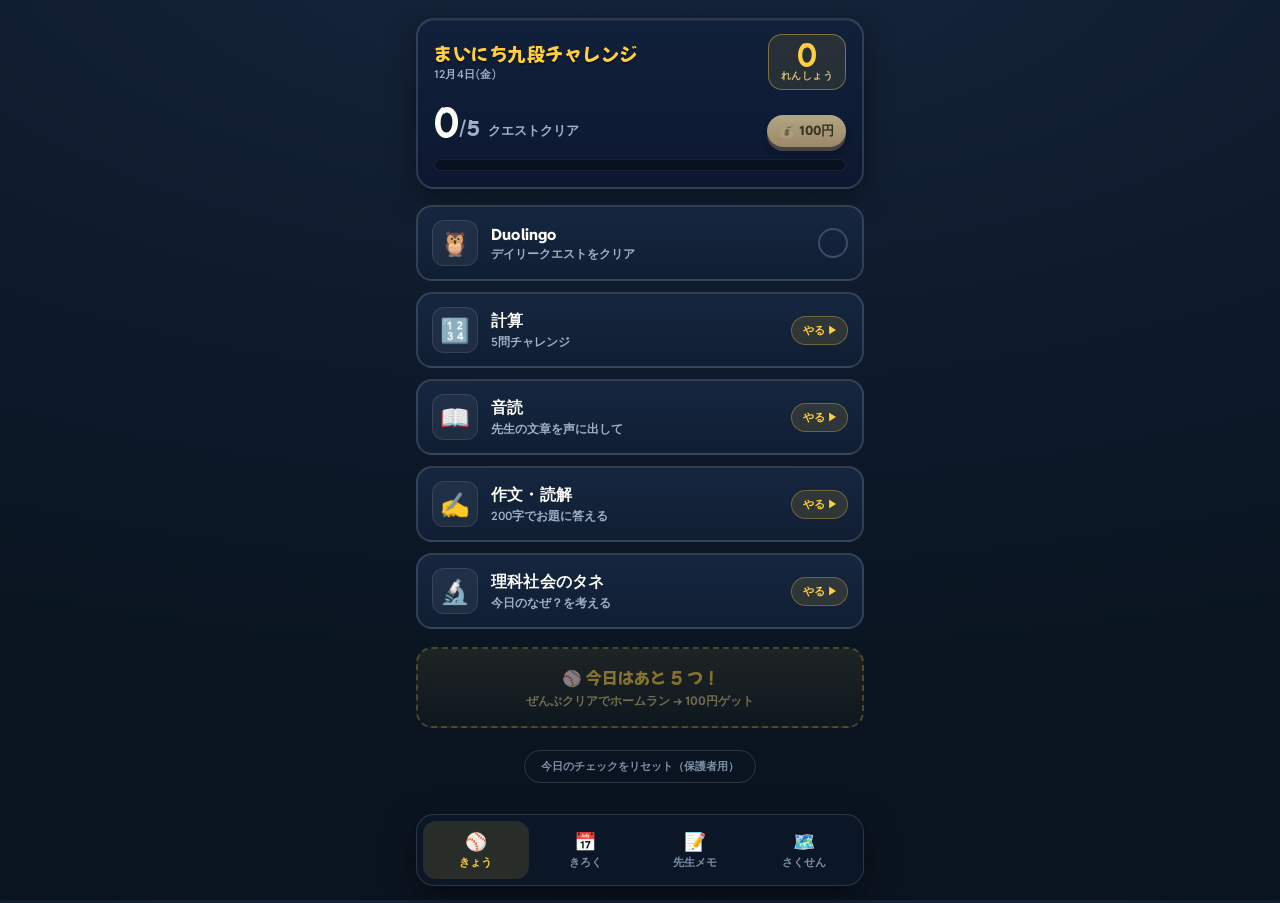
<file: source/backups/index_v2_backup.html>
<!DOCTYPE html>
<html lang="ja">
<head>
<meta charset="UTF-8">
<meta name="viewport" content="width=device-width, initial-scale=1.0, maximum-scale=1.0, user-scalable=no">
<title>まいにち九段チャレンジ</title>
<style>
  @import url('https://fonts.googleapis.com/css2?family=Mochiy+Pop+One&family=Reddit+Sans:wght@400;600;800&display=swap');
  :root{
    --grass:#1f8f4e;--grass-dark:#176b3b;--grass-line:#2aa55e;
    --sky:#0e1a2b;--sky2:#16263d;--gold:#ffcf3f;--gold-deep:#f5a623;
    --white:#fdfdf8;--ink:#0e1a2b;--hit:#3fc66d;--line:rgba(255,255,255,.14);
    --card:linear-gradient(180deg,#15263f,#101e33);
  }
  *{margin:0;padding:0;box-sizing:border-box;-webkit-tap-highlight-color:transparent;}
  html,body{height:100%;}
  body{font-family:'Reddit Sans','Hiragino Kaku Gothic ProN',sans-serif;
    background:radial-gradient(140% 90% at 50% -10%,var(--sky2) 0%,var(--sky) 55%,#0a1420 100%);
    color:var(--white);min-height:100%;overflow-x:hidden;-webkit-text-size-adjust:100%;}
  .wrap{max-width:480px;margin:0 auto;padding:18px 16px 120px;position:relative;}
  .hide{display:none!important;}

  .board{background:linear-gradient(180deg,#11203a,#0c1830);border:2px solid var(--line);
    border-radius:18px;padding:14px 16px 16px;position:relative;overflow:hidden;
    box-shadow:0 10px 30px rgba(0,0,0,.4),inset 0 1px 0 rgba(255,255,255,.06);}
  .board-top{display:flex;justify-content:space-between;align-items:center;gap:10px;}
  .title{font-family:'Mochiy Pop One',sans-serif;font-size:18px;line-height:1.25;color:var(--gold);
    text-shadow:0 2px 0 rgba(0,0,0,.35);letter-spacing:.5px;}
  .date{font-size:11px;color:#9fb2c8;font-weight:600;margin-top:3px;letter-spacing:.5px;}
  .streak{text-align:center;background:rgba(255,207,63,.1);border:1.5px solid rgba(255,207,63,.4);
    border-radius:14px;padding:6px 12px;min-width:78px;flex-shrink:0;}
  .streak .num{font-family:'Mochiy Pop One',sans-serif;font-size:26px;color:var(--gold);line-height:1;}
  .streak .lbl{font-size:9.5px;color:#d9c27a;font-weight:700;margin-top:2px;letter-spacing:.5px;}
  .count-row{display:flex;align-items:baseline;gap:8px;margin-top:14px;}
  .count-big{font-family:'Mochiy Pop One',sans-serif;font-size:34px;color:var(--white);line-height:1;}
  .count-sub{font-size:13px;color:#9fb2c8;font-weight:700;}
  .reward-chip{margin-left:auto;display:flex;align-items:center;gap:5px;
    background:linear-gradient(180deg,var(--gold),var(--gold-deep));color:#5a3d00;font-weight:800;
    font-size:13px;padding:7px 12px;border-radius:999px;box-shadow:0 4px 0 #c9881a,0 6px 10px rgba(0,0,0,.3);}
  .reward-chip.locked{filter:grayscale(.7) brightness(.8);box-shadow:0 4px 0 #555,0 6px 10px rgba(0,0,0,.3);}
  .bar{height:12px;background:rgba(0,0,0,.35);border-radius:99px;margin-top:12px;overflow:hidden;border:1px solid rgba(255,255,255,.08);}
  .bar>i{display:block;height:100%;width:0;border-radius:99px;background:linear-gradient(90deg,var(--hit),#7be29a);transition:width .5s cubic-bezier(.2,.8,.2,1);}

  .quests{margin-top:16px;display:flex;flex-direction:column;gap:11px;}
  .quest{display:flex;align-items:center;gap:13px;background:var(--card);
    border:2px solid var(--line);border-radius:16px;padding:13px 14px;cursor:pointer;position:relative;
    transition:transform .12s,border-color .2s,background .2s;}
  .quest:active{transform:scale(.98);}
  .quest.done{background:linear-gradient(180deg,rgba(63,198,109,.16),rgba(63,198,109,.06));border-color:rgba(63,198,109,.55);}
  .qicon{width:46px;height:46px;flex-shrink:0;border-radius:12px;display:grid;place-items:center;font-size:24px;
    background:rgba(255,255,255,.06);border:1px solid rgba(255,255,255,.1);}
  .quest.done .qicon{background:rgba(63,198,109,.22);border-color:rgba(63,198,109,.5);}
  .qbody{flex:1;min-width:0;}
  .qname{font-weight:800;font-size:15.5px;color:var(--white);letter-spacing:.2px;}
  .qdesc{font-size:11.5px;color:#9fb2c8;font-weight:600;margin-top:2px;line-height:1.35;}
  .quest.done .qname{color:#bff3cf;}
  .qgo{font-size:11px;font-weight:800;color:var(--gold);background:rgba(255,207,63,.12);
    border:1px solid rgba(255,207,63,.3);padding:6px 11px;border-radius:99px;flex-shrink:0;}
  .check{width:30px;height:30px;flex-shrink:0;border-radius:50%;border:2.5px solid #3a4d66;display:grid;place-items:center;transition:all .2s;}
  .check svg{width:16px;height:16px;opacity:0;transform:scale(.4);transition:all .25s cubic-bezier(.2,1.4,.4,1);}
  .quest.done .check{background:var(--hit);border-color:var(--hit);box-shadow:0 0 14px rgba(63,198,109,.6);}
  .quest.done .check svg{opacity:1;transform:scale(1);}

  .winbar{margin-top:18px;text-align:center;border-radius:16px;padding:16px;
    background:linear-gradient(180deg,rgba(255,207,63,.16),rgba(255,207,63,.04));
    border:2px dashed rgba(255,207,63,.5);opacity:.5;transition:opacity .4s;}
  .winbar.on{opacity:1;border-style:solid;}
  .winbar .wt{font-family:'Mochiy Pop One',sans-serif;font-size:16px;color:var(--gold);}
  .winbar .ws{font-size:12px;color:#d9c27a;font-weight:700;margin-top:4px;}

  .tabbar{position:fixed;left:50%;bottom:14px;transform:translateX(-50%);width:calc(100% - 32px);max-width:448px;
    background:rgba(13,24,40,.92);backdrop-filter:blur(10px);border:1.5px solid var(--line);border-radius:18px;
    display:flex;padding:6px;gap:4px;z-index:30;box-shadow:0 10px 30px rgba(0,0,0,.5);}
  .tab{flex:1;text-align:center;padding:9px 2px;border-radius:13px;font-size:10.5px;font-weight:800;color:#7e90a8;cursor:pointer;transition:all .2s;}
  .tab .ti{font-size:18px;display:block;margin-bottom:2px;}
  .tab.active{color:var(--gold);background:rgba(255,207,63,.12);}

  .panel{display:none;}
  .panel.show{display:block;animation:fade .3s;}

  .sec-title{font-family:'Mochiy Pop One',sans-serif;font-size:15px;color:var(--white);margin:24px 4px 2px;}
  .sec-sub{font-size:11.5px;color:#9fb2c8;font-weight:600;margin:0 4px 4px;line-height:1.5;}

  .stat-grid{display:grid;grid-template-columns:1fr 1fr;gap:11px;margin-top:16px;}
  .stat{background:var(--card);border:2px solid var(--line);border-radius:16px;padding:15px;text-align:center;}
  .stat .sn{font-family:'Mochiy Pop One',sans-serif;font-size:30px;color:var(--gold);line-height:1;}
  .stat .sl{font-size:11px;color:#9fb2c8;font-weight:700;margin-top:6px;}
  .calhead{display:grid;grid-template-columns:repeat(7,1fr);gap:6px;margin-top:8px;}
  .calhead span{text-align:center;font-size:10px;color:#7e90a8;font-weight:800;}
  .cal{display:grid;grid-template-columns:repeat(7,1fr);gap:6px;margin-top:6px;}
  .cal .cd{aspect-ratio:1;border-radius:9px;display:grid;place-items:center;font-size:12px;font-weight:700;
    background:#13233b;border:1px solid var(--line);color:#7e90a8;}
  .cal .cd.win{background:linear-gradient(180deg,var(--hit),#2ea556);color:#fff;border-color:transparent;}
  .cal .cd.part{background:rgba(255,207,63,.18);color:var(--gold);border-color:rgba(255,207,63,.4);}
  .cal .cd.today{outline:2px solid var(--gold);outline-offset:1px;}

  .screen{position:fixed;inset:0;z-index:50;background:radial-gradient(140% 90% at 50% -10%,var(--sky2),var(--sky) 60%,#0a1420);
    display:none;flex-direction:column;}
  .screen.show{display:flex;animation:slideup .3s;}
  .scr-head{display:flex;align-items:center;gap:12px;padding:16px 16px 12px;border-bottom:1px solid var(--line);}
  .scr-head .x{width:38px;height:38px;border-radius:11px;background:rgba(255,255,255,.07);border:1px solid var(--line);
    display:grid;place-items:center;font-size:20px;cursor:pointer;flex-shrink:0;color:#cdd;}
  .scr-head .ht{font-family:'Mochiy Pop One',sans-serif;font-size:16px;}
  .scr-head .hs{font-size:11px;color:#9fb2c8;font-weight:600;margin-top:1px;}
  .scr-body{flex:1;overflow-y:auto;padding:16px;max-width:480px;margin:0 auto;width:100%;}
  .scr-foot{padding:12px 16px calc(12px + env(safe-area-inset-bottom));border-top:1px solid var(--line);max-width:480px;margin:0 auto;width:100%;}

  .lvl-pill{display:inline-flex;align-items:center;gap:6px;font-size:11px;font-weight:800;color:var(--gold);
    background:rgba(255,207,63,.12);border:1px solid rgba(255,207,63,.35);padding:5px 11px;border-radius:99px;}

  .calc-card{background:var(--card);border:2px solid var(--line);border-radius:20px;padding:26px 20px;text-align:center;margin-top:8px;}
  .calc-q{font-family:'Mochiy Pop One',sans-serif;font-size:42px;letter-spacing:1px;color:var(--white);line-height:1.15;}
  .calc-input{margin-top:20px;width:100%;font-size:34px;text-align:center;font-family:'Mochiy Pop One',sans-serif;
    background:#0b1626;border:2px solid var(--line);border-radius:14px;color:var(--gold);padding:12px;outline:none;}
  .calc-input:focus{border-color:var(--gold);}
  .calc-progress{display:flex;justify-content:center;gap:6px;margin-top:16px;}
  .pip{width:13px;height:13px;border-radius:50%;background:#2c3e52;border:1px solid var(--line);}
  .pip.ok{background:var(--hit);border-color:var(--hit);}
  .pip.ng{background:#e0524d;border-color:#e0524d;}
  .feedback{min-height:24px;margin-top:14px;font-weight:800;font-size:15px;}
  .feedback.good{color:var(--hit);}
  .feedback.bad{color:#ff9b6b;}
  .hintbox{background:rgba(255,207,63,.08);border:1px solid rgba(255,207,63,.3);border-radius:12px;
    padding:12px 14px;margin-top:14px;font-size:13px;line-height:1.6;color:#e9d9a8;text-align:left;display:none;}
  .hintbox.show{display:block;animation:fade .3s;}

  .btn{display:block;width:100%;border:none;border-radius:14px;font-family:inherit;font-weight:800;font-size:16px;
    padding:15px;cursor:pointer;transition:transform .1s;}
  .btn:active{transform:scale(.98);}
  .btn:disabled{opacity:.6;}
  .btn-gold{background:linear-gradient(180deg,var(--gold),var(--gold-deep));color:#5a3d00;box-shadow:0 4px 0 #c9881a;}
  .btn-ghost{background:rgba(255,255,255,.06);color:#cdd;border:1px solid var(--line);}
  .btn-green{background:linear-gradient(180deg,var(--hit),#2ea556);color:#fff;box-shadow:0 4px 0 #1d7a40;}
  .btn-sm{padding:11px;font-size:14px;}

  .themes{display:grid;grid-template-columns:1fr 1fr;gap:10px;margin-top:10px;}
  .theme-chip{background:var(--card);border:2px solid var(--line);border-radius:14px;padding:16px 12px;text-align:center;cursor:pointer;transition:all .15s;}
  .theme-chip:active{transform:scale(.97);}
  .theme-chip .te{font-size:30px;}
  .theme-chip .tn{font-size:13px;font-weight:800;margin-top:6px;color:#dbe6f2;}

  .ai-card{background:var(--card);border:2px solid var(--line);border-radius:16px;padding:18px;margin-top:14px;}
  .ai-passage{font-size:17px;line-height:2.1;color:#f0f4f9;font-weight:600;}
  .ai-passage rt{font-size:9px;color:#9fb2c8;}
  .ai-label{font-size:11px;font-weight:800;color:var(--gold);letter-spacing:.5px;margin-bottom:8px;display:flex;align-items:center;gap:6px;}
  .q-list{margin-top:4px;}
  .q-item{background:rgba(255,255,255,.04);border:1px solid var(--line);border-radius:12px;padding:13px;margin-top:10px;}
  .q-item .qq{font-weight:800;font-size:14px;color:#dbe6f2;line-height:1.5;}
  .answer-area{width:100%;margin-top:10px;background:#0b1626;border:2px solid var(--line);border-radius:12px;
    color:var(--white);padding:12px;font-family:inherit;font-size:15px;line-height:1.6;resize:vertical;min-height:70px;outline:none;}
  .answer-area:focus{border-color:var(--gold);}
  .char-count{text-align:right;font-size:11px;color:#7e90a8;font-weight:700;margin-top:4px;}
  .char-count.warn{color:var(--gold);}

  .sensei-reply{background:linear-gradient(180deg,rgba(63,198,109,.12),rgba(63,198,109,.03));
    border:1.5px solid rgba(63,198,109,.4);border-radius:16px;padding:16px;margin-top:14px;}
  .sensei-reply .sr-head{display:flex;align-items:center;gap:8px;font-weight:800;color:#7be29a;font-size:13px;margin-bottom:8px;}
  .sensei-reply .sr-body{font-size:14px;line-height:1.7;color:#e3f3e9;white-space:pre-wrap;}

  .loading{text-align:center;padding:30px 16px;color:#9fb2c8;font-weight:700;font-size:14px;}
  .loading .dots{display:inline-block;animation:blink 1.2s infinite;}
  .spinner{width:40px;height:40px;border:4px solid rgba(255,255,255,.1);border-top-color:var(--gold);
    border-radius:50%;margin:0 auto 14px;animation:spin 1s linear infinite;}

  .log-item{background:var(--card);border:1px solid var(--line);border-radius:13px;padding:13px;margin-top:10px;}
  .log-meta{display:flex;justify-content:space-between;font-size:11px;color:#7e90a8;font-weight:700;margin-bottom:6px;}
  .log-tag{font-size:10px;font-weight:800;padding:2px 8px;border-radius:99px;background:rgba(255,207,63,.15);color:var(--gold);}
  .log-q{font-size:12.5px;color:#9fb2c8;font-weight:700;line-height:1.5;}
  .log-a{font-size:13.5px;color:#e3eaf2;line-height:1.6;margin-top:5px;padding-left:10px;border-left:2px solid var(--line);}

  .roadmap{margin-top:14px;display:flex;flex-direction:column;gap:10px;}
  .rm{background:var(--card);border:2px solid var(--line);border-radius:14px;padding:13px 14px;}
  .rm .rmh{display:flex;align-items:center;gap:9px;font-weight:800;font-size:14.5px;}
  .rm .rmh .e{font-size:19px;}
  .rm .rmh .tag{margin-left:auto;font-size:9.5px;font-weight:800;padding:3px 8px;border-radius:99px;letter-spacing:.3px;}
  .tag.top{background:rgba(245,166,35,.2);color:var(--gold);border:1px solid rgba(245,166,35,.4);}
  .tag.keep{background:rgba(63,198,109,.18);color:#7be29a;border:1px solid rgba(63,198,109,.4);}
  .rm ul{margin:9px 0 0;padding-left:18px;}
  .rm li{font-size:12.5px;color:#c4d2e3;line-height:1.6;margin-bottom:3px;}

  .reset{margin:22px auto 0;display:block;background:none;border:1px solid var(--line);color:#7e90a8;font-size:11px;font-weight:700;padding:8px 16px;border-radius:99px;cursor:pointer;}

  .burst{position:fixed;inset:0;pointer-events:none;z-index:60;}
  .spark{position:absolute;width:11px;height:11px;border-radius:2px;will-change:transform,opacity;}
  .bigwin{position:fixed;inset:0;z-index:70;display:none;place-items:center;background:rgba(8,14,24,.82);backdrop-filter:blur(3px);}
  .bigwin.show{display:grid;animation:fade .3s;}
  .bigwin-card{text-align:center;padding:34px 30px;max-width:300px;background:linear-gradient(180deg,#16273f,#0e1c30);
    border:2.5px solid var(--gold);border-radius:24px;box-shadow:0 0 50px rgba(255,207,63,.4);animation:pop .5s;}
  .bigwin .trophy{font-size:64px;animation:bounce 1s infinite;}
  .bigwin h2{font-family:'Mochiy Pop One',sans-serif;color:var(--gold);font-size:24px;margin-top:8px;}
  .bigwin p{font-size:13.5px;color:#d9c27a;font-weight:700;margin-top:8px;line-height:1.5;}
  .bigwin .yen{font-family:'Mochiy Pop One',sans-serif;font-size:40px;color:var(--white);margin-top:12px;}
  .bigwin button{margin-top:20px;background:linear-gradient(180deg,var(--gold),var(--gold-deep));border:none;color:#5a3d00;
    font-weight:800;font-size:15px;padding:12px 30px;border-radius:99px;cursor:pointer;box-shadow:0 4px 0 #c9881a;font-family:inherit;}

  @keyframes pop{0%{transform:scale(.8);opacity:0}60%{transform:scale(1.04)}100%{transform:scale(1);opacity:1}}
  @keyframes fade{from{opacity:0}to{opacity:1}}
  @keyframes slideup{from{transform:translateY(30px);opacity:0}to{transform:translateY(0);opacity:1}}
  @keyframes bounce{0%,100%{transform:translateY(0)}50%{transform:translateY(-12px)}}
  @keyframes spin{to{transform:rotate(360deg)}}
  @keyframes blink{0%,100%{opacity:.3}50%{opacity:1}}
  @media (prefers-reduced-motion:reduce){*{animation:none!important;transition:none!important;}}
</style>
</head>
<body>
<div class="wrap">
  <div class="panel show" id="panel-today">
    <div class="board">
      <div class="board-top">
        <div><div class="title">まいにち九段チャレンジ</div><div class="date" id="dateLabel">--</div></div>
        <div class="streak"><div class="num" id="streakNum">0</div><div class="lbl">れんしょう</div></div>
      </div>
      <div class="count-row">
        <span class="count-big"><span id="doneNum">0</span><span style="font-size:18px;color:#9fb2c8">/5</span></span>
        <span class="count-sub">クエストクリア</span>
        <span class="reward-chip locked" id="rewardChip">💰 100円</span>
      </div>
      <div class="bar"><i id="barFill"></i></div>
    </div>
    <div class="quests" id="questList"></div>
    <div class="winbar" id="winBar">
      <div class="wt" id="winT">⚾ 今日はあと 5 つ！</div>
      <div class="ws" id="winS">ぜんぶクリアでホームラン → 100円ゲット</div>
    </div>
    <button class="reset" id="resetBtn">今日のチェックをリセット（保護者用）</button>
  </div>

  <div class="panel" id="panel-record">
    <div class="board"><div class="board-top"><div><div class="title">きろく</div><div class="date">これまでのがんばり</div></div></div></div>
    <div class="stat-grid">
      <div class="stat"><div class="sn" id="stTotal">0</div><div class="sl">ホームランの日</div></div>
      <div class="stat"><div class="sn" id="stBest">0</div><div class="sl">さいこう連勝</div></div>
      <div class="stat"><div class="sn" id="stYen">0</div><div class="sl">ためた金額(円)</div></div>
      <div class="stat"><div class="sn" id="stCalc">Lv.1</div><div class="sl">計算レベル</div></div>
    </div>
    <div class="sec-title">カレンダー</div>
    <div class="sec-sub">緑=ぜんぶクリア / 黄=とちゅうまで</div>
    <div class="calhead"><span>日</span><span>月</span><span>火</span><span>水</span><span>木</span><span>金</span><span>土</span></div>
    <div class="cal" id="calGrid"></div>
  </div>

  <div class="panel" id="panel-parent">
    <div class="board"><div class="board-top"><div><div class="title">先生メモ</div><div class="date">息子さんの答え・先生の講評（保護者用）</div></div></div></div>
    <div class="sec-sub" style="margin-top:14px;">作文・読解・音読・理科社会で、息子さんが書いた答えとAI先生の講評がここに残ります。新しい順。</div>
    <div id="logList"></div>
  </div>

  <div class="panel" id="panel-plan">
    <div class="board"><div class="board-top"><div><div class="title">さくせん</div><div class="date">九段中をめざすロードマップ</div></div></div></div>
    <div class="sec-title">5つのデイリークエスト</div>
    <div class="sec-sub">むりせず、まいにち続けるのがいちばん強い。</div>
    <div class="roadmap">
      <div class="rm"><div class="rmh"><span class="e">🦉</span>Duolingo<span class="tag keep">毎日</span></div><ul><li>デイリークエストをクリア（保護者が確認）</li></ul></div>
      <div class="rm"><div class="rmh"><span class="e">🔢</span>計算<span class="tag top">最優先</span></div><ul><li>アプリが毎日レベルにあった問題を出す</li><li>たし算→ひき算→かけ算→わり算→割合・速さ へ自動で進む</li></ul></div>
      <div class="rm"><div class="rmh"><span class="e">📖</span>音読<span class="tag top">最優先</span></div><ul><li>先生が毎日ちょうどいい短文を出す → 声に出して読む</li><li>読んだら「どんな話？」に答える（要約の練習）</li></ul></div>
      <div class="rm"><div class="rmh"><span class="e">✍️</span>作文・読解</div><ul><li>先生が九段ふうのお題を出す → 200字で書く</li><li>先生が褒めて、やさしく直してくれる</li></ul></div>
      <div class="rm"><div class="rmh"><span class="e">🔬</span>理科・社会のタネ</div><ul><li>先生が「今日のなぜ？」を出す → 考えて答える</li><li>資料を読んで考える力（九段でいちばん大事）</li></ul></div>
    </div>
    <div class="sec-title">九段中のしくみ（保護者メモ）</div>
    <div class="sec-sub">報告書200＋適性1(国語)200＋適性2(資料)300＋適性3(理数)300＝1000点。配点の6割が算数・理科・資料系。報告書は小4から入るので学校の成績も大事。</div>
    <button class="reset" id="resetAllBtn">全データを初期化（保護者用）</button>
  </div>
</div>

<div class="tabbar">
  <div class="tab active" data-tab="today"><span class="ti">⚾</span>きょう</div>
  <div class="tab" data-tab="record"><span class="ti">📅</span>きろく</div>
  <div class="tab" data-tab="parent"><span class="ti">📝</span>先生メモ</div>
  <div class="tab" data-tab="plan"><span class="ti">🗺️</span>さくせん</div>
</div>

<div class="screen" id="screen"><div id="screenInner"></div></div>

<div class="burst" id="burst"></div>
<div class="bigwin" id="bigWin"><div class="bigwin-card">
  <div class="trophy">🏆</div><h2>ホームラン！</h2>
  <p>今日のクエスト、ぜんぶクリア！<br>れんしょう記録ものびたよ</p>
  <div class="yen">+100円</div>
  <button id="bigWinClose">やったー！</button>
</div></div>

<script>
const THEMES=[
  {id:'baseball',e:'⚾',n:'野球・スポーツ',kw:'野球・MLB・大谷翔平などのスポーツ'},
  {id:'nature',e:'🦖',n:'生き物・宇宙',kw:'生き物・恐竜・宇宙・自然'},
  {id:'mecha',e:'🚀',n:'ゲーム・メカ',kw:'乗り物・ロボット・メカ・ゲームのしくみ'},
  {id:'history',e:'⚔️',n:'歴史・冒険',kw:'歴史上の人物・偉人・サバイバル・冒険'},
];
const QUESTS=[
  {id:'duo', icon:'🦉',name:'Duolingo',     desc:'デイリークエストをクリア', type:'check'},
  {id:'calc',icon:'🔢',name:'計算',         desc:'5問チャレンジ',           type:'activity'},
  {id:'read',icon:'📖',name:'音読',         desc:'先生の文章を声に出して',   type:'activity'},
  {id:'write',icon:'✍️',name:'作文・読解',  desc:'200字でお題に答える',     type:'activity'},
  {id:'sci', icon:'🔬',name:'理科社会のタネ',desc:'今日のなぜ？を考える',     type:'activity'},
];
const WD=['日','月','火','水','木','金','土'];
const todayKey=()=>{const d=new Date();return `${d.getFullYear()}-${String(d.getMonth()+1).padStart(2,'0')}-${String(d.getDate()).padStart(2,'0')}`;};

let state={today:todayKey(),checks:{},history:{},calcLevel:1,calcStats:{correct:0,wrong:0},log:[]};

async function load(){
  try{
    const r=await window.storage.get('kudan-state-v2');
    if(r&&r.value){const s=JSON.parse(r.value);
      state.history=s.history||{};state.calcLevel=s.calcLevel||1;
      state.calcStats=s.calcStats||{correct:0,wrong:0};state.log=s.log||[];
      if(s.today===todayKey()){state.today=s.today;state.checks=s.checks||{};}
      else{state.today=todayKey();state.checks={};}
    }
  }catch(e){}
}
async function save(){
  const done=Object.values(state.checks).filter(Boolean).length;
  state.history[state.today]={count:done,quests:{...state.checks}};
  try{await window.storage.set('kudan-state-v2',JSON.stringify(state));}catch(e){}
}
async function addLog(tag,question,answer,reply){
  state.log.unshift({date:state.today,ts:Date.now(),tag,question,answer,reply});
  if(state.log.length>200)state.log=state.log.slice(0,200);
  await save();
}

async function askAI(system,user,maxTokens){
  const res=await fetch("https://api.anthropic.com/v1/messages",{
    method:"POST",headers:{"Content-Type":"application/json"},
    body:JSON.stringify({model:"claude-sonnet-4-6",max_tokens:maxTokens||1000,
      system:system,messages:[{role:"user",content:user}]})
  });
  const data=await res.json();
  return data.content.filter(b=>b.type==="text").map(b=>b.text).join("\n").trim();
}
function parseJSON(txt){
  let t=txt.replace(/```json/g,'').replace(/```/g,'').trim();
  const a=t.indexOf('{'),b=t.lastIndexOf('}');
  if(a>=0&&b>=0)t=t.slice(a,b+1);
  return JSON.parse(t);
}
const GRADE_CONTEXT=`相手は小学4年生の男の子。中学受験で千代田区立九段中等教育学校（公立中高一貫校）の適性検査を目指している。
適性検査の特徴：知識の暗記より「資料を読んで考え、自分の言葉で書く力」を重視。国語は要約と意見作文。算数は割合・速さ・比。理科社会は資料の読み取り。
この子は読解がまだ苦手で、漫画は読めるが小説は苦手。だが英語と野球が大好きで、褒められるとやる気が出るタイプ。
だからとにかく優しく、たくさん褒めて、絵文字も使って、楽しく前向きにする。むずかしい漢字にはふりがなをつける。`;

function renderQuests(){
  const list=document.getElementById('questList');list.innerHTML='';
  QUESTS.forEach(q=>{
    const done=!!state.checks[q.id];
    const el=document.createElement('div');
    el.className='quest'+(done?' done':'');
    const right = q.type==='activity' && !done
      ? `<div class="qgo">やる ▶</div>`
      : `<div class="check"><svg viewBox="0 0 24 24" fill="none"><path d="M5 13l4 4L19 7" stroke="#fff" stroke-width="3.5" stroke-linecap="round" stroke-linejoin="round"/></svg></div>`;
    el.innerHTML=`<div class="qicon">${q.icon}</div>
      <div class="qbody"><div class="qname">${q.name}</div><div class="qdesc">${q.desc}</div></div>${right}`;
    el.addEventListener('click',()=>{
      if(q.type==='check'){toggle(q.id);}
      else if(done){toggle(q.id);}
      else{openActivity(q.id);}
    });
    list.appendChild(el);
  });
}
function renderTop(){
  const done=Object.values(state.checks).filter(Boolean).length;
  document.getElementById('doneNum').textContent=done;
  document.getElementById('barFill').style.width=(done/5*100)+'%';
  document.getElementById('streakNum').textContent=calcStreak();
  const d=new Date();document.getElementById('dateLabel').textContent=`${d.getMonth()+1}月${d.getDate()}日(${WD[d.getDay()]})`;
  const chip=document.getElementById('rewardChip'),wb=document.getElementById('winBar');
  if(done===5){chip.classList.remove('locked');wb.classList.add('on');
    document.getElementById('winT').innerHTML='🎉 ぜんぶクリア！ホームラン！';
    document.getElementById('winS').textContent='今日のごほうび 100円ゲット！';}
  else{chip.classList.add('locked');wb.classList.remove('on');
    document.getElementById('winT').innerHTML=`⚾ 今日はあと ${5-done} つ！`;
    document.getElementById('winS').textContent='ぜんぶクリアでホームラン → 100円ゲット';}
}
let wasComplete=false;
function toggle(id){
  state.checks[id]=!state.checks[id];
  renderQuests();renderTop();save();
  const done=Object.values(state.checks).filter(Boolean).length;
  if(done===5&&!wasComplete){wasComplete=true;homerun();}
  if(done<5)wasComplete=false;
}
function completeQuest(id){
  if(!state.checks[id]){state.checks[id]=true;
    renderQuests();renderTop();save();
    const done=Object.values(state.checks).filter(Boolean).length;
    if(done===5&&!wasComplete){wasComplete=true;setTimeout(homerun,400);}
  }
}

function calcStreak(){
  let streak=0;const d=new Date();
  for(let i=0;i<400;i++){
    const k=`${d.getFullYear()}-${String(d.getMonth()+1).padStart(2,'0')}-${String(d.getDate()).padStart(2,'0')}`;
    const h=state.history[k];
    const full=k===state.today?(Object.values(state.checks).filter(Boolean).length===5):(h&&h.count===5);
    if(full)streak++;else if(k===state.today){}else break;
    d.setDate(d.getDate()-1);
  }return streak;
}
function bestStreak(){
  const allFull={};Object.keys(state.history).forEach(k=>{if(state.history[k].count===5)allFull[k]=true;});
  if(Object.values(state.checks).filter(Boolean).length===5)allFull[state.today]=true;
  const sorted=Object.keys(allFull).sort();let best=0,cur=0,prev=null;
  for(const k of sorted){
    if(prev){const pd=new Date(prev);pd.setDate(pd.getDate()+1);
      const nk=`${pd.getFullYear()}-${String(pd.getMonth()+1).padStart(2,'0')}-${String(pd.getDate()).padStart(2,'0')}`;
      cur=nk===k?cur+1:1;}else cur=1;
    best=Math.max(best,cur);prev=k;
  }return best;
}

const CALC_LEVELS={
  1:{name:'たし算①',gen:()=>{const a=ri(3,12),b=ri(2,8);return{q:`${a} + ${b}`,ans:a+b};}},
  2:{name:'ひき算①',gen:()=>{const a=ri(8,20),b=ri(2,a-1);return{q:`${a} - ${b}`,ans:a-b};}},
  3:{name:'たし算②',gen:()=>{const a=ri(15,89),b=ri(11,89);return{q:`${a} + ${b}`,ans:a+b};}},
  4:{name:'ひき算②',gen:()=>{const a=ri(30,99),b=ri(11,a-5);return{q:`${a} - ${b}`,ans:a-b};}},
  5:{name:'たし算③',gen:()=>{const a=ri(105,899),b=ri(105,899);return{q:`${a} + ${b}`,ans:a+b};}},
  6:{name:'ひき算③',gen:()=>{const a=ri(300,999),b=ri(105,a-20);return{q:`${a} - ${b}`,ans:a-b};}},
  7:{name:'かけ算①',gen:()=>{const a=ri(2,9),b=ri(2,9);return{q:`${a} × ${b}`,ans:a*b};}},
  8:{name:'かけ算②',gen:()=>{const a=ri(12,49),b=ri(2,9);return{q:`${a} × ${b}`,ans:a*b};}},
  9:{name:'わり算①',gen:()=>{const b=ri(2,9),ans=ri(2,9);return{q:`${b*ans} ÷ ${b}`,ans:ans};}},
  10:{name:'わり算②',gen:()=>{const b=ri(3,9),ans=ri(3,12),r=ri(1,b-1);return{q:`${b*ans+r} ÷ ${b} の商は？`,ans:ans,divmod:true};}},
  11:{name:'割合',gen:()=>{const base=ri(2,9)*10,p=[10,20,25,50][ri(0,3)];return{q:`${base}の${p}%`,ans:Math.round(base*p/100)};}},
  12:{name:'速さ',gen:()=>{const sp=ri(3,9)*10,t=ri(2,6);return{q:`時速${sp}kmで${t}時間で何km？`,ans:sp*t};}},
};
function ri(min,max){return Math.floor(Math.random()*(max-min+1))+min;}
const MAX_LEVEL=12;

let calcSession=null;
function startCalc(){
  const lvl=state.calcLevel;const problems=[];
  for(let i=0;i<5;i++)problems.push(CALC_LEVELS[lvl].gen());
  calcSession={lvl,problems,idx:0,results:[]};
  renderCalc();
}
function renderCalc(){
  const s=calcSession,L=CALC_LEVELS[s.lvl],p=s.problems[s.idx];
  const pips=s.problems.map((_,i)=>{let c='';if(i<s.idx)c=s.results[i]?'ok':'ng';return `<div class="pip ${c}"></div>`;}).join('');
  document.getElementById('screenInner').innerHTML=`
   <div class="screen show" style="position:static;display:flex;">
    <div class="scr-head">
      <div class="x" onclick="closeScreen()">✕</div>
      <div><div class="ht">🔢 計算チャレンジ</div><div class="hs">${s.idx+1}問目 / 5問</div></div>
      <div style="margin-left:auto"><span class="lvl-pill">Lv.${s.lvl} ${L.name}</span></div>
    </div>
    <div class="scr-body">
      <div class="calc-card">
        <div class="calc-q">${p.q}</div>
        <input class="calc-input" id="calcIn" inputmode="numeric" pattern="[0-9]*" placeholder="？" autocomplete="off">
        ${p.divmod?`<div style="font-size:12px;color:#9fb2c8;margin-top:8px;font-weight:700">わりきれず「あまり」が出るよ。商（=何回われるか）を入れてね</div>`:''}
        <div class="calc-progress">${pips}</div>
        <div class="feedback" id="calcFb"></div>
        <div class="hintbox" id="calcHint"></div>
      </div>
      <button class="btn btn-ghost btn-sm" id="hintBtn" style="margin-top:14px;">🤔 ヒントをみる（先生）</button>
    </div>
    <div class="scr-foot"><button class="btn btn-gold" id="calcSubmit">こたえる</button></div>
   </div>`;
  const input=document.getElementById('calcIn');setTimeout(()=>input.focus(),100);
  input.addEventListener('keydown',e=>{if(e.key==='Enter')submitCalc();});
  document.getElementById('calcSubmit').addEventListener('click',submitCalc);
  document.getElementById('hintBtn').addEventListener('click',showCalcHint);
}
function submitCalc(){
  const s=calcSession,p=s.problems[s.idx];
  const input=document.getElementById('calcIn');const val=parseInt(input.value,10);
  if(isNaN(val)){input.focus();return;}
  const correct=val===p.ans;s.results[s.idx]=correct;
  const fb=document.getElementById('calcFb');
  if(correct){fb.textContent='⭕ せいかい！ナイスバッティング！';fb.className='feedback good';
    beep(680,.12,'triangle');setTimeout(()=>beep(900,.12,'triangle'),90);
    const r=input.getBoundingClientRect();sparks(r.left+r.width/2,r.top,8,['#3fc66d','#7be29a','#ffcf3f']);}
  else{fb.textContent=`おしい！ こたえは ${p.ans} だよ`;fb.className='feedback bad';beep(200,.2,'sawtooth',.1);}
  document.getElementById('calcSubmit').disabled=true;
  setTimeout(()=>{s.idx++;if(s.idx>=5)finishCalc();else renderCalc();},correct?900:1800);
}
async function showCalcHint(){
  const box=document.getElementById('calcHint'),btn=document.getElementById('hintBtn');
  box.classList.add('show');box.innerHTML='<span class="dots">先生がヒントを考えているよ…</span>';btn.disabled=true;
  const p=calcSession.problems[calcSession.idx];
  try{const hint=await askAI(GRADE_CONTEXT,`次の計算問題のヒントを、答えは絶対に言わずに、解き方のコツだけ2〜3文で優しく教えて。絵文字も少し。問題：${p.q}`,300);
    box.innerHTML=hint;}catch(e){box.innerHTML='ヒント：まず大きいくらいから考えてみよう！一の位、十の位の順にていねいにね。';}
}
async function finishCalc(){
  const s=calcSession;const correct=s.results.filter(Boolean).length;
  state.calcStats.correct+=correct;state.calcStats.wrong+=(5-correct);
  let levelMsg='',newLevel=state.calcLevel;
  if(correct>=4&&state.calcLevel<MAX_LEVEL){newLevel=state.calcLevel+1;levelMsg=`🎉 レベルアップ！ つぎは Lv.${newLevel}「${CALC_LEVELS[newLevel].name}」だよ`;}
  else if(correct<=1&&state.calcLevel>1){newLevel=state.calcLevel-1;levelMsg=`むりせず Lv.${newLevel} にもどして、とくいになろう！`;}
  else levelMsg='この調子！ つづければどんどん強くなるよ💪';
  state.calcLevel=newLevel;await save();
  document.getElementById('screenInner').innerHTML=`
   <div class="screen show" style="position:static;display:flex;">
    <div class="scr-head"><div class="x" onclick="closeScreen()">✕</div><div><div class="ht">🔢 計算チャレンジ</div><div class="hs">けっか</div></div></div>
    <div class="scr-body">
      <div class="calc-card">
        <div style="font-size:54px">${correct>=4?'🏆':correct>=2?'👏':'💪'}</div>
        <div class="calc-q" style="font-size:30px;margin-top:6px">${correct} / 5 せいかい</div>
        <div style="margin-top:16px;font-size:14px;color:#e9d9a8;font-weight:700;line-height:1.6">${levelMsg}</div>
      </div>
    </div>
    <div class="scr-foot"><button class="btn btn-green" onclick="finishActivity('calc')">クエストクリア！ ⚾</button></div>
   </div>`;
  beep(523,.15,'square');setTimeout(()=>beep(784,.2,'square'),140);
}

async function startReading(theme){
  showLoading('音読','先生が今日の文章を書いているよ');
  let data;
  try{
    const raw=await askAI(GRADE_CONTEXT,
      `小学4年生が音読する短い文章を1つ作って。テーマは「${theme.kw}」。
条件：
- 150〜200字程度。3〜4文。
- 内容が頭にのこる、おもしろい豆知識やエピソード。
- 小4が声に出して読める語彙。むずかしい漢字には《》でふりがな（例：野球《やきゅう》）。
- 読んだあとの「読みとり質問」を3つ。①だれが何をした話か（要約）②いちばんすごい/おもしろい所③きみはどう思う。
JSONのみで出力。形式：{"title":"みじかいタイトル","passage":"本文","questions":["質問1","質問2","質問3"]}`,900);
    data=parseJSON(raw);
  }catch(e){data={title:'今日の一文',passage:'うまく作れなかったから、すきな本を10分音読しよう！読んだら「どんな話だった？」を1つ言ってみてね。',questions:['だれが何をした話だった？','いちばんおもしろかったところは？','きみはどう思った？']};}
  renderReading(theme,data);
}
function rubyize(t){return (t||'').replace(/([一-龠々]+)《([ぁ-ん]+)》/g,'<ruby>$1<rt>$2</rt></ruby>');}
function renderReading(theme,data){
  document.getElementById('screenInner').innerHTML=`
   <div class="screen show" style="position:static;display:flex;">
    <div class="scr-head"><div class="x" onclick="closeScreen()">✕</div>
      <div><div class="ht">📖 音読</div><div class="hs">${theme.e} ${theme.n}</div></div></div>
    <div class="scr-body">
      <div class="ai-card">
        <div class="ai-label">📣 こえに出して読もう</div>
        <div class="ai-passage">${rubyize(data.passage)}</div>
      </div>
      <div class="sec-sub" style="margin-top:16px">読めたら、下の質問にこたえてね（声でも、文字でもOK）</div>
      <div class="q-list" id="readQs"></div>
      <div id="readReply"></div>
    </div>
    <div class="scr-foot" id="readFoot"><button class="btn btn-gold" id="readDone">こたえを先生にみせる</button></div>
   </div>`;
  const qbox=document.getElementById('readQs');
  data.questions.forEach((q,i)=>{
    const d=document.createElement('div');d.className='q-item';
    d.innerHTML=`<div class="qq">${i+1}. ${q}</div><textarea class="answer-area" data-i="${i}" placeholder="ここに答えてね（みじかくてOK）"></textarea>`;
    qbox.appendChild(d);
  });
  document.getElementById('readDone').addEventListener('click',()=>submitReading(theme,data));
}
async function submitReading(theme,data){
  const ans=[...document.querySelectorAll('#readQs .answer-area')].map(t=>t.value.trim());
  if(ans.every(a=>!a)){alert('1つでいいから、答えを書いてみよう！');return;}
  document.getElementById('readFoot').innerHTML='<div class="loading"><span class="dots">先生が読んでいるよ…</span></div>';
  const qa=data.questions.map((q,i)=>`Q${i+1}:${q}\nA${i+1}:${ans[i]||'（こたえなし）'}`).join('\n');
  let reply;
  try{reply=await askAI(GRADE_CONTEXT,
    `小4が音読して、読みとり質問に答えました。文章：「${data.passage}」\n${qa}\nこの子の答えを、とにかく褒めて、よかった所を具体的に。1つだけ「こう考えるともっといいよ」を優しく。最後に短い応援。150字程度、絵文字も。`,500);
  }catch(e){reply='よく読めたね！すごい！⚾ 答えてくれてありがとう。つづけていけば、どんどん読む力がついていくよ。明日もいっしょにがんばろう！';}
  document.getElementById('readReply').innerHTML=`<div class="sensei-reply"><div class="sr-head">🦉 先生より</div><div class="sr-body">${reply}</div></div>`;
  document.getElementById('readFoot').innerHTML='<button class="btn btn-green" onclick="finishActivity(\'read\')">クエストクリア！ ⚾</button>';
  await addLog('音読',data.title+'：'+data.questions[0],ans.join(' / '),reply);
}

async function startWriting(theme){
  showLoading('作文','先生が今日のお題を考えているよ');
  let data;
  try{const raw=await askAI(GRADE_CONTEXT,
    `小4向けの「200字 意見作文」のお題を1つ作って。九段中の適性検査をイメージ（自分の考えを理由とともに書く）。
テーマは「${theme.kw}」に関連づけて、でも自分の体験や考えを書けるもの。やさしい言葉で、書きたくなるお題に。むずかしい漢字には《》でふりがな。
JSONのみ：{"theme":"お題の文","hint":"書き出しのヒント1文"}`,500);
    data=parseJSON(raw);
  }catch(e){data={theme:'きみが「これだけは負けない！」と思うことは何ですか。理由もいっしょに書いてみよう。',hint:'「ぼくが負けないのは○○です。なぜなら…」から始めてみよう。'};}
  renderWriting(theme,data);
}
function renderWriting(theme,data){
  document.getElementById('screenInner').innerHTML=`
   <div class="screen show" style="position:static;display:flex;">
    <div class="scr-head"><div class="x" onclick="closeScreen()">✕</div>
      <div><div class="ht">✍️ 作文・読解</div><div class="hs">${theme.e} 200字で書こう</div></div></div>
    <div class="scr-body">
      <div class="ai-card">
        <div class="ai-label">📝 今日のお題</div>
        <div style="font-size:16px;line-height:1.8;color:#f0f4f9;font-weight:700">${rubyize(data.theme)}</div>
        <div style="margin-top:12px;font-size:12.5px;color:#9fb2c8;font-weight:700;background:rgba(255,255,255,.04);padding:10px;border-radius:10px">💡 ${rubyize(data.hint)}</div>
      </div>
      <textarea class="answer-area" id="writeArea" style="min-height:160px;margin-top:14px" placeholder="ここに書いてね（200字くらい）"></textarea>
      <div class="char-count" id="charCount">0字</div>
      <div id="writeReply"></div>
    </div>
    <div class="scr-foot" id="writeFoot"><button class="btn btn-gold" id="writeDone">先生にみてもらう</button></div>
   </div>`;
  const area=document.getElementById('writeArea'),cc=document.getElementById('charCount');
  area.addEventListener('input',()=>{const n=area.value.length;cc.textContent=n+'字';cc.className='char-count'+(n>=150&&n<=260?' warn':'');});
  setTimeout(()=>area.focus(),100);
  document.getElementById('writeDone').addEventListener('click',()=>submitWriting(theme,data));
}
async function submitWriting(theme,data){
  const text=document.getElementById('writeArea').value.trim();
  if(text.length<10){alert('もう少し書いてみよう！みじかくても大丈夫だよ');return;}
  document.getElementById('writeFoot').innerHTML='<div class="loading"><span class="dots">先生が読んでいるよ…</span></div>';
  let reply;
  try{reply=await askAI(GRADE_CONTEXT,
    `小4が「200字意見作文」を書きました。お題：「${data.theme}」\n作文：「${text}」\n講評を：①まず具体的にたくさん褒める（良い言葉づかい・考えを名ざしで）②「もっとよくなるポイント」を1つだけ優しく（理由を付けるともっといい、など）③最後に応援。小4が「また書きたい」と思えるように。200字程度、絵文字も。`,600);
  }catch(e){reply='さいごまで書けたね、すごい！⚾ 自分の考えがちゃんと書けています。次は「なぜそう思うのか」の理由をもう1つ足すと、もっと強い作文になるよ。この調子でつづけよう！';}
  document.getElementById('writeReply').innerHTML=`<div class="sensei-reply"><div class="sr-head">🦉 先生より</div><div class="sr-body">${reply}</div></div>`;
  document.getElementById('writeFoot').innerHTML='<button class="btn btn-green" onclick="finishActivity(\'write\')">クエストクリア！ ⚾</button>';
  await addLog('作文',data.theme,text,reply);
}

async function startScience(theme){
  showLoading('理科社会のタネ','先生が今日のなぞを用意しているよ');
  let data;
  try{const raw=await askAI(GRADE_CONTEXT,
    `小4向けの「今日のなぜ？」を1つ。テーマ「${theme.kw}」。身のまわりの不思議で、考えるのが楽しい問い。九段の適性検査は「資料を読んで考える」力が大事なので、丸暗記ではなく"考えさせる"問いに。
形式JSONのみ：{"question":"なぜ〜？という問い","think":"考えるヒント（答えは言いすぎない）1〜2文"}。むずかしい漢字には《》でふりがな。`,500);
    data=parseJSON(raw);
  }catch(e){data={question:'なぜ野球のボールには赤い縫い目があるのだろう？',think:'ボールが空気の中をどう飛ぶか、想像してみよう。ツルツルだったらどうなるかな？'};}
  renderScience(theme,data);
}
function renderScience(theme,data){
  document.getElementById('screenInner').innerHTML=`
   <div class="screen show" style="position:static;display:flex;">
    <div class="scr-head"><div class="x" onclick="closeScreen()">✕</div>
      <div><div class="ht">🔬 理科社会のタネ</div><div class="hs">${theme.e} 今日のなぜ？</div></div></div>
    <div class="scr-body">
      <div class="ai-card">
        <div class="ai-label">❓ 今日のなぜ？</div>
        <div style="font-size:17px;line-height:1.8;color:#f0f4f9;font-weight:700">${rubyize(data.question)}</div>
        <div style="margin-top:12px;font-size:12.5px;color:#9fb2c8;font-weight:700;background:rgba(255,255,255,.04);padding:10px;border-radius:10px">💡 ${rubyize(data.think)}</div>
      </div>
      <div class="sec-sub" style="margin-top:16px">じぶんの考えを書いてみよう（正解はないよ。考えることが大事！）</div>
      <textarea class="answer-area" id="sciArea" style="min-height:110px" placeholder="ぼくは○○だと思う。なぜなら…"></textarea>
      <div id="sciReply"></div>
    </div>
    <div class="scr-foot" id="sciFoot"><button class="btn btn-gold" id="sciDone">先生にみせる</button></div>
   </div>`;
  setTimeout(()=>document.getElementById('sciArea').focus(),100);
  document.getElementById('sciDone').addEventListener('click',()=>submitScience(theme,data));
}
async function submitScience(theme,data){
  const text=document.getElementById('sciArea').value.trim();
  if(text.length<5){alert('短くていいよ。思ったことを書いてみよう！');return;}
  document.getElementById('sciFoot').innerHTML='<div class="loading"><span class="dots">先生が読んでいるよ…</span></div>';
  let reply;
  try{reply=await askAI(GRADE_CONTEXT,
    `小4が「今日のなぜ？」に自分の考えを書きました。問い：「${data.question}」\n答え：「${text}」\n①「自分で考えたこと」をまず思いきり褒める（合っていなくてもOK、考えた姿勢を）②正しい答え・本当のしくみを、小4にわかるように楽しく教える③「すごいね、物知りになったね」と応援。200字程度、絵文字も。`,600);
  }catch(e){reply='自分で考えてえらい！⚾ 考えること自体がいちばん大事なんだ。つづけていくと、どんどん「なぜ？」が分かる人になるよ。また明日のなぞも楽しみにしててね！';}
  document.getElementById('sciReply').innerHTML=`<div class="sensei-reply"><div class="sr-head">🦉 先生より</div><div class="sr-body">${reply}</div></div>`;
  document.getElementById('sciFoot').innerHTML='<button class="btn btn-green" onclick="finishActivity(\'sci\')">クエストクリア！ ⚾</button>';
  await addLog('理科社会',data.question,text,reply);
}

function openActivity(id){
  document.getElementById('screen').classList.add('show');
  if(id==='calc'){startCalc();return;}
  chooseTheme(id);
}
function chooseTheme(id){
  const titles={read:'📖 音読',write:'✍️ 作文・読解',sci:'🔬 理科社会のタネ'};
  document.getElementById('screenInner').innerHTML=`
   <div class="screen show" style="position:static;display:flex;">
    <div class="scr-head"><div class="x" onclick="closeScreen()">✕</div>
      <div><div class="ht">${titles[id]}</div><div class="hs">今日のテーマをえらぼう</div></div></div>
    <div class="scr-body">
      <div class="sec-sub" style="margin-top:4px">どのテーマでやる？タップしてね</div>
      <div class="themes" id="themeGrid"></div>
    </div>
   </div>`;
  const grid=document.getElementById('themeGrid');
  THEMES.forEach(t=>{
    const el=document.createElement('div');el.className='theme-chip';
    el.innerHTML=`<div class="te">${t.e}</div><div class="tn">${t.n}</div>`;
    el.addEventListener('click',()=>{
      if(id==='read')startReading(t);else if(id==='write')startWriting(t);else if(id==='sci')startScience(t);
    });
    grid.appendChild(el);
  });
}
function showLoading(title,msg){
  document.getElementById('screenInner').innerHTML=`
   <div class="screen show" style="position:static;display:flex;">
    <div class="scr-head"><div class="x" onclick="closeScreen()">✕</div><div><div class="ht">${title}</div></div></div>
    <div class="scr-body"><div class="loading"><div class="spinner"></div>${msg}<span class="dots">…</span></div></div>
   </div>`;
}
function finishActivity(id){closeScreen();completeQuest(id);}
function closeScreen(){document.getElementById('screen').classList.remove('show');document.getElementById('screenInner').innerHTML='';}

function renderRecord(){
  const keys=Object.keys(state.history);const live=Object.values(state.checks).filter(Boolean).length;
  const full=keys.filter(k=>state.history[k].count===5&&k!==state.today).length+(live===5?1:0);
  document.getElementById('stTotal').textContent=full;
  document.getElementById('stBest').textContent=bestStreak();
  document.getElementById('stYen').textContent=full*100;
  document.getElementById('stCalc').textContent='Lv.'+state.calcLevel;
  const now=new Date(),y=now.getFullYear(),m=now.getMonth();
  const first=new Date(y,m,1).getDay(),days=new Date(y,m+1,0).getDate();
  const grid=document.getElementById('calGrid');grid.innerHTML='';
  for(let i=0;i<first;i++)grid.appendChild(document.createElement('div'));
  for(let dd=1;dd<=days;dd++){
    const k=`${y}-${String(m+1).padStart(2,'0')}-${String(dd).padStart(2,'0')}`;
    const e=document.createElement('div');e.className='cd';e.textContent=dd;
    let c=0;if(k===state.today)c=live;else if(state.history[k])c=state.history[k].count;
    if(c===5)e.classList.add('win');else if(c>0)e.classList.add('part');
    if(k===state.today)e.classList.add('today');
    grid.appendChild(e);
  }
}
function renderParent(){
  const box=document.getElementById('logList');box.innerHTML='';
  if(state.log.length===0){box.innerHTML='<div class="sec-sub" style="margin-top:20px;text-align:center">まだ記録はありません。音読・作文・理科社会をやると、ここに答えと講評が残ります。</div>';return;}
  state.log.forEach(l=>{
    const d=new Date(l.ts);const tstr=`${d.getMonth()+1}/${d.getDate()} ${String(d.getHours()).padStart(2,'0')}:${String(d.getMinutes()).padStart(2,'0')}`;
    const el=document.createElement('div');el.className='log-item';
    el.innerHTML=`<div class="log-meta"><span class="log-tag">${l.tag}</span><span>${tstr}</span></div>
      <div class="log-q">📌 ${l.question}</div>
      <div class="log-a"><b style="color:#bff3cf">本人:</b> ${l.answer||'(なし)'}</div>
      <div class="log-a" style="border-color:rgba(63,198,109,.4)"><b style="color:#7be29a">先生:</b> ${l.reply}</div>`;
    box.appendChild(el);
  });
}

document.querySelectorAll('.tab').forEach(t=>{
  t.addEventListener('click',()=>{
    document.querySelectorAll('.tab').forEach(x=>x.classList.remove('active'));
    document.querySelectorAll('.panel').forEach(x=>x.classList.remove('show'));
    t.classList.add('active');
    document.getElementById('panel-'+t.dataset.tab).classList.add('show');
    if(t.dataset.tab==='record')renderRecord();
    if(t.dataset.tab==='parent')renderParent();
  });
});

let actx=null;
function beep(freq,dur,type='sine',vol=.15){
  try{actx=actx||new (window.AudioContext||window.webkitAudioContext)();
    const o=actx.createOscillator(),g=actx.createGain();o.type=type;o.frequency.value=freq;
    o.connect(g);g.connect(actx.destination);g.gain.setValueAtTime(vol,actx.currentTime);
    g.gain.exponentialRampToValueAtTime(.001,actx.currentTime+dur);o.start();o.stop(actx.currentTime+dur);}catch(e){}
}
function sparks(x,y,n,colors){
  const b=document.getElementById('burst');
  for(let i=0;i<n;i++){
    const s=document.createElement('div');s.className='spark';s.style.background=colors[i%colors.length];
    s.style.left=x+'px';s.style.top=y+'px';b.appendChild(s);
    const ang=Math.random()*Math.PI*2,vel=60+Math.random()*120;
    const dx=Math.cos(ang)*vel,dy=Math.sin(ang)*vel-40;
    s.animate([{transform:'translate(0,0) rotate(0deg)',opacity:1},
      {transform:`translate(${dx}px,${dy+160}px) rotate(${Math.random()*540}deg)`,opacity:0}],
      {duration:900+Math.random()*500,easing:'cubic-bezier(.2,.6,.3,1)'}).onfinish=()=>s.remove();
  }
}
function homerun(){
  [523,659,784,1047].forEach((f,i)=>setTimeout(()=>beep(f,.18,'square',.12),i*110));
  document.getElementById('bigWin').classList.add('show');
  sparks(window.innerWidth/2,window.innerHeight/2,40,['#ffcf3f','#3fc66d','#7be29a','#fff','#f5a623']);
  if(navigator.vibrate)navigator.vibrate([60,40,120]);
}
document.getElementById('bigWinClose').addEventListener('click',()=>document.getElementById('bigWin').classList.remove('show'));
document.getElementById('resetBtn').addEventListener('click',async()=>{
  if(confirm('今日のチェックを全部消します。よろしいですか？')){state.checks={};wasComplete=false;renderQuests();renderTop();await save();}
});
document.getElementById('resetAllBtn').addEventListener('click',async()=>{
  if(confirm('すべての記録（連勝・カレンダー・先生メモ・計算レベル）を消します。元にもどせません。よろしいですか？')){
    state={today:todayKey(),checks:{},history:{},calcLevel:1,calcStats:{correct:0,wrong:0},log:[]};
    try{await window.storage.delete('kudan-state-v2');}catch(e){}
    renderQuests();renderTop();alert('初期化しました');
  }
});

(async()=>{await load();renderQuests();renderTop();wasComplete=Object.values(state.checks).filter(Boolean).length===5;})();
</script>
</body>
</html>
</file>
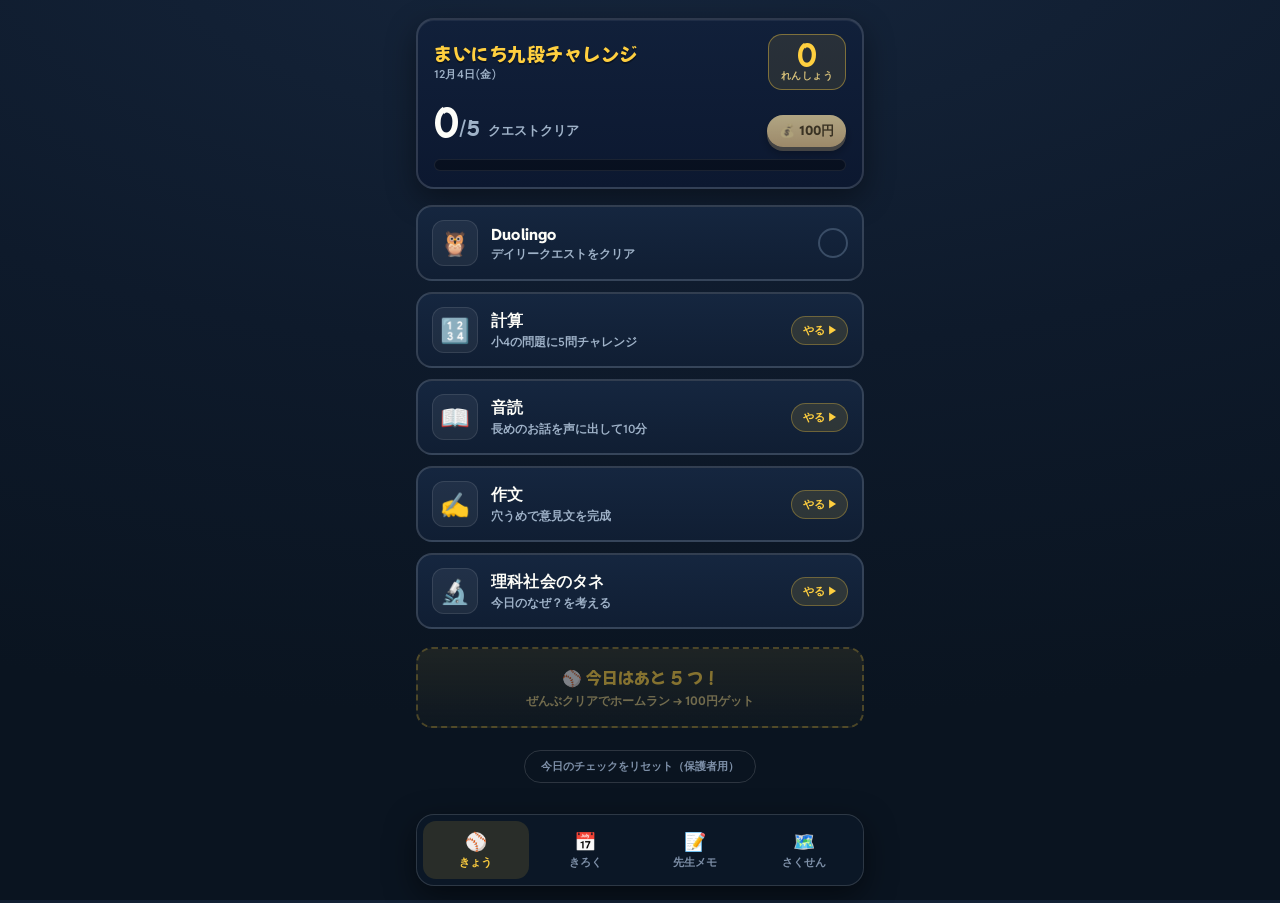
<file: source/backups/index_v3_backup.html>
<!DOCTYPE html>
<html lang="ja">
<head>
<meta charset="UTF-8">
<meta name="viewport" content="width=device-width, initial-scale=1.0, maximum-scale=1.0, user-scalable=no">
<title>まいにち九段チャレンジ</title>
<style>
  @import url('https://fonts.googleapis.com/css2?family=Mochiy+Pop+One&family=Reddit+Sans:wght@400;600;800&display=swap');
  :root{
    --sky:#0e1a2b;--sky2:#16263d;--gold:#ffcf3f;--gold-deep:#f5a623;
    --white:#fdfdf8;--hit:#3fc66d;--line:rgba(255,255,255,.14);
    --card:linear-gradient(180deg,#15263f,#101e33);
  }
  *{margin:0;padding:0;box-sizing:border-box;-webkit-tap-highlight-color:transparent;}
  html,body{height:100%;}
  body{font-family:'Reddit Sans','Hiragino Kaku Gothic ProN',sans-serif;
    background:radial-gradient(140% 90% at 50% -10%,var(--sky2) 0%,var(--sky) 55%,#0a1420 100%);
    color:var(--white);min-height:100%;overflow-x:hidden;-webkit-text-size-adjust:100%;}
  .wrap{max-width:480px;margin:0 auto;padding:18px 16px 120px;position:relative;}

  .board{background:linear-gradient(180deg,#11203a,#0c1830);border:2px solid var(--line);
    border-radius:18px;padding:14px 16px 16px;position:relative;overflow:hidden;
    box-shadow:0 10px 30px rgba(0,0,0,.4),inset 0 1px 0 rgba(255,255,255,.06);}
  .board-top{display:flex;justify-content:space-between;align-items:center;gap:10px;}
  .title{font-family:'Mochiy Pop One',sans-serif;font-size:18px;line-height:1.25;color:var(--gold);text-shadow:0 2px 0 rgba(0,0,0,.35);letter-spacing:.5px;}
  .date{font-size:11px;color:#9fb2c8;font-weight:600;margin-top:3px;letter-spacing:.5px;}
  .streak{text-align:center;background:rgba(255,207,63,.1);border:1.5px solid rgba(255,207,63,.4);border-radius:14px;padding:6px 12px;min-width:78px;flex-shrink:0;}
  .streak .num{font-family:'Mochiy Pop One',sans-serif;font-size:26px;color:var(--gold);line-height:1;}
  .streak .lbl{font-size:9.5px;color:#d9c27a;font-weight:700;margin-top:2px;letter-spacing:.5px;}
  .count-row{display:flex;align-items:baseline;gap:8px;margin-top:14px;}
  .count-big{font-family:'Mochiy Pop One',sans-serif;font-size:34px;color:var(--white);line-height:1;}
  .count-sub{font-size:13px;color:#9fb2c8;font-weight:700;}
  .reward-chip{margin-left:auto;display:flex;align-items:center;gap:5px;background:linear-gradient(180deg,var(--gold),var(--gold-deep));color:#5a3d00;font-weight:800;font-size:13px;padding:7px 12px;border-radius:999px;box-shadow:0 4px 0 #c9881a,0 6px 10px rgba(0,0,0,.3);}
  .reward-chip.locked{filter:grayscale(.7) brightness(.8);box-shadow:0 4px 0 #555,0 6px 10px rgba(0,0,0,.3);}
  .bar{height:12px;background:rgba(0,0,0,.35);border-radius:99px;margin-top:12px;overflow:hidden;border:1px solid rgba(255,255,255,.08);}
  .bar>i{display:block;height:100%;width:0;border-radius:99px;background:linear-gradient(90deg,var(--hit),#7be29a);transition:width .5s cubic-bezier(.2,.8,.2,1);}

  .quests{margin-top:16px;display:flex;flex-direction:column;gap:11px;}
  .quest{display:flex;align-items:center;gap:13px;background:var(--card);border:2px solid var(--line);border-radius:16px;padding:13px 14px;cursor:pointer;position:relative;transition:transform .12s,border-color .2s,background .2s;}
  .quest:active{transform:scale(.98);}
  .quest.done{background:linear-gradient(180deg,rgba(63,198,109,.16),rgba(63,198,109,.06));border-color:rgba(63,198,109,.55);}
  .qicon{width:46px;height:46px;flex-shrink:0;border-radius:12px;display:grid;place-items:center;font-size:24px;background:rgba(255,255,255,.06);border:1px solid rgba(255,255,255,.1);}
  .quest.done .qicon{background:rgba(63,198,109,.22);border-color:rgba(63,198,109,.5);}
  .qbody{flex:1;min-width:0;}
  .qname{font-weight:800;font-size:15.5px;color:var(--white);letter-spacing:.2px;}
  .qdesc{font-size:11.5px;color:#9fb2c8;font-weight:600;margin-top:2px;line-height:1.35;}
  .quest.done .qname{color:#bff3cf;}
  .qgo{font-size:11px;font-weight:800;color:var(--gold);background:rgba(255,207,63,.12);border:1px solid rgba(255,207,63,.3);padding:6px 11px;border-radius:99px;flex-shrink:0;}
  .check{width:30px;height:30px;flex-shrink:0;border-radius:50%;border:2.5px solid #3a4d66;display:grid;place-items:center;transition:all .2s;}
  .check svg{width:16px;height:16px;opacity:0;transform:scale(.4);transition:all .25s cubic-bezier(.2,1.4,.4,1);}
  .quest.done .check{background:var(--hit);border-color:var(--hit);box-shadow:0 0 14px rgba(63,198,109,.6);}
  .quest.done .check svg{opacity:1;transform:scale(1);}

  .winbar{margin-top:18px;text-align:center;border-radius:16px;padding:16px;background:linear-gradient(180deg,rgba(255,207,63,.16),rgba(255,207,63,.04));border:2px dashed rgba(255,207,63,.5);opacity:.5;transition:opacity .4s;}
  .winbar.on{opacity:1;border-style:solid;}
  .winbar .wt{font-family:'Mochiy Pop One',sans-serif;font-size:16px;color:var(--gold);}
  .winbar .ws{font-size:12px;color:#d9c27a;font-weight:700;margin-top:4px;}

  .tabbar{position:fixed;left:50%;bottom:14px;transform:translateX(-50%);width:calc(100% - 32px);max-width:448px;background:rgba(13,24,40,.92);backdrop-filter:blur(10px);border:1.5px solid var(--line);border-radius:18px;display:flex;padding:6px;gap:4px;z-index:30;box-shadow:0 10px 30px rgba(0,0,0,.5);}
  .tab{flex:1;text-align:center;padding:9px 2px;border-radius:13px;font-size:10.5px;font-weight:800;color:#7e90a8;cursor:pointer;transition:all .2s;}
  .tab .ti{font-size:18px;display:block;margin-bottom:2px;}
  .tab.active{color:var(--gold);background:rgba(255,207,63,.12);}

  .panel{display:none;}
  .panel.show{display:block;animation:fade .3s;}

  .sec-title{font-family:'Mochiy Pop One',sans-serif;font-size:15px;color:var(--white);margin:24px 4px 2px;}
  .sec-sub{font-size:11.5px;color:#9fb2c8;font-weight:600;margin:0 4px 4px;line-height:1.5;}

  .stat-grid{display:grid;grid-template-columns:1fr 1fr;gap:11px;margin-top:16px;}
  .stat{background:var(--card);border:2px solid var(--line);border-radius:16px;padding:15px;text-align:center;}
  .stat .sn{font-family:'Mochiy Pop One',sans-serif;font-size:28px;color:var(--gold);line-height:1.05;}
  .stat .sl{font-size:11px;color:#9fb2c8;font-weight:700;margin-top:6px;}
  .calhead{display:grid;grid-template-columns:repeat(7,1fr);gap:6px;margin-top:8px;}
  .calhead span{text-align:center;font-size:10px;color:#7e90a8;font-weight:800;}
  .cal{display:grid;grid-template-columns:repeat(7,1fr);gap:6px;margin-top:6px;}
  .cal .cd{aspect-ratio:1;border-radius:9px;display:grid;place-items:center;font-size:12px;font-weight:700;background:#13233b;border:1px solid var(--line);color:#7e90a8;}
  .cal .cd.win{background:linear-gradient(180deg,var(--hit),#2ea556);color:#fff;border-color:transparent;}
  .cal .cd.part{background:rgba(255,207,63,.18);color:var(--gold);border-color:rgba(255,207,63,.4);}
  .cal .cd.today{outline:2px solid var(--gold);outline-offset:1px;}

  .screen{position:fixed;inset:0;z-index:50;background:radial-gradient(140% 90% at 50% -10%,var(--sky2),var(--sky) 60%,#0a1420);display:none;flex-direction:column;}
  .screen.show{display:flex;animation:slideup .3s;}
  .scr-head{display:flex;align-items:center;gap:12px;padding:16px 16px 12px;border-bottom:1px solid var(--line);}
  .scr-head .x{width:38px;height:38px;border-radius:11px;background:rgba(255,255,255,.07);border:1px solid var(--line);display:grid;place-items:center;font-size:20px;cursor:pointer;flex-shrink:0;color:#cdd;}
  .scr-head .ht{font-family:'Mochiy Pop One',sans-serif;font-size:16px;}
  .scr-head .hs{font-size:11px;color:#9fb2c8;font-weight:600;margin-top:1px;}
  .scr-body{flex:1;overflow-y:auto;padding:16px;max-width:480px;margin:0 auto;width:100%;}
  .scr-foot{padding:12px 16px calc(12px + env(safe-area-inset-bottom));border-top:1px solid var(--line);max-width:480px;margin:0 auto;width:100%;}

  .lvl-pill{display:inline-flex;align-items:center;gap:6px;font-size:11px;font-weight:800;color:var(--gold);background:rgba(255,207,63,.12);border:1px solid rgba(255,207,63,.35);padding:5px 11px;border-radius:99px;white-space:nowrap;}
  .theme-tag{display:inline-flex;align-items:center;gap:5px;font-size:12px;font-weight:800;color:#bff3cf;background:rgba(63,198,109,.14);border:1px solid rgba(63,198,109,.4);padding:5px 12px;border-radius:99px;margin-bottom:12px;}

  .calc-card{background:var(--card);border:2px solid var(--line);border-radius:20px;padding:26px 20px;text-align:center;margin-top:8px;}
  .calc-type{font-size:12px;font-weight:800;color:#9fb2c8;margin-bottom:10px;letter-spacing:.5px;}
  .calc-q{font-family:'Mochiy Pop One',sans-serif;font-size:38px;letter-spacing:1px;color:var(--white);line-height:1.2;}
  .calc-input{margin-top:20px;width:100%;font-size:34px;text-align:center;font-family:'Mochiy Pop One',sans-serif;background:#0b1626;border:2px solid var(--line);border-radius:14px;color:var(--gold);padding:12px;outline:none;}
  .calc-input:focus{border-color:var(--gold);}
  .calc-progress{display:flex;justify-content:center;gap:6px;margin-top:16px;}
  .pip{width:13px;height:13px;border-radius:50%;background:#2c3e52;border:1px solid var(--line);}
  .pip.ok{background:var(--hit);border-color:var(--hit);}
  .pip.ng{background:#e0524d;border-color:#e0524d;}
  .feedback{min-height:24px;margin-top:14px;font-weight:800;font-size:15px;}
  .feedback.good{color:var(--hit);}
  .feedback.bad{color:#ff9b6b;}
  .hintbox{background:rgba(255,207,63,.08);border:1px solid rgba(255,207,63,.3);border-radius:12px;padding:12px 14px;margin-top:14px;font-size:13px;line-height:1.6;color:#e9d9a8;text-align:left;display:none;}
  .hintbox.show{display:block;animation:fade .3s;}

  .btn{display:block;width:100%;border:none;border-radius:14px;font-family:inherit;font-weight:800;font-size:16px;padding:15px;cursor:pointer;transition:transform .1s;}
  .btn:active{transform:scale(.98);}
  .btn:disabled{opacity:.6;}
  .btn-gold{background:linear-gradient(180deg,var(--gold),var(--gold-deep));color:#5a3d00;box-shadow:0 4px 0 #c9881a;}
  .btn-ghost{background:rgba(255,255,255,.06);color:#cdd;border:1px solid var(--line);}
  .btn-green{background:linear-gradient(180deg,var(--hit),#2ea556);color:#fff;box-shadow:0 4px 0 #1d7a40;}
  .btn-sm{padding:11px;font-size:14px;}
  .btn-link{background:none;color:#9fb2c8;border:none;font-size:12.5px;font-weight:700;padding:10px;text-decoration:underline;cursor:pointer;width:100%;}

  .themes{display:grid;grid-template-columns:1fr 1fr;gap:10px;margin-top:10px;}
  .theme-chip{background:var(--card);border:2px solid var(--line);border-radius:14px;padding:18px 12px;text-align:center;cursor:pointer;transition:all .15s;}
  .theme-chip:active{transform:scale(.97);}
  .theme-chip .te{font-size:32px;}
  .theme-chip .tn{font-size:13px;font-weight:800;margin-top:6px;color:#dbe6f2;}

  .ai-card{background:var(--card);border:2px solid var(--line);border-radius:16px;padding:18px;margin-top:14px;}
  .ai-story{font-size:17.5px;line-height:2.2;color:#f0f4f9;font-weight:600;}
  .ai-story rt{font-size:9.5px;color:#9fb2c8;font-weight:600;}
  .ai-label{font-size:11px;font-weight:800;color:var(--gold);letter-spacing:.5px;margin-bottom:10px;display:flex;align-items:center;gap:6px;}
  .q-item{background:rgba(255,255,255,.04);border:1px solid var(--line);border-radius:12px;padding:13px;margin-top:10px;}
  .q-item .qq{font-weight:800;font-size:14px;color:#dbe6f2;line-height:1.5;}
  .answer-area{width:100%;margin-top:10px;background:#0b1626;border:2px solid var(--line);border-radius:12px;color:var(--white);padding:12px;font-family:inherit;font-size:15px;line-height:1.6;resize:vertical;min-height:64px;outline:none;}
  .answer-area:focus{border-color:var(--gold);}
  .char-count{text-align:right;font-size:11px;color:#7e90a8;font-weight:700;margin-top:4px;}
  .char-count.warn{color:var(--gold);}

  .aozora-list{margin-top:12px;display:flex;flex-direction:column;gap:8px;}
  .aozora-item{display:flex;align-items:center;gap:11px;background:rgba(255,255,255,.04);border:1px solid var(--line);border-radius:12px;padding:11px 13px;text-decoration:none;color:inherit;transition:all .15s;}
  .aozora-item:active{transform:scale(.98);background:rgba(255,255,255,.08);}
  .aozora-item .ae{font-size:22px;flex-shrink:0;}
  .aozora-item .at{flex:1;min-width:0;}
  .aozora-item .atn{font-weight:800;font-size:14px;color:#e3eaf2;}
  .aozora-item .atm{font-size:11px;color:#9fb2c8;font-weight:600;margin-top:1px;}
  .aozora-item .arrow{font-size:14px;color:#7e90a8;flex-shrink:0;}

  /* fill-in-the-blank writing */
  .tmpl-box{font-size:16px;line-height:2.3;color:#dbe6f2;font-weight:600;background:rgba(255,255,255,.04);border:1px solid var(--line);border-radius:12px;padding:14px;margin-top:6px;}
  .tmpl-blank{display:inline-block;min-width:60px;border-bottom:2px solid var(--gold);color:var(--gold);font-weight:800;text-align:center;padding:0 6px;}
  .tmpl-blank.filled{color:#bff3cf;border-color:#7be29a;}
  .blank-input{margin-top:10px;}
  .blank-input label{display:block;font-size:12.5px;font-weight:800;color:var(--gold);margin-bottom:4px;}
  .blank-input .bhint{font-size:11px;color:#9fb2c8;font-weight:600;margin-bottom:5px;}
  .blank-input input{width:100%;background:#0b1626;border:2px solid var(--line);border-radius:10px;color:var(--white);padding:11px;font-family:inherit;font-size:15px;outline:none;}
  .blank-input input:focus{border-color:var(--gold);}
  .preview{background:linear-gradient(180deg,rgba(255,207,63,.08),rgba(255,207,63,.02));border:1px dashed rgba(255,207,63,.4);border-radius:12px;padding:14px;margin-top:14px;font-size:15px;line-height:2;color:#f0f4f9;font-weight:600;}
  .preview .pl{font-size:11px;font-weight:800;color:var(--gold);letter-spacing:.5px;margin-bottom:8px;display:block;}

  .sensei-reply{background:linear-gradient(180deg,rgba(63,198,109,.12),rgba(63,198,109,.03));border:1.5px solid rgba(63,198,109,.4);border-radius:16px;padding:16px;margin-top:14px;}
  .sensei-reply .sr-head{display:flex;align-items:center;gap:8px;font-weight:800;color:#7be29a;font-size:13px;margin-bottom:8px;}
  .sensei-reply .sr-body{font-size:14px;line-height:1.7;color:#e3f3e9;white-space:pre-wrap;}

  .loading{text-align:center;padding:40px 16px;color:#9fb2c8;font-weight:700;font-size:14px;}
  .loading .dots{display:inline-block;animation:blink 1.2s infinite;}
  .spinner{width:42px;height:42px;border:4px solid rgba(255,255,255,.1);border-top-color:var(--gold);border-radius:50%;margin:0 auto 16px;animation:spin 1s linear infinite;}

  .log-item{background:var(--card);border:1px solid var(--line);border-radius:13px;padding:13px;margin-top:10px;}
  .log-meta{display:flex;justify-content:space-between;font-size:11px;color:#7e90a8;font-weight:700;margin-bottom:6px;}
  .log-tag{font-size:10px;font-weight:800;padding:2px 8px;border-radius:99px;background:rgba(255,207,63,.15);color:var(--gold);}
  .log-q{font-size:12.5px;color:#9fb2c8;font-weight:700;line-height:1.5;}
  .log-a{font-size:13.5px;color:#e3eaf2;line-height:1.6;margin-top:5px;padding-left:10px;border-left:2px solid var(--line);}

  .roadmap{margin-top:14px;display:flex;flex-direction:column;gap:10px;}
  .rm{background:var(--card);border:2px solid var(--line);border-radius:14px;padding:13px 14px;}
  .rm .rmh{display:flex;align-items:center;gap:9px;font-weight:800;font-size:14.5px;}
  .rm .rmh .e{font-size:19px;}
  .rm .rmh .tag{margin-left:auto;font-size:9.5px;font-weight:800;padding:3px 8px;border-radius:99px;letter-spacing:.3px;}
  .tag.top{background:rgba(245,166,35,.2);color:var(--gold);border:1px solid rgba(245,166,35,.4);}
  .tag.keep{background:rgba(63,198,109,.18);color:#7be29a;border:1px solid rgba(63,198,109,.4);}
  .rm ul{margin:9px 0 0;padding-left:18px;}
  .rm li{font-size:12.5px;color:#c4d2e3;line-height:1.6;margin-bottom:3px;}

  .reset{margin:22px auto 0;display:block;background:none;border:1px solid var(--line);color:#7e90a8;font-size:11px;font-weight:700;padding:8px 16px;border-radius:99px;cursor:pointer;}

  .burst{position:fixed;inset:0;pointer-events:none;z-index:60;}
  .spark{position:absolute;width:11px;height:11px;border-radius:2px;will-change:transform,opacity;}
  .bigwin{position:fixed;inset:0;z-index:70;display:none;place-items:center;background:rgba(8,14,24,.82);backdrop-filter:blur(3px);}
  .bigwin.show{display:grid;animation:fade .3s;}
  .bigwin-card{text-align:center;padding:34px 30px;max-width:300px;background:linear-gradient(180deg,#16273f,#0e1c30);border:2.5px solid var(--gold);border-radius:24px;box-shadow:0 0 50px rgba(255,207,63,.4);animation:pop .5s;}
  .bigwin .trophy{font-size:64px;animation:bounce 1s infinite;}
  .bigwin h2{font-family:'Mochiy Pop One',sans-serif;color:var(--gold);font-size:24px;margin-top:8px;}
  .bigwin p{font-size:13.5px;color:#d9c27a;font-weight:700;margin-top:8px;line-height:1.5;}
  .bigwin .yen{font-family:'Mochiy Pop One',sans-serif;font-size:40px;color:var(--white);margin-top:12px;}
  .bigwin button{margin-top:20px;background:linear-gradient(180deg,var(--gold),var(--gold-deep));border:none;color:#5a3d00;font-weight:800;font-size:15px;padding:12px 30px;border-radius:99px;cursor:pointer;box-shadow:0 4px 0 #c9881a;font-family:inherit;}

  @keyframes pop{0%{transform:scale(.8);opacity:0}60%{transform:scale(1.04)}100%{transform:scale(1);opacity:1}}
  @keyframes fade{from{opacity:0}to{opacity:1}}
  @keyframes slideup{from{transform:translateY(30px);opacity:0}to{transform:translateY(0);opacity:1}}
  @keyframes bounce{0%,100%{transform:translateY(0)}50%{transform:translateY(-12px)}}
  @keyframes spin{to{transform:rotate(360deg)}}
  @keyframes blink{0%,100%{opacity:.3}50%{opacity:1}}
  @media (prefers-reduced-motion:reduce){*{animation:none!important;transition:none!important;}}
</style>
</head>
<body>
<div class="wrap">
  <div class="panel show" id="panel-today">
    <div class="board">
      <div class="board-top">
        <div><div class="title">まいにち九段チャレンジ</div><div class="date" id="dateLabel">--</div></div>
        <div class="streak"><div class="num" id="streakNum">0</div><div class="lbl">れんしょう</div></div>
      </div>
      <div class="count-row">
        <span class="count-big"><span id="doneNum">0</span><span style="font-size:18px;color:#9fb2c8">/5</span></span>
        <span class="count-sub">クエストクリア</span>
        <span class="reward-chip locked" id="rewardChip">💰 100円</span>
      </div>
      <div class="bar"><i id="barFill"></i></div>
    </div>
    <div class="quests" id="questList"></div>
    <div class="winbar" id="winBar">
      <div class="wt" id="winT">⚾ 今日はあと 5 つ！</div>
      <div class="ws" id="winS">ぜんぶクリアでホームラン → 100円ゲット</div>
    </div>
    <button class="reset" id="resetBtn">今日のチェックをリセット（保護者用）</button>
  </div>

  <div class="panel" id="panel-record">
    <div class="board"><div class="board-top"><div><div class="title">きろく</div><div class="date">これまでのがんばり</div></div></div></div>
    <div class="stat-grid">
      <div class="stat"><div class="sn" id="stTotal">0</div><div class="sl">ホームランの日</div></div>
      <div class="stat"><div class="sn" id="stBest">0</div><div class="sl">さいこう連勝</div></div>
      <div class="stat"><div class="sn" id="stYen">0</div><div class="sl">ためた金額(円)</div></div>
      <div class="stat"><div class="sn" id="stCalc" style="font-size:18px">小4 きほん</div><div class="sl">計算のレベル</div></div>
    </div>
    <div class="sec-title">カレンダー</div>
    <div class="sec-sub">緑=ぜんぶクリア / 黄=とちゅうまで</div>
    <div class="calhead"><span>日</span><span>月</span><span>火</span><span>水</span><span>木</span><span>金</span><span>土</span></div>
    <div class="cal" id="calGrid"></div>
  </div>

  <div class="panel" id="panel-parent">
    <div class="board"><div class="board-top"><div><div class="title">先生メモ</div><div class="date">息子さんの答え・先生の講評（保護者用）</div></div></div></div>
    <div class="sec-sub" style="margin-top:14px;">作文・音読・理科社会で、息子さんが書いた答えとAI先生の講評がここに残ります。新しい順。ときどき目を通して、明らかな間違いがあれば教えてあげてください。</div>
    <div id="logList"></div>
  </div>

  <div class="panel" id="panel-plan">
    <div class="board"><div class="board-top"><div><div class="title">さくせん</div><div class="date">九段中をめざすロードマップ</div></div></div></div>
    <div class="sec-title">5つのデイリークエスト</div>
    <div class="sec-sub">むりせず、まいにち続けるのがいちばん強い。</div>
    <div class="roadmap">
      <div class="rm"><div class="rmh"><span class="e">🦉</span>Duolingo<span class="tag keep">毎日</span></div><ul><li>デイリークエストをクリア（保護者が確認）</li></ul></div>
      <div class="rm"><div class="rmh"><span class="e">🔢</span>計算<span class="tag top">最優先</span></div><ul><li>小4の問題（筆算・九九・わり算・□・割合）をまんべんなく出題</li><li>正答率で「きほん→ひょうじゅん→はってん」へ自動調整</li></ul></div>
      <div class="rm"><div class="rmh"><span class="e">📖</span>音読<span class="tag top">最優先</span></div><ul><li>えらんだテーマで、先生が10分音読用の長めのお話を書く</li><li>青空文庫の名作（ごん狐・手袋を買いに等）も読める</li></ul></div>
      <div class="rm"><div class="rmh"><span class="e">✍️</span>作文<span class="tag keep">穴うめ式</span></div><ul><li>空欄をうめるだけで200字の意見文が完成</li><li>続けると穴が減って、自由に書く力がつく</li></ul></div>
      <div class="rm"><div class="rmh"><span class="e">🔬</span>理科・社会のタネ</div><ul><li>えらんだテーマで「今日のなぜ？」を出題</li><li>資料を読んで考える力（九段でいちばん大事）</li></ul></div>
    </div>
    <div class="sec-title">九段中のしくみ（保護者メモ）</div>
    <div class="sec-sub">報告書200＋適性1(国語)200＋適性2(資料)300＋適性3(理数)300＝1000点。配点の6割が算数・理科・資料系。報告書は小4から入るので学校の成績も大事。</div>
    <button class="reset" id="resetAllBtn">全データを初期化（保護者用）</button>
  </div>
</div>

<div class="tabbar">
  <div class="tab active" data-tab="today"><span class="ti">⚾</span>きょう</div>
  <div class="tab" data-tab="record"><span class="ti">📅</span>きろく</div>
  <div class="tab" data-tab="parent"><span class="ti">📝</span>先生メモ</div>
  <div class="tab" data-tab="plan"><span class="ti">🗺️</span>さくせん</div>
</div>

<div class="screen" id="screen"><div id="screenInner"></div></div>

<div class="burst" id="burst"></div>
<div class="bigwin" id="bigWin"><div class="bigwin-card">
  <div class="trophy">🏆</div><h2>ホームラン！</h2>
  <p>今日のクエスト、ぜんぶクリア！<br>れんしょう記録ものびたよ</p>
  <div class="yen">+100円</div>
  <button id="bigWinClose">やったー！</button>
</div></div>

<script>
const THEMES=[
  {id:'baseball',e:'⚾',n:'野球・スポーツ',kw:'野球やMLB、大谷翔平などのスポーツ'},
  {id:'nature',e:'🦖',n:'生き物・宇宙',kw:'生き物・恐竜・宇宙・自然のふしぎ'},
  {id:'mecha',e:'🚀',n:'のりもの・メカ',kw:'乗り物・ロボット・メカ・ものの仕組み'},
  {id:'history',e:'⚔️',n:'歴史・冒険',kw:'歴史上の人物や偉人、サバイバルや冒険'},
];
const QUESTS=[
  {id:'duo', icon:'🦉',name:'Duolingo',     desc:'デイリークエストをクリア', type:'check'},
  {id:'calc',icon:'🔢',name:'計算',         desc:'小4の問題に5問チャレンジ', type:'activity'},
  {id:'read',icon:'📖',name:'音読',         desc:'長めのお話を声に出して10分', type:'activity'},
  {id:'write',icon:'✍️',name:'作文',        desc:'穴うめで意見文を完成',     type:'activity'},
  {id:'sci', icon:'🔬',name:'理科社会のタネ',desc:'今日のなぜ？を考える',     type:'activity'},
];
// 青空文庫（著作権切れ・小4向けの名作）
const AOZORA=[
  {title:'ごん狐',author:'新美南吉',mins:'15分',e:'🦊',url:'https://www.aozora.gr.jp/cards/000121/files/628_14895.html'},
  {title:'手袋を買いに',author:'新美南吉',mins:'10分',e:'🧤',url:'https://www.aozora.gr.jp/cards/000121/files/637_13341.html'},
  {title:'注文の多い料理店',author:'宮沢賢治',mins:'15分',e:'🍴',url:'https://www.aozora.gr.jp/cards/000081/card43754.html'},
  {title:'宮沢賢治「10分で読める」一覧',author:'ブンゴウサーチ',mins:'一覧',e:'📚',url:'https://search.bungo.app/authors/81/categories/shortshort/books'},
  {title:'青空文庫トップ（名作さがし）',author:'いろんな作家',mins:'',e:'🔎',url:'https://www.aozora.gr.jp/'},
];
const WD=['日','月','火','水','木','金','土'];
const todayKey=()=>{const d=new Date();return `${d.getFullYear()}-${String(d.getMonth()+1).padStart(2,'0')}-${String(d.getDate()).padStart(2,'0')}`;};

let state={today:todayKey(),checks:{},history:{},calcTier:1,calcStats:{correct:0,wrong:0},sakubunDone:0,log:[]};

async function load(){
  try{
    const r=await window.storage.get('kudan-state-v3');
    if(r&&r.value){const s=JSON.parse(r.value);
      state.history=s.history||{};state.calcTier=s.calcTier||1;
      state.calcStats=s.calcStats||{correct:0,wrong:0};state.sakubunDone=s.sakubunDone||0;state.log=s.log||[];
      if(s.today===todayKey()){state.today=s.today;state.checks=s.checks||{};}
      else{state.today=todayKey();state.checks={};}
    }
  }catch(e){}
}
async function save(){
  const done=Object.values(state.checks).filter(Boolean).length;
  state.history[state.today]={count:done,quests:{...state.checks}};
  try{await window.storage.set('kudan-state-v3',JSON.stringify(state));}catch(e){}
}
async function addLog(tag,question,answer,reply){
  state.log.unshift({date:state.today,ts:Date.now(),tag,question,answer,reply});
  if(state.log.length>200)state.log=state.log.slice(0,200);
  await save();
}

async function askAI(system,user,maxTokens){
  const res=await fetch("https://api.anthropic.com/v1/messages",{
    method:"POST",headers:{"Content-Type":"application/json"},
    body:JSON.stringify({model:"claude-sonnet-4-6",max_tokens:maxTokens||1000,system:system,messages:[{role:"user",content:user}]})
  });
  const data=await res.json();
  return data.content.filter(b=>b.type==="text").map(b=>b.text).join("\n").trim();
}
function parseJSON(txt){
  let t=txt.replace(/```json/g,'').replace(/```/g,'').trim();
  const a=t.indexOf('{'),b=t.lastIndexOf('}');
  if(a>=0&&b>=0)t=t.slice(a,b+1);
  return JSON.parse(t);
}
const GRADE_CONTEXT=`相手は小学4年生の男の子。中学受験で千代田区立九段中等教育学校（公立中高一貫校）の適性検査を目指している。
適性検査の特徴：知識の暗記より「資料を読んで考え、自分の言葉で書く力」を重視。国語は要約と意見作文。算数は割合・速さ・比。理科社会は資料の読み取り。
この子は文章を読むのも組み立てるのもまだ苦手で、漫画は読めるが小説は苦手。拒否反応が出やすい。だが英語と野球が大好きで、褒められるとやる気が出る。
だからとにかく優しく、たくさん褒めて、絵文字も使って、楽しく前向きに。むずかしい漢字には《》の形でふりがなをつける（例：野球《やきゅう》）。`;
function rubyize(t){return (t||'').replace(/([一-龠々〆ヶ]+)《([ぁ-んァ-ヴ]+)》/g,'<ruby>$1<rt>$2</rt></ruby>');}

function renderQuests(){
  const list=document.getElementById('questList');list.innerHTML='';
  QUESTS.forEach(q=>{
    const done=!!state.checks[q.id];
    const el=document.createElement('div');
    el.className='quest'+(done?' done':'');
    const right = q.type==='activity' && !done
      ? `<div class="qgo">やる ▶</div>`
      : `<div class="check"><svg viewBox="0 0 24 24" fill="none"><path d="M5 13l4 4L19 7" stroke="#fff" stroke-width="3.5" stroke-linecap="round" stroke-linejoin="round"/></svg></div>`;
    el.innerHTML=`<div class="qicon">${q.icon}</div><div class="qbody"><div class="qname">${q.name}</div><div class="qdesc">${q.desc}</div></div>${right}`;
    el.addEventListener('click',()=>{
      if(q.type==='check'){toggle(q.id);}
      else if(done){toggle(q.id);}
      else{openActivity(q.id);}
    });
    list.appendChild(el);
  });
}
function renderTop(){
  const done=Object.values(state.checks).filter(Boolean).length;
  document.getElementById('doneNum').textContent=done;
  document.getElementById('barFill').style.width=(done/5*100)+'%';
  document.getElementById('streakNum').textContent=calcStreak();
  const d=new Date();document.getElementById('dateLabel').textContent=`${d.getMonth()+1}月${d.getDate()}日(${WD[d.getDay()]})`;
  const chip=document.getElementById('rewardChip'),wb=document.getElementById('winBar');
  if(done===5){chip.classList.remove('locked');wb.classList.add('on');
    document.getElementById('winT').innerHTML='🎉 ぜんぶクリア！ホームラン！';
    document.getElementById('winS').textContent='今日のごほうび 100円ゲット！';}
  else{chip.classList.add('locked');wb.classList.remove('on');
    document.getElementById('winT').innerHTML=`⚾ 今日はあと ${5-done} つ！`;
    document.getElementById('winS').textContent='ぜんぶクリアでホームラン → 100円ゲット';}
}
let wasComplete=false;
function toggle(id){
  state.checks[id]=!state.checks[id];renderQuests();renderTop();save();
  const done=Object.values(state.checks).filter(Boolean).length;
  if(done===5&&!wasComplete){wasComplete=true;homerun();}
  if(done<5)wasComplete=false;
}
function completeQuest(id){
  if(!state.checks[id]){state.checks[id]=true;renderQuests();renderTop();save();
    const done=Object.values(state.checks).filter(Boolean).length;
    if(done===5&&!wasComplete){wasComplete=true;setTimeout(homerun,400);}
  }
}

function calcStreak(){
  let streak=0;const d=new Date();
  for(let i=0;i<400;i++){
    const k=`${d.getFullYear()}-${String(d.getMonth()+1).padStart(2,'0')}-${String(d.getDate()).padStart(2,'0')}`;
    const h=state.history[k];
    const full=k===state.today?(Object.values(state.checks).filter(Boolean).length===5):(h&&h.count===5);
    if(full)streak++;else if(k===state.today){}else break;
    d.setDate(d.getDate()-1);
  }return streak;
}
function bestStreak(){
  const allFull={};Object.keys(state.history).forEach(k=>{if(state.history[k].count===5)allFull[k]=true;});
  if(Object.values(state.checks).filter(Boolean).length===5)allFull[state.today]=true;
  const sorted=Object.keys(allFull).sort();let best=0,cur=0,prev=null;
  for(const k of sorted){
    if(prev){const pd=new Date(prev);pd.setDate(pd.getDate()+1);
      const nk=`${pd.getFullYear()}-${String(pd.getMonth()+1).padStart(2,'0')}-${String(pd.getDate()).padStart(2,'0')}`;
      cur=nk===k?cur+1:1;}else cur=1;
    best=Math.max(best,cur);prev=k;
  }return best;
}

// ===== 小4 計算プール（まんべんなく＋自動調整） =====
function ri(min,max){return Math.floor(Math.random()*(max-min+1))+min;}
function shuffle(a){for(let i=a.length-1;i>0;i--){const j=Math.floor(Math.random()*(i+1));[a[i],a[j]]=[a[j],a[i]];}return a;}
const CALC_TIERS={
  1:{name:'小4 きほん',gens:[
    ()=>{const a=ri(23,89),b=ri(13,89);return{t:'たし算',q:`${a} + ${b}`,ans:a+b};},
    ()=>{const a=ri(35,99),b=ri(16,a-6);return{t:'ひき算',q:`${a} - ${b}`,ans:a-b};},
    ()=>{const a=ri(3,9),b=ri(3,9);return{t:'九九',q:`${a} × ${b}`,ans:a*b};},
    ()=>{const b=ri(2,9),ans=ri(2,9);return{t:'わり算',q:`${b*ans} ÷ ${b}`,ans:ans};},
    ()=>{const a=ri(20,70),b=ri(15,40);return{t:'□をもとめる',q:`□ + ${b} = ${a+b}`,ans:a};},
  ]},
  2:{name:'小4 ひょうじゅん',gens:[
    ()=>{const a=ri(125,899),b=ri(115,899);return{t:'たし算（筆算）',q:`${a} + ${b}`,ans:a+b};},
    ()=>{const a=ri(250,999),b=ri(115,a-40);return{t:'ひき算（筆算）',q:`${a} - ${b}`,ans:a-b};},
    ()=>{const a=ri(13,49),b=ri(3,9);return{t:'かけ算',q:`${a} × ${b}`,ans:a*b};},
    ()=>{const b=ri(3,9),ans=ri(3,12),r=ri(1,b-1);return{t:'わり算（あまり）',q:`${b*ans+r} ÷ ${b} の商は？`,ans:ans,divmod:true};},
    ()=>{const x=ri(6,12),b=ri(4,9);return{t:'□をもとめる',q:`${x} × □ = ${x*b}`,ans:b};},
  ]},
  3:{name:'小4 はってん',gens:[
    ()=>{const a=ri(102,499),b=ri(3,9);return{t:'かけ算（大きい数）',q:`${a} × ${b}`,ans:a*b};},
    ()=>{const a=ri(12,30),b=ri(12,30);return{t:'2けた×2けた',q:`${a} × ${b}`,ans:a*b};},
    ()=>{const ans=ri(12,30),b=ri(3,9);return{t:'わり算',q:`${ans*b} ÷ ${b}`,ans:ans};},
    ()=>{const base=ri(1,9)*20,p=[10,20,25,50][ri(0,3)];return{t:'割合（%）',q:`${base}の${p}%`,ans:base*p/100};},
    ()=>{const sp=ri(3,9)*10,t=ri(2,6);return{t:'速さ',q:`時速${sp}kmで${t}時間すすむと何km？`,ans:sp*t};},
  ]},
};
function tierName(t){return CALC_TIERS[t].name;}

let calcSession=null;
function startCalc(){
  const tier=state.calcTier||1;const gens=CALC_TIERS[tier].gens;
  const order=shuffle([0,1,2,3,4]);const problems=[];
  for(let i=0;i<5;i++)problems.push(gens[order[i]]());
  calcSession={tier,problems,idx:0,results:[]};
  renderCalc();
}
function renderCalc(){
  const s=calcSession,p=s.problems[s.idx];
  const pips=s.problems.map((_,i)=>{let c='';if(i<s.idx)c=s.results[i]?'ok':'ng';return `<div class="pip ${c}"></div>`;}).join('');
  document.getElementById('screenInner').innerHTML=`
   <div class="screen show" style="position:static;display:flex;">
    <div class="scr-head">
      <div class="x" onclick="closeScreen()">✕</div>
      <div><div class="ht">🔢 計算チャレンジ</div><div class="hs">${s.idx+1}問目 / 5問</div></div>
      <div style="margin-left:auto"><span class="lvl-pill">${tierName(s.tier)}</span></div>
    </div>
    <div class="scr-body">
      <div class="calc-card">
        <div class="calc-type">${p.t}</div>
        <div class="calc-q">${p.q}</div>
        <input class="calc-input" id="calcIn" inputmode="numeric" pattern="[0-9]*" placeholder="？" autocomplete="off">
        ${p.divmod?`<div style="font-size:12px;color:#9fb2c8;margin-top:8px;font-weight:700">わりきれず「あまり」が出るよ。商（=何回われるか）を入れてね</div>`:''}
        <div class="calc-progress">${pips}</div>
        <div class="feedback" id="calcFb"></div>
        <div class="hintbox" id="calcHint"></div>
      </div>
      <button class="btn btn-ghost btn-sm" id="hintBtn" style="margin-top:14px;">🤔 ヒントをみる（先生）</button>
    </div>
    <div class="scr-foot"><button class="btn btn-gold" id="calcSubmit">こたえる</button></div>
   </div>`;
  const input=document.getElementById('calcIn');setTimeout(()=>input.focus(),100);
  input.addEventListener('keydown',e=>{if(e.key==='Enter')submitCalc();});
  document.getElementById('calcSubmit').addEventListener('click',submitCalc);
  document.getElementById('hintBtn').addEventListener('click',showCalcHint);
}
function submitCalc(){
  const s=calcSession,p=s.problems[s.idx];
  const input=document.getElementById('calcIn');const val=parseInt(input.value,10);
  if(isNaN(val)){input.focus();return;}
  const correct=val===p.ans;s.results[s.idx]=correct;
  const fb=document.getElementById('calcFb');
  if(correct){fb.textContent='⭕ せいかい！ナイスバッティング！';fb.className='feedback good';
    beep(680,.12,'triangle');setTimeout(()=>beep(900,.12,'triangle'),90);
    const r=input.getBoundingClientRect();sparks(r.left+r.width/2,r.top,8,['#3fc66d','#7be29a','#ffcf3f']);}
  else{fb.textContent=`おしい！ こたえは ${p.ans} だよ`;fb.className='feedback bad';beep(200,.2,'sawtooth',.1);}
  document.getElementById('calcSubmit').disabled=true;
  setTimeout(()=>{s.idx++;if(s.idx>=5)finishCalc();else renderCalc();},correct?900:1900);
}
async function showCalcHint(){
  const box=document.getElementById('calcHint'),btn=document.getElementById('hintBtn');
  box.classList.add('show');box.innerHTML='<span class="dots">先生がヒントを考えているよ…</span>';btn.disabled=true;
  const p=calcSession.problems[calcSession.idx];
  try{const hint=await askAI(GRADE_CONTEXT,`次の計算問題のヒントを、答えは絶対に言わずに、解き方のコツだけ2〜3文で優しく教えて。絵文字も少し。問題：${p.q}`,300);
    box.innerHTML=rubyize(hint);}catch(e){box.innerHTML='ヒント：まず大きいくらいから、ていねいに計算してみよう！';}
}
async function finishCalc(){
  const s=calcSession;const correct=s.results.filter(Boolean).length;
  state.calcStats.correct+=correct;state.calcStats.wrong+=(5-correct);
  let levelMsg='',newTier=state.calcTier;
  if(correct>=4&&state.calcTier<3){newTier=state.calcTier+1;levelMsg=`🎉 レベルアップ！ つぎは「${tierName(newTier)}」だよ`;}
  else if(correct<=1&&state.calcTier>1){newTier=state.calcTier-1;levelMsg=`むりせず「${tierName(newTier)}」にもどして、とくいになろう！`;}
  else levelMsg='この調子！ つづければどんどん強くなるよ💪';
  state.calcTier=newTier;await save();
  document.getElementById('screenInner').innerHTML=`
   <div class="screen show" style="position:static;display:flex;">
    <div class="scr-head"><div class="x" onclick="closeScreen()">✕</div><div><div class="ht">🔢 計算チャレンジ</div><div class="hs">けっか</div></div></div>
    <div class="scr-body">
      <div class="calc-card">
        <div style="font-size:54px">${correct>=4?'🏆':correct>=2?'👏':'💪'}</div>
        <div class="calc-q" style="font-size:30px;margin-top:6px">${correct} / 5 せいかい</div>
        <div style="margin-top:16px;font-size:14px;color:#e9d9a8;font-weight:700;line-height:1.6">${levelMsg}</div>
      </div>
    </div>
    <div class="scr-foot"><button class="btn btn-green" onclick="finishActivity('calc')">クエストクリア！ ⚾</button></div>
   </div>`;
  beep(523,.15,'square');setTimeout(()=>beep(784,.2,'square'),140);
}

// ===== 音読（テーマで長文生成＋青空文庫） =====
async function startReading(theme){
  showLoading('音読',`先生が「${theme.n}」のお話を書いているよ`);
  let data;
  try{
    const raw=await askAI(GRADE_CONTEXT,
      `小学4年生が声に出して10分くらい音読する、長めのお話を1つ書いて。テーマは「${theme.kw}」。
条件：
- 600〜800字くらい。起承転結のある読み物（物語・実話風・すごい人の話・面白い解説、どれでもOK）。
- テーマ「${theme.kw}」が主役。内容が心にのこるワクワクする話に。
- 小4が音読できる語彙。むずかしい漢字には必ず《》でふりがな（例：選手《せんしゅ》）。
- 読んだあとの軽い質問を1つ（どんな話だった？など要約をうながす）。
JSONのみ出力。形式：{"title":"タイトル","story":"本文（改行は\\nで）","question":"質問"}`,2000);
    data=parseJSON(raw);
  }catch(e){data={title:'今日のお話',story:'うまく作れなかったので、下の青空文庫の名作から1つえらんで、10分音読してみよう！声に出して読むのがいちばんの練習だよ。📣',question:'どんなお話だった？かんたんに教えて！'};}
  renderReading(theme,data);
}
function renderReading(theme,data){
  const story=rubyize((data.story||'').replace(/\n/g,'<br>'));
  document.getElementById('screenInner').innerHTML=`
   <div class="screen show" style="position:static;display:flex;">
    <div class="scr-head"><div class="x" onclick="closeScreen()">✕</div>
      <div><div class="ht">📖 音読</div><div class="hs">10分こえに出して読もう</div></div></div>
    <div class="scr-body">
      <div class="theme-tag">${theme.e} ${theme.n}</div>
      <div class="ai-card">
        <div class="ai-label">📣 ${data.title||'今日のお話'}</div>
        <div class="ai-story">${story}</div>
      </div>
      <div class="q-item" style="margin-top:16px">
        <div class="qq">📝 ${data.question||'どんなお話だった？'}（声でも文字でもOK・答えなくてもクリアできるよ）</div>
        <textarea class="answer-area" id="readAns" placeholder="かんたんでいいよ（任意）"></textarea>
        <button class="btn btn-ghost btn-sm" id="readShowBtn" style="margin-top:8px">先生にみせる（ボーナス）</button>
        <div id="readReply"></div>
      </div>
      <div class="sec-title" style="font-size:13px">📚 青空文庫の名作も読めるよ</div>
      <div class="sec-sub">タップすると本文サイトがひらきます（無料・著作権切れの名作）</div>
      <div class="aozora-list">
        ${AOZORA.map(a=>`<a class="aozora-item" href="${a.url}" target="_blank" rel="noopener">
          <span class="ae">${a.e}</span><span class="at"><span class="atn">${a.title}</span><span class="atm">${a.author}${a.mins?' ・ '+a.mins:''}</span></span><span class="arrow">↗</span></a>`).join('')}
      </div>
    </div>
    <div class="scr-foot"><button class="btn btn-green" id="readDone">読みおわった！ ⚾</button></div>
   </div>`;
  document.getElementById('readShowBtn').addEventListener('click',()=>submitReading(theme,data));
  document.getElementById('readDone').addEventListener('click',()=>finishActivity('read'));
}
async function submitReading(theme,data){
  const ans=document.getElementById('readAns').value.trim();
  if(ans.length<2){alert('かんたんでいいよ。どんな話だったか書いてみよう！');return;}
  document.getElementById('readShowBtn').disabled=true;
  document.getElementById('readReply').innerHTML='<div class="loading" style="padding:16px"><span class="dots">先生が読んでいるよ…</span></div>';
  let reply;
  try{reply=await askAI(GRADE_CONTEXT,
    `小4が次のお話を音読して、「どんな話だった？」に答えました。お話：「${(data.story||'').slice(0,500)}」\n答え：「${ans}」\nこの子の要約を、とにかく褒めて、よかった所を具体的に。1つだけ「ここを足すともっといい」を優しく。最後に短い応援。120字程度、絵文字も。`,500);
  }catch(e){reply='よく読めたね！すごい！⚾ 自分の言葉でまとめられたのがえらいよ。つづけると、どんどん読む力がついていくよ。明日もがんばろう！';}
  document.getElementById('readReply').innerHTML=`<div class="sensei-reply"><div class="sr-head">🦉 先生より</div><div class="sr-body">${rubyize(reply)}</div></div>`;
  await addLog('音読',(data.title||'お話')+'：'+(data.question||''),ans,reply);
}

// ===== 作文（穴うめテンプレート→自由へ） =====
function sakubunLevel(){return Math.min(3,1+Math.floor(state.sakubunDone/5));}
async function startWriting(theme){
  const lv=sakubunLevel();
  showLoading('作文',`先生が「${theme.n}」のお題を考えているよ`);
  let data;
  try{
    let inst;
    if(lv===1){inst=`穴うめ式テンプレートを作って。空欄を4〜5個。空欄をうめるだけで200字くらいの「意見文」が完成するように、つなぎの文章はこちらで用意する。各空欄にはやさしいヒント（例も）をつける。`;}
    else if(lv===2){inst=`書き出しと文のほねぐみだけ示す、ゆるめのテンプレートを作って。空欄は2〜3個（自分の考え・理由・まとめ）。ヒントは例なしの短いもの。`;}
    else{inst=`テンプレートは作らず、自由に書く意見作文のお題だけ。空欄は0個。`;}
    const raw=await askAI(GRADE_CONTEXT,
      `小4向けの「200字 意見作文」を、テーマ「${theme.kw}」に関連づけて作って。九段中の適性検査イメージ（自分の考えを理由とともに書く）。自分の体験や考えを書けるお題に。${inst}
むずかしい漢字には《》でふりがな。空欄は文中で［①］［②］のように書く。
JSONのみ：{"theme":"お題の文","templateText":"［①］を含む穴うめ文（lv3なら空文字）","blanks":[{"label":"①","hint":"ヒント"}]}`,900);
    data=parseJSON(raw);
  }catch(e){data={theme:'きみが「これだけは負けない！」と思うことは何ですか。理由もいっしょに書いてみよう。',
    templateText:'ぼくが「これだけは負けない」と思うことは［①］です。なぜなら［②］からです。たとえば［③］。だからこれからも［④］たいです。',
    blanks:[{label:'①',hint:'とくいなこと（例：やきゅう）'},{label:'②',hint:'その理由'},{label:'③',hint:'具体的なエピソード'},{label:'④',hint:'これからの目標'}]};}
  renderWriting(theme,data,lv);
}
function renderWriting(theme,data,lv){
  const hasTmpl=data.templateText&&data.blanks&&data.blanks.length>0;
  document.getElementById('screenInner').innerHTML=`
   <div class="screen show" style="position:static;display:flex;">
    <div class="scr-head"><div class="x" onclick="closeScreen()">✕</div>
      <div><div class="ht">✍️ 作文</div><div class="hs">${hasTmpl?'穴うめで意見文を完成':'自由に書こう'}</div></div></div>
    <div class="scr-body">
      <div class="theme-tag">${theme.e} ${theme.n}</div>
      <div class="ai-card">
        <div class="ai-label">📝 今日のお題</div>
        <div style="font-size:16px;line-height:1.8;color:#f0f4f9;font-weight:700">${rubyize(data.theme)}</div>
      </div>
      <div id="writeBody"></div>
      <div id="writeReply"></div>
    </div>
    <div class="scr-foot" id="writeFoot"><button class="btn btn-gold" id="writeDone">先生にみてもらう</button></div>
   </div>`;
  const body=document.getElementById('writeBody');
  if(hasTmpl){
    body.innerHTML=`
      <div class="sec-sub" style="margin-top:14px">下の □ をうめると、文が完成するよ。1つずつ入れてみよう！</div>
      <div class="tmpl-box" id="tmplBox"></div>
      <div id="blankInputs"></div>
      <div class="preview" id="previewBox" style="display:none"><span class="pl">✨ できあがった作文</span><span id="previewText"></span></div>`;
    const bi=document.getElementById('blankInputs');
    data.blanks.forEach(bl=>{
      const d=document.createElement('div');d.className='blank-input';
      d.innerHTML=`<label>${bl.label} のところ</label><div class="bhint">${rubyize(bl.hint||'')}</div><input type="text" data-label="${bl.label}" autocomplete="off">`;
      bi.appendChild(d);
    });
    const inputs=[...bi.querySelectorAll('input')];
    const update=()=>{
      let tmpl=data.templateText, filledCount=0;
      const vals={};inputs.forEach(inp=>{vals[inp.dataset.label]=inp.value.trim();if(inp.value.trim())filledCount++;});
      // template display with highlighted blanks
      let disp=data.templateText;
      data.blanks.forEach(bl=>{
        const v=vals[bl.label];
        const cls=v?'tmpl-blank filled':'tmpl-blank';
        disp=disp.replace(`［${bl.label}］`,`<span class="${cls}">${v||'　'+bl.label+'　'}</span>`);
      });
      document.getElementById('tmplBox').innerHTML=rubyize(disp);
      // assembled preview
      let asm=data.templateText;data.blanks.forEach(bl=>{asm=asm.replace(`［${bl.label}］`,vals[bl.label]||`（${bl.label}）`);});
      const pv=document.getElementById('previewBox');
      if(filledCount>0){pv.style.display='block';document.getElementById('previewText').innerHTML=rubyize(asm);}
      else pv.style.display='none';
    };
    inputs.forEach(inp=>inp.addEventListener('input',update));
    update();
    document.getElementById('writeDone').addEventListener('click',()=>{
      const vals={};inputs.forEach(inp=>vals[inp.dataset.label]=inp.value.trim());
      const filled=Object.values(vals).filter(Boolean).length;
      if(filled<data.blanks.length){alert('ぜんぶの □ をうめてみよう！むずかしかったら、みじかい言葉でもOKだよ');return;}
      let asm=data.templateText;data.blanks.forEach(bl=>{asm=asm.replace(`［${bl.label}］`,vals[bl.label]);});
      submitWriting(theme,data,asm);
    });
  }else{
    body.innerHTML=`
      <textarea class="answer-area" id="writeArea" style="min-height:170px;margin-top:14px" placeholder="ここに書いてね（200字くらい）"></textarea>
      <div class="char-count" id="charCount">0字</div>`;
    const area=document.getElementById('writeArea'),cc=document.getElementById('charCount');
    area.addEventListener('input',()=>{const n=area.value.length;cc.textContent=n+'字';cc.className='char-count'+(n>=150&&n<=260?' warn':'');});
    setTimeout(()=>area.focus(),100);
    document.getElementById('writeDone').addEventListener('click',()=>{
      const text=area.value.trim();
      if(text.length<20){alert('もう少し書いてみよう！みじかくても大丈夫だよ');return;}
      submitWriting(theme,data,text);
    });
  }
}
async function submitWriting(theme,data,text){
  document.getElementById('writeFoot').innerHTML='<div class="loading" style="padding:8px"><span class="dots">先生が読んでいるよ…</span></div>';
  let reply;
  try{reply=await askAI(GRADE_CONTEXT,
    `小4が意見作文を書きました（穴うめで完成させた場合もある）。お題：「${data.theme}」\n作文：「${text}」\n講評を：①まず具体的にたくさん褒める（よい言葉・考えを名ざしで）②「もっとよくなるポイント」を1つだけ優しく③最後に応援。小4が「また書きたい」と思えるように。180字程度、絵文字も。`,600);
  }catch(e){reply='さいごまで書けたね、すごい！⚾ 自分の考えがちゃんと伝わってきたよ。次は「なぜそう思うか」の理由をもう1つ足すと、もっと強い作文になる。この調子でつづけよう！';}
  document.getElementById('writeReply').innerHTML=`<div class="sensei-reply"><div class="sr-head">🦉 先生より</div><div class="sr-body">${rubyize(reply)}</div></div>`;
  document.getElementById('writeFoot').innerHTML='<button class="btn btn-green" onclick="finishActivity(\'write\')">クエストクリア！ ⚾</button>';
  state.sakubunDone=(state.sakubunDone||0)+1;
  await addLog('作文',data.theme,text,reply);
}

// ===== 理科社会のタネ（テーマで今日のなぜ？） =====
async function startScience(theme){
  showLoading('理科社会のタネ',`先生が「${theme.n}」のなぞを用意中`);
  let data;
  try{const raw=await askAI(GRADE_CONTEXT,
    `小4向けの「今日のなぜ？」を1つ。テーマ「${theme.kw}」に必ず関係する、考えるのが楽しい身近なふしぎ。九段の適性検査は「資料を読んで考える」力が大事なので、丸暗記ではなく考えさせる問いに。
形式JSONのみ：{"question":"なぜ〜？という問い（テーマに関係）","think":"考えるヒント（答えは言いすぎない）1〜2文"}。むずかしい漢字には《》でふりがな。`,500);
    data=parseJSON(raw);
  }catch(e){data={question:'なぜ野球のボールには赤い縫《ぬ》い目があるのだろう？',think:'ボールが空気の中をどう飛ぶか想像してみよう。ツルツルだったらどうなるかな？'};}
  renderScience(theme,data);
}
function renderScience(theme,data){
  document.getElementById('screenInner').innerHTML=`
   <div class="screen show" style="position:static;display:flex;">
    <div class="scr-head"><div class="x" onclick="closeScreen()">✕</div>
      <div><div class="ht">🔬 理科社会のタネ</div><div class="hs">今日のなぜ？</div></div></div>
    <div class="scr-body">
      <div class="theme-tag">${theme.e} ${theme.n}</div>
      <div class="ai-card">
        <div class="ai-label">❓ 今日のなぜ？</div>
        <div style="font-size:17px;line-height:1.8;color:#f0f4f9;font-weight:700">${rubyize(data.question)}</div>
        <div style="margin-top:12px;font-size:12.5px;color:#9fb2c8;font-weight:700;background:rgba(255,255,255,.04);padding:10px;border-radius:10px">💡 ${rubyize(data.think)}</div>
      </div>
      <div class="sec-sub" style="margin-top:16px">じぶんの考えを書いてみよう（正解はないよ。考えることが大事！）</div>
      <textarea class="answer-area" id="sciArea" style="min-height:110px" placeholder="ぼくは○○だと思う。なぜなら…"></textarea>
      <div id="sciReply"></div>
    </div>
    <div class="scr-foot" id="sciFoot"><button class="btn btn-gold" id="sciDone">先生にみせる</button></div>
   </div>`;
  setTimeout(()=>document.getElementById('sciArea').focus(),100);
  document.getElementById('sciDone').addEventListener('click',()=>submitScience(theme,data));
}
async function submitScience(theme,data){
  const text=document.getElementById('sciArea').value.trim();
  if(text.length<5){alert('短くていいよ。思ったことを書いてみよう！');return;}
  document.getElementById('sciFoot').innerHTML='<div class="loading" style="padding:8px"><span class="dots">先生が読んでいるよ…</span></div>';
  let reply;
  try{reply=await askAI(GRADE_CONTEXT,
    `小4が「今日のなぜ？」に自分の考えを書きました。問い：「${data.question}」\n答え：「${text}」\n①「自分で考えたこと」をまず思いきり褒める（合っていなくてもOK）②正しい答え・本当のしくみを小4にわかるように楽しく教える③「物知りになったね」と応援。200字程度、絵文字も。`,600);
  }catch(e){reply='自分で考えてえらい！⚾ 考えること自体がいちばん大事なんだ。つづけると、どんどん「なぜ？」がわかる人になるよ。また明日のなぞも楽しみにね！';}
  document.getElementById('sciReply').innerHTML=`<div class="sensei-reply"><div class="sr-head">🦉 先生より</div><div class="sr-body">${rubyize(reply)}</div></div>`;
  document.getElementById('sciFoot').innerHTML='<button class="btn btn-green" onclick="finishActivity(\'sci\')">クエストクリア！ ⚾</button>';
  await addLog('理科社会',data.question,text,reply);
}

// ===== Activity router =====
function openActivity(id){
  document.getElementById('screen').classList.add('show');
  if(id==='calc'){startCalc();return;}
  chooseTheme(id);
}
function chooseTheme(id){
  const titles={read:'📖 音読',write:'✍️ 作文',sci:'🔬 理科社会のタネ'};
  const subs={read:'えらんだテーマのお話を、先生が書きます',write:'えらんだテーマでお題が出ます',sci:'えらんだテーマで「なぜ？」が出ます'};
  document.getElementById('screenInner').innerHTML=`
   <div class="screen show" style="position:static;display:flex;">
    <div class="scr-head"><div class="x" onclick="closeScreen()">✕</div>
      <div><div class="ht">${titles[id]}</div><div class="hs">今日のテーマをえらぼう</div></div></div>
    <div class="scr-body">
      <div class="sec-sub" style="margin-top:4px">${subs[id]}。すきなテーマをタップ！</div>
      <div class="themes" id="themeGrid"></div>
    </div>
   </div>`;
  const grid=document.getElementById('themeGrid');
  THEMES.forEach(t=>{
    const el=document.createElement('div');el.className='theme-chip';
    el.innerHTML=`<div class="te">${t.e}</div><div class="tn">${t.n}</div>`;
    el.addEventListener('click',()=>{
      if(id==='read')startReading(t);else if(id==='write')startWriting(t);else if(id==='sci')startScience(t);
    });
    grid.appendChild(el);
  });
}
function showLoading(title,msg){
  document.getElementById('screenInner').innerHTML=`
   <div class="screen show" style="position:static;display:flex;">
    <div class="scr-head"><div class="x" onclick="closeScreen()">✕</div><div><div class="ht">${title}</div></div></div>
    <div class="scr-body"><div class="loading"><div class="spinner"></div>${msg}<span class="dots">…</span></div></div>
   </div>`;
}
function finishActivity(id){closeScreen();completeQuest(id);}
function closeScreen(){document.getElementById('screen').classList.remove('show');document.getElementById('screenInner').innerHTML='';}

function renderRecord(){
  const keys=Object.keys(state.history);const live=Object.values(state.checks).filter(Boolean).length;
  const full=keys.filter(k=>state.history[k].count===5&&k!==state.today).length+(live===5?1:0);
  document.getElementById('stTotal').textContent=full;
  document.getElementById('stBest').textContent=bestStreak();
  document.getElementById('stYen').textContent=full*100;
  document.getElementById('stCalc').textContent=tierName(state.calcTier);
  const now=new Date(),y=now.getFullYear(),m=now.getMonth();
  const first=new Date(y,m,1).getDay(),days=new Date(y,m+1,0).getDate();
  const grid=document.getElementById('calGrid');grid.innerHTML='';
  for(let i=0;i<first;i++)grid.appendChild(document.createElement('div'));
  for(let dd=1;dd<=days;dd++){
    const k=`${y}-${String(m+1).padStart(2,'0')}-${String(dd).padStart(2,'0')}`;
    const e=document.createElement('div');e.className='cd';e.textContent=dd;
    let c=0;if(k===state.today)c=live;else if(state.history[k])c=state.history[k].count;
    if(c===5)e.classList.add('win');else if(c>0)e.classList.add('part');
    if(k===state.today)e.classList.add('today');
    grid.appendChild(e);
  }
}
function renderParent(){
  const box=document.getElementById('logList');box.innerHTML='';
  if(state.log.length===0){box.innerHTML='<div class="sec-sub" style="margin-top:20px;text-align:center">まだ記録はありません。音読・作文・理科社会をやると、ここに答えと講評が残ります。</div>';return;}
  state.log.forEach(l=>{
    const d=new Date(l.ts);const tstr=`${d.getMonth()+1}/${d.getDate()} ${String(d.getHours()).padStart(2,'0')}:${String(d.getMinutes()).padStart(2,'0')}`;
    const el=document.createElement('div');el.className='log-item';
    el.innerHTML=`<div class="log-meta"><span class="log-tag">${l.tag}</span><span>${tstr}</span></div>
      <div class="log-q">📌 ${l.question}</div>
      <div class="log-a"><b style="color:#bff3cf">本人:</b> ${l.answer||'(なし)'}</div>
      <div class="log-a" style="border-color:rgba(63,198,109,.4)"><b style="color:#7be29a">先生:</b> ${l.reply}</div>`;
    box.appendChild(el);
  });
}

document.querySelectorAll('.tab').forEach(t=>{
  t.addEventListener('click',()=>{
    document.querySelectorAll('.tab').forEach(x=>x.classList.remove('active'));
    document.querySelectorAll('.panel').forEach(x=>x.classList.remove('show'));
    t.classList.add('active');
    document.getElementById('panel-'+t.dataset.tab).classList.add('show');
    if(t.dataset.tab==='record')renderRecord();
    if(t.dataset.tab==='parent')renderParent();
  });
});

let actx=null;
function beep(freq,dur,type='sine',vol=.15){
  try{actx=actx||new (window.AudioContext||window.webkitAudioContext)();
    const o=actx.createOscillator(),g=actx.createGain();o.type=type;o.frequency.value=freq;
    o.connect(g);g.connect(actx.destination);g.gain.setValueAtTime(vol,actx.currentTime);
    g.gain.exponentialRampToValueAtTime(.001,actx.currentTime+dur);o.start();o.stop(actx.currentTime+dur);}catch(e){}
}
function sparks(x,y,n,colors){
  const b=document.getElementById('burst');
  for(let i=0;i<n;i++){
    const s=document.createElement('div');s.className='spark';s.style.background=colors[i%colors.length];
    s.style.left=x+'px';s.style.top=y+'px';b.appendChild(s);
    const ang=Math.random()*Math.PI*2,vel=60+Math.random()*120;
    const dx=Math.cos(ang)*vel,dy=Math.sin(ang)*vel-40;
    s.animate([{transform:'translate(0,0) rotate(0deg)',opacity:1},{transform:`translate(${dx}px,${dy+160}px) rotate(${Math.random()*540}deg)`,opacity:0}],
      {duration:900+Math.random()*500,easing:'cubic-bezier(.2,.6,.3,1)'}).onfinish=()=>s.remove();
  }
}
function homerun(){
  [523,659,784,1047].forEach((f,i)=>setTimeout(()=>beep(f,.18,'square',.12),i*110));
  document.getElementById('bigWin').classList.add('show');
  sparks(window.innerWidth/2,window.innerHeight/2,40,['#ffcf3f','#3fc66d','#7be29a','#fff','#f5a623']);
  if(navigator.vibrate)navigator.vibrate([60,40,120]);
}
document.getElementById('bigWinClose').addEventListener('click',()=>document.getElementById('bigWin').classList.remove('show'));
document.getElementById('resetBtn').addEventListener('click',async()=>{
  if(confirm('今日のチェックを全部消します。よろしいですか？')){state.checks={};wasComplete=false;renderQuests();renderTop();await save();}
});
document.getElementById('resetAllBtn').addEventListener('click',async()=>{
  if(confirm('すべての記録（連勝・カレンダー・先生メモ・計算レベル）を消します。元にもどせません。よろしいですか？')){
    state={today:todayKey(),checks:{},history:{},calcTier:1,calcStats:{correct:0,wrong:0},sakubunDone:0,log:[]};
    try{await window.storage.delete('kudan-state-v3');}catch(e){}
    renderQuests();renderTop();alert('初期化しました');
  }
});

(async()=>{await load();renderQuests();renderTop();wasComplete=Object.values(state.checks).filter(Boolean).length===5;})();
</script>
</body>
</html>
</file>
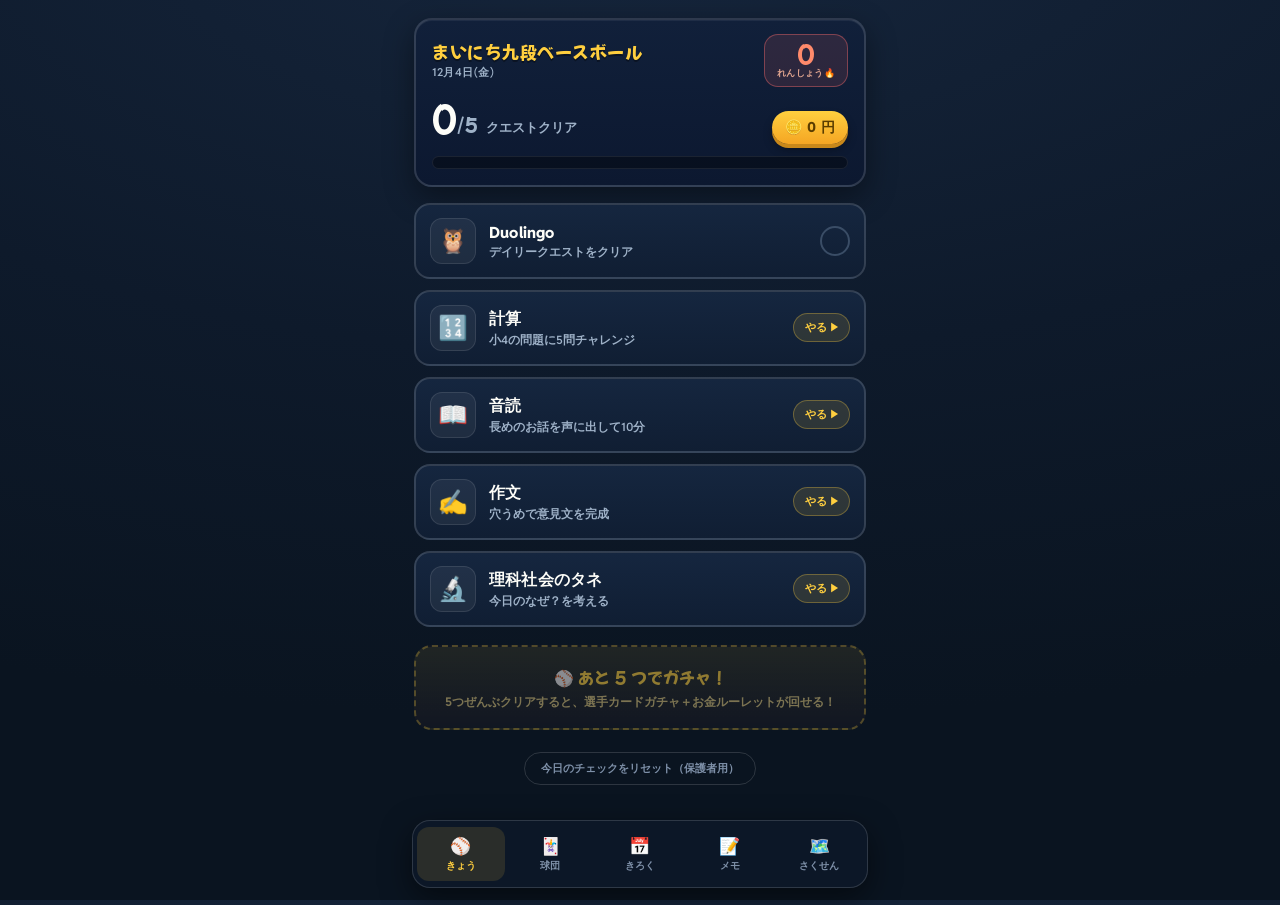
<file: source/backups/index_v4_backup.html>
<!DOCTYPE html>
<html lang="ja">
<head>
<meta charset="UTF-8">
<meta name="viewport" content="width=device-width, initial-scale=1.0, maximum-scale=1.0, user-scalable=no">
<title>まいにち九段ベースボール</title>
<style>
  @import url('https://fonts.googleapis.com/css2?family=Mochiy+Pop+One&family=Reddit+Sans:wght@400;600;800&display=swap');
  :root{
    --sky:#0e1a2b;--sky2:#16263d;--gold:#ffcf3f;--gold-deep:#f5a623;
    --white:#fdfdf8;--hit:#3fc66d;--line:rgba(255,255,255,.14);
    --card:linear-gradient(180deg,#15263f,#101e33);
    --rN:#9fb2c8;--rR:#4fc3f7;--rSR:#b388ff;--rSS:#ffd54f;--rLG:#ff6b6b;
  }
  *{margin:0;padding:0;box-sizing:border-box;-webkit-tap-highlight-color:transparent;}
  html,body{height:100%;}
  body{font-family:'Reddit Sans','Hiragino Kaku Gothic ProN',sans-serif;
    background:radial-gradient(140% 90% at 50% -10%,var(--sky2) 0%,var(--sky) 55%,#0a1420 100%);
    color:var(--white);min-height:100%;overflow-x:hidden;-webkit-text-size-adjust:100%;}
  .wrap{max-width:480px;margin:0 auto;padding:18px 14px 120px;position:relative;}

  .board{background:linear-gradient(180deg,#11203a,#0c1830);border:2px solid var(--line);border-radius:18px;padding:14px 16px 16px;position:relative;overflow:hidden;box-shadow:0 10px 30px rgba(0,0,0,.4),inset 0 1px 0 rgba(255,255,255,.06);}
  .board-top{display:flex;justify-content:space-between;align-items:center;gap:10px;}
  .title{font-family:'Mochiy Pop One',sans-serif;font-size:17px;line-height:1.25;color:var(--gold);text-shadow:0 2px 0 rgba(0,0,0,.35);letter-spacing:.5px;}
  .date{font-size:11px;color:#9fb2c8;font-weight:600;margin-top:3px;letter-spacing:.5px;}
  .streak{text-align:center;background:rgba(255,107,107,.12);border:1.5px solid rgba(255,107,107,.4);border-radius:14px;padding:6px 12px;min-width:74px;flex-shrink:0;}
  .streak .num{font-family:'Mochiy Pop One',sans-serif;font-size:24px;color:#ff8a6b;line-height:1;}
  .streak .lbl{font-size:9px;color:#e0a48f;font-weight:700;margin-top:2px;letter-spacing:.3px;}
  .count-row{display:flex;align-items:baseline;gap:8px;margin-top:14px;}
  .count-big{font-family:'Mochiy Pop One',sans-serif;font-size:34px;color:var(--white);line-height:1;}
  .count-sub{font-size:13px;color:#9fb2c8;font-weight:700;}
  .coin-chip{margin-left:auto;display:flex;align-items:center;gap:5px;background:linear-gradient(180deg,var(--gold),var(--gold-deep));color:#5a3d00;font-weight:800;font-size:14px;padding:7px 13px;border-radius:999px;box-shadow:0 4px 0 #c9881a,0 6px 10px rgba(0,0,0,.3);}
  .bar{height:13px;background:rgba(0,0,0,.35);border-radius:99px;margin-top:12px;overflow:hidden;border:1px solid rgba(255,255,255,.08);position:relative;}
  .bar>i{display:block;height:100%;width:0;border-radius:99px;background:linear-gradient(90deg,var(--hit),#7be29a);transition:width .5s cubic-bezier(.2,.8,.2,1);}

  .quests{margin-top:16px;display:flex;flex-direction:column;gap:11px;}
  .quest{display:flex;align-items:center;gap:13px;background:var(--card);border:2px solid var(--line);border-radius:16px;padding:13px 14px;cursor:pointer;position:relative;transition:transform .12s,border-color .2s,background .2s;}
  .quest:active{transform:scale(.98);}
  .quest.done{background:linear-gradient(180deg,rgba(63,198,109,.16),rgba(63,198,109,.06));border-color:rgba(63,198,109,.55);}
  .qicon{width:46px;height:46px;flex-shrink:0;border-radius:12px;display:grid;place-items:center;font-size:24px;background:rgba(255,255,255,.06);border:1px solid rgba(255,255,255,.1);}
  .quest.done .qicon{background:rgba(63,198,109,.22);border-color:rgba(63,198,109,.5);}
  .qbody{flex:1;min-width:0;}
  .qname{font-weight:800;font-size:15.5px;color:var(--white);letter-spacing:.2px;}
  .qdesc{font-size:11.5px;color:#9fb2c8;font-weight:600;margin-top:2px;line-height:1.35;}
  .quest.done .qname{color:#bff3cf;}
  .qgo{font-size:11px;font-weight:800;color:var(--gold);background:rgba(255,207,63,.12);border:1px solid rgba(255,207,63,.3);padding:6px 11px;border-radius:99px;flex-shrink:0;}
  .check{width:30px;height:30px;flex-shrink:0;border-radius:50%;border:2.5px solid #3a4d66;display:grid;place-items:center;transition:all .2s;}
  .check svg{width:16px;height:16px;opacity:0;transform:scale(.4);transition:all .25s cubic-bezier(.2,1.4,.4,1);}
  .quest.done .check{background:var(--hit);border-color:var(--hit);box-shadow:0 0 14px rgba(63,198,109,.6);}
  .quest.done .check svg{opacity:1;transform:scale(1);}

  /* gacha unlock bar */
  .gachabar{margin-top:18px;text-align:center;border-radius:18px;padding:18px;background:linear-gradient(180deg,rgba(255,207,63,.16),rgba(255,107,107,.06));border:2px dashed rgba(255,207,63,.5);opacity:.55;transition:opacity .4s;}
  .gachabar.on{opacity:1;border-style:solid;border-color:var(--gold);box-shadow:0 0 30px rgba(255,207,63,.25);cursor:pointer;animation:gachapulse 1.6s infinite;}
  .gachabar .gt{font-family:'Mochiy Pop One',sans-serif;font-size:16px;color:var(--gold);}
  .gachabar .gs{font-size:12px;color:#d9c27a;font-weight:700;margin-top:5px;line-height:1.4;}
  .gachabar.done{opacity:.85;border-style:solid;border-color:rgba(63,198,109,.5);animation:none;cursor:default;}
  @keyframes gachapulse{0%,100%{box-shadow:0 0 20px rgba(255,207,63,.2);}50%{box-shadow:0 0 38px rgba(255,207,63,.5);}}

  .tabbar{position:fixed;left:50%;bottom:12px;transform:translateX(-50%);width:calc(100% - 24px);max-width:456px;background:rgba(13,24,40,.93);backdrop-filter:blur(10px);border:1.5px solid var(--line);border-radius:18px;display:flex;padding:6px 4px;gap:2px;z-index:30;box-shadow:0 10px 30px rgba(0,0,0,.5);}
  .tab{flex:1;text-align:center;padding:8px 1px;border-radius:12px;font-size:10px;font-weight:800;color:#7e90a8;cursor:pointer;transition:all .2s;}
  .tab .ti{font-size:17px;display:block;margin-bottom:2px;}
  .tab.active{color:var(--gold);background:rgba(255,207,63,.12);}

  .panel{display:none;}
  .panel.show{display:block;animation:fade .3s;}

  .sec-title{font-family:'Mochiy Pop One',sans-serif;font-size:15px;color:var(--white);margin:24px 4px 2px;}
  .sec-sub{font-size:11.5px;color:#9fb2c8;font-weight:600;margin:0 4px 4px;line-height:1.5;}

  .stat-grid{display:grid;grid-template-columns:1fr 1fr;gap:11px;margin-top:16px;}
  .stat{background:var(--card);border:2px solid var(--line);border-radius:16px;padding:15px;text-align:center;}
  .stat .sn{font-family:'Mochiy Pop One',sans-serif;font-size:26px;color:var(--gold);line-height:1.05;}
  .stat .sl{font-size:11px;color:#9fb2c8;font-weight:700;margin-top:6px;}
  .calhead{display:grid;grid-template-columns:repeat(7,1fr);gap:6px;margin-top:8px;}
  .calhead span{text-align:center;font-size:10px;color:#7e90a8;font-weight:800;}
  .cal{display:grid;grid-template-columns:repeat(7,1fr);gap:6px;margin-top:6px;}
  .cal .cd{aspect-ratio:1;border-radius:9px;display:grid;place-items:center;font-size:12px;font-weight:700;background:#13233b;border:1px solid var(--line);color:#7e90a8;}
  .cal .cd.win{background:linear-gradient(180deg,var(--hit),#2ea556);color:#fff;border-color:transparent;}
  .cal .cd.part{background:rgba(255,207,63,.18);color:var(--gold);border-color:rgba(255,207,63,.4);}
  .cal .cd.today{outline:2px solid var(--gold);outline-offset:1px;}

  /* collection / zukan */
  .coll-head{background:linear-gradient(180deg,#11203a,#0c1830);border:2px solid var(--line);border-radius:16px;padding:14px 16px;margin-top:16px;text-align:center;}
  .coll-head .ch-n{font-family:'Mochiy Pop One',sans-serif;font-size:30px;color:var(--gold);}
  .coll-head .ch-l{font-size:12px;color:#9fb2c8;font-weight:700;margin-top:2px;}
  .coll-bar{height:10px;background:rgba(0,0,0,.35);border-radius:99px;margin-top:10px;overflow:hidden;}
  .coll-bar>i{display:block;height:100%;background:linear-gradient(90deg,var(--gold),var(--gold-deep));border-radius:99px;transition:width .5s;}
  .rar-group{margin-top:18px;}
  .rar-label{font-size:12px;font-weight:800;letter-spacing:.5px;margin:0 4px 8px;display:flex;align-items:center;gap:6px;}
  .card-grid{display:grid;grid-template-columns:repeat(3,1fr);gap:9px;}
  .pcard{aspect-ratio:.72;border-radius:12px;position:relative;overflow:hidden;display:flex;flex-direction:column;align-items:center;justify-content:center;padding:8px 5px;border:2px solid var(--line);background:#0e1c30;text-align:center;}
  .pcard.locked{opacity:.5;filter:grayscale(.8);}
  .pcard .pe{font-size:30px;line-height:1;}
  .pcard .pn{font-size:9.5px;font-weight:800;margin-top:5px;line-height:1.2;color:#e3eaf2;}
  .pcard .pp{font-size:8px;font-weight:700;color:#9fb2c8;margin-top:2px;}
  .pcard .pcount{position:absolute;top:4px;right:5px;font-size:9px;font-weight:800;background:rgba(0,0,0,.55);padding:1px 6px;border-radius:99px;color:#fff;}
  .pcard .plock{font-size:24px;color:#3a4d66;}
  .pcard .pstars{font-size:8px;margin-top:3px;letter-spacing:-1px;}

  .screen{position:fixed;inset:0;z-index:50;background:radial-gradient(140% 90% at 50% -10%,var(--sky2),var(--sky) 60%,#0a1420);display:none;flex-direction:column;}
  .screen.show{display:flex;animation:slideup .3s;}
  .scr-head{display:flex;align-items:center;gap:12px;padding:16px 16px 12px;border-bottom:1px solid var(--line);}
  .scr-head .x{width:38px;height:38px;border-radius:11px;background:rgba(255,255,255,.07);border:1px solid var(--line);display:grid;place-items:center;font-size:20px;cursor:pointer;flex-shrink:0;color:#cdd;}
  .scr-head .ht{font-family:'Mochiy Pop One',sans-serif;font-size:16px;}
  .scr-head .hs{font-size:11px;color:#9fb2c8;font-weight:600;margin-top:1px;}
  .scr-body{flex:1;overflow-y:auto;padding:16px;max-width:480px;margin:0 auto;width:100%;}
  .scr-foot{padding:12px 16px calc(12px + env(safe-area-inset-bottom));border-top:1px solid var(--line);max-width:480px;margin:0 auto;width:100%;}

  .lvl-pill{display:inline-flex;align-items:center;gap:6px;font-size:11px;font-weight:800;color:var(--gold);background:rgba(255,207,63,.12);border:1px solid rgba(255,207,63,.35);padding:5px 11px;border-radius:99px;white-space:nowrap;}
  .theme-tag{display:inline-flex;align-items:center;gap:5px;font-size:12px;font-weight:800;color:#bff3cf;background:rgba(63,198,109,.14);border:1px solid rgba(63,198,109,.4);padding:5px 12px;border-radius:99px;margin-bottom:12px;}

  .calc-card{background:var(--card);border:2px solid var(--line);border-radius:20px;padding:26px 20px;text-align:center;margin-top:8px;}
  .calc-type{font-size:12px;font-weight:800;color:#9fb2c8;margin-bottom:10px;letter-spacing:.5px;}
  .calc-q{font-family:'Mochiy Pop One',sans-serif;font-size:38px;letter-spacing:1px;color:var(--white);line-height:1.2;}
  .calc-input{margin-top:20px;width:100%;font-size:34px;text-align:center;font-family:'Mochiy Pop One',sans-serif;background:#0b1626;border:2px solid var(--line);border-radius:14px;color:var(--gold);padding:12px;outline:none;}
  .calc-input:focus{border-color:var(--gold);}
  .calc-progress{display:flex;justify-content:center;gap:6px;margin-top:16px;}
  .pip{width:13px;height:13px;border-radius:50%;background:#2c3e52;border:1px solid var(--line);}
  .pip.ok{background:var(--hit);border-color:var(--hit);}
  .pip.ng{background:#e0524d;border-color:#e0524d;}
  .feedback{min-height:24px;margin-top:14px;font-weight:800;font-size:15px;}
  .feedback.good{color:var(--hit);}
  .feedback.bad{color:#ff9b6b;}
  .hintbox{background:rgba(255,207,63,.08);border:1px solid rgba(255,207,63,.3);border-radius:12px;padding:12px 14px;margin-top:14px;font-size:13px;line-height:1.6;color:#e9d9a8;text-align:left;display:none;}
  .hintbox.show{display:block;animation:fade .3s;}

  .btn{display:block;width:100%;border:none;border-radius:14px;font-family:inherit;font-weight:800;font-size:16px;padding:15px;cursor:pointer;transition:transform .1s;}
  .btn:active{transform:scale(.98);}
  .btn:disabled{opacity:.6;}
  .btn-gold{background:linear-gradient(180deg,var(--gold),var(--gold-deep));color:#5a3d00;box-shadow:0 4px 0 #c9881a;}
  .btn-ghost{background:rgba(255,255,255,.06);color:#cdd;border:1px solid var(--line);}
  .btn-green{background:linear-gradient(180deg,var(--hit),#2ea556);color:#fff;box-shadow:0 4px 0 #1d7a40;}
  .btn-sm{padding:11px;font-size:14px;}

  .themes{display:grid;grid-template-columns:1fr 1fr;gap:10px;margin-top:10px;}
  .theme-chip{background:var(--card);border:2px solid var(--line);border-radius:14px;padding:18px 12px;text-align:center;cursor:pointer;transition:all .15s;}
  .theme-chip:active{transform:scale(.97);}
  .theme-chip .te{font-size:32px;}
  .theme-chip .tn{font-size:13px;font-weight:800;margin-top:6px;color:#dbe6f2;}

  .ai-card{background:var(--card);border:2px solid var(--line);border-radius:16px;padding:18px;margin-top:14px;}
  .ai-story{font-size:17.5px;line-height:2.2;color:#f0f4f9;font-weight:600;}
  .ai-story rt{font-size:9.5px;color:#9fb2c8;font-weight:600;}
  .ai-label{font-size:11px;font-weight:800;color:var(--gold);letter-spacing:.5px;margin-bottom:10px;display:flex;align-items:center;gap:6px;}
  .q-item{background:rgba(255,255,255,.04);border:1px solid var(--line);border-radius:12px;padding:13px;margin-top:10px;}
  .q-item .qq{font-weight:800;font-size:14px;color:#dbe6f2;line-height:1.5;}
  .answer-area{width:100%;margin-top:10px;background:#0b1626;border:2px solid var(--line);border-radius:12px;color:var(--white);padding:12px;font-family:inherit;font-size:15px;line-height:1.6;resize:vertical;min-height:64px;outline:none;}
  .answer-area:focus{border-color:var(--gold);}
  .char-count{text-align:right;font-size:11px;color:#7e90a8;font-weight:700;margin-top:4px;}
  .char-count.warn{color:var(--gold);}

  .aozora-list{margin-top:12px;display:flex;flex-direction:column;gap:8px;}
  .aozora-item{display:flex;align-items:center;gap:11px;background:rgba(255,255,255,.04);border:1px solid var(--line);border-radius:12px;padding:11px 13px;text-decoration:none;color:inherit;transition:all .15s;}
  .aozora-item:active{transform:scale(.98);background:rgba(255,255,255,.08);}
  .aozora-item .ae{font-size:22px;flex-shrink:0;}
  .aozora-item .at{flex:1;min-width:0;}
  .aozora-item .atn{font-weight:800;font-size:14px;color:#e3eaf2;}
  .aozora-item .atm{font-size:11px;color:#9fb2c8;font-weight:600;margin-top:1px;}
  .aozora-item .arrow{font-size:14px;color:#7e90a8;flex-shrink:0;}

  .tmpl-box{font-size:16px;line-height:2.3;color:#dbe6f2;font-weight:600;background:rgba(255,255,255,.04);border:1px solid var(--line);border-radius:12px;padding:14px;margin-top:6px;}
  .tmpl-blank{display:inline-block;min-width:60px;border-bottom:2px solid var(--gold);color:var(--gold);font-weight:800;text-align:center;padding:0 6px;}
  .tmpl-blank.filled{color:#bff3cf;border-color:#7be29a;}
  .blank-input{margin-top:10px;}
  .blank-input label{display:block;font-size:12.5px;font-weight:800;color:var(--gold);margin-bottom:4px;}
  .blank-input .bhint{font-size:11px;color:#9fb2c8;font-weight:600;margin-bottom:5px;}
  .blank-input input{width:100%;background:#0b1626;border:2px solid var(--line);border-radius:10px;color:var(--white);padding:11px;font-family:inherit;font-size:15px;outline:none;}
  .blank-input input:focus{border-color:var(--gold);}
  .preview{background:linear-gradient(180deg,rgba(255,207,63,.08),rgba(255,207,63,.02));border:1px dashed rgba(255,207,63,.4);border-radius:12px;padding:14px;margin-top:14px;font-size:15px;line-height:2;color:#f0f4f9;font-weight:600;}
  .preview .pl{font-size:11px;font-weight:800;color:var(--gold);letter-spacing:.5px;margin-bottom:8px;display:block;}

  .sensei-reply{background:linear-gradient(180deg,rgba(63,198,109,.12),rgba(63,198,109,.03));border:1.5px solid rgba(63,198,109,.4);border-radius:16px;padding:16px;margin-top:14px;}
  .sensei-reply .sr-head{display:flex;align-items:center;gap:8px;font-weight:800;color:#7be29a;font-size:13px;margin-bottom:8px;}
  .sensei-reply .sr-body{font-size:14px;line-height:1.7;color:#e3f3e9;white-space:pre-wrap;}

  .loading{text-align:center;padding:40px 16px;color:#9fb2c8;font-weight:700;font-size:14px;}
  .loading .dots{display:inline-block;animation:blink 1.2s infinite;}
  .spinner{width:42px;height:42px;border:4px solid rgba(255,255,255,.1);border-top-color:var(--gold);border-radius:50%;margin:0 auto 16px;animation:spin 1s linear infinite;}

  .log-item{background:var(--card);border:1px solid var(--line);border-radius:13px;padding:13px;margin-top:10px;}
  .log-meta{display:flex;justify-content:space-between;font-size:11px;color:#7e90a8;font-weight:700;margin-bottom:6px;}
  .log-tag{font-size:10px;font-weight:800;padding:2px 8px;border-radius:99px;background:rgba(255,207,63,.15);color:var(--gold);}
  .log-q{font-size:12.5px;color:#9fb2c8;font-weight:700;line-height:1.5;}
  .log-a{font-size:13.5px;color:#e3eaf2;line-height:1.6;margin-top:5px;padding-left:10px;border-left:2px solid var(--line);}

  .roadmap{margin-top:14px;display:flex;flex-direction:column;gap:10px;}
  .rm{background:var(--card);border:2px solid var(--line);border-radius:14px;padding:13px 14px;}
  .rm .rmh{display:flex;align-items:center;gap:9px;font-weight:800;font-size:14.5px;}
  .rm .rmh .e{font-size:19px;}
  .rm .rmh .tag{margin-left:auto;font-size:9.5px;font-weight:800;padding:3px 8px;border-radius:99px;letter-spacing:.3px;}
  .tag.top{background:rgba(245,166,35,.2);color:var(--gold);border:1px solid rgba(245,166,35,.4);}
  .tag.keep{background:rgba(63,198,109,.18);color:#7be29a;border:1px solid rgba(63,198,109,.4);}
  .rm ul{margin:9px 0 0;padding-left:18px;}
  .rm li{font-size:12.5px;color:#c4d2e3;line-height:1.6;margin-bottom:3px;}

  .reset{margin:22px auto 0;display:block;background:none;border:1px solid var(--line);color:#7e90a8;font-size:11px;font-weight:700;padding:8px 16px;border-radius:99px;cursor:pointer;}

  .burst{position:fixed;inset:0;pointer-events:none;z-index:90;}
  .spark{position:absolute;width:11px;height:11px;border-radius:2px;will-change:transform,opacity;}

  /* ===== GACHA OVERLAY ===== */
  .gacha{position:fixed;inset:0;z-index:80;display:none;flex-direction:column;align-items:center;justify-content:center;padding:24px;background:radial-gradient(120% 80% at 50% 30%,#1a2a44,#0a1420 70%);text-align:center;overflow:hidden;}
  .gacha.show{display:flex;animation:fade .3s;}
  .gacha-step{width:100%;max-width:340px;display:flex;flex-direction:column;align-items:center;}
  .gacha-h{font-family:'Mochiy Pop One',sans-serif;font-size:20px;color:var(--gold);margin-bottom:6px;}
  .gacha-sub{font-size:13px;color:#9fb2c8;font-weight:700;margin-bottom:22px;line-height:1.5;}

  .pack{width:160px;height:210px;border-radius:18px;cursor:pointer;position:relative;
    background:linear-gradient(145deg,#1f3a5f,#16273f);border:3px solid var(--gold);
    display:grid;place-items:center;box-shadow:0 12px 40px rgba(0,0,0,.5),inset 0 2px 10px rgba(255,255,255,.1);
    animation:packfloat 2.2s ease-in-out infinite;}
  .pack:active{transform:scale(.96);}
  .pack .pball{font-size:74px;animation:packspin 3s linear infinite;}
  .pack .ptap{position:absolute;bottom:14px;font-size:12px;font-weight:800;color:var(--gold);background:rgba(0,0,0,.4);padding:5px 12px;border-radius:99px;}
  @keyframes packfloat{0%,100%{transform:translateY(0)}50%{transform:translateY(-10px)}}
  @keyframes packspin{0%{transform:rotate(0)}100%{transform:rotate(360deg)}}

  /* card reveal */
  .reveal-card{width:200px;height:280px;border-radius:18px;position:relative;display:flex;flex-direction:column;
    align-items:center;justify-content:center;padding:18px;border:3px solid var(--gold);background:#0e1c30;
    box-shadow:0 0 60px var(--cardglow,rgba(255,207,63,.5));animation:cardpop .6s cubic-bezier(.2,1.4,.4,1);overflow:hidden;}
  .reveal-card::before{content:'';position:absolute;inset:0;background:linear-gradient(145deg,var(--cardbg1,#1f3a5f),var(--cardbg2,#16273f));opacity:.6;z-index:0;}
  .reveal-card>*{position:relative;z-index:1;}
  .reveal-card .rc-rar{font-size:13px;font-weight:800;letter-spacing:1px;color:var(--cardcolor,#fff);}
  .reveal-card .rc-stars{font-size:18px;margin:4px 0 12px;letter-spacing:-1px;}
  .reveal-card .rc-e{font-size:80px;line-height:1;filter:drop-shadow(0 4px 10px rgba(0,0,0,.4));}
  .reveal-card .rc-n{font-family:'Mochiy Pop One',sans-serif;font-size:16px;margin-top:14px;color:#fff;line-height:1.25;}
  .reveal-card .rc-p{font-size:11px;font-weight:700;color:#cdd;margin-top:4px;}
  .reveal-card .rc-new{position:absolute;top:10px;right:-2px;font-size:10px;font-weight:800;background:var(--rLG);color:#fff;padding:3px 12px;border-radius:4px;box-shadow:0 2px 6px rgba(0,0,0,.4);}
  @keyframes cardpop{0%{transform:scale(.3) rotate(-12deg);opacity:0}60%{transform:scale(1.08) rotate(3deg)}100%{transform:scale(1) rotate(0);opacity:1}}

  /* roulette */
  .roulette{width:100%;max-width:300px;height:120px;border-radius:16px;border:3px solid var(--gold);background:#0b1626;overflow:hidden;position:relative;box-shadow:inset 0 0 30px rgba(0,0,0,.6);}
  .roulette::before,.roulette::after{content:'';position:absolute;left:0;right:0;height:36px;z-index:2;pointer-events:none;}
  .roulette::before{top:0;background:linear-gradient(180deg,#0b1626,transparent);}
  .roulette::after{bottom:0;background:linear-gradient(0deg,#0b1626,transparent);}
  .roulette .needle{position:absolute;top:50%;left:0;right:0;height:48px;transform:translateY(-50%);border-top:2px solid var(--gold);border-bottom:2px solid var(--gold);z-index:3;pointer-events:none;background:rgba(255,207,63,.06);}
  .roul-strip{position:absolute;left:0;right:0;top:0;will-change:transform;}
  .roul-item{height:48px;display:flex;align-items:center;justify-content:center;font-family:'Mochiy Pop One',sans-serif;font-size:30px;color:var(--white);}
  .roul-item.big{color:var(--gold);}

  .gacha-result{font-family:'Mochiy Pop One',sans-serif;font-size:46px;color:var(--gold);margin-top:4px;animation:pop .5s;}
  .gacha-total{font-size:14px;color:#9fb2c8;font-weight:700;margin-top:14px;}
  .gacha-total b{color:var(--gold);font-size:20px;font-family:'Mochiy Pop One',sans-serif;}
  .gacha-btn{margin-top:26px;background:linear-gradient(180deg,var(--gold),var(--gold-deep));border:none;color:#5a3d00;font-weight:800;font-size:16px;padding:14px 38px;border-radius:99px;cursor:pointer;box-shadow:0 4px 0 #c9881a;font-family:inherit;}
  .gacha-btn:active{transform:scale(.97);}

  @keyframes pop{0%{transform:scale(.8);opacity:0}60%{transform:scale(1.04)}100%{transform:scale(1);opacity:1}}
  @keyframes fade{from{opacity:0}to{opacity:1}}
  @keyframes slideup{from{transform:translateY(30px);opacity:0}to{transform:translateY(0);opacity:1}}
  @keyframes spin{to{transform:rotate(360deg)}}
  @keyframes blink{0%,100%{opacity:.3}50%{opacity:1}}
  @media (prefers-reduced-motion:reduce){*{animation:none!important;transition:none!important;}}
</style>
</head>
<body>
<div class="wrap">
  <div class="panel show" id="panel-today">
    <div class="board">
      <div class="board-top">
        <div><div class="title">まいにち九段ベースボール</div><div class="date" id="dateLabel">--</div></div>
        <div class="streak"><div class="num" id="streakNum">0</div><div class="lbl">れんしょう🔥</div></div>
      </div>
      <div class="count-row">
        <span class="count-big"><span id="doneNum">0</span><span style="font-size:18px;color:#9fb2c8">/5</span></span>
        <span class="count-sub">クエストクリア</span>
        <span class="coin-chip">🪙 <span id="coinTotal">0</span>円</span>
      </div>
      <div class="bar"><i id="barFill"></i></div>
    </div>
    <div class="quests" id="questList"></div>
    <div class="gachabar" id="gachaBar">
      <div class="gt" id="gachaT">⚾ あと 5 つでガチャ！</div>
      <div class="gs" id="gachaS">5つぜんぶクリアすると、選手カードガチャ＋お金ルーレットが回せる！</div>
    </div>
    <button class="reset" id="resetBtn">今日のチェックをリセット（保護者用）</button>
  </div>

  <div class="panel" id="panel-zukan">
    <div class="board"><div class="board-top"><div><div class="title">ぼくの球団</div><div class="date">集めた選手カード図鑑</div></div></div></div>
    <div class="coll-head">
      <div class="ch-n"><span id="collGot">0</span> / <span id="collTotal">0</span></div>
      <div class="ch-l">選手カード コンプリート率</div>
      <div class="coll-bar"><i id="collBar"></i></div>
    </div>
    <div id="collBody"></div>
  </div>

  <div class="panel" id="panel-record">
    <div class="board"><div class="board-top"><div><div class="title">きろく</div><div class="date">これまでのがんばり</div></div></div></div>
    <div class="stat-grid">
      <div class="stat"><div class="sn" id="stTotal">0</div><div class="sl">ホームランの日</div></div>
      <div class="stat"><div class="sn" id="stBest">0</div><div class="sl">さいこう連勝🔥</div></div>
      <div class="stat"><div class="sn" id="stYen">0</div><div class="sl">ためた金額(円)</div></div>
      <div class="stat"><div class="sn" id="stCalc" style="font-size:17px">小4 きほん</div><div class="sl">計算のレベル</div></div>
    </div>
    <div class="sec-title">カレンダー</div>
    <div class="sec-sub">緑=ぜんぶクリア / 黄=とちゅうまで</div>
    <div class="calhead"><span>日</span><span>月</span><span>火</span><span>水</span><span>木</span><span>金</span><span>土</span></div>
    <div class="cal" id="calGrid"></div>
  </div>

  <div class="panel" id="panel-parent">
    <div class="board"><div class="board-top"><div><div class="title">先生メモ</div><div class="date">息子さんの答え・先生の講評（保護者用）</div></div></div></div>
    <div class="sec-sub" style="margin-top:14px;">作文・音読・理科社会で、息子さんが書いた答えとAI先生の講評がここに残ります。新しい順。ときどき目を通して、明らかな間違いがあれば教えてあげてください。</div>
    <div id="logList"></div>
  </div>

  <div class="panel" id="panel-plan">
    <div class="board"><div class="board-top"><div><div class="title">さくせん</div><div class="date">九段中をめざすロードマップ</div></div></div></div>
    <div class="sec-title">5つのデイリークエスト → ガチャ</div>
    <div class="sec-sub">5つクリアでガチャが回せる。毎日つづけると約1か月で1,400円ペース。</div>
    <div class="roadmap">
      <div class="rm"><div class="rmh"><span class="e">🦉</span>Duolingo<span class="tag keep">毎日</span></div><ul><li>デイリークエストをクリア（保護者が確認）</li></ul></div>
      <div class="rm"><div class="rmh"><span class="e">🔢</span>計算<span class="tag top">最優先</span></div><ul><li>小4の問題（筆算・九九・わり算・□・割合）をまんべんなく</li><li>正答率で「きほん→ひょうじゅん→はってん」へ自動調整</li></ul></div>
      <div class="rm"><div class="rmh"><span class="e">📖</span>音読<span class="tag top">最優先</span></div><ul><li>えらんだテーマで先生が10分音読用の長めのお話を書く</li><li>青空文庫の名作も読める</li></ul></div>
      <div class="rm"><div class="rmh"><span class="e">✍️</span>作文<span class="tag keep">穴うめ式</span></div><ul><li>空欄をうめるだけで200字の意見文が完成</li></ul></div>
      <div class="rm"><div class="rmh"><span class="e">🔬</span>理科・社会のタネ</div><ul><li>えらんだテーマで「今日のなぜ？」を考える</li></ul></div>
    </div>
    <div class="sec-title">九段中のしくみ（保護者メモ）</div>
    <div class="sec-sub">報告書200＋適性1(国語)200＋適性2(資料)300＋適性3(理数)300＝1000点。配点の6割が算数・理科・資料系。報告書は小4から入るので学校の成績も大事。</div>
    <button class="reset" id="resetAllBtn">全データを初期化（保護者用）</button>
  </div>
</div>

<div class="tabbar">
  <div class="tab active" data-tab="today"><span class="ti">⚾</span>きょう</div>
  <div class="tab" data-tab="zukan"><span class="ti">🃏</span>球団</div>
  <div class="tab" data-tab="record"><span class="ti">📅</span>きろく</div>
  <div class="tab" data-tab="parent"><span class="ti">📝</span>メモ</div>
  <div class="tab" data-tab="plan"><span class="ti">🗺️</span>さくせん</div>
</div>

<div class="screen" id="screen"><div id="screenInner"></div></div>
<div class="gacha" id="gacha"><div id="gachaInner"></div></div>
<div class="burst" id="burst"></div>

<script>
// ============ CONFIG ============
const THEMES=[
  {id:'baseball',e:'⚾',n:'野球・スポーツ',kw:'野球やMLB、大谷翔平などのスポーツ'},
  {id:'nature',e:'🦖',n:'生き物・宇宙',kw:'生き物・恐竜・宇宙・自然のふしぎ'},
  {id:'mecha',e:'🚀',n:'のりもの・メカ',kw:'乗り物・ロボット・メカ・ものの仕組み'},
  {id:'history',e:'⚔️',n:'歴史・冒険',kw:'歴史上の人物や偉人、サバイバルや冒険'},
];
const QUESTS=[
  {id:'duo', icon:'🦉',name:'Duolingo',     desc:'デイリークエストをクリア', type:'check'},
  {id:'calc',icon:'🔢',name:'計算',         desc:'小4の問題に5問チャレンジ', type:'activity'},
  {id:'read',icon:'📖',name:'音読',         desc:'長めのお話を声に出して10分', type:'activity'},
  {id:'write',icon:'✍️',name:'作文',        desc:'穴うめで意見文を完成',     type:'activity'},
  {id:'sci', icon:'🔬',name:'理科社会のタネ',desc:'今日のなぜ？を考える',     type:'activity'},
];
const AOZORA=[
  {title:'ごん狐',author:'新美南吉',mins:'15分',e:'🦊',url:'https://www.aozora.gr.jp/cards/000121/files/628_14895.html'},
  {title:'手袋を買いに',author:'新美南吉',mins:'10分',e:'🧤',url:'https://www.aozora.gr.jp/cards/000121/files/637_13341.html'},
  {title:'注文の多い料理店',author:'宮沢賢治',mins:'15分',e:'🍴',url:'https://www.aozora.gr.jp/cards/000081/card43754.html'},
  {title:'宮沢賢治「10分で読める」一覧',author:'ブンゴウサーチ',mins:'一覧',e:'📚',url:'https://search.bungo.app/authors/81/categories/shortshort/books'},
  {title:'青空文庫トップ（名作さがし）',author:'いろんな作家',mins:'',e:'🔎',url:'https://www.aozora.gr.jp/'},
];

// ===== カード（オリジナル選手・架空）=====
const RARITY={
  N:{name:'ノーマル',cls:'N',color:'#9fb2c8',glow:'rgba(159,178,200,.45)',bg1:'#2a3a52',bg2:'#1a2638',stars:1,p:0.50},
  R:{name:'レア',cls:'R',color:'#4fc3f7',glow:'rgba(79,195,247,.55)',bg1:'#16456b',bg2:'#10283f',stars:2,p:0.28},
  SR:{name:'スーパーレア',cls:'SR',color:'#b388ff',glow:'rgba(179,136,255,.65)',bg1:'#3d2a6b',bg2:'#241640',stars:3,p:0.14},
  SS:{name:'SSレア',color:'#ffd54f',cls:'SS',glow:'rgba(255,213,79,.75)',bg1:'#6b551f',bg2:'#3f3210',stars:4,p:0.06},
  LEGEND:{name:'レジェンド',cls:'LG',color:'#ff7b6b',glow:'rgba(255,123,107,.85)',bg1:'#6b2a1f',bg2:'#401610',stars:5,p:0.02},
};
const CARDS=[
  {id:'n1',name:'ルーキー内野手',pos:'内野手',e:'🧢',r:'N'},
  {id:'n2',name:'練習生ピッチャー',pos:'投手',e:'⚾',r:'N'},
  {id:'n3',name:'応援団長',pos:'ベンチ',e:'📣',r:'N'},
  {id:'n4',name:'バットボーイ',pos:'サポート',e:'🧹',r:'N'},
  {id:'n5',name:'一年生キャッチャー',pos:'捕手',e:'🥎',r:'N'},
  {id:'n6',name:'俊足の代走',pos:'外野手',e:'👟',r:'N'},
  {id:'r1',name:'努力の二塁手',pos:'内野手',e:'💪',r:'R'},
  {id:'r2',name:'ムードメーカー',pos:'外野手',e:'😆',r:'R'},
  {id:'r3',name:'堅守のショート',pos:'内野手',e:'🧤',r:'R'},
  {id:'r4',name:'制球派ピッチャー',pos:'投手',e:'🎯',r:'R'},
  {id:'r5',name:'代打の切り札',pos:'内野手',e:'🔥',r:'R'},
  {id:'r6',name:'守備の名手',pos:'外野手',e:'✨',r:'R'},
  {id:'sr1',name:'四番バッター',pos:'内野手',e:'💥',r:'SR'},
  {id:'sr2',name:'エースピッチャー',pos:'投手',e:'🌟',r:'SR'},
  {id:'sr3',name:'盗塁王',pos:'外野手',e:'⚡',r:'SR'},
  {id:'sr4',name:'鉄壁の正捕手',pos:'捕手',e:'🛡️',r:'SR'},
  {id:'sr5',name:'天才遊撃手',pos:'内野手',e:'🎯',r:'SR'},
  {id:'ss1',name:'二刀流のスター',pos:'投手/打者',e:'⚔️',r:'SS'},
  {id:'ss2',name:'三冠王スラッガー',pos:'内野手',e:'👑',r:'SS'},
  {id:'ss3',name:'剛速球エース',pos:'投手',e:'🚀',r:'SS'},
  {id:'ss4',name:'守護神クローザー',pos:'投手',e:'🔒',r:'SS'},
  {id:'lg1',name:'伝説の大打者',pos:'内野手',e:'🏆',r:'LEGEND'},
  {id:'lg2',name:'不滅の鉄腕',pos:'投手',e:'💫',r:'LEGEND'},
  {id:'lg3',name:'世界をわかせた男',pos:'二刀流',e:'🌏',r:'LEGEND'},
];
const RARITY_ORDER=['LEGEND','SS','SR','R','N'];
// お金ルーレット（期待値46.7円/日 → 月30日で約1,400円）
const MONEY_DIST=[[10,.18],[20,.18],[30,.18],[50,.21],[80,.13],[100,.09],[200,.03]];
const MONEY_FACES=[10,20,30,50,80,100,200];

const WD=['日','月','火','水','木','金','土'];
const todayKey=()=>{const d=new Date();return `${d.getFullYear()}-${String(d.getMonth()+1).padStart(2,'0')}-${String(d.getDate()).padStart(2,'0')}`;};

let state={today:todayKey(),checks:{},history:{},calcTier:1,calcStats:{correct:0,wrong:0},sakubunDone:0,log:[],
  money:0,cards:{},gachaLog:{}};

async function load(){
  try{
    const r=await window.storage.get('kudan-state-v4');
    if(r&&r.value){const s=JSON.parse(r.value);
      state.history=s.history||{};state.calcTier=s.calcTier||1;
      state.calcStats=s.calcStats||{correct:0,wrong:0};state.sakubunDone=s.sakubunDone||0;state.log=s.log||[];
      state.money=s.money||0;state.cards=s.cards||{};state.gachaLog=s.gachaLog||{};
      if(s.today===todayKey()){state.today=s.today;state.checks=s.checks||{};}
      else{state.today=todayKey();state.checks={};}
    }
  }catch(e){}
}
async function save(){
  const done=Object.values(state.checks).filter(Boolean).length;
  state.history[state.today]={count:done,quests:{...state.checks}};
  try{await window.storage.set('kudan-state-v4',JSON.stringify(state));}catch(e){}
}
async function addLog(tag,question,answer,reply){
  state.log.unshift({date:state.today,ts:Date.now(),tag,question,answer,reply});
  if(state.log.length>200)state.log=state.log.slice(0,200);
  await save();
}

async function askAI(system,user,maxTokens){
  const res=await fetch("https://api.anthropic.com/v1/messages",{
    method:"POST",headers:{"Content-Type":"application/json"},
    body:JSON.stringify({model:"claude-sonnet-4-6",max_tokens:maxTokens||1000,system:system,messages:[{role:"user",content:user}]})
  });
  const data=await res.json();
  return data.content.filter(b=>b.type==="text").map(b=>b.text).join("\n").trim();
}
function parseJSON(txt){
  let t=txt.replace(/```json/g,'').replace(/```/g,'').trim();
  const a=t.indexOf('{'),b=t.lastIndexOf('}');
  if(a>=0&&b>=0)t=t.slice(a,b+1);
  return JSON.parse(t);
}
const GRADE_CONTEXT=`相手は小学4年生の男の子。中学受験で千代田区立九段中等教育学校（公立中高一貫校）の適性検査を目指している。
適性検査の特徴：知識の暗記より「資料を読んで考え、自分の言葉で書く力」を重視。国語は要約と意見作文。算数は割合・速さ・比。理科社会は資料の読み取り。
この子は文章を読むのも組み立てるのもまだ苦手で、漫画は読めるが小説は苦手。拒否反応が出やすい。だが英語と野球が大好きで、褒められるとやる気が出る。
だからとにかく優しく、たくさん褒めて、絵文字も使って、楽しく前向きに。むずかしい漢字には《》の形でふりがなをつける（例：野球《やきゅう》）。`;
function rubyize(t){return (t||'').replace(/([一-龠々〆ヶ]+)《([ぁ-んァ-ヴ]+)》/g,'<ruby>$1<rt>$2</rt></ruby>');}

// ============ RENDER TODAY ============
function renderQuests(){
  const list=document.getElementById('questList');list.innerHTML='';
  QUESTS.forEach(q=>{
    const done=!!state.checks[q.id];
    const el=document.createElement('div');
    el.className='quest'+(done?' done':'');
    const right = q.type==='activity' && !done
      ? `<div class="qgo">やる ▶</div>`
      : `<div class="check"><svg viewBox="0 0 24 24" fill="none"><path d="M5 13l4 4L19 7" stroke="#fff" stroke-width="3.5" stroke-linecap="round" stroke-linejoin="round"/></svg></div>`;
    el.innerHTML=`<div class="qicon">${q.icon}</div><div class="qbody"><div class="qname">${q.name}</div><div class="qdesc">${q.desc}</div></div>${right}`;
    el.addEventListener('click',()=>{
      if(q.type==='check'){toggle(q.id);}
      else if(done){toggle(q.id);}
      else{openActivity(q.id);}
    });
    list.appendChild(el);
  });
}
function renderTop(){
  const done=Object.values(state.checks).filter(Boolean).length;
  document.getElementById('doneNum').textContent=done;
  document.getElementById('barFill').style.width=(done/5*100)+'%';
  document.getElementById('streakNum').textContent=calcStreak();
  document.getElementById('coinTotal').textContent=state.money;
  const d=new Date();document.getElementById('dateLabel').textContent=`${d.getMonth()+1}月${d.getDate()}日(${WD[d.getDay()]})`;
  const gb=document.getElementById('gachaBar');
  const gachaedToday=!!state.gachaLog[state.today];
  if(done===5){
    if(gachaedToday){
      gb.className='gachabar done';
      const g=state.gachaLog[state.today];
      document.getElementById('gachaT').innerHTML='🎉 今日のガチャ完了！';
      document.getElementById('gachaS').innerHTML=`「${g.cardName}」を仲間にして <b style="color:var(--gold)">${g.money}円</b> ゲット！ また明日！`;
    }else{
      gb.className='gachabar on';
      document.getElementById('gachaT').innerHTML='🎰 ガチャを回そう！ ▶';
      document.getElementById('gachaS').textContent='5つクリア達成！ タップでカードガチャ＋お金ルーレット！';
    }
  }else{
    gb.className='gachabar';
    document.getElementById('gachaT').innerHTML=`⚾ あと ${5-done} つでガチャ！`;
    document.getElementById('gachaS').textContent='5つぜんぶクリアすると、選手カードガチャ＋お金ルーレットが回せる！';
  }
}
let wasComplete=false;
function toggle(id){
  state.checks[id]=!state.checks[id];renderQuests();renderTop();save();
  checkComplete();
}
function completeQuest(id){
  if(!state.checks[id]){state.checks[id]=true;renderQuests();renderTop();save();checkComplete(true);}
}
function checkComplete(delay){
  const done=Object.values(state.checks).filter(Boolean).length;
  if(done===5&&!wasComplete){
    wasComplete=true;
    if(!state.gachaLog[state.today]){setTimeout(openGacha,delay?450:150);}
  }
  if(done<5)wasComplete=false;
}

function calcStreak(){
  let streak=0;const d=new Date();
  for(let i=0;i<400;i++){
    const k=`${d.getFullYear()}-${String(d.getMonth()+1).padStart(2,'0')}-${String(d.getDate()).padStart(2,'0')}`;
    const h=state.history[k];
    const full=k===state.today?(Object.values(state.checks).filter(Boolean).length===5):(h&&h.count===5);
    if(full)streak++;else if(k===state.today){}else break;
    d.setDate(d.getDate()-1);
  }return streak;
}
function bestStreak(){
  const allFull={};Object.keys(state.history).forEach(k=>{if(state.history[k].count===5)allFull[k]=true;});
  if(Object.values(state.checks).filter(Boolean).length===5)allFull[state.today]=true;
  const sorted=Object.keys(allFull).sort();let best=0,cur=0,prev=null;
  for(const k of sorted){
    if(prev){const pd=new Date(prev);pd.setDate(pd.getDate()+1);
      const nk=`${pd.getFullYear()}-${String(pd.getMonth()+1).padStart(2,'0')}-${String(pd.getDate()).padStart(2,'0')}`;
      cur=nk===k?cur+1:1;}else cur=1;
    best=Math.max(best,cur);prev=k;
  }return best;
}

// ============ GACHA ============
function drawCard(){
  const r=Math.random();let acc=0,rarity='N';
  for(const key of RARITY_ORDER.slice().reverse()){ // N→...→LEGEND ascending acc
    acc+=RARITY[key].p;
    if(r<acc){rarity=key;break;}
  }
  const pool=CARDS.filter(c=>c.r===rarity);
  const card=pool[Math.floor(Math.random()*pool.length)];
  return card;
}
function rollMoney(){const r=Math.random();let a=0;for(const [v,p] of MONEY_DIST){a+=p;if(r<a)return v;}return 200;}

function openGacha(){
  const card=drawCard();
  const money=rollMoney();
  const isNew=!state.cards[card.id];
  gachaPending={card,money,isNew};
  const g=document.getElementById('gacha');g.classList.add('show');
  renderGachaPack();
}
let gachaPending=null;
function renderGachaPack(){
  document.getElementById('gachaInner').innerHTML=`
    <div class="gacha-step">
      <div class="gacha-h">⚾ 試合に勝った！</div>
      <div class="gacha-sub">パックをタップして、今日の選手をGET！</div>
      <div class="pack" id="packEl"><div class="pball">⚾</div><div class="ptap">タップ！</div></div>
    </div>`;
  document.getElementById('packEl').addEventListener('click',revealCard,{once:true});
}
function revealCard(){
  const {card,isNew}=gachaPending;const R=RARITY[card.r];
  beep(440,.1,'triangle');setTimeout(()=>beep(660,.1,'triangle'),80);setTimeout(()=>beep(880,.15,'triangle'),160);
  if(card.r==='SS'||card.r==='LEGEND'){
    [523,659,784,1047,1319].forEach((f,i)=>setTimeout(()=>beep(f,.18,'square',.12),i*90));
  }
  document.getElementById('gachaInner').innerHTML=`
    <div class="gacha-step">
      <div class="gacha-h" style="color:${R.color}">${R.name}！</div>
      <div class="gacha-sub">${isNew?'🆕 あたらしい選手だ！':'チームのなかまが強くなった！'}</div>
      <div class="reveal-card" style="--cardglow:${R.glow};--cardcolor:${R.color};--cardbg1:${R.bg1};--cardbg2:${R.bg2};border-color:${R.color}">
        ${isNew?'<div class="rc-new">NEW</div>':''}
        <div class="rc-rar">${R.name}</div>
        <div class="rc-stars" style="color:${R.color}">${'★'.repeat(R.stars)}</div>
        <div class="rc-e">${card.e}</div>
        <div class="rc-n">${card.name}</div>
        <div class="rc-p">${card.pos}</div>
      </div>
      <button class="gacha-btn" id="toRoulette">つぎは お金ルーレット ▶</button>
    </div>`;
  const rect=document.querySelector('.reveal-card').getBoundingClientRect();
  const colors=card.r==='LEGEND'?['#ff7b6b','#ffd54f','#fff','#ff9b6b']:card.r==='SS'?['#ffd54f','#fff','#f5a623']:card.r==='SR'?['#b388ff','#fff','#d4b3ff']:[R.color,'#fff'];
  sparks(rect.left+rect.width/2,rect.top+rect.height/2,card.r==='LEGEND'?44:card.r==='SS'?32:card.r==='SR'?22:14,colors);
  document.getElementById('toRoulette').addEventListener('click',startRoulette,{once:true});
}
function startRoulette(){
  const {money}=gachaPending;
  document.getElementById('gachaInner').innerHTML=`
    <div class="gacha-step">
      <div class="gacha-h">🎰 お金ルーレット</div>
      <div class="gacha-sub">いくら当たるかな…？</div>
      <div class="roulette"><div class="needle"></div><div class="roul-strip" id="roulStrip"></div></div>
      <div id="roulResult"></div>
    </div>`;
  const strip=document.getElementById('roulStrip');
  // build a long strip ending on the target money
  const ITEM=48;const loops=6;const seq=[];
  for(let i=0;i<loops;i++)MONEY_FACES.forEach(v=>seq.push(v));
  const targetIdx=seq.length;seq.push(money); // final landing
  MONEY_FACES.forEach(v=>seq.push(v)); // tail buffer
  strip.innerHTML=seq.map(v=>`<div class="roul-item ${v>=100?'big':''}">${v}円</div>`).join('');
  // center target under needle: needle center at 60px (roulette height 120/2). strip top offset.
  const rouletteH=120;const center=rouletteH/2 - ITEM/2;
  const finalY=-(targetIdx*ITEM)+center;
  strip.style.transform=`translateY(${center}px)`;
  // animate
  let tickT=0;const tickInt=setInterval(()=>{beep(900,.03,'square',.04);},90);
  requestAnimationFrame(()=>{
    strip.style.transition='transform 3.1s cubic-bezier(.12,.7,.18,1)';
    strip.style.transform=`translateY(${finalY}px)`;
  });
  setTimeout(()=>{
    clearInterval(tickInt);
    finishGacha();
  },3250);
}
async function finishGacha(){
  const {card,money,isNew}=gachaPending;
  state.money+=money;
  state.cards[card.id]=(state.cards[card.id]||0)+1;
  state.gachaLog[state.today]={cardId:card.id,cardName:card.name,rarity:card.r,money,ts:Date.now()};
  await save();
  beep(523,.15,'square');setTimeout(()=>beep(784,.15,'square'),130);setTimeout(()=>beep(1047,.25,'square'),260);
  const big=money>=100;
  document.getElementById('roulResult').innerHTML=`
    <div class="gacha-result">${money}円！${big?' 🎉':''}</div>
    <div class="gacha-total">今日の貯金 → <b>${state.money}円</b></div>
    <button class="gacha-btn" id="gachaClose">やったー！とじる</button>`;
  sparks(window.innerWidth/2,window.innerHeight/2,big?40:20,big?['#ffd54f','#fff','#f5a623','#3fc66d']:['#ffcf3f','#7be29a','#fff']);
  if(navigator.vibrate)navigator.vibrate(big?[60,40,120,40,120]:[60,40,100]);
  document.getElementById('gachaClose').addEventListener('click',()=>{
    document.getElementById('gacha').classList.remove('show');
    document.getElementById('gachaInner').innerHTML='';
    renderTop();
  },{once:true});
}

// ===== 小4 計算プール =====
function ri(min,max){return Math.floor(Math.random()*(max-min+1))+min;}
function shuffle(a){for(let i=a.length-1;i>0;i--){const j=Math.floor(Math.random()*(i+1));[a[i],a[j]]=[a[j],a[i]];}return a;}
const CALC_TIERS={
  1:{name:'小4 きほん',gens:[
    ()=>{const a=ri(23,89),b=ri(13,89);return{t:'たし算',q:`${a} + ${b}`,ans:a+b};},
    ()=>{const a=ri(35,99),b=ri(16,a-6);return{t:'ひき算',q:`${a} - ${b}`,ans:a-b};},
    ()=>{const a=ri(3,9),b=ri(3,9);return{t:'九九',q:`${a} × ${b}`,ans:a*b};},
    ()=>{const b=ri(2,9),ans=ri(2,9);return{t:'わり算',q:`${b*ans} ÷ ${b}`,ans:ans};},
    ()=>{const a=ri(20,70),b=ri(15,40);return{t:'□をもとめる',q:`□ + ${b} = ${a+b}`,ans:a};},
  ]},
  2:{name:'小4 ひょうじゅん',gens:[
    ()=>{const a=ri(125,899),b=ri(115,899);return{t:'たし算（筆算）',q:`${a} + ${b}`,ans:a+b};},
    ()=>{const a=ri(250,999),b=ri(115,a-40);return{t:'ひき算（筆算）',q:`${a} - ${b}`,ans:a-b};},
    ()=>{const a=ri(13,49),b=ri(3,9);return{t:'かけ算',q:`${a} × ${b}`,ans:a*b};},
    ()=>{const b=ri(3,9),ans=ri(3,12),r=ri(1,b-1);return{t:'わり算（あまり）',q:`${b*ans+r} ÷ ${b} の商は？`,ans:ans,divmod:true};},
    ()=>{const x=ri(6,12),b=ri(4,9);return{t:'□をもとめる',q:`${x} × □ = ${x*b}`,ans:b};},
  ]},
  3:{name:'小4 はってん',gens:[
    ()=>{const a=ri(102,499),b=ri(3,9);return{t:'かけ算（大きい数）',q:`${a} × ${b}`,ans:a*b};},
    ()=>{const a=ri(12,30),b=ri(12,30);return{t:'2けた×2けた',q:`${a} × ${b}`,ans:a*b};},
    ()=>{const ans=ri(12,30),b=ri(3,9);return{t:'わり算',q:`${ans*b} ÷ ${b}`,ans:ans};},
    ()=>{const base=ri(1,9)*20,p=[10,20,25,50][ri(0,3)];return{t:'割合（%）',q:`${base}の${p}%`,ans:base*p/100};},
    ()=>{const sp=ri(3,9)*10,t=ri(2,6);return{t:'速さ',q:`時速${sp}kmで${t}時間すすむと何km？`,ans:sp*t};},
  ]},
};
function tierName(t){return CALC_TIERS[t].name;}

let calcSession=null;
function startCalc(){
  const tier=state.calcTier||1;const gens=CALC_TIERS[tier].gens;
  const order=shuffle([0,1,2,3,4]);const problems=[];
  for(let i=0;i<5;i++)problems.push(gens[order[i]]());
  calcSession={tier,problems,idx:0,results:[]};
  renderCalc();
}
function renderCalc(){
  const s=calcSession,p=s.problems[s.idx];
  const pips=s.problems.map((_,i)=>{let c='';if(i<s.idx)c=s.results[i]?'ok':'ng';return `<div class="pip ${c}"></div>`;}).join('');
  document.getElementById('screenInner').innerHTML=`
   <div class="screen show" style="position:static;display:flex;">
    <div class="scr-head">
      <div class="x" onclick="closeScreen()">✕</div>
      <div><div class="ht">🔢 計算チャレンジ</div><div class="hs">${s.idx+1}問目 / 5問</div></div>
      <div style="margin-left:auto"><span class="lvl-pill">${tierName(s.tier)}</span></div>
    </div>
    <div class="scr-body">
      <div class="calc-card">
        <div class="calc-type">${p.t}</div>
        <div class="calc-q">${p.q}</div>
        <input class="calc-input" id="calcIn" inputmode="numeric" pattern="[0-9]*" placeholder="？" autocomplete="off">
        ${p.divmod?`<div style="font-size:12px;color:#9fb2c8;margin-top:8px;font-weight:700">わりきれず「あまり」が出るよ。商（=何回われるか）を入れてね</div>`:''}
        <div class="calc-progress">${pips}</div>
        <div class="feedback" id="calcFb"></div>
        <div class="hintbox" id="calcHint"></div>
      </div>
      <button class="btn btn-ghost btn-sm" id="hintBtn" style="margin-top:14px;">🤔 ヒントをみる（先生）</button>
    </div>
    <div class="scr-foot"><button class="btn btn-gold" id="calcSubmit">こたえる</button></div>
   </div>`;
  const input=document.getElementById('calcIn');setTimeout(()=>input.focus(),100);
  input.addEventListener('keydown',e=>{if(e.key==='Enter')submitCalc();});
  document.getElementById('calcSubmit').addEventListener('click',submitCalc);
  document.getElementById('hintBtn').addEventListener('click',showCalcHint);
}
function submitCalc(){
  const s=calcSession,p=s.problems[s.idx];
  const input=document.getElementById('calcIn');const val=parseInt(input.value,10);
  if(isNaN(val)){input.focus();return;}
  const correct=val===p.ans;s.results[s.idx]=correct;
  const fb=document.getElementById('calcFb');
  if(correct){fb.textContent='⭕ せいかい！ナイスバッティング！';fb.className='feedback good';
    beep(680,.12,'triangle');setTimeout(()=>beep(900,.12,'triangle'),90);
    const r=input.getBoundingClientRect();sparks(r.left+r.width/2,r.top,8,['#3fc66d','#7be29a','#ffcf3f']);}
  else{fb.textContent=`おしい！ こたえは ${p.ans} だよ`;fb.className='feedback bad';beep(200,.2,'sawtooth',.1);}
  document.getElementById('calcSubmit').disabled=true;
  setTimeout(()=>{s.idx++;if(s.idx>=5)finishCalc();else renderCalc();},correct?900:1900);
}
async function showCalcHint(){
  const box=document.getElementById('calcHint'),btn=document.getElementById('hintBtn');
  box.classList.add('show');box.innerHTML='<span class="dots">先生がヒントを考えているよ…</span>';btn.disabled=true;
  const p=calcSession.problems[calcSession.idx];
  try{const hint=await askAI(GRADE_CONTEXT,`次の計算問題のヒントを、答えは絶対に言わずに、解き方のコツだけ2〜3文で優しく教えて。絵文字も少し。問題：${p.q}`,300);
    box.innerHTML=rubyize(hint);}catch(e){box.innerHTML='ヒント：まず大きいくらいから、ていねいに計算してみよう！';}
}
async function finishCalc(){
  const s=calcSession;const correct=s.results.filter(Boolean).length;
  state.calcStats.correct+=correct;state.calcStats.wrong+=(5-correct);
  let levelMsg='',newTier=state.calcTier;
  if(correct>=4&&state.calcTier<3){newTier=state.calcTier+1;levelMsg=`🎉 レベルアップ！ つぎは「${tierName(newTier)}」だよ`;}
  else if(correct<=1&&state.calcTier>1){newTier=state.calcTier-1;levelMsg=`むりせず「${tierName(newTier)}」にもどして、とくいになろう！`;}
  else levelMsg='この調子！ つづければどんどん強くなるよ💪';
  state.calcTier=newTier;await save();
  document.getElementById('screenInner').innerHTML=`
   <div class="screen show" style="position:static;display:flex;">
    <div class="scr-head"><div class="x" onclick="closeScreen()">✕</div><div><div class="ht">🔢 計算チャレンジ</div><div class="hs">けっか</div></div></div>
    <div class="scr-body">
      <div class="calc-card">
        <div style="font-size:54px">${correct>=4?'🏆':correct>=2?'👏':'💪'}</div>
        <div class="calc-q" style="font-size:30px;margin-top:6px">${correct} / 5 せいかい</div>
        <div style="margin-top:16px;font-size:14px;color:#e9d9a8;font-weight:700;line-height:1.6">${levelMsg}</div>
      </div>
    </div>
    <div class="scr-foot"><button class="btn btn-green" onclick="finishActivity('calc')">クエストクリア！ ⚾</button></div>
   </div>`;
  beep(523,.15,'square');setTimeout(()=>beep(784,.2,'square'),140);
}

// ===== 音読 =====
async function startReading(theme){
  showLoading('音読',`先生が「${theme.n}」のお話を書いているよ`);
  let data;
  try{
    const raw=await askAI(GRADE_CONTEXT,
      `小学4年生が声に出して10分くらい音読する、長めのお話を1つ書いて。テーマは「${theme.kw}」。
条件：
- 600〜800字くらい。起承転結のある読み物（物語・実話風・すごい人の話・面白い解説、どれでもOK）。
- テーマ「${theme.kw}」が主役。内容が心にのこるワクワクする話に。
- 小4が音読できる語彙。むずかしい漢字には必ず《》でふりがな（例：選手《せんしゅ》）。
- 読んだあとの軽い質問を1つ（どんな話だった？など要約をうながす）。
JSONのみ出力。形式：{"title":"タイトル","story":"本文（改行は\\nで）","question":"質問"}`,2000);
    data=parseJSON(raw);
  }catch(e){data={title:'今日のお話',story:'うまく作れなかったので、下の青空文庫の名作から1つえらんで、10分音読してみよう！声に出して読むのがいちばんの練習だよ。📣',question:'どんなお話だった？かんたんに教えて！'};}
  renderReading(theme,data);
}
function renderReading(theme,data){
  const story=rubyize((data.story||'').replace(/\n/g,'<br>'));
  document.getElementById('screenInner').innerHTML=`
   <div class="screen show" style="position:static;display:flex;">
    <div class="scr-head"><div class="x" onclick="closeScreen()">✕</div>
      <div><div class="ht">📖 音読</div><div class="hs">10分こえに出して読もう</div></div></div>
    <div class="scr-body">
      <div class="theme-tag">${theme.e} ${theme.n}</div>
      <div class="ai-card">
        <div class="ai-label">📣 ${data.title||'今日のお話'}</div>
        <div class="ai-story">${story}</div>
      </div>
      <div class="q-item" style="margin-top:16px">
        <div class="qq">📝 ${data.question||'どんなお話だった？'}（声でも文字でもOK・答えなくてもクリアできるよ）</div>
        <textarea class="answer-area" id="readAns" placeholder="かんたんでいいよ（任意）"></textarea>
        <button class="btn btn-ghost btn-sm" id="readShowBtn" style="margin-top:8px">先生にみせる（ボーナス）</button>
        <div id="readReply"></div>
      </div>
      <div class="sec-title" style="font-size:13px">📚 青空文庫の名作も読めるよ</div>
      <div class="sec-sub">タップすると本文サイトがひらきます（無料・著作権切れの名作）</div>
      <div class="aozora-list">
        ${AOZORA.map(a=>`<a class="aozora-item" href="${a.url}" target="_blank" rel="noopener">
          <span class="ae">${a.e}</span><span class="at"><span class="atn">${a.title}</span><span class="atm">${a.author}${a.mins?' ・ '+a.mins:''}</span></span><span class="arrow">↗</span></a>`).join('')}
      </div>
    </div>
    <div class="scr-foot"><button class="btn btn-green" id="readDone">読みおわった！ ⚾</button></div>
   </div>`;
  document.getElementById('readShowBtn').addEventListener('click',()=>submitReading(theme,data));
  document.getElementById('readDone').addEventListener('click',()=>finishActivity('read'));
}
async function submitReading(theme,data){
  const ans=document.getElementById('readAns').value.trim();
  if(ans.length<2){alert('かんたんでいいよ。どんな話だったか書いてみよう！');return;}
  document.getElementById('readShowBtn').disabled=true;
  document.getElementById('readReply').innerHTML='<div class="loading" style="padding:16px"><span class="dots">先生が読んでいるよ…</span></div>';
  let reply;
  try{reply=await askAI(GRADE_CONTEXT,
    `小4が次のお話を音読して、「どんな話だった？」に答えました。お話：「${(data.story||'').slice(0,500)}」\n答え：「${ans}」\nこの子の要約を、とにかく褒めて、よかった所を具体的に。1つだけ「ここを足すともっといい」を優しく。最後に短い応援。120字程度、絵文字も。`,500);
  }catch(e){reply='よく読めたね！すごい！⚾ 自分の言葉でまとめられたのがえらいよ。つづけると、どんどん読む力がついていくよ。明日もがんばろう！';}
  document.getElementById('readReply').innerHTML=`<div class="sensei-reply"><div class="sr-head">🦉 先生より</div><div class="sr-body">${rubyize(reply)}</div></div>`;
  await addLog('音読',(data.title||'お話')+'：'+(data.question||''),ans,reply);
}

// ===== 作文 =====
function sakubunLevel(){return Math.min(3,1+Math.floor(state.sakubunDone/5));}
async function startWriting(theme){
  const lv=sakubunLevel();
  showLoading('作文',`先生が「${theme.n}」のお題を考えているよ`);
  let data;
  try{
    let inst;
    if(lv===1){inst=`穴うめ式テンプレートを作って。空欄を4〜5個。空欄をうめるだけで200字くらいの「意見文」が完成するように、つなぎの文章はこちらで用意する。各空欄にはやさしいヒント（例も）をつける。`;}
    else if(lv===2){inst=`書き出しと文のほねぐみだけ示す、ゆるめのテンプレートを作って。空欄は2〜3個（自分の考え・理由・まとめ）。ヒントは例なしの短いもの。`;}
    else{inst=`テンプレートは作らず、自由に書く意見作文のお題だけ。空欄は0個。`;}
    const raw=await askAI(GRADE_CONTEXT,
      `小4向けの「200字 意見作文」を、テーマ「${theme.kw}」に関連づけて作って。九段中の適性検査イメージ（自分の考えを理由とともに書く）。自分の体験や考えを書けるお題に。${inst}
むずかしい漢字には《》でふりがな。空欄は文中で［①］［②］のように書く。
JSONのみ：{"theme":"お題の文","templateText":"［①］を含む穴うめ文（lv3なら空文字）","blanks":[{"label":"①","hint":"ヒント"}]}`,900);
    data=parseJSON(raw);
  }catch(e){data={theme:'きみが「これだけは負けない！」と思うことは何ですか。理由もいっしょに書いてみよう。',
    templateText:'ぼくが「これだけは負けない」と思うことは［①］です。なぜなら［②］からです。たとえば［③］。だからこれからも［④］たいです。',
    blanks:[{label:'①',hint:'とくいなこと（例：やきゅう）'},{label:'②',hint:'その理由'},{label:'③',hint:'具体的なエピソード'},{label:'④',hint:'これからの目標'}]};}
  renderWriting(theme,data,lv);
}
function renderWriting(theme,data,lv){
  const hasTmpl=data.templateText&&data.blanks&&data.blanks.length>0;
  document.getElementById('screenInner').innerHTML=`
   <div class="screen show" style="position:static;display:flex;">
    <div class="scr-head"><div class="x" onclick="closeScreen()">✕</div>
      <div><div class="ht">✍️ 作文</div><div class="hs">${hasTmpl?'穴うめで意見文を完成':'自由に書こう'}</div></div></div>
    <div class="scr-body">
      <div class="theme-tag">${theme.e} ${theme.n}</div>
      <div class="ai-card">
        <div class="ai-label">📝 今日のお題</div>
        <div style="font-size:16px;line-height:1.8;color:#f0f4f9;font-weight:700">${rubyize(data.theme)}</div>
      </div>
      <div id="writeBody"></div>
      <div id="writeReply"></div>
    </div>
    <div class="scr-foot" id="writeFoot"><button class="btn btn-gold" id="writeDone">先生にみてもらう</button></div>
   </div>`;
  const body=document.getElementById('writeBody');
  if(hasTmpl){
    body.innerHTML=`
      <div class="sec-sub" style="margin-top:14px">下の □ をうめると、文が完成するよ。1つずつ入れてみよう！</div>
      <div class="tmpl-box" id="tmplBox"></div>
      <div id="blankInputs"></div>
      <div class="preview" id="previewBox" style="display:none"><span class="pl">✨ できあがった作文</span><span id="previewText"></span></div>`;
    const bi=document.getElementById('blankInputs');
    data.blanks.forEach(bl=>{
      const d=document.createElement('div');d.className='blank-input';
      d.innerHTML=`<label>${bl.label} のところ</label><div class="bhint">${rubyize(bl.hint||'')}</div><input type="text" data-label="${bl.label}" autocomplete="off">`;
      bi.appendChild(d);
    });
    const inputs=[...bi.querySelectorAll('input')];
    const update=()=>{
      const vals={};inputs.forEach(inp=>{vals[inp.dataset.label]=inp.value.trim();});
      let filledCount=Object.values(vals).filter(Boolean).length;
      let disp=data.templateText;
      data.blanks.forEach(bl=>{const v=vals[bl.label];const cls=v?'tmpl-blank filled':'tmpl-blank';
        disp=disp.replace(`［${bl.label}］`,`<span class="${cls}">${v||'　'+bl.label+'　'}</span>`);});
      document.getElementById('tmplBox').innerHTML=rubyize(disp);
      let asm=data.templateText;data.blanks.forEach(bl=>{asm=asm.replace(`［${bl.label}］`,vals[bl.label]||`（${bl.label}）`);});
      const pv=document.getElementById('previewBox');
      if(filledCount>0){pv.style.display='block';document.getElementById('previewText').innerHTML=rubyize(asm);}
      else pv.style.display='none';
    };
    inputs.forEach(inp=>inp.addEventListener('input',update));update();
    document.getElementById('writeDone').addEventListener('click',()=>{
      const vals={};inputs.forEach(inp=>vals[inp.dataset.label]=inp.value.trim());
      const filled=Object.values(vals).filter(Boolean).length;
      if(filled<data.blanks.length){alert('ぜんぶの □ をうめてみよう！むずかしかったら、みじかい言葉でもOKだよ');return;}
      let asm=data.templateText;data.blanks.forEach(bl=>{asm=asm.replace(`［${bl.label}］`,vals[bl.label]);});
      submitWriting(theme,data,asm);
    });
  }else{
    body.innerHTML=`<textarea class="answer-area" id="writeArea" style="min-height:170px;margin-top:14px" placeholder="ここに書いてね（200字くらい）"></textarea><div class="char-count" id="charCount">0字</div>`;
    const area=document.getElementById('writeArea'),cc=document.getElementById('charCount');
    area.addEventListener('input',()=>{const n=area.value.length;cc.textContent=n+'字';cc.className='char-count'+(n>=150&&n<=260?' warn':'');});
    setTimeout(()=>area.focus(),100);
    document.getElementById('writeDone').addEventListener('click',()=>{
      const text=area.value.trim();
      if(text.length<20){alert('もう少し書いてみよう！みじかくても大丈夫だよ');return;}
      submitWriting(theme,data,text);
    });
  }
}
async function submitWriting(theme,data,text){
  document.getElementById('writeFoot').innerHTML='<div class="loading" style="padding:8px"><span class="dots">先生が読んでいるよ…</span></div>';
  let reply;
  try{reply=await askAI(GRADE_CONTEXT,
    `小4が意見作文を書きました（穴うめで完成させた場合もある）。お題：「${data.theme}」\n作文：「${text}」\n講評を：①まず具体的にたくさん褒める（よい言葉・考えを名ざしで）②「もっとよくなるポイント」を1つだけ優しく③最後に応援。小4が「また書きたい」と思えるように。180字程度、絵文字も。`,600);
  }catch(e){reply='さいごまで書けたね、すごい！⚾ 自分の考えがちゃんと伝わってきたよ。次は「なぜそう思うか」の理由をもう1つ足すと、もっと強い作文になる。この調子でつづけよう！';}
  document.getElementById('writeReply').innerHTML=`<div class="sensei-reply"><div class="sr-head">🦉 先生より</div><div class="sr-body">${rubyize(reply)}</div></div>`;
  document.getElementById('writeFoot').innerHTML='<button class="btn btn-green" onclick="finishActivity(\'write\')">クエストクリア！ ⚾</button>';
  state.sakubunDone=(state.sakubunDone||0)+1;
  await addLog('作文',data.theme,text,reply);
}

// ===== 理科社会のタネ =====
async function startScience(theme){
  showLoading('理科社会のタネ',`先生が「${theme.n}」のなぞを用意中`);
  let data;
  try{const raw=await askAI(GRADE_CONTEXT,
    `小4向けの「今日のなぜ？」を1つ。テーマ「${theme.kw}」に必ず関係する、考えるのが楽しい身近なふしぎ。九段の適性検査は「資料を読んで考える」力が大事なので、丸暗記ではなく考えさせる問いに。
形式JSONのみ：{"question":"なぜ〜？という問い（テーマに関係）","think":"考えるヒント（答えは言いすぎない）1〜2文"}。むずかしい漢字には《》でふりがな。`,500);
    data=parseJSON(raw);
  }catch(e){data={question:'なぜ野球のボールには赤い縫《ぬ》い目があるのだろう？',think:'ボールが空気の中をどう飛ぶか想像してみよう。ツルツルだったらどうなるかな？'};}
  renderScience(theme,data);
}
function renderScience(theme,data){
  document.getElementById('screenInner').innerHTML=`
   <div class="screen show" style="position:static;display:flex;">
    <div class="scr-head"><div class="x" onclick="closeScreen()">✕</div>
      <div><div class="ht">🔬 理科社会のタネ</div><div class="hs">今日のなぜ？</div></div></div>
    <div class="scr-body">
      <div class="theme-tag">${theme.e} ${theme.n}</div>
      <div class="ai-card">
        <div class="ai-label">❓ 今日のなぜ？</div>
        <div style="font-size:17px;line-height:1.8;color:#f0f4f9;font-weight:700">${rubyize(data.question)}</div>
        <div style="margin-top:12px;font-size:12.5px;color:#9fb2c8;font-weight:700;background:rgba(255,255,255,.04);padding:10px;border-radius:10px">💡 ${rubyize(data.think)}</div>
      </div>
      <div class="sec-sub" style="margin-top:16px">じぶんの考えを書いてみよう（正解はないよ。考えることが大事！）</div>
      <textarea class="answer-area" id="sciArea" style="min-height:110px" placeholder="ぼくは○○だと思う。なぜなら…"></textarea>
      <div id="sciReply"></div>
    </div>
    <div class="scr-foot" id="sciFoot"><button class="btn btn-gold" id="sciDone">先生にみせる</button></div>
   </div>`;
  setTimeout(()=>document.getElementById('sciArea').focus(),100);
  document.getElementById('sciDone').addEventListener('click',()=>submitScience(theme,data));
}
async function submitScience(theme,data){
  const text=document.getElementById('sciArea').value.trim();
  if(text.length<5){alert('短くていいよ。思ったことを書いてみよう！');return;}
  document.getElementById('sciFoot').innerHTML='<div class="loading" style="padding:8px"><span class="dots">先生が読んでいるよ…</span></div>';
  let reply;
  try{reply=await askAI(GRADE_CONTEXT,
    `小4が「今日のなぜ？」に自分の考えを書きました。問い：「${data.question}」\n答え：「${text}」\n①「自分で考えたこと」をまず思いきり褒める（合っていなくてもOK）②正しい答え・本当のしくみを小4にわかるように楽しく教える③「物知りになったね」と応援。200字程度、絵文字も。`,600);
  }catch(e){reply='自分で考えてえらい！⚾ 考えること自体がいちばん大事なんだ。つづけると、どんどん「なぜ？」がわかる人になるよ。また明日のなぞも楽しみにね！';}
  document.getElementById('sciReply').innerHTML=`<div class="sensei-reply"><div class="sr-head">🦉 先生より</div><div class="sr-body">${rubyize(reply)}</div></div>`;
  document.getElementById('sciFoot').innerHTML='<button class="btn btn-green" onclick="finishActivity(\'sci\')">クエストクリア！ ⚾</button>';
  await addLog('理科社会',data.question,text,reply);
}

// ===== Activity router =====
function openActivity(id){
  document.getElementById('screen').classList.add('show');
  if(id==='calc'){startCalc();return;}
  chooseTheme(id);
}
function chooseTheme(id){
  const titles={read:'📖 音読',write:'✍️ 作文',sci:'🔬 理科社会のタネ'};
  const subs={read:'えらんだテーマのお話を、先生が書きます',write:'えらんだテーマでお題が出ます',sci:'えらんだテーマで「なぜ？」が出ます'};
  document.getElementById('screenInner').innerHTML=`
   <div class="screen show" style="position:static;display:flex;">
    <div class="scr-head"><div class="x" onclick="closeScreen()">✕</div>
      <div><div class="ht">${titles[id]}</div><div class="hs">今日のテーマをえらぼう</div></div></div>
    <div class="scr-body">
      <div class="sec-sub" style="margin-top:4px">${subs[id]}。すきなテーマをタップ！</div>
      <div class="themes" id="themeGrid"></div>
    </div>
   </div>`;
  const grid=document.getElementById('themeGrid');
  THEMES.forEach(t=>{
    const el=document.createElement('div');el.className='theme-chip';
    el.innerHTML=`<div class="te">${t.e}</div><div class="tn">${t.n}</div>`;
    el.addEventListener('click',()=>{
      if(id==='read')startReading(t);else if(id==='write')startWriting(t);else if(id==='sci')startScience(t);
    });
    grid.appendChild(el);
  });
}
function showLoading(title,msg){
  document.getElementById('screenInner').innerHTML=`
   <div class="screen show" style="position:static;display:flex;">
    <div class="scr-head"><div class="x" onclick="closeScreen()">✕</div><div><div class="ht">${title}</div></div></div>
    <div class="scr-body"><div class="loading"><div class="spinner"></div>${msg}<span class="dots">…</span></div></div>
   </div>`;
}
function finishActivity(id){closeScreen();completeQuest(id);}
function closeScreen(){document.getElementById('screen').classList.remove('show');document.getElementById('screenInner').innerHTML='';}

// ===== 図鑑（球団） =====
function renderZukan(){
  const got=Object.keys(state.cards).filter(id=>state.cards[id]>0).length;
  document.getElementById('collGot').textContent=got;
  document.getElementById('collTotal').textContent=CARDS.length;
  document.getElementById('collBar').style.width=(got/CARDS.length*100)+'%';
  const body=document.getElementById('collBody');body.innerHTML='';
  RARITY_ORDER.forEach(rk=>{
    const R=RARITY[rk];const cards=CARDS.filter(c=>c.r===rk);
    const grp=document.createElement('div');grp.className='rar-group';
    grp.innerHTML=`<div class="rar-label" style="color:${R.color}">${'★'.repeat(R.stars)} ${R.name}</div>`;
    const grid=document.createElement('div');grid.className='card-grid';
    cards.forEach(c=>{
      const cnt=state.cards[c.id]||0;const owned=cnt>0;
      const el=document.createElement('div');el.className='pcard'+(owned?'':' locked');
      if(owned){
        el.style.borderColor=R.color;el.style.boxShadow=`0 0 14px ${R.glow}`;
        el.innerHTML=`${cnt>1?`<span class="pcount">×${cnt}</span>`:''}<div class="pe">${c.e}</div><div class="pn">${c.name}</div><div class="pp">${c.pos}</div><div class="pstars" style="color:${R.color}">${'★'.repeat(R.stars)}</div>`;
      }else{
        el.innerHTML=`<div class="plock">？</div><div class="pn" style="color:#5a6b80">？？？</div>`;
      }
      grid.appendChild(el);
    });
    grp.appendChild(grid);body.appendChild(grp);
  });
}

// ===== きろく =====
function renderRecord(){
  const keys=Object.keys(state.history);const live=Object.values(state.checks).filter(Boolean).length;
  const full=keys.filter(k=>state.history[k].count===5&&k!==state.today).length+(live===5?1:0);
  document.getElementById('stTotal').textContent=full;
  document.getElementById('stBest').textContent=bestStreak();
  document.getElementById('stYen').textContent=state.money;
  document.getElementById('stCalc').textContent=tierName(state.calcTier);
  const now=new Date(),y=now.getFullYear(),m=now.getMonth();
  const first=new Date(y,m,1).getDay(),days=new Date(y,m+1,0).getDate();
  const grid=document.getElementById('calGrid');grid.innerHTML='';
  for(let i=0;i<first;i++)grid.appendChild(document.createElement('div'));
  for(let dd=1;dd<=days;dd++){
    const k=`${y}-${String(m+1).padStart(2,'0')}-${String(dd).padStart(2,'0')}`;
    const e=document.createElement('div');e.className='cd';e.textContent=dd;
    let c=0;if(k===state.today)c=live;else if(state.history[k])c=state.history[k].count;
    if(c===5)e.classList.add('win');else if(c>0)e.classList.add('part');
    if(k===state.today)e.classList.add('today');
    grid.appendChild(e);
  }
}
function renderParent(){
  const box=document.getElementById('logList');box.innerHTML='';
  if(state.log.length===0){box.innerHTML='<div class="sec-sub" style="margin-top:20px;text-align:center">まだ記録はありません。音読・作文・理科社会をやると、ここに答えと講評が残ります。</div>';return;}
  state.log.forEach(l=>{
    const d=new Date(l.ts);const tstr=`${d.getMonth()+1}/${d.getDate()} ${String(d.getHours()).padStart(2,'0')}:${String(d.getMinutes()).padStart(2,'0')}`;
    const el=document.createElement('div');el.className='log-item';
    el.innerHTML=`<div class="log-meta"><span class="log-tag">${l.tag}</span><span>${tstr}</span></div>
      <div class="log-q">📌 ${l.question}</div>
      <div class="log-a"><b style="color:#bff3cf">本人:</b> ${l.answer||'(なし)'}</div>
      <div class="log-a" style="border-color:rgba(63,198,109,.4)"><b style="color:#7be29a">先生:</b> ${l.reply}</div>`;
    box.appendChild(el);
  });
}

document.querySelectorAll('.tab').forEach(t=>{
  t.addEventListener('click',()=>{
    document.querySelectorAll('.tab').forEach(x=>x.classList.remove('active'));
    document.querySelectorAll('.panel').forEach(x=>x.classList.remove('show'));
    t.classList.add('active');
    document.getElementById('panel-'+t.dataset.tab).classList.add('show');
    if(t.dataset.tab==='zukan')renderZukan();
    if(t.dataset.tab==='record')renderRecord();
    if(t.dataset.tab==='parent')renderParent();
  });
});

let actx=null;
function beep(freq,dur,type='sine',vol=.15){
  try{actx=actx||new (window.AudioContext||window.webkitAudioContext)();
    const o=actx.createOscillator(),g=actx.createGain();o.type=type;o.frequency.value=freq;
    o.connect(g);g.connect(actx.destination);g.gain.setValueAtTime(vol,actx.currentTime);
    g.gain.exponentialRampToValueAtTime(.001,actx.currentTime+dur);o.start();o.stop(actx.currentTime+dur);}catch(e){}
}
function sparks(x,y,n,colors){
  const b=document.getElementById('burst');
  for(let i=0;i<n;i++){
    const s=document.createElement('div');s.className='spark';s.style.background=colors[i%colors.length];
    s.style.left=x+'px';s.style.top=y+'px';b.appendChild(s);
    const ang=Math.random()*Math.PI*2,vel=70+Math.random()*150;
    const dx=Math.cos(ang)*vel,dy=Math.sin(ang)*vel-50;
    s.animate([{transform:'translate(0,0) rotate(0deg)',opacity:1},{transform:`translate(${dx}px,${dy+200}px) rotate(${Math.random()*620}deg)`,opacity:0}],
      {duration:1000+Math.random()*600,easing:'cubic-bezier(.2,.6,.3,1)'}).onfinish=()=>s.remove();
  }
}

document.getElementById('resetBtn').addEventListener('click',async()=>{
  if(confirm('今日のチェックを全部消します。（ガチャ結果・貯金はそのまま残ります）よろしいですか？')){
    state.checks={};wasComplete=false;renderQuests();renderTop();await save();}
});
document.getElementById('resetAllBtn').addEventListener('click',async()=>{
  if(confirm('すべての記録（連勝・カレンダー・先生メモ・計算レベル・貯金・集めたカード）を消します。元にもどせません。よろしいですか？')){
    state={today:todayKey(),checks:{},history:{},calcTier:1,calcStats:{correct:0,wrong:0},sakubunDone:0,log:[],money:0,cards:{},gachaLog:{}};
    try{await window.storage.delete('kudan-state-v4');}catch(e){}
    renderQuests();renderTop();alert('初期化しました');
  }
});

(async()=>{await load();renderQuests();renderTop();wasComplete=Object.values(state.checks).filter(Boolean).length===5;})();

</script>
</body>
</html>
</file>
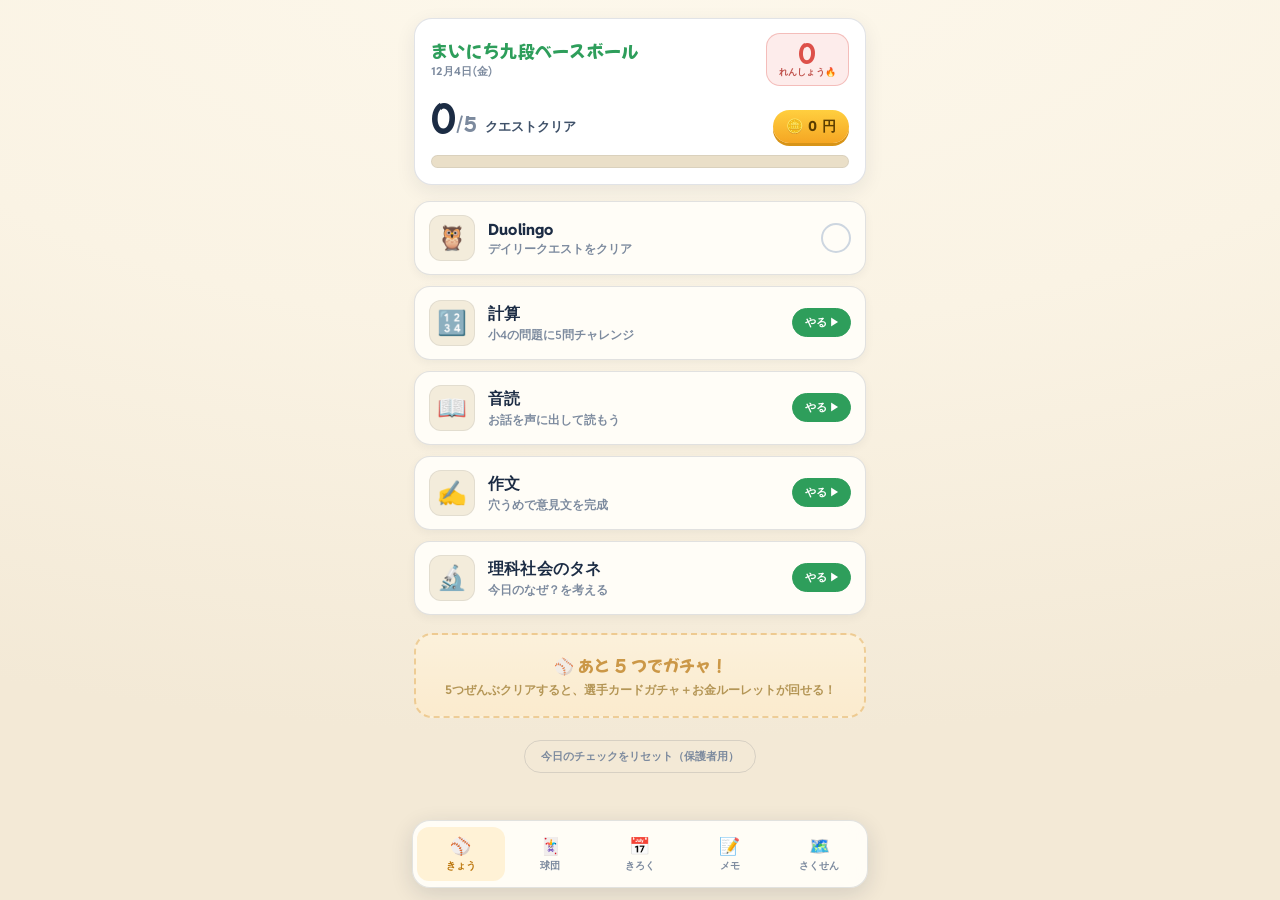
<file: source/backups/index_v5_backup.html>
<!DOCTYPE html>
<html lang="ja">
<head>
<meta charset="UTF-8">
<meta name="viewport" content="width=device-width, initial-scale=1.0, maximum-scale=1.0, user-scalable=no">
<title>まいにち九段ベースボール</title>
<style>
  @import url('https://fonts.googleapis.com/css2?family=Mochiy+Pop+One&family=Reddit+Sans:wght@400;600;800&display=swap');
  :root{
    --bg:#faf3e4;--bg2:#f3e9d6;--ink:#1c2c44;--ink2:#3f5169;--muted:#7c8a9e;
    --card:#fffdf7;--card2:#fff8ea;--line:rgba(28,44,68,.13);--line2:rgba(28,44,68,.08);
    --gold:#d4860a;--gold-deep:#bb750a;--gold-btn:#ffcf3f;--gold-btn2:#f5a623;
    --hit:#2ea556;--hit-light:#39b865;--hit-bg:#e7f6ec;--red:#dd5049;--red-bg:#fdeceb;
    --grass:#2e9e5b;
    --rN:#7d8da3;--rR:#2a9fd6;--rSR:#8259e6;--rSS:#d49a10;--rLG:#e0554a;
  }
  *{margin:0;padding:0;box-sizing:border-box;-webkit-tap-highlight-color:transparent;}
  html,body{height:100%;}
  body{font-family:'Reddit Sans','Hiragino Kaku Gothic ProN',sans-serif;
    background:radial-gradient(135% 90% at 50% -8%,#fdf8ec 0%,var(--bg) 50%,var(--bg2) 100%);
    color:var(--ink);min-height:100%;overflow-x:hidden;-webkit-text-size-adjust:100%;}
  .wrap{max-width:480px;margin:0 auto;padding:18px 14px 120px;position:relative;}

  .board{background:#fff;border:1.5px solid var(--line);border-radius:18px;padding:14px 16px 16px;position:relative;overflow:hidden;box-shadow:0 6px 20px rgba(28,44,68,.08);}
  .board-top{display:flex;justify-content:space-between;align-items:center;gap:10px;}
  .title{font-family:'Mochiy Pop One',sans-serif;font-size:17px;line-height:1.25;color:var(--grass);letter-spacing:.3px;}
  .date{font-size:11px;color:var(--muted);font-weight:700;margin-top:3px;letter-spacing:.3px;}
  .streak{text-align:center;background:var(--red-bg);border:1.5px solid rgba(221,80,73,.3);border-radius:14px;padding:6px 12px;min-width:74px;flex-shrink:0;}
  .streak .num{font-family:'Mochiy Pop One',sans-serif;font-size:24px;color:var(--red);line-height:1;}
  .streak .lbl{font-size:9px;color:#c0524c;font-weight:800;margin-top:2px;letter-spacing:.2px;}
  .count-row{display:flex;align-items:baseline;gap:8px;margin-top:14px;}
  .count-big{font-family:'Mochiy Pop One',sans-serif;font-size:34px;color:var(--ink);line-height:1;}
  .count-sub{font-size:13px;color:var(--ink2);font-weight:700;}
  .coin-chip{margin-left:auto;display:flex;align-items:center;gap:5px;background:linear-gradient(180deg,var(--gold-btn),var(--gold-btn2));color:#5a3d00;font-weight:800;font-size:14px;padding:7px 13px;border-radius:999px;box-shadow:0 3px 0 #d89417;}
  .bar{height:13px;background:#eadfc8;border-radius:99px;margin-top:12px;overflow:hidden;border:1px solid var(--line2);}
  .bar>i{display:block;height:100%;width:0;border-radius:99px;background:linear-gradient(90deg,var(--hit),var(--hit-light));transition:width .5s cubic-bezier(.2,.8,.2,1);}

  .quests{margin-top:16px;display:flex;flex-direction:column;gap:11px;}
  .quest{display:flex;align-items:center;gap:13px;background:var(--card);border:1.5px solid var(--line);border-radius:16px;padding:13px 14px;cursor:pointer;position:relative;transition:transform .12s,border-color .2s,background .2s;box-shadow:0 3px 10px rgba(28,44,68,.05);}
  .quest:active{transform:scale(.98);}
  .quest.done{background:var(--hit-bg);border-color:rgba(46,165,86,.4);}
  .qicon{width:46px;height:46px;flex-shrink:0;border-radius:12px;display:grid;place-items:center;font-size:24px;background:#f3ecdb;border:1px solid var(--line2);}
  .quest.done .qicon{background:#d6f0de;border-color:rgba(46,165,86,.3);}
  .qbody{flex:1;min-width:0;}
  .qname{font-weight:800;font-size:15.5px;color:var(--ink);letter-spacing:.2px;}
  .qdesc{font-size:11.5px;color:var(--muted);font-weight:600;margin-top:2px;line-height:1.35;}
  .quest.done .qname{color:#1e7a44;}
  .qgo{font-size:11px;font-weight:800;color:#fff;background:var(--grass);border:1px solid var(--grass);padding:6px 12px;border-radius:99px;flex-shrink:0;}
  .check{width:30px;height:30px;flex-shrink:0;border-radius:50%;border:2.5px solid #cdd6e0;display:grid;place-items:center;transition:all .2s;}
  .check svg{width:16px;height:16px;opacity:0;transform:scale(.4);transition:all .25s cubic-bezier(.2,1.4,.4,1);}
  .quest.done .check{background:var(--hit);border-color:var(--hit);box-shadow:0 0 10px rgba(46,165,86,.4);}
  .quest.done .check svg{opacity:1;transform:scale(1);}

  .gachabar{margin-top:18px;text-align:center;border-radius:18px;padding:18px;background:linear-gradient(180deg,#fff4dc,#ffeccb);border:2px dashed rgba(212,134,10,.45);opacity:.7;transition:opacity .4s;}
  .gachabar.on{opacity:1;border-style:solid;border-color:var(--gold-btn2);box-shadow:0 4px 20px rgba(245,166,35,.22);cursor:pointer;animation:gachapulse 1.6s infinite;}
  .gachabar .gt{font-family:'Mochiy Pop One',sans-serif;font-size:16px;color:var(--gold-deep);}
  .gachabar .gs{font-size:12px;color:#9a7320;font-weight:700;margin-top:5px;line-height:1.4;}
  .gachabar .gs b{color:var(--gold-deep);}
  .gachabar.done{opacity:.95;border-style:solid;border-color:rgba(46,165,86,.45);background:var(--hit-bg);animation:none;cursor:default;}
  .gachabar.done .gt{color:#1e7a44;}
  .gachabar.done .gs{color:#2c7a4c;}
  @keyframes gachapulse{0%,100%{box-shadow:0 4px 14px rgba(245,166,35,.18);}50%{box-shadow:0 4px 28px rgba(245,166,35,.4);}}

  .tabbar{position:fixed;left:50%;bottom:12px;transform:translateX(-50%);width:calc(100% - 24px);max-width:456px;background:rgba(255,253,247,.96);backdrop-filter:blur(10px);border:1.5px solid var(--line);border-radius:18px;display:flex;padding:6px 4px;gap:2px;z-index:30;box-shadow:0 6px 22px rgba(28,44,68,.14);}
  .tab{flex:1;text-align:center;padding:8px 1px;border-radius:12px;font-size:10px;font-weight:800;color:var(--muted);cursor:pointer;transition:all .2s;}
  .tab .ti{font-size:17px;display:block;margin-bottom:2px;}
  .tab.active{color:var(--gold-deep);background:#fff2d6;}

  .panel{display:none;}
  .panel.show{display:block;animation:fade .3s;}

  .sec-title{font-family:'Mochiy Pop One',sans-serif;font-size:15px;color:var(--ink);margin:24px 4px 2px;}
  .sec-sub{font-size:11.5px;color:var(--muted);font-weight:600;margin:0 4px 4px;line-height:1.5;}

  .stat-grid{display:grid;grid-template-columns:1fr 1fr;gap:11px;margin-top:16px;}
  .stat{background:var(--card);border:1.5px solid var(--line);border-radius:16px;padding:15px;text-align:center;box-shadow:0 3px 10px rgba(28,44,68,.05);}
  .stat .sn{font-family:'Mochiy Pop One',sans-serif;font-size:26px;color:var(--gold-deep);line-height:1.05;}
  .stat .sl{font-size:11px;color:var(--muted);font-weight:700;margin-top:6px;}
  .calhead{display:grid;grid-template-columns:repeat(7,1fr);gap:6px;margin-top:8px;}
  .calhead span{text-align:center;font-size:10px;color:var(--muted);font-weight:800;}
  .cal{display:grid;grid-template-columns:repeat(7,1fr);gap:6px;margin-top:6px;}
  .cal .cd{aspect-ratio:1;border-radius:9px;display:grid;place-items:center;font-size:12px;font-weight:700;background:#f3ecdb;border:1px solid var(--line2);color:var(--muted);}
  .cal .cd.win{background:linear-gradient(180deg,var(--hit-light),var(--hit));color:#fff;border-color:transparent;}
  .cal .cd.part{background:#fdebc4;color:var(--gold-deep);border-color:rgba(212,134,10,.3);}
  .cal .cd.today{outline:2px solid var(--gold-btn2);outline-offset:1px;}

  .coll-head{background:#fff;border:1.5px solid var(--line);border-radius:16px;padding:14px 16px;margin-top:16px;text-align:center;box-shadow:0 3px 10px rgba(28,44,68,.05);}
  .coll-head .ch-n{font-family:'Mochiy Pop One',sans-serif;font-size:30px;color:var(--gold-deep);}
  .coll-head .ch-l{font-size:12px;color:var(--muted);font-weight:700;margin-top:2px;}
  .coll-bar{height:10px;background:#eadfc8;border-radius:99px;margin-top:10px;overflow:hidden;}
  .coll-bar>i{display:block;height:100%;background:linear-gradient(90deg,var(--gold-btn),var(--gold-btn2));border-radius:99px;transition:width .5s;}
  .rar-group{margin-top:18px;}
  .rar-label{font-size:12px;font-weight:800;letter-spacing:.5px;margin:0 4px 8px;display:flex;align-items:center;gap:6px;}
  .card-grid{display:grid;grid-template-columns:repeat(3,1fr);gap:9px;}
  .pcard{aspect-ratio:.72;border-radius:12px;position:relative;overflow:hidden;display:flex;flex-direction:column;align-items:center;justify-content:center;padding:8px 5px;border:1.5px solid var(--line);background:#fff;text-align:center;box-shadow:0 2px 8px rgba(28,44,68,.06);}
  .pcard.locked{opacity:.9;background:#f1ebde;}
  .pcard .pe{font-size:30px;line-height:1;}
  .pcard .pn{font-size:9.5px;font-weight:800;margin-top:5px;line-height:1.2;color:var(--ink);}
  .pcard .pp{font-size:8px;font-weight:700;color:var(--muted);margin-top:2px;}
  .pcard .pcount{position:absolute;top:4px;right:5px;font-size:9px;font-weight:800;background:var(--ink);padding:1px 6px;border-radius:99px;color:#fff;}
  .pcard .plock{font-size:24px;color:#c2ccd8;}
  .pcard .pstars{font-size:8px;margin-top:3px;letter-spacing:-1px;}

  .screen{position:fixed;inset:0;z-index:50;background:radial-gradient(135% 90% at 50% -8%,#fdf8ec 0%,var(--bg) 55%,var(--bg2) 100%);display:none;flex-direction:column;}
  .screen.show{display:flex;animation:slideup .3s;}
  .scr-head{display:flex;align-items:center;gap:12px;padding:16px 16px 12px;border-bottom:1.5px solid var(--line);background:rgba(255,253,247,.9);}
  .scr-head .x{width:38px;height:38px;border-radius:11px;background:#f3ecdb;border:1px solid var(--line);display:grid;place-items:center;font-size:20px;cursor:pointer;flex-shrink:0;color:var(--ink2);}
  .scr-head .ht{font-family:'Mochiy Pop One',sans-serif;font-size:16px;color:var(--ink);}
  .scr-head .hs{font-size:11px;color:var(--muted);font-weight:600;margin-top:1px;}
  .scr-body{flex:1;overflow-y:auto;padding:16px;max-width:480px;margin:0 auto;width:100%;}
  .scr-foot{padding:12px 16px calc(12px + env(safe-area-inset-bottom));border-top:1.5px solid var(--line);max-width:480px;margin:0 auto;width:100%;background:rgba(255,253,247,.9);}

  .lvl-pill{display:inline-flex;align-items:center;gap:6px;font-size:11px;font-weight:800;color:var(--gold-deep);background:#fdebc4;border:1px solid rgba(212,134,10,.35);padding:5px 11px;border-radius:99px;white-space:nowrap;}
  .theme-tag{display:inline-flex;align-items:center;gap:5px;font-size:12px;font-weight:800;color:#1e7a44;background:var(--hit-bg);border:1px solid rgba(46,165,86,.35);padding:5px 12px;border-radius:99px;margin-bottom:12px;}

  .calc-card{background:#fff;border:1.5px solid var(--line);border-radius:20px;padding:26px 20px;text-align:center;margin-top:8px;box-shadow:0 4px 14px rgba(28,44,68,.07);}
  .calc-type{font-size:12px;font-weight:800;color:var(--muted);margin-bottom:10px;letter-spacing:.5px;}
  .calc-q{font-family:'Mochiy Pop One',sans-serif;font-size:38px;letter-spacing:1px;color:var(--ink);line-height:1.2;}
  .calc-input{margin-top:20px;width:100%;font-size:34px;text-align:center;font-family:'Mochiy Pop One',sans-serif;background:#fffdf7;border:2px solid var(--line);border-radius:14px;color:var(--gold-deep);padding:12px;outline:none;}
  .calc-input:focus{border-color:var(--gold-btn2);}
  .calc-progress{display:flex;justify-content:center;gap:6px;margin-top:16px;}
  .pip{width:13px;height:13px;border-radius:50%;background:#dde3ea;border:1px solid var(--line);}
  .pip.ok{background:var(--hit);border-color:var(--hit);}
  .pip.ng{background:var(--red);border-color:var(--red);}
  .feedback{min-height:24px;margin-top:14px;font-weight:800;font-size:15px;}
  .feedback.good{color:var(--hit);}
  .feedback.bad{color:#e0762b;}
  .hintbox{background:#fdf3da;border:1px solid rgba(212,134,10,.3);border-radius:12px;padding:12px 14px;margin-top:14px;font-size:13px;line-height:1.6;color:#7d5e15;text-align:left;display:none;}
  .hintbox.show{display:block;animation:fade .3s;}

  .btn{display:block;width:100%;border:none;border-radius:14px;font-family:inherit;font-weight:800;font-size:16px;padding:15px;cursor:pointer;transition:transform .1s;}
  .btn:active{transform:scale(.98);}
  .btn:disabled{opacity:.55;}
  .btn-gold{background:linear-gradient(180deg,var(--gold-btn),var(--gold-btn2));color:#5a3d00;box-shadow:0 4px 0 #d89417;}
  .btn-ghost{background:#f3ecdb;color:var(--ink2);border:1px solid var(--line);}
  .btn-green{background:linear-gradient(180deg,var(--hit-light),var(--hit));color:#fff;box-shadow:0 4px 0 #1f8048;}
  .btn-sm{padding:11px;font-size:14px;}

  .themes{display:grid;grid-template-columns:1fr 1fr;gap:10px;margin-top:10px;}
  .theme-chip{background:var(--card);border:1.5px solid var(--line);border-radius:14px;padding:18px 12px;text-align:center;cursor:pointer;transition:all .15s;}
  .theme-chip:active{transform:scale(.97);}
  .theme-chip .te{font-size:32px;}
  .theme-chip .tn{font-size:13px;font-weight:800;margin-top:6px;color:var(--ink);}

  .ai-card{background:#fff;border:1.5px solid var(--line);border-radius:16px;padding:18px;margin-top:14px;box-shadow:0 3px 12px rgba(28,44,68,.06);}
  .ai-story{font-size:18px;line-height:2.25;color:var(--ink);font-weight:600;}
  .ai-story rt{font-size:10px;color:var(--muted);font-weight:600;}
  .ai-label{font-size:11px;font-weight:800;color:var(--gold-deep);letter-spacing:.5px;margin-bottom:10px;display:flex;align-items:center;gap:6px;}
  .q-item{background:var(--card2);border:1px solid var(--line);border-radius:12px;padding:13px;margin-top:10px;}
  .q-item .qq{font-weight:800;font-size:14px;color:var(--ink);line-height:1.5;}
  .answer-area{width:100%;margin-top:10px;background:#fffdf7;border:2px solid var(--line);border-radius:12px;color:var(--ink);padding:12px;font-family:inherit;font-size:15px;line-height:1.6;resize:vertical;min-height:64px;outline:none;}
  .answer-area:focus{border-color:var(--gold-btn2);}
  .char-count{text-align:right;font-size:11px;color:var(--muted);font-weight:700;margin-top:4px;}
  .char-count.warn{color:var(--gold-deep);}

  .aozora-list{margin-top:12px;display:flex;flex-direction:column;gap:8px;}
  .aozora-item{display:flex;align-items:center;gap:11px;background:var(--card2);border:1px solid var(--line);border-radius:12px;padding:11px 13px;text-decoration:none;color:inherit;transition:all .15s;}
  .aozora-item:active{transform:scale(.98);background:#fbf2dd;}
  .aozora-item .ae{font-size:22px;flex-shrink:0;}
  .aozora-item .at{flex:1;min-width:0;}
  .aozora-item .atn{font-weight:800;font-size:14px;color:var(--ink);}
  .aozora-item .atm{font-size:11px;color:var(--muted);font-weight:600;margin-top:1px;}
  .aozora-item .arrow{font-size:14px;color:var(--muted);flex-shrink:0;}

  .tmpl-box{font-size:16px;line-height:2.3;color:var(--ink);font-weight:600;background:var(--card2);border:1px solid var(--line);border-radius:12px;padding:14px;margin-top:6px;}
  .tmpl-blank{display:inline-block;min-width:60px;border-bottom:2px solid var(--gold-btn2);color:var(--gold-deep);font-weight:800;text-align:center;padding:0 6px;}
  .tmpl-blank.filled{color:#1e7a44;border-color:var(--hit);}
  .blank-input{margin-top:10px;}
  .blank-input label{display:block;font-size:12.5px;font-weight:800;color:var(--gold-deep);margin-bottom:4px;}
  .blank-input .bhint{font-size:11px;color:var(--muted);font-weight:600;margin-bottom:5px;}
  .blank-input input{width:100%;background:#fffdf7;border:2px solid var(--line);border-radius:10px;color:var(--ink);padding:11px;font-family:inherit;font-size:15px;outline:none;}
  .blank-input input:focus{border-color:var(--gold-btn2);}
  .preview{background:#fdf3da;border:1px dashed rgba(212,134,10,.4);border-radius:12px;padding:14px;margin-top:14px;font-size:15px;line-height:2;color:var(--ink);font-weight:600;}
  .preview .pl{font-size:11px;font-weight:800;color:var(--gold-deep);letter-spacing:.5px;margin-bottom:8px;display:block;}

  .sensei-reply{background:var(--hit-bg);border:1.5px solid rgba(46,165,86,.35);border-radius:16px;padding:16px;margin-top:14px;}
  .sensei-reply .sr-head{display:flex;align-items:center;gap:8px;font-weight:800;color:#1e7a44;font-size:13px;margin-bottom:8px;}
  .sensei-reply .sr-body{font-size:14.5px;line-height:1.75;color:#234a32;white-space:pre-wrap;}

  .loading{text-align:center;padding:40px 16px;color:var(--muted);font-weight:700;font-size:14px;}
  .loading .dots{display:inline-block;animation:blink 1.2s infinite;}
  .spinner{width:42px;height:42px;border:4px solid rgba(28,44,68,.12);border-top-color:var(--gold-btn2);border-radius:50%;margin:0 auto 16px;animation:spin 1s linear infinite;}

  .log-item{background:var(--card);border:1.5px solid var(--line);border-radius:13px;padding:13px;margin-top:10px;box-shadow:0 2px 8px rgba(28,44,68,.05);}
  .log-meta{display:flex;justify-content:space-between;font-size:11px;color:var(--muted);font-weight:700;margin-bottom:6px;}
  .log-tag{font-size:10px;font-weight:800;padding:2px 8px;border-radius:99px;background:#fdebc4;color:var(--gold-deep);}
  .log-q{font-size:12.5px;color:var(--ink2);font-weight:700;line-height:1.5;}
  .log-a{font-size:13.5px;color:var(--ink);line-height:1.6;margin-top:5px;padding-left:10px;border-left:2px solid var(--line);}

  .roadmap{margin-top:14px;display:flex;flex-direction:column;gap:10px;}
  .rm{background:var(--card);border:1.5px solid var(--line);border-radius:14px;padding:13px 14px;box-shadow:0 2px 8px rgba(28,44,68,.05);}
  .rm .rmh{display:flex;align-items:center;gap:9px;font-weight:800;font-size:14.5px;color:var(--ink);}
  .rm .rmh .e{font-size:19px;}
  .rm .rmh .tag{margin-left:auto;font-size:9.5px;font-weight:800;padding:3px 8px;border-radius:99px;letter-spacing:.3px;}
  .tag.top{background:#fdebc4;color:var(--gold-deep);border:1px solid rgba(212,134,10,.35);}
  .tag.keep{background:var(--hit-bg);color:#1e7a44;border:1px solid rgba(46,165,86,.35);}
  .rm ul{margin:9px 0 0;padding-left:18px;}
  .rm li{font-size:12.5px;color:var(--ink2);line-height:1.6;margin-bottom:3px;}

  .reset{margin:22px auto 0;display:block;background:none;border:1px solid var(--line);color:var(--muted);font-size:11px;font-weight:700;padding:8px 16px;border-radius:99px;cursor:pointer;}

  .burst{position:fixed;inset:0;pointer-events:none;z-index:90;}
  .spark{position:absolute;width:11px;height:11px;border-radius:2px;will-change:transform,opacity;}

  .gacha{position:fixed;inset:0;z-index:80;display:none;flex-direction:column;align-items:center;justify-content:center;padding:24px;background:radial-gradient(120% 80% at 50% 25%,#fff6e0 0%,#f6ecd8 65%,#efe3cd 100%);text-align:center;overflow:hidden;}
  .gacha.show{display:flex;animation:fade .3s;}
  .gacha-step{width:100%;max-width:340px;display:flex;flex-direction:column;align-items:center;}
  .gacha-h{font-family:'Mochiy Pop One',sans-serif;font-size:20px;color:var(--gold-deep);margin-bottom:6px;}
  .gacha-sub{font-size:13px;color:var(--ink2);font-weight:700;margin-bottom:22px;line-height:1.5;}

  .pack{width:160px;height:210px;border-radius:18px;cursor:pointer;position:relative;background:linear-gradient(145deg,#fff,#fdf3da);border:3px solid var(--gold-btn2);display:grid;place-items:center;box-shadow:0 12px 36px rgba(212,134,10,.28),inset 0 2px 10px rgba(255,255,255,.6);animation:packfloat 2.2s ease-in-out infinite;}
  .pack:active{transform:scale(.96);}
  .pack .pball{font-size:74px;animation:packspin 3s linear infinite;}
  .pack .ptap{position:absolute;bottom:14px;font-size:12px;font-weight:800;color:#fff;background:var(--gold-btn2);padding:5px 14px;border-radius:99px;box-shadow:0 2px 6px rgba(212,134,10,.3);}
  @keyframes packfloat{0%,100%{transform:translateY(0)}50%{transform:translateY(-10px)}}
  @keyframes packspin{0%{transform:rotate(0)}100%{transform:rotate(360deg)}}

  .reveal-card{width:200px;height:280px;border-radius:18px;position:relative;display:flex;flex-direction:column;align-items:center;justify-content:center;padding:18px;border:3px solid var(--gold-btn2);background:#fff;box-shadow:0 0 50px var(--cardglow,rgba(245,166,35,.5)),0 10px 30px rgba(28,44,68,.18);animation:cardpop .6s cubic-bezier(.2,1.4,.4,1);overflow:hidden;}
  .reveal-card::before{content:'';position:absolute;inset:0;background:linear-gradient(145deg,var(--cardbg1,#fff4dc),var(--cardbg2,#ffe8c0));opacity:.55;z-index:0;}
  .reveal-card>*{position:relative;z-index:1;}
  .reveal-card .rc-rar{font-size:13px;font-weight:800;letter-spacing:1px;color:var(--cardcolor,#333);}
  .reveal-card .rc-stars{font-size:18px;margin:4px 0 12px;letter-spacing:-1px;}
  .reveal-card .rc-e{font-size:80px;line-height:1;filter:drop-shadow(0 4px 8px rgba(28,44,68,.25));}
  .reveal-card .rc-n{font-family:'Mochiy Pop One',sans-serif;font-size:16px;margin-top:14px;color:var(--ink);line-height:1.25;}
  .reveal-card .rc-p{font-size:11px;font-weight:700;color:var(--ink2);margin-top:4px;}
  .reveal-card .rc-new{position:absolute;top:10px;right:-2px;font-size:10px;font-weight:800;background:var(--rLG);color:#fff;padding:3px 12px;border-radius:4px;box-shadow:0 2px 6px rgba(28,44,68,.25);}
  @keyframes cardpop{0%{transform:scale(.3) rotate(-12deg);opacity:0}60%{transform:scale(1.08) rotate(3deg)}100%{transform:scale(1) rotate(0);opacity:1}}

  .roulette{width:100%;max-width:300px;height:120px;border-radius:16px;border:3px solid var(--gold-btn2);background:#fffdf7;overflow:hidden;position:relative;box-shadow:inset 0 0 24px rgba(28,44,68,.1);}
  .roulette::before,.roulette::after{content:'';position:absolute;left:0;right:0;height:36px;z-index:2;pointer-events:none;}
  .roulette::before{top:0;background:linear-gradient(180deg,#fffdf7,transparent);}
  .roulette::after{bottom:0;background:linear-gradient(0deg,#fffdf7,transparent);}
  .roulette .needle{position:absolute;top:50%;left:0;right:0;height:48px;transform:translateY(-50%);border-top:2px solid var(--gold-btn2);border-bottom:2px solid var(--gold-btn2);z-index:3;pointer-events:none;background:rgba(245,166,35,.08);}
  .roul-strip{position:absolute;left:0;right:0;top:0;will-change:transform;}
  .roul-item{height:48px;display:flex;align-items:center;justify-content:center;font-family:'Mochiy Pop One',sans-serif;font-size:30px;color:var(--ink);}
  .roul-item.big{color:var(--gold-deep);}

  .gacha-result{font-family:'Mochiy Pop One',sans-serif;font-size:46px;color:var(--gold-deep);margin-top:4px;animation:pop .5s;}
  .gacha-total{font-size:14px;color:var(--ink2);font-weight:700;margin-top:14px;}
  .gacha-total b{color:var(--gold-deep);font-size:20px;font-family:'Mochiy Pop One',sans-serif;}
  .gacha-btn{margin-top:26px;background:linear-gradient(180deg,var(--gold-btn),var(--gold-btn2));border:none;color:#5a3d00;font-weight:800;font-size:16px;padding:14px 38px;border-radius:99px;cursor:pointer;box-shadow:0 4px 0 #d89417;font-family:inherit;}
  .gacha-btn:active{transform:scale(.97);}

  @keyframes pop{0%{transform:scale(.8);opacity:0}60%{transform:scale(1.04)}100%{transform:scale(1);opacity:1}}
  @keyframes fade{from{opacity:0}to{opacity:1}}
  @keyframes slideup{from{transform:translateY(30px);opacity:0}to{transform:translateY(0);opacity:1}}
  @keyframes spin{to{transform:rotate(360deg)}}
  @keyframes blink{0%,100%{opacity:.35}50%{opacity:1}}
  @media (prefers-reduced-motion:reduce){*{animation:none!important;transition:none!important;}}

</style>
</head>
<body>
<div class="wrap">
  <div class="panel show" id="panel-today">
    <div class="board">
      <div class="board-top">
        <div><div class="title">まいにち九段ベースボール</div><div class="date" id="dateLabel">--</div></div>
        <div class="streak"><div class="num" id="streakNum">0</div><div class="lbl">れんしょう🔥</div></div>
      </div>
      <div class="count-row">
        <span class="count-big"><span id="doneNum">0</span><span style="font-size:18px;color:#7c8a9e">/5</span></span>
        <span class="count-sub">クエストクリア</span>
        <span class="coin-chip">🪙 <span id="coinTotal">0</span>円</span>
      </div>
      <div class="bar"><i id="barFill"></i></div>
    </div>
    <div class="quests" id="questList"></div>
    <div class="gachabar" id="gachaBar">
      <div class="gt" id="gachaT">⚾ あと 5 つでガチャ！</div>
      <div class="gs" id="gachaS">5つぜんぶクリアすると、選手カードガチャ＋お金ルーレットが回せる！</div>
    </div>
    <button class="reset" id="resetBtn">今日のチェックをリセット（保護者用）</button>
  </div>

  <div class="panel" id="panel-zukan">
    <div class="board"><div class="board-top"><div><div class="title">ぼくの球団</div><div class="date">集めた選手カード図鑑</div></div></div></div>
    <div class="coll-head">
      <div class="ch-n"><span id="collGot">0</span> / <span id="collTotal">0</span></div>
      <div class="ch-l">選手カード コンプリート率</div>
      <div class="coll-bar"><i id="collBar"></i></div>
    </div>
    <div id="collBody"></div>
  </div>

  <div class="panel" id="panel-record">
    <div class="board"><div class="board-top"><div><div class="title">きろく</div><div class="date">これまでのがんばり</div></div></div></div>
    <div class="stat-grid">
      <div class="stat"><div class="sn" id="stTotal">0</div><div class="sl">ホームランの日</div></div>
      <div class="stat"><div class="sn" id="stBest">0</div><div class="sl">さいこう連勝🔥</div></div>
      <div class="stat"><div class="sn" id="stYen">0</div><div class="sl">ためた金額(円)</div></div>
      <div class="stat"><div class="sn" id="stCalc" style="font-size:17px">小4 きほん</div><div class="sl">計算のレベル</div></div>
    </div>
    <div class="sec-title">カレンダー</div>
    <div class="sec-sub">緑=ぜんぶクリア / 黄=とちゅうまで</div>
    <div class="calhead"><span>日</span><span>月</span><span>火</span><span>水</span><span>木</span><span>金</span><span>土</span></div>
    <div class="cal" id="calGrid"></div>
  </div>

  <div class="panel" id="panel-parent">
    <div class="board"><div class="board-top"><div><div class="title">先生メモ</div><div class="date">息子さんの答え・先生の講評（保護者用）</div></div></div></div>
    <div class="sec-sub" style="margin-top:14px;">作文・音読・理科社会で、息子さんが書いた答えとAI先生の講評がここに残ります。新しい順。ときどき目を通して、明らかな間違いがあれば教えてあげてください。</div>
    <div id="logList"></div>
  </div>

  <div class="panel" id="panel-plan">
    <div class="board"><div class="board-top"><div><div class="title">さくせん</div><div class="date">九段中をめざすロードマップ</div></div></div></div>
    <div class="sec-title">5つのデイリークエスト → ガチャ</div>
    <div class="sec-sub">5つクリアでガチャが回せる。毎日つづけると約1か月で1,400円ペース。</div>
    <div class="roadmap">
      <div class="rm"><div class="rmh"><span class="e">🦉</span>Duolingo<span class="tag keep">毎日</span></div><ul><li>デイリークエストをクリア（保護者が確認）</li></ul></div>
      <div class="rm"><div class="rmh"><span class="e">🔢</span>計算<span class="tag top">最優先</span></div><ul><li>小4の問題（筆算・九九・わり算・□・割合）をまんべんなく</li><li>正答率で「きほん→ひょうじゅん→はってん」へ自動調整</li></ul></div>
      <div class="rm"><div class="rmh"><span class="e">📖</span>音読<span class="tag top">最優先</span></div><ul><li>えらんだテーマで先生が10分音読用の長めのお話を書く</li><li>青空文庫の名作も読める</li></ul></div>
      <div class="rm"><div class="rmh"><span class="e">✍️</span>作文<span class="tag keep">穴うめ式</span></div><ul><li>空欄をうめるだけで200字の意見文が完成</li></ul></div>
      <div class="rm"><div class="rmh"><span class="e">🔬</span>理科・社会のタネ</div><ul><li>えらんだテーマで「今日のなぜ？」を考える</li></ul></div>
    </div>
    <div class="sec-title">九段中のしくみ（保護者メモ）</div>
    <div class="sec-sub">報告書200＋適性1(国語)200＋適性2(資料)300＋適性3(理数)300＝1000点。配点の6割が算数・理科・資料系。報告書は小4から入るので学校の成績も大事。</div>
    <button class="reset" id="resetAllBtn">全データを初期化（保護者用）</button>
  </div>
</div>

<div class="tabbar">
  <div class="tab active" data-tab="today"><span class="ti">⚾</span>きょう</div>
  <div class="tab" data-tab="zukan"><span class="ti">🃏</span>球団</div>
  <div class="tab" data-tab="record"><span class="ti">📅</span>きろく</div>
  <div class="tab" data-tab="parent"><span class="ti">📝</span>メモ</div>
  <div class="tab" data-tab="plan"><span class="ti">🗺️</span>さくせん</div>
</div>

<div class="screen" id="screen"><div id="screenInner"></div></div>
<div class="gacha" id="gacha"><div id="gachaInner"></div></div>
<div class="burst" id="burst"></div>

<script>
// ===== 内蔵コンテンツ＋アプリ本体（オフライン・単体動作版 v5）=====
// ============ 内蔵コンテンツ：音読 ============
// 各話 {t:タイトル, s:本文(《》ふりがな), q:読みとり質問, a:模範要約例}
const READINGS={
baseball:[
 {t:'はじめてのホームラン',s:'ユウタは、いつも空振《からぶ》りばかりの一年生だった。チームでいちばん下手《へた》だと言われ、くやしくて毎日《まいにち》、家のかべに向《む》かってボールを打《う》ち続《つづ》けた。手にまめができても、やめなかった。むかえた試合《しあい》の日。ピッチャーが投《な》げた球《たま》を、ユウタは思いきりふった。カキーンと高《たか》い音《おと》がして、ボールは青空《あおぞら》へ消《き》えていった。生《う》まれてはじめてのホームランだった。ベンチのみんなが、なみだを流《なが》してよろこんでくれた。下手でも、あきらめずに続けた人だけが見《み》られる景色《けしき》が、そこにはあった。',q:'ユウタはどうやってホームランを打てるようになったのかな？',a:'下手だと言われたユウタが、毎日かべに向かって練習を続けて、試合ではじめてホームランを打った話。'},
 {t:'大谷選手の二刀流',s:'大谷翔平《おおたにしょうへい》という選手《せんしゅ》は、ピッチャーとバッターの両方《りょうほう》をこなす「二刀流《にとうりゅう》」で世界《せかい》をおどろかせた。ふつう、投《な》げる練習《れんしゅう》と打《う》つ練習は別《べつ》のもので、両方を一流《いちりゅう》にするのはむりだと言われていた。でも大谷選手は、子《こ》どものころからの夢《ゆめ》をあきらめなかった。だれよりも体《からだ》をきたえ、食事《しょくじ》や睡眠《すいみん》まで考《かんが》えぬいた。「できない」と言われたことを「できる」に変《か》えたのだ。今《いま》では世界中《せかいじゅう》の子どもたちが、大谷選手を見《み》て夢を持《も》つようになった。',q:'なぜ大谷選手はすごいと言われているのかな？',a:'むりだと言われた二刀流を、夢をあきらめず努力して実現し、世界をおどろかせた話。'},
 {t:'サッカーボールのひみつ',s:'サッカーボールをよく見《み》ると、白《しろ》と黒《くろ》の四角《しかく》や五角形《ごかくけい》がつなぎ合《あ》わさってできている。なぜ、わざわざこんな形《かたち》にするのだろう。じつは、平《たい》らな板《いた》をたくさんつなげると、きれいな丸《まる》い球《きゅう》に近《ちか》づくからだ。丸《まる》ければ丸いほど、まっすぐ転《ころ》がり、思《おも》ったところへ飛《と》んでいく。白と黒のもようにも理由《りゆう》がある。昔《むかし》の白黒《しろくろ》テレビでも、ボールがどう回転《かいてん》しているか見《み》やすくするためだったのだ。あたりまえに見えるものにも、考《かんが》えぬかれた工夫《くふう》がかくれている。',q:'サッカーボールが白と黒のもようなのは、なぜだった？',a:'たくさんの板をつなげて丸い形にするため、白黒は回転を見やすくするための工夫だという話。'},
 {t:'イチローのバット',s:'イチローという選手《せんしゅ》は、自分《じぶん》の道具《どうぐ》をとても大切《たいせつ》にすることで有名《ゆうめい》だった。試合《しあい》が終《お》わると、グローブを毎回《まいかい》ていねいにみがき、バットは専用《せんよう》のケースに入《い》れて、しめった場所《ばしょ》に置《お》かないようにした。「道具を大事《だいじ》にしない人《ひと》は、よいプレーはできない」と考《かんが》えていたからだ。小《ちい》さなことを、だれよりもきちんと続《つづ》ける。その積《つ》み重《かさ》ねが、世界《せかい》の記録《きろく》を作《つく》る選手をささえていた。天才《てんさい》と呼《よ》ばれた人《ひと》は、じつはいちばん地道《じみち》な人《ひと》だったのだ。',q:'イチローはどんなことを大切にしていたのかな？',a:'道具をていねいに手入れし、小さなことを地道に続けることを大切にしていたという話。'},
 {t:'円陣のかけ声',s:'試合《しあい》が始《はじ》まる前《まえ》、選手《せんしゅ》たちは肩《かた》を組《く》んで円《えん》になり、大《おお》きな声《こえ》でかけ声《ごえ》を出《だ》す。これを「円陣《えんじん》」という。なぜ、わざわざ集《あつ》まって声を出すのだろう。じつは、みんなで同《おな》じ言葉《ことば》をさけぶと、きんちょうがやわらぎ、心《こころ》が一《ひと》つになるからだ。一人《ひとり》ではこわい相手《あいて》も、仲間《なかま》といっしょなら立《た》ち向《む》かえる。スポーツは体《からだ》の力《ちから》だけでなく、心の力もとても大事《だいじ》なのだ。声を出すという小《ちい》さな行動《こうどう》が、チーム全体《ぜんたい》を強《つよ》くしている。',q:'円陣を組んで声を出すのは、なぜなのかな？',a:'みんなで声を出すことで、きんちょうがやわらぎ、心が一つになってチームが強くなるという話。'},
],
nature:[
 {t:'ティラノサウルスの目',s:'恐竜《きょうりゅう》の王様《おうさま》、ティラノサウルスは、するどい歯《は》と大《おお》きな体《からだ》で有名《ゆうめい》だ。でも、もっとすごいのは「目《め》」だったと言《い》われている。ティラノサウルスの目は前向《まえむ》きについていて、二《ふた》つの目で同《おな》じものを見《み》ることができた。すると、えものまでのきょりが正確《せいかく》にわかる。だから、にげる動物《どうぶつ》にとびかかるのが上手《じょうず》だったのだ。今《いま》のワシやタカも、同じように前向きの目を持《も》っている。体の大きさだけでなく、目のしくみまで、かりに向《む》いた体だったのだ。',q:'ティラノサウルスの目には、どんなひみつがあった？',a:'前向きの目で二つの目を使い、えものまでのきょりを正確につかめたから、かりが上手だったという話。'},
 {t:'宇宙にうかぶ理由',s:'宇宙飛行士《うちゅうひこうし》は、宇宙船《うちゅうせん》の中《なか》でフワフワとうかんでいる。なぜ重《おも》さがなくなるのだろう。じつは、重さがゼロになっているわけではない。宇宙船は地球《ちきゅう》のまわりをものすごい速《はや》さで回《まわ》り続《つづ》けていて、ずっと「落《お》ち続《つづ》けている」状態《じょうたい》なのだ。落ちながら前《まえ》に進《すす》むので、地面《じめん》にぶつからずに回り続ける。その中《なか》にいる人《ひと》も、いっしょに落ち続けているから、うかんでいるように感《かん》じる。ふしぎに見《み》えることも、よく考《かんが》えると、ちゃんと理由《りゆう》があるのだ。',q:'宇宙飛行士がうかんで見えるのは、なぜなのかな？',a:'宇宙船が地球のまわりを回りながらずっと落ち続けていて、中の人も一緒に落ちているからうかんで見えるという話。'},
 {t:'ホタルの光',s:'夏《なつ》の夜《よる》、ホタルはおしりを光《ひか》らせて飛《と》ぶ。あの光は、熱《あつ》くないのにかがやく、ふしぎな光だ。ホタルの体《からだ》の中《なか》には、光のもとになる特別《とくべつ》な物質《ぶっしつ》があり、それが空気《くうき》とまざると光る。電球《でんきゅう》のように熱《ねつ》を出《だ》さないので、エネルギーをむだにしない、とてもすぐれた光なのだ。ホタルはこの光で、なかまに「ここにいるよ」と知《し》らせ合《あ》っている。小《ちい》さな虫《むし》が、人間《にんげん》のすごい技術《ぎじゅつ》より上手《じょうず》に光を作《つく》っている。自然《しぜん》には、まだまだ学《まな》ぶことがたくさんある。',q:'ホタルはどうやって光っているのかな？',a:'体の中の特別な物質が空気とまざって、熱を出さずに光り、なかまと知らせ合っているという話。'},
 {t:'わたり鳥の地図',s:'秋《あき》になると、ツバメなどのわたり鳥《どり》は、何千《なんぜん》キロもはなれた南《みなみ》の国《くに》へ飛《と》んでいく。地図《ちず》もないのに、どうして道《みち》がわかるのだろう。研究《けんきゅう》によると、わたり鳥は太陽《たいよう》や星《ほし》の位置《いち》を目印《めじるし》にしたり、地球《ちきゅう》の見《み》えない力《ちから》を感《かん》じたりして、方向《ほうこう》を知《し》るらしい。さらにおどろくのは、子《こ》どもの鳥が、一度《いちど》も行《い》ったことのない場所《ばしょ》へ、自分《じぶん》だけでたどりつけることだ。生《う》まれつき、体《からだ》の中《なか》に地図を持《も》っているのかもしれない。自然《しぜん》のふしぎは、人間《にんげん》の想像《そうぞう》をこえている。',q:'わたり鳥は、どうやって遠い国まで道がわかるのかな？',a:'太陽や星の位置や地球の力を感じて方向を知り、行ったことのない場所にもたどりつけるという話。'},
 {t:'クモの糸の強さ',s:'クモがはる細《ほそ》い糸《いと》は、見《み》た目《め》は弱《よわ》そうなのに、じつはおどろくほど強《つよ》い。同《おな》じ太《ふと》さの鉄《てつ》とくらべても、クモの糸のほうが切《き》れにくいと言《い》われている。しかも、よくのびるので、虫《むし》がぶつかってもやぶれずに、しっかりつかまえることができる。人間《にんげん》は、このクモの糸のひみつをまねして、新《あたら》しい丈夫《じょうぶ》な材料《ざいりょう》を作《つく》ろうとしている。小《ちい》さな生《い》き物《もの》のしくみが、未来《みらい》の技術《ぎじゅつ》のヒントになるのだ。身近《みぢか》な自然《しぜん》をよく見《み》ると、すごい発見《はっけん》がかくれている。',q:'クモの糸のすごいところは、どんなところかな？',a:'細いのに鉄より強くてよくのび、人間が新しい材料のヒントにしようとしているという話。'},
],
mecha:[
 {t:'新幹線の鼻',s:'新幹線《しんかんせん》の先頭《せんとう》は、鳥《とり》のくちばしのように長《なが》くとがっている。なぜ、あんな形《かたち》をしているのだろう。昔《むかし》、新幹線がトンネルに入《はい》るとき、大《おお》きな音《おと》が鳴《な》ってこまっていた。そこで技術者《ぎじゅつしゃ》たちは、水《みず》にすばやくとびこむ鳥「カワセミ」のくちばしに注目《ちゅうもく》した。あの形《かたち》をまねて先頭を作《つく》ると、空気《くうき》をうまく切《き》りさいて、音が小《ちい》さくなったのだ。自然《しぜん》の生《い》き物《もの》から学《まな》んで、問題《もんだい》を解決《かいけつ》したのである。よく見《み》て、よく考《かんが》える人《ひと》が、新《あたら》しいものを生《う》み出《だ》す。',q:'新幹線の先頭が長くとがっているのは、なぜかな？',a:'カワセミのくちばしをまねて空気を切りさき、トンネルでの大きな音を小さくするためだという話。'},
 {t:'ロボットそうじ機の頭脳',s:'自動《じどう》でゆかをそうじするロボットは、ぶつからずに部屋《へや》中《じゅう》をきれいにする。どうやって道《みち》を見《み》つけているのだろう。ロボットの中《なか》には、まわりを感《かん》じるセンサーが入《はい》っていて、かべやイスにぶつかる前《まえ》に向《む》きを変《か》える。さらに、どこをそうじしたか覚《おぼ》えていて、同《おな》じ場所《ばしょ》ばかりやらないようにしている。人間《にんげん》が決《き》めたルールにしたがって、自分《じぶん》で考《かんが》えて動《うご》いているのだ。これからのロボットは、もっとかしこくなって、わたしたちの生活《せいかつ》を助《たす》けてくれるだろう。便利《べんり》な機械《きかい》の中《なか》には、たくさんの工夫《くふう》がつまっている。',q:'そうじロボットは、どうやってぶつからずに動いているのかな？',a:'センサーでまわりを感じて向きを変え、そうじした場所を覚えて動いているという話。'},
 {t:'エレベーターのつな',s:'高《たか》いビルのエレベーターは、太《ふと》いつなで箱《はこ》をつり上《あ》げている。もし、そのつなが切《き》れたらと考《かんが》えると、こわくなる。でも、安心《あんしん》していい。エレベーターには、つなが切れても箱が落《お》ちないように、自動《じどう》でブレーキがかかるしくみがついている。スピードが出《で》すぎると、すぐに金具《かなぐ》がレールをつかんで止《と》めるのだ。しかも、つなは一本《いっぽん》ではなく、何本《なんぼん》もまとめて使《つか》われている。安全《あんぜん》のために、いくつもの備《そな》えが重《かさ》ねられている。便利《べんり》な機械《きかい》は、見《み》えないところで人《ひと》を守《まも》っているのだ。',q:'エレベーターは、つなが切れても落ちないのはなぜかな？',a:'自動でブレーキがかかるしくみがあり、つなも何本も使われていて、安全のための備えが重ねられているという話。'},
 {t:'信号機の色',s:'道《みち》の信号機《しんごうき》は、赤《あか》・黄《き》・青《あお》の三《みっ》つの色《いろ》でできている。なぜこの三色《さんしょく》なのだろう。赤は、遠《とお》くからでもいちばん目立《めだ》つ色《いろ》なので、「止《と》まれ」というあぶない合図《あいず》に使《つか》われている。青《あお》(緑《みどり》)は赤の反対《はんたい》で安心《あんしん》を感《かん》じる色《いろ》、黄《き》はその間《あいだ》の「注意《ちゅうい》」だ。世界中《せかいじゅう》どこの国《くに》へ行《い》っても、だいたい同《おな》じ色が使われている。みんなが同じルールを知《し》っているから、言葉《ことば》が通《つう》じない人《ひと》どうしでも、安全《あんぜん》に道路《どうろ》を使《つか》えるのだ。色《いろ》には、人《ひと》を動《うご》かす力《ちから》がある。',q:'信号の「止まれ」が赤色なのは、なぜかな？',a:'赤は遠くからいちばん目立つ色だから、あぶない合図に使われていて、世界中で同じルールになっているという話。'},
 {t:'飛行機が飛ぶわけ',s:'何百《なんびゃく》人《にん》も乗《の》った重《おも》い飛行機《ひこうき》が、どうして空《そら》を飛《と》べるのだろう。ひみつは「つばさ」の形《かたち》にある。飛行機のつばさは、上《うえ》がふくらんだ形《かたち》をしていて、速《はや》く進《すす》むと、つばさの上を流《なが》れる空気《くうき》と下《した》を流れる空気の速《はや》さに差《さ》ができる。すると、つばさを上《うえ》へおし上《あ》げる力《ちから》が生《う》まれるのだ。この力を「揚力《ようりょく》」という。エンジンで前《まえ》に進《すす》む力《ちから》と、つばさが生《う》む上向《うわむ》きの力《ちから》。二《ふた》つの力《ちから》が合《あ》わさって、巨大《きょだい》な機体《きたい》が空にうかぶ。科学《かがく》の力《ちから》は、人《ひと》の夢《ゆめ》をかなえてきた。',q:'飛行機が空を飛べるのは、何のおかげかな？',a:'つばさの形で上下の空気の速さに差ができて上向きの力が生まれ、エンジンの力と合わさって飛べるという話。'},
],
history:[
 {t:'徳川家康のがまん',s:'徳川家康《とくがわいえやす》は、戦国《せんごく》の世《よ》を勝《か》ちぬいて、平和《へいわ》な江戸《えど》時代《じだい》を作《つく》った人《ひと》だ。家康は、子《こ》どものころ、他《ほか》の大名《だいみょう》の家《いえ》に人質《ひとじち》として預《あず》けられ、長《なが》い間《あいだ》つらい思《おも》いをした。でも、すぐにあばれたりせず、じっとがまんして力《ちから》をたくわえた。「あわてず、時《とき》を待《ま》つ」ことを知《し》っていたのだ。ライバルがほろびていく中《なか》で、最後《さいご》まで生《い》き残《のこ》り、天下《てんか》を取《と》った。すぐに結果《けっか》を求《もと》めず、じっくり続《つづ》ける。家康の生《い》き方《かた》は、今《いま》を生《い》きるわたしたちにも、大切《たいせつ》なことを教《おし》えてくれる。',q:'徳川家康は、どんなことを大切にして天下を取ったのかな？',a:'つらいときもあわてず、がまんして力をたくわえ、時を待って最後まで生き残り天下を取ったという話。'},
 {t:'コロンブスの卵',s:'昔《むかし》、新《あたら》しい大陸《たいりく》を見《み》つけた冒険家《ぼうけんか》コロンブスに、ある人《ひと》が言《い》った。「そんなの、船《ふね》で行《い》けばだれでもできる」。するとコロンブスは、ゆで卵《たまご》を取《と》り出《だ》し、「これをテーブルに立《た》ててみてください」と言《い》った。だれもできない。コロンブスは卵《たまご》のおしりを軽《かる》くわって、ぐらつかないように立《た》てた。「ほら、できた」。みんなは「そんなの、見《み》たあとなら、だれでもできる」と言った。コロンブスは答《こた》えた。「そう、人《ひと》がやったあとは、かんたんに見《み》える。でも、最初《さいしょ》に思《おも》いつくのが、いちばんむずかしいのです」。',q:'コロンブスは、卵を使って何を伝えたかったのかな？',a:'人がやったあとは簡単に見えるけれど、最初に思いつくことがいちばんむずかしい、と伝えたかったという話。'},
 {t:'ナイチンゲールの記録',s:'昔《むかし》、戦争《せんそう》でケガをした兵士《へいし》たちは、きたない病院《びょういん》で次々《つぎつぎ》と命《いのち》を落《お》としていた。看護師《かんごし》のナイチンゲールは、病院《びょういん》をきれいにそうじし、なぜ人《ひと》が亡《な》くなるのかを、毎日《まいにち》数字《すうじ》で記録《きろく》し続《つづ》けた。すると、戦《たたか》いのケガそのものより、不潔《ふけつ》な環境《かんきょう》で病気《びょうき》になって亡《な》くなる人《ひと》のほうがずっと多《おお》いとわかった。彼女《かのじょ》はその記録を見《み》やすい図《ず》にまとめ、国《くに》を動《うご》かして病院《びょういん》を変《か》えた。「思《おも》いやり」と「正《ただ》しく調《しら》べる力《ちから》」の両方《りょうほう》が、たくさんの命《いのち》を救《すく》ったのだ。',q:'ナイチンゲールは、どうやってたくさんの命を救ったのかな？',a:'病院をきれいにし、亡くなる理由を数字で記録して図にまとめ、国を動かして病院を変えたという話。'},
 {t:'杉原千畝のビザ',s:'昔《むかし》、戦争《せんそう》の時代《じだい》、外国《がいこく》で働《はたら》いていた日本人《にほんじん》の杉原千畝《すぎはらちうね》のもとに、たくさんの人々《ひとびと》が助《たす》けを求《もと》めてやってきた。命《いのち》をねらわれ、にげる先《さき》がない人々《ひとびと》だった。国《くに》のルールでは、その人《ひと》たちを助《たす》ける書類《しょるい》を出《だ》してはいけなかった。でも杉原は、まよったすえに、自分《じぶん》の立場《たちば》があぶなくなっても、書類《しょるい》を書《か》き続《つづ》けた。手《て》がはれて動《うご》かなくなるまで書《か》き、何千《なんぜん》人《にん》もの命《いのち》を救《すく》った。ルールよりも、人《ひと》の命《いのち》を選《えら》んだ勇気《ゆうき》ある決断《けつだん》だった。',q:'杉原千畝は、どんな決断をして人々を救ったのかな？',a:'国のルールに反しても、自分があぶなくなっても書類を書き続けて、何千人もの命を救ったという話。'},
 {t:'エジソンの失敗',s:'発明王《はつめいおう》エジソンは、電球《でんきゅう》を作《つく》るために、光《ひか》り続《つづ》ける糸《いと》の材料《ざいりょう》をさがしていた。うまくいかない実験《じっけん》を、なんと何千回《なんぜんかい》もくり返《かえ》した。ある人《ひと》が「そんなに失敗《しっぱい》してつらくないの」と聞《き》くと、エジソンは答《こた》えた。「失敗じゃないよ。うまくいかない方法《ほうほう》を、何千《なんぜん》も見《み》つけたんだ」。彼《かれ》は、できないとわかることも、前《まえ》に進《すす》むための大事《だいじ》な一歩《いっぽ》だと考《かんが》えていた。あきらめずに続《つづ》けた結果《けっか》、ついに長《なが》く光る電球が生《う》まれ、世界中《せかいじゅう》の夜《よる》が明《あか》るくなった。',q:'エジソンは、失敗をどう考えていたのかな？',a:'失敗を「うまくいかない方法を見つけたこと」と前向きにとらえ、あきらめず続けて電球を完成させたという話。'},
],
};

// ============ 内蔵コンテンツ：作文 ============
// {q:お題, tmpl:穴うめ文(［①］), blanks:[{l:ラベル,h:ヒント}], ex:[いろんな書き方の例]}
const WRITINGS={
baseball:[
 {q:'きみが「これだけは負《ま》けたくない」と思《おも》うことは何《なに》ですか。理由《りゆう》もいっしょに書《か》いてみよう。',
  tmpl:'ぼくが「これだけは負けたくない」と思うことは［①］です。なぜなら［②］からです。たとえば［③］。だから、これからも［④］たいです。',
  blanks:[{l:'①',h:'とくいなこと（例：かけっこ）'},{l:'②',h:'その理由'},{l:'③',h:'具体的なできごと'},{l:'④',h:'これからの目標'}],
  ex:['ぼくが「これだけは負けたくない」と思うことは、なわとびです。なぜなら、毎日れんしゅうしてきたからです。たとえば、二重とびが一度もできなかったけれど、百回れんしゅうしてできるようになりました。だから、これからも続けたいです。',
      'ぼくが「これだけは負けたくない」と思うことは、やさしさです。なぜなら、こまっている人を助けるのが好きだからです。たとえば、ころんだ一年生に手をかしました。だから、これからもやさしい人でいたいです。']},
 {q:'スポーツでチームで力《ちから》を合《あ》わせるのと、一人《ひとり》でがんばるのと、どちらが楽《たの》しいと思《おも》いますか。理由《りゆう》も書《か》こう。',
  tmpl:'ぼくは、［①］のほうが楽しいと思います。なぜなら［②］からです。たとえば［③］。だから、ぼくは［①］が好きです。',
  blanks:[{l:'①',h:'「チーム」か「一人」か'},{l:'②',h:'楽しいと思う理由'},{l:'③',h:'そう感じたできごと'}],
  ex:['ぼくは、チームのほうが楽しいと思います。なぜなら、みんなでよろこびを分け合えるからです。たとえば、サッカーで友だちのパスからゴールを決めたとき、いっしょに大よろこびしました。だから、ぼくはチームが好きです。',
      'ぼくは、一人のほうが楽しいと思います。なぜなら、自分のペースで力をのばせるからです。たとえば、水泳でタイムがちぢまると、自分の成長がよくわかります。だから、ぼくは一人でがんばるのが好きです。']},
 {q:'もしプロのスポーツ選手《せんしゅ》になれるとしたら、どんな選手になりたいですか。',
  tmpl:'ぼくは［①］な選手になりたいです。なぜなら［②］からです。そのために、今《いま》から［③］をがんばります。',
  blanks:[{l:'①',h:'どんな選手か（例：あきらめない）'},{l:'②',h:'その理由'},{l:'③',h:'今からできること'}],
  ex:['ぼくは、最後まであきらめない選手になりたいです。なぜなら、見ている人に勇気をあたえられるからです。そのために、今から、つらいときもれんしゅうを続けることをがんばります。',
      'ぼくは、チームのみんなから信らいされる選手になりたいです。なぜなら、一人の力には限りがあるからです。そのために、今から、友だちと協力することをがんばります。']},
 {q:'試合《しあい》に負《ま》けてくやしいとき、きみならどうしますか。',
  tmpl:'ぼくは試合に負けたとき、［①］します。なぜなら［②］からです。負けは、ぼくにとって［③］だと思います。',
  blanks:[{l:'①',h:'負けたあとにすること'},{l:'②',h:'その理由'},{l:'③',h:'負けをどう考えるか'}],
  ex:['ぼくは試合に負けたとき、どこがいけなかったか考えます。なぜなら、同じ負けをくり返したくないからです。負けは、ぼくにとって次に強くなるためのヒントだと思います。',
      'ぼくは試合に負けたとき、まず思いきりくやしがります。なぜなら、本気だったしょうこだからです。でもそのあと、また練習をはじめます。負けは、ぼくにとってばねになるものだと思います。']},
 {q:'運動《うんどう》が苦手《にがて》な友《とも》だちがいたら、きみはどう声《こえ》をかけますか。',
  tmpl:'ぼくは、運動が苦手な友だちに「［①］」と声をかけます。なぜなら［②］からです。みんなで［③］のがいちばんだと思います。',
  blanks:[{l:'①',h:'かけたい言葉'},{l:'②',h:'その理由'},{l:'③',h:'どうするのがよいか'}],
  ex:['ぼくは、運動が苦手な友だちに「いっしょにやろう」と声をかけます。なぜなら、一人だと心細いからです。みんなで楽しむのがいちばんだと思います。',
      'ぼくは、運動が苦手な友だちに「少しずつでいいよ」と声をかけます。なぜなら、あせるとますますいやになるからです。みんなで気長に応えんするのがいちばんだと思います。']},
],
nature:[
 {q:'もし好《す》きな動物《どうぶつ》を一《ひと》つかえるとしたら、何《なに》をかいたいですか。理由《りゆう》も書《か》こう。',
  tmpl:'ぼくは［①］をかいたいです。なぜなら［②］からです。もしかえたら、いっしょに［③］したいです。',
  blanks:[{l:'①',h:'かいたい動物'},{l:'②',h:'その理由'},{l:'③',h:'いっしょにしたいこと'}],
  ex:['ぼくは犬をかいたいです。なぜなら、いつもそばにいてくれる友だちになるからです。もしかえたら、いっしょに公園を走りたいです。',
      'ぼくはカメをかいたいです。なぜなら、長生きで、ずっといっしょにいられるからです。もしかえたら、いっしょにのんびり過ごしたいです。']},
 {q:'恐竜《きょうりゅう》は、なぜいなくなってしまったのだと思《おも》いますか。きみの考《かんが》えを書《か》こう。',
  tmpl:'ぼくは、恐竜がいなくなったのは［①］からだと思います。そう考えた理由は［②］です。もし恐竜が生《い》きていたら［③］と思います。',
  blanks:[{l:'①',h:'いなくなった理由の予想'},{l:'②',h:'そう考えた理由'},{l:'③',h:'想像してみよう'}],
  ex:['ぼくは、恐竜がいなくなったのは、大きないん石が落ちて寒くなったからだと思います。そう考えた理由は、食べ物がなくなると大きな体をささえられないからです。もし恐竜が生きていたら、動物園は今よりずっとはく力があると思います。',
      'ぼくは、恐竜がいなくなったのは、地球の気こうが大きく変わったからだと思います。そう考えた理由は、急な変化に体が合わせられなかったと思うからです。もし恐竜が生きていたら、人間とくらすのは大変だと思います。']},
 {q:'宇宙《うちゅう》に行《い》けるとしたら、何《なに》をしてみたいですか。',
  tmpl:'ぼくが宇宙に行けたら、［①］をしてみたいです。なぜなら［②］からです。きっと［③］だと思います。',
  blanks:[{l:'①',h:'宇宙でしたいこと'},{l:'②',h:'その理由'},{l:'③',h:'どんな気持ちか想像'}],
  ex:['ぼくが宇宙に行けたら、地球をまるごとながめてみたいです。なぜなら、ふだん見られない景色だからです。きっと、自分がとても小さく感じると思います。',
      'ぼくが宇宙に行けたら、フワフワうかんでとんでみたいです。なぜなら、地球ではぜったいにできないからです。きっと、夢のような気持ちになると思います。']},
 {q:'自然《しぜん》を守《まも》るために、きみができることは何《なに》だと思《おも》いますか。',
  tmpl:'ぼくが自然を守るためにできることは、［①］です。なぜなら［②］からです。小《ちい》さなことでも［③］と思います。',
  blanks:[{l:'①',h:'できること'},{l:'②',h:'その理由'},{l:'③',h:'続けるとどうなるか'}],
  ex:['ぼくが自然を守るためにできることは、ゴミを分別することです。なぜなら、ゴミをへらすと地球がよごれにくくなるからです。小さなことでも、みんなが続ければ大きな力になると思います。',
      'ぼくが自然を守るためにできることは、水を出しっぱなしにしないことです。なぜなら、水は限りある大切なものだからです。小さなことでも、毎日続ければ意味があると思います。']},
 {q:'生《い》き物《もの》の中《なか》で、いちばんすごいと思《おも》うものは何《なに》ですか。',
  tmpl:'ぼくがいちばんすごいと思う生き物は［①］です。なぜなら［②］からです。とくに［③］がすごいと思います。',
  blanks:[{l:'①',h:'すごいと思う生き物'},{l:'②',h:'その理由'},{l:'③',h:'とくにすごいところ'}],
  ex:['ぼくがいちばんすごいと思う生き物はアリです。なぜなら、自分の何倍も重いものを運べるからです。とくに、みんなで力を合わせて働くところがすごいと思います。',
      'ぼくがいちばんすごいと思う生き物はイルカです。なぜなら、音で会話ができるからです。とくに、なかまと助け合うかしこさがすごいと思います。']},
],
mecha:[
 {q:'もし新《あたら》しい乗《の》り物《もの》を発明《はつめい》できるとしたら、どんなものを作《つく》りたいですか。',
  tmpl:'ぼくは［①］という乗り物を作りたいです。それは［②］ことができます。なぜなら［③］からです。',
  blanks:[{l:'①',h:'乗り物の名前や種類'},{l:'②',h:'できること'},{l:'③',h:'作りたい理由'}],
  ex:['ぼくは、空をとぶ自転車を作りたいです。それは、わたしたちをじゅうたいなしで運ぶことができます。なぜなら、毎日の道路のこみ具合をなくしたいからです。',
      'ぼくは、海の中を進む家を作りたいです。それは、海の生き物を近くで見ることができます。なぜなら、知らない世界をぼうけんしてみたいからです。']},
 {q:'べんりな機械《きかい》が増《ふ》えるのは、よいことだと思《おも》いますか。きみの考《かんが》えを書《か》こう。',
  tmpl:'ぼくは、べんりな機械が増えるのは［①］と思います。なぜなら［②］からです。でも［③］は大切にしたいです。',
  blanks:[{l:'①',h:'「よいこと」か「気をつけること」か'},{l:'②',h:'その理由'},{l:'③',h:'大切にしたいこと'}],
  ex:['ぼくは、べんりな機械が増えるのはよいことだと思います。なぜなら、人のしごとが楽になり、時間ができるからです。でも、自分で考える力は大切にしたいです。',
      'ぼくは、べんりな機械が増えるのは少し気をつけることだと思います。なぜなら、たよりすぎると自分でできなくなるからです。でも、上手に使うかしこさは大切にしたいです。']},
 {q:'ロボットが、もっと人《ひと》の生活《せいかつ》を助《たす》けるには、どんなことができるとよいと思《おも》いますか。',
  tmpl:'ぼくは、ロボットが［①］できるとよいと思います。なぜなら［②］からです。そうすれば［③］と思います。',
  blanks:[{l:'①',h:'ロボットにしてほしいこと'},{l:'②',h:'その理由'},{l:'③',h:'どうなるか'}],
  ex:['ぼくは、ロボットがお年よりの手助けをできるとよいと思います。なぜなら、こまっている人がたくさんいるからです。そうすれば、みんなが安心してくらせると思います。',
      'ぼくは、ロボットが災害のときに人を助けられるとよいと思います。なぜなら、人が入れない危険な場所もあるからです。そうすれば、もっと多くの命が救えると思います。']},
 {q:'きみが「すごい」と思《おも》う発明《はつめい》は何《なに》ですか。理由《りゆう》も書《か》こう。',
  tmpl:'ぼくがすごいと思う発明は［①］です。なぜなら［②］からです。これがなかったら［③］と思います。',
  blanks:[{l:'①',h:'すごいと思う発明'},{l:'②',h:'その理由'},{l:'③',h:'なかったらどうなるか'}],
  ex:['ぼくがすごいと思う発明は電気です。なぜなら、夜でも明るく過ごせるからです。これがなかったら、暗くなると何もできないと思います。',
      'ぼくがすごいと思う発明は飛行機です。なぜなら、遠い国へ短い時間で行けるからです。これがなかったら、世界はもっと遠く感じると思います。']},
 {q:'機械《きかい》にできないことで、人間《にんげん》だからできることは何《なに》だと思《おも》いますか。',
  tmpl:'ぼくは、人間だからできることは［①］だと思います。なぜなら［②］からです。だから人間は［③］と思います。',
  blanks:[{l:'①',h:'人間だからできること'},{l:'②',h:'その理由'},{l:'③',h:'人間のよさ'}],
  ex:['ぼくは、人間だからできることは、人の気持ちを思いやることだと思います。なぜなら、心があるからです。だから人間は、たがいに助け合えるすばらしいそんざいだと思います。',
      'ぼくは、人間だからできることは、新しいものを思いつくことだと思います。なぜなら、自由に想像できるからです。だから人間は、これからも世界を変えていけると思います。']},
],
history:[
 {q:'昔《むかし》の人《ひと》と今《いま》のわたしたちで、変《か》わらず大切《たいせつ》なことは何《なに》だと思《おも》いますか。',
  tmpl:'ぼくは、昔も今も変わらず大切なことは［①］だと思います。なぜなら［②］からです。だから、ぼくも［③］たいです。',
  blanks:[{l:'①',h:'変わらず大切なこと'},{l:'②',h:'その理由'},{l:'③',h:'自分はどうしたいか'}],
  ex:['ぼくは、昔も今も変わらず大切なことは、人を思いやる心だと思います。なぜなら、いつの時代も人は一人では生きられないからです。だから、ぼくも、まわりの人を大切にしたいです。',
      'ぼくは、昔も今も変わらず大切なことは、あきらめない気持ちだと思います。なぜなら、むずかしいことをやりとげる力になるからです。だから、ぼくも、最後までがんばりたいです。']},
 {q:'歴史《れきし》の人物《じんぶつ》で、会《あ》ってみたい人《ひと》はだれですか。会ったら何《なに》を聞《き》きたいですか。',
  tmpl:'ぼくは［①］に会ってみたいです。なぜなら［②］からです。会ったら「［③］」と聞いてみたいです。',
  blanks:[{l:'①',h:'会いたい人'},{l:'②',h:'その理由'},{l:'③',h:'聞きたいこと'}],
  ex:['ぼくは織田信長に会ってみたいです。なぜなら、新しいことに挑戦した人だからです。会ったら「こわくなかったですか」と聞いてみたいです。',
      'ぼくはエジソンに会ってみたいです。なぜなら、たくさん失敗してもあきらめなかったからです。会ったら「どうして続けられたのですか」と聞いてみたいです。']},
 {q:'もしタイムマシンで昔《むかし》に行《い》けたら、いつの時代《じだい》に行《い》ってみたいですか。',
  tmpl:'ぼくは［①］の時代に行ってみたいです。なぜなら［②］からです。そこで［③］をしてみたいです。',
  blanks:[{l:'①',h:'行きたい時代（例：江戸時代）'},{l:'②',h:'その理由'},{l:'③',h:'してみたいこと'}],
  ex:['ぼくは江戸時代に行ってみたいです。なぜなら、今とちがう町のようすを見てみたいからです。そこで、昔の人と話して、くらしを聞いてみたいです。',
      'ぼくは恐竜のいた大昔に行ってみたいです。なぜなら、本物の恐竜を見たいからです。そこで、遠くからそっと観察してみたいです。']},
 {q:'むかしの人《ひと》は、電気《でんき》も車《くるま》もない中《なか》でくらしていました。今《いま》のわたしたちは、むかしの人より幸《しあわ》せだと思《おも》いますか。',
  tmpl:'ぼくは、今のわたしたちは昔の人より［①］と思います。なぜなら［②］からです。でも［③］は、昔の人から学《まな》びたいです。',
  blanks:[{l:'①',h:'「幸せ」か「同じくらい」か'},{l:'②',h:'その理由'},{l:'③',h:'昔から学びたいこと'}],
  ex:['ぼくは、今のわたしたちは昔の人より便利でめぐまれていると思います。なぜなら、病気も治りやすく、遠くへも行けるからです。でも、ものを大切にする心は、昔の人から学びたいです。',
      'ぼくは、今のわたしたちは昔の人と同じくらいだと思います。なぜなら、便利でも、なやみは今もあるからです。でも、足りない中で工夫する力は、昔の人から学びたいです。']},
 {q:'国《くに》や世界《せかい》をよくするために、リーダーにいちばん必要《ひつよう》なものは何《なに》だと思《おも》いますか。',
  tmpl:'ぼくは、リーダーにいちばん必要なものは［①］だと思います。なぜなら［②］からです。そういうリーダーなら［③］と思います。',
  blanks:[{l:'①',h:'必要なもの（例：やさしさ）'},{l:'②',h:'その理由'},{l:'③',h:'どうなるか'}],
  ex:['ぼくは、リーダーにいちばん必要なものは、みんなの話を聞く力だと思います。なぜなら、いろんな人の気持ちを大切にできるからです。そういうリーダーなら、みんなが安心してついていけると思います。',
      'ぼくは、リーダーにいちばん必要なものは、決断する勇気だと思います。なぜなら、むずかしいときに前へ進めるからです。そういうリーダーなら、こまったときも国をまとめられると思います。']},
],
};

// ============ 内蔵コンテンツ：理科社会のタネ ============
// {q:今日のなぜ？, think:考えるヒント, a:本当の答え, views:[いろんな見方・考え方]}
const SCIENCE={
baseball:[
 {q:'なぜ野球《やきゅう》のボールには、赤《あか》い縫《ぬ》い目《め》があるのだろう？',think:'ボールが空気《くうき》の中《なか》をどう飛《と》ぶか想像《そうぞう》してみよう。ツルツルだったらどうかな？',
  a:'縫い目があると、ボールのまわりの空気の流《なが》れが変《か》わり、回転《かいてん》によってボールが曲《ま》がったり、のびたりする。ピッチャーはこの縫い目を使《つか》って、まっすぐに見《み》えて曲がる「変化球《へんかきゅう》」を投《な》げられるんだ。',
  views:['「投げる人」の見方：縫い目があるからいろんな球種が投げられる。','「打つ人」の見方：縫い目で曲がるから、打つのがむずかしくなる。','もし縫い目がなかったら、ボールはただまっすぐ飛ぶだけで、野球はもっと単純なゲームになっていたかもしれないね。']},
 {q:'なぜ、走《はし》ったあとは心臓《しんぞう》がドキドキ速《はや》くなるのだろう？',think:'体《からだ》が動《うご》くとき、何《なに》が必要《ひつよう》になるか考《かんが》えてみよう。',
  a:'運動《うんどう》すると、体の筋肉《きんにく》がたくさんの酸素《さんそ》を必要とする。心臓は、酸素を運《はこ》ぶ血《ち》をすばやく全身《ぜんしん》に送《おく》るために、速く動いてポンプの働《はたら》きを強《つよ》めているんだ。',
  views:['体のしくみとして見ると：心臓はがんばって酸素を届けている。','見方を変えると：ドキドキは、体が一生けんめい働いているしるし。','運動を続けると心臓が強くなり、同じ運動でもドキドキしにくくなるよ。これが「体力がつく」ということなんだ。']},
 {q:'なぜ、プロ選手《せんしゅ》は試合《しあい》の前《まえ》に必《かなら》ず準備運動《じゅんびうんどう》をするのだろう？',think:'急《きゅう》に全力《ぜんりょく》を出《だ》すと、体《からだ》はどうなるかな？',
  a:'急に体を激《はげ》しく動《うご》かすと、筋肉《きんにく》や関節《かんせつ》をいためやすい。準備運動で体を温《あたた》め、筋肉をやわらかくしておくと、ケガを防《ふせ》ぎ、力《ちから》も出しやすくなるんだ。',
  views:['ケガを防ぐための見方：温めた体はのびちぢみしやすい。','力を出すための見方：温まった筋肉はよく動く。','プロほど準備を大切にする。一流の人ほど「あたりまえのこと」をていねいにやるんだね。']},
 {q:'なぜ、夜《よる》の野球《やきゅう》場《じょう》はあんなに明《あか》るいのに、かげが何《なん》本《ぼん》もできるのだろう？',think:'明かりがいくつあるか、思《おも》い出《だ》してみよう。',
  a:'野球場には、たくさんの照明《しょうめい》が高《たか》い場所《ばしょ》のいろんな方向《ほうこう》についている。光《ひかり》が一《ひと》つではなく何《いく》つもの方向から当《あ》たるので、その数《かず》だけかげができるんだ。',
  views:['理科の見方：光がさえぎられたところがかげになる。光の数だけかげができる。','くふうの見方：いろんな方向から照らすのは、どこかが暗くならないようにするため。','もし明かりが一つだけだったら、選手のかげが長くのびて、プレーしにくくなるね。']},
 {q:'なぜ、応援《おうえん》されると、いつもより力《ちから》が出《で》る気《き》がするのだろう？',think:'うれしい気持《きも》ちは、体《からだ》にどんなえいきょうをあたえるかな？',
  a:'応援されると、うれしい気持ちや「がんばろう」という気持ちが強《つよ》くなる。心《こころ》の力《ちから》が、体の力を引《ひ》き出すことがあるんだ。これは気《き》のせいだけではなく、本当《ほんとう》に体が動きやすくなることが研究《けんきゅう》でわかっている。',
  views:['心の見方：応援は、やる気のスイッチを入れてくれる。','体の見方：やる気が高まると、体も実さいに動きやすくなる。','だから、自分が応援する側になることも、だれかの力になれるんだね。']},
 {q:'なぜ、バットの「しん」に当《あ》たると、いちばん遠《とお》くへ飛《と》ぶのだろう？',think:'バットがいちばんよくしなって、力《ちから》がうまく伝《つた》わる場所《ばしょ》はどこかな？',
  a:'バットには、当たったときに手《て》にビリビリがいちばん伝《つた》わらず、ボールに力《ちから》がきれいに伝わる「ちょうどよい点《てん》」がある。これを「しん（スイートスポット）」という。ここに当てると、力がむだなくボールに伝わって、遠くへ飛ぶんだ。',
  views:['力の見方：しんに当たると、力がにげずにボールに伝わる。','感覚の見方：しんに当たると、手にショックが少なく、気持ちよく打てる。','プロ選手は、この小さな点に当てる練習を、何千回もくり返しているんだよ。']},
 {q:'なぜ、チームには「キャプテン」が必要《ひつよう》なのだろう？',think:'たくさんの人《ひと》が、ばらばらに動《うご》いたらどうなるかな？',
  a:'たくさんの人が力《ちから》を合《あ》わせるには、みんなをまとめ、方向《ほうこう》を決《き》める人が必要だ。キャプテンは、チームの気持《きも》ちを一《ひと》つにし、こまったときに声《こえ》をかける役目《やくめ》を持《も》っている。リーダーがいると、チームは強《つよ》くまとまるんだ。',
  views:['まとめる見方：キャプテンがいると、みんなが同じ方向を向ける。','支える見方：キャプテンは、なかまをはげます役目もある。','でも、キャプテン一人にたよりきりではなく、全員がリーダーの気持ちを持つチームが、いちばん強いとも言えるね。']},
],
nature:[
 {q:'なぜ、空《そら》は青《あお》いのだろう？',think:'太陽《たいよう》の光《ひかり》には、じつはいろんな色《いろ》がまざっているよ。',
  a:'太陽の光にはいろんな色がふくまれている。その中《なか》で青い光は、空気《くうき》の小《ちい》さなつぶにぶつかって、四方《しほう》八方《はっぽう》に広《ひろ》がりやすい。だから、空全体《ぜんたい》が青く見《み》えるんだ。',
  views:['理科の見方：青い光が空気にぶつかって散らばるから青く見える。','時間で変わる見方：夕方は光が長い道のりを通るので、赤い光が残って夕焼けになる。','同じ空でも、朝・昼・夕方で色が変わる。なぜ変わるのか考えると、もっとおもしろいね。']},
 {q:'なぜ、氷《こおり》は水《みず》にうかぶのだろう？',think:'ふつう、かたいものは水にしずむことが多《おお》いのに、ふしぎだね。',
  a:'水はこおると、つぶのならび方《かた》がすき間《ま》の多い形《かたち》になり、同《おな》じ重《おも》さでも体積《たいせき》が大《おお》きくなる。軽《かる》くなるから、水にうかぶんだ。これはとてもめずらしい性質《せいしつ》なんだよ。',
  views:['理科の見方：こおると軽くなるから、うかぶ。','自然の見方：氷が水面にうかぶおかげで、池の底《そこ》の生き物は冬でも生きられる。','もし氷が水にしずんでいたら、池や湖は底からこおって、生き物がすめなかったかもしれないね。']},
 {q:'なぜ、植物《しょくぶつ》は水《みず》と太陽《たいよう》だけで大《おお》きくなれるのだろう？',think:'植物は、自分《じぶん》で食《た》べ物《もの》を作《つく》っているらしいよ。',
  a:'植物は、葉《は》に太陽の光《ひかり》を受《う》けて、水と空気《くうき》から自分《じぶん》で栄養《えいよう》を作《つく》ることができる。これを「光合成《こうごうせい》」という。動物《どうぶつ》にはできない、植物だけのすごい力《ちから》なんだ。',
  views:['しくみの見方：植物は太陽の光を使って自分で食べ物を作る。','地球全体の見方：そのとき出る酸素を、わたしたちは呼吸《こきゅう》に使っている。','つまり、植物がいなければ動物も生きられない。植物は地球のえん通の下《した》ささえなんだね。']},
 {q:'なぜ、月《つき》は形《かたち》が変《か》わって見《み》えるのだろう？',think:'月は自分《じぶん》で光《ひか》っているのかな？それとも…？',
  a:'月は自分で光っているのではなく、太陽《たいよう》の光《ひかり》を受《う》けてかがやいている。地球《ちきゅう》から見《み》ると、月のどこに光が当《あ》たっているかが日《ひ》によって変《か》わるので、形が変わって見えるんだ。',
  views:['理科の見方：太陽に照らされた部分だけが光って見える。','動きの見方：月が地球のまわりを回るので、見える形が変わる。','満月や三日月など、いろんな形を「いつ見えるか」観察すると、月の動きがわかってくるよ。']},
 {q:'なぜ、けがをすると、かさぶたができるのだろう？',think:'体《からだ》は、自分《じぶん》で自分《じぶん》を直《なお》そうとしているよ。',
  a:'けがをして血《ち》が出《で》ると、血が固《かた》まって傷口《きずぐち》にふたをする。これがかさぶただ。ばいきんが入《はい》るのを防《ふせ》ぎ、その下《した》で新《あたら》しい皮ふ《ひふ》が作《つく》られている。体が自分で傷を直しているしるしなんだ。',
  views:['体の見方：かさぶたは、傷を守る天然のばんそうこう。','がまんの見方：はがしたくなるけれど、はがすと直りがおそくなる。','体には、自分で自分を治す力がそなわっている。これってすごいことだね。']},
 {q:'なぜ、海《うみ》の水《みず》はしょっぱいのだろう？',think:'川《かわ》の水《みず》はしょっぱくないのに、海はちがうね。長《なが》い時間《じかん》で考《かんが》えてみよう。',
  a:'雨《あめ》が陸《りく》の岩《いわ》や土《つち》から、わずかな塩《しお》のもとをとかして川《かわ》へ運《はこ》び、川は海へ流《なが》れこむ。海の水は蒸発《じょうはつ》しても塩は残《のこ》るので、長《なが》い長い年月《ねんげつ》をかけて、塩がどんどんたまっていったんだ。',
  views:['理科の見方：水は蒸発しても塩は残るから、海にたまっていく。','時間の見方：これは何億年もかけて起きたこと。','川は海へ塩を運び続けているので、海は今も少しずつしょっぱくなっていると考えることもできるね。']},
 {q:'なぜ、虫《むし》は光《ひかり》に集《あつ》まってくるのだろう？',think:'夜《よる》の虫は、何《なに》を目印《めじるし》に飛《と》んでいるのかな？',
  a:'夜《よる》の虫は、もともと月《つき》の光《ひかり》を目印《めじるし》にまっすぐ飛《と》ぶ習性《しゅうせい》があると言《い》われている。電灯《でんとう》などの強《つよ》い光《ひかり》を月とまちがえて、そこへ向《む》かって集まってしまうと考《かんが》えられているんだ。',
  views:['しくみの見方：虫は光を方角《ほうがく》の目印にしている。','人間との関係の見方：人の作った明かりが、虫をまよわせている。','では、虫をまよわせない明かりは作れないだろうか?――こんなふうに「どうすればいいか」を考えるのも大切だね。']},
],
mecha:[
 {q:'なぜ、自転車《じてんしゃ》は走《はし》っているとたおれないのだろう？',think:'止《と》まっているときと、走っているときで、何《なに》がちがうかな？',
  a:'タイヤが回転《かいてん》していると、その回転が自転車をまっすぐ保《たも》とうとする力《ちから》を生《う》む。さらに、人《ひと》がバランスをとってハンドルを細《こま》かく動《うご》かすことで、たおれずに進《すす》めるんだ。止まると、この力がなくなるからたおれやすい。',
  views:['理科の見方：回転には、姿勢《しせい》を保とうとする力がある。','体の見方：人も無意識《むいしき》にバランスをとっている。','コマが回っている間たおれないのも、同じしくみ。身近なところに同じ理由がかくれているね。']},
 {q:'なぜ、冷《ひ》えたコップのまわりに水《みず》のつぶがつくのだろう？',think:'空気《くうき》の中《なか》には、目《め》に見《み》えない水《みず》がふくまれているよ。',
  a:'空気の中には、目に見えない水分《すいぶん》（水蒸気《すいじょうき》）がふくまれている。冷たいコップにふれると、空気が冷《ひ》やされて、水分が小《ちい》さな水のつぶに変《か》わる。これがコップの外側《そとがわ》につくんだ。中身《なかみ》がもれているわけではないんだよ。',
  views:['理科の見方：冷えると、空気中の水分が水つぶになる。','かんちがいしやすい見方：コップから水がしみ出たわけではない。','雲《くも》や朝《あさ》つゆができるのも、同じしくみ。一つわかると、いろんなことがつながるね。']},
 {q:'なぜ、磁石《じしゃく》は鉄《てつ》をくっつけるのに、紙《かみ》やプラスチックはくっつかないのだろう？',think:'磁石は、どんなものを引《ひ》きつけるのか、思《おも》い出《だ》してみよう。',
  a:'磁石は、鉄《てつ》などの一部《いちぶ》の金属《きんぞく》だけを引《ひ》きつける力《ちから》を持《も》っている。紙やプラスチックは、その力に反応《はんのう》しない材料《ざいりょう》なので、くっつかないんだ。同《おな》じ金属《きんぞく》でも、アルミなどはくっつかないものもあるよ。',
  views:['理科の見方：磁石は鉄などにだけ働く。','身近な見方：だから、冷ぞう庫《こ》のドア（鉄）にはマグネットがつく。','身のまわりの「くっつくもの・くっつかないもの」をさがすと、何が鉄でできているかわかって楽しいよ。']},
 {q:'なぜ、船《ふね》は鉄《てつ》でできているのに、しずまないのだろう？',think:'鉄のかたまりはしずむのに、船はうかぶ。形《かたち》に注目《ちゅうもく》してみよう。',
  a:'船は中《なか》が空《から》っぽで、大《おお》きく広《ひろ》がった形《かたち》をしている。船と、その中の空気《くうき》を合《あ》わせると、同《おな》じ大《おお》きさの水《みず》より軽《かる》くなる。だから、しずまずにうかぶんだ。鉄でも、形を工夫《くふう》すればうかべられる。',
  views:['理科の見方：水より軽ければうかぶ。形が大事。','くふうの見方：同じ鉄でも、広げて空気をかかえると軽くなる。','鉄のかたまりはしずむのに船はうかぶ。「形を変えると性質が変わる」って、おもしろいね。']},
 {q:'なぜ、電子《でんし》レンジは、火《ひ》を使《つか》わないのに食《た》べ物《もの》を温《あたた》められるのだろう？',think:'食べ物の中《なか》にある「水《みず》」がヒントだよ。',
  a:'電子レンジは、目に見えない電波《でんぱ》を出《だ》して、食べ物の中《なか》の水分《すいぶん》をはげしくふるわせる。そのふるえが熱《ねつ》になって、食べ物が内側《うちがわ》から温まるんだ。だから、水分の少《すく》ないお皿《さら》はあまり温まらない。',
  views:['しくみの見方：水分をふるわせて熱を生む。','観察の見方：水の多い食べ物ほど、よく温まる。','「なぜお皿は温まりにくいのか」を考えると、しくみがもっとよくわかるね。']},
 {q:'なぜ、タッチパネルは、指《ゆび》でさわるだけで反応《はんのう》するのだろう？',think:'指《ゆび》には、何《なに》か特別《とくべつ》なものがあるのかな？',
  a:'スマホなどの画面《がめん》は、人《ひと》の指《ゆび》が持《も》つわずかな電気《でんき》を感《かん》じ取《と》るしくみになっている。指がふれた場所《ばしょ》の電気の変化《へんか》を読《よ》みとって、「ここがおされた」と判断《はんだん》しているんだ。だから、手ぶくろだと反応しにくいことがある。',
  views:['しくみの見方：指のわずかな電気を感じている。','観察の見方：手ぶくろやつめの先では反応しにくい。','「なぜ手ぶくろだと使えないのか」を考えると、しくみが見えてくるね。']},
 {q:'なぜ、QRコードは、あの小《ちい》さな白黒《しろくろ》もようで、いろんな情報《じょうほう》を伝《つた》えられるのだろう？',think:'白《しろ》と黒《くろ》を、数字《すうじ》のかわりに使《つか》っていると考《かんが》えてみよう。',
  a:'QRコードは、白《しろ》と黒《くろ》のマスを「0」と「1」のような合図《あいず》として使《つか》い、その組《く》み合《あ》わせで文字《もじ》やアドレスを表《あらわ》している。カメラがマスのならびを読《よ》みとって、もとの情報《じょうほう》に組《く》み立《た》て直《なお》しているんだ。',
  views:['しくみの見方：白黒のマスが、情報を表す記号になっている。','便利さの見方：小さくても、たくさんの情報をのせられる。','文字を「白黒のもよう」に置きかえる発想がすごいね。世界はいろんな工夫でできている。']},
],
history:[
 {q:'なぜ、昔《むかし》の人《ひと》はお城《しろ》のまわりに、ほり（水《みず》）を作《つく》ったのだろう？',think:'敵《てき》がせめてくることを考《かんが》えてみよう。',
  a:'ほりは、敵《てき》がかんたんにお城《しろ》に近《ちか》づけないようにするための備《そな》えだ。水《みず》があると、こえるのに時間《じかん》がかかり、橋《はし》を落《お》とせば敵を止《と》められる。お城は、こうした工夫《くふう》をいくつも重《かさ》ねて守《まも》りを固《かた》めていたんだ。',
  views:['守りの見方：ほりは、敵の進入をおくらせる。','くらしの見方：ほりの水は、火事のときに使うこともできた。','一つのものに、いくつもの役目を持たせる。昔の人の知恵《ちえ》はかしこいね。']},
 {q:'なぜ、昔《むかし》の人《ひと》は、文字《もじ》を発明《はつめい》したのだろう？',think:'話《はな》した言葉《ことば》は、すぐ消《き》えてしまうね。それでこまることは?',
  a:'話した言葉は、その場《ば》で消《き》えてしまう。文字があれば、考《かんが》えたことや約束《やくそく》を、遠《とお》くの人《ひと》や、ずっと先《さき》の時代《じだい》の人にも伝《つた》えられる。文字のおかげで、人《ひと》は知識《ちしき》を積《つ》み重《かさ》ね、文明《ぶんめい》を発展《はってん》させてきたんだ。',
  views:['伝える見方：文字は、時間と場所をこえて考えを残せる。','学ぶ見方：昔の人の知識を、今のわたしたちが学べるのも文字のおかげ。','もし文字がなかったら、毎回ゼロからやり直し。文字は人類《じんるい》の大発明なんだね。']},
 {q:'なぜ、昔《むかし》のお金《かね》は、貝《かい》や石《いし》だったのに、今《いま》は紙《かみ》や金属《きんぞく》なのだろう？',think:'お金《かね》は、何《なに》のために使《つか》うものか、考《かんが》えてみよう。',
  a:'お金は、物《もの》と物を交かんするときに、みんなが「ねうちがある」と信《しん》じて使《つか》う道具《どうぐ》だ。昔《むかし》はめずらしい貝《かい》などが使われたが、持《も》ち運《はこ》びやすく、数《かぞ》えやすいものが便利《べんり》なので、だんだん紙《かみ》や金属《きんぞく》に変《か》わっていったんだ。',
  views:['便利さの見方：軽くて数えやすいお金のほうが使いやすい。','信用の見方：みんなが「使える」と信じるから、お金として成り立つ。','今は、目に見えないデジタルのお金も増えている。お金の形は、時代とともに変わり続けているんだね。']},
 {q:'なぜ、世界《せかい》にはいろいろな言葉《ことば》（言語《げんご》）があるのだろう？',think:'遠《とお》くはなれてくらす人々《ひとびと》は、どうなるか想像《そうぞう》してみよう。',
  a:'大昔《おおむかし》、人々《ひとびと》は世界《せかい》のいろいろな場所《ばしょ》に分《わ》かれてくらすようになった。遠《とお》くはなれた土地《とち》では、長《なが》い年月《ねんげつ》の中《なか》で言葉《ことば》がそれぞれ変化《へんか》していき、たくさんの言語《げんご》が生《う》まれたと考《かんが》えられているんだ。',
  views:['歴史の見方：はなれてくらすうちに、言葉がそれぞれ変化した。','文化の見方：言葉がちがうと、考え方や文化のちがいも生まれる。','ちがう言葉を学ぶと、ちがう世界の見方を知ることができる。だから外国語の勉強はおもしろいんだね。']},
 {q:'なぜ、人《ひと》は争《あらそ》いをやめて、ルール（法律《ほうりつ》）を作《つく》るようになったのだろう？',think:'もし、だれもがすきかってにふるまったら、どうなるかな？',
  a:'みんながすきかってにふるまうと、強《つよ》い者《もの》だけが得《とく》をして、弱《よわ》い者《もの》が困《こま》ってしまう。そこで人《ひと》は、だれもが安心《あんしん》してくらせるように、みんなで守《まも》る約束《やくそく》＝ルールを作《つく》った。ルールは、弱い人も守るための工夫《くふう》なんだ。',
  views:['公平《こうへい》の見方：ルールは、みんなを同じように守る。','安心の見方：ルールがあるから、安心してくらせる。','「なぜこのルールがあるのか」を考えると、ルールの大切さがわかる。決まりには理由があるんだね。']},
 {q:'なぜ、昔《むかし》の人《ひと》は、星《ほし》の動《うご》きをくわしく調《しら》べたのだろう？',think:'カレンダーも時計《とけい》もない時代《じだい》を想像《そうぞう》してみよう。',
  a:'昔は時計《とけい》もカレンダーもなかった。人々《ひとびと》は、星《ほし》や太陽《たいよう》の動《うご》きを調《しら》べることで、季節《きせつ》の変《か》わり目《め》を知《し》り、いつ種《たね》をまけばよいかを判断《はんだん》していた。星の観察《かんさつ》は、生《い》きるために欠《か》かせない知恵《ちえ》だったんだ。',
  views:['くらしの見方：星で季節を知り、農業《のうぎょう》に役立てた。','ぼうけんの見方：船乗《ふなの》りは、星を頼《たよ》りに海をわたった。','今は機械《きかい》が教えてくれることを、昔の人は空を見て知っていた。人間の知恵ってすごいね。']},
 {q:'なぜ、わたしたちは学校《がっこう》で勉強《べんきょう》をするのだろう？',think:'勉強《べんきょう》して身《み》につけた力《ちから》は、いつ役《やく》に立《た》つかな?',
  a:'勉強で身《み》につけた読《よ》む力《ちから》・考《かんが》える力《ちから》は、大人《おとな》になってから、自分《じぶん》で考えて選《えら》び、生《い》きていくための土台《どだい》になる。今《いま》すぐ役《やく》に立《た》たなくても、いろんな道《みち》に進《すす》むための「えらべる力《ちから》」を育《そだ》てているんだ。',
  views:['未来の見方：今の学びは、将来《しょうらい》えらべる道を増やす。','考える力の見方：知識《ちしき》より、考える力そのものが大事。','「なぜ勉強するのか」を自分で考えられること――それこそが、勉強でいちばん身につけたい力かもしれないね。']},
],
};

// ============ CONFIG ============
const THEMES=[
  {id:'baseball',e:'⚾',n:'野球・スポーツ'},
  {id:'nature',e:'🦖',n:'生き物・宇宙'},
  {id:'mecha',e:'🚀',n:'のりもの・メカ'},
  {id:'history',e:'⚔️',n:'歴史・冒険'},
];
function themeOf(id){return THEMES.find(t=>t.id===id)||THEMES[0];}
const QUESTS=[
  {id:'duo', icon:'🦉',name:'Duolingo',     desc:'デイリークエストをクリア', type:'check'},
  {id:'calc',icon:'🔢',name:'計算',         desc:'小4の問題に5問チャレンジ', type:'activity'},
  {id:'read',icon:'📖',name:'音読',         desc:'お話を声に出して読もう',   type:'activity'},
  {id:'write',icon:'✍️',name:'作文',        desc:'穴うめで意見文を完成',     type:'activity'},
  {id:'sci', icon:'🔬',name:'理科社会のタネ',desc:'今日のなぜ？を考える',     type:'activity'},
];
const AOZORA=[
  {title:'ごん狐',author:'新美南吉',mins:'15分',e:'🦊',url:'https://www.aozora.gr.jp/cards/000121/files/628_14895.html'},
  {title:'手袋を買いに',author:'新美南吉',mins:'10分',e:'🧤',url:'https://www.aozora.gr.jp/cards/000121/files/637_13341.html'},
  {title:'注文の多い料理店',author:'宮沢賢治',mins:'15分',e:'🍴',url:'https://www.aozora.gr.jp/cards/000081/card43754.html'},
  {title:'宮沢賢治「10分で読める」一覧',author:'ブンゴウサーチ',mins:'一覧',e:'📚',url:'https://search.bungo.app/authors/81/categories/shortshort/books'},
  {title:'青空文庫トップ（名作さがし）',author:'いろんな作家',mins:'',e:'🔎',url:'https://www.aozora.gr.jp/'},
];
const PRAISES=['すごい！さいごまで自分の言葉で書けたね！⚾','よく考えて書けたね！えらいよ！🌟','いいね！自分の考えがしっかり伝わってきたよ！👏','がんばって書けたね！その調子！🔥','自分の力で書ききったね！かっこいい！💪'];
function praise(){return PRAISES[Math.floor(Math.random()*PRAISES.length)];}

// ===== カード =====
const RARITY={
  N:{name:'ノーマル',cls:'N',color:'#5f6f85',glow:'rgba(125,141,163,.35)',bg1:'#eef1f5',bg2:'#e4e9f0',stars:1,p:0.50},
  R:{name:'レア',cls:'R',color:'#1f86b8',glow:'rgba(42,159,214,.4)',bg1:'#e3f3fb',bg2:'#d2ebf7',stars:2,p:0.28},
  SR:{name:'スーパーレア',cls:'SR',color:'#7044d4',glow:'rgba(130,89,230,.45)',bg1:'#efe9fc',bg2:'#e3d8f9',stars:3,p:0.14},
  SS:{name:'SSレア',color:'#b8800a',cls:'SS',glow:'rgba(212,154,16,.5)',bg1:'#fdf2d4',bg2:'#fbe9b8',stars:4,p:0.06},
  LEGEND:{name:'レジェンド',cls:'LG',color:'#cf463b',glow:'rgba(224,85,74,.55)',bg1:'#fde7e4',bg2:'#fbd6d1',stars:5,p:0.02},
};
const CARDS=[
  {id:'n1',name:'ルーキー内野手',pos:'内野手',e:'🧢',r:'N'},
  {id:'n2',name:'練習生ピッチャー',pos:'投手',e:'⚾',r:'N'},
  {id:'n3',name:'応援団長',pos:'ベンチ',e:'📣',r:'N'},
  {id:'n4',name:'バットボーイ',pos:'サポート',e:'🧹',r:'N'},
  {id:'n5',name:'一年生キャッチャー',pos:'捕手',e:'🥎',r:'N'},
  {id:'n6',name:'俊足の代走',pos:'外野手',e:'👟',r:'N'},
  {id:'r1',name:'努力の二塁手',pos:'内野手',e:'💪',r:'R'},
  {id:'r2',name:'ムードメーカー',pos:'外野手',e:'😆',r:'R'},
  {id:'r3',name:'堅守のショート',pos:'内野手',e:'🧤',r:'R'},
  {id:'r4',name:'制球派ピッチャー',pos:'投手',e:'🎯',r:'R'},
  {id:'r5',name:'代打の切り札',pos:'内野手',e:'🔥',r:'R'},
  {id:'r6',name:'守備の名手',pos:'外野手',e:'✨',r:'R'},
  {id:'sr1',name:'四番バッター',pos:'内野手',e:'💥',r:'SR'},
  {id:'sr2',name:'エースピッチャー',pos:'投手',e:'🌟',r:'SR'},
  {id:'sr3',name:'盗塁王',pos:'外野手',e:'⚡',r:'SR'},
  {id:'sr4',name:'鉄壁の正捕手',pos:'捕手',e:'🛡️',r:'SR'},
  {id:'sr5',name:'天才遊撃手',pos:'内野手',e:'🎯',r:'SR'},
  {id:'ss1',name:'二刀流のスター',pos:'投手/打者',e:'⚔️',r:'SS'},
  {id:'ss2',name:'三冠王スラッガー',pos:'内野手',e:'👑',r:'SS'},
  {id:'ss3',name:'剛速球エース',pos:'投手',e:'🚀',r:'SS'},
  {id:'ss4',name:'守護神クローザー',pos:'投手',e:'🔒',r:'SS'},
  {id:'lg1',name:'伝説の大打者',pos:'内野手',e:'🏆',r:'LEGEND'},
  {id:'lg2',name:'不滅の鉄腕',pos:'投手',e:'💫',r:'LEGEND'},
  {id:'lg3',name:'世界をわかせた男',pos:'二刀流',e:'🌏',r:'LEGEND'},
];
const RARITY_ORDER=['LEGEND','SS','SR','R','N'];
const MONEY_DIST=[[10,.18],[20,.18],[30,.18],[50,.21],[80,.13],[100,.09],[200,.03]];
const MONEY_FACES=[10,20,30,50,80,100,200];

const WD=['日','月','火','水','木','金','土'];
const todayKey=()=>{const d=new Date();return `${d.getFullYear()}-${String(d.getMonth()+1).padStart(2,'0')}-${String(d.getDate()).padStart(2,'0')}`;};

// ===== ストレージ（localStorage＋メモリ予備）=====
const store={mem:{},
  get(k){try{const v=localStorage.getItem(k);return v===null?(k in this.mem?this.mem[k]:null):v;}catch(e){return k in this.mem?this.mem[k]:null;}},
  set(k,v){try{localStorage.setItem(k,v);}catch(e){this.mem[k]=v;}},
  del(k){try{localStorage.removeItem(k);}catch(e){delete this.mem[k];}}
};

let state={today:todayKey(),checks:{},history:{},calcTier:1,calcStats:{correct:0,wrong:0},sakubunDone:0,log:[],
  money:0,cards:{},gachaLog:{},seen:{read:[],write:[],sci:[]}};

function load(){
  const r=store.get('kudan-state-v5');
  if(r){try{const s=JSON.parse(r);
    state.history=s.history||{};state.calcTier=s.calcTier||1;
    state.calcStats=s.calcStats||{correct:0,wrong:0};state.sakubunDone=s.sakubunDone||0;state.log=s.log||[];
    state.money=s.money||0;state.cards=s.cards||{};state.gachaLog=s.gachaLog||{};
    state.seen=s.seen||{read:[],write:[],sci:[]};
    if(!state.seen.read)state.seen.read=[];if(!state.seen.write)state.seen.write=[];if(!state.seen.sci)state.seen.sci=[];
    if(s.today===todayKey()){state.today=s.today;state.checks=s.checks||{};}
    else{state.today=todayKey();state.checks={};}
  }catch(e){}}
}
function save(){
  const done=Object.values(state.checks).filter(Boolean).length;
  state.history[state.today]={count:done,quests:{...state.checks}};
  store.set('kudan-state-v5',JSON.stringify(state));
}
function addLog(tag,question,answer,extra){
  state.log.unshift({date:state.today,ts:Date.now(),tag,question,answer,reply:extra});
  if(state.log.length>200)state.log=state.log.slice(0,200);
  save();
}
function rubyize(t){return (t||'').replace(/([一-龠々〆ヶ]+)《([ぁ-んァ-ヴ]+)》/g,'<ruby>$1<rt>$2</rt></ruby>');}

// ===== コンテンツ・プール（テーマ横断＋くり返し防止）=====
const POOLS={read:[],write:[],sci:[]};
function buildPools(){
  ['baseball','nature','mecha','history'].forEach(tid=>{
    (READINGS[tid]||[]).forEach(x=>POOLS.read.push(Object.assign({theme:tid},x)));
    (WRITINGS[tid]||[]).forEach(x=>POOLS.write.push(Object.assign({theme:tid},x)));
    (SCIENCE[tid]||[]).forEach(x=>POOLS.sci.push(Object.assign({theme:tid},x)));
  });
}
function pickFromPool(cat){
  const pool=POOLS[cat];let seen=state.seen[cat]||[];
  if(seen.length>=pool.length)seen=[];
  const avail=[];for(let i=0;i<pool.length;i++)if(seen.indexOf(i)<0)avail.push(i);
  const idx=avail[Math.floor(Math.random()*avail.length)];
  seen.push(idx);state.seen[cat]=seen;save();
  return pool[idx];
}

// ============ RENDER TODAY ============
function renderQuests(){
  const list=document.getElementById('questList');list.innerHTML='';
  QUESTS.forEach(q=>{
    const done=!!state.checks[q.id];
    const el=document.createElement('div');
    el.className='quest'+(done?' done':'');
    const right = q.type==='activity' && !done
      ? `<div class="qgo">やる ▶</div>`
      : `<div class="check"><svg viewBox="0 0 24 24" fill="none"><path d="M5 13l4 4L19 7" stroke="#fff" stroke-width="3.5" stroke-linecap="round" stroke-linejoin="round"/></svg></div>`;
    el.innerHTML=`<div class="qicon">${q.icon}</div><div class="qbody"><div class="qname">${q.name}</div><div class="qdesc">${q.desc}</div></div>${right}`;
    el.addEventListener('click',()=>{
      if(q.type==='check'){toggle(q.id);}
      else if(done){toggle(q.id);}
      else{openActivity(q.id);}
    });
    list.appendChild(el);
  });
}
function renderTop(){
  const done=Object.values(state.checks).filter(Boolean).length;
  document.getElementById('doneNum').textContent=done;
  document.getElementById('barFill').style.width=(done/5*100)+'%';
  document.getElementById('streakNum').textContent=calcStreak();
  document.getElementById('coinTotal').textContent=state.money;
  const d=new Date();document.getElementById('dateLabel').textContent=`${d.getMonth()+1}月${d.getDate()}日(${WD[d.getDay()]})`;
  const gb=document.getElementById('gachaBar');
  const gachaedToday=!!state.gachaLog[state.today];
  if(done===5){
    if(gachaedToday){gb.className='gachabar done';const g=state.gachaLog[state.today];
      document.getElementById('gachaT').innerHTML='🎉 今日のガチャ完了！';
      document.getElementById('gachaS').innerHTML=`「${g.cardName}」を仲間にして <b>${g.money}円</b> ゲット！ また明日！`;
    }else{gb.className='gachabar on';
      document.getElementById('gachaT').innerHTML='🎰 ガチャを回そう！ ▶';
      document.getElementById('gachaS').textContent='5つクリア達成！ タップでカードガチャ＋お金ルーレット！';}
  }else{gb.className='gachabar';
    document.getElementById('gachaT').innerHTML=`⚾ あと ${5-done} つでガチャ！`;
    document.getElementById('gachaS').textContent='5つぜんぶクリアすると、選手カードガチャ＋お金ルーレットが回せる！';}
}
let wasComplete=false;
function toggle(id){state.checks[id]=!state.checks[id];renderQuests();renderTop();save();checkComplete();}
function completeQuest(id){if(!state.checks[id]){state.checks[id]=true;renderQuests();renderTop();save();checkComplete(true);}}
function checkComplete(delay){
  const done=Object.values(state.checks).filter(Boolean).length;
  if(done===5&&!wasComplete){wasComplete=true;if(!state.gachaLog[state.today]){setTimeout(openGacha,delay?450:150);}}
  if(done<5)wasComplete=false;
}
function calcStreak(){
  let streak=0;const d=new Date();
  for(let i=0;i<400;i++){
    const k=`${d.getFullYear()}-${String(d.getMonth()+1).padStart(2,'0')}-${String(d.getDate()).padStart(2,'0')}`;
    const h=state.history[k];
    const full=k===state.today?(Object.values(state.checks).filter(Boolean).length===5):(h&&h.count===5);
    if(full)streak++;else if(k===state.today){}else break;
    d.setDate(d.getDate()-1);
  }return streak;
}
function bestStreak(){
  const allFull={};Object.keys(state.history).forEach(k=>{if(state.history[k].count===5)allFull[k]=true;});
  if(Object.values(state.checks).filter(Boolean).length===5)allFull[state.today]=true;
  const sorted=Object.keys(allFull).sort();let best=0,cur=0,prev=null;
  for(const k of sorted){
    if(prev){const pd=new Date(prev);pd.setDate(pd.getDate()+1);
      const nk=`${pd.getFullYear()}-${String(pd.getMonth()+1).padStart(2,'0')}-${String(pd.getDate()).padStart(2,'0')}`;
      cur=nk===k?cur+1:1;}else cur=1;
    best=Math.max(best,cur);prev=k;
  }return best;
}

// ============ GACHA ============
function drawCard(){
  const r=Math.random();let acc=0,rarity='N';
  for(const key of RARITY_ORDER.slice().reverse()){acc+=RARITY[key].p;if(r<acc){rarity=key;break;}}
  const pool=CARDS.filter(c=>c.r===rarity);
  return pool[Math.floor(Math.random()*pool.length)];
}
function rollMoney(){const r=Math.random();let a=0;for(const [v,p] of MONEY_DIST){a+=p;if(r<a)return v;}return 200;}
let gachaPending=null;
function openGacha(){
  const card=drawCard(),money=rollMoney(),isNew=!state.cards[card.id];
  gachaPending={card,money,isNew};
  document.getElementById('gacha').classList.add('show');renderGachaPack();
}
function renderGachaPack(){
  document.getElementById('gachaInner').innerHTML=`
    <div class="gacha-step">
      <div class="gacha-h">⚾ 試合に勝った！</div>
      <div class="gacha-sub">パックをタップして、今日の選手をGET！</div>
      <div class="pack" id="packEl"><div class="pball">⚾</div><div class="ptap">タップ！</div></div>
    </div>`;
  document.getElementById('packEl').addEventListener('click',revealCard,{once:true});
}
function revealCard(){
  const {card,isNew}=gachaPending;const R=RARITY[card.r];
  beep(440,.1,'triangle');setTimeout(()=>beep(660,.1,'triangle'),80);setTimeout(()=>beep(880,.15,'triangle'),160);
  if(card.r==='SS'||card.r==='LEGEND'){[523,659,784,1047,1319].forEach((f,i)=>setTimeout(()=>beep(f,.18,'square',.12),i*90));}
  document.getElementById('gachaInner').innerHTML=`
    <div class="gacha-step">
      <div class="gacha-h" style="color:${R.color}">${R.name}！</div>
      <div class="gacha-sub">${isNew?'🆕 あたらしい選手だ！':'チームのなかまが強くなった！'}</div>
      <div class="reveal-card" style="--cardglow:${R.glow};--cardcolor:${R.color};--cardbg1:${R.bg1};--cardbg2:${R.bg2};border-color:${R.color}">
        ${isNew?'<div class="rc-new">NEW</div>':''}
        <div class="rc-rar">${R.name}</div>
        <div class="rc-stars" style="color:${R.color}">${'★'.repeat(R.stars)}</div>
        <div class="rc-e">${card.e}</div>
        <div class="rc-n">${card.name}</div>
        <div class="rc-p">${card.pos}</div>
      </div>
      <button class="gacha-btn" id="toRoulette">つぎは お金ルーレット ▶</button>
    </div>`;
  const rect=document.querySelector('.reveal-card').getBoundingClientRect();
  const colors=card.r==='LEGEND'?['#e0554a','#f5a623','#dd5049','#e07b2b']:card.r==='SS'?['#e0a012','#f5a623','#d4860a']:card.r==='SR'?['#8259e6','#7044d4','#a47ae6']:[R.color,'#7c8a9e'];
  sparks(rect.left+rect.width/2,rect.top+rect.height/2,card.r==='LEGEND'?44:card.r==='SS'?32:card.r==='SR'?22:14,colors);
  document.getElementById('toRoulette').addEventListener('click',startRoulette,{once:true});
}
function startRoulette(){
  const {money}=gachaPending;
  document.getElementById('gachaInner').innerHTML=`
    <div class="gacha-step">
      <div class="gacha-h">🎰 お金ルーレット</div>
      <div class="gacha-sub">いくら当たるかな…？</div>
      <div class="roulette"><div class="needle"></div><div class="roul-strip" id="roulStrip"></div></div>
      <div id="roulResult"></div>
    </div>`;
  const strip=document.getElementById('roulStrip');
  const ITEM=48,loops=6,seq=[];
  for(let i=0;i<loops;i++)MONEY_FACES.forEach(v=>seq.push(v));
  const targetIdx=seq.length;seq.push(money);MONEY_FACES.forEach(v=>seq.push(v));
  strip.innerHTML=seq.map(v=>`<div class="roul-item ${v>=100?'big':''}">${v}円</div>`).join('');
  const center=120/2-ITEM/2;const finalY=-(targetIdx*ITEM)+center;
  strip.style.transform=`translateY(${center}px)`;
  const tickInt=setInterval(()=>{beep(900,.03,'square',.04);},90);
  requestAnimationFrame(()=>{strip.style.transition='transform 3.1s cubic-bezier(.12,.7,.18,1)';strip.style.transform=`translateY(${finalY}px)`;});
  setTimeout(()=>{clearInterval(tickInt);finishGacha();},3250);
}
function finishGacha(){
  const {card,money}=gachaPending;
  state.money+=money;state.cards[card.id]=(state.cards[card.id]||0)+1;
  state.gachaLog[state.today]={cardId:card.id,cardName:card.name,rarity:card.r,money,ts:Date.now()};
  save();
  beep(523,.15,'square');setTimeout(()=>beep(784,.15,'square'),130);setTimeout(()=>beep(1047,.25,'square'),260);
  const big=money>=100;
  document.getElementById('roulResult').innerHTML=`
    <div class="gacha-result">${money}円！${big?' 🎉':''}</div>
    <div class="gacha-total">今日の貯金 → <b>${state.money}円</b></div>
    <button class="gacha-btn" id="gachaClose">やったー！とじる</button>`;
  sparks(window.innerWidth/2,window.innerHeight/2,big?40:20,big?['#e0a012','#f5a623','#2ea556','#dd5049']:['#f5a623','#2ea556','#dd5049']);
  if(navigator.vibrate)navigator.vibrate(big?[60,40,120,40,120]:[60,40,100]);
  document.getElementById('gachaClose').addEventListener('click',()=>{
    document.getElementById('gacha').classList.remove('show');document.getElementById('gachaInner').innerHTML='';renderTop();
  },{once:true});
}

// ===== 小4 計算プール =====
function ri(min,max){return Math.floor(Math.random()*(max-min+1))+min;}
function shuffle(a){for(let i=a.length-1;i>0;i--){const j=Math.floor(Math.random()*(i+1));[a[i],a[j]]=[a[j],a[i]];}return a;}
const CALC_TIERS={
  1:{name:'小4 きほん',gens:[
    ()=>{const a=ri(23,89),b=ri(13,89);return{t:'たし算',q:`${a} + ${b}`,ans:a+b};},
    ()=>{const a=ri(35,99),b=ri(16,a-6);return{t:'ひき算',q:`${a} - ${b}`,ans:a-b};},
    ()=>{const a=ri(3,9),b=ri(3,9);return{t:'九九',q:`${a} × ${b}`,ans:a*b};},
    ()=>{const b=ri(2,9),ans=ri(2,9);return{t:'わり算',q:`${b*ans} ÷ ${b}`,ans:ans};},
    ()=>{const a=ri(20,70),b=ri(15,40);return{t:'□をもとめる',q:`□ + ${b} = ${a+b}`,ans:a};},
  ]},
  2:{name:'小4 ひょうじゅん',gens:[
    ()=>{const a=ri(125,899),b=ri(115,899);return{t:'たし算（筆算）',q:`${a} + ${b}`,ans:a+b};},
    ()=>{const a=ri(250,999),b=ri(115,a-40);return{t:'ひき算（筆算）',q:`${a} - ${b}`,ans:a-b};},
    ()=>{const a=ri(13,49),b=ri(3,9);return{t:'かけ算',q:`${a} × ${b}`,ans:a*b};},
    ()=>{const b=ri(3,9),ans=ri(3,12),r=ri(1,b-1);return{t:'わり算（あまり）',q:`${b*ans+r} ÷ ${b} の商は？`,ans:ans,divmod:true};},
    ()=>{const x=ri(6,12),b=ri(4,9);return{t:'□をもとめる',q:`${x} × □ = ${x*b}`,ans:b};},
  ]},
  3:{name:'小4 はってん',gens:[
    ()=>{const a=ri(102,499),b=ri(3,9);return{t:'かけ算（大きい数）',q:`${a} × ${b}`,ans:a*b};},
    ()=>{const a=ri(12,30),b=ri(12,30);return{t:'2けた×2けた',q:`${a} × ${b}`,ans:a*b};},
    ()=>{const ans=ri(12,30),b=ri(3,9);return{t:'わり算',q:`${ans*b} ÷ ${b}`,ans:ans};},
    ()=>{const base=ri(1,9)*20,p=[10,20,25,50][ri(0,3)];return{t:'割合（%）',q:`${base}の${p}%`,ans:base*p/100};},
    ()=>{const sp=ri(3,9)*10,t=ri(2,6);return{t:'速さ',q:`時速${sp}kmで${t}時間すすむと何km？`,ans:sp*t};},
  ]},
};
function tierName(t){return CALC_TIERS[t].name;}
function calcHint(p){
  const t=p.t;
  if(t.indexOf('たし')>=0)return 'ヒント：くらいをそろえて、一のくらいから順に足そう。くり上がりに気をつけて！';
  if(t.indexOf('ひき')>=0)return 'ヒント：一のくらいから引こう。引けないときは、上のくらいから1かりてくるよ！';
  if(t.indexOf('九九')>=0||t.indexOf('かけ')>=0||t.indexOf('×')>=0)return 'ヒント：九九を思い出そう。大きい数は、くらいごとに分けてかけて、あとで合わせよう！';
  if(t.indexOf('わり')>=0)return 'ヒント：「何回かけたら、この数になる?」と考えよう。あまりは、わったあとに残る数だよ。';
  if(t.indexOf('□')>=0)return 'ヒント：反対の計算を使おう。たし算の□はひき算で、かけ算の□はわり算で見つかるよ！';
  if(t.indexOf('割合')>=0)return 'ヒント：10%はもとの数の10分の1。25%は4分の1。まず10%を求めてから考えるとかんたん！';
  if(t.indexOf('速さ')>=0)return 'ヒント：1時間で進む数を、時間の数だけかければOK！（道のり＝速さ×時間）';
  return 'ヒント：あわてず、ていねいに計算してみよう！';
}
let calcSession=null;
function startCalc(){
  const tier=state.calcTier||1;const gens=CALC_TIERS[tier].gens;
  const order=shuffle([0,1,2,3,4]);const problems=[];
  for(let i=0;i<5;i++)problems.push(gens[order[i]]());
  calcSession={tier,problems,idx:0,results:[]};renderCalc();
}
function renderCalc(){
  const s=calcSession,p=s.problems[s.idx];
  const pips=s.problems.map((_,i)=>{let c='';if(i<s.idx)c=s.results[i]?'ok':'ng';return `<div class="pip ${c}"></div>`;}).join('');
  document.getElementById('screenInner').innerHTML=`
   <div class="screen show" style="position:static;display:flex;">
    <div class="scr-head">
      <div class="x" onclick="closeScreen()">✕</div>
      <div><div class="ht">🔢 計算チャレンジ</div><div class="hs">${s.idx+1}問目 / 5問</div></div>
      <div style="margin-left:auto"><span class="lvl-pill">${tierName(s.tier)}</span></div>
    </div>
    <div class="scr-body">
      <div class="calc-card">
        <div class="calc-type">${p.t}</div>
        <div class="calc-q">${p.q}</div>
        <input class="calc-input" id="calcIn" inputmode="numeric" pattern="[0-9]*" placeholder="？" autocomplete="off">
        ${p.divmod?`<div style="font-size:12px;color:#7c8a9e;margin-top:8px;font-weight:700">わりきれず「あまり」が出るよ。商（=何回われるか）を入れてね</div>`:''}
        <div class="calc-progress">${pips}</div>
        <div class="feedback" id="calcFb"></div>
        <div class="hintbox" id="calcHint"></div>
      </div>
      <button class="btn btn-ghost btn-sm" id="hintBtn" style="margin-top:14px;">🤔 ヒントをみる</button>
    </div>
    <div class="scr-foot"><button class="btn btn-gold" id="calcSubmit">こたえる</button></div>
   </div>`;
  const input=document.getElementById('calcIn');setTimeout(()=>input.focus(),100);
  input.addEventListener('keydown',e=>{if(e.key==='Enter')submitCalc();});
  document.getElementById('calcSubmit').addEventListener('click',submitCalc);
  document.getElementById('hintBtn').addEventListener('click',()=>{
    const box=document.getElementById('calcHint');box.classList.add('show');box.innerHTML=calcHint(p);
    document.getElementById('hintBtn').disabled=true;
  });
}
function submitCalc(){
  const s=calcSession,p=s.problems[s.idx];
  const input=document.getElementById('calcIn');const val=parseInt(input.value,10);
  if(isNaN(val)){input.focus();return;}
  const correct=val===p.ans;s.results[s.idx]=correct;
  const fb=document.getElementById('calcFb');
  if(correct){fb.textContent='⭕ せいかい！ナイスバッティング！';fb.className='feedback good';
    beep(680,.12,'triangle');setTimeout(()=>beep(900,.12,'triangle'),90);
    const r=input.getBoundingClientRect();sparks(r.left+r.width/2,r.top,8,['#2ea556','#f5a623','#dd5049']);}
  else{fb.textContent=`おしい！ こたえは ${p.ans} だよ`;fb.className='feedback bad';beep(200,.2,'sawtooth',.1);}
  document.getElementById('calcSubmit').disabled=true;
  setTimeout(()=>{s.idx++;if(s.idx>=5)finishCalc();else renderCalc();},correct?900:1900);
}
function finishCalc(){
  const s=calcSession;const correct=s.results.filter(Boolean).length;
  state.calcStats.correct+=correct;state.calcStats.wrong+=(5-correct);
  let levelMsg='',newTier=state.calcTier;
  if(correct>=4&&state.calcTier<3){newTier=state.calcTier+1;levelMsg=`🎉 レベルアップ！ つぎは「${tierName(newTier)}」だよ`;}
  else if(correct<=1&&state.calcTier>1){newTier=state.calcTier-1;levelMsg=`むりせず「${tierName(newTier)}」にもどして、とくいになろう！`;}
  else levelMsg='この調子！ つづければどんどん強くなるよ💪';
  state.calcTier=newTier;save();
  document.getElementById('screenInner').innerHTML=`
   <div class="screen show" style="position:static;display:flex;">
    <div class="scr-head"><div class="x" onclick="closeScreen()">✕</div><div><div class="ht">🔢 計算チャレンジ</div><div class="hs">けっか</div></div></div>
    <div class="scr-body">
      <div class="calc-card">
        <div style="font-size:54px">${correct>=4?'🏆':correct>=2?'👏':'💪'}</div>
        <div class="calc-q" style="font-size:30px;margin-top:6px">${correct} / 5 せいかい</div>
        <div style="margin-top:16px;font-size:14px;color:#7d5e15;font-weight:700;line-height:1.6">${levelMsg}</div>
      </div>
    </div>
    <div class="scr-foot"><button class="btn btn-green" onclick="finishActivity('calc')">クエストクリア！ ⚾</button></div>
   </div>`;
  beep(523,.15,'square');setTimeout(()=>beep(784,.2,'square'),140);
}

// ===== 音読 =====
function renderReading(item){
  const th=themeOf(item.theme);
  const story=rubyize((item.s||'').replace(/\n/g,'<br>'));
  document.getElementById('screenInner').innerHTML=`
   <div class="screen show" style="position:static;display:flex;">
    <div class="scr-head"><div class="x" onclick="closeScreen()">✕</div>
      <div><div class="ht">📖 音読</div><div class="hs">こえに出して読もう</div></div></div>
    <div class="scr-body">
      <div class="theme-tag">${th.e} ${th.n}</div>
      <div class="ai-card">
        <div class="ai-label">📣 ${item.t}</div>
        <div class="ai-story">${story}</div>
      </div>
      <div class="q-item" style="margin-top:16px">
        <div class="qq">📝 ${item.q}（声でも文字でもOK・答えなくてもクリアできるよ）</div>
        <textarea class="answer-area" id="readAns" placeholder="かんたんでいいよ（任意）"></textarea>
        <button class="btn btn-ghost btn-sm" id="readCheck" style="margin-top:8px">答えをたしかめる</button>
        <div id="readReply"></div>
      </div>
      <div class="sec-title" style="font-size:13px">📚 青空文庫の名作も読めるよ</div>
      <div class="sec-sub">タップすると本文サイトがひらきます（無料・著作権切れの名作）</div>
      <div class="aozora-list">
        ${AOZORA.map(a=>`<a class="aozora-item" href="${a.url}" target="_blank" rel="noopener">
          <span class="ae">${a.e}</span><span class="at"><span class="atn">${a.title}</span><span class="atm">${a.author}${a.mins?' ・ '+a.mins:''}</span></span><span class="arrow">↗</span></a>`).join('')}
      </div>
    </div>
    <div class="scr-foot"><button class="btn btn-green" id="readDone">読みおわった！ ⚾</button></div>
   </div>`;
  document.getElementById('readCheck').addEventListener('click',()=>{
    const ans=document.getElementById('readAns').value.trim();
    document.getElementById('readReply').innerHTML=`<div class="sensei-reply"><div class="sr-head">🌸 こんなふうにまとめられたら花丸！</div><div class="sr-body">${rubyize(item.a)}\n\n${ans?'じぶんの言葉で書けたね、すごい！⚾ 上の例とくらべてみよう。':'声に出して読めたかな？上の例を見て、どんな話か言ってみよう！'}</div></div>`;
    document.getElementById('readCheck').disabled=true;
    addLog('音読',item.t+'：'+item.q,ans||'(声で答えた/未記入)','花丸例：'+item.a);
  });
  document.getElementById('readDone').addEventListener('click',()=>finishActivity('read'));
}

// ===== 作文 =====
function renderWriting(item){
  const th=themeOf(item.theme);
  document.getElementById('screenInner').innerHTML=`
   <div class="screen show" style="position:static;display:flex;">
    <div class="scr-head"><div class="x" onclick="closeScreen()">✕</div>
      <div><div class="ht">✍️ 作文</div><div class="hs">穴うめで意見文を完成</div></div></div>
    <div class="scr-body">
      <div class="theme-tag">${th.e} ${th.n}</div>
      <div class="ai-card">
        <div class="ai-label">📝 今日のお題</div>
        <div style="font-size:16px;line-height:1.8;color:#1c2c44;font-weight:700">${rubyize(item.q)}</div>
      </div>
      <div class="sec-sub" style="margin-top:14px">下の □ をうめると、文が完成するよ。1つずつ入れてみよう！</div>
      <div class="tmpl-box" id="tmplBox"></div>
      <div id="blankInputs"></div>
      <div class="preview" id="previewBox" style="display:none"><span class="pl">✨ できあがった作文</span><span id="previewText"></span></div>
      <div id="writeReply"></div>
    </div>
    <div class="scr-foot" id="writeFoot"><button class="btn btn-gold" id="writeDone">かんせい！ 答えをみる</button></div>
   </div>`;
  const bi=document.getElementById('blankInputs');
  item.blanks.forEach(bl=>{
    const d=document.createElement('div');d.className='blank-input';
    d.innerHTML=`<label>${bl.l} のところ</label><div class="bhint">${rubyize(bl.h||'')}</div><input type="text" data-label="${bl.l}" autocomplete="off">`;
    bi.appendChild(d);
  });
  const inputs=[...bi.querySelectorAll('input')];
  const update=()=>{
    const vals={};inputs.forEach(inp=>{vals[inp.dataset.label]=inp.value.trim();});
    let filledCount=Object.values(vals).filter(Boolean).length;
    let disp=item.tmpl;
    item.blanks.forEach(bl=>{const v=vals[bl.l];const cls=v?'tmpl-blank filled':'tmpl-blank';
      disp=disp.replace(`［${bl.l}］`,`<span class="${cls}">${v||'　'+bl.l+'　'}</span>`);});
    document.getElementById('tmplBox').innerHTML=rubyize(disp);
    let asm=item.tmpl;item.blanks.forEach(bl=>{asm=asm.replace(`［${bl.l}］`,vals[bl.l]||`（${bl.l}）`);});
    const pv=document.getElementById('previewBox');
    if(filledCount>0){pv.style.display='block';document.getElementById('previewText').innerHTML=rubyize(asm);}
    else pv.style.display='none';
  };
  inputs.forEach(inp=>inp.addEventListener('input',update));update();
  document.getElementById('writeDone').addEventListener('click',()=>{
    const vals={};inputs.forEach(inp=>vals[inp.dataset.label]=inp.value.trim());
    const filled=Object.values(vals).filter(Boolean).length;
    if(filled<item.blanks.length){alert('ぜんぶの □ をうめてみよう！むずかしかったら、みじかい言葉でもOKだよ');return;}
    let asm=item.tmpl;item.blanks.forEach(bl=>{asm=asm.replace(`［${bl.l}］`,vals[bl.l]);});
    const exHtml=item.ex.map((e,i)=>`<div style="margin-top:8px;padding:10px;background:#fff;border:1px solid var(--line);border-radius:10px;font-size:13.5px;line-height:1.7;color:#1c2c44">れい${i+1}：${rubyize(e)}</div>`).join('');
    document.getElementById('writeReply').innerHTML=`<div class="sensei-reply"><div class="sr-head">🦉 ${praise()}</div><div class="sr-body">作文には、いろんな書き方があるよ。下の例も読んでみてね👇</div>${exHtml}</div>`;
    document.getElementById('writeFoot').innerHTML='<button class="btn btn-green" onclick="finishActivity(\'write\')">クエストクリア！ ⚾</button>';
    state.sakubunDone=(state.sakubunDone||0)+1;
    addLog('作文',item.q,asm,'例：'+item.ex.join(' ／ '));
  });
}

// ===== 理科社会のタネ =====
function renderScience(item){
  const th=themeOf(item.theme);
  document.getElementById('screenInner').innerHTML=`
   <div class="screen show" style="position:static;display:flex;">
    <div class="scr-head"><div class="x" onclick="closeScreen()">✕</div>
      <div><div class="ht">🔬 理科社会のタネ</div><div class="hs">今日のなぜ？</div></div></div>
    <div class="scr-body">
      <div class="theme-tag">${th.e} ${th.n}</div>
      <div class="ai-card">
        <div class="ai-label">❓ 今日のなぜ？</div>
        <div style="font-size:17px;line-height:1.8;color:#1c2c44;font-weight:700">${rubyize(item.q)}</div>
        <div style="margin-top:12px;font-size:12.5px;color:#7c8a9e;font-weight:700;background:#f4eede;padding:10px;border-radius:10px">💡 ${rubyize(item.think)}</div>
      </div>
      <div class="sec-sub" style="margin-top:16px">じぶんの考えを書いてみよう（正解は1つじゃないよ。考えることが大事！）</div>
      <textarea class="answer-area" id="sciArea" style="min-height:110px" placeholder="ぼくは○○だと思う。なぜなら…"></textarea>
      <div id="sciReply"></div>
    </div>
    <div class="scr-foot" id="sciFoot"><button class="btn btn-gold" id="sciDone">答えをみる</button></div>
   </div>`;
  setTimeout(()=>document.getElementById('sciArea').focus(),100);
  document.getElementById('sciDone').addEventListener('click',()=>{
    const text=document.getElementById('sciArea').value.trim();
    if(text.length<3){alert('短くていいよ。思ったことを書いてみよう！');return;}
    const viewsHtml=item.views.map(v=>`<div style="margin-top:6px;padding:9px 11px;background:#fff;border:1px solid var(--line);border-radius:10px;font-size:13px;line-height:1.6;color:#1c2c44">🔎 ${rubyize(v)}</div>`).join('');
    document.getElementById('sciReply').innerHTML=`<div class="sensei-reply"><div class="sr-head">🦉 ${praise()}</div><div class="sr-body"><b>本当のところは…</b>\n${rubyize(item.a)}</div><div style="margin-top:10px;font-size:12px;font-weight:800;color:#1e7a44">いろんな見方があるよ👇</div>${viewsHtml}</div>`;
    document.getElementById('sciFoot').innerHTML='<button class="btn btn-green" onclick="finishActivity(\'sci\')">クエストクリア！ ⚾</button>';
    addLog('理科社会',item.q,text,'答え：'+item.a);
  });
}

// ===== Activity router =====
function openActivity(id){
  document.getElementById('screen').classList.add('show');
  if(id==='calc'){startCalc();return;}
  if(id==='read'){renderReading(pickFromPool('read'));}
  else if(id==='write'){renderWriting(pickFromPool('write'));}
  else if(id==='sci'){renderScience(pickFromPool('sci'));}
}
function finishActivity(id){closeScreen();completeQuest(id);}
function closeScreen(){document.getElementById('screen').classList.remove('show');document.getElementById('screenInner').innerHTML='';}

// ===== 図鑑 =====
function renderZukan(){
  const got=Object.keys(state.cards).filter(id=>state.cards[id]>0).length;
  document.getElementById('collGot').textContent=got;
  document.getElementById('collTotal').textContent=CARDS.length;
  document.getElementById('collBar').style.width=(got/CARDS.length*100)+'%';
  const body=document.getElementById('collBody');body.innerHTML='';
  RARITY_ORDER.forEach(rk=>{
    const R=RARITY[rk];const cards=CARDS.filter(c=>c.r===rk);
    const grp=document.createElement('div');grp.className='rar-group';
    grp.innerHTML=`<div class="rar-label" style="color:${R.color}">${'★'.repeat(R.stars)} ${R.name}</div>`;
    const grid=document.createElement('div');grid.className='card-grid';
    cards.forEach(c=>{
      const cnt=state.cards[c.id]||0;const owned=cnt>0;
      const el=document.createElement('div');el.className='pcard'+(owned?'':' locked');
      if(owned){el.style.borderColor=R.color;el.style.boxShadow=`0 0 12px ${R.glow}`;
        el.innerHTML=`${cnt>1?`<span class="pcount">×${cnt}</span>`:''}<div class="pe">${c.e}</div><div class="pn">${c.name}</div><div class="pp">${c.pos}</div><div class="pstars" style="color:${R.color}">${'★'.repeat(R.stars)}</div>`;
      }else{el.innerHTML=`<div class="plock">？</div><div class="pn" style="color:#a8b2bf">？？？</div>`;}
      grid.appendChild(el);
    });
    grp.appendChild(grid);body.appendChild(grp);
  });
}

// ===== きろく =====
function renderRecord(){
  const keys=Object.keys(state.history);const live=Object.values(state.checks).filter(Boolean).length;
  const full=keys.filter(k=>state.history[k].count===5&&k!==state.today).length+(live===5?1:0);
  document.getElementById('stTotal').textContent=full;
  document.getElementById('stBest').textContent=bestStreak();
  document.getElementById('stYen').textContent=state.money;
  document.getElementById('stCalc').textContent=tierName(state.calcTier);
  const now=new Date(),y=now.getFullYear(),m=now.getMonth();
  const first=new Date(y,m,1).getDay(),days=new Date(y,m+1,0).getDate();
  const grid=document.getElementById('calGrid');grid.innerHTML='';
  for(let i=0;i<first;i++)grid.appendChild(document.createElement('div'));
  for(let dd=1;dd<=days;dd++){
    const k=`${y}-${String(m+1).padStart(2,'0')}-${String(dd).padStart(2,'0')}`;
    const e=document.createElement('div');e.className='cd';e.textContent=dd;
    let c=0;if(k===state.today)c=live;else if(state.history[k])c=state.history[k].count;
    if(c===5)e.classList.add('win');else if(c>0)e.classList.add('part');
    if(k===state.today)e.classList.add('today');
    grid.appendChild(e);
  }
}
function renderParent(){
  const box=document.getElementById('logList');box.innerHTML='';
  if(state.log.length===0){box.innerHTML='<div class="sec-sub" style="margin-top:20px;text-align:center">まだ記録はありません。音読・作文・理科社会をやると、ここに答えと手本が残ります。</div>';return;}
  state.log.forEach(l=>{
    const d=new Date(l.ts);const tstr=`${d.getMonth()+1}/${d.getDate()} ${String(d.getHours()).padStart(2,'0')}:${String(d.getMinutes()).padStart(2,'0')}`;
    const el=document.createElement('div');el.className='log-item';
    el.innerHTML=`<div class="log-meta"><span class="log-tag">${l.tag}</span><span>${tstr}</span></div>
      <div class="log-q">📌 ${l.question}</div>
      <div class="log-a"><b style="color:#1e7a44">本人:</b> ${l.answer||'(なし)'}</div>
      <div class="log-a" style="border-color:rgba(46,165,86,.4)"><b style="color:#2c7a4c">手本:</b> ${l.reply||''}</div>`;
    box.appendChild(el);
  });
}

document.querySelectorAll('.tab').forEach(t=>{
  t.addEventListener('click',()=>{
    document.querySelectorAll('.tab').forEach(x=>x.classList.remove('active'));
    document.querySelectorAll('.panel').forEach(x=>x.classList.remove('show'));
    t.classList.add('active');
    document.getElementById('panel-'+t.dataset.tab).classList.add('show');
    if(t.dataset.tab==='zukan')renderZukan();
    if(t.dataset.tab==='record')renderRecord();
    if(t.dataset.tab==='parent')renderParent();
  });
});

let actx=null;
function beep(freq,dur,type='sine',vol=.15){
  try{actx=actx||new (window.AudioContext||window.webkitAudioContext)();
    const o=actx.createOscillator(),g=actx.createGain();o.type=type;o.frequency.value=freq;
    o.connect(g);g.connect(actx.destination);g.gain.setValueAtTime(vol,actx.currentTime);
    g.gain.exponentialRampToValueAtTime(.001,actx.currentTime+dur);o.start();o.stop(actx.currentTime+dur);}catch(e){}
}
function sparks(x,y,n,colors){
  const b=document.getElementById('burst');
  for(let i=0;i<n;i++){
    const s=document.createElement('div');s.className='spark';s.style.background=colors[i%colors.length];
    s.style.left=x+'px';s.style.top=y+'px';b.appendChild(s);
    const ang=Math.random()*Math.PI*2,vel=70+Math.random()*150;
    const dx=Math.cos(ang)*vel,dy=Math.sin(ang)*vel-50;
    s.animate([{transform:'translate(0,0) rotate(0deg)',opacity:1},{transform:`translate(${dx}px,${dy+200}px) rotate(${Math.random()*620}deg)`,opacity:0}],
      {duration:1000+Math.random()*600,easing:'cubic-bezier(.2,.6,.3,1)'}).onfinish=()=>s.remove();
  }
}

document.getElementById('resetBtn').addEventListener('click',()=>{
  if(confirm('今日のチェックを全部消します。（ガチャ結果・貯金はそのまま残ります）よろしいですか？')){
    state.checks={};wasComplete=false;renderQuests();renderTop();save();}
});
document.getElementById('resetAllBtn').addEventListener('click',()=>{
  if(confirm('すべての記録（連勝・カレンダー・先生メモ・計算レベル・貯金・集めたカード）を消します。元にもどせません。よろしいですか？')){
    state={today:todayKey(),checks:{},history:{},calcTier:1,calcStats:{correct:0,wrong:0},sakubunDone:0,log:[],money:0,cards:{},gachaLog:{},seen:{read:[],write:[],sci:[]}};
    store.del('kudan-state-v5');renderQuests();renderTop();alert('初期化しました');
  }
});

// ===== INIT =====
buildPools();
load();
renderQuests();
renderTop();
wasComplete=Object.values(state.checks).filter(Boolean).length===5;

</script>
</body>
</html>
</file>
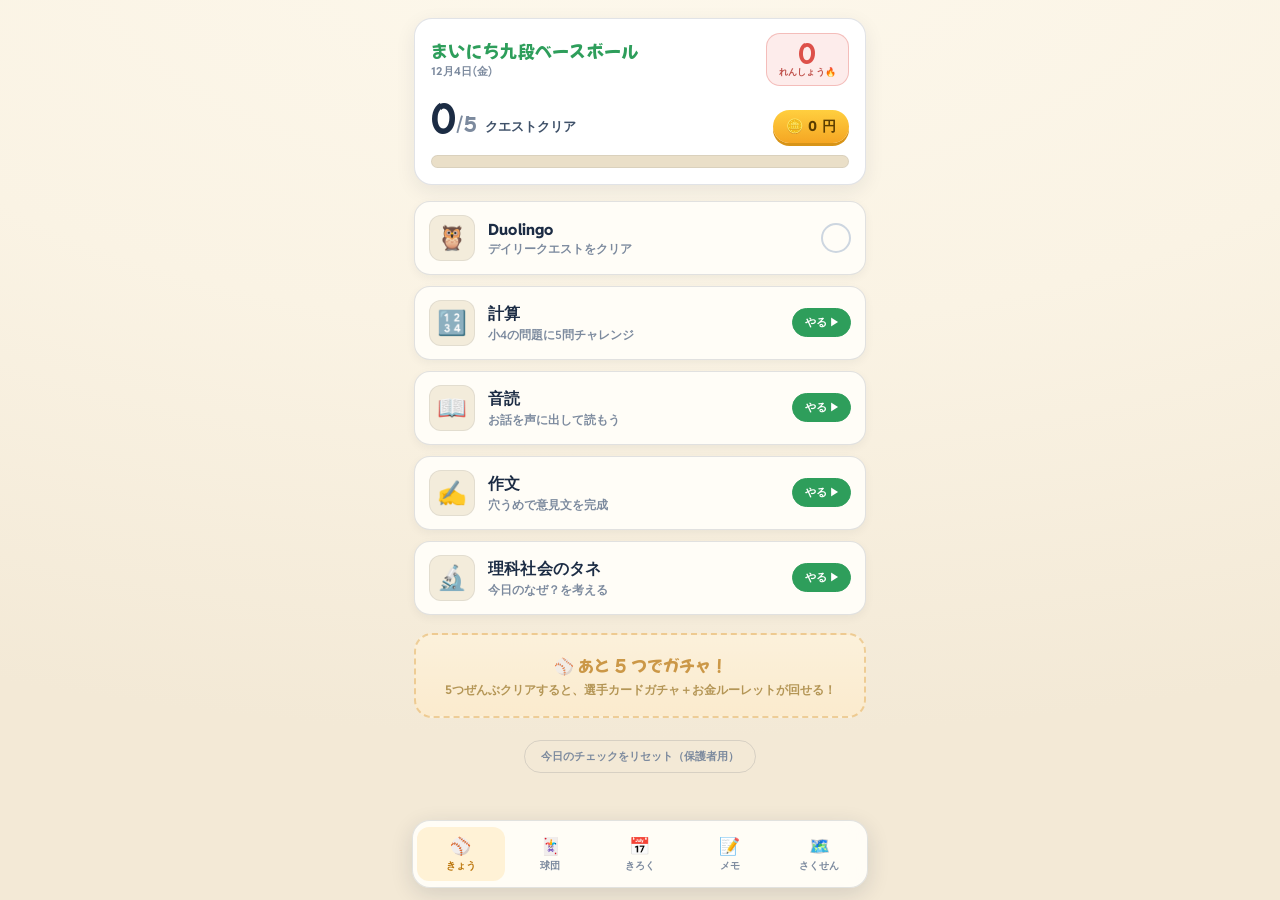
<file: source/backups/index_v6_backup.html>
<!DOCTYPE html>
<html lang="ja">
<head>
<meta charset="UTF-8">
<meta name="viewport" content="width=device-width, initial-scale=1.0, maximum-scale=1.0, user-scalable=no">
<title>まいにち九段ベースボール</title>
<style>
  @import url('https://fonts.googleapis.com/css2?family=Mochiy+Pop+One&family=Reddit+Sans:wght@400;600;800&display=swap');
  :root{
    --bg:#faf3e4;--bg2:#f3e9d6;--ink:#1c2c44;--ink2:#3f5169;--muted:#7c8a9e;
    --card:#fffdf7;--card2:#fff8ea;--line:rgba(28,44,68,.13);--line2:rgba(28,44,68,.08);
    --gold:#d4860a;--gold-deep:#bb750a;--gold-btn:#ffcf3f;--gold-btn2:#f5a623;
    --hit:#2ea556;--hit-light:#39b865;--hit-bg:#e7f6ec;--red:#dd5049;--red-bg:#fdeceb;
    --grass:#2e9e5b;
    --rN:#7d8da3;--rR:#2a9fd6;--rSR:#8259e6;--rSS:#d49a10;--rLG:#e0554a;
  }
  *{margin:0;padding:0;box-sizing:border-box;-webkit-tap-highlight-color:transparent;}
  html,body{height:100%;}
  body{font-family:'Reddit Sans','Hiragino Kaku Gothic ProN',sans-serif;
    background:radial-gradient(135% 90% at 50% -8%,#fdf8ec 0%,var(--bg) 50%,var(--bg2) 100%);
    color:var(--ink);min-height:100%;overflow-x:hidden;-webkit-text-size-adjust:100%;}
  .wrap{max-width:480px;margin:0 auto;padding:18px 14px 120px;position:relative;}

  .board{background:#fff;border:1.5px solid var(--line);border-radius:18px;padding:14px 16px 16px;position:relative;overflow:hidden;box-shadow:0 6px 20px rgba(28,44,68,.08);}
  .board-top{display:flex;justify-content:space-between;align-items:center;gap:10px;}
  .title{font-family:'Mochiy Pop One',sans-serif;font-size:17px;line-height:1.25;color:var(--grass);letter-spacing:.3px;}
  .date{font-size:11px;color:var(--muted);font-weight:700;margin-top:3px;letter-spacing:.3px;}
  .streak{text-align:center;background:var(--red-bg);border:1.5px solid rgba(221,80,73,.3);border-radius:14px;padding:6px 12px;min-width:74px;flex-shrink:0;}
  .streak .num{font-family:'Mochiy Pop One',sans-serif;font-size:24px;color:var(--red);line-height:1;}
  .streak .lbl{font-size:9px;color:#c0524c;font-weight:800;margin-top:2px;letter-spacing:.2px;}
  .count-row{display:flex;align-items:baseline;gap:8px;margin-top:14px;}
  .count-big{font-family:'Mochiy Pop One',sans-serif;font-size:34px;color:var(--ink);line-height:1;}
  .count-sub{font-size:13px;color:var(--ink2);font-weight:700;}
  .coin-chip{margin-left:auto;display:flex;align-items:center;gap:5px;background:linear-gradient(180deg,var(--gold-btn),var(--gold-btn2));color:#5a3d00;font-weight:800;font-size:14px;padding:7px 13px;border-radius:999px;box-shadow:0 3px 0 #d89417;}
  .bar{height:13px;background:#eadfc8;border-radius:99px;margin-top:12px;overflow:hidden;border:1px solid var(--line2);}
  .bar>i{display:block;height:100%;width:0;border-radius:99px;background:linear-gradient(90deg,var(--hit),var(--hit-light));transition:width .5s cubic-bezier(.2,.8,.2,1);}

  .quests{margin-top:16px;display:flex;flex-direction:column;gap:11px;}
  .quest{display:flex;align-items:center;gap:13px;background:var(--card);border:1.5px solid var(--line);border-radius:16px;padding:13px 14px;cursor:pointer;position:relative;transition:transform .12s,border-color .2s,background .2s;box-shadow:0 3px 10px rgba(28,44,68,.05);}
  .quest:active{transform:scale(.98);}
  .quest.done{background:var(--hit-bg);border-color:rgba(46,165,86,.4);}
  .qicon{width:46px;height:46px;flex-shrink:0;border-radius:12px;display:grid;place-items:center;font-size:24px;background:#f3ecdb;border:1px solid var(--line2);}
  .quest.done .qicon{background:#d6f0de;border-color:rgba(46,165,86,.3);}
  .qbody{flex:1;min-width:0;}
  .qname{font-weight:800;font-size:15.5px;color:var(--ink);letter-spacing:.2px;}
  .qdesc{font-size:11.5px;color:var(--muted);font-weight:600;margin-top:2px;line-height:1.35;}
  .quest.done .qname{color:#1e7a44;}
  .qgo{font-size:11px;font-weight:800;color:#fff;background:var(--grass);border:1px solid var(--grass);padding:6px 12px;border-radius:99px;flex-shrink:0;}
  .check{width:30px;height:30px;flex-shrink:0;border-radius:50%;border:2.5px solid #cdd6e0;display:grid;place-items:center;transition:all .2s;}
  .check svg{width:16px;height:16px;opacity:0;transform:scale(.4);transition:all .25s cubic-bezier(.2,1.4,.4,1);}
  .quest.done .check{background:var(--hit);border-color:var(--hit);box-shadow:0 0 10px rgba(46,165,86,.4);}
  .quest.done .check svg{opacity:1;transform:scale(1);}

  .gachabar{margin-top:18px;text-align:center;border-radius:18px;padding:18px;background:linear-gradient(180deg,#fff4dc,#ffeccb);border:2px dashed rgba(212,134,10,.45);opacity:.7;transition:opacity .4s;}
  .gachabar.on{opacity:1;border-style:solid;border-color:var(--gold-btn2);box-shadow:0 4px 20px rgba(245,166,35,.22);cursor:pointer;animation:gachapulse 1.6s infinite;}
  .gachabar .gt{font-family:'Mochiy Pop One',sans-serif;font-size:16px;color:var(--gold-deep);}
  .gachabar .gs{font-size:12px;color:#9a7320;font-weight:700;margin-top:5px;line-height:1.4;}
  .gachabar .gs b{color:var(--gold-deep);}
  .gachabar.done{opacity:.95;border-style:solid;border-color:rgba(46,165,86,.45);background:var(--hit-bg);animation:none;cursor:default;}
  .gachabar.done .gt{color:#1e7a44;}
  .gachabar.done .gs{color:#2c7a4c;}
  @keyframes gachapulse{0%,100%{box-shadow:0 4px 14px rgba(245,166,35,.18);}50%{box-shadow:0 4px 28px rgba(245,166,35,.4);}}

  .tabbar{position:fixed;left:50%;bottom:12px;transform:translateX(-50%);width:calc(100% - 24px);max-width:456px;background:rgba(255,253,247,.96);backdrop-filter:blur(10px);border:1.5px solid var(--line);border-radius:18px;display:flex;padding:6px 4px;gap:2px;z-index:30;box-shadow:0 6px 22px rgba(28,44,68,.14);}
  .tab{flex:1;text-align:center;padding:8px 1px;border-radius:12px;font-size:10px;font-weight:800;color:var(--muted);cursor:pointer;transition:all .2s;}
  .tab .ti{font-size:17px;display:block;margin-bottom:2px;}
  .tab.active{color:var(--gold-deep);background:#fff2d6;}

  .panel{display:none;}
  .panel.show{display:block;animation:fade .3s;}

  .sec-title{font-family:'Mochiy Pop One',sans-serif;font-size:15px;color:var(--ink);margin:24px 4px 2px;}
  .sec-sub{font-size:11.5px;color:var(--muted);font-weight:600;margin:0 4px 4px;line-height:1.5;}

  .stat-grid{display:grid;grid-template-columns:1fr 1fr;gap:11px;margin-top:16px;}
  .stat{background:var(--card);border:1.5px solid var(--line);border-radius:16px;padding:15px;text-align:center;box-shadow:0 3px 10px rgba(28,44,68,.05);}
  .stat .sn{font-family:'Mochiy Pop One',sans-serif;font-size:26px;color:var(--gold-deep);line-height:1.05;}
  .stat .sl{font-size:11px;color:var(--muted);font-weight:700;margin-top:6px;}
  .calhead{display:grid;grid-template-columns:repeat(7,1fr);gap:6px;margin-top:8px;}
  .calhead span{text-align:center;font-size:10px;color:var(--muted);font-weight:800;}
  .cal{display:grid;grid-template-columns:repeat(7,1fr);gap:6px;margin-top:6px;}
  .cal .cd{aspect-ratio:1;border-radius:9px;display:grid;place-items:center;font-size:12px;font-weight:700;background:#f3ecdb;border:1px solid var(--line2);color:var(--muted);}
  .cal .cd.win{background:linear-gradient(180deg,var(--hit-light),var(--hit));color:#fff;border-color:transparent;}
  .cal .cd.part{background:#fdebc4;color:var(--gold-deep);border-color:rgba(212,134,10,.3);}
  .cal .cd.today{outline:2px solid var(--gold-btn2);outline-offset:1px;}

  .coll-head{background:#fff;border:1.5px solid var(--line);border-radius:16px;padding:14px 16px;margin-top:16px;text-align:center;box-shadow:0 3px 10px rgba(28,44,68,.05);}
  .coll-head .ch-n{font-family:'Mochiy Pop One',sans-serif;font-size:30px;color:var(--gold-deep);}
  .coll-head .ch-l{font-size:12px;color:var(--muted);font-weight:700;margin-top:2px;}
  .coll-bar{height:10px;background:#eadfc8;border-radius:99px;margin-top:10px;overflow:hidden;}
  .coll-bar>i{display:block;height:100%;background:linear-gradient(90deg,var(--gold-btn),var(--gold-btn2));border-radius:99px;transition:width .5s;}
  .rar-group{margin-top:18px;}
  .rar-label{font-size:12px;font-weight:800;letter-spacing:.5px;margin:0 4px 8px;display:flex;align-items:center;gap:6px;}
  .card-grid{display:grid;grid-template-columns:repeat(3,1fr);gap:9px;}
  .pcard{aspect-ratio:.72;border-radius:12px;position:relative;overflow:hidden;display:flex;flex-direction:column;align-items:center;justify-content:center;padding:8px 5px;border:1.5px solid var(--line);background:#fff;text-align:center;box-shadow:0 2px 8px rgba(28,44,68,.06);}
  .pcard.locked{opacity:.9;background:#f1ebde;}
  .pcard .pe{font-size:30px;line-height:1;}
  .pcard .pn{font-size:9.5px;font-weight:800;margin-top:5px;line-height:1.2;color:var(--ink);}
  .pcard .pp{font-size:8px;font-weight:700;color:var(--muted);margin-top:2px;}
  .pcard .pcount{position:absolute;top:4px;right:5px;font-size:9px;font-weight:800;background:var(--ink);padding:1px 6px;border-radius:99px;color:#fff;}
  .pcard .plock{font-size:24px;color:#c2ccd8;}
  .pcard .pstars{font-size:8px;margin-top:3px;letter-spacing:-1px;}

  .screen{position:fixed;inset:0;z-index:50;background:radial-gradient(135% 90% at 50% -8%,#fdf8ec 0%,var(--bg) 55%,var(--bg2) 100%);display:none;flex-direction:column;}
  .screen.show{display:flex;animation:slideup .3s;}
  .scr-head{display:flex;align-items:center;gap:12px;padding:16px 16px 12px;border-bottom:1.5px solid var(--line);background:rgba(255,253,247,.9);}
  .scr-head .x{width:38px;height:38px;border-radius:11px;background:#f3ecdb;border:1px solid var(--line);display:grid;place-items:center;font-size:20px;cursor:pointer;flex-shrink:0;color:var(--ink2);}
  .scr-head .ht{font-family:'Mochiy Pop One',sans-serif;font-size:16px;color:var(--ink);}
  .scr-head .hs{font-size:11px;color:var(--muted);font-weight:600;margin-top:1px;}
  .scr-body{flex:1;overflow-y:auto;padding:16px;max-width:480px;margin:0 auto;width:100%;}
  .scr-foot{padding:12px 16px calc(12px + env(safe-area-inset-bottom));border-top:1.5px solid var(--line);max-width:480px;margin:0 auto;width:100%;background:rgba(255,253,247,.9);}

  .lvl-pill{display:inline-flex;align-items:center;gap:6px;font-size:11px;font-weight:800;color:var(--gold-deep);background:#fdebc4;border:1px solid rgba(212,134,10,.35);padding:5px 11px;border-radius:99px;white-space:nowrap;}
  .theme-tag{display:inline-flex;align-items:center;gap:5px;font-size:12px;font-weight:800;color:#1e7a44;background:var(--hit-bg);border:1px solid rgba(46,165,86,.35);padding:5px 12px;border-radius:99px;margin-bottom:12px;}

  .calc-card{background:#fff;border:1.5px solid var(--line);border-radius:20px;padding:26px 20px;text-align:center;margin-top:8px;box-shadow:0 4px 14px rgba(28,44,68,.07);}
  .calc-type{font-size:12px;font-weight:800;color:var(--muted);margin-bottom:10px;letter-spacing:.5px;}
  .calc-q{font-family:'Mochiy Pop One',sans-serif;font-size:38px;letter-spacing:1px;color:var(--ink);line-height:1.2;}
  .calc-input{margin-top:20px;width:100%;font-size:34px;text-align:center;font-family:'Mochiy Pop One',sans-serif;background:#fffdf7;border:2px solid var(--line);border-radius:14px;color:var(--gold-deep);padding:12px;outline:none;}
  .calc-input:focus{border-color:var(--gold-btn2);}
  .calc-progress{display:flex;justify-content:center;gap:6px;margin-top:16px;}
  .pip{width:13px;height:13px;border-radius:50%;background:#dde3ea;border:1px solid var(--line);}
  .pip.ok{background:var(--hit);border-color:var(--hit);}
  .pip.ng{background:var(--red);border-color:var(--red);}
  .feedback{min-height:24px;margin-top:14px;font-weight:800;font-size:15px;}
  .feedback.good{color:var(--hit);}
  .feedback.bad{color:#e0762b;}
  .hintbox{background:#fdf3da;border:1px solid rgba(212,134,10,.3);border-radius:12px;padding:12px 14px;margin-top:14px;font-size:13px;line-height:1.6;color:#7d5e15;text-align:left;display:none;}
  .hintbox.show{display:block;animation:fade .3s;}

  .btn{display:block;width:100%;border:none;border-radius:14px;font-family:inherit;font-weight:800;font-size:16px;padding:15px;cursor:pointer;transition:transform .1s;}
  .btn:active{transform:scale(.98);}
  .btn:disabled{opacity:.55;}
  .btn-gold{background:linear-gradient(180deg,var(--gold-btn),var(--gold-btn2));color:#5a3d00;box-shadow:0 4px 0 #d89417;}
  .btn-ghost{background:#f3ecdb;color:var(--ink2);border:1px solid var(--line);}
  .btn-green{background:linear-gradient(180deg,var(--hit-light),var(--hit));color:#fff;box-shadow:0 4px 0 #1f8048;}
  .btn-sm{padding:11px;font-size:14px;}

  .themes{display:grid;grid-template-columns:1fr 1fr;gap:10px;margin-top:10px;}
  .theme-chip{background:var(--card);border:1.5px solid var(--line);border-radius:14px;padding:18px 12px;text-align:center;cursor:pointer;transition:all .15s;}
  .theme-chip:active{transform:scale(.97);}
  .theme-chip .te{font-size:32px;}
  .theme-chip .tn{font-size:13px;font-weight:800;margin-top:6px;color:var(--ink);}

  .ai-card{background:#fff;border:1.5px solid var(--line);border-radius:16px;padding:18px;margin-top:14px;box-shadow:0 3px 12px rgba(28,44,68,.06);}
  .ai-story{font-size:18px;line-height:2.25;color:var(--ink);font-weight:600;}
  .ai-story rt{font-size:10px;color:var(--muted);font-weight:600;}
  .ai-label{font-size:11px;font-weight:800;color:var(--gold-deep);letter-spacing:.5px;margin-bottom:10px;display:flex;align-items:center;gap:6px;}
  .q-item{background:var(--card2);border:1px solid var(--line);border-radius:12px;padding:13px;margin-top:10px;}
  .q-item .qq{font-weight:800;font-size:14px;color:var(--ink);line-height:1.5;}
  .answer-area{width:100%;margin-top:10px;background:#fffdf7;border:2px solid var(--line);border-radius:12px;color:var(--ink);padding:12px;font-family:inherit;font-size:15px;line-height:1.6;resize:vertical;min-height:64px;outline:none;}
  .answer-area:focus{border-color:var(--gold-btn2);}
  .char-count{text-align:right;font-size:11px;color:var(--muted);font-weight:700;margin-top:4px;}
  .char-count.warn{color:var(--gold-deep);}

  .aozora-list{margin-top:12px;display:flex;flex-direction:column;gap:8px;}
  .aozora-item{display:flex;align-items:center;gap:11px;background:var(--card2);border:1px solid var(--line);border-radius:12px;padding:11px 13px;text-decoration:none;color:inherit;transition:all .15s;}
  .aozora-item:active{transform:scale(.98);background:#fbf2dd;}
  .aozora-item .ae{font-size:22px;flex-shrink:0;}
  .aozora-item .at{flex:1;min-width:0;}
  .aozora-item .atn{font-weight:800;font-size:14px;color:var(--ink);}
  .aozora-item .atm{font-size:11px;color:var(--muted);font-weight:600;margin-top:1px;}
  .aozora-item .arrow{font-size:14px;color:var(--muted);flex-shrink:0;}

  .tmpl-box{font-size:16px;line-height:2.3;color:var(--ink);font-weight:600;background:var(--card2);border:1px solid var(--line);border-radius:12px;padding:14px;margin-top:6px;}
  .tmpl-blank{display:inline-block;min-width:60px;border-bottom:2px solid var(--gold-btn2);color:var(--gold-deep);font-weight:800;text-align:center;padding:0 6px;}
  .tmpl-blank.filled{color:#1e7a44;border-color:var(--hit);}
  .blank-input{margin-top:10px;}
  .blank-input label{display:block;font-size:12.5px;font-weight:800;color:var(--gold-deep);margin-bottom:4px;}
  .blank-input .bhint{font-size:11px;color:var(--muted);font-weight:600;margin-bottom:5px;}
  .blank-input input{width:100%;background:#fffdf7;border:2px solid var(--line);border-radius:10px;color:var(--ink);padding:11px;font-family:inherit;font-size:15px;outline:none;}
  .blank-input input:focus{border-color:var(--gold-btn2);}
  .preview{background:#fdf3da;border:1px dashed rgba(212,134,10,.4);border-radius:12px;padding:14px;margin-top:14px;font-size:15px;line-height:2;color:var(--ink);font-weight:600;}
  .preview .pl{font-size:11px;font-weight:800;color:var(--gold-deep);letter-spacing:.5px;margin-bottom:8px;display:block;}

  .sensei-reply{background:var(--hit-bg);border:1.5px solid rgba(46,165,86,.35);border-radius:16px;padding:16px;margin-top:14px;}
  .sensei-reply .sr-head{display:flex;align-items:center;gap:8px;font-weight:800;color:#1e7a44;font-size:13px;margin-bottom:8px;}
  .sensei-reply .sr-body{font-size:14.5px;line-height:1.75;color:#234a32;white-space:pre-wrap;}

  .gemini-box{background:linear-gradient(180deg,#eef4ff,#e4edff);border:2px solid #b9cdf5;border-radius:16px;padding:16px;margin-top:14px;}
  .gemini-box .gb-head{font-weight:800;color:#3a5bb8;font-size:15px;display:flex;align-items:center;gap:7px;margin-bottom:4px;}
  .gemini-box .gb-sub{font-size:12px;color:#5a6b90;font-weight:700;line-height:1.5;margin-bottom:12px;}
  .gemini-steps{display:flex;gap:6px;margin-bottom:12px;}
  .gemini-steps .gstep{flex:1;text-align:center;font-size:10.5px;font-weight:800;color:#3a5bb8;background:#fff;border:1px solid #cdd9f0;border-radius:9px;padding:8px 3px;line-height:1.3;}
  .gemini-prompt{width:100%;background:#fff;border:1.5px solid #cdd9f0;border-radius:10px;color:#1c2c44;padding:11px;font-family:inherit;font-size:12.5px;line-height:1.6;resize:vertical;min-height:88px;outline:none;}
  .btn-copy{background:#fff;border:2px solid #5b7fd4;color:#2f4f9e;}
  .btn-gemini{background:linear-gradient(180deg,#5b8def,#466fd6);color:#fff;box-shadow:0 4px 0 #3a5bbd;text-decoration:none;display:flex;align-items:center;justify-content:center;gap:7px;}
  .copied-note{font-size:12.5px;font-weight:800;color:#1e7a44;text-align:center;margin-top:8px;min-height:18px;}
  .after-gemini{font-size:11.5px;font-weight:800;color:#7c8a9e;margin:18px 4px 0;text-align:center;}

  .loading{text-align:center;padding:40px 16px;color:var(--muted);font-weight:700;font-size:14px;}
  .loading .dots{display:inline-block;animation:blink 1.2s infinite;}
  .spinner{width:42px;height:42px;border:4px solid rgba(28,44,68,.12);border-top-color:var(--gold-btn2);border-radius:50%;margin:0 auto 16px;animation:spin 1s linear infinite;}

  .log-item{background:var(--card);border:1.5px solid var(--line);border-radius:13px;padding:13px;margin-top:10px;box-shadow:0 2px 8px rgba(28,44,68,.05);}
  .log-meta{display:flex;justify-content:space-between;font-size:11px;color:var(--muted);font-weight:700;margin-bottom:6px;}
  .log-tag{font-size:10px;font-weight:800;padding:2px 8px;border-radius:99px;background:#fdebc4;color:var(--gold-deep);}
  .log-q{font-size:12.5px;color:var(--ink2);font-weight:700;line-height:1.5;}
  .log-a{font-size:13.5px;color:var(--ink);line-height:1.6;margin-top:5px;padding-left:10px;border-left:2px solid var(--line);}

  .roadmap{margin-top:14px;display:flex;flex-direction:column;gap:10px;}
  .rm{background:var(--card);border:1.5px solid var(--line);border-radius:14px;padding:13px 14px;box-shadow:0 2px 8px rgba(28,44,68,.05);}
  .rm .rmh{display:flex;align-items:center;gap:9px;font-weight:800;font-size:14.5px;color:var(--ink);}
  .rm .rmh .e{font-size:19px;}
  .rm .rmh .tag{margin-left:auto;font-size:9.5px;font-weight:800;padding:3px 8px;border-radius:99px;letter-spacing:.3px;}
  .tag.top{background:#fdebc4;color:var(--gold-deep);border:1px solid rgba(212,134,10,.35);}
  .tag.keep{background:var(--hit-bg);color:#1e7a44;border:1px solid rgba(46,165,86,.35);}
  .rm ul{margin:9px 0 0;padding-left:18px;}
  .rm li{font-size:12.5px;color:var(--ink2);line-height:1.6;margin-bottom:3px;}

  .reset{margin:22px auto 0;display:block;background:none;border:1px solid var(--line);color:var(--muted);font-size:11px;font-weight:700;padding:8px 16px;border-radius:99px;cursor:pointer;}

  .burst{position:fixed;inset:0;pointer-events:none;z-index:90;}
  .spark{position:absolute;width:11px;height:11px;border-radius:2px;will-change:transform,opacity;}

  .gacha{position:fixed;inset:0;z-index:80;display:none;flex-direction:column;align-items:center;justify-content:center;padding:24px;background:radial-gradient(120% 80% at 50% 25%,#fff6e0 0%,#f6ecd8 65%,#efe3cd 100%);text-align:center;overflow:hidden;}
  .gacha.show{display:flex;animation:fade .3s;}
  .gacha-step{width:100%;max-width:340px;display:flex;flex-direction:column;align-items:center;}
  .gacha-h{font-family:'Mochiy Pop One',sans-serif;font-size:20px;color:var(--gold-deep);margin-bottom:6px;}
  .gacha-sub{font-size:13px;color:var(--ink2);font-weight:700;margin-bottom:22px;line-height:1.5;}

  .pack{width:160px;height:210px;border-radius:18px;cursor:pointer;position:relative;background:linear-gradient(145deg,#fff,#fdf3da);border:3px solid var(--gold-btn2);display:grid;place-items:center;box-shadow:0 12px 36px rgba(212,134,10,.28),inset 0 2px 10px rgba(255,255,255,.6);animation:packfloat 2.2s ease-in-out infinite;}
  .pack:active{transform:scale(.96);}
  .pack .pball{font-size:74px;animation:packspin 3s linear infinite;}
  .pack .ptap{position:absolute;bottom:14px;font-size:12px;font-weight:800;color:#fff;background:var(--gold-btn2);padding:5px 14px;border-radius:99px;box-shadow:0 2px 6px rgba(212,134,10,.3);}
  @keyframes packfloat{0%,100%{transform:translateY(0)}50%{transform:translateY(-10px)}}
  @keyframes packspin{0%{transform:rotate(0)}100%{transform:rotate(360deg)}}

  .reveal-card{width:200px;height:280px;border-radius:18px;position:relative;display:flex;flex-direction:column;align-items:center;justify-content:center;padding:18px;border:3px solid var(--gold-btn2);background:#fff;box-shadow:0 0 50px var(--cardglow,rgba(245,166,35,.5)),0 10px 30px rgba(28,44,68,.18);animation:cardpop .6s cubic-bezier(.2,1.4,.4,1);overflow:hidden;}
  .reveal-card::before{content:'';position:absolute;inset:0;background:linear-gradient(145deg,var(--cardbg1,#fff4dc),var(--cardbg2,#ffe8c0));opacity:.55;z-index:0;}
  .reveal-card>*{position:relative;z-index:1;}
  .reveal-card .rc-rar{font-size:13px;font-weight:800;letter-spacing:1px;color:var(--cardcolor,#333);}
  .reveal-card .rc-stars{font-size:18px;margin:4px 0 12px;letter-spacing:-1px;}
  .reveal-card .rc-e{font-size:80px;line-height:1;filter:drop-shadow(0 4px 8px rgba(28,44,68,.25));}
  .reveal-card .rc-n{font-family:'Mochiy Pop One',sans-serif;font-size:16px;margin-top:14px;color:var(--ink);line-height:1.25;}
  .reveal-card .rc-p{font-size:11px;font-weight:700;color:var(--ink2);margin-top:4px;}
  .reveal-card .rc-new{position:absolute;top:10px;right:-2px;font-size:10px;font-weight:800;background:var(--rLG);color:#fff;padding:3px 12px;border-radius:4px;box-shadow:0 2px 6px rgba(28,44,68,.25);}
  @keyframes cardpop{0%{transform:scale(.3) rotate(-12deg);opacity:0}60%{transform:scale(1.08) rotate(3deg)}100%{transform:scale(1) rotate(0);opacity:1}}

  .roulette{width:100%;max-width:300px;height:120px;border-radius:16px;border:3px solid var(--gold-btn2);background:#fffdf7;overflow:hidden;position:relative;box-shadow:inset 0 0 24px rgba(28,44,68,.1);}
  .roulette::before,.roulette::after{content:'';position:absolute;left:0;right:0;height:36px;z-index:2;pointer-events:none;}
  .roulette::before{top:0;background:linear-gradient(180deg,#fffdf7,transparent);}
  .roulette::after{bottom:0;background:linear-gradient(0deg,#fffdf7,transparent);}
  .roulette .needle{position:absolute;top:50%;left:0;right:0;height:48px;transform:translateY(-50%);border-top:2px solid var(--gold-btn2);border-bottom:2px solid var(--gold-btn2);z-index:3;pointer-events:none;background:rgba(245,166,35,.08);}
  .roul-strip{position:absolute;left:0;right:0;top:0;will-change:transform;}
  .roul-item{height:48px;display:flex;align-items:center;justify-content:center;font-family:'Mochiy Pop One',sans-serif;font-size:30px;color:var(--ink);}
  .roul-item.big{color:var(--gold-deep);}

  .gacha-result{font-family:'Mochiy Pop One',sans-serif;font-size:46px;color:var(--gold-deep);margin-top:4px;animation:pop .5s;}
  .gacha-total{font-size:14px;color:var(--ink2);font-weight:700;margin-top:14px;}
  .gacha-total b{color:var(--gold-deep);font-size:20px;font-family:'Mochiy Pop One',sans-serif;}
  .gacha-btn{margin-top:26px;background:linear-gradient(180deg,var(--gold-btn),var(--gold-btn2));border:none;color:#5a3d00;font-weight:800;font-size:16px;padding:14px 38px;border-radius:99px;cursor:pointer;box-shadow:0 4px 0 #d89417;font-family:inherit;}
  .gacha-btn:active{transform:scale(.97);}

  @keyframes pop{0%{transform:scale(.8);opacity:0}60%{transform:scale(1.04)}100%{transform:scale(1);opacity:1}}
  @keyframes fade{from{opacity:0}to{opacity:1}}
  @keyframes slideup{from{transform:translateY(30px);opacity:0}to{transform:translateY(0);opacity:1}}
  @keyframes spin{to{transform:rotate(360deg)}}
  @keyframes blink{0%,100%{opacity:.35}50%{opacity:1}}
  @media (prefers-reduced-motion:reduce){*{animation:none!important;transition:none!important;}}

</style>
</head>
<body>
<div class="wrap">
  <div class="panel show" id="panel-today">
    <div class="board">
      <div class="board-top">
        <div><div class="title">まいにち九段ベースボール</div><div class="date" id="dateLabel">--</div></div>
        <div class="streak"><div class="num" id="streakNum">0</div><div class="lbl">れんしょう🔥</div></div>
      </div>
      <div class="count-row">
        <span class="count-big"><span id="doneNum">0</span><span style="font-size:18px;color:#7c8a9e">/5</span></span>
        <span class="count-sub">クエストクリア</span>
        <span class="coin-chip">🪙 <span id="coinTotal">0</span>円</span>
      </div>
      <div class="bar"><i id="barFill"></i></div>
    </div>
    <div class="quests" id="questList"></div>
    <div class="gachabar" id="gachaBar">
      <div class="gt" id="gachaT">⚾ あと 5 つでガチャ！</div>
      <div class="gs" id="gachaS">5つぜんぶクリアすると、選手カードガチャ＋お金ルーレットが回せる！</div>
    </div>
    <button class="reset" id="resetBtn">今日のチェックをリセット（保護者用）</button>
  </div>

  <div class="panel" id="panel-zukan">
    <div class="board"><div class="board-top"><div><div class="title">ぼくの球団</div><div class="date">集めた選手カード図鑑</div></div></div></div>
    <div class="coll-head">
      <div class="ch-n"><span id="collGot">0</span> / <span id="collTotal">0</span></div>
      <div class="ch-l">選手カード コンプリート率</div>
      <div class="coll-bar"><i id="collBar"></i></div>
    </div>
    <div id="collBody"></div>
  </div>

  <div class="panel" id="panel-record">
    <div class="board"><div class="board-top"><div><div class="title">きろく</div><div class="date">これまでのがんばり</div></div></div></div>
    <div class="stat-grid">
      <div class="stat"><div class="sn" id="stTotal">0</div><div class="sl">ホームランの日</div></div>
      <div class="stat"><div class="sn" id="stBest">0</div><div class="sl">さいこう連勝🔥</div></div>
      <div class="stat"><div class="sn" id="stYen">0</div><div class="sl">ためた金額(円)</div></div>
      <div class="stat"><div class="sn" id="stCalc" style="font-size:17px">小4 きほん</div><div class="sl">計算のレベル</div></div>
    </div>
    <div class="sec-title">カレンダー</div>
    <div class="sec-sub">緑=ぜんぶクリア / 黄=とちゅうまで</div>
    <div class="calhead"><span>日</span><span>月</span><span>火</span><span>水</span><span>木</span><span>金</span><span>土</span></div>
    <div class="cal" id="calGrid"></div>
  </div>

  <div class="panel" id="panel-parent">
    <div class="board"><div class="board-top"><div><div class="title">先生メモ</div><div class="date">息子さんの答え・先生の講評（保護者用）</div></div></div></div>
    <div class="sec-sub" style="margin-top:14px;">作文・音読・理科社会で、息子さんが書いた答えとAI先生の講評がここに残ります。新しい順。ときどき目を通して、明らかな間違いがあれば教えてあげてください。</div>
    <div id="logList"></div>
  </div>

  <div class="panel" id="panel-plan">
    <div class="board"><div class="board-top"><div><div class="title">さくせん</div><div class="date">九段中をめざすロードマップ</div></div></div></div>
    <div class="sec-title">5つのデイリークエスト → ガチャ</div>
    <div class="sec-sub">5つクリアでガチャが回せる。毎日つづけると約1か月で1,400円ペース。</div>
    <div class="roadmap">
      <div class="rm"><div class="rmh"><span class="e">🦉</span>Duolingo<span class="tag keep">毎日</span></div><ul><li>デイリークエストをクリア（保護者が確認）</li></ul></div>
      <div class="rm"><div class="rmh"><span class="e">🔢</span>計算<span class="tag top">最優先</span></div><ul><li>小4の問題（筆算・九九・わり算・□・割合）をまんべんなく</li><li>正答率で「きほん→ひょうじゅん→はってん」へ自動調整</li></ul></div>
      <div class="rm"><div class="rmh"><span class="e">📖</span>音読<span class="tag top">最優先</span></div><ul><li>えらんだテーマで先生が10分音読用の長めのお話を書く</li><li>青空文庫の名作も読める</li></ul></div>
      <div class="rm"><div class="rmh"><span class="e">✍️</span>作文<span class="tag keep">穴うめ式</span></div><ul><li>空欄をうめるだけで200字の意見文が完成</li></ul></div>
      <div class="rm"><div class="rmh"><span class="e">🔬</span>理科・社会のタネ</div><ul><li>えらんだテーマで「今日のなぜ？」を考える</li></ul></div>
    </div>
    <div class="sec-title">九段中のしくみ（保護者メモ）</div>
    <div class="sec-sub">報告書200＋適性1(国語)200＋適性2(資料)300＋適性3(理数)300＝1000点。配点の6割が算数・理科・資料系。報告書は小4から入るので学校の成績も大事。</div>
    <button class="reset" id="resetAllBtn">全データを初期化（保護者用）</button>
  </div>
</div>

<div class="tabbar">
  <div class="tab active" data-tab="today"><span class="ti">⚾</span>きょう</div>
  <div class="tab" data-tab="zukan"><span class="ti">🃏</span>球団</div>
  <div class="tab" data-tab="record"><span class="ti">📅</span>きろく</div>
  <div class="tab" data-tab="parent"><span class="ti">📝</span>メモ</div>
  <div class="tab" data-tab="plan"><span class="ti">🗺️</span>さくせん</div>
</div>

<div class="screen" id="screen"><div id="screenInner"></div></div>
<div class="gacha" id="gacha"><div id="gachaInner"></div></div>
<div class="burst" id="burst"></div>

<script>
// ===== 内蔵コンテンツ＋アプリ本体（オフライン・単体動作版 v5）=====
// ============ 内蔵コンテンツ：音読 ============
// 各話 {t:タイトル, s:本文(《》ふりがな), q:読みとり質問, a:模範要約例}
const READINGS={
baseball:[
 {t:'はじめてのホームラン',s:'ユウタは、いつも空振《からぶ》りばかりの一年生だった。チームでいちばん下手《へた》だと言われ、くやしくて毎日《まいにち》、家のかべに向《む》かってボールを打《う》ち続《つづ》けた。手にまめができても、やめなかった。むかえた試合《しあい》の日。ピッチャーが投《な》げた球《たま》を、ユウタは思いきりふった。カキーンと高《たか》い音《おと》がして、ボールは青空《あおぞら》へ消《き》えていった。生《う》まれてはじめてのホームランだった。ベンチのみんなが、なみだを流《なが》してよろこんでくれた。下手でも、あきらめずに続けた人だけが見《み》られる景色《けしき》が、そこにはあった。',q:'ユウタはどうやってホームランを打てるようになったのかな？',a:'下手だと言われたユウタが、毎日かべに向かって練習を続けて、試合ではじめてホームランを打った話。'},
 {t:'大谷選手の二刀流',s:'大谷翔平《おおたにしょうへい》という選手《せんしゅ》は、ピッチャーとバッターの両方《りょうほう》をこなす「二刀流《にとうりゅう》」で世界《せかい》をおどろかせた。ふつう、投《な》げる練習《れんしゅう》と打《う》つ練習は別《べつ》のもので、両方を一流《いちりゅう》にするのはむりだと言われていた。でも大谷選手は、子《こ》どものころからの夢《ゆめ》をあきらめなかった。だれよりも体《からだ》をきたえ、食事《しょくじ》や睡眠《すいみん》まで考《かんが》えぬいた。「できない」と言われたことを「できる」に変《か》えたのだ。今《いま》では世界中《せかいじゅう》の子どもたちが、大谷選手を見《み》て夢を持《も》つようになった。',q:'なぜ大谷選手はすごいと言われているのかな？',a:'むりだと言われた二刀流を、夢をあきらめず努力して実現し、世界をおどろかせた話。'},
 {t:'サッカーボールのひみつ',s:'サッカーボールをよく見《み》ると、白《しろ》と黒《くろ》の四角《しかく》や五角形《ごかくけい》がつなぎ合《あ》わさってできている。なぜ、わざわざこんな形《かたち》にするのだろう。じつは、平《たい》らな板《いた》をたくさんつなげると、きれいな丸《まる》い球《きゅう》に近《ちか》づくからだ。丸《まる》ければ丸いほど、まっすぐ転《ころ》がり、思《おも》ったところへ飛《と》んでいく。白と黒のもようにも理由《りゆう》がある。昔《むかし》の白黒《しろくろ》テレビでも、ボールがどう回転《かいてん》しているか見《み》やすくするためだったのだ。あたりまえに見えるものにも、考《かんが》えぬかれた工夫《くふう》がかくれている。',q:'サッカーボールが白と黒のもようなのは、なぜだった？',a:'たくさんの板をつなげて丸い形にするため、白黒は回転を見やすくするための工夫だという話。'},
 {t:'イチローのバット',s:'イチローという選手《せんしゅ》は、自分《じぶん》の道具《どうぐ》をとても大切《たいせつ》にすることで有名《ゆうめい》だった。試合《しあい》が終《お》わると、グローブを毎回《まいかい》ていねいにみがき、バットは専用《せんよう》のケースに入《い》れて、しめった場所《ばしょ》に置《お》かないようにした。「道具を大事《だいじ》にしない人《ひと》は、よいプレーはできない」と考《かんが》えていたからだ。小《ちい》さなことを、だれよりもきちんと続《つづ》ける。その積《つ》み重《かさ》ねが、世界《せかい》の記録《きろく》を作《つく》る選手をささえていた。天才《てんさい》と呼《よ》ばれた人《ひと》は、じつはいちばん地道《じみち》な人《ひと》だったのだ。',q:'イチローはどんなことを大切にしていたのかな？',a:'道具をていねいに手入れし、小さなことを地道に続けることを大切にしていたという話。'},
 {t:'円陣のかけ声',s:'試合《しあい》が始《はじ》まる前《まえ》、選手《せんしゅ》たちは肩《かた》を組《く》んで円《えん》になり、大《おお》きな声《こえ》でかけ声《ごえ》を出《だ》す。これを「円陣《えんじん》」という。なぜ、わざわざ集《あつ》まって声を出すのだろう。じつは、みんなで同《おな》じ言葉《ことば》をさけぶと、きんちょうがやわらぎ、心《こころ》が一《ひと》つになるからだ。一人《ひとり》ではこわい相手《あいて》も、仲間《なかま》といっしょなら立《た》ち向《む》かえる。スポーツは体《からだ》の力《ちから》だけでなく、心の力もとても大事《だいじ》なのだ。声を出すという小《ちい》さな行動《こうどう》が、チーム全体《ぜんたい》を強《つよ》くしている。',q:'円陣を組んで声を出すのは、なぜなのかな？',a:'みんなで声を出すことで、きんちょうがやわらぎ、心が一つになってチームが強くなるという話。'},
],
nature:[
 {t:'ティラノサウルスの目',s:'恐竜《きょうりゅう》の王様《おうさま》、ティラノサウルスは、するどい歯《は》と大《おお》きな体《からだ》で有名《ゆうめい》だ。でも、もっとすごいのは「目《め》」だったと言《い》われている。ティラノサウルスの目は前向《まえむ》きについていて、二《ふた》つの目で同《おな》じものを見《み》ることができた。すると、えものまでのきょりが正確《せいかく》にわかる。だから、にげる動物《どうぶつ》にとびかかるのが上手《じょうず》だったのだ。今《いま》のワシやタカも、同じように前向きの目を持《も》っている。体の大きさだけでなく、目のしくみまで、かりに向《む》いた体だったのだ。',q:'ティラノサウルスの目には、どんなひみつがあった？',a:'前向きの目で二つの目を使い、えものまでのきょりを正確につかめたから、かりが上手だったという話。'},
 {t:'宇宙にうかぶ理由',s:'宇宙飛行士《うちゅうひこうし》は、宇宙船《うちゅうせん》の中《なか》でフワフワとうかんでいる。なぜ重《おも》さがなくなるのだろう。じつは、重さがゼロになっているわけではない。宇宙船は地球《ちきゅう》のまわりをものすごい速《はや》さで回《まわ》り続《つづ》けていて、ずっと「落《お》ち続《つづ》けている」状態《じょうたい》なのだ。落ちながら前《まえ》に進《すす》むので、地面《じめん》にぶつからずに回り続ける。その中《なか》にいる人《ひと》も、いっしょに落ち続けているから、うかんでいるように感《かん》じる。ふしぎに見《み》えることも、よく考《かんが》えると、ちゃんと理由《りゆう》があるのだ。',q:'宇宙飛行士がうかんで見えるのは、なぜなのかな？',a:'宇宙船が地球のまわりを回りながらずっと落ち続けていて、中の人も一緒に落ちているからうかんで見えるという話。'},
 {t:'ホタルの光',s:'夏《なつ》の夜《よる》、ホタルはおしりを光《ひか》らせて飛《と》ぶ。あの光は、熱《あつ》くないのにかがやく、ふしぎな光だ。ホタルの体《からだ》の中《なか》には、光のもとになる特別《とくべつ》な物質《ぶっしつ》があり、それが空気《くうき》とまざると光る。電球《でんきゅう》のように熱《ねつ》を出《だ》さないので、エネルギーをむだにしない、とてもすぐれた光なのだ。ホタルはこの光で、なかまに「ここにいるよ」と知《し》らせ合《あ》っている。小《ちい》さな虫《むし》が、人間《にんげん》のすごい技術《ぎじゅつ》より上手《じょうず》に光を作《つく》っている。自然《しぜん》には、まだまだ学《まな》ぶことがたくさんある。',q:'ホタルはどうやって光っているのかな？',a:'体の中の特別な物質が空気とまざって、熱を出さずに光り、なかまと知らせ合っているという話。'},
 {t:'わたり鳥の地図',s:'秋《あき》になると、ツバメなどのわたり鳥《どり》は、何千《なんぜん》キロもはなれた南《みなみ》の国《くに》へ飛《と》んでいく。地図《ちず》もないのに、どうして道《みち》がわかるのだろう。研究《けんきゅう》によると、わたり鳥は太陽《たいよう》や星《ほし》の位置《いち》を目印《めじるし》にしたり、地球《ちきゅう》の見《み》えない力《ちから》を感《かん》じたりして、方向《ほうこう》を知《し》るらしい。さらにおどろくのは、子《こ》どもの鳥が、一度《いちど》も行《い》ったことのない場所《ばしょ》へ、自分《じぶん》だけでたどりつけることだ。生《う》まれつき、体《からだ》の中《なか》に地図を持《も》っているのかもしれない。自然《しぜん》のふしぎは、人間《にんげん》の想像《そうぞう》をこえている。',q:'わたり鳥は、どうやって遠い国まで道がわかるのかな？',a:'太陽や星の位置や地球の力を感じて方向を知り、行ったことのない場所にもたどりつけるという話。'},
 {t:'クモの糸の強さ',s:'クモがはる細《ほそ》い糸《いと》は、見《み》た目《め》は弱《よわ》そうなのに、じつはおどろくほど強《つよ》い。同《おな》じ太《ふと》さの鉄《てつ》とくらべても、クモの糸のほうが切《き》れにくいと言《い》われている。しかも、よくのびるので、虫《むし》がぶつかってもやぶれずに、しっかりつかまえることができる。人間《にんげん》は、このクモの糸のひみつをまねして、新《あたら》しい丈夫《じょうぶ》な材料《ざいりょう》を作《つく》ろうとしている。小《ちい》さな生《い》き物《もの》のしくみが、未来《みらい》の技術《ぎじゅつ》のヒントになるのだ。身近《みぢか》な自然《しぜん》をよく見《み》ると、すごい発見《はっけん》がかくれている。',q:'クモの糸のすごいところは、どんなところかな？',a:'細いのに鉄より強くてよくのび、人間が新しい材料のヒントにしようとしているという話。'},
],
mecha:[
 {t:'新幹線の鼻',s:'新幹線《しんかんせん》の先頭《せんとう》は、鳥《とり》のくちばしのように長《なが》くとがっている。なぜ、あんな形《かたち》をしているのだろう。昔《むかし》、新幹線がトンネルに入《はい》るとき、大《おお》きな音《おと》が鳴《な》ってこまっていた。そこで技術者《ぎじゅつしゃ》たちは、水《みず》にすばやくとびこむ鳥「カワセミ」のくちばしに注目《ちゅうもく》した。あの形《かたち》をまねて先頭を作《つく》ると、空気《くうき》をうまく切《き》りさいて、音が小《ちい》さくなったのだ。自然《しぜん》の生《い》き物《もの》から学《まな》んで、問題《もんだい》を解決《かいけつ》したのである。よく見《み》て、よく考《かんが》える人《ひと》が、新《あたら》しいものを生《う》み出《だ》す。',q:'新幹線の先頭が長くとがっているのは、なぜかな？',a:'カワセミのくちばしをまねて空気を切りさき、トンネルでの大きな音を小さくするためだという話。'},
 {t:'ロボットそうじ機の頭脳',s:'自動《じどう》でゆかをそうじするロボットは、ぶつからずに部屋《へや》中《じゅう》をきれいにする。どうやって道《みち》を見《み》つけているのだろう。ロボットの中《なか》には、まわりを感《かん》じるセンサーが入《はい》っていて、かべやイスにぶつかる前《まえ》に向《む》きを変《か》える。さらに、どこをそうじしたか覚《おぼ》えていて、同《おな》じ場所《ばしょ》ばかりやらないようにしている。人間《にんげん》が決《き》めたルールにしたがって、自分《じぶん》で考《かんが》えて動《うご》いているのだ。これからのロボットは、もっとかしこくなって、わたしたちの生活《せいかつ》を助《たす》けてくれるだろう。便利《べんり》な機械《きかい》の中《なか》には、たくさんの工夫《くふう》がつまっている。',q:'そうじロボットは、どうやってぶつからずに動いているのかな？',a:'センサーでまわりを感じて向きを変え、そうじした場所を覚えて動いているという話。'},
 {t:'エレベーターのつな',s:'高《たか》いビルのエレベーターは、太《ふと》いつなで箱《はこ》をつり上《あ》げている。もし、そのつなが切《き》れたらと考《かんが》えると、こわくなる。でも、安心《あんしん》していい。エレベーターには、つなが切れても箱が落《お》ちないように、自動《じどう》でブレーキがかかるしくみがついている。スピードが出《で》すぎると、すぐに金具《かなぐ》がレールをつかんで止《と》めるのだ。しかも、つなは一本《いっぽん》ではなく、何本《なんぼん》もまとめて使《つか》われている。安全《あんぜん》のために、いくつもの備《そな》えが重《かさ》ねられている。便利《べんり》な機械《きかい》は、見《み》えないところで人《ひと》を守《まも》っているのだ。',q:'エレベーターは、つなが切れても落ちないのはなぜかな？',a:'自動でブレーキがかかるしくみがあり、つなも何本も使われていて、安全のための備えが重ねられているという話。'},
 {t:'信号機の色',s:'道《みち》の信号機《しんごうき》は、赤《あか》・黄《き》・青《あお》の三《みっ》つの色《いろ》でできている。なぜこの三色《さんしょく》なのだろう。赤は、遠《とお》くからでもいちばん目立《めだ》つ色《いろ》なので、「止《と》まれ」というあぶない合図《あいず》に使《つか》われている。青《あお》(緑《みどり》)は赤の反対《はんたい》で安心《あんしん》を感《かん》じる色《いろ》、黄《き》はその間《あいだ》の「注意《ちゅうい》」だ。世界中《せかいじゅう》どこの国《くに》へ行《い》っても、だいたい同《おな》じ色が使われている。みんなが同じルールを知《し》っているから、言葉《ことば》が通《つう》じない人《ひと》どうしでも、安全《あんぜん》に道路《どうろ》を使《つか》えるのだ。色《いろ》には、人《ひと》を動《うご》かす力《ちから》がある。',q:'信号の「止まれ」が赤色なのは、なぜかな？',a:'赤は遠くからいちばん目立つ色だから、あぶない合図に使われていて、世界中で同じルールになっているという話。'},
 {t:'飛行機が飛ぶわけ',s:'何百《なんびゃく》人《にん》も乗《の》った重《おも》い飛行機《ひこうき》が、どうして空《そら》を飛《と》べるのだろう。ひみつは「つばさ」の形《かたち》にある。飛行機のつばさは、上《うえ》がふくらんだ形《かたち》をしていて、速《はや》く進《すす》むと、つばさの上を流《なが》れる空気《くうき》と下《した》を流れる空気の速《はや》さに差《さ》ができる。すると、つばさを上《うえ》へおし上《あ》げる力《ちから》が生《う》まれるのだ。この力を「揚力《ようりょく》」という。エンジンで前《まえ》に進《すす》む力《ちから》と、つばさが生《う》む上向《うわむ》きの力《ちから》。二《ふた》つの力《ちから》が合《あ》わさって、巨大《きょだい》な機体《きたい》が空にうかぶ。科学《かがく》の力《ちから》は、人《ひと》の夢《ゆめ》をかなえてきた。',q:'飛行機が空を飛べるのは、何のおかげかな？',a:'つばさの形で上下の空気の速さに差ができて上向きの力が生まれ、エンジンの力と合わさって飛べるという話。'},
],
history:[
 {t:'徳川家康のがまん',s:'徳川家康《とくがわいえやす》は、戦国《せんごく》の世《よ》を勝《か》ちぬいて、平和《へいわ》な江戸《えど》時代《じだい》を作《つく》った人《ひと》だ。家康は、子《こ》どものころ、他《ほか》の大名《だいみょう》の家《いえ》に人質《ひとじち》として預《あず》けられ、長《なが》い間《あいだ》つらい思《おも》いをした。でも、すぐにあばれたりせず、じっとがまんして力《ちから》をたくわえた。「あわてず、時《とき》を待《ま》つ」ことを知《し》っていたのだ。ライバルがほろびていく中《なか》で、最後《さいご》まで生《い》き残《のこ》り、天下《てんか》を取《と》った。すぐに結果《けっか》を求《もと》めず、じっくり続《つづ》ける。家康の生《い》き方《かた》は、今《いま》を生《い》きるわたしたちにも、大切《たいせつ》なことを教《おし》えてくれる。',q:'徳川家康は、どんなことを大切にして天下を取ったのかな？',a:'つらいときもあわてず、がまんして力をたくわえ、時を待って最後まで生き残り天下を取ったという話。'},
 {t:'コロンブスの卵',s:'昔《むかし》、新《あたら》しい大陸《たいりく》を見《み》つけた冒険家《ぼうけんか》コロンブスに、ある人《ひと》が言《い》った。「そんなの、船《ふね》で行《い》けばだれでもできる」。するとコロンブスは、ゆで卵《たまご》を取《と》り出《だ》し、「これをテーブルに立《た》ててみてください」と言《い》った。だれもできない。コロンブスは卵《たまご》のおしりを軽《かる》くわって、ぐらつかないように立《た》てた。「ほら、できた」。みんなは「そんなの、見《み》たあとなら、だれでもできる」と言った。コロンブスは答《こた》えた。「そう、人《ひと》がやったあとは、かんたんに見《み》える。でも、最初《さいしょ》に思《おも》いつくのが、いちばんむずかしいのです」。',q:'コロンブスは、卵を使って何を伝えたかったのかな？',a:'人がやったあとは簡単に見えるけれど、最初に思いつくことがいちばんむずかしい、と伝えたかったという話。'},
 {t:'ナイチンゲールの記録',s:'昔《むかし》、戦争《せんそう》でケガをした兵士《へいし》たちは、きたない病院《びょういん》で次々《つぎつぎ》と命《いのち》を落《お》としていた。看護師《かんごし》のナイチンゲールは、病院《びょういん》をきれいにそうじし、なぜ人《ひと》が亡《な》くなるのかを、毎日《まいにち》数字《すうじ》で記録《きろく》し続《つづ》けた。すると、戦《たたか》いのケガそのものより、不潔《ふけつ》な環境《かんきょう》で病気《びょうき》になって亡《な》くなる人《ひと》のほうがずっと多《おお》いとわかった。彼女《かのじょ》はその記録を見《み》やすい図《ず》にまとめ、国《くに》を動《うご》かして病院《びょういん》を変《か》えた。「思《おも》いやり」と「正《ただ》しく調《しら》べる力《ちから》」の両方《りょうほう》が、たくさんの命《いのち》を救《すく》ったのだ。',q:'ナイチンゲールは、どうやってたくさんの命を救ったのかな？',a:'病院をきれいにし、亡くなる理由を数字で記録して図にまとめ、国を動かして病院を変えたという話。'},
 {t:'杉原千畝のビザ',s:'昔《むかし》、戦争《せんそう》の時代《じだい》、外国《がいこく》で働《はたら》いていた日本人《にほんじん》の杉原千畝《すぎはらちうね》のもとに、たくさんの人々《ひとびと》が助《たす》けを求《もと》めてやってきた。命《いのち》をねらわれ、にげる先《さき》がない人々《ひとびと》だった。国《くに》のルールでは、その人《ひと》たちを助《たす》ける書類《しょるい》を出《だ》してはいけなかった。でも杉原は、まよったすえに、自分《じぶん》の立場《たちば》があぶなくなっても、書類《しょるい》を書《か》き続《つづ》けた。手《て》がはれて動《うご》かなくなるまで書《か》き、何千《なんぜん》人《にん》もの命《いのち》を救《すく》った。ルールよりも、人《ひと》の命《いのち》を選《えら》んだ勇気《ゆうき》ある決断《けつだん》だった。',q:'杉原千畝は、どんな決断をして人々を救ったのかな？',a:'国のルールに反しても、自分があぶなくなっても書類を書き続けて、何千人もの命を救ったという話。'},
 {t:'エジソンの失敗',s:'発明王《はつめいおう》エジソンは、電球《でんきゅう》を作《つく》るために、光《ひか》り続《つづ》ける糸《いと》の材料《ざいりょう》をさがしていた。うまくいかない実験《じっけん》を、なんと何千回《なんぜんかい》もくり返《かえ》した。ある人《ひと》が「そんなに失敗《しっぱい》してつらくないの」と聞《き》くと、エジソンは答《こた》えた。「失敗じゃないよ。うまくいかない方法《ほうほう》を、何千《なんぜん》も見《み》つけたんだ」。彼《かれ》は、できないとわかることも、前《まえ》に進《すす》むための大事《だいじ》な一歩《いっぽ》だと考《かんが》えていた。あきらめずに続《つづ》けた結果《けっか》、ついに長《なが》く光る電球が生《う》まれ、世界中《せかいじゅう》の夜《よる》が明《あか》るくなった。',q:'エジソンは、失敗をどう考えていたのかな？',a:'失敗を「うまくいかない方法を見つけたこと」と前向きにとらえ、あきらめず続けて電球を完成させたという話。'},
],
};

// ============ 内蔵コンテンツ：作文 ============
// {q:お題, tmpl:穴うめ文(［①］), blanks:[{l:ラベル,h:ヒント}], ex:[いろんな書き方の例]}
const WRITINGS={
baseball:[
 {q:'きみが「これだけは負《ま》けたくない」と思《おも》うことは何《なに》ですか。理由《りゆう》もいっしょに書《か》いてみよう。',
  tmpl:'ぼくが「これだけは負けたくない」と思うことは［①］です。なぜなら［②］からです。たとえば［③］。だから、これからも［④］たいです。',
  blanks:[{l:'①',h:'とくいなこと（例：かけっこ）'},{l:'②',h:'その理由'},{l:'③',h:'具体的なできごと'},{l:'④',h:'これからの目標'}],
  ex:['ぼくが「これだけは負けたくない」と思うことは、なわとびです。なぜなら、毎日れんしゅうしてきたからです。たとえば、二重とびが一度もできなかったけれど、百回れんしゅうしてできるようになりました。だから、これからも続けたいです。',
      'ぼくが「これだけは負けたくない」と思うことは、やさしさです。なぜなら、こまっている人を助けるのが好きだからです。たとえば、ころんだ一年生に手をかしました。だから、これからもやさしい人でいたいです。']},
 {q:'スポーツでチームで力《ちから》を合《あ》わせるのと、一人《ひとり》でがんばるのと、どちらが楽《たの》しいと思《おも》いますか。理由《りゆう》も書《か》こう。',
  tmpl:'ぼくは、［①］のほうが楽しいと思います。なぜなら［②］からです。たとえば［③］。だから、ぼくは［①］が好きです。',
  blanks:[{l:'①',h:'「チーム」か「一人」か'},{l:'②',h:'楽しいと思う理由'},{l:'③',h:'そう感じたできごと'}],
  ex:['ぼくは、チームのほうが楽しいと思います。なぜなら、みんなでよろこびを分け合えるからです。たとえば、サッカーで友だちのパスからゴールを決めたとき、いっしょに大よろこびしました。だから、ぼくはチームが好きです。',
      'ぼくは、一人のほうが楽しいと思います。なぜなら、自分のペースで力をのばせるからです。たとえば、水泳でタイムがちぢまると、自分の成長がよくわかります。だから、ぼくは一人でがんばるのが好きです。']},
 {q:'もしプロのスポーツ選手《せんしゅ》になれるとしたら、どんな選手になりたいですか。',
  tmpl:'ぼくは［①］な選手になりたいです。なぜなら［②］からです。そのために、今《いま》から［③］をがんばります。',
  blanks:[{l:'①',h:'どんな選手か（例：あきらめない）'},{l:'②',h:'その理由'},{l:'③',h:'今からできること'}],
  ex:['ぼくは、最後まであきらめない選手になりたいです。なぜなら、見ている人に勇気をあたえられるからです。そのために、今から、つらいときもれんしゅうを続けることをがんばります。',
      'ぼくは、チームのみんなから信らいされる選手になりたいです。なぜなら、一人の力には限りがあるからです。そのために、今から、友だちと協力することをがんばります。']},
 {q:'試合《しあい》に負《ま》けてくやしいとき、きみならどうしますか。',
  tmpl:'ぼくは試合に負けたとき、［①］します。なぜなら［②］からです。負けは、ぼくにとって［③］だと思います。',
  blanks:[{l:'①',h:'負けたあとにすること'},{l:'②',h:'その理由'},{l:'③',h:'負けをどう考えるか'}],
  ex:['ぼくは試合に負けたとき、どこがいけなかったか考えます。なぜなら、同じ負けをくり返したくないからです。負けは、ぼくにとって次に強くなるためのヒントだと思います。',
      'ぼくは試合に負けたとき、まず思いきりくやしがります。なぜなら、本気だったしょうこだからです。でもそのあと、また練習をはじめます。負けは、ぼくにとってばねになるものだと思います。']},
 {q:'運動《うんどう》が苦手《にがて》な友《とも》だちがいたら、きみはどう声《こえ》をかけますか。',
  tmpl:'ぼくは、運動が苦手な友だちに「［①］」と声をかけます。なぜなら［②］からです。みんなで［③］のがいちばんだと思います。',
  blanks:[{l:'①',h:'かけたい言葉'},{l:'②',h:'その理由'},{l:'③',h:'どうするのがよいか'}],
  ex:['ぼくは、運動が苦手な友だちに「いっしょにやろう」と声をかけます。なぜなら、一人だと心細いからです。みんなで楽しむのがいちばんだと思います。',
      'ぼくは、運動が苦手な友だちに「少しずつでいいよ」と声をかけます。なぜなら、あせるとますますいやになるからです。みんなで気長に応えんするのがいちばんだと思います。']},
],
nature:[
 {q:'もし好《す》きな動物《どうぶつ》を一《ひと》つかえるとしたら、何《なに》をかいたいですか。理由《りゆう》も書《か》こう。',
  tmpl:'ぼくは［①］をかいたいです。なぜなら［②］からです。もしかえたら、いっしょに［③］したいです。',
  blanks:[{l:'①',h:'かいたい動物'},{l:'②',h:'その理由'},{l:'③',h:'いっしょにしたいこと'}],
  ex:['ぼくは犬をかいたいです。なぜなら、いつもそばにいてくれる友だちになるからです。もしかえたら、いっしょに公園を走りたいです。',
      'ぼくはカメをかいたいです。なぜなら、長生きで、ずっといっしょにいられるからです。もしかえたら、いっしょにのんびり過ごしたいです。']},
 {q:'恐竜《きょうりゅう》は、なぜいなくなってしまったのだと思《おも》いますか。きみの考《かんが》えを書《か》こう。',
  tmpl:'ぼくは、恐竜がいなくなったのは［①］からだと思います。そう考えた理由は［②］です。もし恐竜が生《い》きていたら［③］と思います。',
  blanks:[{l:'①',h:'いなくなった理由の予想'},{l:'②',h:'そう考えた理由'},{l:'③',h:'想像してみよう'}],
  ex:['ぼくは、恐竜がいなくなったのは、大きないん石が落ちて寒くなったからだと思います。そう考えた理由は、食べ物がなくなると大きな体をささえられないからです。もし恐竜が生きていたら、動物園は今よりずっとはく力があると思います。',
      'ぼくは、恐竜がいなくなったのは、地球の気こうが大きく変わったからだと思います。そう考えた理由は、急な変化に体が合わせられなかったと思うからです。もし恐竜が生きていたら、人間とくらすのは大変だと思います。']},
 {q:'宇宙《うちゅう》に行《い》けるとしたら、何《なに》をしてみたいですか。',
  tmpl:'ぼくが宇宙に行けたら、［①］をしてみたいです。なぜなら［②］からです。きっと［③］だと思います。',
  blanks:[{l:'①',h:'宇宙でしたいこと'},{l:'②',h:'その理由'},{l:'③',h:'どんな気持ちか想像'}],
  ex:['ぼくが宇宙に行けたら、地球をまるごとながめてみたいです。なぜなら、ふだん見られない景色だからです。きっと、自分がとても小さく感じると思います。',
      'ぼくが宇宙に行けたら、フワフワうかんでとんでみたいです。なぜなら、地球ではぜったいにできないからです。きっと、夢のような気持ちになると思います。']},
 {q:'自然《しぜん》を守《まも》るために、きみができることは何《なに》だと思《おも》いますか。',
  tmpl:'ぼくが自然を守るためにできることは、［①］です。なぜなら［②］からです。小《ちい》さなことでも［③］と思います。',
  blanks:[{l:'①',h:'できること'},{l:'②',h:'その理由'},{l:'③',h:'続けるとどうなるか'}],
  ex:['ぼくが自然を守るためにできることは、ゴミを分別することです。なぜなら、ゴミをへらすと地球がよごれにくくなるからです。小さなことでも、みんなが続ければ大きな力になると思います。',
      'ぼくが自然を守るためにできることは、水を出しっぱなしにしないことです。なぜなら、水は限りある大切なものだからです。小さなことでも、毎日続ければ意味があると思います。']},
 {q:'生《い》き物《もの》の中《なか》で、いちばんすごいと思《おも》うものは何《なに》ですか。',
  tmpl:'ぼくがいちばんすごいと思う生き物は［①］です。なぜなら［②］からです。とくに［③］がすごいと思います。',
  blanks:[{l:'①',h:'すごいと思う生き物'},{l:'②',h:'その理由'},{l:'③',h:'とくにすごいところ'}],
  ex:['ぼくがいちばんすごいと思う生き物はアリです。なぜなら、自分の何倍も重いものを運べるからです。とくに、みんなで力を合わせて働くところがすごいと思います。',
      'ぼくがいちばんすごいと思う生き物はイルカです。なぜなら、音で会話ができるからです。とくに、なかまと助け合うかしこさがすごいと思います。']},
],
mecha:[
 {q:'もし新《あたら》しい乗《の》り物《もの》を発明《はつめい》できるとしたら、どんなものを作《つく》りたいですか。',
  tmpl:'ぼくは［①］という乗り物を作りたいです。それは［②］ことができます。なぜなら［③］からです。',
  blanks:[{l:'①',h:'乗り物の名前や種類'},{l:'②',h:'できること'},{l:'③',h:'作りたい理由'}],
  ex:['ぼくは、空をとぶ自転車を作りたいです。それは、わたしたちをじゅうたいなしで運ぶことができます。なぜなら、毎日の道路のこみ具合をなくしたいからです。',
      'ぼくは、海の中を進む家を作りたいです。それは、海の生き物を近くで見ることができます。なぜなら、知らない世界をぼうけんしてみたいからです。']},
 {q:'べんりな機械《きかい》が増《ふ》えるのは、よいことだと思《おも》いますか。きみの考《かんが》えを書《か》こう。',
  tmpl:'ぼくは、べんりな機械が増えるのは［①］と思います。なぜなら［②］からです。でも［③］は大切にしたいです。',
  blanks:[{l:'①',h:'「よいこと」か「気をつけること」か'},{l:'②',h:'その理由'},{l:'③',h:'大切にしたいこと'}],
  ex:['ぼくは、べんりな機械が増えるのはよいことだと思います。なぜなら、人のしごとが楽になり、時間ができるからです。でも、自分で考える力は大切にしたいです。',
      'ぼくは、べんりな機械が増えるのは少し気をつけることだと思います。なぜなら、たよりすぎると自分でできなくなるからです。でも、上手に使うかしこさは大切にしたいです。']},
 {q:'ロボットが、もっと人《ひと》の生活《せいかつ》を助《たす》けるには、どんなことができるとよいと思《おも》いますか。',
  tmpl:'ぼくは、ロボットが［①］できるとよいと思います。なぜなら［②］からです。そうすれば［③］と思います。',
  blanks:[{l:'①',h:'ロボットにしてほしいこと'},{l:'②',h:'その理由'},{l:'③',h:'どうなるか'}],
  ex:['ぼくは、ロボットがお年よりの手助けをできるとよいと思います。なぜなら、こまっている人がたくさんいるからです。そうすれば、みんなが安心してくらせると思います。',
      'ぼくは、ロボットが災害のときに人を助けられるとよいと思います。なぜなら、人が入れない危険な場所もあるからです。そうすれば、もっと多くの命が救えると思います。']},
 {q:'きみが「すごい」と思《おも》う発明《はつめい》は何《なに》ですか。理由《りゆう》も書《か》こう。',
  tmpl:'ぼくがすごいと思う発明は［①］です。なぜなら［②］からです。これがなかったら［③］と思います。',
  blanks:[{l:'①',h:'すごいと思う発明'},{l:'②',h:'その理由'},{l:'③',h:'なかったらどうなるか'}],
  ex:['ぼくがすごいと思う発明は電気です。なぜなら、夜でも明るく過ごせるからです。これがなかったら、暗くなると何もできないと思います。',
      'ぼくがすごいと思う発明は飛行機です。なぜなら、遠い国へ短い時間で行けるからです。これがなかったら、世界はもっと遠く感じると思います。']},
 {q:'機械《きかい》にできないことで、人間《にんげん》だからできることは何《なに》だと思《おも》いますか。',
  tmpl:'ぼくは、人間だからできることは［①］だと思います。なぜなら［②］からです。だから人間は［③］と思います。',
  blanks:[{l:'①',h:'人間だからできること'},{l:'②',h:'その理由'},{l:'③',h:'人間のよさ'}],
  ex:['ぼくは、人間だからできることは、人の気持ちを思いやることだと思います。なぜなら、心があるからです。だから人間は、たがいに助け合えるすばらしいそんざいだと思います。',
      'ぼくは、人間だからできることは、新しいものを思いつくことだと思います。なぜなら、自由に想像できるからです。だから人間は、これからも世界を変えていけると思います。']},
],
history:[
 {q:'昔《むかし》の人《ひと》と今《いま》のわたしたちで、変《か》わらず大切《たいせつ》なことは何《なに》だと思《おも》いますか。',
  tmpl:'ぼくは、昔も今も変わらず大切なことは［①］だと思います。なぜなら［②］からです。だから、ぼくも［③］たいです。',
  blanks:[{l:'①',h:'変わらず大切なこと'},{l:'②',h:'その理由'},{l:'③',h:'自分はどうしたいか'}],
  ex:['ぼくは、昔も今も変わらず大切なことは、人を思いやる心だと思います。なぜなら、いつの時代も人は一人では生きられないからです。だから、ぼくも、まわりの人を大切にしたいです。',
      'ぼくは、昔も今も変わらず大切なことは、あきらめない気持ちだと思います。なぜなら、むずかしいことをやりとげる力になるからです。だから、ぼくも、最後までがんばりたいです。']},
 {q:'歴史《れきし》の人物《じんぶつ》で、会《あ》ってみたい人《ひと》はだれですか。会ったら何《なに》を聞《き》きたいですか。',
  tmpl:'ぼくは［①］に会ってみたいです。なぜなら［②］からです。会ったら「［③］」と聞いてみたいです。',
  blanks:[{l:'①',h:'会いたい人'},{l:'②',h:'その理由'},{l:'③',h:'聞きたいこと'}],
  ex:['ぼくは織田信長に会ってみたいです。なぜなら、新しいことに挑戦した人だからです。会ったら「こわくなかったですか」と聞いてみたいです。',
      'ぼくはエジソンに会ってみたいです。なぜなら、たくさん失敗してもあきらめなかったからです。会ったら「どうして続けられたのですか」と聞いてみたいです。']},
 {q:'もしタイムマシンで昔《むかし》に行《い》けたら、いつの時代《じだい》に行《い》ってみたいですか。',
  tmpl:'ぼくは［①］の時代に行ってみたいです。なぜなら［②］からです。そこで［③］をしてみたいです。',
  blanks:[{l:'①',h:'行きたい時代（例：江戸時代）'},{l:'②',h:'その理由'},{l:'③',h:'してみたいこと'}],
  ex:['ぼくは江戸時代に行ってみたいです。なぜなら、今とちがう町のようすを見てみたいからです。そこで、昔の人と話して、くらしを聞いてみたいです。',
      'ぼくは恐竜のいた大昔に行ってみたいです。なぜなら、本物の恐竜を見たいからです。そこで、遠くからそっと観察してみたいです。']},
 {q:'むかしの人《ひと》は、電気《でんき》も車《くるま》もない中《なか》でくらしていました。今《いま》のわたしたちは、むかしの人より幸《しあわ》せだと思《おも》いますか。',
  tmpl:'ぼくは、今のわたしたちは昔の人より［①］と思います。なぜなら［②］からです。でも［③］は、昔の人から学《まな》びたいです。',
  blanks:[{l:'①',h:'「幸せ」か「同じくらい」か'},{l:'②',h:'その理由'},{l:'③',h:'昔から学びたいこと'}],
  ex:['ぼくは、今のわたしたちは昔の人より便利でめぐまれていると思います。なぜなら、病気も治りやすく、遠くへも行けるからです。でも、ものを大切にする心は、昔の人から学びたいです。',
      'ぼくは、今のわたしたちは昔の人と同じくらいだと思います。なぜなら、便利でも、なやみは今もあるからです。でも、足りない中で工夫する力は、昔の人から学びたいです。']},
 {q:'国《くに》や世界《せかい》をよくするために、リーダーにいちばん必要《ひつよう》なものは何《なに》だと思《おも》いますか。',
  tmpl:'ぼくは、リーダーにいちばん必要なものは［①］だと思います。なぜなら［②］からです。そういうリーダーなら［③］と思います。',
  blanks:[{l:'①',h:'必要なもの（例：やさしさ）'},{l:'②',h:'その理由'},{l:'③',h:'どうなるか'}],
  ex:['ぼくは、リーダーにいちばん必要なものは、みんなの話を聞く力だと思います。なぜなら、いろんな人の気持ちを大切にできるからです。そういうリーダーなら、みんなが安心してついていけると思います。',
      'ぼくは、リーダーにいちばん必要なものは、決断する勇気だと思います。なぜなら、むずかしいときに前へ進めるからです。そういうリーダーなら、こまったときも国をまとめられると思います。']},
],
};

// ============ 内蔵コンテンツ：理科社会のタネ ============
// {q:今日のなぜ？, think:考えるヒント, a:本当の答え, views:[いろんな見方・考え方]}
const SCIENCE={
baseball:[
 {q:'なぜ野球《やきゅう》のボールには、赤《あか》い縫《ぬ》い目《め》があるのだろう？',think:'ボールが空気《くうき》の中《なか》をどう飛《と》ぶか想像《そうぞう》してみよう。ツルツルだったらどうかな？',
  a:'縫い目があると、ボールのまわりの空気の流《なが》れが変《か》わり、回転《かいてん》によってボールが曲《ま》がったり、のびたりする。ピッチャーはこの縫い目を使《つか》って、まっすぐに見《み》えて曲がる「変化球《へんかきゅう》」を投《な》げられるんだ。',
  views:['「投げる人」の見方：縫い目があるからいろんな球種が投げられる。','「打つ人」の見方：縫い目で曲がるから、打つのがむずかしくなる。','もし縫い目がなかったら、ボールはただまっすぐ飛ぶだけで、野球はもっと単純なゲームになっていたかもしれないね。']},
 {q:'なぜ、走《はし》ったあとは心臓《しんぞう》がドキドキ速《はや》くなるのだろう？',think:'体《からだ》が動《うご》くとき、何《なに》が必要《ひつよう》になるか考《かんが》えてみよう。',
  a:'運動《うんどう》すると、体の筋肉《きんにく》がたくさんの酸素《さんそ》を必要とする。心臓は、酸素を運《はこ》ぶ血《ち》をすばやく全身《ぜんしん》に送《おく》るために、速く動いてポンプの働《はたら》きを強《つよ》めているんだ。',
  views:['体のしくみとして見ると：心臓はがんばって酸素を届けている。','見方を変えると：ドキドキは、体が一生けんめい働いているしるし。','運動を続けると心臓が強くなり、同じ運動でもドキドキしにくくなるよ。これが「体力がつく」ということなんだ。']},
 {q:'なぜ、プロ選手《せんしゅ》は試合《しあい》の前《まえ》に必《かなら》ず準備運動《じゅんびうんどう》をするのだろう？',think:'急《きゅう》に全力《ぜんりょく》を出《だ》すと、体《からだ》はどうなるかな？',
  a:'急に体を激《はげ》しく動《うご》かすと、筋肉《きんにく》や関節《かんせつ》をいためやすい。準備運動で体を温《あたた》め、筋肉をやわらかくしておくと、ケガを防《ふせ》ぎ、力《ちから》も出しやすくなるんだ。',
  views:['ケガを防ぐための見方：温めた体はのびちぢみしやすい。','力を出すための見方：温まった筋肉はよく動く。','プロほど準備を大切にする。一流の人ほど「あたりまえのこと」をていねいにやるんだね。']},
 {q:'なぜ、夜《よる》の野球《やきゅう》場《じょう》はあんなに明《あか》るいのに、かげが何《なん》本《ぼん》もできるのだろう？',think:'明かりがいくつあるか、思《おも》い出《だ》してみよう。',
  a:'野球場には、たくさんの照明《しょうめい》が高《たか》い場所《ばしょ》のいろんな方向《ほうこう》についている。光《ひかり》が一《ひと》つではなく何《いく》つもの方向から当《あ》たるので、その数《かず》だけかげができるんだ。',
  views:['理科の見方：光がさえぎられたところがかげになる。光の数だけかげができる。','くふうの見方：いろんな方向から照らすのは、どこかが暗くならないようにするため。','もし明かりが一つだけだったら、選手のかげが長くのびて、プレーしにくくなるね。']},
 {q:'なぜ、応援《おうえん》されると、いつもより力《ちから》が出《で》る気《き》がするのだろう？',think:'うれしい気持《きも》ちは、体《からだ》にどんなえいきょうをあたえるかな？',
  a:'応援されると、うれしい気持ちや「がんばろう」という気持ちが強《つよ》くなる。心《こころ》の力《ちから》が、体の力を引《ひ》き出すことがあるんだ。これは気《き》のせいだけではなく、本当《ほんとう》に体が動きやすくなることが研究《けんきゅう》でわかっている。',
  views:['心の見方：応援は、やる気のスイッチを入れてくれる。','体の見方：やる気が高まると、体も実さいに動きやすくなる。','だから、自分が応援する側になることも、だれかの力になれるんだね。']},
 {q:'なぜ、バットの「しん」に当《あ》たると、いちばん遠《とお》くへ飛《と》ぶのだろう？',think:'バットがいちばんよくしなって、力《ちから》がうまく伝《つた》わる場所《ばしょ》はどこかな？',
  a:'バットには、当たったときに手《て》にビリビリがいちばん伝《つた》わらず、ボールに力《ちから》がきれいに伝わる「ちょうどよい点《てん》」がある。これを「しん（スイートスポット）」という。ここに当てると、力がむだなくボールに伝わって、遠くへ飛ぶんだ。',
  views:['力の見方：しんに当たると、力がにげずにボールに伝わる。','感覚の見方：しんに当たると、手にショックが少なく、気持ちよく打てる。','プロ選手は、この小さな点に当てる練習を、何千回もくり返しているんだよ。']},
 {q:'なぜ、チームには「キャプテン」が必要《ひつよう》なのだろう？',think:'たくさんの人《ひと》が、ばらばらに動《うご》いたらどうなるかな？',
  a:'たくさんの人が力《ちから》を合《あ》わせるには、みんなをまとめ、方向《ほうこう》を決《き》める人が必要だ。キャプテンは、チームの気持《きも》ちを一《ひと》つにし、こまったときに声《こえ》をかける役目《やくめ》を持《も》っている。リーダーがいると、チームは強《つよ》くまとまるんだ。',
  views:['まとめる見方：キャプテンがいると、みんなが同じ方向を向ける。','支える見方：キャプテンは、なかまをはげます役目もある。','でも、キャプテン一人にたよりきりではなく、全員がリーダーの気持ちを持つチームが、いちばん強いとも言えるね。']},
],
nature:[
 {q:'なぜ、空《そら》は青《あお》いのだろう？',think:'太陽《たいよう》の光《ひかり》には、じつはいろんな色《いろ》がまざっているよ。',
  a:'太陽の光にはいろんな色がふくまれている。その中《なか》で青い光は、空気《くうき》の小《ちい》さなつぶにぶつかって、四方《しほう》八方《はっぽう》に広《ひろ》がりやすい。だから、空全体《ぜんたい》が青く見《み》えるんだ。',
  views:['理科の見方：青い光が空気にぶつかって散らばるから青く見える。','時間で変わる見方：夕方は光が長い道のりを通るので、赤い光が残って夕焼けになる。','同じ空でも、朝・昼・夕方で色が変わる。なぜ変わるのか考えると、もっとおもしろいね。']},
 {q:'なぜ、氷《こおり》は水《みず》にうかぶのだろう？',think:'ふつう、かたいものは水にしずむことが多《おお》いのに、ふしぎだね。',
  a:'水はこおると、つぶのならび方《かた》がすき間《ま》の多い形《かたち》になり、同《おな》じ重《おも》さでも体積《たいせき》が大《おお》きくなる。軽《かる》くなるから、水にうかぶんだ。これはとてもめずらしい性質《せいしつ》なんだよ。',
  views:['理科の見方：こおると軽くなるから、うかぶ。','自然の見方：氷が水面にうかぶおかげで、池の底《そこ》の生き物は冬でも生きられる。','もし氷が水にしずんでいたら、池や湖は底からこおって、生き物がすめなかったかもしれないね。']},
 {q:'なぜ、植物《しょくぶつ》は水《みず》と太陽《たいよう》だけで大《おお》きくなれるのだろう？',think:'植物は、自分《じぶん》で食《た》べ物《もの》を作《つく》っているらしいよ。',
  a:'植物は、葉《は》に太陽の光《ひかり》を受《う》けて、水と空気《くうき》から自分《じぶん》で栄養《えいよう》を作《つく》ることができる。これを「光合成《こうごうせい》」という。動物《どうぶつ》にはできない、植物だけのすごい力《ちから》なんだ。',
  views:['しくみの見方：植物は太陽の光を使って自分で食べ物を作る。','地球全体の見方：そのとき出る酸素を、わたしたちは呼吸《こきゅう》に使っている。','つまり、植物がいなければ動物も生きられない。植物は地球のえん通の下《した》ささえなんだね。']},
 {q:'なぜ、月《つき》は形《かたち》が変《か》わって見《み》えるのだろう？',think:'月は自分《じぶん》で光《ひか》っているのかな？それとも…？',
  a:'月は自分で光っているのではなく、太陽《たいよう》の光《ひかり》を受《う》けてかがやいている。地球《ちきゅう》から見《み》ると、月のどこに光が当《あ》たっているかが日《ひ》によって変《か》わるので、形が変わって見えるんだ。',
  views:['理科の見方：太陽に照らされた部分だけが光って見える。','動きの見方：月が地球のまわりを回るので、見える形が変わる。','満月や三日月など、いろんな形を「いつ見えるか」観察すると、月の動きがわかってくるよ。']},
 {q:'なぜ、けがをすると、かさぶたができるのだろう？',think:'体《からだ》は、自分《じぶん》で自分《じぶん》を直《なお》そうとしているよ。',
  a:'けがをして血《ち》が出《で》ると、血が固《かた》まって傷口《きずぐち》にふたをする。これがかさぶただ。ばいきんが入《はい》るのを防《ふせ》ぎ、その下《した》で新《あたら》しい皮ふ《ひふ》が作《つく》られている。体が自分で傷を直しているしるしなんだ。',
  views:['体の見方：かさぶたは、傷を守る天然のばんそうこう。','がまんの見方：はがしたくなるけれど、はがすと直りがおそくなる。','体には、自分で自分を治す力がそなわっている。これってすごいことだね。']},
 {q:'なぜ、海《うみ》の水《みず》はしょっぱいのだろう？',think:'川《かわ》の水《みず》はしょっぱくないのに、海はちがうね。長《なが》い時間《じかん》で考《かんが》えてみよう。',
  a:'雨《あめ》が陸《りく》の岩《いわ》や土《つち》から、わずかな塩《しお》のもとをとかして川《かわ》へ運《はこ》び、川は海へ流《なが》れこむ。海の水は蒸発《じょうはつ》しても塩は残《のこ》るので、長《なが》い長い年月《ねんげつ》をかけて、塩がどんどんたまっていったんだ。',
  views:['理科の見方：水は蒸発しても塩は残るから、海にたまっていく。','時間の見方：これは何億年もかけて起きたこと。','川は海へ塩を運び続けているので、海は今も少しずつしょっぱくなっていると考えることもできるね。']},
 {q:'なぜ、虫《むし》は光《ひかり》に集《あつ》まってくるのだろう？',think:'夜《よる》の虫は、何《なに》を目印《めじるし》に飛《と》んでいるのかな？',
  a:'夜《よる》の虫は、もともと月《つき》の光《ひかり》を目印《めじるし》にまっすぐ飛《と》ぶ習性《しゅうせい》があると言《い》われている。電灯《でんとう》などの強《つよ》い光《ひかり》を月とまちがえて、そこへ向《む》かって集まってしまうと考《かんが》えられているんだ。',
  views:['しくみの見方：虫は光を方角《ほうがく》の目印にしている。','人間との関係の見方：人の作った明かりが、虫をまよわせている。','では、虫をまよわせない明かりは作れないだろうか?――こんなふうに「どうすればいいか」を考えるのも大切だね。']},
],
mecha:[
 {q:'なぜ、自転車《じてんしゃ》は走《はし》っているとたおれないのだろう？',think:'止《と》まっているときと、走っているときで、何《なに》がちがうかな？',
  a:'タイヤが回転《かいてん》していると、その回転が自転車をまっすぐ保《たも》とうとする力《ちから》を生《う》む。さらに、人《ひと》がバランスをとってハンドルを細《こま》かく動《うご》かすことで、たおれずに進《すす》めるんだ。止まると、この力がなくなるからたおれやすい。',
  views:['理科の見方：回転には、姿勢《しせい》を保とうとする力がある。','体の見方：人も無意識《むいしき》にバランスをとっている。','コマが回っている間たおれないのも、同じしくみ。身近なところに同じ理由がかくれているね。']},
 {q:'なぜ、冷《ひ》えたコップのまわりに水《みず》のつぶがつくのだろう？',think:'空気《くうき》の中《なか》には、目《め》に見《み》えない水《みず》がふくまれているよ。',
  a:'空気の中には、目に見えない水分《すいぶん》（水蒸気《すいじょうき》）がふくまれている。冷たいコップにふれると、空気が冷《ひ》やされて、水分が小《ちい》さな水のつぶに変《か》わる。これがコップの外側《そとがわ》につくんだ。中身《なかみ》がもれているわけではないんだよ。',
  views:['理科の見方：冷えると、空気中の水分が水つぶになる。','かんちがいしやすい見方：コップから水がしみ出たわけではない。','雲《くも》や朝《あさ》つゆができるのも、同じしくみ。一つわかると、いろんなことがつながるね。']},
 {q:'なぜ、磁石《じしゃく》は鉄《てつ》をくっつけるのに、紙《かみ》やプラスチックはくっつかないのだろう？',think:'磁石は、どんなものを引《ひ》きつけるのか、思《おも》い出《だ》してみよう。',
  a:'磁石は、鉄《てつ》などの一部《いちぶ》の金属《きんぞく》だけを引《ひ》きつける力《ちから》を持《も》っている。紙やプラスチックは、その力に反応《はんのう》しない材料《ざいりょう》なので、くっつかないんだ。同《おな》じ金属《きんぞく》でも、アルミなどはくっつかないものもあるよ。',
  views:['理科の見方：磁石は鉄などにだけ働く。','身近な見方：だから、冷ぞう庫《こ》のドア（鉄）にはマグネットがつく。','身のまわりの「くっつくもの・くっつかないもの」をさがすと、何が鉄でできているかわかって楽しいよ。']},
 {q:'なぜ、船《ふね》は鉄《てつ》でできているのに、しずまないのだろう？',think:'鉄のかたまりはしずむのに、船はうかぶ。形《かたち》に注目《ちゅうもく》してみよう。',
  a:'船は中《なか》が空《から》っぽで、大《おお》きく広《ひろ》がった形《かたち》をしている。船と、その中の空気《くうき》を合《あ》わせると、同《おな》じ大《おお》きさの水《みず》より軽《かる》くなる。だから、しずまずにうかぶんだ。鉄でも、形を工夫《くふう》すればうかべられる。',
  views:['理科の見方：水より軽ければうかぶ。形が大事。','くふうの見方：同じ鉄でも、広げて空気をかかえると軽くなる。','鉄のかたまりはしずむのに船はうかぶ。「形を変えると性質が変わる」って、おもしろいね。']},
 {q:'なぜ、電子《でんし》レンジは、火《ひ》を使《つか》わないのに食《た》べ物《もの》を温《あたた》められるのだろう？',think:'食べ物の中《なか》にある「水《みず》」がヒントだよ。',
  a:'電子レンジは、目に見えない電波《でんぱ》を出《だ》して、食べ物の中《なか》の水分《すいぶん》をはげしくふるわせる。そのふるえが熱《ねつ》になって、食べ物が内側《うちがわ》から温まるんだ。だから、水分の少《すく》ないお皿《さら》はあまり温まらない。',
  views:['しくみの見方：水分をふるわせて熱を生む。','観察の見方：水の多い食べ物ほど、よく温まる。','「なぜお皿は温まりにくいのか」を考えると、しくみがもっとよくわかるね。']},
 {q:'なぜ、タッチパネルは、指《ゆび》でさわるだけで反応《はんのう》するのだろう？',think:'指《ゆび》には、何《なに》か特別《とくべつ》なものがあるのかな？',
  a:'スマホなどの画面《がめん》は、人《ひと》の指《ゆび》が持《も》つわずかな電気《でんき》を感《かん》じ取《と》るしくみになっている。指がふれた場所《ばしょ》の電気の変化《へんか》を読《よ》みとって、「ここがおされた」と判断《はんだん》しているんだ。だから、手ぶくろだと反応しにくいことがある。',
  views:['しくみの見方：指のわずかな電気を感じている。','観察の見方：手ぶくろやつめの先では反応しにくい。','「なぜ手ぶくろだと使えないのか」を考えると、しくみが見えてくるね。']},
 {q:'なぜ、QRコードは、あの小《ちい》さな白黒《しろくろ》もようで、いろんな情報《じょうほう》を伝《つた》えられるのだろう？',think:'白《しろ》と黒《くろ》を、数字《すうじ》のかわりに使《つか》っていると考《かんが》えてみよう。',
  a:'QRコードは、白《しろ》と黒《くろ》のマスを「0」と「1」のような合図《あいず》として使《つか》い、その組《く》み合《あ》わせで文字《もじ》やアドレスを表《あらわ》している。カメラがマスのならびを読《よ》みとって、もとの情報《じょうほう》に組《く》み立《た》て直《なお》しているんだ。',
  views:['しくみの見方：白黒のマスが、情報を表す記号になっている。','便利さの見方：小さくても、たくさんの情報をのせられる。','文字を「白黒のもよう」に置きかえる発想がすごいね。世界はいろんな工夫でできている。']},
],
history:[
 {q:'なぜ、昔《むかし》の人《ひと》はお城《しろ》のまわりに、ほり（水《みず》）を作《つく》ったのだろう？',think:'敵《てき》がせめてくることを考《かんが》えてみよう。',
  a:'ほりは、敵《てき》がかんたんにお城《しろ》に近《ちか》づけないようにするための備《そな》えだ。水《みず》があると、こえるのに時間《じかん》がかかり、橋《はし》を落《お》とせば敵を止《と》められる。お城は、こうした工夫《くふう》をいくつも重《かさ》ねて守《まも》りを固《かた》めていたんだ。',
  views:['守りの見方：ほりは、敵の進入をおくらせる。','くらしの見方：ほりの水は、火事のときに使うこともできた。','一つのものに、いくつもの役目を持たせる。昔の人の知恵《ちえ》はかしこいね。']},
 {q:'なぜ、昔《むかし》の人《ひと》は、文字《もじ》を発明《はつめい》したのだろう？',think:'話《はな》した言葉《ことば》は、すぐ消《き》えてしまうね。それでこまることは?',
  a:'話した言葉は、その場《ば》で消《き》えてしまう。文字があれば、考《かんが》えたことや約束《やくそく》を、遠《とお》くの人《ひと》や、ずっと先《さき》の時代《じだい》の人にも伝《つた》えられる。文字のおかげで、人《ひと》は知識《ちしき》を積《つ》み重《かさ》ね、文明《ぶんめい》を発展《はってん》させてきたんだ。',
  views:['伝える見方：文字は、時間と場所をこえて考えを残せる。','学ぶ見方：昔の人の知識を、今のわたしたちが学べるのも文字のおかげ。','もし文字がなかったら、毎回ゼロからやり直し。文字は人類《じんるい》の大発明なんだね。']},
 {q:'なぜ、昔《むかし》のお金《かね》は、貝《かい》や石《いし》だったのに、今《いま》は紙《かみ》や金属《きんぞく》なのだろう？',think:'お金《かね》は、何《なに》のために使《つか》うものか、考《かんが》えてみよう。',
  a:'お金は、物《もの》と物を交かんするときに、みんなが「ねうちがある」と信《しん》じて使《つか》う道具《どうぐ》だ。昔《むかし》はめずらしい貝《かい》などが使われたが、持《も》ち運《はこ》びやすく、数《かぞ》えやすいものが便利《べんり》なので、だんだん紙《かみ》や金属《きんぞく》に変《か》わっていったんだ。',
  views:['便利さの見方：軽くて数えやすいお金のほうが使いやすい。','信用の見方：みんなが「使える」と信じるから、お金として成り立つ。','今は、目に見えないデジタルのお金も増えている。お金の形は、時代とともに変わり続けているんだね。']},
 {q:'なぜ、世界《せかい》にはいろいろな言葉《ことば》（言語《げんご》）があるのだろう？',think:'遠《とお》くはなれてくらす人々《ひとびと》は、どうなるか想像《そうぞう》してみよう。',
  a:'大昔《おおむかし》、人々《ひとびと》は世界《せかい》のいろいろな場所《ばしょ》に分《わ》かれてくらすようになった。遠《とお》くはなれた土地《とち》では、長《なが》い年月《ねんげつ》の中《なか》で言葉《ことば》がそれぞれ変化《へんか》していき、たくさんの言語《げんご》が生《う》まれたと考《かんが》えられているんだ。',
  views:['歴史の見方：はなれてくらすうちに、言葉がそれぞれ変化した。','文化の見方：言葉がちがうと、考え方や文化のちがいも生まれる。','ちがう言葉を学ぶと、ちがう世界の見方を知ることができる。だから外国語の勉強はおもしろいんだね。']},
 {q:'なぜ、人《ひと》は争《あらそ》いをやめて、ルール（法律《ほうりつ》）を作《つく》るようになったのだろう？',think:'もし、だれもがすきかってにふるまったら、どうなるかな？',
  a:'みんながすきかってにふるまうと、強《つよ》い者《もの》だけが得《とく》をして、弱《よわ》い者《もの》が困《こま》ってしまう。そこで人《ひと》は、だれもが安心《あんしん》してくらせるように、みんなで守《まも》る約束《やくそく》＝ルールを作《つく》った。ルールは、弱い人も守るための工夫《くふう》なんだ。',
  views:['公平《こうへい》の見方：ルールは、みんなを同じように守る。','安心の見方：ルールがあるから、安心してくらせる。','「なぜこのルールがあるのか」を考えると、ルールの大切さがわかる。決まりには理由があるんだね。']},
 {q:'なぜ、昔《むかし》の人《ひと》は、星《ほし》の動《うご》きをくわしく調《しら》べたのだろう？',think:'カレンダーも時計《とけい》もない時代《じだい》を想像《そうぞう》してみよう。',
  a:'昔は時計《とけい》もカレンダーもなかった。人々《ひとびと》は、星《ほし》や太陽《たいよう》の動《うご》きを調《しら》べることで、季節《きせつ》の変《か》わり目《め》を知《し》り、いつ種《たね》をまけばよいかを判断《はんだん》していた。星の観察《かんさつ》は、生《い》きるために欠《か》かせない知恵《ちえ》だったんだ。',
  views:['くらしの見方：星で季節を知り、農業《のうぎょう》に役立てた。','ぼうけんの見方：船乗《ふなの》りは、星を頼《たよ》りに海をわたった。','今は機械《きかい》が教えてくれることを、昔の人は空を見て知っていた。人間の知恵ってすごいね。']},
 {q:'なぜ、わたしたちは学校《がっこう》で勉強《べんきょう》をするのだろう？',think:'勉強《べんきょう》して身《み》につけた力《ちから》は、いつ役《やく》に立《た》つかな?',
  a:'勉強で身《み》につけた読《よ》む力《ちから》・考《かんが》える力《ちから》は、大人《おとな》になってから、自分《じぶん》で考えて選《えら》び、生《い》きていくための土台《どだい》になる。今《いま》すぐ役《やく》に立《た》たなくても、いろんな道《みち》に進《すす》むための「えらべる力《ちから》」を育《そだ》てているんだ。',
  views:['未来の見方：今の学びは、将来《しょうらい》えらべる道を増やす。','考える力の見方：知識《ちしき》より、考える力そのものが大事。','「なぜ勉強するのか」を自分で考えられること――それこそが、勉強でいちばん身につけたい力かもしれないね。']},
],
};

// ============ CONFIG ============
const THEMES=[
  {id:'baseball',e:'⚾',n:'野球・スポーツ'},
  {id:'nature',e:'🦖',n:'生き物・宇宙'},
  {id:'mecha',e:'🚀',n:'のりもの・メカ'},
  {id:'history',e:'⚔️',n:'歴史・冒険'},
];
function themeOf(id){return THEMES.find(t=>t.id===id)||THEMES[0];}
const QUESTS=[
  {id:'duo', icon:'🦉',name:'Duolingo',     desc:'デイリークエストをクリア', type:'check'},
  {id:'calc',icon:'🔢',name:'計算',         desc:'小4の問題に5問チャレンジ', type:'activity'},
  {id:'read',icon:'📖',name:'音読',         desc:'お話を声に出して読もう',   type:'activity'},
  {id:'write',icon:'✍️',name:'作文',        desc:'穴うめで意見文を完成',     type:'activity'},
  {id:'sci', icon:'🔬',name:'理科社会のタネ',desc:'今日のなぜ？を考える',     type:'activity'},
];
const AOZORA=[
  {title:'ごん狐',author:'新美南吉',mins:'15分',e:'🦊',url:'https://www.aozora.gr.jp/cards/000121/files/628_14895.html'},
  {title:'手袋を買いに',author:'新美南吉',mins:'10分',e:'🧤',url:'https://www.aozora.gr.jp/cards/000121/files/637_13341.html'},
  {title:'注文の多い料理店',author:'宮沢賢治',mins:'15分',e:'🍴',url:'https://www.aozora.gr.jp/cards/000081/card43754.html'},
  {title:'宮沢賢治「10分で読める」一覧',author:'ブンゴウサーチ',mins:'一覧',e:'📚',url:'https://search.bungo.app/authors/81/categories/shortshort/books'},
  {title:'青空文庫トップ（名作さがし）',author:'いろんな作家',mins:'',e:'🔎',url:'https://www.aozora.gr.jp/'},
];
const PRAISES=['すごい！さいごまで自分の言葉で書けたね！⚾','よく考えて書けたね！えらいよ！🌟','いいね！自分の考えがしっかり伝わってきたよ！👏','がんばって書けたね！その調子！🔥','自分の力で書ききったね！かっこいい！💪'];
function praise(){return PRAISES[Math.floor(Math.random()*PRAISES.length)];}

// ===== カード =====
const RARITY={
  N:{name:'ノーマル',cls:'N',color:'#5f6f85',glow:'rgba(125,141,163,.35)',bg1:'#eef1f5',bg2:'#e4e9f0',stars:1,p:0.50},
  R:{name:'レア',cls:'R',color:'#1f86b8',glow:'rgba(42,159,214,.4)',bg1:'#e3f3fb',bg2:'#d2ebf7',stars:2,p:0.28},
  SR:{name:'スーパーレア',cls:'SR',color:'#7044d4',glow:'rgba(130,89,230,.45)',bg1:'#efe9fc',bg2:'#e3d8f9',stars:3,p:0.14},
  SS:{name:'SSレア',color:'#b8800a',cls:'SS',glow:'rgba(212,154,16,.5)',bg1:'#fdf2d4',bg2:'#fbe9b8',stars:4,p:0.06},
  LEGEND:{name:'レジェンド',cls:'LG',color:'#cf463b',glow:'rgba(224,85,74,.55)',bg1:'#fde7e4',bg2:'#fbd6d1',stars:5,p:0.02},
};
const CARDS=[
  {id:'n1',name:'ルーキー内野手',pos:'内野手',e:'🧢',r:'N'},
  {id:'n2',name:'練習生ピッチャー',pos:'投手',e:'⚾',r:'N'},
  {id:'n3',name:'応援団長',pos:'ベンチ',e:'📣',r:'N'},
  {id:'n4',name:'バットボーイ',pos:'サポート',e:'🧹',r:'N'},
  {id:'n5',name:'一年生キャッチャー',pos:'捕手',e:'🥎',r:'N'},
  {id:'n6',name:'俊足の代走',pos:'外野手',e:'👟',r:'N'},
  {id:'r1',name:'努力の二塁手',pos:'内野手',e:'💪',r:'R'},
  {id:'r2',name:'ムードメーカー',pos:'外野手',e:'😆',r:'R'},
  {id:'r3',name:'堅守のショート',pos:'内野手',e:'🧤',r:'R'},
  {id:'r4',name:'制球派ピッチャー',pos:'投手',e:'🎯',r:'R'},
  {id:'r5',name:'代打の切り札',pos:'内野手',e:'🔥',r:'R'},
  {id:'r6',name:'守備の名手',pos:'外野手',e:'✨',r:'R'},
  {id:'sr1',name:'四番バッター',pos:'内野手',e:'💥',r:'SR'},
  {id:'sr2',name:'エースピッチャー',pos:'投手',e:'🌟',r:'SR'},
  {id:'sr3',name:'盗塁王',pos:'外野手',e:'⚡',r:'SR'},
  {id:'sr4',name:'鉄壁の正捕手',pos:'捕手',e:'🛡️',r:'SR'},
  {id:'sr5',name:'天才遊撃手',pos:'内野手',e:'🎯',r:'SR'},
  {id:'ss1',name:'二刀流のスター',pos:'投手/打者',e:'⚔️',r:'SS'},
  {id:'ss2',name:'三冠王スラッガー',pos:'内野手',e:'👑',r:'SS'},
  {id:'ss3',name:'剛速球エース',pos:'投手',e:'🚀',r:'SS'},
  {id:'ss4',name:'守護神クローザー',pos:'投手',e:'🔒',r:'SS'},
  {id:'lg1',name:'伝説の大打者',pos:'内野手',e:'🏆',r:'LEGEND'},
  {id:'lg2',name:'不滅の鉄腕',pos:'投手',e:'💫',r:'LEGEND'},
  {id:'lg3',name:'世界をわかせた男',pos:'二刀流',e:'🌏',r:'LEGEND'},
];
const RARITY_ORDER=['LEGEND','SS','SR','R','N'];
const MONEY_DIST=[[10,.18],[20,.18],[30,.18],[50,.21],[80,.13],[100,.09],[200,.03]];
const MONEY_FACES=[10,20,30,50,80,100,200];

const WD=['日','月','火','水','木','金','土'];
const todayKey=()=>{const d=new Date();return `${d.getFullYear()}-${String(d.getMonth()+1).padStart(2,'0')}-${String(d.getDate()).padStart(2,'0')}`;};

// ===== ストレージ（localStorage＋メモリ予備）=====
const store={mem:{},
  get(k){try{const v=localStorage.getItem(k);return v===null?(k in this.mem?this.mem[k]:null):v;}catch(e){return k in this.mem?this.mem[k]:null;}},
  set(k,v){try{localStorage.setItem(k,v);}catch(e){this.mem[k]=v;}},
  del(k){try{localStorage.removeItem(k);}catch(e){delete this.mem[k];}}
};

let state={today:todayKey(),checks:{},history:{},calcTier:1,calcStats:{correct:0,wrong:0},sakubunDone:0,log:[],
  money:0,cards:{},gachaLog:{},seen:{read:[],write:[],sci:[]}};

function load(){
  const r=store.get('kudan-state-v5');
  if(r){try{const s=JSON.parse(r);
    state.history=s.history||{};state.calcTier=s.calcTier||1;
    state.calcStats=s.calcStats||{correct:0,wrong:0};state.sakubunDone=s.sakubunDone||0;state.log=s.log||[];
    state.money=s.money||0;state.cards=s.cards||{};state.gachaLog=s.gachaLog||{};
    state.seen=s.seen||{read:[],write:[],sci:[]};
    if(!state.seen.read)state.seen.read=[];if(!state.seen.write)state.seen.write=[];if(!state.seen.sci)state.seen.sci=[];
    if(s.today===todayKey()){state.today=s.today;state.checks=s.checks||{};}
    else{state.today=todayKey();state.checks={};}
  }catch(e){}}
}
function save(){
  const done=Object.values(state.checks).filter(Boolean).length;
  state.history[state.today]={count:done,quests:{...state.checks}};
  store.set('kudan-state-v5',JSON.stringify(state));
}
function addLog(tag,question,answer,extra){
  state.log.unshift({date:state.today,ts:Date.now(),tag,question,answer,reply:extra});
  if(state.log.length>200)state.log=state.log.slice(0,200);
  save();
}
function rubyize(t){return (t||'').replace(/([一-龠々〆ヶ]+)《([ぁ-んァ-ヴ]+)》/g,'<ruby>$1<rt>$2</rt></ruby>');}
function esc(s){return (s||'').replace(/&/g,'&amp;').replace(/</g,'&lt;').replace(/>/g,'&gt;').replace(/"/g,'&quot;');}
function stripRuby(s){return (s||'').replace(/《[ぁ-んァ-ヴ]+》/g,'');}
function geminiBox(promptText){
  const id='gem'+Math.random().toString(36).slice(2,7);
  return `<div class="gemini-box">
    <div class="gb-head">🤖 Gemini先生に見せよう！</div>
    <div class="gb-sub">書けたら、Gemini先生に見せて、ほめてもらおう！下のボタンでコピーして、Geminiにはりつけて送ってね。</div>
    <div class="gemini-steps"><div class="gstep">①<br>コピー</div><div class="gstep">②<br>Geminiを開く</div><div class="gstep">③<br>はって送る</div></div>
    <textarea id="${id}" readonly class="gemini-prompt">${esc(promptText)}</textarea>
    <button class="btn btn-copy btn-sm" style="margin-top:8px" onclick="copyGemini('${id}')">📋 ぜんぶコピー</button>
    <div class="copied-note" id="${id}n"></div>
    <a class="btn btn-gemini btn-sm" style="margin-top:6px" href="https://gemini.google.com/app" target="_blank" rel="noopener">🤖 Gemini先生をひらく ↗</a>
  </div>`;
}
function copyGemini(id){
  const ta=document.getElementById(id),note=document.getElementById(id+'n');
  const ok=()=>{note.textContent='✅ コピーしたよ！Geminiにはって送ってね';};
  const ng=()=>{ta.focus();ta.select();note.textContent='👆上の文をおして「コピー」をえらんでね';};
  try{
    if(navigator.clipboard&&navigator.clipboard.writeText){navigator.clipboard.writeText(ta.value).then(ok).catch(()=>{try{ta.focus();ta.select();document.execCommand('copy')?ok():ng();}catch(e){ng();}});}
    else{ta.focus();ta.select();document.execCommand('copy')?ok():ng();}
  }catch(e){ng();}
}

// ===== コンテンツ・プール（テーマ横断＋くり返し防止）=====
const POOLS={read:[],write:[],sci:[]};
function buildPools(){
  ['baseball','nature','mecha','history'].forEach(tid=>{
    (READINGS[tid]||[]).forEach(x=>POOLS.read.push(Object.assign({theme:tid},x)));
    (WRITINGS[tid]||[]).forEach(x=>POOLS.write.push(Object.assign({theme:tid},x)));
    (SCIENCE[tid]||[]).forEach(x=>POOLS.sci.push(Object.assign({theme:tid},x)));
  });
}
function pickFromPool(cat){
  const pool=POOLS[cat];let seen=state.seen[cat]||[];
  if(seen.length>=pool.length)seen=[];
  const avail=[];for(let i=0;i<pool.length;i++)if(seen.indexOf(i)<0)avail.push(i);
  const idx=avail[Math.floor(Math.random()*avail.length)];
  seen.push(idx);state.seen[cat]=seen;save();
  return pool[idx];
}

// ============ RENDER TODAY ============
function renderQuests(){
  const list=document.getElementById('questList');list.innerHTML='';
  QUESTS.forEach(q=>{
    const done=!!state.checks[q.id];
    const el=document.createElement('div');
    el.className='quest'+(done?' done':'');
    const right = q.type==='activity' && !done
      ? `<div class="qgo">やる ▶</div>`
      : `<div class="check"><svg viewBox="0 0 24 24" fill="none"><path d="M5 13l4 4L19 7" stroke="#fff" stroke-width="3.5" stroke-linecap="round" stroke-linejoin="round"/></svg></div>`;
    el.innerHTML=`<div class="qicon">${q.icon}</div><div class="qbody"><div class="qname">${q.name}</div><div class="qdesc">${q.desc}</div></div>${right}`;
    el.addEventListener('click',()=>{
      if(q.type==='check'){toggle(q.id);}
      else if(done){toggle(q.id);}
      else{openActivity(q.id);}
    });
    list.appendChild(el);
  });
}
function renderTop(){
  const done=Object.values(state.checks).filter(Boolean).length;
  document.getElementById('doneNum').textContent=done;
  document.getElementById('barFill').style.width=(done/5*100)+'%';
  document.getElementById('streakNum').textContent=calcStreak();
  document.getElementById('coinTotal').textContent=state.money;
  const d=new Date();document.getElementById('dateLabel').textContent=`${d.getMonth()+1}月${d.getDate()}日(${WD[d.getDay()]})`;
  const gb=document.getElementById('gachaBar');
  const gachaedToday=!!state.gachaLog[state.today];
  if(done===5){
    if(gachaedToday){gb.className='gachabar done';const g=state.gachaLog[state.today];
      document.getElementById('gachaT').innerHTML='🎉 今日のガチャ完了！';
      document.getElementById('gachaS').innerHTML=`「${g.cardName}」を仲間にして <b>${g.money}円</b> ゲット！ また明日！`;
    }else{gb.className='gachabar on';
      document.getElementById('gachaT').innerHTML='🎰 ガチャを回そう！ ▶';
      document.getElementById('gachaS').textContent='5つクリア達成！ タップでカードガチャ＋お金ルーレット！';}
  }else{gb.className='gachabar';
    document.getElementById('gachaT').innerHTML=`⚾ あと ${5-done} つでガチャ！`;
    document.getElementById('gachaS').textContent='5つぜんぶクリアすると、選手カードガチャ＋お金ルーレットが回せる！';}
}
let wasComplete=false;
function toggle(id){state.checks[id]=!state.checks[id];renderQuests();renderTop();save();checkComplete();}
function completeQuest(id){if(!state.checks[id]){state.checks[id]=true;renderQuests();renderTop();save();checkComplete(true);}}
function checkComplete(delay){
  const done=Object.values(state.checks).filter(Boolean).length;
  if(done===5&&!wasComplete){wasComplete=true;if(!state.gachaLog[state.today]){setTimeout(openGacha,delay?450:150);}}
  if(done<5)wasComplete=false;
}
function calcStreak(){
  let streak=0;const d=new Date();
  for(let i=0;i<400;i++){
    const k=`${d.getFullYear()}-${String(d.getMonth()+1).padStart(2,'0')}-${String(d.getDate()).padStart(2,'0')}`;
    const h=state.history[k];
    const full=k===state.today?(Object.values(state.checks).filter(Boolean).length===5):(h&&h.count===5);
    if(full)streak++;else if(k===state.today){}else break;
    d.setDate(d.getDate()-1);
  }return streak;
}
function bestStreak(){
  const allFull={};Object.keys(state.history).forEach(k=>{if(state.history[k].count===5)allFull[k]=true;});
  if(Object.values(state.checks).filter(Boolean).length===5)allFull[state.today]=true;
  const sorted=Object.keys(allFull).sort();let best=0,cur=0,prev=null;
  for(const k of sorted){
    if(prev){const pd=new Date(prev);pd.setDate(pd.getDate()+1);
      const nk=`${pd.getFullYear()}-${String(pd.getMonth()+1).padStart(2,'0')}-${String(pd.getDate()).padStart(2,'0')}`;
      cur=nk===k?cur+1:1;}else cur=1;
    best=Math.max(best,cur);prev=k;
  }return best;
}

// ============ GACHA ============
function drawCard(){
  const r=Math.random();let acc=0,rarity='N';
  for(const key of RARITY_ORDER.slice().reverse()){acc+=RARITY[key].p;if(r<acc){rarity=key;break;}}
  const pool=CARDS.filter(c=>c.r===rarity);
  return pool[Math.floor(Math.random()*pool.length)];
}
function rollMoney(){const r=Math.random();let a=0;for(const [v,p] of MONEY_DIST){a+=p;if(r<a)return v;}return 200;}
let gachaPending=null;
function openGacha(){
  const card=drawCard(),money=rollMoney(),isNew=!state.cards[card.id];
  gachaPending={card,money,isNew};
  document.getElementById('gacha').classList.add('show');renderGachaPack();
}
function renderGachaPack(){
  document.getElementById('gachaInner').innerHTML=`
    <div class="gacha-step">
      <div class="gacha-h">⚾ 試合に勝った！</div>
      <div class="gacha-sub">パックをタップして、今日の選手をGET！</div>
      <div class="pack" id="packEl"><div class="pball">⚾</div><div class="ptap">タップ！</div></div>
    </div>`;
  document.getElementById('packEl').addEventListener('click',revealCard,{once:true});
}
function revealCard(){
  const {card,isNew}=gachaPending;const R=RARITY[card.r];
  beep(440,.1,'triangle');setTimeout(()=>beep(660,.1,'triangle'),80);setTimeout(()=>beep(880,.15,'triangle'),160);
  if(card.r==='SS'||card.r==='LEGEND'){[523,659,784,1047,1319].forEach((f,i)=>setTimeout(()=>beep(f,.18,'square',.12),i*90));}
  document.getElementById('gachaInner').innerHTML=`
    <div class="gacha-step">
      <div class="gacha-h" style="color:${R.color}">${R.name}！</div>
      <div class="gacha-sub">${isNew?'🆕 あたらしい選手だ！':'チームのなかまが強くなった！'}</div>
      <div class="reveal-card" style="--cardglow:${R.glow};--cardcolor:${R.color};--cardbg1:${R.bg1};--cardbg2:${R.bg2};border-color:${R.color}">
        ${isNew?'<div class="rc-new">NEW</div>':''}
        <div class="rc-rar">${R.name}</div>
        <div class="rc-stars" style="color:${R.color}">${'★'.repeat(R.stars)}</div>
        <div class="rc-e">${card.e}</div>
        <div class="rc-n">${card.name}</div>
        <div class="rc-p">${card.pos}</div>
      </div>
      <button class="gacha-btn" id="toRoulette">つぎは お金ルーレット ▶</button>
    </div>`;
  const rect=document.querySelector('.reveal-card').getBoundingClientRect();
  const colors=card.r==='LEGEND'?['#e0554a','#f5a623','#dd5049','#e07b2b']:card.r==='SS'?['#e0a012','#f5a623','#d4860a']:card.r==='SR'?['#8259e6','#7044d4','#a47ae6']:[R.color,'#7c8a9e'];
  sparks(rect.left+rect.width/2,rect.top+rect.height/2,card.r==='LEGEND'?44:card.r==='SS'?32:card.r==='SR'?22:14,colors);
  document.getElementById('toRoulette').addEventListener('click',startRoulette,{once:true});
}
function startRoulette(){
  const {money}=gachaPending;
  document.getElementById('gachaInner').innerHTML=`
    <div class="gacha-step">
      <div class="gacha-h">🎰 お金ルーレット</div>
      <div class="gacha-sub">いくら当たるかな…？</div>
      <div class="roulette"><div class="needle"></div><div class="roul-strip" id="roulStrip"></div></div>
      <div id="roulResult"></div>
    </div>`;
  const strip=document.getElementById('roulStrip');
  const ITEM=48,loops=6,seq=[];
  for(let i=0;i<loops;i++)MONEY_FACES.forEach(v=>seq.push(v));
  const targetIdx=seq.length;seq.push(money);MONEY_FACES.forEach(v=>seq.push(v));
  strip.innerHTML=seq.map(v=>`<div class="roul-item ${v>=100?'big':''}">${v}円</div>`).join('');
  const center=120/2-ITEM/2;const finalY=-(targetIdx*ITEM)+center;
  strip.style.transform=`translateY(${center}px)`;
  const tickInt=setInterval(()=>{beep(900,.03,'square',.04);},90);
  requestAnimationFrame(()=>{strip.style.transition='transform 3.1s cubic-bezier(.12,.7,.18,1)';strip.style.transform=`translateY(${finalY}px)`;});
  setTimeout(()=>{clearInterval(tickInt);finishGacha();},3250);
}
function finishGacha(){
  const {card,money}=gachaPending;
  state.money+=money;state.cards[card.id]=(state.cards[card.id]||0)+1;
  state.gachaLog[state.today]={cardId:card.id,cardName:card.name,rarity:card.r,money,ts:Date.now()};
  save();
  beep(523,.15,'square');setTimeout(()=>beep(784,.15,'square'),130);setTimeout(()=>beep(1047,.25,'square'),260);
  const big=money>=100;
  document.getElementById('roulResult').innerHTML=`
    <div class="gacha-result">${money}円！${big?' 🎉':''}</div>
    <div class="gacha-total">今日の貯金 → <b>${state.money}円</b></div>
    <button class="gacha-btn" id="gachaClose">やったー！とじる</button>`;
  sparks(window.innerWidth/2,window.innerHeight/2,big?40:20,big?['#e0a012','#f5a623','#2ea556','#dd5049']:['#f5a623','#2ea556','#dd5049']);
  if(navigator.vibrate)navigator.vibrate(big?[60,40,120,40,120]:[60,40,100]);
  document.getElementById('gachaClose').addEventListener('click',()=>{
    document.getElementById('gacha').classList.remove('show');document.getElementById('gachaInner').innerHTML='';renderTop();
  },{once:true});
}

// ===== 小4 計算プール =====
function ri(min,max){return Math.floor(Math.random()*(max-min+1))+min;}
function shuffle(a){for(let i=a.length-1;i>0;i--){const j=Math.floor(Math.random()*(i+1));[a[i],a[j]]=[a[j],a[i]];}return a;}
const CALC_TIERS={
  1:{name:'小4 きほん',gens:[
    ()=>{const a=ri(23,89),b=ri(13,89);return{t:'たし算',q:`${a} + ${b}`,ans:a+b};},
    ()=>{const a=ri(35,99),b=ri(16,a-6);return{t:'ひき算',q:`${a} - ${b}`,ans:a-b};},
    ()=>{const a=ri(3,9),b=ri(3,9);return{t:'九九',q:`${a} × ${b}`,ans:a*b};},
    ()=>{const b=ri(2,9),ans=ri(2,9);return{t:'わり算',q:`${b*ans} ÷ ${b}`,ans:ans};},
    ()=>{const a=ri(20,70),b=ri(15,40);return{t:'□をもとめる',q:`□ + ${b} = ${a+b}`,ans:a};},
  ]},
  2:{name:'小4 ひょうじゅん',gens:[
    ()=>{const a=ri(125,899),b=ri(115,899);return{t:'たし算（筆算）',q:`${a} + ${b}`,ans:a+b};},
    ()=>{const a=ri(250,999),b=ri(115,a-40);return{t:'ひき算（筆算）',q:`${a} - ${b}`,ans:a-b};},
    ()=>{const a=ri(13,49),b=ri(3,9);return{t:'かけ算',q:`${a} × ${b}`,ans:a*b};},
    ()=>{const b=ri(3,9),ans=ri(3,12),r=ri(1,b-1);return{t:'わり算（あまり）',q:`${b*ans+r} ÷ ${b} の商は？`,ans:ans,divmod:true};},
    ()=>{const x=ri(6,12),b=ri(4,9);return{t:'□をもとめる',q:`${x} × □ = ${x*b}`,ans:b};},
  ]},
  3:{name:'小4 はってん',gens:[
    ()=>{const a=ri(102,499),b=ri(3,9);return{t:'かけ算（大きい数）',q:`${a} × ${b}`,ans:a*b};},
    ()=>{const a=ri(12,30),b=ri(12,30);return{t:'2けた×2けた',q:`${a} × ${b}`,ans:a*b};},
    ()=>{const ans=ri(12,30),b=ri(3,9);return{t:'わり算',q:`${ans*b} ÷ ${b}`,ans:ans};},
    ()=>{const base=ri(1,9)*20,p=[10,20,25,50][ri(0,3)];return{t:'割合（%）',q:`${base}の${p}%`,ans:base*p/100};},
    ()=>{const sp=ri(3,9)*10,t=ri(2,6);return{t:'速さ',q:`時速${sp}kmで${t}時間すすむと何km？`,ans:sp*t};},
  ]},
};
function tierName(t){return CALC_TIERS[t].name;}
function calcHint(p){
  const t=p.t;
  if(t.indexOf('たし')>=0)return 'ヒント：くらいをそろえて、一のくらいから順に足そう。くり上がりに気をつけて！';
  if(t.indexOf('ひき')>=0)return 'ヒント：一のくらいから引こう。引けないときは、上のくらいから1かりてくるよ！';
  if(t.indexOf('九九')>=0||t.indexOf('かけ')>=0||t.indexOf('×')>=0)return 'ヒント：九九を思い出そう。大きい数は、くらいごとに分けてかけて、あとで合わせよう！';
  if(t.indexOf('わり')>=0)return 'ヒント：「何回かけたら、この数になる?」と考えよう。あまりは、わったあとに残る数だよ。';
  if(t.indexOf('□')>=0)return 'ヒント：反対の計算を使おう。たし算の□はひき算で、かけ算の□はわり算で見つかるよ！';
  if(t.indexOf('割合')>=0)return 'ヒント：10%はもとの数の10分の1。25%は4分の1。まず10%を求めてから考えるとかんたん！';
  if(t.indexOf('速さ')>=0)return 'ヒント：1時間で進む数を、時間の数だけかければOK！（道のり＝速さ×時間）';
  return 'ヒント：あわてず、ていねいに計算してみよう！';
}
let calcSession=null;
function startCalc(){
  const tier=state.calcTier||1;const gens=CALC_TIERS[tier].gens;
  const order=shuffle([0,1,2,3,4]);const problems=[];
  for(let i=0;i<5;i++)problems.push(gens[order[i]]());
  calcSession={tier,problems,idx:0,results:[]};renderCalc();
}
function renderCalc(){
  const s=calcSession,p=s.problems[s.idx];
  const pips=s.problems.map((_,i)=>{let c='';if(i<s.idx)c=s.results[i]?'ok':'ng';return `<div class="pip ${c}"></div>`;}).join('');
  document.getElementById('screenInner').innerHTML=`
   <div class="screen show" style="position:static;display:flex;">
    <div class="scr-head">
      <div class="x" onclick="closeScreen()">✕</div>
      <div><div class="ht">🔢 計算チャレンジ</div><div class="hs">${s.idx+1}問目 / 5問</div></div>
      <div style="margin-left:auto"><span class="lvl-pill">${tierName(s.tier)}</span></div>
    </div>
    <div class="scr-body">
      <div class="calc-card">
        <div class="calc-type">${p.t}</div>
        <div class="calc-q">${p.q}</div>
        <input class="calc-input" id="calcIn" inputmode="numeric" pattern="[0-9]*" placeholder="？" autocomplete="off">
        ${p.divmod?`<div style="font-size:12px;color:#7c8a9e;margin-top:8px;font-weight:700">わりきれず「あまり」が出るよ。商（=何回われるか）を入れてね</div>`:''}
        <div class="calc-progress">${pips}</div>
        <div class="feedback" id="calcFb"></div>
        <div class="hintbox" id="calcHint"></div>
      </div>
      <button class="btn btn-ghost btn-sm" id="hintBtn" style="margin-top:14px;">🤔 ヒントをみる</button>
    </div>
    <div class="scr-foot"><button class="btn btn-gold" id="calcSubmit">こたえる</button></div>
   </div>`;
  const input=document.getElementById('calcIn');setTimeout(()=>input.focus(),100);
  input.addEventListener('keydown',e=>{if(e.key==='Enter')submitCalc();});
  document.getElementById('calcSubmit').addEventListener('click',submitCalc);
  document.getElementById('hintBtn').addEventListener('click',()=>{
    const box=document.getElementById('calcHint');box.classList.add('show');box.innerHTML=calcHint(p);
    document.getElementById('hintBtn').disabled=true;
  });
}
function submitCalc(){
  const s=calcSession,p=s.problems[s.idx];
  const input=document.getElementById('calcIn');const val=parseInt(input.value,10);
  if(isNaN(val)){input.focus();return;}
  const correct=val===p.ans;s.results[s.idx]=correct;
  const fb=document.getElementById('calcFb');
  if(correct){fb.textContent='⭕ せいかい！ナイスバッティング！';fb.className='feedback good';
    beep(680,.12,'triangle');setTimeout(()=>beep(900,.12,'triangle'),90);
    const r=input.getBoundingClientRect();sparks(r.left+r.width/2,r.top,8,['#2ea556','#f5a623','#dd5049']);}
  else{fb.textContent=`おしい！ こたえは ${p.ans} だよ`;fb.className='feedback bad';beep(200,.2,'sawtooth',.1);}
  document.getElementById('calcSubmit').disabled=true;
  setTimeout(()=>{s.idx++;if(s.idx>=5)finishCalc();else renderCalc();},correct?900:1900);
}
function finishCalc(){
  const s=calcSession;const correct=s.results.filter(Boolean).length;
  state.calcStats.correct+=correct;state.calcStats.wrong+=(5-correct);
  let levelMsg='',newTier=state.calcTier;
  if(correct>=4&&state.calcTier<3){newTier=state.calcTier+1;levelMsg=`🎉 レベルアップ！ つぎは「${tierName(newTier)}」だよ`;}
  else if(correct<=1&&state.calcTier>1){newTier=state.calcTier-1;levelMsg=`むりせず「${tierName(newTier)}」にもどして、とくいになろう！`;}
  else levelMsg='この調子！ つづければどんどん強くなるよ💪';
  state.calcTier=newTier;save();
  document.getElementById('screenInner').innerHTML=`
   <div class="screen show" style="position:static;display:flex;">
    <div class="scr-head"><div class="x" onclick="closeScreen()">✕</div><div><div class="ht">🔢 計算チャレンジ</div><div class="hs">けっか</div></div></div>
    <div class="scr-body">
      <div class="calc-card">
        <div style="font-size:54px">${correct>=4?'🏆':correct>=2?'👏':'💪'}</div>
        <div class="calc-q" style="font-size:30px;margin-top:6px">${correct} / 5 せいかい</div>
        <div style="margin-top:16px;font-size:14px;color:#7d5e15;font-weight:700;line-height:1.6">${levelMsg}</div>
      </div>
    </div>
    <div class="scr-foot"><button class="btn btn-green" onclick="finishActivity('calc')">クエストクリア！ ⚾</button></div>
   </div>`;
  beep(523,.15,'square');setTimeout(()=>beep(784,.2,'square'),140);
}

// ===== 音読 =====
function renderReading(item){
  const th=themeOf(item.theme);
  const story=rubyize((item.s||'').replace(/\n/g,'<br>'));
  document.getElementById('screenInner').innerHTML=`
   <div class="screen show" style="position:static;display:flex;">
    <div class="scr-head"><div class="x" onclick="closeScreen()">✕</div>
      <div><div class="ht">📖 音読</div><div class="hs">こえに出して読もう</div></div></div>
    <div class="scr-body">
      <div class="theme-tag">${th.e} ${th.n}</div>
      <div class="ai-card">
        <div class="ai-label">📣 ${item.t}</div>
        <div class="ai-story">${story}</div>
      </div>
      <div class="q-item" style="margin-top:16px">
        <div class="qq">📝 ${item.q}（声でも文字でもOK・答えなくてもクリアできるよ）</div>
        <textarea class="answer-area" id="readAns" placeholder="かんたんでいいよ（任意）"></textarea>
        <button class="btn btn-ghost btn-sm" id="readCheck" style="margin-top:8px">答えをたしかめる</button>
        <div id="readReply"></div>
      </div>
      <div class="sec-title" style="font-size:13px">📚 青空文庫の名作も読めるよ</div>
      <div class="sec-sub">タップすると本文サイトがひらきます（無料・著作権切れの名作）</div>
      <div class="aozora-list">
        ${AOZORA.map(a=>`<a class="aozora-item" href="${a.url}" target="_blank" rel="noopener">
          <span class="ae">${a.e}</span><span class="at"><span class="atn">${a.title}</span><span class="atm">${a.author}${a.mins?' ・ '+a.mins:''}</span></span><span class="arrow">↗</span></a>`).join('')}
      </div>
    </div>
    <div class="scr-foot"><button class="btn btn-green" id="readDone">読みおわった！ ⚾</button></div>
   </div>`;
  document.getElementById('readCheck').addEventListener('click',()=>{
    const ans=document.getElementById('readAns').value.trim();
    document.getElementById('readReply').innerHTML=`<div class="sensei-reply"><div class="sr-head">🌸 こんなふうにまとめられたら花丸！</div><div class="sr-body">${rubyize(item.a)}\n\n${ans?'じぶんの言葉で書けたね、すごい！⚾ 上の例とくらべてみよう。':'声に出して読めたかな？上の例を見て、どんな話か言ってみよう！'}</div></div>`;
    document.getElementById('readCheck').disabled=true;
    addLog('音読',item.t+'：'+item.q,ans||'(声で答えた/未記入)','花丸例：'+item.a);
  });
  document.getElementById('readDone').addEventListener('click',()=>finishActivity('read'));
}

// ===== 作文 =====
function renderWriting(item){
  const th=themeOf(item.theme);
  document.getElementById('screenInner').innerHTML=`
   <div class="screen show" style="position:static;display:flex;">
    <div class="scr-head"><div class="x" onclick="closeScreen()">✕</div>
      <div><div class="ht">✍️ 作文</div><div class="hs">穴うめで意見文を完成</div></div></div>
    <div class="scr-body">
      <div class="theme-tag">${th.e} ${th.n}</div>
      <div class="ai-card">
        <div class="ai-label">📝 今日のお題</div>
        <div style="font-size:16px;line-height:1.8;color:#1c2c44;font-weight:700">${rubyize(item.q)}</div>
      </div>
      <div class="sec-sub" style="margin-top:14px">下の □ をうめると、文が完成するよ。1つずつ入れてみよう！</div>
      <div class="tmpl-box" id="tmplBox"></div>
      <div id="blankInputs"></div>
      <div class="preview" id="previewBox" style="display:none"><span class="pl">✨ できあがった作文</span><span id="previewText"></span></div>
      <div id="writeReply"></div>
    </div>
    <div class="scr-foot" id="writeFoot"><button class="btn btn-gold" id="writeDone">できた！ 見てもらう ▶</button></div>
   </div>`;
  const bi=document.getElementById('blankInputs');
  item.blanks.forEach(bl=>{
    const d=document.createElement('div');d.className='blank-input';
    d.innerHTML=`<label>${bl.l} のところ</label><div class="bhint">${rubyize(bl.h||'')}</div><input type="text" data-label="${bl.l}" autocomplete="off">`;
    bi.appendChild(d);
  });
  const inputs=[...bi.querySelectorAll('input')];
  const update=()=>{
    const vals={};inputs.forEach(inp=>{vals[inp.dataset.label]=inp.value.trim();});
    let filledCount=Object.values(vals).filter(Boolean).length;
    let disp=item.tmpl;
    item.blanks.forEach(bl=>{const v=vals[bl.l];const cls=v?'tmpl-blank filled':'tmpl-blank';
      disp=disp.replace(`［${bl.l}］`,`<span class="${cls}">${v||'　'+bl.l+'　'}</span>`);});
    document.getElementById('tmplBox').innerHTML=rubyize(disp);
    let asm=item.tmpl;item.blanks.forEach(bl=>{asm=asm.replace(`［${bl.l}］`,vals[bl.l]||`（${bl.l}）`);});
    const pv=document.getElementById('previewBox');
    if(filledCount>0){pv.style.display='block';document.getElementById('previewText').innerHTML=rubyize(asm);}
    else pv.style.display='none';
  };
  inputs.forEach(inp=>inp.addEventListener('input',update));update();
  document.getElementById('writeDone').addEventListener('click',()=>{
    const vals={};inputs.forEach(inp=>vals[inp.dataset.label]=inp.value.trim());
    const filled=Object.values(vals).filter(Boolean).length;
    if(filled<item.blanks.length){alert('ぜんぶの □ をうめてみよう！むずかしかったら、みじかい言葉でもOKだよ');return;}
    let asm=item.tmpl;item.blanks.forEach(bl=>{asm=asm.replace(`［${bl.l}］`,vals[bl.l]);});
    const exHtml=item.ex.map((e,i)=>`<div style="margin-top:8px;padding:10px;background:#fff;border:1px solid var(--line);border-radius:10px;font-size:13.5px;line-height:1.7;color:#1c2c44">れい${i+1}：${rubyize(e)}</div>`).join('');
    const prompt=stripRuby(`小学4年生のぼくが書いた作文です。中学受験（千代田区立九段中等教育学校）をめざしています。よいところをたくさんほめて、もっとよくなるところを1つだけ、やさしく教えてください。\n\n【お題】${item.q}\n【ぼくの作文】${asm}`);
    document.getElementById('writeReply').innerHTML=
      `<div class="sensei-reply"><div class="sr-head">🎉 ${praise()}</div><div class="sr-body">書けたね！つぎは、Gemini先生に見せて、ほめてもらおう！</div></div>`
      +geminiBox(prompt)
      +`<div class="after-gemini">― Gemini先生に見せたあと、下のお手本ともくらべてみよう ―</div>`
      +`<div class="sensei-reply" style="margin-top:8px"><div class="sr-body">作文には、いろんな書き方があるよ👇</div>${exHtml}</div>`;
    document.getElementById('writeFoot').innerHTML='<button class="btn btn-green" onclick="finishActivity(\'write\')">クエストクリア！ ⚾</button>';
    state.sakubunDone=(state.sakubunDone||0)+1;
    addLog('作文',item.q,asm,'例：'+item.ex.join(' ／ '));
  });
}

// ===== 理科社会のタネ =====
function renderScience(item){
  const th=themeOf(item.theme);
  document.getElementById('screenInner').innerHTML=`
   <div class="screen show" style="position:static;display:flex;">
    <div class="scr-head"><div class="x" onclick="closeScreen()">✕</div>
      <div><div class="ht">🔬 理科社会のタネ</div><div class="hs">今日のなぜ？</div></div></div>
    <div class="scr-body">
      <div class="theme-tag">${th.e} ${th.n}</div>
      <div class="ai-card">
        <div class="ai-label">❓ 今日のなぜ？</div>
        <div style="font-size:17px;line-height:1.8;color:#1c2c44;font-weight:700">${rubyize(item.q)}</div>
        <div style="margin-top:12px;font-size:12.5px;color:#7c8a9e;font-weight:700;background:#f4eede;padding:10px;border-radius:10px">💡 ${rubyize(item.think)}</div>
      </div>
      <div class="sec-sub" style="margin-top:16px">じぶんの考えを書いてみよう（正解は1つじゃないよ。考えることが大事！）</div>
      <textarea class="answer-area" id="sciArea" style="min-height:110px" placeholder="ぼくは○○だと思う。なぜなら…"></textarea>
      <div id="sciReply"></div>
    </div>
    <div class="scr-foot" id="sciFoot"><button class="btn btn-gold" id="sciDone">できた！ 見てもらう ▶</button></div>
   </div>`;
  setTimeout(()=>document.getElementById('sciArea').focus(),100);
  document.getElementById('sciDone').addEventListener('click',()=>{
    const text=document.getElementById('sciArea').value.trim();
    if(text.length<3){alert('短くていいよ。思ったことを書いてみよう！');return;}
    const viewsHtml=item.views.map(v=>`<div style="margin-top:6px;padding:9px 11px;background:#fff;border:1px solid var(--line);border-radius:10px;font-size:13px;line-height:1.6;color:#1c2c44">🔎 ${rubyize(v)}</div>`).join('');
    const prompt=stripRuby(`小学4年生のぼくが、理科や社会の「なぜ？」に、自分で考えて答えました。中学受験（千代田区立九段中等教育学校）をめざしています。考えたことをいっぱいほめて、本当の答えもやさしく教えてください。\n\n【質問】${item.q}\n【ぼくの答え】${text}`);
    document.getElementById('sciReply').innerHTML=
      `<div class="sensei-reply"><div class="sr-head">🎉 ${praise()}</div><div class="sr-body">自分で考えられたね！つぎは、Gemini先生に見せて、ほめてもらおう！</div></div>`
      +geminiBox(prompt)
      +`<div class="after-gemini">― Gemini先生に見せたあと、下の答えももくらべてみよう ―</div>`
      +`<div class="sensei-reply" style="margin-top:8px"><div class="sr-body"><b>本当のところは…</b>\n${rubyize(item.a)}</div><div style="margin-top:10px;font-size:12px;font-weight:800;color:#1e7a44">いろんな見方があるよ👇</div>${viewsHtml}</div>`;
    document.getElementById('sciFoot').innerHTML='<button class="btn btn-green" onclick="finishActivity(\'sci\')">クエストクリア！ ⚾</button>';
    addLog('理科社会',item.q,text,'答え：'+item.a);
  });
}

// ===== Activity router =====
function openActivity(id){
  document.getElementById('screen').classList.add('show');
  if(id==='calc'){startCalc();return;}
  if(id==='read'){renderReading(pickFromPool('read'));}
  else if(id==='write'){renderWriting(pickFromPool('write'));}
  else if(id==='sci'){renderScience(pickFromPool('sci'));}
}
function finishActivity(id){closeScreen();completeQuest(id);}
function closeScreen(){document.getElementById('screen').classList.remove('show');document.getElementById('screenInner').innerHTML='';}

// ===== 図鑑 =====
function renderZukan(){
  const got=Object.keys(state.cards).filter(id=>state.cards[id]>0).length;
  document.getElementById('collGot').textContent=got;
  document.getElementById('collTotal').textContent=CARDS.length;
  document.getElementById('collBar').style.width=(got/CARDS.length*100)+'%';
  const body=document.getElementById('collBody');body.innerHTML='';
  RARITY_ORDER.forEach(rk=>{
    const R=RARITY[rk];const cards=CARDS.filter(c=>c.r===rk);
    const grp=document.createElement('div');grp.className='rar-group';
    grp.innerHTML=`<div class="rar-label" style="color:${R.color}">${'★'.repeat(R.stars)} ${R.name}</div>`;
    const grid=document.createElement('div');grid.className='card-grid';
    cards.forEach(c=>{
      const cnt=state.cards[c.id]||0;const owned=cnt>0;
      const el=document.createElement('div');el.className='pcard'+(owned?'':' locked');
      if(owned){el.style.borderColor=R.color;el.style.boxShadow=`0 0 12px ${R.glow}`;
        el.innerHTML=`${cnt>1?`<span class="pcount">×${cnt}</span>`:''}<div class="pe">${c.e}</div><div class="pn">${c.name}</div><div class="pp">${c.pos}</div><div class="pstars" style="color:${R.color}">${'★'.repeat(R.stars)}</div>`;
      }else{el.innerHTML=`<div class="plock">？</div><div class="pn" style="color:#a8b2bf">？？？</div>`;}
      grid.appendChild(el);
    });
    grp.appendChild(grid);body.appendChild(grp);
  });
}

// ===== きろく =====
function renderRecord(){
  const keys=Object.keys(state.history);const live=Object.values(state.checks).filter(Boolean).length;
  const full=keys.filter(k=>state.history[k].count===5&&k!==state.today).length+(live===5?1:0);
  document.getElementById('stTotal').textContent=full;
  document.getElementById('stBest').textContent=bestStreak();
  document.getElementById('stYen').textContent=state.money;
  document.getElementById('stCalc').textContent=tierName(state.calcTier);
  const now=new Date(),y=now.getFullYear(),m=now.getMonth();
  const first=new Date(y,m,1).getDay(),days=new Date(y,m+1,0).getDate();
  const grid=document.getElementById('calGrid');grid.innerHTML='';
  for(let i=0;i<first;i++)grid.appendChild(document.createElement('div'));
  for(let dd=1;dd<=days;dd++){
    const k=`${y}-${String(m+1).padStart(2,'0')}-${String(dd).padStart(2,'0')}`;
    const e=document.createElement('div');e.className='cd';e.textContent=dd;
    let c=0;if(k===state.today)c=live;else if(state.history[k])c=state.history[k].count;
    if(c===5)e.classList.add('win');else if(c>0)e.classList.add('part');
    if(k===state.today)e.classList.add('today');
    grid.appendChild(e);
  }
}
function renderParent(){
  const box=document.getElementById('logList');box.innerHTML='';
  if(state.log.length===0){box.innerHTML='<div class="sec-sub" style="margin-top:20px;text-align:center">まだ記録はありません。音読・作文・理科社会をやると、ここに答えと手本が残ります。</div>';return;}
  state.log.forEach(l=>{
    const d=new Date(l.ts);const tstr=`${d.getMonth()+1}/${d.getDate()} ${String(d.getHours()).padStart(2,'0')}:${String(d.getMinutes()).padStart(2,'0')}`;
    const el=document.createElement('div');el.className='log-item';
    el.innerHTML=`<div class="log-meta"><span class="log-tag">${l.tag}</span><span>${tstr}</span></div>
      <div class="log-q">📌 ${l.question}</div>
      <div class="log-a"><b style="color:#1e7a44">本人:</b> ${l.answer||'(なし)'}</div>
      <div class="log-a" style="border-color:rgba(46,165,86,.4)"><b style="color:#2c7a4c">手本:</b> ${l.reply||''}</div>`;
    box.appendChild(el);
  });
}

document.querySelectorAll('.tab').forEach(t=>{
  t.addEventListener('click',()=>{
    document.querySelectorAll('.tab').forEach(x=>x.classList.remove('active'));
    document.querySelectorAll('.panel').forEach(x=>x.classList.remove('show'));
    t.classList.add('active');
    document.getElementById('panel-'+t.dataset.tab).classList.add('show');
    if(t.dataset.tab==='zukan')renderZukan();
    if(t.dataset.tab==='record')renderRecord();
    if(t.dataset.tab==='parent')renderParent();
  });
});

let actx=null;
function beep(freq,dur,type='sine',vol=.15){
  try{actx=actx||new (window.AudioContext||window.webkitAudioContext)();
    const o=actx.createOscillator(),g=actx.createGain();o.type=type;o.frequency.value=freq;
    o.connect(g);g.connect(actx.destination);g.gain.setValueAtTime(vol,actx.currentTime);
    g.gain.exponentialRampToValueAtTime(.001,actx.currentTime+dur);o.start();o.stop(actx.currentTime+dur);}catch(e){}
}
function sparks(x,y,n,colors){
  const b=document.getElementById('burst');
  for(let i=0;i<n;i++){
    const s=document.createElement('div');s.className='spark';s.style.background=colors[i%colors.length];
    s.style.left=x+'px';s.style.top=y+'px';b.appendChild(s);
    const ang=Math.random()*Math.PI*2,vel=70+Math.random()*150;
    const dx=Math.cos(ang)*vel,dy=Math.sin(ang)*vel-50;
    s.animate([{transform:'translate(0,0) rotate(0deg)',opacity:1},{transform:`translate(${dx}px,${dy+200}px) rotate(${Math.random()*620}deg)`,opacity:0}],
      {duration:1000+Math.random()*600,easing:'cubic-bezier(.2,.6,.3,1)'}).onfinish=()=>s.remove();
  }
}

document.getElementById('resetBtn').addEventListener('click',()=>{
  if(confirm('今日のチェックを全部消します。（ガチャ結果・貯金はそのまま残ります）よろしいですか？')){
    state.checks={};wasComplete=false;renderQuests();renderTop();save();}
});
document.getElementById('resetAllBtn').addEventListener('click',()=>{
  if(confirm('すべての記録（連勝・カレンダー・先生メモ・計算レベル・貯金・集めたカード）を消します。元にもどせません。よろしいですか？')){
    state={today:todayKey(),checks:{},history:{},calcTier:1,calcStats:{correct:0,wrong:0},sakubunDone:0,log:[],money:0,cards:{},gachaLog:{},seen:{read:[],write:[],sci:[]}};
    store.del('kudan-state-v5');renderQuests();renderTop();alert('初期化しました');
  }
});

// ===== INIT =====
buildPools();
load();
renderQuests();
renderTop();
wasComplete=Object.values(state.checks).filter(Boolean).length===5;

</script>
</body>
</html>
</file>
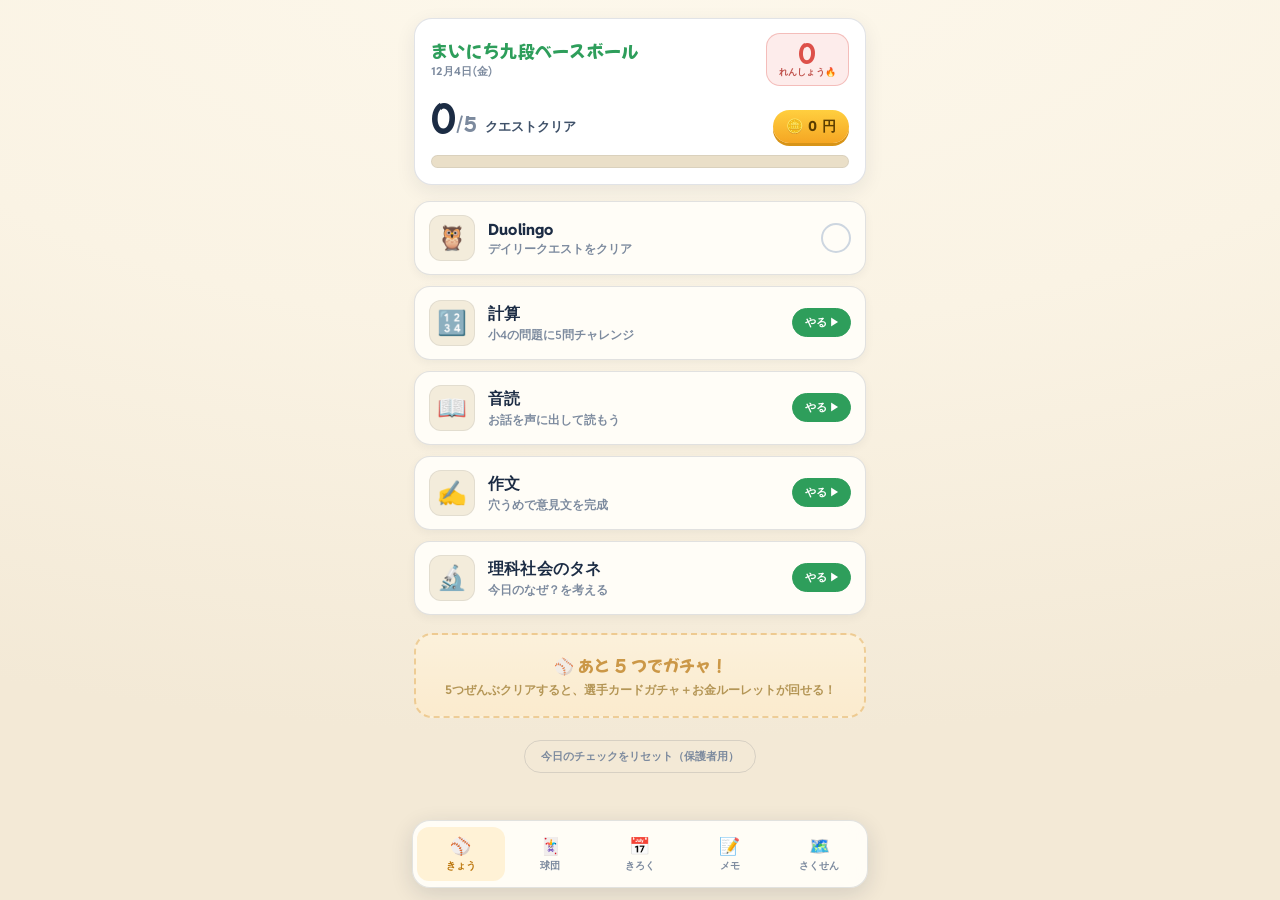
<file: source/backups/index_v7_backup.html>
<!DOCTYPE html>
<html lang="ja">
<head>
<meta charset="UTF-8">
<meta name="viewport" content="width=device-width, initial-scale=1.0, maximum-scale=1.0, user-scalable=no">
<title>まいにち九段ベースボール</title>
<style>
  @import url('https://fonts.googleapis.com/css2?family=Mochiy+Pop+One&family=Reddit+Sans:wght@400;600;800&display=swap');
  :root{
    --bg:#faf3e4;--bg2:#f3e9d6;--ink:#1c2c44;--ink2:#3f5169;--muted:#7c8a9e;
    --card:#fffdf7;--card2:#fff8ea;--line:rgba(28,44,68,.13);--line2:rgba(28,44,68,.08);
    --gold:#d4860a;--gold-deep:#bb750a;--gold-btn:#ffcf3f;--gold-btn2:#f5a623;
    --hit:#2ea556;--hit-light:#39b865;--hit-bg:#e7f6ec;--red:#dd5049;--red-bg:#fdeceb;
    --grass:#2e9e5b;
    --rN:#7d8da3;--rR:#2a9fd6;--rSR:#8259e6;--rSS:#d49a10;--rLG:#e0554a;
  }
  *{margin:0;padding:0;box-sizing:border-box;-webkit-tap-highlight-color:transparent;}
  html,body{height:100%;}
  body{font-family:'Reddit Sans','Hiragino Kaku Gothic ProN',sans-serif;
    background:radial-gradient(135% 90% at 50% -8%,#fdf8ec 0%,var(--bg) 50%,var(--bg2) 100%);
    color:var(--ink);min-height:100%;overflow-x:hidden;-webkit-text-size-adjust:100%;}
  .wrap{max-width:480px;margin:0 auto;padding:18px 14px 120px;position:relative;}

  .board{background:#fff;border:1.5px solid var(--line);border-radius:18px;padding:14px 16px 16px;position:relative;overflow:hidden;box-shadow:0 6px 20px rgba(28,44,68,.08);}
  .board-top{display:flex;justify-content:space-between;align-items:center;gap:10px;}
  .title{font-family:'Mochiy Pop One',sans-serif;font-size:17px;line-height:1.25;color:var(--grass);letter-spacing:.3px;}
  .date{font-size:11px;color:var(--muted);font-weight:700;margin-top:3px;letter-spacing:.3px;}
  .streak{text-align:center;background:var(--red-bg);border:1.5px solid rgba(221,80,73,.3);border-radius:14px;padding:6px 12px;min-width:74px;flex-shrink:0;}
  .streak .num{font-family:'Mochiy Pop One',sans-serif;font-size:24px;color:var(--red);line-height:1;}
  .streak .lbl{font-size:9px;color:#c0524c;font-weight:800;margin-top:2px;letter-spacing:.2px;}
  .count-row{display:flex;align-items:baseline;gap:8px;margin-top:14px;}
  .count-big{font-family:'Mochiy Pop One',sans-serif;font-size:34px;color:var(--ink);line-height:1;}
  .count-sub{font-size:13px;color:var(--ink2);font-weight:700;}
  .coin-chip{margin-left:auto;display:flex;align-items:center;gap:5px;background:linear-gradient(180deg,var(--gold-btn),var(--gold-btn2));color:#5a3d00;font-weight:800;font-size:14px;padding:7px 13px;border-radius:999px;box-shadow:0 3px 0 #d89417;}
  .bar{height:13px;background:#eadfc8;border-radius:99px;margin-top:12px;overflow:hidden;border:1px solid var(--line2);}
  .bar>i{display:block;height:100%;width:0;border-radius:99px;background:linear-gradient(90deg,var(--hit),var(--hit-light));transition:width .5s cubic-bezier(.2,.8,.2,1);}

  .quests{margin-top:16px;display:flex;flex-direction:column;gap:11px;}
  .quest{display:flex;align-items:center;gap:13px;background:var(--card);border:1.5px solid var(--line);border-radius:16px;padding:13px 14px;cursor:pointer;position:relative;transition:transform .12s,border-color .2s,background .2s;box-shadow:0 3px 10px rgba(28,44,68,.05);}
  .quest:active{transform:scale(.98);}
  .quest.done{background:var(--hit-bg);border-color:rgba(46,165,86,.4);}
  .qicon{width:46px;height:46px;flex-shrink:0;border-radius:12px;display:grid;place-items:center;font-size:24px;background:#f3ecdb;border:1px solid var(--line2);}
  .quest.done .qicon{background:#d6f0de;border-color:rgba(46,165,86,.3);}
  .qbody{flex:1;min-width:0;}
  .qname{font-weight:800;font-size:15.5px;color:var(--ink);letter-spacing:.2px;}
  .qdesc{font-size:11.5px;color:var(--muted);font-weight:600;margin-top:2px;line-height:1.35;}
  .quest.done .qname{color:#1e7a44;}
  .qgo{font-size:11px;font-weight:800;color:#fff;background:var(--grass);border:1px solid var(--grass);padding:6px 12px;border-radius:99px;flex-shrink:0;}
  .check{width:30px;height:30px;flex-shrink:0;border-radius:50%;border:2.5px solid #cdd6e0;display:grid;place-items:center;transition:all .2s;}
  .check svg{width:16px;height:16px;opacity:0;transform:scale(.4);transition:all .25s cubic-bezier(.2,1.4,.4,1);}
  .quest.done .check{background:var(--hit);border-color:var(--hit);box-shadow:0 0 10px rgba(46,165,86,.4);}
  .quest.done .check svg{opacity:1;transform:scale(1);}

  .gachabar{margin-top:18px;text-align:center;border-radius:18px;padding:18px;background:linear-gradient(180deg,#fff4dc,#ffeccb);border:2px dashed rgba(212,134,10,.45);opacity:.7;transition:opacity .4s;}
  .gachabar.on{opacity:1;border-style:solid;border-color:var(--gold-btn2);box-shadow:0 4px 20px rgba(245,166,35,.22);cursor:pointer;animation:gachapulse 1.6s infinite;}
  .gachabar .gt{font-family:'Mochiy Pop One',sans-serif;font-size:16px;color:var(--gold-deep);}
  .gachabar .gs{font-size:12px;color:#9a7320;font-weight:700;margin-top:5px;line-height:1.4;}
  .gachabar .gs b{color:var(--gold-deep);}
  .gachabar.done{opacity:.95;border-style:solid;border-color:rgba(46,165,86,.45);background:var(--hit-bg);animation:none;cursor:default;}
  .gachabar.done .gt{color:#1e7a44;}
  .gachabar.done .gs{color:#2c7a4c;}
  @keyframes gachapulse{0%,100%{box-shadow:0 4px 14px rgba(245,166,35,.18);}50%{box-shadow:0 4px 28px rgba(245,166,35,.4);}}

  .tabbar{position:fixed;left:50%;bottom:12px;transform:translateX(-50%);width:calc(100% - 24px);max-width:456px;background:rgba(255,253,247,.96);backdrop-filter:blur(10px);border:1.5px solid var(--line);border-radius:18px;display:flex;padding:6px 4px;gap:2px;z-index:30;box-shadow:0 6px 22px rgba(28,44,68,.14);}
  .tab{flex:1;text-align:center;padding:8px 1px;border-radius:12px;font-size:10px;font-weight:800;color:var(--muted);cursor:pointer;transition:all .2s;}
  .tab .ti{font-size:17px;display:block;margin-bottom:2px;}
  .tab.active{color:var(--gold-deep);background:#fff2d6;}

  .panel{display:none;}
  .panel.show{display:block;animation:fade .3s;}

  .sec-title{font-family:'Mochiy Pop One',sans-serif;font-size:15px;color:var(--ink);margin:24px 4px 2px;}
  .sec-sub{font-size:11.5px;color:var(--muted);font-weight:600;margin:0 4px 4px;line-height:1.5;}

  .stat-grid{display:grid;grid-template-columns:1fr 1fr;gap:11px;margin-top:16px;}
  .stat{background:var(--card);border:1.5px solid var(--line);border-radius:16px;padding:15px;text-align:center;box-shadow:0 3px 10px rgba(28,44,68,.05);}
  .stat .sn{font-family:'Mochiy Pop One',sans-serif;font-size:26px;color:var(--gold-deep);line-height:1.05;}
  .stat .sl{font-size:11px;color:var(--muted);font-weight:700;margin-top:6px;}
  .calhead{display:grid;grid-template-columns:repeat(7,1fr);gap:6px;margin-top:8px;}
  .calhead span{text-align:center;font-size:10px;color:var(--muted);font-weight:800;}
  .cal{display:grid;grid-template-columns:repeat(7,1fr);gap:6px;margin-top:6px;}
  .cal .cd{aspect-ratio:1;border-radius:9px;display:grid;place-items:center;font-size:12px;font-weight:700;background:#f3ecdb;border:1px solid var(--line2);color:var(--muted);}
  .cal .cd.win{background:linear-gradient(180deg,var(--hit-light),var(--hit));color:#fff;border-color:transparent;}
  .cal .cd.part{background:#fdebc4;color:var(--gold-deep);border-color:rgba(212,134,10,.3);}
  .cal .cd.today{outline:2px solid var(--gold-btn2);outline-offset:1px;}

  .coll-head{background:#fff;border:1.5px solid var(--line);border-radius:16px;padding:14px 16px;margin-top:16px;text-align:center;box-shadow:0 3px 10px rgba(28,44,68,.05);}
  .coll-head .ch-n{font-family:'Mochiy Pop One',sans-serif;font-size:30px;color:var(--gold-deep);}
  .coll-head .ch-l{font-size:12px;color:var(--muted);font-weight:700;margin-top:2px;}
  .coll-bar{height:10px;background:#eadfc8;border-radius:99px;margin-top:10px;overflow:hidden;}
  .coll-bar>i{display:block;height:100%;background:linear-gradient(90deg,var(--gold-btn),var(--gold-btn2));border-radius:99px;transition:width .5s;}
  .rar-group{margin-top:18px;}
  .rar-label{font-size:12px;font-weight:800;letter-spacing:.5px;margin:0 4px 8px;display:flex;align-items:center;gap:6px;}
  .card-grid{display:grid;grid-template-columns:repeat(3,1fr);gap:9px;}
  .pcard{aspect-ratio:.72;border-radius:12px;position:relative;overflow:hidden;display:flex;flex-direction:column;align-items:center;justify-content:center;padding:8px 5px;border:1.5px solid var(--line);background:#fff;text-align:center;box-shadow:0 2px 8px rgba(28,44,68,.06);}
  .pcard.locked{opacity:.9;background:#f1ebde;}
  .pcard .pe{font-size:30px;line-height:1;}
  .pcard .pn{font-size:9.5px;font-weight:800;margin-top:5px;line-height:1.2;color:var(--ink);}
  .pcard .pp{font-size:8px;font-weight:700;color:var(--muted);margin-top:2px;}
  .pcard .pcount{position:absolute;top:4px;right:5px;font-size:9px;font-weight:800;background:var(--ink);padding:1px 6px;border-radius:99px;color:#fff;}
  .pcard .plock{font-size:24px;color:#c2ccd8;}
  .pcard .pstars{font-size:8px;margin-top:3px;letter-spacing:-1px;}

  .screen{position:fixed;inset:0;z-index:50;background:radial-gradient(135% 90% at 50% -8%,#fdf8ec 0%,var(--bg) 55%,var(--bg2) 100%);display:none;flex-direction:column;}
  .screen.show{display:flex;animation:slideup .3s;}
  .scr-head{display:flex;align-items:center;gap:12px;padding:16px 16px 12px;border-bottom:1.5px solid var(--line);background:rgba(255,253,247,.9);}
  .scr-head .x{width:38px;height:38px;border-radius:11px;background:#f3ecdb;border:1px solid var(--line);display:grid;place-items:center;font-size:20px;cursor:pointer;flex-shrink:0;color:var(--ink2);}
  .scr-head .ht{font-family:'Mochiy Pop One',sans-serif;font-size:16px;color:var(--ink);}
  .scr-head .hs{font-size:11px;color:var(--muted);font-weight:600;margin-top:1px;}
  .scr-body{flex:1;overflow-y:auto;padding:16px;max-width:480px;margin:0 auto;width:100%;}
  .scr-foot{padding:12px 16px calc(12px + env(safe-area-inset-bottom));border-top:1.5px solid var(--line);max-width:480px;margin:0 auto;width:100%;background:rgba(255,253,247,.9);}

  .lvl-pill{display:inline-flex;align-items:center;gap:6px;font-size:11px;font-weight:800;color:var(--gold-deep);background:#fdebc4;border:1px solid rgba(212,134,10,.35);padding:5px 11px;border-radius:99px;white-space:nowrap;}
  .theme-tag{display:inline-flex;align-items:center;gap:5px;font-size:12px;font-weight:800;color:#1e7a44;background:var(--hit-bg);border:1px solid rgba(46,165,86,.35);padding:5px 12px;border-radius:99px;margin-bottom:12px;}

  .calc-card{background:#fff;border:1.5px solid var(--line);border-radius:20px;padding:26px 20px;text-align:center;margin-top:8px;box-shadow:0 4px 14px rgba(28,44,68,.07);}
  .calc-type{font-size:12px;font-weight:800;color:var(--muted);margin-bottom:10px;letter-spacing:.5px;}
  .calc-q{font-family:'Mochiy Pop One',sans-serif;font-size:38px;letter-spacing:1px;color:var(--ink);line-height:1.2;}
  .calc-input{margin-top:20px;width:100%;font-size:34px;text-align:center;font-family:'Mochiy Pop One',sans-serif;background:#fffdf7;border:2px solid var(--line);border-radius:14px;color:var(--gold-deep);padding:12px;outline:none;}
  .calc-input:focus{border-color:var(--gold-btn2);}
  .calc-progress{display:flex;justify-content:center;gap:6px;margin-top:16px;}
  .pip{width:13px;height:13px;border-radius:50%;background:#dde3ea;border:1px solid var(--line);}
  .pip.ok{background:var(--hit);border-color:var(--hit);}
  .pip.ng{background:var(--red);border-color:var(--red);}
  .feedback{min-height:24px;margin-top:14px;font-weight:800;font-size:15px;}
  .feedback.good{color:var(--hit);}
  .feedback.bad{color:#e0762b;}
  .hintbox{background:#fdf3da;border:1px solid rgba(212,134,10,.3);border-radius:12px;padding:12px 14px;margin-top:14px;font-size:13px;line-height:1.6;color:#7d5e15;text-align:left;display:none;}
  .hintbox.show{display:block;animation:fade .3s;}

  .btn{display:block;width:100%;border:none;border-radius:14px;font-family:inherit;font-weight:800;font-size:16px;padding:15px;cursor:pointer;transition:transform .1s;}
  .btn:active{transform:scale(.98);}
  .btn:disabled{opacity:.55;}
  .btn-gold{background:linear-gradient(180deg,var(--gold-btn),var(--gold-btn2));color:#5a3d00;box-shadow:0 4px 0 #d89417;}
  .btn-ghost{background:#f3ecdb;color:var(--ink2);border:1px solid var(--line);}
  .btn-green{background:linear-gradient(180deg,var(--hit-light),var(--hit));color:#fff;box-shadow:0 4px 0 #1f8048;}
  .btn-sm{padding:11px;font-size:14px;}

  .themes{display:grid;grid-template-columns:1fr 1fr;gap:10px;margin-top:10px;}
  .theme-chip{background:var(--card);border:1.5px solid var(--line);border-radius:14px;padding:18px 12px;text-align:center;cursor:pointer;transition:all .15s;}
  .theme-chip:active{transform:scale(.97);}
  .theme-chip .te{font-size:32px;}
  .theme-chip .tn{font-size:13px;font-weight:800;margin-top:6px;color:var(--ink);}

  .ai-card{background:#fff;border:1.5px solid var(--line);border-radius:16px;padding:18px;margin-top:14px;box-shadow:0 3px 12px rgba(28,44,68,.06);}
  .ai-story{font-size:18px;line-height:2.25;color:var(--ink);font-weight:600;}
  .ai-story rt{font-size:10px;color:var(--muted);font-weight:600;}
  .ai-label{font-size:11px;font-weight:800;color:var(--gold-deep);letter-spacing:.5px;margin-bottom:10px;display:flex;align-items:center;gap:6px;}
  .q-item{background:var(--card2);border:1px solid var(--line);border-radius:12px;padding:13px;margin-top:10px;}
  .q-item .qq{font-weight:800;font-size:14px;color:var(--ink);line-height:1.5;}
  .answer-area{width:100%;margin-top:10px;background:#fffdf7;border:2px solid var(--line);border-radius:12px;color:var(--ink);padding:12px;font-family:inherit;font-size:15px;line-height:1.6;resize:vertical;min-height:64px;outline:none;}
  .answer-area:focus{border-color:var(--gold-btn2);}
  .char-count{text-align:right;font-size:11px;color:var(--muted);font-weight:700;margin-top:4px;}
  .char-count.warn{color:var(--gold-deep);}

  .aozora-list{margin-top:12px;display:flex;flex-direction:column;gap:8px;}
  .aozora-item{display:flex;align-items:center;gap:11px;background:var(--card2);border:1px solid var(--line);border-radius:12px;padding:11px 13px;text-decoration:none;color:inherit;transition:all .15s;}
  .aozora-item:active{transform:scale(.98);background:#fbf2dd;}
  .aozora-item .ae{font-size:22px;flex-shrink:0;}
  .aozora-item .at{flex:1;min-width:0;}
  .aozora-item .atn{font-weight:800;font-size:14px;color:var(--ink);}
  .aozora-item .atm{font-size:11px;color:var(--muted);font-weight:600;margin-top:1px;}
  .aozora-item .arrow{font-size:14px;color:var(--muted);flex-shrink:0;}

  .tmpl-box{font-size:16px;line-height:2.3;color:var(--ink);font-weight:600;background:var(--card2);border:1px solid var(--line);border-radius:12px;padding:14px;margin-top:6px;}
  .tmpl-blank{display:inline-block;min-width:60px;border-bottom:2px solid var(--gold-btn2);color:var(--gold-deep);font-weight:800;text-align:center;padding:0 6px;}
  .tmpl-blank.filled{color:#1e7a44;border-color:var(--hit);}
  .blank-input{margin-top:10px;}
  .blank-input label{display:block;font-size:12.5px;font-weight:800;color:var(--gold-deep);margin-bottom:4px;}
  .blank-input .bhint{font-size:11px;color:var(--muted);font-weight:600;margin-bottom:5px;}
  .blank-input input{width:100%;background:#fffdf7;border:2px solid var(--line);border-radius:10px;color:var(--ink);padding:11px;font-family:inherit;font-size:15px;outline:none;}
  .blank-input input:focus{border-color:var(--gold-btn2);}
  .preview{background:#fdf3da;border:1px dashed rgba(212,134,10,.4);border-radius:12px;padding:14px;margin-top:14px;font-size:15px;line-height:2;color:var(--ink);font-weight:600;}
  .preview .pl{font-size:11px;font-weight:800;color:var(--gold-deep);letter-spacing:.5px;margin-bottom:8px;display:block;}

  .sensei-reply{background:var(--hit-bg);border:1.5px solid rgba(46,165,86,.35);border-radius:16px;padding:16px;margin-top:14px;}
  .sensei-reply .sr-head{display:flex;align-items:center;gap:8px;font-weight:800;color:#1e7a44;font-size:13px;margin-bottom:8px;}
  .sensei-reply .sr-body{font-size:14.5px;line-height:1.75;color:#234a32;white-space:pre-wrap;}

  .gemini-box{background:linear-gradient(180deg,#eef4ff,#e4edff);border:2px solid #b9cdf5;border-radius:16px;padding:16px;margin-top:14px;}
  .gemini-box .gb-head{font-weight:800;color:#3a5bb8;font-size:15px;display:flex;align-items:center;gap:7px;margin-bottom:4px;}
  .gemini-box .gb-sub{font-size:12px;color:#5a6b90;font-weight:700;line-height:1.5;margin-bottom:12px;}
  .gemini-steps{display:flex;gap:6px;margin-bottom:12px;}
  .gemini-steps .gstep{flex:1;text-align:center;font-size:10.5px;font-weight:800;color:#3a5bb8;background:#fff;border:1px solid #cdd9f0;border-radius:9px;padding:8px 3px;line-height:1.3;}
  .gemini-prompt{width:100%;background:#fff;border:1.5px solid #cdd9f0;border-radius:10px;color:#1c2c44;padding:11px;font-family:inherit;font-size:12.5px;line-height:1.6;resize:vertical;min-height:88px;outline:none;}
  .btn-copy{background:#fff;border:2px solid #5b7fd4;color:#2f4f9e;}
  .btn-gemini{background:linear-gradient(180deg,#5b8def,#466fd6);color:#fff;box-shadow:0 4px 0 #3a5bbd;text-decoration:none;display:flex;align-items:center;justify-content:center;gap:7px;}
  .copied-note{font-size:12.5px;font-weight:800;color:#1e7a44;text-align:center;margin-top:8px;min-height:18px;}
  .after-gemini{font-size:11.5px;font-weight:800;color:#7c8a9e;margin:18px 4px 0;text-align:center;}

  .choice-btn{display:flex;flex-direction:column;width:100%;text-align:left;background:var(--card);border:2px solid var(--line);border-radius:14px;padding:13px;margin-top:10px;cursor:pointer;font-family:inherit;transition:all .15s;box-shadow:0 2px 8px rgba(28,44,68,.05);}
  .choice-btn:active{transform:scale(.99);}
  .choice-btn:disabled{cursor:default;}
  .choice-row{display:flex;align-items:flex-start;gap:11px;}
  .choice-mark{flex-shrink:0;width:27px;height:27px;border-radius:8px;background:#f3ecdb;color:var(--ink2);font-weight:800;font-size:14px;display:grid;place-items:center;}
  .choice-text{font-size:14.5px;font-weight:700;color:var(--ink);line-height:1.5;padding-top:3px;}
  .choice-btn.selected{border-color:var(--gold-btn2);background:#fdf3da;}
  .choice-btn.selected .choice-mark{background:var(--gold-btn2);color:#fff;}
  .choice-btn.correct{border-color:var(--hit);background:var(--hit-bg);}
  .choice-btn.correct .choice-mark{background:var(--hit);color:#fff;}
  .choice-btn.wrong{opacity:.62;}
  .choice-btn.chosen-outline{box-shadow:0 0 0 2.5px rgba(28,44,68,.4);}
  .choice-comment{font-size:12px;font-weight:700;color:var(--ink2);margin-top:8px;line-height:1.55;padding-left:38px;}
  .choice-btn.correct .choice-comment{color:#1e7a44;}

  .loading{text-align:center;padding:40px 16px;color:var(--muted);font-weight:700;font-size:14px;}
  .loading .dots{display:inline-block;animation:blink 1.2s infinite;}
  .spinner{width:42px;height:42px;border:4px solid rgba(28,44,68,.12);border-top-color:var(--gold-btn2);border-radius:50%;margin:0 auto 16px;animation:spin 1s linear infinite;}

  .log-item{background:var(--card);border:1.5px solid var(--line);border-radius:13px;padding:13px;margin-top:10px;box-shadow:0 2px 8px rgba(28,44,68,.05);}
  .log-meta{display:flex;justify-content:space-between;font-size:11px;color:var(--muted);font-weight:700;margin-bottom:6px;}
  .log-tag{font-size:10px;font-weight:800;padding:2px 8px;border-radius:99px;background:#fdebc4;color:var(--gold-deep);}
  .log-q{font-size:12.5px;color:var(--ink2);font-weight:700;line-height:1.5;}
  .log-a{font-size:13.5px;color:var(--ink);line-height:1.6;margin-top:5px;padding-left:10px;border-left:2px solid var(--line);}

  .roadmap{margin-top:14px;display:flex;flex-direction:column;gap:10px;}
  .rm{background:var(--card);border:1.5px solid var(--line);border-radius:14px;padding:13px 14px;box-shadow:0 2px 8px rgba(28,44,68,.05);}
  .rm .rmh{display:flex;align-items:center;gap:9px;font-weight:800;font-size:14.5px;color:var(--ink);}
  .rm .rmh .e{font-size:19px;}
  .rm .rmh .tag{margin-left:auto;font-size:9.5px;font-weight:800;padding:3px 8px;border-radius:99px;letter-spacing:.3px;}
  .tag.top{background:#fdebc4;color:var(--gold-deep);border:1px solid rgba(212,134,10,.35);}
  .tag.keep{background:var(--hit-bg);color:#1e7a44;border:1px solid rgba(46,165,86,.35);}
  .rm ul{margin:9px 0 0;padding-left:18px;}
  .rm li{font-size:12.5px;color:var(--ink2);line-height:1.6;margin-bottom:3px;}

  .reset{margin:22px auto 0;display:block;background:none;border:1px solid var(--line);color:var(--muted);font-size:11px;font-weight:700;padding:8px 16px;border-radius:99px;cursor:pointer;}

  .burst{position:fixed;inset:0;pointer-events:none;z-index:90;}
  .spark{position:absolute;width:11px;height:11px;border-radius:2px;will-change:transform,opacity;}

  .gacha{position:fixed;inset:0;z-index:80;display:none;flex-direction:column;align-items:center;justify-content:center;padding:24px;background:radial-gradient(120% 80% at 50% 25%,#fff6e0 0%,#f6ecd8 65%,#efe3cd 100%);text-align:center;overflow:hidden;}
  .gacha.show{display:flex;animation:fade .3s;}
  .gacha-step{width:100%;max-width:340px;display:flex;flex-direction:column;align-items:center;}
  .gacha-h{font-family:'Mochiy Pop One',sans-serif;font-size:20px;color:var(--gold-deep);margin-bottom:6px;}
  .gacha-sub{font-size:13px;color:var(--ink2);font-weight:700;margin-bottom:22px;line-height:1.5;}

  .pack{width:160px;height:210px;border-radius:18px;cursor:pointer;position:relative;background:linear-gradient(145deg,#fff,#fdf3da);border:3px solid var(--gold-btn2);display:grid;place-items:center;box-shadow:0 12px 36px rgba(212,134,10,.28),inset 0 2px 10px rgba(255,255,255,.6);animation:packfloat 2.2s ease-in-out infinite;}
  .pack:active{transform:scale(.96);}
  .pack .pball{font-size:74px;animation:packspin 3s linear infinite;}
  .pack .ptap{position:absolute;bottom:14px;font-size:12px;font-weight:800;color:#fff;background:var(--gold-btn2);padding:5px 14px;border-radius:99px;box-shadow:0 2px 6px rgba(212,134,10,.3);}
  @keyframes packfloat{0%,100%{transform:translateY(0)}50%{transform:translateY(-10px)}}
  @keyframes packspin{0%{transform:rotate(0)}100%{transform:rotate(360deg)}}

  .reveal-card{width:200px;height:280px;border-radius:18px;position:relative;display:flex;flex-direction:column;align-items:center;justify-content:center;padding:18px;border:3px solid var(--gold-btn2);background:#fff;box-shadow:0 0 50px var(--cardglow,rgba(245,166,35,.5)),0 10px 30px rgba(28,44,68,.18);animation:cardpop .6s cubic-bezier(.2,1.4,.4,1);overflow:hidden;}
  .reveal-card::before{content:'';position:absolute;inset:0;background:linear-gradient(145deg,var(--cardbg1,#fff4dc),var(--cardbg2,#ffe8c0));opacity:.55;z-index:0;}
  .reveal-card>*{position:relative;z-index:1;}
  .reveal-card .rc-rar{font-size:13px;font-weight:800;letter-spacing:1px;color:var(--cardcolor,#333);}
  .reveal-card .rc-stars{font-size:18px;margin:4px 0 12px;letter-spacing:-1px;}
  .reveal-card .rc-e{font-size:80px;line-height:1;filter:drop-shadow(0 4px 8px rgba(28,44,68,.25));}
  .reveal-card .rc-n{font-family:'Mochiy Pop One',sans-serif;font-size:16px;margin-top:14px;color:var(--ink);line-height:1.25;}
  .reveal-card .rc-p{font-size:11px;font-weight:700;color:var(--ink2);margin-top:4px;}
  .reveal-card .rc-new{position:absolute;top:10px;right:-2px;font-size:10px;font-weight:800;background:var(--rLG);color:#fff;padding:3px 12px;border-radius:4px;box-shadow:0 2px 6px rgba(28,44,68,.25);}
  @keyframes cardpop{0%{transform:scale(.3) rotate(-12deg);opacity:0}60%{transform:scale(1.08) rotate(3deg)}100%{transform:scale(1) rotate(0);opacity:1}}

  .roulette{width:100%;max-width:300px;height:120px;border-radius:16px;border:3px solid var(--gold-btn2);background:#fffdf7;overflow:hidden;position:relative;box-shadow:inset 0 0 24px rgba(28,44,68,.1);}
  .roulette::before,.roulette::after{content:'';position:absolute;left:0;right:0;height:36px;z-index:2;pointer-events:none;}
  .roulette::before{top:0;background:linear-gradient(180deg,#fffdf7,transparent);}
  .roulette::after{bottom:0;background:linear-gradient(0deg,#fffdf7,transparent);}
  .roulette .needle{position:absolute;top:50%;left:0;right:0;height:48px;transform:translateY(-50%);border-top:2px solid var(--gold-btn2);border-bottom:2px solid var(--gold-btn2);z-index:3;pointer-events:none;background:rgba(245,166,35,.08);}
  .roul-strip{position:absolute;left:0;right:0;top:0;will-change:transform;}
  .roul-item{height:48px;display:flex;align-items:center;justify-content:center;font-family:'Mochiy Pop One',sans-serif;font-size:30px;color:var(--ink);}
  .roul-item.big{color:var(--gold-deep);}

  .gacha-result{font-family:'Mochiy Pop One',sans-serif;font-size:46px;color:var(--gold-deep);margin-top:4px;animation:pop .5s;}
  .gacha-total{font-size:14px;color:var(--ink2);font-weight:700;margin-top:14px;}
  .gacha-total b{color:var(--gold-deep);font-size:20px;font-family:'Mochiy Pop One',sans-serif;}
  .gacha-btn{margin-top:26px;background:linear-gradient(180deg,var(--gold-btn),var(--gold-btn2));border:none;color:#5a3d00;font-weight:800;font-size:16px;padding:14px 38px;border-radius:99px;cursor:pointer;box-shadow:0 4px 0 #d89417;font-family:inherit;}
  .gacha-btn:active{transform:scale(.97);}

  @keyframes pop{0%{transform:scale(.8);opacity:0}60%{transform:scale(1.04)}100%{transform:scale(1);opacity:1}}
  @keyframes fade{from{opacity:0}to{opacity:1}}
  @keyframes slideup{from{transform:translateY(30px);opacity:0}to{transform:translateY(0);opacity:1}}
  @keyframes spin{to{transform:rotate(360deg)}}
  @keyframes blink{0%,100%{opacity:.35}50%{opacity:1}}
  @media (prefers-reduced-motion:reduce){*{animation:none!important;transition:none!important;}}

</style>
</head>
<body>
<div class="wrap">
  <div class="panel show" id="panel-today">
    <div class="board">
      <div class="board-top">
        <div><div class="title">まいにち九段ベースボール</div><div class="date" id="dateLabel">--</div></div>
        <div class="streak"><div class="num" id="streakNum">0</div><div class="lbl">れんしょう🔥</div></div>
      </div>
      <div class="count-row">
        <span class="count-big"><span id="doneNum">0</span><span style="font-size:18px;color:#7c8a9e">/5</span></span>
        <span class="count-sub">クエストクリア</span>
        <span class="coin-chip">🪙 <span id="coinTotal">0</span>円</span>
      </div>
      <div class="bar"><i id="barFill"></i></div>
    </div>
    <div class="quests" id="questList"></div>
    <div class="gachabar" id="gachaBar">
      <div class="gt" id="gachaT">⚾ あと 5 つでガチャ！</div>
      <div class="gs" id="gachaS">5つぜんぶクリアすると、選手カードガチャ＋お金ルーレットが回せる！</div>
    </div>
    <button class="reset" id="resetBtn">今日のチェックをリセット（保護者用）</button>
  </div>

  <div class="panel" id="panel-zukan">
    <div class="board"><div class="board-top"><div><div class="title">ぼくの球団</div><div class="date">集めた選手カード図鑑</div></div></div></div>
    <div class="coll-head">
      <div class="ch-n"><span id="collGot">0</span> / <span id="collTotal">0</span></div>
      <div class="ch-l">選手カード コンプリート率</div>
      <div class="coll-bar"><i id="collBar"></i></div>
    </div>
    <div id="collBody"></div>
  </div>

  <div class="panel" id="panel-record">
    <div class="board"><div class="board-top"><div><div class="title">きろく</div><div class="date">これまでのがんばり</div></div></div></div>
    <div class="stat-grid">
      <div class="stat"><div class="sn" id="stTotal">0</div><div class="sl">ホームランの日</div></div>
      <div class="stat"><div class="sn" id="stBest">0</div><div class="sl">さいこう連勝🔥</div></div>
      <div class="stat"><div class="sn" id="stYen">0</div><div class="sl">ためた金額(円)</div></div>
      <div class="stat"><div class="sn" id="stCalc" style="font-size:17px">小4 きほん</div><div class="sl">計算のレベル</div></div>
    </div>
    <div class="sec-title">カレンダー</div>
    <div class="sec-sub">緑=ぜんぶクリア / 黄=とちゅうまで</div>
    <div class="calhead"><span>日</span><span>月</span><span>火</span><span>水</span><span>木</span><span>金</span><span>土</span></div>
    <div class="cal" id="calGrid"></div>
  </div>

  <div class="panel" id="panel-parent">
    <div class="board"><div class="board-top"><div><div class="title">先生メモ</div><div class="date">息子さんの答え・先生の講評（保護者用）</div></div></div></div>
    <div class="sec-sub" style="margin-top:14px;">作文・音読・理科社会で、息子さんが書いた答えとAI先生の講評がここに残ります。新しい順。ときどき目を通して、明らかな間違いがあれば教えてあげてください。</div>
    <div id="logList"></div>
  </div>

  <div class="panel" id="panel-plan">
    <div class="board"><div class="board-top"><div><div class="title">さくせん</div><div class="date">九段中をめざすロードマップ</div></div></div></div>
    <div class="sec-title">5つのデイリークエスト → ガチャ</div>
    <div class="sec-sub">5つクリアでガチャが回せる。毎日つづけると約1か月で1,400円ペース。</div>
    <div class="roadmap">
      <div class="rm"><div class="rmh"><span class="e">🦉</span>Duolingo<span class="tag keep">毎日</span></div><ul><li>デイリークエストをクリア（保護者が確認）</li></ul></div>
      <div class="rm"><div class="rmh"><span class="e">🔢</span>計算<span class="tag top">最優先</span></div><ul><li>小4の問題（筆算・九九・わり算・□・割合）をまんべんなく</li><li>正答率で「きほん→ひょうじゅん→はってん」へ自動調整</li></ul></div>
      <div class="rm"><div class="rmh"><span class="e">📖</span>音読<span class="tag top">最優先</span></div><ul><li>えらんだテーマで先生が10分音読用の長めのお話を書く</li><li>青空文庫の名作も読める</li></ul></div>
      <div class="rm"><div class="rmh"><span class="e">✍️</span>作文<span class="tag keep">穴うめ式</span></div><ul><li>空欄をうめるだけで200字の意見文が完成</li></ul></div>
      <div class="rm"><div class="rmh"><span class="e">🔬</span>理科・社会のタネ</div><ul><li>えらんだテーマで「今日のなぜ？」を考える</li></ul></div>
    </div>
    <div class="sec-title">九段中のしくみ（保護者メモ）</div>
    <div class="sec-sub">報告書200＋適性1(国語)200＋適性2(資料)300＋適性3(理数)300＝1000点。配点の6割が算数・理科・資料系。報告書は小4から入るので学校の成績も大事。</div>
    <button class="reset" id="resetAllBtn">全データを初期化（保護者用）</button>
  </div>
</div>

<div class="tabbar">
  <div class="tab active" data-tab="today"><span class="ti">⚾</span>きょう</div>
  <div class="tab" data-tab="zukan"><span class="ti">🃏</span>球団</div>
  <div class="tab" data-tab="record"><span class="ti">📅</span>きろく</div>
  <div class="tab" data-tab="parent"><span class="ti">📝</span>メモ</div>
  <div class="tab" data-tab="plan"><span class="ti">🗺️</span>さくせん</div>
</div>

<div class="screen" id="screen"><div id="screenInner"></div></div>
<div class="gacha" id="gacha"><div id="gachaInner"></div></div>
<div class="burst" id="burst"></div>

<script>
// ===== 内蔵コンテンツ＋アプリ本体（オフライン・単体動作版 v5）=====
// ============ 内蔵コンテンツ：音読 ============
// 各話 {t:タイトル, s:本文(《》ふりがな), q:読みとり質問, a:模範要約例}
const READINGS={
baseball:[
 {t:'はじめてのホームラン',s:'ユウタは、いつも空振《からぶ》りばかりの一年生だった。チームでいちばん下手《へた》だと言われ、くやしくて毎日《まいにち》、家のかべに向《む》かってボールを打《う》ち続《つづ》けた。手にまめができても、やめなかった。むかえた試合《しあい》の日。ピッチャーが投《な》げた球《たま》を、ユウタは思いきりふった。カキーンと高《たか》い音《おと》がして、ボールは青空《あおぞら》へ消《き》えていった。生《う》まれてはじめてのホームランだった。ベンチのみんなが、なみだを流《なが》してよろこんでくれた。下手でも、あきらめずに続けた人だけが見《み》られる景色《けしき》が、そこにはあった。',q:'ユウタはどうやってホームランを打てるようになったのかな？',a:'下手だと言われたユウタが、毎日かべに向かって練習を続けて、試合ではじめてホームランを打った話。'},
 {t:'大谷選手の二刀流',s:'大谷翔平《おおたにしょうへい》という選手《せんしゅ》は、ピッチャーとバッターの両方《りょうほう》をこなす「二刀流《にとうりゅう》」で世界《せかい》をおどろかせた。ふつう、投《な》げる練習《れんしゅう》と打《う》つ練習は別《べつ》のもので、両方を一流《いちりゅう》にするのはむりだと言われていた。でも大谷選手は、子《こ》どものころからの夢《ゆめ》をあきらめなかった。だれよりも体《からだ》をきたえ、食事《しょくじ》や睡眠《すいみん》まで考《かんが》えぬいた。「できない」と言われたことを「できる」に変《か》えたのだ。今《いま》では世界中《せかいじゅう》の子どもたちが、大谷選手を見《み》て夢を持《も》つようになった。',q:'なぜ大谷選手はすごいと言われているのかな？',a:'むりだと言われた二刀流を、夢をあきらめず努力して実現し、世界をおどろかせた話。'},
 {t:'サッカーボールのひみつ',s:'サッカーボールをよく見《み》ると、白《しろ》と黒《くろ》の四角《しかく》や五角形《ごかくけい》がつなぎ合《あ》わさってできている。なぜ、わざわざこんな形《かたち》にするのだろう。じつは、平《たい》らな板《いた》をたくさんつなげると、きれいな丸《まる》い球《きゅう》に近《ちか》づくからだ。丸《まる》ければ丸いほど、まっすぐ転《ころ》がり、思《おも》ったところへ飛《と》んでいく。白と黒のもようにも理由《りゆう》がある。昔《むかし》の白黒《しろくろ》テレビでも、ボールがどう回転《かいてん》しているか見《み》やすくするためだったのだ。あたりまえに見えるものにも、考《かんが》えぬかれた工夫《くふう》がかくれている。',q:'サッカーボールが白と黒のもようなのは、なぜだった？',a:'たくさんの板をつなげて丸い形にするため、白黒は回転を見やすくするための工夫だという話。'},
 {t:'イチローのバット',s:'イチローという選手《せんしゅ》は、自分《じぶん》の道具《どうぐ》をとても大切《たいせつ》にすることで有名《ゆうめい》だった。試合《しあい》が終《お》わると、グローブを毎回《まいかい》ていねいにみがき、バットは専用《せんよう》のケースに入《い》れて、しめった場所《ばしょ》に置《お》かないようにした。「道具を大事《だいじ》にしない人《ひと》は、よいプレーはできない」と考《かんが》えていたからだ。小《ちい》さなことを、だれよりもきちんと続《つづ》ける。その積《つ》み重《かさ》ねが、世界《せかい》の記録《きろく》を作《つく》る選手をささえていた。天才《てんさい》と呼《よ》ばれた人《ひと》は、じつはいちばん地道《じみち》な人《ひと》だったのだ。',q:'イチローはどんなことを大切にしていたのかな？',a:'道具をていねいに手入れし、小さなことを地道に続けることを大切にしていたという話。'},
 {t:'円陣のかけ声',s:'試合《しあい》が始《はじ》まる前《まえ》、選手《せんしゅ》たちは肩《かた》を組《く》んで円《えん》になり、大《おお》きな声《こえ》でかけ声《ごえ》を出《だ》す。これを「円陣《えんじん》」という。なぜ、わざわざ集《あつ》まって声を出すのだろう。じつは、みんなで同《おな》じ言葉《ことば》をさけぶと、きんちょうがやわらぎ、心《こころ》が一《ひと》つになるからだ。一人《ひとり》ではこわい相手《あいて》も、仲間《なかま》といっしょなら立《た》ち向《む》かえる。スポーツは体《からだ》の力《ちから》だけでなく、心の力もとても大事《だいじ》なのだ。声を出すという小《ちい》さな行動《こうどう》が、チーム全体《ぜんたい》を強《つよ》くしている。',q:'円陣を組んで声を出すのは、なぜなのかな？',a:'みんなで声を出すことで、きんちょうがやわらぎ、心が一つになってチームが強くなるという話。'},
],
nature:[
 {t:'ティラノサウルスの目',s:'恐竜《きょうりゅう》の王様《おうさま》、ティラノサウルスは、するどい歯《は》と大《おお》きな体《からだ》で有名《ゆうめい》だ。でも、もっとすごいのは「目《め》」だったと言《い》われている。ティラノサウルスの目は前向《まえむ》きについていて、二《ふた》つの目で同《おな》じものを見《み》ることができた。すると、えものまでのきょりが正確《せいかく》にわかる。だから、にげる動物《どうぶつ》にとびかかるのが上手《じょうず》だったのだ。今《いま》のワシやタカも、同じように前向きの目を持《も》っている。体の大きさだけでなく、目のしくみまで、かりに向《む》いた体だったのだ。',q:'ティラノサウルスの目には、どんなひみつがあった？',a:'前向きの目で二つの目を使い、えものまでのきょりを正確につかめたから、かりが上手だったという話。'},
 {t:'宇宙にうかぶ理由',s:'宇宙飛行士《うちゅうひこうし》は、宇宙船《うちゅうせん》の中《なか》でフワフワとうかんでいる。なぜ重《おも》さがなくなるのだろう。じつは、重さがゼロになっているわけではない。宇宙船は地球《ちきゅう》のまわりをものすごい速《はや》さで回《まわ》り続《つづ》けていて、ずっと「落《お》ち続《つづ》けている」状態《じょうたい》なのだ。落ちながら前《まえ》に進《すす》むので、地面《じめん》にぶつからずに回り続ける。その中《なか》にいる人《ひと》も、いっしょに落ち続けているから、うかんでいるように感《かん》じる。ふしぎに見《み》えることも、よく考《かんが》えると、ちゃんと理由《りゆう》があるのだ。',q:'宇宙飛行士がうかんで見えるのは、なぜなのかな？',a:'宇宙船が地球のまわりを回りながらずっと落ち続けていて、中の人も一緒に落ちているからうかんで見えるという話。'},
 {t:'ホタルの光',s:'夏《なつ》の夜《よる》、ホタルはおしりを光《ひか》らせて飛《と》ぶ。あの光は、熱《あつ》くないのにかがやく、ふしぎな光だ。ホタルの体《からだ》の中《なか》には、光のもとになる特別《とくべつ》な物質《ぶっしつ》があり、それが空気《くうき》とまざると光る。電球《でんきゅう》のように熱《ねつ》を出《だ》さないので、エネルギーをむだにしない、とてもすぐれた光なのだ。ホタルはこの光で、なかまに「ここにいるよ」と知《し》らせ合《あ》っている。小《ちい》さな虫《むし》が、人間《にんげん》のすごい技術《ぎじゅつ》より上手《じょうず》に光を作《つく》っている。自然《しぜん》には、まだまだ学《まな》ぶことがたくさんある。',q:'ホタルはどうやって光っているのかな？',a:'体の中の特別な物質が空気とまざって、熱を出さずに光り、なかまと知らせ合っているという話。'},
 {t:'わたり鳥の地図',s:'秋《あき》になると、ツバメなどのわたり鳥《どり》は、何千《なんぜん》キロもはなれた南《みなみ》の国《くに》へ飛《と》んでいく。地図《ちず》もないのに、どうして道《みち》がわかるのだろう。研究《けんきゅう》によると、わたり鳥は太陽《たいよう》や星《ほし》の位置《いち》を目印《めじるし》にしたり、地球《ちきゅう》の見《み》えない力《ちから》を感《かん》じたりして、方向《ほうこう》を知《し》るらしい。さらにおどろくのは、子《こ》どもの鳥が、一度《いちど》も行《い》ったことのない場所《ばしょ》へ、自分《じぶん》だけでたどりつけることだ。生《う》まれつき、体《からだ》の中《なか》に地図を持《も》っているのかもしれない。自然《しぜん》のふしぎは、人間《にんげん》の想像《そうぞう》をこえている。',q:'わたり鳥は、どうやって遠い国まで道がわかるのかな？',a:'太陽や星の位置や地球の力を感じて方向を知り、行ったことのない場所にもたどりつけるという話。'},
 {t:'クモの糸の強さ',s:'クモがはる細《ほそ》い糸《いと》は、見《み》た目《め》は弱《よわ》そうなのに、じつはおどろくほど強《つよ》い。同《おな》じ太《ふと》さの鉄《てつ》とくらべても、クモの糸のほうが切《き》れにくいと言《い》われている。しかも、よくのびるので、虫《むし》がぶつかってもやぶれずに、しっかりつかまえることができる。人間《にんげん》は、このクモの糸のひみつをまねして、新《あたら》しい丈夫《じょうぶ》な材料《ざいりょう》を作《つく》ろうとしている。小《ちい》さな生《い》き物《もの》のしくみが、未来《みらい》の技術《ぎじゅつ》のヒントになるのだ。身近《みぢか》な自然《しぜん》をよく見《み》ると、すごい発見《はっけん》がかくれている。',q:'クモの糸のすごいところは、どんなところかな？',a:'細いのに鉄より強くてよくのび、人間が新しい材料のヒントにしようとしているという話。'},
],
mecha:[
 {t:'新幹線の鼻',s:'新幹線《しんかんせん》の先頭《せんとう》は、鳥《とり》のくちばしのように長《なが》くとがっている。なぜ、あんな形《かたち》をしているのだろう。昔《むかし》、新幹線がトンネルに入《はい》るとき、大《おお》きな音《おと》が鳴《な》ってこまっていた。そこで技術者《ぎじゅつしゃ》たちは、水《みず》にすばやくとびこむ鳥「カワセミ」のくちばしに注目《ちゅうもく》した。あの形《かたち》をまねて先頭を作《つく》ると、空気《くうき》をうまく切《き》りさいて、音が小《ちい》さくなったのだ。自然《しぜん》の生《い》き物《もの》から学《まな》んで、問題《もんだい》を解決《かいけつ》したのである。よく見《み》て、よく考《かんが》える人《ひと》が、新《あたら》しいものを生《う》み出《だ》す。',q:'新幹線の先頭が長くとがっているのは、なぜかな？',a:'カワセミのくちばしをまねて空気を切りさき、トンネルでの大きな音を小さくするためだという話。'},
 {t:'ロボットそうじ機の頭脳',s:'自動《じどう》でゆかをそうじするロボットは、ぶつからずに部屋《へや》中《じゅう》をきれいにする。どうやって道《みち》を見《み》つけているのだろう。ロボットの中《なか》には、まわりを感《かん》じるセンサーが入《はい》っていて、かべやイスにぶつかる前《まえ》に向《む》きを変《か》える。さらに、どこをそうじしたか覚《おぼ》えていて、同《おな》じ場所《ばしょ》ばかりやらないようにしている。人間《にんげん》が決《き》めたルールにしたがって、自分《じぶん》で考《かんが》えて動《うご》いているのだ。これからのロボットは、もっとかしこくなって、わたしたちの生活《せいかつ》を助《たす》けてくれるだろう。便利《べんり》な機械《きかい》の中《なか》には、たくさんの工夫《くふう》がつまっている。',q:'そうじロボットは、どうやってぶつからずに動いているのかな？',a:'センサーでまわりを感じて向きを変え、そうじした場所を覚えて動いているという話。'},
 {t:'エレベーターのつな',s:'高《たか》いビルのエレベーターは、太《ふと》いつなで箱《はこ》をつり上《あ》げている。もし、そのつなが切《き》れたらと考《かんが》えると、こわくなる。でも、安心《あんしん》していい。エレベーターには、つなが切れても箱が落《お》ちないように、自動《じどう》でブレーキがかかるしくみがついている。スピードが出《で》すぎると、すぐに金具《かなぐ》がレールをつかんで止《と》めるのだ。しかも、つなは一本《いっぽん》ではなく、何本《なんぼん》もまとめて使《つか》われている。安全《あんぜん》のために、いくつもの備《そな》えが重《かさ》ねられている。便利《べんり》な機械《きかい》は、見《み》えないところで人《ひと》を守《まも》っているのだ。',q:'エレベーターは、つなが切れても落ちないのはなぜかな？',a:'自動でブレーキがかかるしくみがあり、つなも何本も使われていて、安全のための備えが重ねられているという話。'},
 {t:'信号機の色',s:'道《みち》の信号機《しんごうき》は、赤《あか》・黄《き》・青《あお》の三《みっ》つの色《いろ》でできている。なぜこの三色《さんしょく》なのだろう。赤は、遠《とお》くからでもいちばん目立《めだ》つ色《いろ》なので、「止《と》まれ」というあぶない合図《あいず》に使《つか》われている。青《あお》(緑《みどり》)は赤の反対《はんたい》で安心《あんしん》を感《かん》じる色《いろ》、黄《き》はその間《あいだ》の「注意《ちゅうい》」だ。世界中《せかいじゅう》どこの国《くに》へ行《い》っても、だいたい同《おな》じ色が使われている。みんなが同じルールを知《し》っているから、言葉《ことば》が通《つう》じない人《ひと》どうしでも、安全《あんぜん》に道路《どうろ》を使《つか》えるのだ。色《いろ》には、人《ひと》を動《うご》かす力《ちから》がある。',q:'信号の「止まれ」が赤色なのは、なぜかな？',a:'赤は遠くからいちばん目立つ色だから、あぶない合図に使われていて、世界中で同じルールになっているという話。'},
 {t:'飛行機が飛ぶわけ',s:'何百《なんびゃく》人《にん》も乗《の》った重《おも》い飛行機《ひこうき》が、どうして空《そら》を飛《と》べるのだろう。ひみつは「つばさ」の形《かたち》にある。飛行機のつばさは、上《うえ》がふくらんだ形《かたち》をしていて、速《はや》く進《すす》むと、つばさの上を流《なが》れる空気《くうき》と下《した》を流れる空気の速《はや》さに差《さ》ができる。すると、つばさを上《うえ》へおし上《あ》げる力《ちから》が生《う》まれるのだ。この力を「揚力《ようりょく》」という。エンジンで前《まえ》に進《すす》む力《ちから》と、つばさが生《う》む上向《うわむ》きの力《ちから》。二《ふた》つの力《ちから》が合《あ》わさって、巨大《きょだい》な機体《きたい》が空にうかぶ。科学《かがく》の力《ちから》は、人《ひと》の夢《ゆめ》をかなえてきた。',q:'飛行機が空を飛べるのは、何のおかげかな？',a:'つばさの形で上下の空気の速さに差ができて上向きの力が生まれ、エンジンの力と合わさって飛べるという話。'},
],
history:[
 {t:'徳川家康のがまん',s:'徳川家康《とくがわいえやす》は、戦国《せんごく》の世《よ》を勝《か》ちぬいて、平和《へいわ》な江戸《えど》時代《じだい》を作《つく》った人《ひと》だ。家康は、子《こ》どものころ、他《ほか》の大名《だいみょう》の家《いえ》に人質《ひとじち》として預《あず》けられ、長《なが》い間《あいだ》つらい思《おも》いをした。でも、すぐにあばれたりせず、じっとがまんして力《ちから》をたくわえた。「あわてず、時《とき》を待《ま》つ」ことを知《し》っていたのだ。ライバルがほろびていく中《なか》で、最後《さいご》まで生《い》き残《のこ》り、天下《てんか》を取《と》った。すぐに結果《けっか》を求《もと》めず、じっくり続《つづ》ける。家康の生《い》き方《かた》は、今《いま》を生《い》きるわたしたちにも、大切《たいせつ》なことを教《おし》えてくれる。',q:'徳川家康は、どんなことを大切にして天下を取ったのかな？',a:'つらいときもあわてず、がまんして力をたくわえ、時を待って最後まで生き残り天下を取ったという話。'},
 {t:'コロンブスの卵',s:'昔《むかし》、新《あたら》しい大陸《たいりく》を見《み》つけた冒険家《ぼうけんか》コロンブスに、ある人《ひと》が言《い》った。「そんなの、船《ふね》で行《い》けばだれでもできる」。するとコロンブスは、ゆで卵《たまご》を取《と》り出《だ》し、「これをテーブルに立《た》ててみてください」と言《い》った。だれもできない。コロンブスは卵《たまご》のおしりを軽《かる》くわって、ぐらつかないように立《た》てた。「ほら、できた」。みんなは「そんなの、見《み》たあとなら、だれでもできる」と言った。コロンブスは答《こた》えた。「そう、人《ひと》がやったあとは、かんたんに見《み》える。でも、最初《さいしょ》に思《おも》いつくのが、いちばんむずかしいのです」。',q:'コロンブスは、卵を使って何を伝えたかったのかな？',a:'人がやったあとは簡単に見えるけれど、最初に思いつくことがいちばんむずかしい、と伝えたかったという話。'},
 {t:'ナイチンゲールの記録',s:'昔《むかし》、戦争《せんそう》でケガをした兵士《へいし》たちは、きたない病院《びょういん》で次々《つぎつぎ》と命《いのち》を落《お》としていた。看護師《かんごし》のナイチンゲールは、病院《びょういん》をきれいにそうじし、なぜ人《ひと》が亡《な》くなるのかを、毎日《まいにち》数字《すうじ》で記録《きろく》し続《つづ》けた。すると、戦《たたか》いのケガそのものより、不潔《ふけつ》な環境《かんきょう》で病気《びょうき》になって亡《な》くなる人《ひと》のほうがずっと多《おお》いとわかった。彼女《かのじょ》はその記録を見《み》やすい図《ず》にまとめ、国《くに》を動《うご》かして病院《びょういん》を変《か》えた。「思《おも》いやり」と「正《ただ》しく調《しら》べる力《ちから》」の両方《りょうほう》が、たくさんの命《いのち》を救《すく》ったのだ。',q:'ナイチンゲールは、どうやってたくさんの命を救ったのかな？',a:'病院をきれいにし、亡くなる理由を数字で記録して図にまとめ、国を動かして病院を変えたという話。'},
 {t:'杉原千畝のビザ',s:'昔《むかし》、戦争《せんそう》の時代《じだい》、外国《がいこく》で働《はたら》いていた日本人《にほんじん》の杉原千畝《すぎはらちうね》のもとに、たくさんの人々《ひとびと》が助《たす》けを求《もと》めてやってきた。命《いのち》をねらわれ、にげる先《さき》がない人々《ひとびと》だった。国《くに》のルールでは、その人《ひと》たちを助《たす》ける書類《しょるい》を出《だ》してはいけなかった。でも杉原は、まよったすえに、自分《じぶん》の立場《たちば》があぶなくなっても、書類《しょるい》を書《か》き続《つづ》けた。手《て》がはれて動《うご》かなくなるまで書《か》き、何千《なんぜん》人《にん》もの命《いのち》を救《すく》った。ルールよりも、人《ひと》の命《いのち》を選《えら》んだ勇気《ゆうき》ある決断《けつだん》だった。',q:'杉原千畝は、どんな決断をして人々を救ったのかな？',a:'国のルールに反しても、自分があぶなくなっても書類を書き続けて、何千人もの命を救ったという話。'},
 {t:'エジソンの失敗',s:'発明王《はつめいおう》エジソンは、電球《でんきゅう》を作《つく》るために、光《ひか》り続《つづ》ける糸《いと》の材料《ざいりょう》をさがしていた。うまくいかない実験《じっけん》を、なんと何千回《なんぜんかい》もくり返《かえ》した。ある人《ひと》が「そんなに失敗《しっぱい》してつらくないの」と聞《き》くと、エジソンは答《こた》えた。「失敗じゃないよ。うまくいかない方法《ほうほう》を、何千《なんぜん》も見《み》つけたんだ」。彼《かれ》は、できないとわかることも、前《まえ》に進《すす》むための大事《だいじ》な一歩《いっぽ》だと考《かんが》えていた。あきらめずに続《つづ》けた結果《けっか》、ついに長《なが》く光る電球が生《う》まれ、世界中《せかいじゅう》の夜《よる》が明《あか》るくなった。',q:'エジソンは、失敗をどう考えていたのかな？',a:'失敗を「うまくいかない方法を見つけたこと」と前向きにとらえ、あきらめず続けて電球を完成させたという話。'},
],
};

// ============ 内蔵コンテンツ：作文 ============
// {q:お題, tmpl:穴うめ文(［①］), blanks:[{l:ラベル,h:ヒント}], ex:[いろんな書き方の例]}
const WRITINGS={
baseball:[
 {q:'きみが「これだけは負《ま》けたくない」と思《おも》うことは何《なに》ですか。理由《りゆう》もいっしょに書《か》いてみよう。',
  tmpl:'ぼくが「これだけは負けたくない」と思うことは［①］です。なぜなら［②］からです。たとえば［③］。だから、これからも［④］たいです。',
  blanks:[{l:'①',h:'とくいなこと（例：かけっこ）'},{l:'②',h:'その理由'},{l:'③',h:'具体的なできごと'},{l:'④',h:'これからの目標'}],
  ex:['ぼくが「これだけは負けたくない」と思うことは、なわとびです。なぜなら、毎日れんしゅうしてきたからです。たとえば、二重とびが一度もできなかったけれど、百回れんしゅうしてできるようになりました。だから、これからも続けたいです。',
      'ぼくが「これだけは負けたくない」と思うことは、やさしさです。なぜなら、こまっている人を助けるのが好きだからです。たとえば、ころんだ一年生に手をかしました。だから、これからもやさしい人でいたいです。']},
 {q:'スポーツでチームで力《ちから》を合《あ》わせるのと、一人《ひとり》でがんばるのと、どちらが楽《たの》しいと思《おも》いますか。理由《りゆう》も書《か》こう。',
  tmpl:'ぼくは、［①］のほうが楽しいと思います。なぜなら［②］からです。たとえば［③］。だから、ぼくは［①］が好きです。',
  blanks:[{l:'①',h:'「チーム」か「一人」か'},{l:'②',h:'楽しいと思う理由'},{l:'③',h:'そう感じたできごと'}],
  ex:['ぼくは、チームのほうが楽しいと思います。なぜなら、みんなでよろこびを分け合えるからです。たとえば、サッカーで友だちのパスからゴールを決めたとき、いっしょに大よろこびしました。だから、ぼくはチームが好きです。',
      'ぼくは、一人のほうが楽しいと思います。なぜなら、自分のペースで力をのばせるからです。たとえば、水泳でタイムがちぢまると、自分の成長がよくわかります。だから、ぼくは一人でがんばるのが好きです。']},
 {q:'もしプロのスポーツ選手《せんしゅ》になれるとしたら、どんな選手になりたいですか。',
  tmpl:'ぼくは［①］な選手になりたいです。なぜなら［②］からです。そのために、今《いま》から［③］をがんばります。',
  blanks:[{l:'①',h:'どんな選手か（例：あきらめない）'},{l:'②',h:'その理由'},{l:'③',h:'今からできること'}],
  ex:['ぼくは、最後まであきらめない選手になりたいです。なぜなら、見ている人に勇気をあたえられるからです。そのために、今から、つらいときもれんしゅうを続けることをがんばります。',
      'ぼくは、チームのみんなから信らいされる選手になりたいです。なぜなら、一人の力には限りがあるからです。そのために、今から、友だちと協力することをがんばります。']},
 {q:'試合《しあい》に負《ま》けてくやしいとき、きみならどうしますか。',
  tmpl:'ぼくは試合に負けたとき、［①］します。なぜなら［②］からです。負けは、ぼくにとって［③］だと思います。',
  blanks:[{l:'①',h:'負けたあとにすること'},{l:'②',h:'その理由'},{l:'③',h:'負けをどう考えるか'}],
  ex:['ぼくは試合に負けたとき、どこがいけなかったか考えます。なぜなら、同じ負けをくり返したくないからです。負けは、ぼくにとって次に強くなるためのヒントだと思います。',
      'ぼくは試合に負けたとき、まず思いきりくやしがります。なぜなら、本気だったしょうこだからです。でもそのあと、また練習をはじめます。負けは、ぼくにとってばねになるものだと思います。']},
 {q:'運動《うんどう》が苦手《にがて》な友《とも》だちがいたら、きみはどう声《こえ》をかけますか。',
  tmpl:'ぼくは、運動が苦手な友だちに「［①］」と声をかけます。なぜなら［②］からです。みんなで［③］のがいちばんだと思います。',
  blanks:[{l:'①',h:'かけたい言葉'},{l:'②',h:'その理由'},{l:'③',h:'どうするのがよいか'}],
  ex:['ぼくは、運動が苦手な友だちに「いっしょにやろう」と声をかけます。なぜなら、一人だと心細いからです。みんなで楽しむのがいちばんだと思います。',
      'ぼくは、運動が苦手な友だちに「少しずつでいいよ」と声をかけます。なぜなら、あせるとますますいやになるからです。みんなで気長に応えんするのがいちばんだと思います。']},
],
nature:[
 {q:'もし好《す》きな動物《どうぶつ》を一《ひと》つかえるとしたら、何《なに》をかいたいですか。理由《りゆう》も書《か》こう。',
  tmpl:'ぼくは［①］をかいたいです。なぜなら［②］からです。もしかえたら、いっしょに［③］したいです。',
  blanks:[{l:'①',h:'かいたい動物'},{l:'②',h:'その理由'},{l:'③',h:'いっしょにしたいこと'}],
  ex:['ぼくは犬をかいたいです。なぜなら、いつもそばにいてくれる友だちになるからです。もしかえたら、いっしょに公園を走りたいです。',
      'ぼくはカメをかいたいです。なぜなら、長生きで、ずっといっしょにいられるからです。もしかえたら、いっしょにのんびり過ごしたいです。']},
 {q:'恐竜《きょうりゅう》は、なぜいなくなってしまったのだと思《おも》いますか。きみの考《かんが》えを書《か》こう。',
  tmpl:'ぼくは、恐竜がいなくなったのは［①］からだと思います。そう考えた理由は［②］です。もし恐竜が生《い》きていたら［③］と思います。',
  blanks:[{l:'①',h:'いなくなった理由の予想'},{l:'②',h:'そう考えた理由'},{l:'③',h:'想像してみよう'}],
  ex:['ぼくは、恐竜がいなくなったのは、大きないん石が落ちて寒くなったからだと思います。そう考えた理由は、食べ物がなくなると大きな体をささえられないからです。もし恐竜が生きていたら、動物園は今よりずっとはく力があると思います。',
      'ぼくは、恐竜がいなくなったのは、地球の気こうが大きく変わったからだと思います。そう考えた理由は、急な変化に体が合わせられなかったと思うからです。もし恐竜が生きていたら、人間とくらすのは大変だと思います。']},
 {q:'宇宙《うちゅう》に行《い》けるとしたら、何《なに》をしてみたいですか。',
  tmpl:'ぼくが宇宙に行けたら、［①］をしてみたいです。なぜなら［②］からです。きっと［③］だと思います。',
  blanks:[{l:'①',h:'宇宙でしたいこと'},{l:'②',h:'その理由'},{l:'③',h:'どんな気持ちか想像'}],
  ex:['ぼくが宇宙に行けたら、地球をまるごとながめてみたいです。なぜなら、ふだん見られない景色だからです。きっと、自分がとても小さく感じると思います。',
      'ぼくが宇宙に行けたら、フワフワうかんでとんでみたいです。なぜなら、地球ではぜったいにできないからです。きっと、夢のような気持ちになると思います。']},
 {q:'自然《しぜん》を守《まも》るために、きみができることは何《なに》だと思《おも》いますか。',
  tmpl:'ぼくが自然を守るためにできることは、［①］です。なぜなら［②］からです。小《ちい》さなことでも［③］と思います。',
  blanks:[{l:'①',h:'できること'},{l:'②',h:'その理由'},{l:'③',h:'続けるとどうなるか'}],
  ex:['ぼくが自然を守るためにできることは、ゴミを分別することです。なぜなら、ゴミをへらすと地球がよごれにくくなるからです。小さなことでも、みんなが続ければ大きな力になると思います。',
      'ぼくが自然を守るためにできることは、水を出しっぱなしにしないことです。なぜなら、水は限りある大切なものだからです。小さなことでも、毎日続ければ意味があると思います。']},
 {q:'生《い》き物《もの》の中《なか》で、いちばんすごいと思《おも》うものは何《なに》ですか。',
  tmpl:'ぼくがいちばんすごいと思う生き物は［①］です。なぜなら［②］からです。とくに［③］がすごいと思います。',
  blanks:[{l:'①',h:'すごいと思う生き物'},{l:'②',h:'その理由'},{l:'③',h:'とくにすごいところ'}],
  ex:['ぼくがいちばんすごいと思う生き物はアリです。なぜなら、自分の何倍も重いものを運べるからです。とくに、みんなで力を合わせて働くところがすごいと思います。',
      'ぼくがいちばんすごいと思う生き物はイルカです。なぜなら、音で会話ができるからです。とくに、なかまと助け合うかしこさがすごいと思います。']},
],
mecha:[
 {q:'もし新《あたら》しい乗《の》り物《もの》を発明《はつめい》できるとしたら、どんなものを作《つく》りたいですか。',
  tmpl:'ぼくは［①］という乗り物を作りたいです。それは［②］ことができます。なぜなら［③］からです。',
  blanks:[{l:'①',h:'乗り物の名前や種類'},{l:'②',h:'できること'},{l:'③',h:'作りたい理由'}],
  ex:['ぼくは、空をとぶ自転車を作りたいです。それは、わたしたちをじゅうたいなしで運ぶことができます。なぜなら、毎日の道路のこみ具合をなくしたいからです。',
      'ぼくは、海の中を進む家を作りたいです。それは、海の生き物を近くで見ることができます。なぜなら、知らない世界をぼうけんしてみたいからです。']},
 {q:'べんりな機械《きかい》が増《ふ》えるのは、よいことだと思《おも》いますか。きみの考《かんが》えを書《か》こう。',
  tmpl:'ぼくは、べんりな機械が増えるのは［①］と思います。なぜなら［②］からです。でも［③］は大切にしたいです。',
  blanks:[{l:'①',h:'「よいこと」か「気をつけること」か'},{l:'②',h:'その理由'},{l:'③',h:'大切にしたいこと'}],
  ex:['ぼくは、べんりな機械が増えるのはよいことだと思います。なぜなら、人のしごとが楽になり、時間ができるからです。でも、自分で考える力は大切にしたいです。',
      'ぼくは、べんりな機械が増えるのは少し気をつけることだと思います。なぜなら、たよりすぎると自分でできなくなるからです。でも、上手に使うかしこさは大切にしたいです。']},
 {q:'ロボットが、もっと人《ひと》の生活《せいかつ》を助《たす》けるには、どんなことができるとよいと思《おも》いますか。',
  tmpl:'ぼくは、ロボットが［①］できるとよいと思います。なぜなら［②］からです。そうすれば［③］と思います。',
  blanks:[{l:'①',h:'ロボットにしてほしいこと'},{l:'②',h:'その理由'},{l:'③',h:'どうなるか'}],
  ex:['ぼくは、ロボットがお年よりの手助けをできるとよいと思います。なぜなら、こまっている人がたくさんいるからです。そうすれば、みんなが安心してくらせると思います。',
      'ぼくは、ロボットが災害のときに人を助けられるとよいと思います。なぜなら、人が入れない危険な場所もあるからです。そうすれば、もっと多くの命が救えると思います。']},
 {q:'きみが「すごい」と思《おも》う発明《はつめい》は何《なに》ですか。理由《りゆう》も書《か》こう。',
  tmpl:'ぼくがすごいと思う発明は［①］です。なぜなら［②］からです。これがなかったら［③］と思います。',
  blanks:[{l:'①',h:'すごいと思う発明'},{l:'②',h:'その理由'},{l:'③',h:'なかったらどうなるか'}],
  ex:['ぼくがすごいと思う発明は電気です。なぜなら、夜でも明るく過ごせるからです。これがなかったら、暗くなると何もできないと思います。',
      'ぼくがすごいと思う発明は飛行機です。なぜなら、遠い国へ短い時間で行けるからです。これがなかったら、世界はもっと遠く感じると思います。']},
 {q:'機械《きかい》にできないことで、人間《にんげん》だからできることは何《なに》だと思《おも》いますか。',
  tmpl:'ぼくは、人間だからできることは［①］だと思います。なぜなら［②］からです。だから人間は［③］と思います。',
  blanks:[{l:'①',h:'人間だからできること'},{l:'②',h:'その理由'},{l:'③',h:'人間のよさ'}],
  ex:['ぼくは、人間だからできることは、人の気持ちを思いやることだと思います。なぜなら、心があるからです。だから人間は、たがいに助け合えるすばらしいそんざいだと思います。',
      'ぼくは、人間だからできることは、新しいものを思いつくことだと思います。なぜなら、自由に想像できるからです。だから人間は、これからも世界を変えていけると思います。']},
],
history:[
 {q:'昔《むかし》の人《ひと》と今《いま》のわたしたちで、変《か》わらず大切《たいせつ》なことは何《なに》だと思《おも》いますか。',
  tmpl:'ぼくは、昔も今も変わらず大切なことは［①］だと思います。なぜなら［②］からです。だから、ぼくも［③］たいです。',
  blanks:[{l:'①',h:'変わらず大切なこと'},{l:'②',h:'その理由'},{l:'③',h:'自分はどうしたいか'}],
  ex:['ぼくは、昔も今も変わらず大切なことは、人を思いやる心だと思います。なぜなら、いつの時代も人は一人では生きられないからです。だから、ぼくも、まわりの人を大切にしたいです。',
      'ぼくは、昔も今も変わらず大切なことは、あきらめない気持ちだと思います。なぜなら、むずかしいことをやりとげる力になるからです。だから、ぼくも、最後までがんばりたいです。']},
 {q:'歴史《れきし》の人物《じんぶつ》で、会《あ》ってみたい人《ひと》はだれですか。会ったら何《なに》を聞《き》きたいですか。',
  tmpl:'ぼくは［①］に会ってみたいです。なぜなら［②］からです。会ったら「［③］」と聞いてみたいです。',
  blanks:[{l:'①',h:'会いたい人'},{l:'②',h:'その理由'},{l:'③',h:'聞きたいこと'}],
  ex:['ぼくは織田信長に会ってみたいです。なぜなら、新しいことに挑戦した人だからです。会ったら「こわくなかったですか」と聞いてみたいです。',
      'ぼくはエジソンに会ってみたいです。なぜなら、たくさん失敗してもあきらめなかったからです。会ったら「どうして続けられたのですか」と聞いてみたいです。']},
 {q:'もしタイムマシンで昔《むかし》に行《い》けたら、いつの時代《じだい》に行《い》ってみたいですか。',
  tmpl:'ぼくは［①］の時代に行ってみたいです。なぜなら［②］からです。そこで［③］をしてみたいです。',
  blanks:[{l:'①',h:'行きたい時代（例：江戸時代）'},{l:'②',h:'その理由'},{l:'③',h:'してみたいこと'}],
  ex:['ぼくは江戸時代に行ってみたいです。なぜなら、今とちがう町のようすを見てみたいからです。そこで、昔の人と話して、くらしを聞いてみたいです。',
      'ぼくは恐竜のいた大昔に行ってみたいです。なぜなら、本物の恐竜を見たいからです。そこで、遠くからそっと観察してみたいです。']},
 {q:'むかしの人《ひと》は、電気《でんき》も車《くるま》もない中《なか》でくらしていました。今《いま》のわたしたちは、むかしの人より幸《しあわ》せだと思《おも》いますか。',
  tmpl:'ぼくは、今のわたしたちは昔の人より［①］と思います。なぜなら［②］からです。でも［③］は、昔の人から学《まな》びたいです。',
  blanks:[{l:'①',h:'「幸せ」か「同じくらい」か'},{l:'②',h:'その理由'},{l:'③',h:'昔から学びたいこと'}],
  ex:['ぼくは、今のわたしたちは昔の人より便利でめぐまれていると思います。なぜなら、病気も治りやすく、遠くへも行けるからです。でも、ものを大切にする心は、昔の人から学びたいです。',
      'ぼくは、今のわたしたちは昔の人と同じくらいだと思います。なぜなら、便利でも、なやみは今もあるからです。でも、足りない中で工夫する力は、昔の人から学びたいです。']},
 {q:'国《くに》や世界《せかい》をよくするために、リーダーにいちばん必要《ひつよう》なものは何《なに》だと思《おも》いますか。',
  tmpl:'ぼくは、リーダーにいちばん必要なものは［①］だと思います。なぜなら［②］からです。そういうリーダーなら［③］と思います。',
  blanks:[{l:'①',h:'必要なもの（例：やさしさ）'},{l:'②',h:'その理由'},{l:'③',h:'どうなるか'}],
  ex:['ぼくは、リーダーにいちばん必要なものは、みんなの話を聞く力だと思います。なぜなら、いろんな人の気持ちを大切にできるからです。そういうリーダーなら、みんなが安心してついていけると思います。',
      'ぼくは、リーダーにいちばん必要なものは、決断する勇気だと思います。なぜなら、むずかしいときに前へ進めるからです。そういうリーダーなら、こまったときも国をまとめられると思います。']},
],
};

// ============ 内蔵コンテンツ：理科社会のタネ ============
// {q:今日のなぜ？, think:考えるヒント, a:本当の答え, views:[いろんな見方・考え方]}
const SCIENCE={
baseball:[
 {q:'なぜ、野球《やきゅう》のボールには赤《あか》い縫《ぬ》い目《め》があるのだろう？',
  think:'ボールが空気《くうき》の中《なか》を飛《と》ぶとき、表面《ひょうめん》がツルツルか、デコボコかで、飛び方《かた》が変《か》わりそうだね。',
  choices:[
   {t:'ボールを曲《ま》げたり、よく飛《と》ばしたりするため',ok:true,c:'そう！縫い目が空気の流《なが》れを変えて、曲がる球《たま》を投《な》げられるんだ。'},
   {t:'見《み》た目《め》をかっこよくするため',ok:false,c:'おしい！かざりではなくて、いちばんの理由《りゆう》は「飛び方」を変えることなんだ。'},
   {t:'ボールをじょうぶにするため',ok:false,c:'近《ちか》いね。でも、縫い目のいちばんの役《やく》わりは、ボールの飛び方を変えることだよ。'}],
  a:'縫い目があると、ボールのまわりの空気の流れが変わり、回転《かいてん》によってボールが曲がったり、のびたりする。ピッチャーはこの縫い目を使《つか》って、まっすぐに見えて曲がる「変化球《へんかきゅう》」を投げられるんだ。',
  views:['「投げる人」の見方：縫い目があるから、いろんな球種《きゅうしゅ》が投げられる。','「打《う》つ人」の見方：縫い目で曲がるから、打つのがむずかしくなる。','もし縫い目がなかったら、ボールはまっすぐ飛ぶだけで、野球はもっと単純《たんじゅん》なゲームになっていたかもしれないね。']},
 {q:'なぜ、走《はし》ったあとは心臓《しんぞう》がドキドキ速《はや》くなるのだろう？',
  think:'体《からだ》をいっぱい動《うご》かすと、体の中《なか》では何《なに》がたくさん必要《ひつよう》になるか考《かんが》えてみよう。',
  choices:[
   {t:'体が酸素《さんそ》をたくさん必要とするから',ok:true,c:'せいかい！心臓は、酸素を運《はこ》ぶ血《ち》を急《いそ》いで全身《ぜんしん》に送《おく》っているんだ。'},
   {t:'こわくてきんちょうしているから',ok:false,c:'きんちょうでもドキドキするけど、運動《うんどう》のあとのドキドキは理由がちがうよ。'},
   {t:'体が熱《あつ》くなりすぎたから',ok:false,c:'熱くもなるけど、ドキドキの直《ちょく》せつの理由は「酸素を送ること」なんだ。'}],
  a:'運動すると、体の筋肉《きんにく》がたくさんの酸素を必要とする。心臓は、酸素を運ぶ血をすばやく全身に送るために、速く動いてポンプの働《はたら》きを強《つよ》めているんだ。',
  views:['体のしくみで見ると：心臓はがんばって酸素を届《とど》けている。','見方を変えると：ドキドキは、体が一生《いっしょう》けんめい働いているしるし。','運動を続《つづ》けると心臓が強くなり、同《おな》じ運動でもドキドキしにくくなる。これが「体力がつく」ということなんだ。']},
 {q:'なぜ、プロ選手《せんしゅ》は試合《しあい》の前《まえ》に必《かなら》ず準備運動《じゅんびうんどう》をするのだろう？',
  think:'つめたくてかたい体で、いきなり全力《ぜんりょく》で走《はし》ったら、体はどうなりそうかな？',
  choices:[
   {t:'ケガを防《ふせ》いで、力《ちから》を出《だ》しやすくするため',ok:true,c:'その通《とお》り！体を温《あたた》めると筋肉《きんにく》がやわらかくなって、よく動くんだ。'},
   {t:'試合の時間《じかん》をのばすため',ok:false,c:'それはちがうね。準備運動は、自分《じぶん》の体のためにやるんだよ。'},
   {t:'あいてをまたせるため',ok:false,c:'ちがうけど、考えたのはえらい！本当《ほんとう》は自分の体を守《まも》るためなんだ。'}],
  a:'急《きゅう》に体を激《はげ》しく動かすと、筋肉や関節《かんせつ》をいためやすい。準備運動で体を温め、筋肉をやわらかくしておくと、ケガを防ぎ、力も出しやすくなるんだ。',
  views:['ケガを防ぐ見方：温めた体は、のびちぢみしやすい。','力を出す見方：温まった筋肉は、よく動く。','プロほど準備を大切《たいせつ》にする。一流《いちりゅう》の人ほど「あたりまえのこと」をていねいにやるんだね。']},
 {q:'なぜ、夜《よる》の野球場《やきゅうじょう》はあんなに明《あか》るいのに、選手《せんしゅ》のかげが何本《なんぼん》もできるのだろう？',
  think:'かげは、光《ひかり》がさえぎられたところにできるよね。明かりはいくつあるか思《おも》い出《だ》してみよう。',
  choices:[
   {t:'明かりが、いろんな方向《ほうこう》にたくさんあるから',ok:true,c:'せいかい！光が当《あ》たる方向の数《かず》だけ、かげができるんだ。'},
   {t:'月《つき》の光《ひかり》のせい',ok:false,c:'おしい！でも、あんなに明るいのは月ではなく、たくさんの照明《しょうめい》のおかげだよ。'},
   {t:'選手がたくさんいるから',ok:false,c:'人もかげを作《つく》るけど、一人《ひとり》から何本もできる理由《りゆう》は「明かりの数」なんだ。'}],
  a:'野球場には、たくさんの照明が高《たか》い場所《ばしょ》のいろんな方向についている。光が一つではなく、いくつもの方向から当たるので、その数だけかげができるんだ。',
  views:['理科の見方：光がさえぎられたところがかげになる。光の数だけかげができる。','くふうの見方：いろんな方向から照らすのは、どこかが暗《くら》くならないようにするため。','もし明かりが一つだけだったら、選手のかげが長《なが》くのびて、プレーしにくくなるね。']},
 {q:'なぜ、応援《おうえん》されると、いつもより力《ちから》が出《で》る気《き》がするのだろう？',
  think:'うれしい気持《きも》ちや「がんばろう」という気持ちは、体《からだ》に何《なに》かえいきょうをあたえるのかな？',
  choices:[
   {t:'やる気《き》が高《たか》まって、体も動《うご》きやすくなるから',ok:true,c:'そう！気持ちの力《ちから》は、本当《ほんとう》に体を動かすことが研究《けんきゅう》でわかっているんだ。'},
   {t:'気《き》のせいで、本当《ほんとう》は変《か》わらない',ok:false,c:'じつは気のせいじゃなくて、本当に動きやすくなるんだよ。'},
   {t:'あいてが弱《よわ》くなるから',ok:false,c:'あいては変わらないね。変わるのは、自分《じぶん》の力なんだ。'}],
  a:'応援されると、うれしい気持ちや「がんばろう」という気持ちが強《つよ》くなる。心《こころ》の力が体の力を引《ひ》き出すことがあり、これは気のせいだけでなく、本当に体が動きやすくなることが研究でわかっている。',
  views:['心の見方：応援は、やる気のスイッチを入《い》れてくれる。','体の見方：やる気が高まると、体も実《じっ》さいに動きやすくなる。','だから、自分が応援する側《がわ》になることも、だれかの力になれるんだね。']},
 {q:'なぜ、バットの「しん」に当《あ》たると、いちばん遠《とお》くへ飛《と》ぶのだろう？',
  think:'同《おな》じ力《ちから》でも、手《て》にビリビリが残《のこ》る当たり方《かた》と、気持《きも》ちよく飛ぶ当たり方があるね。',
  choices:[
   {t:'力《ちから》が、きれいにボールへ伝《つた》わる場所《ばしょ》だから',ok:true,c:'その通《とお》り！しんに当たると、力がにげずにボールへ伝わるんだ。'},
   {t:'バットがいちばん重《おも》い場所《ばしょ》だから',ok:false,c:'重さではないんだ。力がうまく伝わる「ちょうどよい点《てん》」のことだよ。'},
   {t:'ボールが軽《かる》くなる場所《ばしょ》だから',ok:false,c:'ボールは変《か》わらないよ。でも、よく考《かんが》えたね！'}],
  a:'バットには、当たったときに手にビリビリがいちばん伝わらず、ボールに力がきれいに伝わる「ちょうどよい点」がある。これを「しん（スイートスポット）」という。ここに当てると、力がむだなくボールに伝わって、遠くへ飛ぶんだ。',
  views:['力の見方：しんに当たると、力がにげずにボールに伝わる。','感覚《かんかく》の見方：しんに当たると、手にショックが少《すく》なく、気持ちよく打《う》てる。','プロ選手は、この小《ちい》さな点に当てる練習《れんしゅう》を、何千回《なんぜんかい》もくり返《かえ》しているんだよ。']},
 {q:'なぜ、チームには「キャプテン」が必要《ひつよう》なのだろう？',
  think:'たくさんの人《ひと》が、それぞれ好《す》きな方向《ほうこう》にばらばらに動《うご》いたら、どうなるか想像《そうぞう》してみよう。',
  choices:[
   {t:'みんなをまとめて、方向《ほうこう》を決《き》める人《ひと》がいるとまとまるから',ok:true,c:'せいかい！リーダーがいると、みんなが同《おな》じ方向を向《む》けて、チームが強《つよ》くなるんだ。'},
   {t:'いちばん上手《じょうず》な人《ひと》がえらいから',ok:false,c:'上手さよりも、みんなをまとめる力《ちから》が大事《だいじ》なんだ。'},
   {t:'ルールで決《き》まっているから',ok:false,c:'ルールというより、みんなが力を合《あ》わせるために必要なんだよ。'}],
  a:'たくさんの人が力を合わせるには、みんなをまとめ、方向を決める人が必要だ。キャプテンは、チームの気持ちを一つにし、こまったときに声《こえ》をかける役目《やくめ》を持《も》っている。リーダーがいると、チームは強くまとまるんだ。',
  views:['まとめる見方：キャプテンがいると、みんなが同じ方向を向ける。','支《ささ》える見方：キャプテンは、なかまをはげます役目もある。','でも、キャプテン一人にたよりきりではなく、全員《ぜんいん》がリーダーの気持ちを持つチームが、いちばん強いとも言《い》えるね。']},
],
nature:[
 {q:'なぜ、空《そら》は青《あお》いのだろう？',
  think:'太陽《たいよう》の光《ひかり》には、じつは赤《あか》・青《あお》・黄《き》など、いろんな色《いろ》がまざっているよ。',
  choices:[
   {t:'青《あお》い光《ひかり》が、空気《くうき》にぶつかって広《ひろ》がるから',ok:true,c:'せいかい！青い光が四方《しほう》に散《ち》らばって、空全体《ぜんたい》が青く見《み》えるんだ。'},
   {t:'空《そら》が青《あお》くぬられているから',ok:false,c:'空にはぬられていないよ。これは光のひみつなんだ。'},
   {t:'青《あお》い海《うみ》がうつっているから',ok:false,c:'うつっているわけではないんだ。でも、よく考《かんが》えたね！'}],
  a:'太陽の光にはいろんな色がふくまれている。その中《なか》で青い光は、空気の小《ちい》さなつぶにぶつかって、四方八方《しほうはっぽう》に広がりやすい。だから、空全体が青く見えるんだ。',
  views:['理科の見方：青い光が空気にぶつかって散らばるから、青く見える。','時間《じかん》で変《か》わる見方：夕方《ゆうがた》は光が長《なが》い道《みち》のりを通《とお》るので、赤い光が残《のこ》って夕焼《ゆうや》けになる。','同《おな》じ空でも、朝《あさ》・昼《ひる》・夕方で色が変わる。なぜ変わるのか考えると、もっとおもしろいね。']},
 {q:'なぜ、氷《こおり》は水《みず》にうかぶのだろう？',
  think:'ふつう、かたいものは水にしずむことが多《おお》いのに、氷はうかぶ。同《おな》じ量《りょう》の水と氷で、どちらが重《おも》いかな？',
  choices:[
   {t:'氷《こおり》は、水《みず》より軽《かる》くなるから',ok:true,c:'その通《とお》り！水はこおると体積《たいせき》が増《ふ》えて、同じ大《おお》きさなら軽くなるんだ。'},
   {t:'氷《こおり》の中《なか》に空気《くうき》が入《はい》っているから',ok:false,c:'空気が入ることもあるけど、いちばんの理由《りゆう》は「水より軽くなる」ことだよ。'},
   {t:'水《みず》が氷《こおり》をおし上《あ》げているから',ok:false,c:'近《ちか》いね！軽いものは水にうかぶ、というのが答《こた》えだよ。'}],
  a:'水はこおると、つぶのならび方《かた》がすき間《ま》の多《おお》い形《かたち》になり、同じ重さでも体積が大きくなる。軽くなるから、水にうかぶんだ。これはとてもめずらしい性質《せいしつ》なんだよ。',
  views:['理科の見方：こおると軽くなるから、うかぶ。','自然《しぜん》の見方：氷が水面《すいめん》にうかぶおかげで、池《いけ》の底《そこ》の生《い》き物《もの》は冬《ふゆ》でも生きられる。','もし氷が水にしずんでいたら、池や湖《みずうみ》は底からこおって、生き物がすめなかったかもしれないね。']},
 {q:'なぜ、植物《しょくぶつ》は水《みず》と太陽《たいよう》だけで大《おお》きくなれるのだろう？',
  think:'動物《どうぶつ》は食《た》べ物《もの》を食べて大きくなるね。植物は、もしかすると自分《じぶん》で食べ物を作《つく》っているのかも？',
  choices:[
   {t:'葉《は》が光《ひかり》を使《つか》って、自分《じぶん》で栄養《えいよう》を作《つく》るから',ok:true,c:'せいかい！これを「光合成《こうごうせい》」というんだ。植物だけのすごい力《ちから》だよ。'},
   {t:'土《つち》をすこしずつ食《た》べているから',ok:false,c:'土は食べないんだ。植物は、光で自分の栄養を作っているんだよ。'},
   {t:'水《みず》だけで生《い》きているから',ok:false,c:'水も大事《だいじ》だけど、光がないと栄養が作れないんだ。'}],
  a:'植物は、葉に太陽の光を受《う》けて、水と空気《くうき》から自分で栄養を作ることができる。これを「光合成」という。動物にはできない、植物だけのすごい力なんだ。',
  views:['しくみの見方：植物は太陽の光を使って、自分で食べ物を作る。','地球《ちきゅう》全体《ぜんたい》の見方：そのとき出《で》る酸素《さんそ》を、わたしたちは呼吸《こきゅう》に使っている。','つまり、植物がいなければ動物も生きられない。植物は地球のえん通《つう》の下《した》ささえなんだね。']},
 {q:'なぜ、月《つき》は形《かたち》が変《か》わって見《み》えるのだろう？',
  think:'月は自分《じぶん》で光《ひか》っているのかな？それとも、何《なに》かの光を受《う》けて光っているのかな？',
  choices:[
   {t:'太陽《たいよう》の光《ひかり》が当《あ》たる場所《ばしょ》が、変《か》わって見《み》えるから',ok:true,c:'その通《とお》り！月は太陽の光を受けて光っていて、光る部分《ぶぶん》が日《ひ》によって変わるんだ。'},
   {t:'月《つき》そのものが欠《か》けたり、元《もと》にもどったりするから',ok:false,c:'月そのものは欠けていないんだ。光の当たり方《かた》が変わるだけだよ。'},
   {t:'雲《くも》がかくしているから',ok:false,c:'雲のときもあるけど、形が決《き》まって変わるのは、光のせいなんだ。'}],
  a:'月は自分で光っているのではなく、太陽の光を受けてかがやいている。地球から見ると、月のどこに光が当たっているかが日によって変わるので、形が変わって見えるんだ。',
  views:['理科の見方：太陽に照《て》らされた部分だけが光って見える。','動《うご》きの見方：月が地球のまわりを回《まわ》るので、見える形が変わる。','満月《まんげつ》や三日月《みかづき》など、いろんな形を「いつ見えるか」観察《かんさつ》すると、月の動きがわかってくるよ。']},
 {q:'なぜ、けがをすると、かさぶたができるのだろう？',
  think:'体《からだ》は、自分《じぶん》で自分を直《なお》す力《ちから》を持《も》っているよ。かさぶたの下《した》では、何《なに》が起《お》きているのかな？',
  choices:[
   {t:'血《ち》が固《かた》まって、傷口《きずぐち》にふたをするから',ok:true,c:'せいかい！ばいきんが入《はい》るのを防《ふせ》ぎ、その下で新《あたら》しい皮ふ《ひふ》を作《つく》っているんだ。'},
   {t:'ばいきんが集《あつ》まって固《かた》まったから',ok:false,c:'ばいきんではないんだ。かさぶたは、傷を守《まも》る大事《だいじ》なふたなんだよ。'},
   {t:'皮ふ《ひふ》がやけたから',ok:false,c:'やけどとはちがうんだ。でも、考《かんが》えたのがえらい！'}],
  a:'けがをして血が出《で》ると、血が固まって傷口にふたをする。これがかさぶただ。ばいきんが入るのを防ぎ、その下で新しい皮ふが作られている。体が自分で傷を直しているしるしなんだ。',
  views:['体の見方：かさぶたは、傷を守る天然《てんねん》のばんそうこう。','がまんの見方：はがしたくなるけれど、はがすと直りがおそくなる。','体には、自分で自分を治《なお》す力がそなわっている。これってすごいことだね。']},
 {q:'なぜ、海《うみ》の水《みず》はしょっぱいのだろう？',
  think:'川《かわ》の水《みず》はしょっぱくないのに、海はしょっぱい。雨《あめ》や川が、長《なが》い長い年月《ねんげつ》、何《なに》を運《はこ》び続《つづ》けているか考《かんが》えてみよう。',
  choices:[
   {t:'川《かわ》が運《はこ》んだ塩《しお》が、長《なが》い年月《ねんげつ》で海《うみ》にたまったから',ok:true,c:'その通《とお》り！海の水は蒸発《じょうはつ》しても塩は残《のこ》るので、どんどんたまっていったんだ。'},
   {t:'だれかが海《うみ》に塩《しお》を入《い》れたから',ok:false,c:'だれも入れていないよ。自然《しぜん》に、長い時間《じかん》をかけてたまったんだ。'},
   {t:'海《うみ》の魚《さかな》が塩《しお》を出《だ》すから',ok:false,c:'魚ではないんだ。川と長い時間が、しょっぱさのひみつだよ。'}],
  a:'雨が陸《りく》の岩《いわ》や土《つち》から、わずかな塩のもとをとかして川へ運び、川は海へ流《なが》れこむ。海の水は蒸発しても塩は残るので、長い長い年月をかけて、塩がどんどんたまっていったんだ。',
  views:['理科の見方：水は蒸発しても塩は残るから、海にたまっていく。','時間の見方：これは何億年《なんおくねん》もかけて起《お》きたこと。','川は海へ塩を運び続けているので、海は今《いま》も少《すこ》しずつしょっぱくなっていると考えることもできるね。']},
 {q:'なぜ、虫《むし》は光《ひかり》に集《あつ》まってくるのだろう？',
  think:'夜《よる》の虫《むし》は、もともと何《なに》を目印《めじるし》にまっすぐ飛《と》んでいるのかな。電灯《でんとう》ができる前《まえ》の夜空《よぞら》を想像《そうぞう》してみよう。',
  choices:[
   {t:'光《ひかり》を月《つき》とまちがえて、向《む》かってくるから',ok:true,c:'せいかい！虫は月の光を目印に飛ぶので、強《つよ》い電灯を月とかんちがいしてしまうんだ。'},
   {t:'光《ひかり》が好《す》きで、遊《あそ》びに来《く》るから',ok:false,c:'遊びではないんだ。目印とかんちがいして集まってしまうんだよ。'},
   {t:'光《ひかり》があたたかいから',ok:false,c:'あたたかさよりも、「目印」とまちがえることが、いちばんの理由《りゆう》なんだ。'}],
  a:'夜の虫は、もともと月の光を目印にまっすぐ飛ぶ習性《しゅうせい》があると言《い》われている。電灯などの強い光を月とまちがえて、そこへ向かって集まってしまうと考えられているんだ。',
  views:['しくみの見方：虫は光を方角《ほうがく》の目印にしている。','人間《にんげん》との関係《かんけい》の見方：人の作った明かりが、虫をまよわせている。','では、虫をまよわせない明かりは作れないだろうか?――こんなふうに「どうすればいいか」を考えるのも大切《たいせつ》だね。']},
],
mecha:[
 {q:'なぜ、自転車《じてんしゃ》は走《はし》っているとたおれないのだろう？',
  think:'止《と》まっている自転車《じてんしゃ》はすぐたおれるのに、走るとたおれない。タイヤが回《まわ》っていることに注目《ちゅうもく》してみよう。',
  choices:[
   {t:'タイヤの回転《かいてん》と、人《ひと》のバランスで保《たも》たれるから',ok:true,c:'その通《とお》り！回転には姿勢《しせい》を保とうとする力《ちから》があり、人も無意識《むいしき》にバランスをとっているんだ。'},
   {t:'スピードで、体《からだ》がうきあがるから',ok:false,c:'ういてはいないんだ。回転とバランスが、たおれないひみつだよ。'},
   {t:'重《おも》いから、たおれにくい',ok:false,c:'重さではないんだ。重くても、止まればたおれてしまうよね。'}],
  a:'タイヤが回転していると、その回転が自転車をまっすぐ保とうとする力を生《う》む。さらに、人がバランスをとってハンドルを細《こま》かく動《うご》かすことで、たおれずに進《すす》めるんだ。止まると、この力がなくなるからたおれやすい。',
  views:['理科の見方：回転には、姿勢を保とうとする力がある。','体の見方：人も無意識にバランスをとっている。','コマが回っている間《あいだ》たおれないのも、同《おな》じしくみ。身近《みぢか》なところに同じ理由《りゆう》がかくれているね。']},
 {q:'なぜ、冷《ひ》えたコップのまわりに、水《みず》のつぶがつくのだろう？',
  think:'目《め》に見《み》えないけれど、空気《くうき》の中《なか》にはたくさんの水《みず》（水蒸気《すいじょうき》）がふくまれているよ。それが冷《ひ》やされると…？',
  choices:[
   {t:'空気《くうき》の中《なか》の水分《すいぶん》が、冷《ひ》えて水《みず》になるから',ok:true,c:'せいかい！コップの中身《なかみ》がもれたわけじゃなくて、空気中《くうきちゅう》の水分が水つぶになったんだ。'},
   {t:'コップから、水《みず》がしみ出《だ》したから',ok:false,c:'しみ出てはいないんだ。つくのは、空気の中の水分なんだよ。'},
   {t:'コップが、少《すこ》しとけたから',ok:false,c:'とけてはいないよ。でも、よく考《かんが》えたね！'}],
  a:'空気の中には、目に見えない水分（水蒸気）がふくまれている。冷たいコップにふれると、空気が冷やされて、水分が小《ちい》さな水のつぶに変《か》わる。これがコップの外側《そとがわ》につくんだ。中身がもれているわけではないんだよ。',
  views:['理科の見方：冷えると、空気中の水分が水つぶになる。','かんちがいしやすい見方：コップから水がしみ出たわけではない。','雲《くも》や朝《あさ》つゆができるのも、同《おな》じしくみ。一つわかると、いろんなことがつながるね。']},
 {q:'なぜ、磁石《じしゃく》は鉄《てつ》をくっつけるのに、紙《かみ》やプラスチックはくっつかないのだろう？',
  think:'磁石《じしゃく》がくっつくものと、くっつかないものをよく思《おも》い出《だ》してみよう。何《なに》でできているかがちがうね。',
  choices:[
   {t:'鉄《てつ》など、一部《いちぶ》の金属《きんぞく》だけを引《ひ》きつける力《ちから》があるから',ok:true,c:'その通《とお》り！紙やプラスチックは、その力に反応《はんのう》しない材料《ざいりょう》なんだ。'},
   {t:'重《おも》いものは、何《なん》でもくっつくから',ok:false,c:'重さは関係《かんけい》ないんだ。鉄《てつ》かどうかが大事《だいじ》だよ。'},
   {t:'磁石《じしゃく》が、ねばねばしているから',ok:false,c:'ねばねばではないんだ。これは目《め》に見《み》えない磁石の力なんだよ。'}],
  a:'磁石は、鉄などの一部の金属だけを引きつける力を持《も》っている。紙やプラスチックは、その力に反応しない材料なので、くっつかないんだ。同《おな》じ金属でも、アルミなどはくっつかないものもあるよ。',
  views:['理科の見方：磁石は鉄などにだけ働《はたら》く。','身近《みぢか》な見方：だから、冷《れい》ぞう庫《こ》のドア（鉄）にはマグネットがつく。','身のまわりの「くっつくもの・くっつかないもの」をさがすと、何が鉄でできているかわかって楽《たの》しいよ。']},
 {q:'なぜ、船《ふね》は鉄《てつ》でできているのに、しずまないのだろう？',
  think:'鉄《てつ》のかたまりは水《みず》にしずむのに、船《ふね》はうかぶ。船の「形《かたち》」と、その中《なか》の空《から》っぽの部分《ぶぶん》に注目《ちゅうもく》してみよう。',
  choices:[
   {t:'中《なか》が空《から》っぽで、水《みず》より軽《かる》くなる形《かたち》だから',ok:true,c:'せいかい！船と中の空気《くうき》を合《あ》わせると、同《おな》じ大《おお》きさの水より軽くなるんだ。'},
   {t:'鉄《てつ》は、もともと水《みず》にうくものだから',ok:false,c:'鉄のかたまりはしずむよね。だから、形《かたち》がひみつなんだ。'},
   {t:'エンジンの力《ちから》で、ういているから',ok:false,c:'エンジンを止《と》めてもうかぶんだ。理由《りゆう》は「形」なんだよ。'}],
  a:'船は中が空っぽで、大きく広《ひろ》がった形をしている。船と、その中の空気を合わせると、同じ大きさの水より軽くなる。だから、しずまずにうかぶんだ。鉄でも、形を工夫《くふう》すればうかべられる。',
  views:['理科の見方：水より軽ければうかぶ。形が大事《だいじ》。','くふうの見方：同じ鉄でも、広げて空気をかかえると軽くなる。','鉄のかたまりはしずむのに船はうかぶ。「形を変《か》えると性質《せいしつ》が変わる」って、おもしろいね。']},
 {q:'なぜ、電子《でんし》レンジは、火《ひ》を使《つか》わないのに食《た》べ物《もの》を温《あたた》められるのだろう？',
  think:'電子《でんし》レンジで、水分《すいぶん》の多《おお》い食《た》べ物《もの》と、かわいたお皿《さら》とでは、温《あたた》まり方《かた》がちがうよ。何《なに》がカギかな？',
  choices:[
   {t:'食《た》べ物《もの》の中《なか》の水分《すいぶん》を、ふるわせて熱《ねつ》を作《つく》るから',ok:true,c:'その通《とお》り！だから、水分の多い食べ物ほどよく温《あたた》まるんだ。'},
   {t:'中《なか》に、小《ちい》さな火《ひ》があるから',ok:false,c:'火は使っていないんだ。電波《でんぱ》で、食べ物の中の水分を動《うご》かしているんだよ。'},
   {t:'お皿《さら》が熱《あつ》くなって、伝《つた》わるから',ok:false,c:'お皿はあまり熱くならないよね。だから、食べ物の中の水分がカギなんだ。'}],
  a:'電子レンジは、目に見えない電波を出《だ》して、食べ物の中の水分をはげしくふるわせる。そのふるえが熱になって、食べ物が内側《うちがわ》から温まるんだ。だから、水分の少《すく》ないお皿はあまり温まらない。',
  views:['しくみの見方：水分をふるわせて熱を生《う》む。','観察《かんさつ》の見方：水の多い食べ物ほど、よく温まる。','「なぜお皿は温まりにくいのか」を考《かんが》えると、しくみがもっとよくわかるね。']},
 {q:'なぜ、スマホの画面《がめん》は、指《ゆび》でさわるだけで反応《はんのう》するのだろう？',
  think:'手《て》ぶくろをしたままだと、画面《がめん》が反応《はんのう》しにくいことがあるね。指《ゆび》には、何《なに》か特別《とくべつ》なものがあるのかな？',
  choices:[
   {t:'指《ゆび》が持《も》つ、わずかな電気《でんき》を感《かん》じ取《と》っているから',ok:true,c:'せいかい！だから、電気を通《とお》しにくい手《て》ぶくろだと反応しにくいんだ。'},
   {t:'指《ゆび》の体温《たいおん》を感《かん》じているから',ok:false,c:'温度《おんど》ではないんだ。指のわずかな電気《でんき》を感じているんだよ。'},
   {t:'指《ゆび》の力《ちから》で、強《つよ》くおしているから',ok:false,c:'強くおさなくても反応するよね。だから、力ではなく電気がカギなんだ。'}],
  a:'スマホなどの画面は、人《ひと》の指が持つわずかな電気を感じ取るしくみになっている。指がふれた場所《ばしょ》の電気の変化《へんか》を読《よ》みとって、「ここがおされた」と判断《はんだん》しているんだ。だから、手ぶくろだと反応しにくいことがある。',
  views:['しくみの見方：指のわずかな電気を感じている。','観察の見方：手ぶくろやつめの先《さき》では反応しにくい。','「なぜ手ぶくろだと使《つか》えないのか」を考えると、しくみが見《み》えてくるね。']},
 {q:'なぜ、QRコードは、あの小《ちい》さな白黒《しろくろ》もようで、いろんな情報《じょうほう》を伝《つた》えられるのだろう？',
  think:'白《しろ》と黒《くろ》のマスを、「０」と「１」のような合図《あいず》のかわりに使《つか》っていると考《かんが》えてみよう。',
  choices:[
   {t:'白黒《しろくろ》のマスを、記号《きごう》として情報《じょうほう》を表《あらわ》しているから',ok:true,c:'その通《とお》り！カメラがマスのならびを読《よ》みとって、もとの情報に組《く》み立《た》て直《なお》すんだ。'},
   {t:'絵《え》の中《なか》に、文字《もじ》がかくれているから',ok:false,c:'文字がかくれているわけではないんだ。白と黒の組み合《あ》わせが合図《あいず》になっているんだよ。'},
   {t:'いろんな色《いろ》で、情報《じょうほう》を伝《つた》えているから',ok:false,c:'白と黒だけで伝えているんだ。色を使わないのに、すごい工夫《くふう》だね。'}],
  a:'QRコードは、白と黒のマスを「0」と「1」のような合図として使い、その組み合わせで文字やアドレスを表している。カメラがマスのならびを読みとって、もとの情報に組み立て直しているんだ。',
  views:['しくみの見方：白黒のマスが、情報を表す記号になっている。','便利《べんり》さの見方：小さくても、たくさんの情報をのせられる。','文字を「白黒のもよう」に置《お》きかえる発想《はっそう》がすごいね。世界《せかい》はいろんな工夫でできている。']},
],
history:[
 {q:'なぜ、昔《むかし》の人《ひと》はお城《しろ》のまわりに、ほり（水《みず》）を作《つく》ったのだろう？',
  think:'お城《しろ》は、敵《てき》がせめてくる場所《ばしょ》だね。まわりに水《みず》があると、敵《てき》はどうなるか想像《そうぞう》してみよう。',
  choices:[
   {t:'敵《てき》が近《ちか》づきにくくして、お城《しろ》を守《まも》るため',ok:true,c:'せいかい！水があるとこえるのに時間《じかん》がかかり、橋《はし》を落《お》とせば敵を止《と》められるんだ。'},
   {t:'魚《さかな》をかって、食《た》べるため',ok:false,c:'魚のためではないんだ。ほりは、お城を守るための工夫《くふう》だよ。'},
   {t:'水《みず》あそびをするため',ok:false,c:'あそびではないね。でも、考《かんが》えたのがえらい！'}],
  a:'ほりは、敵がかんたんにお城に近づけないようにするための備《そな》えだ。水があると、こえるのに時間がかかり、橋を落とせば敵を止められる。お城は、こうした工夫をいくつも重《かさ》ねて守りを固《かた》めていたんだ。',
  views:['守りの見方：ほりは、敵の進入《しんにゅう》をおくらせる。','くらしの見方：ほりの水は、火事《かじ》のときに使《つか》うこともできた。','一つのものに、いくつもの役目《やくめ》を持《も》たせる。昔の人の知恵《ちえ》はかしこいね。']},
 {q:'なぜ、昔《むかし》の人《ひと》は、文字《もじ》を発明《はつめい》したのだろう？',
  think:'話《はな》した言葉《ことば》は、その場《ば》ですぐ消《き》えてしまうね。それでこまることは、何《なに》だろう？',
  choices:[
   {t:'考《かんが》えや約束《やくそく》を、遠《とお》くや先《さき》の時代《じだい》に伝《つた》えるため',ok:true,c:'その通《とお》り！文字のおかげで、人《ひと》は知識《ちしき》を積《つ》み重《かさ》ねられるようになったんだ。'},
   {t:'絵《え》をかくのが、すきだったから',ok:false,c:'絵とはちがうんだ。文字は、考えを「伝えて残《のこ》す」ための発明だよ。'},
   {t:'ひまだったから',ok:false,c:'ひまだったからではないんだ。どうしても必要《ひつよう》だったから生《う》まれたんだよ。'}],
  a:'話した言葉は、その場で消えてしまう。文字があれば、考えたことや約束を、遠くの人や、ずっと先の時代の人にも伝えられる。文字のおかげで、人は知識を積み重ね、文明《ぶんめい》を発展《はってん》させてきたんだ。',
  views:['伝える見方：文字は、時間と場所《ばしょ》をこえて考えを残せる。','学《まな》ぶ見方：昔の人の知識を、今《いま》のわたしたちが学べるのも文字のおかげ。','もし文字がなかったら、毎回《まいかい》ゼロからやり直《なお》し。文字は人類《じんるい》の大発明なんだね。']},
 {q:'なぜ、昔《むかし》のお金《かね》は貝《かい》や石《いし》だったのに、今《いま》は紙《かみ》や金属《きんぞく》なのだろう？',
  think:'お金《かね》は、物《もの》と物を交《こう》かんするための道具《どうぐ》だね。たくさん持《も》ち運《はこ》ぶなら、どんなお金がべんりかな？',
  choices:[
   {t:'持《も》ち運《はこ》びやすく、数《かぞ》えやすいものが便利《べんり》だから',ok:true,c:'せいかい！みんなが「これは使《つか》える」と信《しん》じることも、お金には大事《だいじ》なんだ。'},
   {t:'貝《かい》や石《いし》が、なくなったから',ok:false,c:'なくなったからではないんだ。もっと便利なものに変《か》わっていったんだよ。'},
   {t:'紙《かみ》のほうが、きれいだから',ok:false,c:'見《み》た目《め》より、使いやすさが理由《りゆう》なんだ。'}],
  a:'お金は、物と物を交かんするときに、みんなが「ねうちがある」と信じて使う道具だ。昔はめずらしい貝などが使われたが、持ち運びやすく、数えやすいものが便利なので、だんだん紙や金属に変わっていったんだ。',
  views:['便利さの見方：軽《かる》くて数えやすいお金のほうが使いやすい。','信用《しんよう》の見方：みんなが「使える」と信じるから、お金として成《な》り立《た》つ。','今は、目に見えないデジタルのお金も増《ふ》えている。お金の形《かたち》は、時代《じだい》とともに変わり続《つづ》けているんだね。']},
 {q:'なぜ、世界《せかい》には、いろいろな言葉《ことば》（言語《げんご》）があるのだろう？',
  think:'大昔《おおむかし》、人々《ひとびと》は世界《せかい》のいろいろな場所《ばしょ》に分《わ》かれてくらすようになった。遠《とお》くはなれた人どうしの言葉は、どうなるかな？',
  choices:[
   {t:'はなれてくらすうちに、言葉《ことば》がそれぞれ変化《へんか》したから',ok:true,c:'その通《とお》り！長《なが》い年月《ねんげつ》の中《なか》で、言葉が別々《べつべつ》に変わっていったんだ。'},
   {t:'わざと、ちがう言葉《ことば》にしたから',ok:false,c:'わざとではないんだ。はなれてくらすうちに、自然《しぜん》に変《か》わっていったんだよ。'},
   {t:'神様《かみさま》が、決《き》めたから',ok:false,c:'考《かんが》えたのはえらい！本当《ほんとう》は、はなれてくらしたことが理由《りゆう》なんだ。'}],
  a:'大昔、人々は世界のいろいろな場所に分かれてくらすようになった。遠くはなれた土地《とち》では、長い年月の中で言葉がそれぞれ変化していき、たくさんの言語が生まれたと考えられているんだ。',
  views:['歴史《れきし》の見方：はなれてくらすうちに、言葉がそれぞれ変化した。','文化《ぶんか》の見方：言葉がちがうと、考え方や文化のちがいも生まれる。','ちがう言葉を学《まな》ぶと、ちがう世界の見方を知《し》ることができる。だから外国語《がいこくご》の勉強《べんきょう》はおもしろいんだね。']},
 {q:'なぜ、人《ひと》は争《あらそ》いをやめて、ルール（法律《ほうりつ》）を作《つく》るようになったのだろう？',
  think:'もし、だれもが自分《じぶん》の好《す》きかってにふるまったら、強《つよ》い人《ひと》と弱《よわ》い人《ひと》は、それぞれどうなるだろう？',
  choices:[
   {t:'みんなが安心《あんしん》してくらせるように、決《き》めた約束《やくそく》だから',ok:true,c:'せいかい！ルールは、弱い人も守《まも》るための大切《たいせつ》な工夫《くふう》なんだ。'},
   {t:'えらい人《ひと》が、いばるため',ok:false,c:'いばるためではないんだ。みんなを同《おな》じように守るためだよ。'},
   {t:'むかしから、あるから',ok:false,c:'ただ昔《むかし》からあるのではなく、必要《ひつよう》だから作られたんだ。'}],
  a:'みんながすきかってにふるまうと、強い者《もの》だけが得《とく》をして、弱い者が困《こま》ってしまう。そこで人は、だれもが安心してくらせるように、みんなで守る約束＝ルールを作った。ルールは、弱い人も守るための工夫なんだ。',
  views:['公平《こうへい》の見方：ルールは、みんなを同じように守る。','安心の見方：ルールがあるから、安心してくらせる。','「なぜこのルールがあるのか」を考《かんが》えると、ルールの大切さがわかる。決《き》まりには理由《りゆう》があるんだね。']},
 {q:'なぜ、昔《むかし》の人《ひと》は、星《ほし》の動《うご》きをくわしく調《しら》べたのだろう？',
  think:'カレンダーも時計《とけい》もない時代《じだい》を想像《そうぞう》してみよう。いつ種《たね》をまけばいいか、どうやって知《し》ったのかな？',
  choices:[
   {t:'季節《きせつ》を知《し》って、農業《のうぎょう》や航海《こうかい》に役立《やくだ》てるため',ok:true,c:'その通《とお》り！星の動きは、時計もカレンダーもない時代の大切《たいせつ》な知恵《ちえ》だったんだ。'},
   {t:'星《ほし》がきれいだから、見《み》ていただけ',ok:false,c:'ながめるだけではなく、生活《せいかつ》に役立てていたんだ。'},
   {t:'ひまつぶしのため',ok:false,c:'ひまつぶしではないよ。生《い》きるために必要《ひつよう》な観察《かんさつ》だったんだ。'}],
  a:'昔は時計もカレンダーもなかった。人々は、星や太陽《たいよう》の動きを調べることで、季節の変《か》わり目《め》を知り、いつ種をまけばよいかを判断《はんだん》していた。星の観察は、生きるために欠《か》かせない知恵だったんだ。',
  views:['くらしの見方：星で季節を知り、農業に役立てた。','ぼうけんの見方：船乗《ふなの》りは、星を頼《たよ》りに海《うみ》をわたった。','今《いま》は機械《きかい》が教《おし》えてくれることを、昔の人は空《そら》を見《み》て知っていた。人間《にんげん》の知恵ってすごいね。']},
 {q:'なぜ、わたしたちは学校《がっこう》で勉強《べんきょう》をするのだろう？',
  think:'今《いま》すぐには役《やく》に立《た》たないことも、大人《おとな》になってから役立《やくだ》つことがある。勉強《べんきょう》で身《み》につく「考《かんが》える力《ちから》」は、いつ使《つか》うかな？',
  choices:[
   {t:'将来《しょうらい》、自分《じぶん》で考《かんが》えて選《えら》べる力《ちから》をつけるため',ok:true,c:'その通《とお》り！考える力そのものが、一生《いっしょう》の土台《どだい》になるんだ。'},
   {t:'テストで、いい点《てん》をとるためだけ',ok:false,c:'点のためだけではないんだ。もっと先《さき》の、自分の人生《じんせい》のためだよ。'},
   {t:'大人《おとな》に、言《い》われるから',ok:false,c:'言われるからではなく、じつは自分《じぶん》のためになることなんだ。'}],
  a:'勉強で身につけた読《よ》む力・考える力は、大人になってから、自分で考えて選び、生きていくための土台になる。今すぐ役に立たなくても、いろんな道《みち》に進《すす》むための「えらべる力」を育《そだ》てているんだ。',
  views:['未来《みらい》の見方：今の学《まな》びは、将来えらべる道を増《ふ》やす。','考える力の見方：知識《ちしき》より、考える力そのものが大事《だいじ》。','「なぜ勉強するのか」を自分で考えられること――それこそが、勉強でいちばん身につけたい力かもしれないね。']},
],
};

// ============ CONFIG ============
const THEMES=[
  {id:'baseball',e:'⚾',n:'野球・スポーツ'},
  {id:'nature',e:'🦖',n:'生き物・宇宙'},
  {id:'mecha',e:'🚀',n:'のりもの・メカ'},
  {id:'history',e:'⚔️',n:'歴史・冒険'},
];
function themeOf(id){return THEMES.find(t=>t.id===id)||THEMES[0];}
const QUESTS=[
  {id:'duo', icon:'🦉',name:'Duolingo',     desc:'デイリークエストをクリア', type:'check'},
  {id:'calc',icon:'🔢',name:'計算',         desc:'小4の問題に5問チャレンジ', type:'activity'},
  {id:'read',icon:'📖',name:'音読',         desc:'お話を声に出して読もう',   type:'activity'},
  {id:'write',icon:'✍️',name:'作文',        desc:'穴うめで意見文を完成',     type:'activity'},
  {id:'sci', icon:'🔬',name:'理科社会のタネ',desc:'今日のなぜ？を考える',     type:'activity'},
];
const AOZORA=[
  {title:'ごん狐',author:'新美南吉',mins:'15分',e:'🦊',url:'https://www.aozora.gr.jp/cards/000121/files/628_14895.html'},
  {title:'手袋を買いに',author:'新美南吉',mins:'10分',e:'🧤',url:'https://www.aozora.gr.jp/cards/000121/files/637_13341.html'},
  {title:'注文の多い料理店',author:'宮沢賢治',mins:'15分',e:'🍴',url:'https://www.aozora.gr.jp/cards/000081/card43754.html'},
  {title:'宮沢賢治「10分で読める」一覧',author:'ブンゴウサーチ',mins:'一覧',e:'📚',url:'https://search.bungo.app/authors/81/categories/shortshort/books'},
  {title:'青空文庫トップ（名作さがし）',author:'いろんな作家',mins:'',e:'🔎',url:'https://www.aozora.gr.jp/'},
];
const PRAISES=['すごい！さいごまで自分の言葉で書けたね！⚾','よく考えて書けたね！えらいよ！🌟','いいね！自分の考えがしっかり伝わってきたよ！👏','がんばって書けたね！その調子！🔥','自分の力で書ききったね！かっこいい！💪'];
function praise(){return PRAISES[Math.floor(Math.random()*PRAISES.length)];}

// ===== カード =====
const RARITY={
  N:{name:'ノーマル',cls:'N',color:'#5f6f85',glow:'rgba(125,141,163,.35)',bg1:'#eef1f5',bg2:'#e4e9f0',stars:1,p:0.50},
  R:{name:'レア',cls:'R',color:'#1f86b8',glow:'rgba(42,159,214,.4)',bg1:'#e3f3fb',bg2:'#d2ebf7',stars:2,p:0.28},
  SR:{name:'スーパーレア',cls:'SR',color:'#7044d4',glow:'rgba(130,89,230,.45)',bg1:'#efe9fc',bg2:'#e3d8f9',stars:3,p:0.14},
  SS:{name:'SSレア',color:'#b8800a',cls:'SS',glow:'rgba(212,154,16,.5)',bg1:'#fdf2d4',bg2:'#fbe9b8',stars:4,p:0.06},
  LEGEND:{name:'レジェンド',cls:'LG',color:'#cf463b',glow:'rgba(224,85,74,.55)',bg1:'#fde7e4',bg2:'#fbd6d1',stars:5,p:0.02},
};
const CARDS=[
  {id:'n1',name:'ルーキー内野手',pos:'内野手',e:'🧢',r:'N'},
  {id:'n2',name:'練習生ピッチャー',pos:'投手',e:'⚾',r:'N'},
  {id:'n3',name:'応援団長',pos:'ベンチ',e:'📣',r:'N'},
  {id:'n4',name:'バットボーイ',pos:'サポート',e:'🧹',r:'N'},
  {id:'n5',name:'一年生キャッチャー',pos:'捕手',e:'🥎',r:'N'},
  {id:'n6',name:'俊足の代走',pos:'外野手',e:'👟',r:'N'},
  {id:'r1',name:'努力の二塁手',pos:'内野手',e:'💪',r:'R'},
  {id:'r2',name:'ムードメーカー',pos:'外野手',e:'😆',r:'R'},
  {id:'r3',name:'堅守のショート',pos:'内野手',e:'🧤',r:'R'},
  {id:'r4',name:'制球派ピッチャー',pos:'投手',e:'🎯',r:'R'},
  {id:'r5',name:'代打の切り札',pos:'内野手',e:'🔥',r:'R'},
  {id:'r6',name:'守備の名手',pos:'外野手',e:'✨',r:'R'},
  {id:'sr1',name:'四番バッター',pos:'内野手',e:'💥',r:'SR'},
  {id:'sr2',name:'エースピッチャー',pos:'投手',e:'🌟',r:'SR'},
  {id:'sr3',name:'盗塁王',pos:'外野手',e:'⚡',r:'SR'},
  {id:'sr4',name:'鉄壁の正捕手',pos:'捕手',e:'🛡️',r:'SR'},
  {id:'sr5',name:'天才遊撃手',pos:'内野手',e:'🎯',r:'SR'},
  {id:'ss1',name:'二刀流のスター',pos:'投手/打者',e:'⚔️',r:'SS'},
  {id:'ss2',name:'三冠王スラッガー',pos:'内野手',e:'👑',r:'SS'},
  {id:'ss3',name:'剛速球エース',pos:'投手',e:'🚀',r:'SS'},
  {id:'ss4',name:'守護神クローザー',pos:'投手',e:'🔒',r:'SS'},
  {id:'lg1',name:'伝説の大打者',pos:'内野手',e:'🏆',r:'LEGEND'},
  {id:'lg2',name:'不滅の鉄腕',pos:'投手',e:'💫',r:'LEGEND'},
  {id:'lg3',name:'世界をわかせた男',pos:'二刀流',e:'🌏',r:'LEGEND'},
];
const RARITY_ORDER=['LEGEND','SS','SR','R','N'];
const MONEY_DIST=[[10,.18],[20,.18],[30,.18],[50,.21],[80,.13],[100,.09],[200,.03]];
const MONEY_FACES=[10,20,30,50,80,100,200];

const WD=['日','月','火','水','木','金','土'];
const todayKey=()=>{const d=new Date();return `${d.getFullYear()}-${String(d.getMonth()+1).padStart(2,'0')}-${String(d.getDate()).padStart(2,'0')}`;};

// ===== ストレージ（localStorage＋メモリ予備）=====
const store={mem:{},
  get(k){try{const v=localStorage.getItem(k);return v===null?(k in this.mem?this.mem[k]:null):v;}catch(e){return k in this.mem?this.mem[k]:null;}},
  set(k,v){try{localStorage.setItem(k,v);}catch(e){this.mem[k]=v;}},
  del(k){try{localStorage.removeItem(k);}catch(e){delete this.mem[k];}}
};

let state={today:todayKey(),checks:{},history:{},calcTier:1,calcStats:{correct:0,wrong:0},sakubunDone:0,log:[],
  money:0,cards:{},gachaLog:{},seen:{read:[],write:[],sci:[]}};

function load(){
  const r=store.get('kudan-state-v5');
  if(r){try{const s=JSON.parse(r);
    state.history=s.history||{};state.calcTier=s.calcTier||1;
    state.calcStats=s.calcStats||{correct:0,wrong:0};state.sakubunDone=s.sakubunDone||0;state.log=s.log||[];
    state.money=s.money||0;state.cards=s.cards||{};state.gachaLog=s.gachaLog||{};
    state.seen=s.seen||{read:[],write:[],sci:[]};
    if(!state.seen.read)state.seen.read=[];if(!state.seen.write)state.seen.write=[];if(!state.seen.sci)state.seen.sci=[];
    if(s.today===todayKey()){state.today=s.today;state.checks=s.checks||{};}
    else{state.today=todayKey();state.checks={};}
  }catch(e){}}
}
function save(){
  const done=Object.values(state.checks).filter(Boolean).length;
  state.history[state.today]={count:done,quests:{...state.checks}};
  store.set('kudan-state-v5',JSON.stringify(state));
}
function addLog(tag,question,answer,extra){
  state.log.unshift({date:state.today,ts:Date.now(),tag,question,answer,reply:extra});
  if(state.log.length>200)state.log=state.log.slice(0,200);
  save();
}
function rubyize(t){return (t||'').replace(/([一-龠々〆ヶ]+)《([ぁ-んァ-ヴ]+)》/g,'<ruby>$1<rt>$2</rt></ruby>');}
function esc(s){return (s||'').replace(/&/g,'&amp;').replace(/</g,'&lt;').replace(/>/g,'&gt;').replace(/"/g,'&quot;');}
function stripRuby(s){return (s||'').replace(/《[ぁ-んァ-ヴ]+》/g,'');}
function geminiBox(promptText){
  const id='gem'+Math.random().toString(36).slice(2,7);
  return `<div class="gemini-box">
    <div class="gb-head">🤖 Gemini先生に見せよう！</div>
    <div class="gb-sub">書けたら、Gemini先生に見せて、ほめてもらおう！下のボタンでコピーして、Geminiにはりつけて送ってね。</div>
    <div class="gemini-steps"><div class="gstep">①<br>コピー</div><div class="gstep">②<br>Geminiを開く</div><div class="gstep">③<br>はって送る</div></div>
    <textarea id="${id}" readonly class="gemini-prompt">${esc(promptText)}</textarea>
    <button class="btn btn-copy btn-sm" style="margin-top:8px" onclick="copyGemini('${id}')">📋 ぜんぶコピー</button>
    <div class="copied-note" id="${id}n"></div>
    <a class="btn btn-gemini btn-sm" style="margin-top:6px" href="https://gemini.google.com/app" target="_blank" rel="noopener">🤖 Gemini先生をひらく ↗</a>
  </div>`;
}
function copyGemini(id){
  const ta=document.getElementById(id),note=document.getElementById(id+'n');
  const ok=()=>{note.textContent='✅ コピーしたよ！Geminiにはって送ってね';};
  const ng=()=>{ta.focus();ta.select();note.textContent='👆上の文をおして「コピー」をえらんでね';};
  try{
    if(navigator.clipboard&&navigator.clipboard.writeText){navigator.clipboard.writeText(ta.value).then(ok).catch(()=>{try{ta.focus();ta.select();document.execCommand('copy')?ok():ng();}catch(e){ng();}});}
    else{ta.focus();ta.select();document.execCommand('copy')?ok():ng();}
  }catch(e){ng();}
}

// ===== コンテンツ・プール（テーマ横断＋くり返し防止）=====
const POOLS={read:[],write:[],sci:[]};
function buildPools(){
  ['baseball','nature','mecha','history'].forEach(tid=>{
    (READINGS[tid]||[]).forEach(x=>POOLS.read.push(Object.assign({theme:tid},x)));
    (WRITINGS[tid]||[]).forEach(x=>POOLS.write.push(Object.assign({theme:tid},x)));
    (SCIENCE[tid]||[]).forEach(x=>POOLS.sci.push(Object.assign({theme:tid},x)));
  });
}
function pickFromPool(cat){
  const pool=POOLS[cat];let seen=state.seen[cat]||[];
  if(seen.length>=pool.length)seen=[];
  const avail=[];for(let i=0;i<pool.length;i++)if(seen.indexOf(i)<0)avail.push(i);
  const idx=avail[Math.floor(Math.random()*avail.length)];
  seen.push(idx);state.seen[cat]=seen;save();
  return pool[idx];
}

// ============ RENDER TODAY ============
function renderQuests(){
  const list=document.getElementById('questList');list.innerHTML='';
  QUESTS.forEach(q=>{
    const done=!!state.checks[q.id];
    const el=document.createElement('div');
    el.className='quest'+(done?' done':'');
    const right = q.type==='activity' && !done
      ? `<div class="qgo">やる ▶</div>`
      : `<div class="check"><svg viewBox="0 0 24 24" fill="none"><path d="M5 13l4 4L19 7" stroke="#fff" stroke-width="3.5" stroke-linecap="round" stroke-linejoin="round"/></svg></div>`;
    el.innerHTML=`<div class="qicon">${q.icon}</div><div class="qbody"><div class="qname">${q.name}</div><div class="qdesc">${q.desc}</div></div>${right}`;
    el.addEventListener('click',()=>{
      if(q.type==='check'){toggle(q.id);}
      else if(done){toggle(q.id);}
      else{openActivity(q.id);}
    });
    list.appendChild(el);
  });
}
function renderTop(){
  const done=Object.values(state.checks).filter(Boolean).length;
  document.getElementById('doneNum').textContent=done;
  document.getElementById('barFill').style.width=(done/5*100)+'%';
  document.getElementById('streakNum').textContent=calcStreak();
  document.getElementById('coinTotal').textContent=state.money;
  const d=new Date();document.getElementById('dateLabel').textContent=`${d.getMonth()+1}月${d.getDate()}日(${WD[d.getDay()]})`;
  const gb=document.getElementById('gachaBar');
  const gachaedToday=!!state.gachaLog[state.today];
  if(done===5){
    if(gachaedToday){gb.className='gachabar done';const g=state.gachaLog[state.today];
      document.getElementById('gachaT').innerHTML='🎉 今日のガチャ完了！';
      document.getElementById('gachaS').innerHTML=`「${g.cardName}」を仲間にして <b>${g.money}円</b> ゲット！ また明日！`;
    }else{gb.className='gachabar on';
      document.getElementById('gachaT').innerHTML='🎰 ガチャを回そう！ ▶';
      document.getElementById('gachaS').textContent='5つクリア達成！ タップでカードガチャ＋お金ルーレット！';}
  }else{gb.className='gachabar';
    document.getElementById('gachaT').innerHTML=`⚾ あと ${5-done} つでガチャ！`;
    document.getElementById('gachaS').textContent='5つぜんぶクリアすると、選手カードガチャ＋お金ルーレットが回せる！';}
}
let wasComplete=false;
function toggle(id){state.checks[id]=!state.checks[id];renderQuests();renderTop();save();checkComplete();}
function completeQuest(id){if(!state.checks[id]){state.checks[id]=true;renderQuests();renderTop();save();checkComplete(true);}}
function checkComplete(delay){
  const done=Object.values(state.checks).filter(Boolean).length;
  if(done===5&&!wasComplete){wasComplete=true;if(!state.gachaLog[state.today]){setTimeout(openGacha,delay?450:150);}}
  if(done<5)wasComplete=false;
}
function calcStreak(){
  let streak=0;const d=new Date();
  for(let i=0;i<400;i++){
    const k=`${d.getFullYear()}-${String(d.getMonth()+1).padStart(2,'0')}-${String(d.getDate()).padStart(2,'0')}`;
    const h=state.history[k];
    const full=k===state.today?(Object.values(state.checks).filter(Boolean).length===5):(h&&h.count===5);
    if(full)streak++;else if(k===state.today){}else break;
    d.setDate(d.getDate()-1);
  }return streak;
}
function bestStreak(){
  const allFull={};Object.keys(state.history).forEach(k=>{if(state.history[k].count===5)allFull[k]=true;});
  if(Object.values(state.checks).filter(Boolean).length===5)allFull[state.today]=true;
  const sorted=Object.keys(allFull).sort();let best=0,cur=0,prev=null;
  for(const k of sorted){
    if(prev){const pd=new Date(prev);pd.setDate(pd.getDate()+1);
      const nk=`${pd.getFullYear()}-${String(pd.getMonth()+1).padStart(2,'0')}-${String(pd.getDate()).padStart(2,'0')}`;
      cur=nk===k?cur+1:1;}else cur=1;
    best=Math.max(best,cur);prev=k;
  }return best;
}

// ============ GACHA ============
function drawCard(){
  const r=Math.random();let acc=0,rarity='N';
  for(const key of RARITY_ORDER.slice().reverse()){acc+=RARITY[key].p;if(r<acc){rarity=key;break;}}
  const pool=CARDS.filter(c=>c.r===rarity);
  return pool[Math.floor(Math.random()*pool.length)];
}
function rollMoney(){const r=Math.random();let a=0;for(const [v,p] of MONEY_DIST){a+=p;if(r<a)return v;}return 200;}
let gachaPending=null;
function openGacha(){
  const card=drawCard(),money=rollMoney(),isNew=!state.cards[card.id];
  gachaPending={card,money,isNew};
  document.getElementById('gacha').classList.add('show');renderGachaPack();
}
function renderGachaPack(){
  document.getElementById('gachaInner').innerHTML=`
    <div class="gacha-step">
      <div class="gacha-h">⚾ 試合に勝った！</div>
      <div class="gacha-sub">パックをタップして、今日の選手をGET！</div>
      <div class="pack" id="packEl"><div class="pball">⚾</div><div class="ptap">タップ！</div></div>
    </div>`;
  document.getElementById('packEl').addEventListener('click',revealCard,{once:true});
}
function revealCard(){
  const {card,isNew}=gachaPending;const R=RARITY[card.r];
  beep(440,.1,'triangle');setTimeout(()=>beep(660,.1,'triangle'),80);setTimeout(()=>beep(880,.15,'triangle'),160);
  if(card.r==='SS'||card.r==='LEGEND'){[523,659,784,1047,1319].forEach((f,i)=>setTimeout(()=>beep(f,.18,'square',.12),i*90));}
  document.getElementById('gachaInner').innerHTML=`
    <div class="gacha-step">
      <div class="gacha-h" style="color:${R.color}">${R.name}！</div>
      <div class="gacha-sub">${isNew?'🆕 あたらしい選手だ！':'チームのなかまが強くなった！'}</div>
      <div class="reveal-card" style="--cardglow:${R.glow};--cardcolor:${R.color};--cardbg1:${R.bg1};--cardbg2:${R.bg2};border-color:${R.color}">
        ${isNew?'<div class="rc-new">NEW</div>':''}
        <div class="rc-rar">${R.name}</div>
        <div class="rc-stars" style="color:${R.color}">${'★'.repeat(R.stars)}</div>
        <div class="rc-e">${card.e}</div>
        <div class="rc-n">${card.name}</div>
        <div class="rc-p">${card.pos}</div>
      </div>
      <button class="gacha-btn" id="toRoulette">つぎは お金ルーレット ▶</button>
    </div>`;
  const rect=document.querySelector('.reveal-card').getBoundingClientRect();
  const colors=card.r==='LEGEND'?['#e0554a','#f5a623','#dd5049','#e07b2b']:card.r==='SS'?['#e0a012','#f5a623','#d4860a']:card.r==='SR'?['#8259e6','#7044d4','#a47ae6']:[R.color,'#7c8a9e'];
  sparks(rect.left+rect.width/2,rect.top+rect.height/2,card.r==='LEGEND'?44:card.r==='SS'?32:card.r==='SR'?22:14,colors);
  document.getElementById('toRoulette').addEventListener('click',startRoulette,{once:true});
}
function startRoulette(){
  const {money}=gachaPending;
  document.getElementById('gachaInner').innerHTML=`
    <div class="gacha-step">
      <div class="gacha-h">🎰 お金ルーレット</div>
      <div class="gacha-sub">いくら当たるかな…？</div>
      <div class="roulette"><div class="needle"></div><div class="roul-strip" id="roulStrip"></div></div>
      <div id="roulResult"></div>
    </div>`;
  const strip=document.getElementById('roulStrip');
  const ITEM=48,loops=6,seq=[];
  for(let i=0;i<loops;i++)MONEY_FACES.forEach(v=>seq.push(v));
  const targetIdx=seq.length;seq.push(money);MONEY_FACES.forEach(v=>seq.push(v));
  strip.innerHTML=seq.map(v=>`<div class="roul-item ${v>=100?'big':''}">${v}円</div>`).join('');
  const center=120/2-ITEM/2;const finalY=-(targetIdx*ITEM)+center;
  strip.style.transform=`translateY(${center}px)`;
  const tickInt=setInterval(()=>{beep(900,.03,'square',.04);},90);
  requestAnimationFrame(()=>{strip.style.transition='transform 3.1s cubic-bezier(.12,.7,.18,1)';strip.style.transform=`translateY(${finalY}px)`;});
  setTimeout(()=>{clearInterval(tickInt);finishGacha();},3250);
}
function finishGacha(){
  const {card,money}=gachaPending;
  state.money+=money;state.cards[card.id]=(state.cards[card.id]||0)+1;
  state.gachaLog[state.today]={cardId:card.id,cardName:card.name,rarity:card.r,money,ts:Date.now()};
  save();
  beep(523,.15,'square');setTimeout(()=>beep(784,.15,'square'),130);setTimeout(()=>beep(1047,.25,'square'),260);
  const big=money>=100;
  document.getElementById('roulResult').innerHTML=`
    <div class="gacha-result">${money}円！${big?' 🎉':''}</div>
    <div class="gacha-total">今日の貯金 → <b>${state.money}円</b></div>
    <button class="gacha-btn" id="gachaClose">やったー！とじる</button>`;
  sparks(window.innerWidth/2,window.innerHeight/2,big?40:20,big?['#e0a012','#f5a623','#2ea556','#dd5049']:['#f5a623','#2ea556','#dd5049']);
  if(navigator.vibrate)navigator.vibrate(big?[60,40,120,40,120]:[60,40,100]);
  document.getElementById('gachaClose').addEventListener('click',()=>{
    document.getElementById('gacha').classList.remove('show');document.getElementById('gachaInner').innerHTML='';renderTop();
  },{once:true});
}

// ===== 小4 計算プール =====
function ri(min,max){return Math.floor(Math.random()*(max-min+1))+min;}
function shuffle(a){for(let i=a.length-1;i>0;i--){const j=Math.floor(Math.random()*(i+1));[a[i],a[j]]=[a[j],a[i]];}return a;}
const CALC_TIERS={
  1:{name:'小4 きほん',gens:[
    ()=>{const a=ri(23,89),b=ri(13,89);return{t:'たし算',q:`${a} + ${b}`,ans:a+b};},
    ()=>{const a=ri(35,99),b=ri(16,a-6);return{t:'ひき算',q:`${a} - ${b}`,ans:a-b};},
    ()=>{const a=ri(3,9),b=ri(3,9);return{t:'九九',q:`${a} × ${b}`,ans:a*b};},
    ()=>{const b=ri(2,9),ans=ri(2,9);return{t:'わり算',q:`${b*ans} ÷ ${b}`,ans:ans};},
    ()=>{const a=ri(20,70),b=ri(15,40);return{t:'□をもとめる',q:`□ + ${b} = ${a+b}`,ans:a};},
  ]},
  2:{name:'小4 ひょうじゅん',gens:[
    ()=>{const a=ri(125,899),b=ri(115,899);return{t:'たし算（筆算）',q:`${a} + ${b}`,ans:a+b};},
    ()=>{const a=ri(250,999),b=ri(115,a-40);return{t:'ひき算（筆算）',q:`${a} - ${b}`,ans:a-b};},
    ()=>{const a=ri(13,49),b=ri(3,9);return{t:'かけ算',q:`${a} × ${b}`,ans:a*b};},
    ()=>{const b=ri(3,9),ans=ri(3,12),r=ri(1,b-1);return{t:'わり算（あまり）',q:`${b*ans+r} ÷ ${b} の商は？`,ans:ans,divmod:true};},
    ()=>{const x=ri(6,12),b=ri(4,9);return{t:'□をもとめる',q:`${x} × □ = ${x*b}`,ans:b};},
  ]},
  3:{name:'小4 はってん',gens:[
    ()=>{const a=ri(102,499),b=ri(3,9);return{t:'かけ算（大きい数）',q:`${a} × ${b}`,ans:a*b};},
    ()=>{const a=ri(12,30),b=ri(12,30);return{t:'2けた×2けた',q:`${a} × ${b}`,ans:a*b};},
    ()=>{const ans=ri(12,30),b=ri(3,9);return{t:'わり算',q:`${ans*b} ÷ ${b}`,ans:ans};},
    ()=>{const base=ri(1,9)*20,p=[10,20,25,50][ri(0,3)];return{t:'割合（%）',q:`${base}の${p}%`,ans:base*p/100};},
    ()=>{const sp=ri(3,9)*10,t=ri(2,6);return{t:'速さ',q:`時速${sp}kmで${t}時間すすむと何km？`,ans:sp*t};},
  ]},
};
function tierName(t){return CALC_TIERS[t].name;}
function calcHint(p){
  const t=p.t;
  if(t.indexOf('たし')>=0)return 'ヒント：くらいをそろえて、一のくらいから順に足そう。くり上がりに気をつけて！';
  if(t.indexOf('ひき')>=0)return 'ヒント：一のくらいから引こう。引けないときは、上のくらいから1かりてくるよ！';
  if(t.indexOf('九九')>=0||t.indexOf('かけ')>=0||t.indexOf('×')>=0)return 'ヒント：九九を思い出そう。大きい数は、くらいごとに分けてかけて、あとで合わせよう！';
  if(t.indexOf('わり')>=0)return 'ヒント：「何回かけたら、この数になる?」と考えよう。あまりは、わったあとに残る数だよ。';
  if(t.indexOf('□')>=0)return 'ヒント：反対の計算を使おう。たし算の□はひき算で、かけ算の□はわり算で見つかるよ！';
  if(t.indexOf('割合')>=0)return 'ヒント：10%はもとの数の10分の1。25%は4分の1。まず10%を求めてから考えるとかんたん！';
  if(t.indexOf('速さ')>=0)return 'ヒント：1時間で進む数を、時間の数だけかければOK！（道のり＝速さ×時間）';
  return 'ヒント：あわてず、ていねいに計算してみよう！';
}
let calcSession=null;
function startCalc(){
  const tier=state.calcTier||1;const gens=CALC_TIERS[tier].gens;
  const order=shuffle([0,1,2,3,4]);const problems=[];
  for(let i=0;i<5;i++)problems.push(gens[order[i]]());
  calcSession={tier,problems,idx:0,results:[]};renderCalc();
}
function renderCalc(){
  const s=calcSession,p=s.problems[s.idx];
  const pips=s.problems.map((_,i)=>{let c='';if(i<s.idx)c=s.results[i]?'ok':'ng';return `<div class="pip ${c}"></div>`;}).join('');
  document.getElementById('screenInner').innerHTML=`
   <div class="screen show" style="position:static;display:flex;">
    <div class="scr-head">
      <div class="x" onclick="closeScreen()">✕</div>
      <div><div class="ht">🔢 計算チャレンジ</div><div class="hs">${s.idx+1}問目 / 5問</div></div>
      <div style="margin-left:auto"><span class="lvl-pill">${tierName(s.tier)}</span></div>
    </div>
    <div class="scr-body">
      <div class="calc-card">
        <div class="calc-type">${p.t}</div>
        <div class="calc-q">${p.q}</div>
        <input class="calc-input" id="calcIn" inputmode="numeric" pattern="[0-9]*" placeholder="？" autocomplete="off">
        ${p.divmod?`<div style="font-size:12px;color:#7c8a9e;margin-top:8px;font-weight:700">わりきれず「あまり」が出るよ。商（=何回われるか）を入れてね</div>`:''}
        <div class="calc-progress">${pips}</div>
        <div class="feedback" id="calcFb"></div>
        <div class="hintbox" id="calcHint"></div>
      </div>
      <button class="btn btn-ghost btn-sm" id="hintBtn" style="margin-top:14px;">🤔 ヒントをみる</button>
    </div>
    <div class="scr-foot"><button class="btn btn-gold" id="calcSubmit">こたえる</button></div>
   </div>`;
  const input=document.getElementById('calcIn');setTimeout(()=>input.focus(),100);
  input.addEventListener('keydown',e=>{if(e.key==='Enter')submitCalc();});
  document.getElementById('calcSubmit').addEventListener('click',submitCalc);
  document.getElementById('hintBtn').addEventListener('click',()=>{
    const box=document.getElementById('calcHint');box.classList.add('show');box.innerHTML=calcHint(p);
    document.getElementById('hintBtn').disabled=true;
  });
}
function submitCalc(){
  const s=calcSession,p=s.problems[s.idx];
  const input=document.getElementById('calcIn');const val=parseInt(input.value,10);
  if(isNaN(val)){input.focus();return;}
  const correct=val===p.ans;s.results[s.idx]=correct;
  const fb=document.getElementById('calcFb');
  if(correct){fb.textContent='⭕ せいかい！ナイスバッティング！';fb.className='feedback good';
    beep(680,.12,'triangle');setTimeout(()=>beep(900,.12,'triangle'),90);
    const r=input.getBoundingClientRect();sparks(r.left+r.width/2,r.top,8,['#2ea556','#f5a623','#dd5049']);}
  else{fb.textContent=`おしい！ こたえは ${p.ans} だよ`;fb.className='feedback bad';beep(200,.2,'sawtooth',.1);}
  document.getElementById('calcSubmit').disabled=true;
  setTimeout(()=>{s.idx++;if(s.idx>=5)finishCalc();else renderCalc();},correct?900:1900);
}
function finishCalc(){
  const s=calcSession;const correct=s.results.filter(Boolean).length;
  state.calcStats.correct+=correct;state.calcStats.wrong+=(5-correct);
  let levelMsg='',newTier=state.calcTier;
  if(correct>=4&&state.calcTier<3){newTier=state.calcTier+1;levelMsg=`🎉 レベルアップ！ つぎは「${tierName(newTier)}」だよ`;}
  else if(correct<=1&&state.calcTier>1){newTier=state.calcTier-1;levelMsg=`むりせず「${tierName(newTier)}」にもどして、とくいになろう！`;}
  else levelMsg='この調子！ つづければどんどん強くなるよ💪';
  state.calcTier=newTier;save();
  document.getElementById('screenInner').innerHTML=`
   <div class="screen show" style="position:static;display:flex;">
    <div class="scr-head"><div class="x" onclick="closeScreen()">✕</div><div><div class="ht">🔢 計算チャレンジ</div><div class="hs">けっか</div></div></div>
    <div class="scr-body">
      <div class="calc-card">
        <div style="font-size:54px">${correct>=4?'🏆':correct>=2?'👏':'💪'}</div>
        <div class="calc-q" style="font-size:30px;margin-top:6px">${correct} / 5 せいかい</div>
        <div style="margin-top:16px;font-size:14px;color:#7d5e15;font-weight:700;line-height:1.6">${levelMsg}</div>
      </div>
    </div>
    <div class="scr-foot"><button class="btn btn-green" onclick="finishActivity('calc')">クエストクリア！ ⚾</button></div>
   </div>`;
  beep(523,.15,'square');setTimeout(()=>beep(784,.2,'square'),140);
}

// ===== 音読 =====
function renderReading(item){
  const th=themeOf(item.theme);
  const story=rubyize((item.s||'').replace(/\n/g,'<br>'));
  document.getElementById('screenInner').innerHTML=`
   <div class="screen show" style="position:static;display:flex;">
    <div class="scr-head"><div class="x" onclick="closeScreen()">✕</div>
      <div><div class="ht">📖 音読</div><div class="hs">こえに出して読もう</div></div></div>
    <div class="scr-body">
      <div class="theme-tag">${th.e} ${th.n}</div>
      <div class="ai-card">
        <div class="ai-label">📣 ${item.t}</div>
        <div class="ai-story">${story}</div>
      </div>
      <div class="q-item" style="margin-top:16px">
        <div class="qq">📝 ${item.q}（声でも文字でもOK・答えなくてもクリアできるよ）</div>
        <textarea class="answer-area" id="readAns" placeholder="かんたんでいいよ（任意）"></textarea>
        <button class="btn btn-ghost btn-sm" id="readCheck" style="margin-top:8px">答えをたしかめる</button>
        <div id="readReply"></div>
      </div>
      <div class="sec-title" style="font-size:13px">📚 青空文庫の名作も読めるよ</div>
      <div class="sec-sub">タップすると本文サイトがひらきます（無料・著作権切れの名作）</div>
      <div class="aozora-list">
        ${AOZORA.map(a=>`<a class="aozora-item" href="${a.url}" target="_blank" rel="noopener">
          <span class="ae">${a.e}</span><span class="at"><span class="atn">${a.title}</span><span class="atm">${a.author}${a.mins?' ・ '+a.mins:''}</span></span><span class="arrow">↗</span></a>`).join('')}
      </div>
    </div>
    <div class="scr-foot"><button class="btn btn-green" id="readDone">読みおわった！ ⚾</button></div>
   </div>`;
  document.getElementById('readCheck').addEventListener('click',()=>{
    const ans=document.getElementById('readAns').value.trim();
    document.getElementById('readReply').innerHTML=`<div class="sensei-reply"><div class="sr-head">🌸 こんなふうにまとめられたら花丸！</div><div class="sr-body">${rubyize(item.a)}\n\n${ans?'じぶんの言葉で書けたね、すごい！⚾ 上の例とくらべてみよう。':'声に出して読めたかな？上の例を見て、どんな話か言ってみよう！'}</div></div>`;
    document.getElementById('readCheck').disabled=true;
    addLog('音読',item.t+'：'+item.q,ans||'(声で答えた/未記入)','花丸例：'+item.a);
  });
  document.getElementById('readDone').addEventListener('click',()=>finishActivity('read'));
}

// ===== 作文 =====
function renderWriting(item){
  const th=themeOf(item.theme);
  document.getElementById('screenInner').innerHTML=`
   <div class="screen show" style="position:static;display:flex;">
    <div class="scr-head"><div class="x" onclick="closeScreen()">✕</div>
      <div><div class="ht">✍️ 作文</div><div class="hs">穴うめで意見文を完成</div></div></div>
    <div class="scr-body">
      <div class="theme-tag">${th.e} ${th.n}</div>
      <div class="ai-card">
        <div class="ai-label">📝 今日のお題</div>
        <div style="font-size:16px;line-height:1.8;color:#1c2c44;font-weight:700">${rubyize(item.q)}</div>
      </div>
      <div class="sec-sub" style="margin-top:14px">下の □ をうめると、文が完成するよ。1つずつ入れてみよう！</div>
      <div class="tmpl-box" id="tmplBox"></div>
      <div id="blankInputs"></div>
      <div class="preview" id="previewBox" style="display:none"><span class="pl">✨ できあがった作文</span><span id="previewText"></span></div>
      <div id="writeReply"></div>
    </div>
    <div class="scr-foot" id="writeFoot"><button class="btn btn-gold" id="writeDone">できた！ 見てもらう ▶</button></div>
   </div>`;
  const bi=document.getElementById('blankInputs');
  item.blanks.forEach(bl=>{
    const d=document.createElement('div');d.className='blank-input';
    d.innerHTML=`<label>${bl.l} のところ</label><div class="bhint">${rubyize(bl.h||'')}</div><input type="text" data-label="${bl.l}" autocomplete="off">`;
    bi.appendChild(d);
  });
  const inputs=[...bi.querySelectorAll('input')];
  const update=()=>{
    const vals={};inputs.forEach(inp=>{vals[inp.dataset.label]=inp.value.trim();});
    let filledCount=Object.values(vals).filter(Boolean).length;
    let disp=item.tmpl;
    item.blanks.forEach(bl=>{const v=vals[bl.l];const cls=v?'tmpl-blank filled':'tmpl-blank';
      disp=disp.replace(`［${bl.l}］`,`<span class="${cls}">${v||'　'+bl.l+'　'}</span>`);});
    document.getElementById('tmplBox').innerHTML=rubyize(disp);
    let asm=item.tmpl;item.blanks.forEach(bl=>{asm=asm.replace(`［${bl.l}］`,vals[bl.l]||`（${bl.l}）`);});
    const pv=document.getElementById('previewBox');
    if(filledCount>0){pv.style.display='block';document.getElementById('previewText').innerHTML=rubyize(asm);}
    else pv.style.display='none';
  };
  inputs.forEach(inp=>inp.addEventListener('input',update));update();
  document.getElementById('writeDone').addEventListener('click',()=>{
    const vals={};inputs.forEach(inp=>vals[inp.dataset.label]=inp.value.trim());
    const filled=Object.values(vals).filter(Boolean).length;
    if(filled<item.blanks.length){alert('ぜんぶの □ をうめてみよう！むずかしかったら、みじかい言葉でもOKだよ');return;}
    let asm=item.tmpl;item.blanks.forEach(bl=>{asm=asm.replace(`［${bl.l}］`,vals[bl.l]);});
    const exHtml=item.ex.map((e,i)=>`<div style="margin-top:8px;padding:10px;background:#fff;border:1px solid var(--line);border-radius:10px;font-size:13.5px;line-height:1.7;color:#1c2c44">れい${i+1}：${rubyize(e)}</div>`).join('');
    const prompt=stripRuby(`小学4年生のぼくが書いた作文です。中学受験（千代田区立九段中等教育学校）をめざしています。よいところをたくさんほめて、もっとよくなるところを1つだけ、やさしく教えてください。\n\n【お題】${item.q}\n【ぼくの作文】${asm}`);
    document.getElementById('writeReply').innerHTML=
      `<div class="sensei-reply"><div class="sr-head">🎉 ${praise()}</div><div class="sr-body">書けたね！つぎは、Gemini先生に見せて、ほめてもらおう！</div></div>`
      +geminiBox(prompt)
      +`<div class="after-gemini">― Gemini先生に見せたあと、下のお手本ともくらべてみよう ―</div>`
      +`<div class="sensei-reply" style="margin-top:8px"><div class="sr-body">作文には、いろんな書き方があるよ👇</div>${exHtml}</div>`;
    document.getElementById('writeFoot').innerHTML='<button class="btn btn-green" onclick="finishActivity(\'write\')">クエストクリア！ ⚾</button>';
    state.sakubunDone=(state.sakubunDone||0)+1;
    addLog('作文',item.q,asm,'例：'+item.ex.join(' ／ '));
  });
}

// ===== 理科社会のタネ =====
let sciSelected=null;
function renderScience(item){
  const th=themeOf(item.theme);sciSelected=null;
  document.getElementById('screenInner').innerHTML=`
   <div class="screen show" style="position:static;display:flex;">
    <div class="scr-head"><div class="x" onclick="closeScreen()">✕</div>
      <div><div class="ht">🔬 理科社会のタネ</div><div class="hs">今日のなぜ？</div></div></div>
    <div class="scr-body">
      <div class="theme-tag">${th.e} ${th.n}</div>
      <div class="ai-card">
        <div class="ai-label">❓ 今日のなぜ？</div>
        <div style="font-size:17px;line-height:1.8;color:#1c2c44;font-weight:700">${rubyize(item.q)}</div>
        <div style="margin-top:12px;font-size:13px;color:#3a5bb8;font-weight:700;background:#eef4ff;border:1px solid #cdd9f0;padding:11px;border-radius:10px">💡 考えるヒント：${rubyize(item.think)}</div>
      </div>
      <div class="sec-sub" style="margin-top:16px">まず、どれだと思う？ ひとつえらんでタップしてみよう（当たってなくても大丈夫！）</div>
      <div id="sciChoices"></div>
      <div id="sciReason" style="display:none">
        <div class="sec-sub" style="margin-top:18px">えらべたね！ では <b style="color:#1c2c44">なぜ、それをえらんだ？</b> 思ったことを書いてみよう。</div>
        <textarea class="answer-area" id="sciArea" style="min-height:90px" placeholder="ぼくが○○をえらんだのは、…だからです"></textarea>
      </div>
      <div id="sciReply"></div>
    </div>
    <div class="scr-foot" id="sciFoot"></div>
   </div>`;
  const cbox=document.getElementById('sciChoices');
  item.choices.forEach((c,idx)=>{
    const b=document.createElement('button');b.className='choice-btn';b.dataset.idx=idx;
    b.innerHTML=`<div class="choice-row"><span class="choice-mark">${'ABC'[idx]}</span><span class="choice-text">${rubyize(c.t)}</span></div>`;
    b.addEventListener('click',()=>selectChoice(item,idx));
    cbox.appendChild(b);
  });
}
function selectChoice(item,idx){
  if(document.querySelector('#sciChoices .choice-btn.correct'))return; // already revealed
  sciSelected=idx;
  document.querySelectorAll('#sciChoices .choice-btn').forEach((b,i)=>b.classList.toggle('selected',i===idx));
  document.getElementById('sciReason').style.display='block';
  document.getElementById('sciFoot').innerHTML='<button class="btn btn-gold" id="sciDone">できた！ 見てもらう ▶</button>';
  document.getElementById('sciDone').addEventListener('click',()=>revealScience(item));
  setTimeout(()=>document.getElementById('sciArea').focus(),60);
}
function revealScience(item){
  const text=document.getElementById('sciArea').value.trim();
  if(text.length<3){alert('みじかくていいよ。なぜそれをえらんだか、書いてみよう！');return;}
  document.querySelectorAll('#sciChoices .choice-btn').forEach((b,i)=>{
    const c=item.choices[i];b.classList.remove('selected');
    b.classList.add(c.ok?'correct':'wrong');
    if(i===sciSelected)b.classList.add('chosen-outline');
    if(!b.querySelector('.choice-comment')){const cm=document.createElement('div');cm.className='choice-comment';cm.innerHTML=(c.ok?'✓ ':'· ')+rubyize(c.c);b.appendChild(cm);}
    b.disabled=true;
  });
  const chosen=item.choices[sciSelected];
  const head=chosen.ok?`🎉 ${praise()} 考え方もバッチリ！`:`🎉 ${praise()} 自分で考えてえらべたのがえらい！`;
  const viewsHtml=item.views.map(v=>`<div style="margin-top:6px;padding:9px 11px;background:#fff;border:1px solid var(--line);border-radius:10px;font-size:13px;line-height:1.6;color:#1c2c44">🔎 ${rubyize(v)}</div>`).join('');
  const prompt=stripRuby(`小学4年生のぼくが、理科や社会の「なぜ？」に、三択からえらんで、その理由を考えました。中学受験（千代田区立九段中等教育学校）をめざしています。考えたことをいっぱいほめて、本当の答えもやさしく教えてください。\n\n【質問】${item.q}\n【ぼくがえらんだ答え】${chosen.t}\n【えらんだ理由】${text}`);
  document.getElementById('sciReply').innerHTML=
    `<div class="sensei-reply"><div class="sr-head">${head}</div><div class="sr-body">つぎは、Gemini先生に見せて、ほめてもらおう！</div></div>`
    +geminiBox(prompt)
    +`<div class="after-gemini">― Gemini先生に見せたあと、下の答えともくらべてみよう ―</div>`
    +`<div class="sensei-reply" style="margin-top:8px"><div class="sr-body"><b>本当のところは…</b>\n${rubyize(item.a)}</div><div style="margin-top:10px;font-size:12px;font-weight:800;color:#1e7a44">いろんな見方があるよ👇</div>${viewsHtml}</div>`;
  document.getElementById('sciFoot').innerHTML='<button class="btn btn-green" onclick="finishActivity(\'sci\')">クエストクリア！ ⚾</button>';
  addLog('理科社会',item.q,'えらんだ：'+chosen.t+' ／ 理由：'+text,'答え：'+item.a);
}

// ===== Activity router =====
function openActivity(id){
  document.getElementById('screen').classList.add('show');
  if(id==='calc'){startCalc();return;}
  if(id==='read'){renderReading(pickFromPool('read'));}
  else if(id==='write'){renderWriting(pickFromPool('write'));}
  else if(id==='sci'){renderScience(pickFromPool('sci'));}
}
function finishActivity(id){closeScreen();completeQuest(id);}
function closeScreen(){document.getElementById('screen').classList.remove('show');document.getElementById('screenInner').innerHTML='';}

// ===== 図鑑 =====
function renderZukan(){
  const got=Object.keys(state.cards).filter(id=>state.cards[id]>0).length;
  document.getElementById('collGot').textContent=got;
  document.getElementById('collTotal').textContent=CARDS.length;
  document.getElementById('collBar').style.width=(got/CARDS.length*100)+'%';
  const body=document.getElementById('collBody');body.innerHTML='';
  RARITY_ORDER.forEach(rk=>{
    const R=RARITY[rk];const cards=CARDS.filter(c=>c.r===rk);
    const grp=document.createElement('div');grp.className='rar-group';
    grp.innerHTML=`<div class="rar-label" style="color:${R.color}">${'★'.repeat(R.stars)} ${R.name}</div>`;
    const grid=document.createElement('div');grid.className='card-grid';
    cards.forEach(c=>{
      const cnt=state.cards[c.id]||0;const owned=cnt>0;
      const el=document.createElement('div');el.className='pcard'+(owned?'':' locked');
      if(owned){el.style.borderColor=R.color;el.style.boxShadow=`0 0 12px ${R.glow}`;
        el.innerHTML=`${cnt>1?`<span class="pcount">×${cnt}</span>`:''}<div class="pe">${c.e}</div><div class="pn">${c.name}</div><div class="pp">${c.pos}</div><div class="pstars" style="color:${R.color}">${'★'.repeat(R.stars)}</div>`;
      }else{el.innerHTML=`<div class="plock">？</div><div class="pn" style="color:#a8b2bf">？？？</div>`;}
      grid.appendChild(el);
    });
    grp.appendChild(grid);body.appendChild(grp);
  });
}

// ===== きろく =====
function renderRecord(){
  const keys=Object.keys(state.history);const live=Object.values(state.checks).filter(Boolean).length;
  const full=keys.filter(k=>state.history[k].count===5&&k!==state.today).length+(live===5?1:0);
  document.getElementById('stTotal').textContent=full;
  document.getElementById('stBest').textContent=bestStreak();
  document.getElementById('stYen').textContent=state.money;
  document.getElementById('stCalc').textContent=tierName(state.calcTier);
  const now=new Date(),y=now.getFullYear(),m=now.getMonth();
  const first=new Date(y,m,1).getDay(),days=new Date(y,m+1,0).getDate();
  const grid=document.getElementById('calGrid');grid.innerHTML='';
  for(let i=0;i<first;i++)grid.appendChild(document.createElement('div'));
  for(let dd=1;dd<=days;dd++){
    const k=`${y}-${String(m+1).padStart(2,'0')}-${String(dd).padStart(2,'0')}`;
    const e=document.createElement('div');e.className='cd';e.textContent=dd;
    let c=0;if(k===state.today)c=live;else if(state.history[k])c=state.history[k].count;
    if(c===5)e.classList.add('win');else if(c>0)e.classList.add('part');
    if(k===state.today)e.classList.add('today');
    grid.appendChild(e);
  }
}
function renderParent(){
  const box=document.getElementById('logList');box.innerHTML='';
  if(state.log.length===0){box.innerHTML='<div class="sec-sub" style="margin-top:20px;text-align:center">まだ記録はありません。音読・作文・理科社会をやると、ここに答えと手本が残ります。</div>';return;}
  state.log.forEach(l=>{
    const d=new Date(l.ts);const tstr=`${d.getMonth()+1}/${d.getDate()} ${String(d.getHours()).padStart(2,'0')}:${String(d.getMinutes()).padStart(2,'0')}`;
    const el=document.createElement('div');el.className='log-item';
    el.innerHTML=`<div class="log-meta"><span class="log-tag">${l.tag}</span><span>${tstr}</span></div>
      <div class="log-q">📌 ${l.question}</div>
      <div class="log-a"><b style="color:#1e7a44">本人:</b> ${l.answer||'(なし)'}</div>
      <div class="log-a" style="border-color:rgba(46,165,86,.4)"><b style="color:#2c7a4c">手本:</b> ${l.reply||''}</div>`;
    box.appendChild(el);
  });
}

document.querySelectorAll('.tab').forEach(t=>{
  t.addEventListener('click',()=>{
    document.querySelectorAll('.tab').forEach(x=>x.classList.remove('active'));
    document.querySelectorAll('.panel').forEach(x=>x.classList.remove('show'));
    t.classList.add('active');
    document.getElementById('panel-'+t.dataset.tab).classList.add('show');
    if(t.dataset.tab==='zukan')renderZukan();
    if(t.dataset.tab==='record')renderRecord();
    if(t.dataset.tab==='parent')renderParent();
  });
});

let actx=null;
function beep(freq,dur,type='sine',vol=.15){
  try{actx=actx||new (window.AudioContext||window.webkitAudioContext)();
    const o=actx.createOscillator(),g=actx.createGain();o.type=type;o.frequency.value=freq;
    o.connect(g);g.connect(actx.destination);g.gain.setValueAtTime(vol,actx.currentTime);
    g.gain.exponentialRampToValueAtTime(.001,actx.currentTime+dur);o.start();o.stop(actx.currentTime+dur);}catch(e){}
}
function sparks(x,y,n,colors){
  const b=document.getElementById('burst');
  for(let i=0;i<n;i++){
    const s=document.createElement('div');s.className='spark';s.style.background=colors[i%colors.length];
    s.style.left=x+'px';s.style.top=y+'px';b.appendChild(s);
    const ang=Math.random()*Math.PI*2,vel=70+Math.random()*150;
    const dx=Math.cos(ang)*vel,dy=Math.sin(ang)*vel-50;
    s.animate([{transform:'translate(0,0) rotate(0deg)',opacity:1},{transform:`translate(${dx}px,${dy+200}px) rotate(${Math.random()*620}deg)`,opacity:0}],
      {duration:1000+Math.random()*600,easing:'cubic-bezier(.2,.6,.3,1)'}).onfinish=()=>s.remove();
  }
}

document.getElementById('resetBtn').addEventListener('click',()=>{
  if(confirm('今日のチェックを全部消します。（ガチャ結果・貯金はそのまま残ります）よろしいですか？')){
    state.checks={};wasComplete=false;renderQuests();renderTop();save();}
});
document.getElementById('resetAllBtn').addEventListener('click',()=>{
  if(confirm('すべての記録（連勝・カレンダー・先生メモ・計算レベル・貯金・集めたカード）を消します。元にもどせません。よろしいですか？')){
    state={today:todayKey(),checks:{},history:{},calcTier:1,calcStats:{correct:0,wrong:0},sakubunDone:0,log:[],money:0,cards:{},gachaLog:{},seen:{read:[],write:[],sci:[]}};
    store.del('kudan-state-v5');renderQuests();renderTop();alert('初期化しました');
  }
});

// ===== INIT =====
buildPools();
load();
renderQuests();
renderTop();
wasComplete=Object.values(state.checks).filter(Boolean).length===5;

</script>
</body>
</html>
</file>
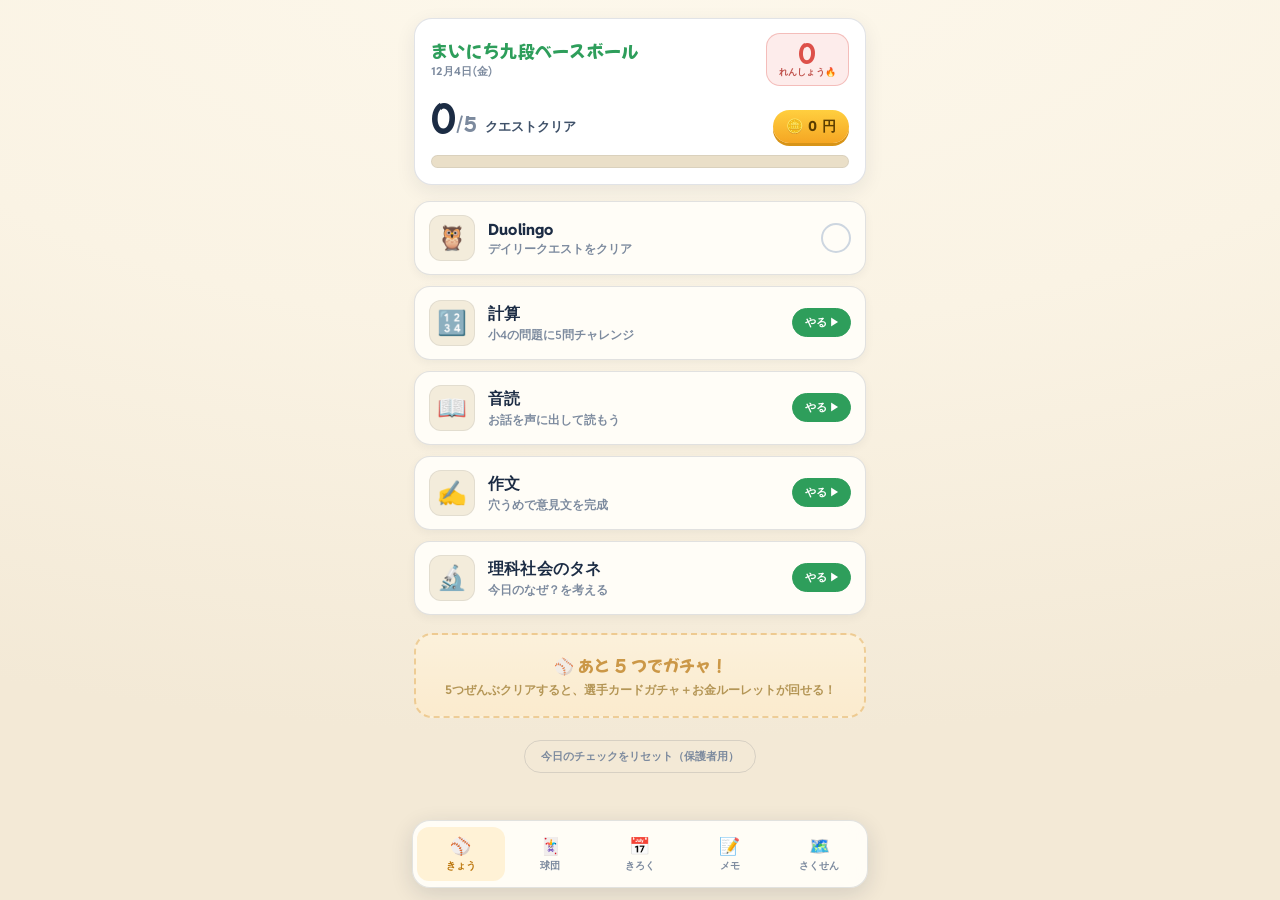
<file: source/backups/index_v8_backup.html>
<!DOCTYPE html>
<html lang="ja">
<head>
<meta charset="UTF-8">
<meta name="viewport" content="width=device-width, initial-scale=1.0, maximum-scale=1.0, user-scalable=no">
<title>まいにち九段ベースボール</title>
<style>
  @import url('https://fonts.googleapis.com/css2?family=Mochiy+Pop+One&family=Reddit+Sans:wght@400;600;800&display=swap');
  :root{
    --bg:#faf3e4;--bg2:#f3e9d6;--ink:#1c2c44;--ink2:#3f5169;--muted:#7c8a9e;
    --card:#fffdf7;--card2:#fff8ea;--line:rgba(28,44,68,.13);--line2:rgba(28,44,68,.08);
    --gold:#d4860a;--gold-deep:#bb750a;--gold-btn:#ffcf3f;--gold-btn2:#f5a623;
    --hit:#2ea556;--hit-light:#39b865;--hit-bg:#e7f6ec;--red:#dd5049;--red-bg:#fdeceb;
    --grass:#2e9e5b;
    --rN:#7d8da3;--rR:#2a9fd6;--rSR:#8259e6;--rSS:#d49a10;--rLG:#e0554a;
  }
  *{margin:0;padding:0;box-sizing:border-box;-webkit-tap-highlight-color:transparent;}
  html,body{height:100%;}
  body{font-family:'Reddit Sans','Hiragino Kaku Gothic ProN',sans-serif;
    background:radial-gradient(135% 90% at 50% -8%,#fdf8ec 0%,var(--bg) 50%,var(--bg2) 100%);
    color:var(--ink);min-height:100%;overflow-x:hidden;-webkit-text-size-adjust:100%;}
  .wrap{max-width:480px;margin:0 auto;padding:18px 14px 120px;position:relative;}

  .board{background:#fff;border:1.5px solid var(--line);border-radius:18px;padding:14px 16px 16px;position:relative;overflow:hidden;box-shadow:0 6px 20px rgba(28,44,68,.08);}
  .board-top{display:flex;justify-content:space-between;align-items:center;gap:10px;}
  .title{font-family:'Mochiy Pop One',sans-serif;font-size:17px;line-height:1.25;color:var(--grass);letter-spacing:.3px;}
  .date{font-size:11px;color:var(--muted);font-weight:700;margin-top:3px;letter-spacing:.3px;}
  .streak{text-align:center;background:var(--red-bg);border:1.5px solid rgba(221,80,73,.3);border-radius:14px;padding:6px 12px;min-width:74px;flex-shrink:0;}
  .streak .num{font-family:'Mochiy Pop One',sans-serif;font-size:24px;color:var(--red);line-height:1;}
  .streak .lbl{font-size:9px;color:#c0524c;font-weight:800;margin-top:2px;letter-spacing:.2px;}
  .count-row{display:flex;align-items:baseline;gap:8px;margin-top:14px;}
  .count-big{font-family:'Mochiy Pop One',sans-serif;font-size:34px;color:var(--ink);line-height:1;}
  .count-sub{font-size:13px;color:var(--ink2);font-weight:700;}
  .coin-chip{margin-left:auto;display:flex;align-items:center;gap:5px;background:linear-gradient(180deg,var(--gold-btn),var(--gold-btn2));color:#5a3d00;font-weight:800;font-size:14px;padding:7px 13px;border-radius:999px;box-shadow:0 3px 0 #d89417;}
  .bar{height:13px;background:#eadfc8;border-radius:99px;margin-top:12px;overflow:hidden;border:1px solid var(--line2);}
  .bar>i{display:block;height:100%;width:0;border-radius:99px;background:linear-gradient(90deg,var(--hit),var(--hit-light));transition:width .5s cubic-bezier(.2,.8,.2,1);}

  .quests{margin-top:16px;display:flex;flex-direction:column;gap:11px;}
  .quest{display:flex;align-items:center;gap:13px;background:var(--card);border:1.5px solid var(--line);border-radius:16px;padding:13px 14px;cursor:pointer;position:relative;transition:transform .12s,border-color .2s,background .2s;box-shadow:0 3px 10px rgba(28,44,68,.05);}
  .quest:active{transform:scale(.98);}
  .quest.done{background:var(--hit-bg);border-color:rgba(46,165,86,.4);}
  .qicon{width:46px;height:46px;flex-shrink:0;border-radius:12px;display:grid;place-items:center;font-size:24px;background:#f3ecdb;border:1px solid var(--line2);}
  .quest.done .qicon{background:#d6f0de;border-color:rgba(46,165,86,.3);}
  .qbody{flex:1;min-width:0;}
  .qname{font-weight:800;font-size:15.5px;color:var(--ink);letter-spacing:.2px;}
  .qdesc{font-size:11.5px;color:var(--muted);font-weight:600;margin-top:2px;line-height:1.35;}
  .quest.done .qname{color:#1e7a44;}
  .qgo{font-size:11px;font-weight:800;color:#fff;background:var(--grass);border:1px solid var(--grass);padding:6px 12px;border-radius:99px;flex-shrink:0;}
  .check{width:30px;height:30px;flex-shrink:0;border-radius:50%;border:2.5px solid #cdd6e0;display:grid;place-items:center;transition:all .2s;}
  .check svg{width:16px;height:16px;opacity:0;transform:scale(.4);transition:all .25s cubic-bezier(.2,1.4,.4,1);}
  .quest.done .check{background:var(--hit);border-color:var(--hit);box-shadow:0 0 10px rgba(46,165,86,.4);}
  .quest.done .check svg{opacity:1;transform:scale(1);}

  .gachabar{margin-top:18px;text-align:center;border-radius:18px;padding:18px;background:linear-gradient(180deg,#fff4dc,#ffeccb);border:2px dashed rgba(212,134,10,.45);opacity:.7;transition:opacity .4s;}
  .gachabar.on{opacity:1;border-style:solid;border-color:var(--gold-btn2);box-shadow:0 4px 20px rgba(245,166,35,.22);cursor:pointer;animation:gachapulse 1.6s infinite;}
  .gachabar .gt{font-family:'Mochiy Pop One',sans-serif;font-size:16px;color:var(--gold-deep);}
  .gachabar .gs{font-size:12px;color:#9a7320;font-weight:700;margin-top:5px;line-height:1.4;}
  .gachabar .gs b{color:var(--gold-deep);}
  .gachabar.done{opacity:.95;border-style:solid;border-color:rgba(46,165,86,.45);background:var(--hit-bg);animation:none;cursor:default;}
  .gachabar.done .gt{color:#1e7a44;}
  .gachabar.done .gs{color:#2c7a4c;}
  @keyframes gachapulse{0%,100%{box-shadow:0 4px 14px rgba(245,166,35,.18);}50%{box-shadow:0 4px 28px rgba(245,166,35,.4);}}

  .tabbar{position:fixed;left:50%;bottom:12px;transform:translateX(-50%);width:calc(100% - 24px);max-width:456px;background:rgba(255,253,247,.96);backdrop-filter:blur(10px);border:1.5px solid var(--line);border-radius:18px;display:flex;padding:6px 4px;gap:2px;z-index:30;box-shadow:0 6px 22px rgba(28,44,68,.14);}
  .tab{flex:1;text-align:center;padding:8px 1px;border-radius:12px;font-size:10px;font-weight:800;color:var(--muted);cursor:pointer;transition:all .2s;}
  .tab .ti{font-size:17px;display:block;margin-bottom:2px;}
  .tab.active{color:var(--gold-deep);background:#fff2d6;}

  .panel{display:none;}
  .panel.show{display:block;animation:fade .3s;}

  .sec-title{font-family:'Mochiy Pop One',sans-serif;font-size:15px;color:var(--ink);margin:24px 4px 2px;}
  .sec-sub{font-size:11.5px;color:var(--muted);font-weight:600;margin:0 4px 4px;line-height:1.5;}

  .stat-grid{display:grid;grid-template-columns:1fr 1fr;gap:11px;margin-top:16px;}
  .stat{background:var(--card);border:1.5px solid var(--line);border-radius:16px;padding:15px;text-align:center;box-shadow:0 3px 10px rgba(28,44,68,.05);}
  .stat .sn{font-family:'Mochiy Pop One',sans-serif;font-size:26px;color:var(--gold-deep);line-height:1.05;}
  .stat .sl{font-size:11px;color:var(--muted);font-weight:700;margin-top:6px;}
  .calhead{display:grid;grid-template-columns:repeat(7,1fr);gap:6px;margin-top:8px;}
  .calhead span{text-align:center;font-size:10px;color:var(--muted);font-weight:800;}
  .cal{display:grid;grid-template-columns:repeat(7,1fr);gap:6px;margin-top:6px;}
  .cal .cd{aspect-ratio:1;border-radius:9px;display:grid;place-items:center;font-size:12px;font-weight:700;background:#f3ecdb;border:1px solid var(--line2);color:var(--muted);}
  .cal .cd.win{background:linear-gradient(180deg,var(--hit-light),var(--hit));color:#fff;border-color:transparent;}
  .cal .cd.part{background:#fdebc4;color:var(--gold-deep);border-color:rgba(212,134,10,.3);}
  .cal .cd.today{outline:2px solid var(--gold-btn2);outline-offset:1px;}

  .coll-head{background:#fff;border:1.5px solid var(--line);border-radius:16px;padding:14px 16px;margin-top:16px;text-align:center;box-shadow:0 3px 10px rgba(28,44,68,.05);}
  .coll-head .ch-n{font-family:'Mochiy Pop One',sans-serif;font-size:30px;color:var(--gold-deep);}
  .coll-head .ch-l{font-size:12px;color:var(--muted);font-weight:700;margin-top:2px;}
  .coll-bar{height:10px;background:#eadfc8;border-radius:99px;margin-top:10px;overflow:hidden;}
  .coll-bar>i{display:block;height:100%;background:linear-gradient(90deg,var(--gold-btn),var(--gold-btn2));border-radius:99px;transition:width .5s;}
  .rar-group{margin-top:18px;}
  .rar-label{font-size:12px;font-weight:800;letter-spacing:.5px;margin:0 4px 8px;display:flex;align-items:center;gap:6px;}
  .card-grid{display:grid;grid-template-columns:repeat(3,1fr);gap:9px;}
  .pcard{aspect-ratio:.72;border-radius:12px;position:relative;overflow:hidden;display:flex;flex-direction:column;align-items:center;justify-content:center;padding:8px 5px;border:1.5px solid var(--line);background:#fff;text-align:center;box-shadow:0 2px 8px rgba(28,44,68,.06);}
  .pcard.locked{opacity:.9;background:#f1ebde;}
  .pcard .pe{font-size:30px;line-height:1;}
  .pcard .pn{font-size:9.5px;font-weight:800;margin-top:5px;line-height:1.2;color:var(--ink);}
  .pcard .pp{font-size:8px;font-weight:700;color:var(--muted);margin-top:2px;}
  .pcard .pcount{position:absolute;top:4px;right:5px;font-size:9px;font-weight:800;background:var(--ink);padding:1px 6px;border-radius:99px;color:#fff;}
  .pcard .plock{font-size:24px;color:#c2ccd8;}
  .pcard .pstars{font-size:8px;margin-top:3px;letter-spacing:-1px;}

  .screen{position:fixed;inset:0;z-index:50;background:radial-gradient(135% 90% at 50% -8%,#fdf8ec 0%,var(--bg) 55%,var(--bg2) 100%);display:none;flex-direction:column;}
  .screen.show{display:flex;animation:slideup .3s;}
  .scr-head{display:flex;align-items:center;gap:12px;padding:16px 16px 12px;border-bottom:1.5px solid var(--line);background:rgba(255,253,247,.9);}
  .scr-head .x{width:38px;height:38px;border-radius:11px;background:#f3ecdb;border:1px solid var(--line);display:grid;place-items:center;font-size:20px;cursor:pointer;flex-shrink:0;color:var(--ink2);}
  .scr-head .ht{font-family:'Mochiy Pop One',sans-serif;font-size:16px;color:var(--ink);}
  .scr-head .hs{font-size:11px;color:var(--muted);font-weight:600;margin-top:1px;}
  .scr-body{flex:1;overflow-y:auto;padding:16px;max-width:480px;margin:0 auto;width:100%;}
  .scr-foot{padding:12px 16px calc(12px + env(safe-area-inset-bottom));border-top:1.5px solid var(--line);max-width:480px;margin:0 auto;width:100%;background:rgba(255,253,247,.9);}

  .lvl-pill{display:inline-flex;align-items:center;gap:6px;font-size:11px;font-weight:800;color:var(--gold-deep);background:#fdebc4;border:1px solid rgba(212,134,10,.35);padding:5px 11px;border-radius:99px;white-space:nowrap;}
  .theme-tag{display:inline-flex;align-items:center;gap:5px;font-size:12px;font-weight:800;color:#1e7a44;background:var(--hit-bg);border:1px solid rgba(46,165,86,.35);padding:5px 12px;border-radius:99px;margin-bottom:12px;}

  .calc-card{background:#fff;border:1.5px solid var(--line);border-radius:20px;padding:26px 20px;text-align:center;margin-top:8px;box-shadow:0 4px 14px rgba(28,44,68,.07);}
  .calc-type{font-size:12px;font-weight:800;color:var(--muted);margin-bottom:10px;letter-spacing:.5px;}
  .calc-q{font-family:'Mochiy Pop One',sans-serif;font-size:38px;letter-spacing:1px;color:var(--ink);line-height:1.2;}
  .calc-input{margin-top:20px;width:100%;font-size:34px;text-align:center;font-family:'Mochiy Pop One',sans-serif;background:#fffdf7;border:2px solid var(--line);border-radius:14px;color:var(--gold-deep);padding:12px;outline:none;}
  .calc-input:focus{border-color:var(--gold-btn2);}
  .calc-progress{display:flex;justify-content:center;gap:6px;margin-top:16px;}
  .pip{width:13px;height:13px;border-radius:50%;background:#dde3ea;border:1px solid var(--line);}
  .pip.ok{background:var(--hit);border-color:var(--hit);}
  .pip.ng{background:var(--red);border-color:var(--red);}
  .feedback{min-height:24px;margin-top:14px;font-weight:800;font-size:15px;}
  .feedback.good{color:var(--hit);}
  .feedback.bad{color:#e0762b;}
  .hintbox{background:#fdf3da;border:1px solid rgba(212,134,10,.3);border-radius:12px;padding:12px 14px;margin-top:14px;font-size:13px;line-height:1.6;color:#7d5e15;text-align:left;display:none;}
  .hintbox.show{display:block;animation:fade .3s;}

  .btn{display:block;width:100%;border:none;border-radius:14px;font-family:inherit;font-weight:800;font-size:16px;padding:15px;cursor:pointer;transition:transform .1s;}
  .btn:active{transform:scale(.98);}
  .btn:disabled{opacity:.55;}
  .btn-gold{background:linear-gradient(180deg,var(--gold-btn),var(--gold-btn2));color:#5a3d00;box-shadow:0 4px 0 #d89417;}
  .btn-ghost{background:#f3ecdb;color:var(--ink2);border:1px solid var(--line);}
  .btn-green{background:linear-gradient(180deg,var(--hit-light),var(--hit));color:#fff;box-shadow:0 4px 0 #1f8048;}
  .btn-sm{padding:11px;font-size:14px;}

  .themes{display:grid;grid-template-columns:1fr 1fr;gap:10px;margin-top:10px;}
  .theme-chip{background:var(--card);border:1.5px solid var(--line);border-radius:14px;padding:18px 12px;text-align:center;cursor:pointer;transition:all .15s;}
  .theme-chip:active{transform:scale(.97);}
  .theme-chip .te{font-size:32px;}
  .theme-chip .tn{font-size:13px;font-weight:800;margin-top:6px;color:var(--ink);}

  .ai-card{background:#fff;border:1.5px solid var(--line);border-radius:16px;padding:18px;margin-top:14px;box-shadow:0 3px 12px rgba(28,44,68,.06);}
  .ai-story{font-size:18px;line-height:2.25;color:var(--ink);font-weight:600;}
  .ai-story rt{font-size:10px;color:var(--muted);font-weight:600;}
  .ai-label{font-size:11px;font-weight:800;color:var(--gold-deep);letter-spacing:.5px;margin-bottom:10px;display:flex;align-items:center;gap:6px;}
  .q-item{background:var(--card2);border:1px solid var(--line);border-radius:12px;padding:13px;margin-top:10px;}
  .q-item .qq{font-weight:800;font-size:14px;color:var(--ink);line-height:1.5;}
  .answer-area{width:100%;margin-top:10px;background:#fffdf7;border:2px solid var(--line);border-radius:12px;color:var(--ink);padding:12px;font-family:inherit;font-size:15px;line-height:1.6;resize:vertical;min-height:64px;outline:none;}
  .answer-area:focus{border-color:var(--gold-btn2);}
  .char-count{text-align:right;font-size:11px;color:var(--muted);font-weight:700;margin-top:4px;}
  .char-count.warn{color:var(--gold-deep);}

  .aozora-list{margin-top:12px;display:flex;flex-direction:column;gap:8px;}
  .aozora-item{display:flex;align-items:center;gap:11px;background:var(--card2);border:1px solid var(--line);border-radius:12px;padding:11px 13px;text-decoration:none;color:inherit;transition:all .15s;}
  .aozora-item:active{transform:scale(.98);background:#fbf2dd;}
  .aozora-item .ae{font-size:22px;flex-shrink:0;}
  .aozora-item .at{flex:1;min-width:0;}
  .aozora-item .atn{font-weight:800;font-size:14px;color:var(--ink);}
  .aozora-item .atm{font-size:11px;color:var(--muted);font-weight:600;margin-top:1px;}
  .aozora-item .arrow{font-size:14px;color:var(--muted);flex-shrink:0;}

  .tmpl-box{font-size:16px;line-height:2.3;color:var(--ink);font-weight:600;background:var(--card2);border:1px solid var(--line);border-radius:12px;padding:14px;margin-top:6px;}
  .tmpl-blank{display:inline-block;min-width:60px;border-bottom:2px solid var(--gold-btn2);color:var(--gold-deep);font-weight:800;text-align:center;padding:0 6px;}
  .tmpl-blank.filled{color:#1e7a44;border-color:var(--hit);}
  .blank-input{margin-top:10px;}
  .blank-input label{display:block;font-size:12.5px;font-weight:800;color:var(--gold-deep);margin-bottom:4px;}
  .blank-input .bhint{font-size:11px;color:var(--muted);font-weight:600;margin-bottom:5px;}
  .blank-input input{width:100%;background:#fffdf7;border:2px solid var(--line);border-radius:10px;color:var(--ink);padding:11px;font-family:inherit;font-size:15px;outline:none;}
  .blank-input input:focus{border-color:var(--gold-btn2);}
  .preview{background:#fdf3da;border:1px dashed rgba(212,134,10,.4);border-radius:12px;padding:14px;margin-top:14px;font-size:15px;line-height:2;color:var(--ink);font-weight:600;}
  .preview .pl{font-size:11px;font-weight:800;color:var(--gold-deep);letter-spacing:.5px;margin-bottom:8px;display:block;}

  .sensei-reply{background:var(--hit-bg);border:1.5px solid rgba(46,165,86,.35);border-radius:16px;padding:16px;margin-top:14px;}
  .sensei-reply .sr-head{display:flex;align-items:center;gap:8px;font-weight:800;color:#1e7a44;font-size:13px;margin-bottom:8px;}
  .sensei-reply .sr-body{font-size:14.5px;line-height:1.75;color:#234a32;white-space:pre-wrap;}

  .gemini-box{background:linear-gradient(180deg,#eef4ff,#e4edff);border:2px solid #b9cdf5;border-radius:16px;padding:16px;margin-top:14px;}
  .gemini-box .gb-head{font-weight:800;color:#3a5bb8;font-size:15px;display:flex;align-items:center;gap:7px;margin-bottom:4px;}
  .gemini-box .gb-sub{font-size:12px;color:#5a6b90;font-weight:700;line-height:1.5;margin-bottom:12px;}
  .gemini-steps{display:flex;gap:6px;margin-bottom:12px;}
  .gemini-steps .gstep{flex:1;text-align:center;font-size:10.5px;font-weight:800;color:#3a5bb8;background:#fff;border:1px solid #cdd9f0;border-radius:9px;padding:8px 3px;line-height:1.3;}
  .gemini-prompt{width:100%;background:#fff;border:1.5px solid #cdd9f0;border-radius:10px;color:#1c2c44;padding:11px;font-family:inherit;font-size:12.5px;line-height:1.6;resize:vertical;min-height:88px;outline:none;}
  .btn-copy{background:#fff;border:2px solid #5b7fd4;color:#2f4f9e;}
  .btn-gemini{background:linear-gradient(180deg,#5b8def,#466fd6);color:#fff;box-shadow:0 4px 0 #3a5bbd;text-decoration:none;display:flex;align-items:center;justify-content:center;gap:7px;}
  .copied-note{font-size:12.5px;font-weight:800;color:#1e7a44;text-align:center;margin-top:8px;min-height:18px;}
  .after-gemini{font-size:11.5px;font-weight:800;color:#7c8a9e;margin:18px 4px 0;text-align:center;}

  .choice-btn{display:flex;flex-direction:column;width:100%;text-align:left;background:var(--card);border:2px solid var(--line);border-radius:14px;padding:13px;margin-top:10px;cursor:pointer;font-family:inherit;transition:all .15s;box-shadow:0 2px 8px rgba(28,44,68,.05);}
  .choice-btn:active{transform:scale(.99);}
  .choice-btn:disabled{cursor:default;}
  .choice-row{display:flex;align-items:flex-start;gap:11px;}
  .choice-mark{flex-shrink:0;width:27px;height:27px;border-radius:8px;background:#f3ecdb;color:var(--ink2);font-weight:800;font-size:14px;display:grid;place-items:center;}
  .choice-text{font-size:14.5px;font-weight:700;color:var(--ink);line-height:1.5;padding-top:3px;}
  .choice-btn.selected{border-color:var(--gold-btn2);background:#fdf3da;}
  .choice-btn.selected .choice-mark{background:var(--gold-btn2);color:#fff;}
  .choice-btn.correct{border-color:var(--hit);background:var(--hit-bg);}
  .choice-btn.correct .choice-mark{background:var(--hit);color:#fff;}
  .choice-btn.wrong{opacity:.62;}
  .choice-btn.chosen-outline{box-shadow:0 0 0 2.5px rgba(28,44,68,.4);}
  .choice-comment{font-size:12px;font-weight:700;color:var(--ink2);margin-top:8px;line-height:1.55;padding-left:38px;}
  .choice-btn.correct .choice-comment{color:#1e7a44;}

  .ins-card{background:var(--card);border:1px solid var(--line);border-radius:14px;padding:14px;margin-top:12px;box-shadow:0 2px 8px rgba(28,44,68,.04);}
  .ins-h{font-size:13.5px;font-weight:800;color:var(--ink);margin-bottom:10px;}
  .ins-empty{font-size:12.5px;color:#9aa6b4;font-weight:700;padding:6px 0;}
  .ins-row{display:flex;align-items:center;gap:9px;margin-top:9px;}
  .ins-label{flex-shrink:0;width:104px;font-size:11.5px;font-weight:800;color:var(--ink2);line-height:1.3;}
  .ins-track{flex:1;height:14px;background:#eee6d4;border-radius:7px;overflow:hidden;}
  .ins-fill{height:100%;border-radius:7px;transition:width .5s ease;}
  .ins-val{flex-shrink:0;width:58px;text-align:right;font-size:12px;font-weight:800;color:var(--ink);}
  .ins-val .ins-n{display:block;font-size:9.5px;color:#9aa6b4;font-weight:700;}
  .ins-count-grid{display:grid;grid-template-columns:1fr 1fr;gap:8px;}
  .ins-count{background:#faf6ec;border:1px solid var(--line);border-radius:10px;padding:9px;}
  .ins-count .ic-th{font-size:11px;font-weight:800;color:var(--ink2);margin-bottom:4px;}
  .ins-count .ic-nums{display:flex;gap:12px;font-size:13px;font-weight:800;color:var(--ink);}
  .ins-comment{background:linear-gradient(180deg,#eafaf0,#e2f5ea);border:1.5px solid #b6e2c6;border-radius:14px;padding:13px;margin-top:14px;font-size:12.5px;font-weight:700;color:#1e5836;line-height:1.7;}

  .loading{text-align:center;padding:40px 16px;color:var(--muted);font-weight:700;font-size:14px;}
  .loading .dots{display:inline-block;animation:blink 1.2s infinite;}
  .spinner{width:42px;height:42px;border:4px solid rgba(28,44,68,.12);border-top-color:var(--gold-btn2);border-radius:50%;margin:0 auto 16px;animation:spin 1s linear infinite;}

  .log-item{background:var(--card);border:1.5px solid var(--line);border-radius:13px;padding:13px;margin-top:10px;box-shadow:0 2px 8px rgba(28,44,68,.05);}
  .log-meta{display:flex;justify-content:space-between;font-size:11px;color:var(--muted);font-weight:700;margin-bottom:6px;}
  .log-tag{font-size:10px;font-weight:800;padding:2px 8px;border-radius:99px;background:#fdebc4;color:var(--gold-deep);}
  .log-q{font-size:12.5px;color:var(--ink2);font-weight:700;line-height:1.5;}
  .log-a{font-size:13.5px;color:var(--ink);line-height:1.6;margin-top:5px;padding-left:10px;border-left:2px solid var(--line);}

  .roadmap{margin-top:14px;display:flex;flex-direction:column;gap:10px;}
  .rm{background:var(--card);border:1.5px solid var(--line);border-radius:14px;padding:13px 14px;box-shadow:0 2px 8px rgba(28,44,68,.05);}
  .rm .rmh{display:flex;align-items:center;gap:9px;font-weight:800;font-size:14.5px;color:var(--ink);}
  .rm .rmh .e{font-size:19px;}
  .rm .rmh .tag{margin-left:auto;font-size:9.5px;font-weight:800;padding:3px 8px;border-radius:99px;letter-spacing:.3px;}
  .tag.top{background:#fdebc4;color:var(--gold-deep);border:1px solid rgba(212,134,10,.35);}
  .tag.keep{background:var(--hit-bg);color:#1e7a44;border:1px solid rgba(46,165,86,.35);}
  .rm ul{margin:9px 0 0;padding-left:18px;}
  .rm li{font-size:12.5px;color:var(--ink2);line-height:1.6;margin-bottom:3px;}

  .reset{margin:22px auto 0;display:block;background:none;border:1px solid var(--line);color:var(--muted);font-size:11px;font-weight:700;padding:8px 16px;border-radius:99px;cursor:pointer;}

  .burst{position:fixed;inset:0;pointer-events:none;z-index:90;}
  .spark{position:absolute;width:11px;height:11px;border-radius:2px;will-change:transform,opacity;}

  .gacha{position:fixed;inset:0;z-index:80;display:none;flex-direction:column;align-items:center;justify-content:center;padding:24px;background:radial-gradient(120% 80% at 50% 25%,#fff6e0 0%,#f6ecd8 65%,#efe3cd 100%);text-align:center;overflow:hidden;}
  .gacha.show{display:flex;animation:fade .3s;}
  .gacha-step{width:100%;max-width:340px;display:flex;flex-direction:column;align-items:center;}
  .gacha-h{font-family:'Mochiy Pop One',sans-serif;font-size:20px;color:var(--gold-deep);margin-bottom:6px;}
  .gacha-sub{font-size:13px;color:var(--ink2);font-weight:700;margin-bottom:22px;line-height:1.5;}

  .pack{width:160px;height:210px;border-radius:18px;cursor:pointer;position:relative;background:linear-gradient(145deg,#fff,#fdf3da);border:3px solid var(--gold-btn2);display:grid;place-items:center;box-shadow:0 12px 36px rgba(212,134,10,.28),inset 0 2px 10px rgba(255,255,255,.6);animation:packfloat 2.2s ease-in-out infinite;}
  .pack:active{transform:scale(.96);}
  .pack .pball{font-size:74px;animation:packspin 3s linear infinite;}
  .pack .ptap{position:absolute;bottom:14px;font-size:12px;font-weight:800;color:#fff;background:var(--gold-btn2);padding:5px 14px;border-radius:99px;box-shadow:0 2px 6px rgba(212,134,10,.3);}
  @keyframes packfloat{0%,100%{transform:translateY(0)}50%{transform:translateY(-10px)}}
  @keyframes packspin{0%{transform:rotate(0)}100%{transform:rotate(360deg)}}

  .reveal-card{width:200px;height:280px;border-radius:18px;position:relative;display:flex;flex-direction:column;align-items:center;justify-content:center;padding:18px;border:3px solid var(--gold-btn2);background:#fff;box-shadow:0 0 50px var(--cardglow,rgba(245,166,35,.5)),0 10px 30px rgba(28,44,68,.18);animation:cardpop .6s cubic-bezier(.2,1.4,.4,1);overflow:hidden;}
  .reveal-card::before{content:'';position:absolute;inset:0;background:linear-gradient(145deg,var(--cardbg1,#fff4dc),var(--cardbg2,#ffe8c0));opacity:.55;z-index:0;}
  .reveal-card>*{position:relative;z-index:1;}
  .reveal-card .rc-rar{font-size:13px;font-weight:800;letter-spacing:1px;color:var(--cardcolor,#333);}
  .reveal-card .rc-stars{font-size:18px;margin:4px 0 12px;letter-spacing:-1px;}
  .reveal-card .rc-e{font-size:80px;line-height:1;filter:drop-shadow(0 4px 8px rgba(28,44,68,.25));}
  .reveal-card .rc-n{font-family:'Mochiy Pop One',sans-serif;font-size:16px;margin-top:14px;color:var(--ink);line-height:1.25;}
  .reveal-card .rc-p{font-size:11px;font-weight:700;color:var(--ink2);margin-top:4px;}
  .reveal-card .rc-new{position:absolute;top:10px;right:-2px;font-size:10px;font-weight:800;background:var(--rLG);color:#fff;padding:3px 12px;border-radius:4px;box-shadow:0 2px 6px rgba(28,44,68,.25);}
  @keyframes cardpop{0%{transform:scale(.3) rotate(-12deg);opacity:0}60%{transform:scale(1.08) rotate(3deg)}100%{transform:scale(1) rotate(0);opacity:1}}

  .roulette{width:100%;max-width:300px;height:120px;border-radius:16px;border:3px solid var(--gold-btn2);background:#fffdf7;overflow:hidden;position:relative;box-shadow:inset 0 0 24px rgba(28,44,68,.1);}
  .roulette::before,.roulette::after{content:'';position:absolute;left:0;right:0;height:36px;z-index:2;pointer-events:none;}
  .roulette::before{top:0;background:linear-gradient(180deg,#fffdf7,transparent);}
  .roulette::after{bottom:0;background:linear-gradient(0deg,#fffdf7,transparent);}
  .roulette .needle{position:absolute;top:50%;left:0;right:0;height:48px;transform:translateY(-50%);border-top:2px solid var(--gold-btn2);border-bottom:2px solid var(--gold-btn2);z-index:3;pointer-events:none;background:rgba(245,166,35,.08);}
  .roul-strip{position:absolute;left:0;right:0;top:0;will-change:transform;}
  .roul-item{height:48px;display:flex;align-items:center;justify-content:center;font-family:'Mochiy Pop One',sans-serif;font-size:30px;color:var(--ink);}
  .roul-item.big{color:var(--gold-deep);}

  .gacha-result{font-family:'Mochiy Pop One',sans-serif;font-size:46px;color:var(--gold-deep);margin-top:4px;animation:pop .5s;}
  .gacha-total{font-size:14px;color:var(--ink2);font-weight:700;margin-top:14px;}
  .gacha-total b{color:var(--gold-deep);font-size:20px;font-family:'Mochiy Pop One',sans-serif;}
  .gacha-btn{margin-top:26px;background:linear-gradient(180deg,var(--gold-btn),var(--gold-btn2));border:none;color:#5a3d00;font-weight:800;font-size:16px;padding:14px 38px;border-radius:99px;cursor:pointer;box-shadow:0 4px 0 #d89417;font-family:inherit;}
  .gacha-btn:active{transform:scale(.97);}

  @keyframes pop{0%{transform:scale(.8);opacity:0}60%{transform:scale(1.04)}100%{transform:scale(1);opacity:1}}
  @keyframes fade{from{opacity:0}to{opacity:1}}
  @keyframes slideup{from{transform:translateY(30px);opacity:0}to{transform:translateY(0);opacity:1}}
  @keyframes spin{to{transform:rotate(360deg)}}
  @keyframes blink{0%,100%{opacity:.35}50%{opacity:1}}
  @media (prefers-reduced-motion:reduce){*{animation:none!important;transition:none!important;}}

</style>
</head>
<body>
<div class="wrap">
  <div class="panel show" id="panel-today">
    <div class="board">
      <div class="board-top">
        <div><div class="title">まいにち九段ベースボール</div><div class="date" id="dateLabel">--</div></div>
        <div class="streak"><div class="num" id="streakNum">0</div><div class="lbl">れんしょう🔥</div></div>
      </div>
      <div class="count-row">
        <span class="count-big"><span id="doneNum">0</span><span style="font-size:18px;color:#7c8a9e">/5</span></span>
        <span class="count-sub">クエストクリア</span>
        <span class="coin-chip">🪙 <span id="coinTotal">0</span>円</span>
      </div>
      <div class="bar"><i id="barFill"></i></div>
    </div>
    <div class="quests" id="questList"></div>
    <div class="gachabar" id="gachaBar">
      <div class="gt" id="gachaT">⚾ あと 5 つでガチャ！</div>
      <div class="gs" id="gachaS">5つぜんぶクリアすると、選手カードガチャ＋お金ルーレットが回せる！</div>
    </div>
    <button class="reset" id="resetBtn">今日のチェックをリセット（保護者用）</button>
  </div>

  <div class="panel" id="panel-zukan">
    <div class="board"><div class="board-top"><div><div class="title">ぼくの球団</div><div class="date">集めた選手カード図鑑</div></div></div></div>
    <div class="coll-head">
      <div class="ch-n"><span id="collGot">0</span> / <span id="collTotal">0</span></div>
      <div class="ch-l">選手カード コンプリート率</div>
      <div class="coll-bar"><i id="collBar"></i></div>
    </div>
    <div id="collBody"></div>
  </div>

  <div class="panel" id="panel-record">
    <div class="board"><div class="board-top"><div><div class="title">きろく</div><div class="date">これまでのがんばり</div></div></div></div>
    <div class="stat-grid">
      <div class="stat"><div class="sn" id="stTotal">0</div><div class="sl">ホームランの日</div></div>
      <div class="stat"><div class="sn" id="stBest">0</div><div class="sl">さいこう連勝🔥</div></div>
      <div class="stat"><div class="sn" id="stYen">0</div><div class="sl">ためた金額(円)</div></div>
      <div class="stat"><div class="sn" id="stCalc" style="font-size:17px">小4 きほん</div><div class="sl">計算のレベル</div></div>
    </div>
    <div class="sec-title">カレンダー</div>
    <div class="sec-sub">緑=ぜんぶクリア / 黄=とちゅうまで</div>
    <div class="calhead"><span>日</span><span>月</span><span>火</span><span>水</span><span>木</span><span>金</span><span>土</span></div>
    <div class="cal" id="calGrid"></div>
    <div class="sec-title" style="margin-top:26px">📊 学習のみえる化</div>
    <div class="sec-sub">どこが伸びていて、どこがもう一歩か、ひと目でわかります（保護者むけ）</div>
    <div id="insights"></div>
  </div>

  <div class="panel" id="panel-parent">
    <div class="board"><div class="board-top"><div><div class="title">先生メモ</div><div class="date">息子さんの答え・先生の講評（保護者用）</div></div></div></div>
    <div class="sec-sub" style="margin-top:14px;">作文・音読・理科社会で、息子さんが書いた答えとAI先生の講評がここに残ります。新しい順。ときどき目を通して、明らかな間違いがあれば教えてあげてください。</div>
    <div id="logList"></div>
  </div>

  <div class="panel" id="panel-plan">
    <div class="board"><div class="board-top"><div><div class="title">さくせん</div><div class="date">九段中をめざすロードマップ</div></div></div></div>
    <div class="sec-title">5つのデイリークエスト → ガチャ</div>
    <div class="sec-sub">5つクリアでガチャが回せる。毎日つづけると約1か月で1,400円ペース。</div>
    <div class="roadmap">
      <div class="rm"><div class="rmh"><span class="e">🦉</span>Duolingo<span class="tag keep">毎日</span></div><ul><li>デイリークエストをクリア（保護者が確認）</li></ul></div>
      <div class="rm"><div class="rmh"><span class="e">🔢</span>計算<span class="tag top">最優先</span></div><ul><li>小4の問題（筆算・九九・わり算・□・割合）をまんべんなく</li><li>正答率で「きほん→ひょうじゅん→はってん」へ自動調整</li></ul></div>
      <div class="rm"><div class="rmh"><span class="e">📖</span>音読<span class="tag top">最優先</span></div><ul><li>えらんだテーマで先生が10分音読用の長めのお話を書く</li><li>青空文庫の名作も読める</li></ul></div>
      <div class="rm"><div class="rmh"><span class="e">✍️</span>作文<span class="tag keep">穴うめ式</span></div><ul><li>空欄をうめるだけで200字の意見文が完成</li></ul></div>
      <div class="rm"><div class="rmh"><span class="e">🔬</span>理科・社会のタネ</div><ul><li>えらんだテーマで「今日のなぜ？」を考える</li></ul></div>
    </div>
    <div class="sec-title">九段中のしくみ（保護者メモ）</div>
    <div class="sec-sub">報告書200＋適性1(国語)200＋適性2(資料)300＋適性3(理数)300＝1000点。配点の6割が算数・理科・資料系。報告書は小4から入るので学校の成績も大事。</div>
    <button class="reset" id="resetAllBtn">全データを初期化（保護者用）</button>
  </div>
</div>

<div class="tabbar">
  <div class="tab active" data-tab="today"><span class="ti">⚾</span>きょう</div>
  <div class="tab" data-tab="zukan"><span class="ti">🃏</span>球団</div>
  <div class="tab" data-tab="record"><span class="ti">📅</span>きろく</div>
  <div class="tab" data-tab="parent"><span class="ti">📝</span>メモ</div>
  <div class="tab" data-tab="plan"><span class="ti">🗺️</span>さくせん</div>
</div>

<div class="screen" id="screen"><div id="screenInner"></div></div>
<div class="gacha" id="gacha"><div id="gachaInner"></div></div>
<div class="burst" id="burst"></div>

<script>
// ===== 内蔵コンテンツ＋アプリ本体（オフライン・単体動作版 v5）=====
// ============ 内蔵コンテンツ：音読 ============
// 各話 {t:タイトル, s:本文(《》ふりがな), q:読みとり質問, a:模範要約例}
const READINGS={
baseball:[
 {t:'はじめてのホームラン',s:'ユウタは、いつも空振《からぶ》りばかりの一年生だった。チームでいちばん下手《へた》だと言われ、くやしくて毎日《まいにち》、家のかべに向《む》かってボールを打《う》ち続《つづ》けた。手にまめができても、やめなかった。むかえた試合《しあい》の日。ピッチャーが投《な》げた球《たま》を、ユウタは思いきりふった。カキーンと高《たか》い音《おと》がして、ボールは青空《あおぞら》へ消《き》えていった。生《う》まれてはじめてのホームランだった。ベンチのみんなが、なみだを流《なが》してよろこんでくれた。下手でも、あきらめずに続けた人だけが見《み》られる景色《けしき》が、そこにはあった。',q:'ユウタはどうやってホームランを打てるようになったのかな？',a:'下手だと言われたユウタが、毎日かべに向かって練習を続けて、試合ではじめてホームランを打った話。'},
 {t:'大谷選手の二刀流',s:'大谷翔平《おおたにしょうへい》という選手《せんしゅ》は、ピッチャーとバッターの両方《りょうほう》をこなす「二刀流《にとうりゅう》」で世界《せかい》をおどろかせた。ふつう、投《な》げる練習《れんしゅう》と打《う》つ練習は別《べつ》のもので、両方を一流《いちりゅう》にするのはむりだと言われていた。でも大谷選手は、子《こ》どものころからの夢《ゆめ》をあきらめなかった。だれよりも体《からだ》をきたえ、食事《しょくじ》や睡眠《すいみん》まで考《かんが》えぬいた。「できない」と言われたことを「できる」に変《か》えたのだ。今《いま》では世界中《せかいじゅう》の子どもたちが、大谷選手を見《み》て夢を持《も》つようになった。',q:'なぜ大谷選手はすごいと言われているのかな？',a:'むりだと言われた二刀流を、夢をあきらめず努力して実現し、世界をおどろかせた話。'},
 {t:'サッカーボールのひみつ',s:'サッカーボールをよく見《み》ると、白《しろ》と黒《くろ》の四角《しかく》や五角形《ごかくけい》がつなぎ合《あ》わさってできている。なぜ、わざわざこんな形《かたち》にするのだろう。じつは、平《たい》らな板《いた》をたくさんつなげると、きれいな丸《まる》い球《きゅう》に近《ちか》づくからだ。丸《まる》ければ丸いほど、まっすぐ転《ころ》がり、思《おも》ったところへ飛《と》んでいく。白と黒のもようにも理由《りゆう》がある。昔《むかし》の白黒《しろくろ》テレビでも、ボールがどう回転《かいてん》しているか見《み》やすくするためだったのだ。あたりまえに見えるものにも、考《かんが》えぬかれた工夫《くふう》がかくれている。',q:'サッカーボールが白と黒のもようなのは、なぜだった？',a:'たくさんの板をつなげて丸い形にするため、白黒は回転を見やすくするための工夫だという話。'},
 {t:'イチローのバット',s:'イチローという選手《せんしゅ》は、自分《じぶん》の道具《どうぐ》をとても大切《たいせつ》にすることで有名《ゆうめい》だった。試合《しあい》が終《お》わると、グローブを毎回《まいかい》ていねいにみがき、バットは専用《せんよう》のケースに入《い》れて、しめった場所《ばしょ》に置《お》かないようにした。「道具を大事《だいじ》にしない人《ひと》は、よいプレーはできない」と考《かんが》えていたからだ。小《ちい》さなことを、だれよりもきちんと続《つづ》ける。その積《つ》み重《かさ》ねが、世界《せかい》の記録《きろく》を作《つく》る選手をささえていた。天才《てんさい》と呼《よ》ばれた人《ひと》は、じつはいちばん地道《じみち》な人《ひと》だったのだ。',q:'イチローはどんなことを大切にしていたのかな？',a:'道具をていねいに手入れし、小さなことを地道に続けることを大切にしていたという話。'},
 {t:'円陣のかけ声',s:'試合《しあい》が始《はじ》まる前《まえ》、選手《せんしゅ》たちは肩《かた》を組《く》んで円《えん》になり、大《おお》きな声《こえ》でかけ声《ごえ》を出《だ》す。これを「円陣《えんじん》」という。なぜ、わざわざ集《あつ》まって声を出すのだろう。じつは、みんなで同《おな》じ言葉《ことば》をさけぶと、きんちょうがやわらぎ、心《こころ》が一《ひと》つになるからだ。一人《ひとり》ではこわい相手《あいて》も、仲間《なかま》といっしょなら立《た》ち向《む》かえる。スポーツは体《からだ》の力《ちから》だけでなく、心の力もとても大事《だいじ》なのだ。声を出すという小《ちい》さな行動《こうどう》が、チーム全体《ぜんたい》を強《つよ》くしている。',q:'円陣を組んで声を出すのは、なぜなのかな？',a:'みんなで声を出すことで、きんちょうがやわらぎ、心が一つになってチームが強くなるという話。'},
],
nature:[
 {t:'ティラノサウルスの目',s:'恐竜《きょうりゅう》の王様《おうさま》、ティラノサウルスは、するどい歯《は》と大《おお》きな体《からだ》で有名《ゆうめい》だ。でも、もっとすごいのは「目《め》」だったと言《い》われている。ティラノサウルスの目は前向《まえむ》きについていて、二《ふた》つの目で同《おな》じものを見《み》ることができた。すると、えものまでのきょりが正確《せいかく》にわかる。だから、にげる動物《どうぶつ》にとびかかるのが上手《じょうず》だったのだ。今《いま》のワシやタカも、同じように前向きの目を持《も》っている。体の大きさだけでなく、目のしくみまで、かりに向《む》いた体だったのだ。',q:'ティラノサウルスの目には、どんなひみつがあった？',a:'前向きの目で二つの目を使い、えものまでのきょりを正確につかめたから、かりが上手だったという話。'},
 {t:'宇宙にうかぶ理由',s:'宇宙飛行士《うちゅうひこうし》は、宇宙船《うちゅうせん》の中《なか》でフワフワとうかんでいる。なぜ重《おも》さがなくなるのだろう。じつは、重さがゼロになっているわけではない。宇宙船は地球《ちきゅう》のまわりをものすごい速《はや》さで回《まわ》り続《つづ》けていて、ずっと「落《お》ち続《つづ》けている」状態《じょうたい》なのだ。落ちながら前《まえ》に進《すす》むので、地面《じめん》にぶつからずに回り続ける。その中《なか》にいる人《ひと》も、いっしょに落ち続けているから、うかんでいるように感《かん》じる。ふしぎに見《み》えることも、よく考《かんが》えると、ちゃんと理由《りゆう》があるのだ。',q:'宇宙飛行士がうかんで見えるのは、なぜなのかな？',a:'宇宙船が地球のまわりを回りながらずっと落ち続けていて、中の人も一緒に落ちているからうかんで見えるという話。'},
 {t:'ホタルの光',s:'夏《なつ》の夜《よる》、ホタルはおしりを光《ひか》らせて飛《と》ぶ。あの光は、熱《あつ》くないのにかがやく、ふしぎな光だ。ホタルの体《からだ》の中《なか》には、光のもとになる特別《とくべつ》な物質《ぶっしつ》があり、それが空気《くうき》とまざると光る。電球《でんきゅう》のように熱《ねつ》を出《だ》さないので、エネルギーをむだにしない、とてもすぐれた光なのだ。ホタルはこの光で、なかまに「ここにいるよ」と知《し》らせ合《あ》っている。小《ちい》さな虫《むし》が、人間《にんげん》のすごい技術《ぎじゅつ》より上手《じょうず》に光を作《つく》っている。自然《しぜん》には、まだまだ学《まな》ぶことがたくさんある。',q:'ホタルはどうやって光っているのかな？',a:'体の中の特別な物質が空気とまざって、熱を出さずに光り、なかまと知らせ合っているという話。'},
 {t:'わたり鳥の地図',s:'秋《あき》になると、ツバメなどのわたり鳥《どり》は、何千《なんぜん》キロもはなれた南《みなみ》の国《くに》へ飛《と》んでいく。地図《ちず》もないのに、どうして道《みち》がわかるのだろう。研究《けんきゅう》によると、わたり鳥は太陽《たいよう》や星《ほし》の位置《いち》を目印《めじるし》にしたり、地球《ちきゅう》の見《み》えない力《ちから》を感《かん》じたりして、方向《ほうこう》を知《し》るらしい。さらにおどろくのは、子《こ》どもの鳥が、一度《いちど》も行《い》ったことのない場所《ばしょ》へ、自分《じぶん》だけでたどりつけることだ。生《う》まれつき、体《からだ》の中《なか》に地図を持《も》っているのかもしれない。自然《しぜん》のふしぎは、人間《にんげん》の想像《そうぞう》をこえている。',q:'わたり鳥は、どうやって遠い国まで道がわかるのかな？',a:'太陽や星の位置や地球の力を感じて方向を知り、行ったことのない場所にもたどりつけるという話。'},
 {t:'クモの糸の強さ',s:'クモがはる細《ほそ》い糸《いと》は、見《み》た目《め》は弱《よわ》そうなのに、じつはおどろくほど強《つよ》い。同《おな》じ太《ふと》さの鉄《てつ》とくらべても、クモの糸のほうが切《き》れにくいと言《い》われている。しかも、よくのびるので、虫《むし》がぶつかってもやぶれずに、しっかりつかまえることができる。人間《にんげん》は、このクモの糸のひみつをまねして、新《あたら》しい丈夫《じょうぶ》な材料《ざいりょう》を作《つく》ろうとしている。小《ちい》さな生《い》き物《もの》のしくみが、未来《みらい》の技術《ぎじゅつ》のヒントになるのだ。身近《みぢか》な自然《しぜん》をよく見《み》ると、すごい発見《はっけん》がかくれている。',q:'クモの糸のすごいところは、どんなところかな？',a:'細いのに鉄より強くてよくのび、人間が新しい材料のヒントにしようとしているという話。'},
],
mecha:[
 {t:'新幹線の鼻',s:'新幹線《しんかんせん》の先頭《せんとう》は、鳥《とり》のくちばしのように長《なが》くとがっている。なぜ、あんな形《かたち》をしているのだろう。昔《むかし》、新幹線がトンネルに入《はい》るとき、大《おお》きな音《おと》が鳴《な》ってこまっていた。そこで技術者《ぎじゅつしゃ》たちは、水《みず》にすばやくとびこむ鳥「カワセミ」のくちばしに注目《ちゅうもく》した。あの形《かたち》をまねて先頭を作《つく》ると、空気《くうき》をうまく切《き》りさいて、音が小《ちい》さくなったのだ。自然《しぜん》の生《い》き物《もの》から学《まな》んで、問題《もんだい》を解決《かいけつ》したのである。よく見《み》て、よく考《かんが》える人《ひと》が、新《あたら》しいものを生《う》み出《だ》す。',q:'新幹線の先頭が長くとがっているのは、なぜかな？',a:'カワセミのくちばしをまねて空気を切りさき、トンネルでの大きな音を小さくするためだという話。'},
 {t:'ロボットそうじ機の頭脳',s:'自動《じどう》でゆかをそうじするロボットは、ぶつからずに部屋《へや》中《じゅう》をきれいにする。どうやって道《みち》を見《み》つけているのだろう。ロボットの中《なか》には、まわりを感《かん》じるセンサーが入《はい》っていて、かべやイスにぶつかる前《まえ》に向《む》きを変《か》える。さらに、どこをそうじしたか覚《おぼ》えていて、同《おな》じ場所《ばしょ》ばかりやらないようにしている。人間《にんげん》が決《き》めたルールにしたがって、自分《じぶん》で考《かんが》えて動《うご》いているのだ。これからのロボットは、もっとかしこくなって、わたしたちの生活《せいかつ》を助《たす》けてくれるだろう。便利《べんり》な機械《きかい》の中《なか》には、たくさんの工夫《くふう》がつまっている。',q:'そうじロボットは、どうやってぶつからずに動いているのかな？',a:'センサーでまわりを感じて向きを変え、そうじした場所を覚えて動いているという話。'},
 {t:'エレベーターのつな',s:'高《たか》いビルのエレベーターは、太《ふと》いつなで箱《はこ》をつり上《あ》げている。もし、そのつなが切《き》れたらと考《かんが》えると、こわくなる。でも、安心《あんしん》していい。エレベーターには、つなが切れても箱が落《お》ちないように、自動《じどう》でブレーキがかかるしくみがついている。スピードが出《で》すぎると、すぐに金具《かなぐ》がレールをつかんで止《と》めるのだ。しかも、つなは一本《いっぽん》ではなく、何本《なんぼん》もまとめて使《つか》われている。安全《あんぜん》のために、いくつもの備《そな》えが重《かさ》ねられている。便利《べんり》な機械《きかい》は、見《み》えないところで人《ひと》を守《まも》っているのだ。',q:'エレベーターは、つなが切れても落ちないのはなぜかな？',a:'自動でブレーキがかかるしくみがあり、つなも何本も使われていて、安全のための備えが重ねられているという話。'},
 {t:'信号機の色',s:'道《みち》の信号機《しんごうき》は、赤《あか》・黄《き》・青《あお》の三《みっ》つの色《いろ》でできている。なぜこの三色《さんしょく》なのだろう。赤は、遠《とお》くからでもいちばん目立《めだ》つ色《いろ》なので、「止《と》まれ」というあぶない合図《あいず》に使《つか》われている。青《あお》(緑《みどり》)は赤の反対《はんたい》で安心《あんしん》を感《かん》じる色《いろ》、黄《き》はその間《あいだ》の「注意《ちゅうい》」だ。世界中《せかいじゅう》どこの国《くに》へ行《い》っても、だいたい同《おな》じ色が使われている。みんなが同じルールを知《し》っているから、言葉《ことば》が通《つう》じない人《ひと》どうしでも、安全《あんぜん》に道路《どうろ》を使《つか》えるのだ。色《いろ》には、人《ひと》を動《うご》かす力《ちから》がある。',q:'信号の「止まれ」が赤色なのは、なぜかな？',a:'赤は遠くからいちばん目立つ色だから、あぶない合図に使われていて、世界中で同じルールになっているという話。'},
 {t:'飛行機が飛ぶわけ',s:'何百《なんびゃく》人《にん》も乗《の》った重《おも》い飛行機《ひこうき》が、どうして空《そら》を飛《と》べるのだろう。ひみつは「つばさ」の形《かたち》にある。飛行機のつばさは、上《うえ》がふくらんだ形《かたち》をしていて、速《はや》く進《すす》むと、つばさの上を流《なが》れる空気《くうき》と下《した》を流れる空気の速《はや》さに差《さ》ができる。すると、つばさを上《うえ》へおし上《あ》げる力《ちから》が生《う》まれるのだ。この力を「揚力《ようりょく》」という。エンジンで前《まえ》に進《すす》む力《ちから》と、つばさが生《う》む上向《うわむ》きの力《ちから》。二《ふた》つの力《ちから》が合《あ》わさって、巨大《きょだい》な機体《きたい》が空にうかぶ。科学《かがく》の力《ちから》は、人《ひと》の夢《ゆめ》をかなえてきた。',q:'飛行機が空を飛べるのは、何のおかげかな？',a:'つばさの形で上下の空気の速さに差ができて上向きの力が生まれ、エンジンの力と合わさって飛べるという話。'},
],
history:[
 {t:'徳川家康のがまん',s:'徳川家康《とくがわいえやす》は、戦国《せんごく》の世《よ》を勝《か》ちぬいて、平和《へいわ》な江戸《えど》時代《じだい》を作《つく》った人《ひと》だ。家康は、子《こ》どものころ、他《ほか》の大名《だいみょう》の家《いえ》に人質《ひとじち》として預《あず》けられ、長《なが》い間《あいだ》つらい思《おも》いをした。でも、すぐにあばれたりせず、じっとがまんして力《ちから》をたくわえた。「あわてず、時《とき》を待《ま》つ」ことを知《し》っていたのだ。ライバルがほろびていく中《なか》で、最後《さいご》まで生《い》き残《のこ》り、天下《てんか》を取《と》った。すぐに結果《けっか》を求《もと》めず、じっくり続《つづ》ける。家康の生《い》き方《かた》は、今《いま》を生《い》きるわたしたちにも、大切《たいせつ》なことを教《おし》えてくれる。',q:'徳川家康は、どんなことを大切にして天下を取ったのかな？',a:'つらいときもあわてず、がまんして力をたくわえ、時を待って最後まで生き残り天下を取ったという話。'},
 {t:'コロンブスの卵',s:'昔《むかし》、新《あたら》しい大陸《たいりく》を見《み》つけた冒険家《ぼうけんか》コロンブスに、ある人《ひと》が言《い》った。「そんなの、船《ふね》で行《い》けばだれでもできる」。するとコロンブスは、ゆで卵《たまご》を取《と》り出《だ》し、「これをテーブルに立《た》ててみてください」と言《い》った。だれもできない。コロンブスは卵《たまご》のおしりを軽《かる》くわって、ぐらつかないように立《た》てた。「ほら、できた」。みんなは「そんなの、見《み》たあとなら、だれでもできる」と言った。コロンブスは答《こた》えた。「そう、人《ひと》がやったあとは、かんたんに見《み》える。でも、最初《さいしょ》に思《おも》いつくのが、いちばんむずかしいのです」。',q:'コロンブスは、卵を使って何を伝えたかったのかな？',a:'人がやったあとは簡単に見えるけれど、最初に思いつくことがいちばんむずかしい、と伝えたかったという話。'},
 {t:'ナイチンゲールの記録',s:'昔《むかし》、戦争《せんそう》でケガをした兵士《へいし》たちは、きたない病院《びょういん》で次々《つぎつぎ》と命《いのち》を落《お》としていた。看護師《かんごし》のナイチンゲールは、病院《びょういん》をきれいにそうじし、なぜ人《ひと》が亡《な》くなるのかを、毎日《まいにち》数字《すうじ》で記録《きろく》し続《つづ》けた。すると、戦《たたか》いのケガそのものより、不潔《ふけつ》な環境《かんきょう》で病気《びょうき》になって亡《な》くなる人《ひと》のほうがずっと多《おお》いとわかった。彼女《かのじょ》はその記録を見《み》やすい図《ず》にまとめ、国《くに》を動《うご》かして病院《びょういん》を変《か》えた。「思《おも》いやり」と「正《ただ》しく調《しら》べる力《ちから》」の両方《りょうほう》が、たくさんの命《いのち》を救《すく》ったのだ。',q:'ナイチンゲールは、どうやってたくさんの命を救ったのかな？',a:'病院をきれいにし、亡くなる理由を数字で記録して図にまとめ、国を動かして病院を変えたという話。'},
 {t:'杉原千畝のビザ',s:'昔《むかし》、戦争《せんそう》の時代《じだい》、外国《がいこく》で働《はたら》いていた日本人《にほんじん》の杉原千畝《すぎはらちうね》のもとに、たくさんの人々《ひとびと》が助《たす》けを求《もと》めてやってきた。命《いのち》をねらわれ、にげる先《さき》がない人々《ひとびと》だった。国《くに》のルールでは、その人《ひと》たちを助《たす》ける書類《しょるい》を出《だ》してはいけなかった。でも杉原は、まよったすえに、自分《じぶん》の立場《たちば》があぶなくなっても、書類《しょるい》を書《か》き続《つづ》けた。手《て》がはれて動《うご》かなくなるまで書《か》き、何千《なんぜん》人《にん》もの命《いのち》を救《すく》った。ルールよりも、人《ひと》の命《いのち》を選《えら》んだ勇気《ゆうき》ある決断《けつだん》だった。',q:'杉原千畝は、どんな決断をして人々を救ったのかな？',a:'国のルールに反しても、自分があぶなくなっても書類を書き続けて、何千人もの命を救ったという話。'},
 {t:'エジソンの失敗',s:'発明王《はつめいおう》エジソンは、電球《でんきゅう》を作《つく》るために、光《ひか》り続《つづ》ける糸《いと》の材料《ざいりょう》をさがしていた。うまくいかない実験《じっけん》を、なんと何千回《なんぜんかい》もくり返《かえ》した。ある人《ひと》が「そんなに失敗《しっぱい》してつらくないの」と聞《き》くと、エジソンは答《こた》えた。「失敗じゃないよ。うまくいかない方法《ほうほう》を、何千《なんぜん》も見《み》つけたんだ」。彼《かれ》は、できないとわかることも、前《まえ》に進《すす》むための大事《だいじ》な一歩《いっぽ》だと考《かんが》えていた。あきらめずに続《つづ》けた結果《けっか》、ついに長《なが》く光る電球が生《う》まれ、世界中《せかいじゅう》の夜《よる》が明《あか》るくなった。',q:'エジソンは、失敗をどう考えていたのかな？',a:'失敗を「うまくいかない方法を見つけたこと」と前向きにとらえ、あきらめず続けて電球を完成させたという話。'},
],
};

// ============ 内蔵コンテンツ：作文 ============
// {q:お題, tmpl:穴うめ文(［①］), blanks:[{l:ラベル,h:ヒント}], ex:[いろんな書き方の例]}
const WRITINGS={
baseball:[
 {q:'きみが「これだけは負《ま》けたくない」と思《おも》うことは何《なに》ですか。理由《りゆう》もいっしょに書《か》いてみよう。',
  tmpl:'ぼくが「これだけは負けたくない」と思うことは［①］です。なぜなら［②］からです。たとえば［③］。だから、これからも［④］たいです。',
  blanks:[{l:'①',h:'とくいなこと（例：かけっこ）'},{l:'②',h:'その理由'},{l:'③',h:'具体的なできごと'},{l:'④',h:'これからの目標'}],
  ex:['ぼくが「これだけは負けたくない」と思うことは、なわとびです。なぜなら、毎日れんしゅうしてきたからです。たとえば、二重とびが一度もできなかったけれど、百回れんしゅうしてできるようになりました。だから、これからも続けたいです。',
      'ぼくが「これだけは負けたくない」と思うことは、やさしさです。なぜなら、こまっている人を助けるのが好きだからです。たとえば、ころんだ一年生に手をかしました。だから、これからもやさしい人でいたいです。']},
 {q:'スポーツでチームで力《ちから》を合《あ》わせるのと、一人《ひとり》でがんばるのと、どちらが楽《たの》しいと思《おも》いますか。理由《りゆう》も書《か》こう。',
  tmpl:'ぼくは、［①］のほうが楽しいと思います。なぜなら［②］からです。たとえば［③］。だから、ぼくは［①］が好きです。',
  blanks:[{l:'①',h:'「チーム」か「一人」か'},{l:'②',h:'楽しいと思う理由'},{l:'③',h:'そう感じたできごと'}],
  ex:['ぼくは、チームのほうが楽しいと思います。なぜなら、みんなでよろこびを分け合えるからです。たとえば、サッカーで友だちのパスからゴールを決めたとき、いっしょに大よろこびしました。だから、ぼくはチームが好きです。',
      'ぼくは、一人のほうが楽しいと思います。なぜなら、自分のペースで力をのばせるからです。たとえば、水泳でタイムがちぢまると、自分の成長がよくわかります。だから、ぼくは一人でがんばるのが好きです。']},
 {q:'もしプロのスポーツ選手《せんしゅ》になれるとしたら、どんな選手になりたいですか。',
  tmpl:'ぼくは［①］な選手になりたいです。なぜなら［②］からです。そのために、今《いま》から［③］をがんばります。',
  blanks:[{l:'①',h:'どんな選手か（例：あきらめない）'},{l:'②',h:'その理由'},{l:'③',h:'今からできること'}],
  ex:['ぼくは、最後まであきらめない選手になりたいです。なぜなら、見ている人に勇気をあたえられるからです。そのために、今から、つらいときもれんしゅうを続けることをがんばります。',
      'ぼくは、チームのみんなから信らいされる選手になりたいです。なぜなら、一人の力には限りがあるからです。そのために、今から、友だちと協力することをがんばります。']},
 {q:'試合《しあい》に負《ま》けてくやしいとき、きみならどうしますか。',
  tmpl:'ぼくは試合に負けたとき、［①］します。なぜなら［②］からです。負けは、ぼくにとって［③］だと思います。',
  blanks:[{l:'①',h:'負けたあとにすること'},{l:'②',h:'その理由'},{l:'③',h:'負けをどう考えるか'}],
  ex:['ぼくは試合に負けたとき、どこがいけなかったか考えます。なぜなら、同じ負けをくり返したくないからです。負けは、ぼくにとって次に強くなるためのヒントだと思います。',
      'ぼくは試合に負けたとき、まず思いきりくやしがります。なぜなら、本気だったしょうこだからです。でもそのあと、また練習をはじめます。負けは、ぼくにとってばねになるものだと思います。']},
 {q:'運動《うんどう》が苦手《にがて》な友《とも》だちがいたら、きみはどう声《こえ》をかけますか。',
  tmpl:'ぼくは、運動が苦手な友だちに「［①］」と声をかけます。なぜなら［②］からです。みんなで［③］のがいちばんだと思います。',
  blanks:[{l:'①',h:'かけたい言葉'},{l:'②',h:'その理由'},{l:'③',h:'どうするのがよいか'}],
  ex:['ぼくは、運動が苦手な友だちに「いっしょにやろう」と声をかけます。なぜなら、一人だと心細いからです。みんなで楽しむのがいちばんだと思います。',
      'ぼくは、運動が苦手な友だちに「少しずつでいいよ」と声をかけます。なぜなら、あせるとますますいやになるからです。みんなで気長に応えんするのがいちばんだと思います。']},
],
nature:[
 {q:'もし好《す》きな動物《どうぶつ》を一《ひと》つかえるとしたら、何《なに》をかいたいですか。理由《りゆう》も書《か》こう。',
  tmpl:'ぼくは［①］をかいたいです。なぜなら［②］からです。もしかえたら、いっしょに［③］したいです。',
  blanks:[{l:'①',h:'かいたい動物'},{l:'②',h:'その理由'},{l:'③',h:'いっしょにしたいこと'}],
  ex:['ぼくは犬をかいたいです。なぜなら、いつもそばにいてくれる友だちになるからです。もしかえたら、いっしょに公園を走りたいです。',
      'ぼくはカメをかいたいです。なぜなら、長生きで、ずっといっしょにいられるからです。もしかえたら、いっしょにのんびり過ごしたいです。']},
 {q:'恐竜《きょうりゅう》は、なぜいなくなってしまったのだと思《おも》いますか。きみの考《かんが》えを書《か》こう。',
  tmpl:'ぼくは、恐竜がいなくなったのは［①］からだと思います。そう考えた理由は［②］です。もし恐竜が生《い》きていたら［③］と思います。',
  blanks:[{l:'①',h:'いなくなった理由の予想'},{l:'②',h:'そう考えた理由'},{l:'③',h:'想像してみよう'}],
  ex:['ぼくは、恐竜がいなくなったのは、大きないん石が落ちて寒くなったからだと思います。そう考えた理由は、食べ物がなくなると大きな体をささえられないからです。もし恐竜が生きていたら、動物園は今よりずっとはく力があると思います。',
      'ぼくは、恐竜がいなくなったのは、地球の気こうが大きく変わったからだと思います。そう考えた理由は、急な変化に体が合わせられなかったと思うからです。もし恐竜が生きていたら、人間とくらすのは大変だと思います。']},
 {q:'宇宙《うちゅう》に行《い》けるとしたら、何《なに》をしてみたいですか。',
  tmpl:'ぼくが宇宙に行けたら、［①］をしてみたいです。なぜなら［②］からです。きっと［③］だと思います。',
  blanks:[{l:'①',h:'宇宙でしたいこと'},{l:'②',h:'その理由'},{l:'③',h:'どんな気持ちか想像'}],
  ex:['ぼくが宇宙に行けたら、地球をまるごとながめてみたいです。なぜなら、ふだん見られない景色だからです。きっと、自分がとても小さく感じると思います。',
      'ぼくが宇宙に行けたら、フワフワうかんでとんでみたいです。なぜなら、地球ではぜったいにできないからです。きっと、夢のような気持ちになると思います。']},
 {q:'自然《しぜん》を守《まも》るために、きみができることは何《なに》だと思《おも》いますか。',
  tmpl:'ぼくが自然を守るためにできることは、［①］です。なぜなら［②］からです。小《ちい》さなことでも［③］と思います。',
  blanks:[{l:'①',h:'できること'},{l:'②',h:'その理由'},{l:'③',h:'続けるとどうなるか'}],
  ex:['ぼくが自然を守るためにできることは、ゴミを分別することです。なぜなら、ゴミをへらすと地球がよごれにくくなるからです。小さなことでも、みんなが続ければ大きな力になると思います。',
      'ぼくが自然を守るためにできることは、水を出しっぱなしにしないことです。なぜなら、水は限りある大切なものだからです。小さなことでも、毎日続ければ意味があると思います。']},
 {q:'生《い》き物《もの》の中《なか》で、いちばんすごいと思《おも》うものは何《なに》ですか。',
  tmpl:'ぼくがいちばんすごいと思う生き物は［①］です。なぜなら［②］からです。とくに［③］がすごいと思います。',
  blanks:[{l:'①',h:'すごいと思う生き物'},{l:'②',h:'その理由'},{l:'③',h:'とくにすごいところ'}],
  ex:['ぼくがいちばんすごいと思う生き物はアリです。なぜなら、自分の何倍も重いものを運べるからです。とくに、みんなで力を合わせて働くところがすごいと思います。',
      'ぼくがいちばんすごいと思う生き物はイルカです。なぜなら、音で会話ができるからです。とくに、なかまと助け合うかしこさがすごいと思います。']},
],
mecha:[
 {q:'もし新《あたら》しい乗《の》り物《もの》を発明《はつめい》できるとしたら、どんなものを作《つく》りたいですか。',
  tmpl:'ぼくは［①］という乗り物を作りたいです。それは［②］ことができます。なぜなら［③］からです。',
  blanks:[{l:'①',h:'乗り物の名前や種類'},{l:'②',h:'できること'},{l:'③',h:'作りたい理由'}],
  ex:['ぼくは、空をとぶ自転車を作りたいです。それは、わたしたちをじゅうたいなしで運ぶことができます。なぜなら、毎日の道路のこみ具合をなくしたいからです。',
      'ぼくは、海の中を進む家を作りたいです。それは、海の生き物を近くで見ることができます。なぜなら、知らない世界をぼうけんしてみたいからです。']},
 {q:'べんりな機械《きかい》が増《ふ》えるのは、よいことだと思《おも》いますか。きみの考《かんが》えを書《か》こう。',
  tmpl:'ぼくは、べんりな機械が増えるのは［①］と思います。なぜなら［②］からです。でも［③］は大切にしたいです。',
  blanks:[{l:'①',h:'「よいこと」か「気をつけること」か'},{l:'②',h:'その理由'},{l:'③',h:'大切にしたいこと'}],
  ex:['ぼくは、べんりな機械が増えるのはよいことだと思います。なぜなら、人のしごとが楽になり、時間ができるからです。でも、自分で考える力は大切にしたいです。',
      'ぼくは、べんりな機械が増えるのは少し気をつけることだと思います。なぜなら、たよりすぎると自分でできなくなるからです。でも、上手に使うかしこさは大切にしたいです。']},
 {q:'ロボットが、もっと人《ひと》の生活《せいかつ》を助《たす》けるには、どんなことができるとよいと思《おも》いますか。',
  tmpl:'ぼくは、ロボットが［①］できるとよいと思います。なぜなら［②］からです。そうすれば［③］と思います。',
  blanks:[{l:'①',h:'ロボットにしてほしいこと'},{l:'②',h:'その理由'},{l:'③',h:'どうなるか'}],
  ex:['ぼくは、ロボットがお年よりの手助けをできるとよいと思います。なぜなら、こまっている人がたくさんいるからです。そうすれば、みんなが安心してくらせると思います。',
      'ぼくは、ロボットが災害のときに人を助けられるとよいと思います。なぜなら、人が入れない危険な場所もあるからです。そうすれば、もっと多くの命が救えると思います。']},
 {q:'きみが「すごい」と思《おも》う発明《はつめい》は何《なに》ですか。理由《りゆう》も書《か》こう。',
  tmpl:'ぼくがすごいと思う発明は［①］です。なぜなら［②］からです。これがなかったら［③］と思います。',
  blanks:[{l:'①',h:'すごいと思う発明'},{l:'②',h:'その理由'},{l:'③',h:'なかったらどうなるか'}],
  ex:['ぼくがすごいと思う発明は電気です。なぜなら、夜でも明るく過ごせるからです。これがなかったら、暗くなると何もできないと思います。',
      'ぼくがすごいと思う発明は飛行機です。なぜなら、遠い国へ短い時間で行けるからです。これがなかったら、世界はもっと遠く感じると思います。']},
 {q:'機械《きかい》にできないことで、人間《にんげん》だからできることは何《なに》だと思《おも》いますか。',
  tmpl:'ぼくは、人間だからできることは［①］だと思います。なぜなら［②］からです。だから人間は［③］と思います。',
  blanks:[{l:'①',h:'人間だからできること'},{l:'②',h:'その理由'},{l:'③',h:'人間のよさ'}],
  ex:['ぼくは、人間だからできることは、人の気持ちを思いやることだと思います。なぜなら、心があるからです。だから人間は、たがいに助け合えるすばらしいそんざいだと思います。',
      'ぼくは、人間だからできることは、新しいものを思いつくことだと思います。なぜなら、自由に想像できるからです。だから人間は、これからも世界を変えていけると思います。']},
],
history:[
 {q:'昔《むかし》の人《ひと》と今《いま》のわたしたちで、変《か》わらず大切《たいせつ》なことは何《なに》だと思《おも》いますか。',
  tmpl:'ぼくは、昔も今も変わらず大切なことは［①］だと思います。なぜなら［②］からです。だから、ぼくも［③］たいです。',
  blanks:[{l:'①',h:'変わらず大切なこと'},{l:'②',h:'その理由'},{l:'③',h:'自分はどうしたいか'}],
  ex:['ぼくは、昔も今も変わらず大切なことは、人を思いやる心だと思います。なぜなら、いつの時代も人は一人では生きられないからです。だから、ぼくも、まわりの人を大切にしたいです。',
      'ぼくは、昔も今も変わらず大切なことは、あきらめない気持ちだと思います。なぜなら、むずかしいことをやりとげる力になるからです。だから、ぼくも、最後までがんばりたいです。']},
 {q:'歴史《れきし》の人物《じんぶつ》で、会《あ》ってみたい人《ひと》はだれですか。会ったら何《なに》を聞《き》きたいですか。',
  tmpl:'ぼくは［①］に会ってみたいです。なぜなら［②］からです。会ったら「［③］」と聞いてみたいです。',
  blanks:[{l:'①',h:'会いたい人'},{l:'②',h:'その理由'},{l:'③',h:'聞きたいこと'}],
  ex:['ぼくは織田信長に会ってみたいです。なぜなら、新しいことに挑戦した人だからです。会ったら「こわくなかったですか」と聞いてみたいです。',
      'ぼくはエジソンに会ってみたいです。なぜなら、たくさん失敗してもあきらめなかったからです。会ったら「どうして続けられたのですか」と聞いてみたいです。']},
 {q:'もしタイムマシンで昔《むかし》に行《い》けたら、いつの時代《じだい》に行《い》ってみたいですか。',
  tmpl:'ぼくは［①］の時代に行ってみたいです。なぜなら［②］からです。そこで［③］をしてみたいです。',
  blanks:[{l:'①',h:'行きたい時代（例：江戸時代）'},{l:'②',h:'その理由'},{l:'③',h:'してみたいこと'}],
  ex:['ぼくは江戸時代に行ってみたいです。なぜなら、今とちがう町のようすを見てみたいからです。そこで、昔の人と話して、くらしを聞いてみたいです。',
      'ぼくは恐竜のいた大昔に行ってみたいです。なぜなら、本物の恐竜を見たいからです。そこで、遠くからそっと観察してみたいです。']},
 {q:'むかしの人《ひと》は、電気《でんき》も車《くるま》もない中《なか》でくらしていました。今《いま》のわたしたちは、むかしの人より幸《しあわ》せだと思《おも》いますか。',
  tmpl:'ぼくは、今のわたしたちは昔の人より［①］と思います。なぜなら［②］からです。でも［③］は、昔の人から学《まな》びたいです。',
  blanks:[{l:'①',h:'「幸せ」か「同じくらい」か'},{l:'②',h:'その理由'},{l:'③',h:'昔から学びたいこと'}],
  ex:['ぼくは、今のわたしたちは昔の人より便利でめぐまれていると思います。なぜなら、病気も治りやすく、遠くへも行けるからです。でも、ものを大切にする心は、昔の人から学びたいです。',
      'ぼくは、今のわたしたちは昔の人と同じくらいだと思います。なぜなら、便利でも、なやみは今もあるからです。でも、足りない中で工夫する力は、昔の人から学びたいです。']},
 {q:'国《くに》や世界《せかい》をよくするために、リーダーにいちばん必要《ひつよう》なものは何《なに》だと思《おも》いますか。',
  tmpl:'ぼくは、リーダーにいちばん必要なものは［①］だと思います。なぜなら［②］からです。そういうリーダーなら［③］と思います。',
  blanks:[{l:'①',h:'必要なもの（例：やさしさ）'},{l:'②',h:'その理由'},{l:'③',h:'どうなるか'}],
  ex:['ぼくは、リーダーにいちばん必要なものは、みんなの話を聞く力だと思います。なぜなら、いろんな人の気持ちを大切にできるからです。そういうリーダーなら、みんなが安心してついていけると思います。',
      'ぼくは、リーダーにいちばん必要なものは、決断する勇気だと思います。なぜなら、むずかしいときに前へ進めるからです。そういうリーダーなら、こまったときも国をまとめられると思います。']},
],
};

// ============ 内蔵コンテンツ：理科社会のタネ ============
// {q:今日のなぜ？, think:考えるヒント, a:本当の答え, views:[いろんな見方・考え方]}
const SCIENCE={
baseball:[
 {q:'なぜ、野球《やきゅう》のボールには赤《あか》い縫《ぬ》い目《め》があるのだろう？',
  think:'ボールが空気《くうき》の中《なか》を飛《と》ぶとき、表面《ひょうめん》がツルツルか、デコボコかで、飛び方《かた》が変《か》わりそうだね。',
  choices:[
   {t:'ボールを曲《ま》げたり、よく飛《と》ばしたりするため',ok:true,c:'そう！縫い目が空気の流《なが》れを変えて、曲がる球《たま》を投《な》げられるんだ。'},
   {t:'見《み》た目《め》をかっこよくするため',ok:false,c:'おしい！かざりではなくて、いちばんの理由《りゆう》は「飛び方」を変えることなんだ。'},
   {t:'ボールをじょうぶにするため',ok:false,c:'近《ちか》いね。でも、縫い目のいちばんの役《やく》わりは、ボールの飛び方を変えることだよ。'}],
  a:'縫い目があると、ボールのまわりの空気の流れが変わり、回転《かいてん》によってボールが曲がったり、のびたりする。ピッチャーはこの縫い目を使《つか》って、まっすぐに見えて曲がる「変化球《へんかきゅう》」を投げられるんだ。',
  views:['「投げる人」の見方：縫い目があるから、いろんな球種《きゅうしゅ》が投げられる。','「打《う》つ人」の見方：縫い目で曲がるから、打つのがむずかしくなる。','もし縫い目がなかったら、ボールはまっすぐ飛ぶだけで、野球はもっと単純《たんじゅん》なゲームになっていたかもしれないね。']},
 {q:'なぜ、走《はし》ったあとは心臓《しんぞう》がドキドキ速《はや》くなるのだろう？',
  think:'体《からだ》をいっぱい動《うご》かすと、体の中《なか》では何《なに》がたくさん必要《ひつよう》になるか考《かんが》えてみよう。',
  choices:[
   {t:'体が酸素《さんそ》をたくさん必要とするから',ok:true,c:'せいかい！心臓は、酸素を運《はこ》ぶ血《ち》を急《いそ》いで全身《ぜんしん》に送《おく》っているんだ。'},
   {t:'こわくてきんちょうしているから',ok:false,c:'きんちょうでもドキドキするけど、運動《うんどう》のあとのドキドキは理由がちがうよ。'},
   {t:'体が熱《あつ》くなりすぎたから',ok:false,c:'熱くもなるけど、ドキドキの直《ちょく》せつの理由は「酸素を送ること」なんだ。'}],
  a:'運動すると、体の筋肉《きんにく》がたくさんの酸素を必要とする。心臓は、酸素を運ぶ血をすばやく全身に送るために、速く動いてポンプの働《はたら》きを強《つよ》めているんだ。',
  views:['体のしくみで見ると：心臓はがんばって酸素を届《とど》けている。','見方を変えると：ドキドキは、体が一生《いっしょう》けんめい働いているしるし。','運動を続《つづ》けると心臓が強くなり、同《おな》じ運動でもドキドキしにくくなる。これが「体力がつく」ということなんだ。']},
 {q:'なぜ、プロ選手《せんしゅ》は試合《しあい》の前《まえ》に必《かなら》ず準備運動《じゅんびうんどう》をするのだろう？',
  think:'つめたくてかたい体で、いきなり全力《ぜんりょく》で走《はし》ったら、体はどうなりそうかな？',
  choices:[
   {t:'ケガを防《ふせ》いで、力《ちから》を出《だ》しやすくするため',ok:true,c:'その通《とお》り！体を温《あたた》めると筋肉《きんにく》がやわらかくなって、よく動くんだ。'},
   {t:'試合の時間《じかん》をのばすため',ok:false,c:'それはちがうね。準備運動は、自分《じぶん》の体のためにやるんだよ。'},
   {t:'あいてをまたせるため',ok:false,c:'ちがうけど、考えたのはえらい！本当《ほんとう》は自分の体を守《まも》るためなんだ。'}],
  a:'急《きゅう》に体を激《はげ》しく動かすと、筋肉や関節《かんせつ》をいためやすい。準備運動で体を温め、筋肉をやわらかくしておくと、ケガを防ぎ、力も出しやすくなるんだ。',
  views:['ケガを防ぐ見方：温めた体は、のびちぢみしやすい。','力を出す見方：温まった筋肉は、よく動く。','プロほど準備を大切《たいせつ》にする。一流《いちりゅう》の人ほど「あたりまえのこと」をていねいにやるんだね。']},
 {q:'なぜ、夜《よる》の野球場《やきゅうじょう》はあんなに明《あか》るいのに、選手《せんしゅ》のかげが何本《なんぼん》もできるのだろう？',
  think:'かげは、光《ひかり》がさえぎられたところにできるよね。明かりはいくつあるか思《おも》い出《だ》してみよう。',
  choices:[
   {t:'明かりが、いろんな方向《ほうこう》にたくさんあるから',ok:true,c:'せいかい！光が当《あ》たる方向の数《かず》だけ、かげができるんだ。'},
   {t:'月《つき》の光《ひかり》のせい',ok:false,c:'おしい！でも、あんなに明るいのは月ではなく、たくさんの照明《しょうめい》のおかげだよ。'},
   {t:'選手がたくさんいるから',ok:false,c:'人もかげを作《つく》るけど、一人《ひとり》から何本もできる理由《りゆう》は「明かりの数」なんだ。'}],
  a:'野球場には、たくさんの照明が高《たか》い場所《ばしょ》のいろんな方向についている。光が一つではなく、いくつもの方向から当たるので、その数だけかげができるんだ。',
  views:['理科の見方：光がさえぎられたところがかげになる。光の数だけかげができる。','くふうの見方：いろんな方向から照らすのは、どこかが暗《くら》くならないようにするため。','もし明かりが一つだけだったら、選手のかげが長《なが》くのびて、プレーしにくくなるね。']},
 {q:'なぜ、応援《おうえん》されると、いつもより力《ちから》が出《で》る気《き》がするのだろう？',
  think:'うれしい気持《きも》ちや「がんばろう」という気持ちは、体《からだ》に何《なに》かえいきょうをあたえるのかな？',
  choices:[
   {t:'やる気《き》が高《たか》まって、体も動《うご》きやすくなるから',ok:true,c:'そう！気持ちの力《ちから》は、本当《ほんとう》に体を動かすことが研究《けんきゅう》でわかっているんだ。'},
   {t:'気《き》のせいで、本当《ほんとう》は変《か》わらない',ok:false,c:'じつは気のせいじゃなくて、本当に動きやすくなるんだよ。'},
   {t:'あいてが弱《よわ》くなるから',ok:false,c:'あいては変わらないね。変わるのは、自分《じぶん》の力なんだ。'}],
  a:'応援されると、うれしい気持ちや「がんばろう」という気持ちが強《つよ》くなる。心《こころ》の力が体の力を引《ひ》き出すことがあり、これは気のせいだけでなく、本当に体が動きやすくなることが研究でわかっている。',
  views:['心の見方：応援は、やる気のスイッチを入《い》れてくれる。','体の見方：やる気が高まると、体も実《じっ》さいに動きやすくなる。','だから、自分が応援する側《がわ》になることも、だれかの力になれるんだね。']},
 {q:'なぜ、バットの「しん」に当《あ》たると、いちばん遠《とお》くへ飛《と》ぶのだろう？',
  think:'同《おな》じ力《ちから》でも、手《て》にビリビリが残《のこ》る当たり方《かた》と、気持《きも》ちよく飛ぶ当たり方があるね。',
  choices:[
   {t:'力《ちから》が、きれいにボールへ伝《つた》わる場所《ばしょ》だから',ok:true,c:'その通《とお》り！しんに当たると、力がにげずにボールへ伝わるんだ。'},
   {t:'バットがいちばん重《おも》い場所《ばしょ》だから',ok:false,c:'重さではないんだ。力がうまく伝わる「ちょうどよい点《てん》」のことだよ。'},
   {t:'ボールが軽《かる》くなる場所《ばしょ》だから',ok:false,c:'ボールは変《か》わらないよ。でも、よく考《かんが》えたね！'}],
  a:'バットには、当たったときに手にビリビリがいちばん伝わらず、ボールに力がきれいに伝わる「ちょうどよい点」がある。これを「しん（スイートスポット）」という。ここに当てると、力がむだなくボールに伝わって、遠くへ飛ぶんだ。',
  views:['力の見方：しんに当たると、力がにげずにボールに伝わる。','感覚《かんかく》の見方：しんに当たると、手にショックが少《すく》なく、気持ちよく打《う》てる。','プロ選手は、この小《ちい》さな点に当てる練習《れんしゅう》を、何千回《なんぜんかい》もくり返《かえ》しているんだよ。']},
 {q:'なぜ、チームには「キャプテン」が必要《ひつよう》なのだろう？',
  think:'たくさんの人《ひと》が、それぞれ好《す》きな方向《ほうこう》にばらばらに動《うご》いたら、どうなるか想像《そうぞう》してみよう。',
  choices:[
   {t:'みんなをまとめて、方向《ほうこう》を決《き》める人《ひと》がいるとまとまるから',ok:true,c:'せいかい！リーダーがいると、みんなが同《おな》じ方向を向《む》けて、チームが強《つよ》くなるんだ。'},
   {t:'いちばん上手《じょうず》な人《ひと》がえらいから',ok:false,c:'上手さよりも、みんなをまとめる力《ちから》が大事《だいじ》なんだ。'},
   {t:'ルールで決《き》まっているから',ok:false,c:'ルールというより、みんなが力を合《あ》わせるために必要なんだよ。'}],
  a:'たくさんの人が力を合わせるには、みんなをまとめ、方向を決める人が必要だ。キャプテンは、チームの気持ちを一つにし、こまったときに声《こえ》をかける役目《やくめ》を持《も》っている。リーダーがいると、チームは強くまとまるんだ。',
  views:['まとめる見方：キャプテンがいると、みんなが同じ方向を向ける。','支《ささ》える見方：キャプテンは、なかまをはげます役目もある。','でも、キャプテン一人にたよりきりではなく、全員《ぜんいん》がリーダーの気持ちを持つチームが、いちばん強いとも言《い》えるね。']},
],
nature:[
 {q:'なぜ、空《そら》は青《あお》いのだろう？',
  think:'太陽《たいよう》の光《ひかり》には、じつは赤《あか》・青《あお》・黄《き》など、いろんな色《いろ》がまざっているよ。',
  choices:[
   {t:'青《あお》い光《ひかり》が、空気《くうき》にぶつかって広《ひろ》がるから',ok:true,c:'せいかい！青い光が四方《しほう》に散《ち》らばって、空全体《ぜんたい》が青く見《み》えるんだ。'},
   {t:'空《そら》が青《あお》くぬられているから',ok:false,c:'空にはぬられていないよ。これは光のひみつなんだ。'},
   {t:'青《あお》い海《うみ》がうつっているから',ok:false,c:'うつっているわけではないんだ。でも、よく考《かんが》えたね！'}],
  a:'太陽の光にはいろんな色がふくまれている。その中《なか》で青い光は、空気の小《ちい》さなつぶにぶつかって、四方八方《しほうはっぽう》に広がりやすい。だから、空全体が青く見えるんだ。',
  views:['理科の見方：青い光が空気にぶつかって散らばるから、青く見える。','時間《じかん》で変《か》わる見方：夕方《ゆうがた》は光が長《なが》い道《みち》のりを通《とお》るので、赤い光が残《のこ》って夕焼《ゆうや》けになる。','同《おな》じ空でも、朝《あさ》・昼《ひる》・夕方で色が変わる。なぜ変わるのか考えると、もっとおもしろいね。']},
 {q:'なぜ、氷《こおり》は水《みず》にうかぶのだろう？',
  think:'ふつう、かたいものは水にしずむことが多《おお》いのに、氷はうかぶ。同《おな》じ量《りょう》の水と氷で、どちらが重《おも》いかな？',
  choices:[
   {t:'氷《こおり》は、水《みず》より軽《かる》くなるから',ok:true,c:'その通《とお》り！水はこおると体積《たいせき》が増《ふ》えて、同じ大《おお》きさなら軽くなるんだ。'},
   {t:'氷《こおり》の中《なか》に空気《くうき》が入《はい》っているから',ok:false,c:'空気が入ることもあるけど、いちばんの理由《りゆう》は「水より軽くなる」ことだよ。'},
   {t:'水《みず》が氷《こおり》をおし上《あ》げているから',ok:false,c:'近《ちか》いね！軽いものは水にうかぶ、というのが答《こた》えだよ。'}],
  a:'水はこおると、つぶのならび方《かた》がすき間《ま》の多《おお》い形《かたち》になり、同じ重さでも体積が大きくなる。軽くなるから、水にうかぶんだ。これはとてもめずらしい性質《せいしつ》なんだよ。',
  views:['理科の見方：こおると軽くなるから、うかぶ。','自然《しぜん》の見方：氷が水面《すいめん》にうかぶおかげで、池《いけ》の底《そこ》の生《い》き物《もの》は冬《ふゆ》でも生きられる。','もし氷が水にしずんでいたら、池や湖《みずうみ》は底からこおって、生き物がすめなかったかもしれないね。']},
 {q:'なぜ、植物《しょくぶつ》は水《みず》と太陽《たいよう》だけで大《おお》きくなれるのだろう？',
  think:'動物《どうぶつ》は食《た》べ物《もの》を食べて大きくなるね。植物は、もしかすると自分《じぶん》で食べ物を作《つく》っているのかも？',
  choices:[
   {t:'葉《は》が光《ひかり》を使《つか》って、自分《じぶん》で栄養《えいよう》を作《つく》るから',ok:true,c:'せいかい！これを「光合成《こうごうせい》」というんだ。植物だけのすごい力《ちから》だよ。'},
   {t:'土《つち》をすこしずつ食《た》べているから',ok:false,c:'土は食べないんだ。植物は、光で自分の栄養を作っているんだよ。'},
   {t:'水《みず》だけで生《い》きているから',ok:false,c:'水も大事《だいじ》だけど、光がないと栄養が作れないんだ。'}],
  a:'植物は、葉に太陽の光を受《う》けて、水と空気《くうき》から自分で栄養を作ることができる。これを「光合成」という。動物にはできない、植物だけのすごい力なんだ。',
  views:['しくみの見方：植物は太陽の光を使って、自分で食べ物を作る。','地球《ちきゅう》全体《ぜんたい》の見方：そのとき出《で》る酸素《さんそ》を、わたしたちは呼吸《こきゅう》に使っている。','つまり、植物がいなければ動物も生きられない。植物は地球のえん通《つう》の下《した》ささえなんだね。']},
 {q:'なぜ、月《つき》は形《かたち》が変《か》わって見《み》えるのだろう？',
  think:'月は自分《じぶん》で光《ひか》っているのかな？それとも、何《なに》かの光を受《う》けて光っているのかな？',
  choices:[
   {t:'太陽《たいよう》の光《ひかり》が当《あ》たる場所《ばしょ》が、変《か》わって見《み》えるから',ok:true,c:'その通《とお》り！月は太陽の光を受けて光っていて、光る部分《ぶぶん》が日《ひ》によって変わるんだ。'},
   {t:'月《つき》そのものが欠《か》けたり、元《もと》にもどったりするから',ok:false,c:'月そのものは欠けていないんだ。光の当たり方《かた》が変わるだけだよ。'},
   {t:'雲《くも》がかくしているから',ok:false,c:'雲のときもあるけど、形が決《き》まって変わるのは、光のせいなんだ。'}],
  a:'月は自分で光っているのではなく、太陽の光を受けてかがやいている。地球から見ると、月のどこに光が当たっているかが日によって変わるので、形が変わって見えるんだ。',
  views:['理科の見方：太陽に照《て》らされた部分だけが光って見える。','動《うご》きの見方：月が地球のまわりを回《まわ》るので、見える形が変わる。','満月《まんげつ》や三日月《みかづき》など、いろんな形を「いつ見えるか」観察《かんさつ》すると、月の動きがわかってくるよ。']},
 {q:'なぜ、けがをすると、かさぶたができるのだろう？',
  think:'体《からだ》は、自分《じぶん》で自分を直《なお》す力《ちから》を持《も》っているよ。かさぶたの下《した》では、何《なに》が起《お》きているのかな？',
  choices:[
   {t:'血《ち》が固《かた》まって、傷口《きずぐち》にふたをするから',ok:true,c:'せいかい！ばいきんが入《はい》るのを防《ふせ》ぎ、その下で新《あたら》しい皮ふ《ひふ》を作《つく》っているんだ。'},
   {t:'ばいきんが集《あつ》まって固《かた》まったから',ok:false,c:'ばいきんではないんだ。かさぶたは、傷を守《まも》る大事《だいじ》なふたなんだよ。'},
   {t:'皮ふ《ひふ》がやけたから',ok:false,c:'やけどとはちがうんだ。でも、考《かんが》えたのがえらい！'}],
  a:'けがをして血が出《で》ると、血が固まって傷口にふたをする。これがかさぶただ。ばいきんが入るのを防ぎ、その下で新しい皮ふが作られている。体が自分で傷を直しているしるしなんだ。',
  views:['体の見方：かさぶたは、傷を守る天然《てんねん》のばんそうこう。','がまんの見方：はがしたくなるけれど、はがすと直りがおそくなる。','体には、自分で自分を治《なお》す力がそなわっている。これってすごいことだね。']},
 {q:'なぜ、海《うみ》の水《みず》はしょっぱいのだろう？',
  think:'川《かわ》の水《みず》はしょっぱくないのに、海はしょっぱい。雨《あめ》や川が、長《なが》い長い年月《ねんげつ》、何《なに》を運《はこ》び続《つづ》けているか考《かんが》えてみよう。',
  choices:[
   {t:'川《かわ》が運《はこ》んだ塩《しお》が、長《なが》い年月《ねんげつ》で海《うみ》にたまったから',ok:true,c:'その通《とお》り！海の水は蒸発《じょうはつ》しても塩は残《のこ》るので、どんどんたまっていったんだ。'},
   {t:'だれかが海《うみ》に塩《しお》を入《い》れたから',ok:false,c:'だれも入れていないよ。自然《しぜん》に、長い時間《じかん》をかけてたまったんだ。'},
   {t:'海《うみ》の魚《さかな》が塩《しお》を出《だ》すから',ok:false,c:'魚ではないんだ。川と長い時間が、しょっぱさのひみつだよ。'}],
  a:'雨が陸《りく》の岩《いわ》や土《つち》から、わずかな塩のもとをとかして川へ運び、川は海へ流《なが》れこむ。海の水は蒸発しても塩は残るので、長い長い年月をかけて、塩がどんどんたまっていったんだ。',
  views:['理科の見方：水は蒸発しても塩は残るから、海にたまっていく。','時間の見方：これは何億年《なんおくねん》もかけて起《お》きたこと。','川は海へ塩を運び続けているので、海は今《いま》も少《すこ》しずつしょっぱくなっていると考えることもできるね。']},
 {q:'なぜ、虫《むし》は光《ひかり》に集《あつ》まってくるのだろう？',
  think:'夜《よる》の虫《むし》は、もともと何《なに》を目印《めじるし》にまっすぐ飛《と》んでいるのかな。電灯《でんとう》ができる前《まえ》の夜空《よぞら》を想像《そうぞう》してみよう。',
  choices:[
   {t:'光《ひかり》を月《つき》とまちがえて、向《む》かってくるから',ok:true,c:'せいかい！虫は月の光を目印に飛ぶので、強《つよ》い電灯を月とかんちがいしてしまうんだ。'},
   {t:'光《ひかり》が好《す》きで、遊《あそ》びに来《く》るから',ok:false,c:'遊びではないんだ。目印とかんちがいして集まってしまうんだよ。'},
   {t:'光《ひかり》があたたかいから',ok:false,c:'あたたかさよりも、「目印」とまちがえることが、いちばんの理由《りゆう》なんだ。'}],
  a:'夜の虫は、もともと月の光を目印にまっすぐ飛ぶ習性《しゅうせい》があると言《い》われている。電灯などの強い光を月とまちがえて、そこへ向かって集まってしまうと考えられているんだ。',
  views:['しくみの見方：虫は光を方角《ほうがく》の目印にしている。','人間《にんげん》との関係《かんけい》の見方：人の作った明かりが、虫をまよわせている。','では、虫をまよわせない明かりは作れないだろうか?――こんなふうに「どうすればいいか」を考えるのも大切《たいせつ》だね。']},
],
mecha:[
 {q:'なぜ、自転車《じてんしゃ》は走《はし》っているとたおれないのだろう？',
  think:'止《と》まっている自転車《じてんしゃ》はすぐたおれるのに、走るとたおれない。タイヤが回《まわ》っていることに注目《ちゅうもく》してみよう。',
  choices:[
   {t:'タイヤの回転《かいてん》と、人《ひと》のバランスで保《たも》たれるから',ok:true,c:'その通《とお》り！回転には姿勢《しせい》を保とうとする力《ちから》があり、人も無意識《むいしき》にバランスをとっているんだ。'},
   {t:'スピードで、体《からだ》がうきあがるから',ok:false,c:'ういてはいないんだ。回転とバランスが、たおれないひみつだよ。'},
   {t:'重《おも》いから、たおれにくい',ok:false,c:'重さではないんだ。重くても、止まればたおれてしまうよね。'}],
  a:'タイヤが回転していると、その回転が自転車をまっすぐ保とうとする力を生《う》む。さらに、人がバランスをとってハンドルを細《こま》かく動《うご》かすことで、たおれずに進《すす》めるんだ。止まると、この力がなくなるからたおれやすい。',
  views:['理科の見方：回転には、姿勢を保とうとする力がある。','体の見方：人も無意識にバランスをとっている。','コマが回っている間《あいだ》たおれないのも、同《おな》じしくみ。身近《みぢか》なところに同じ理由《りゆう》がかくれているね。']},
 {q:'なぜ、冷《ひ》えたコップのまわりに、水《みず》のつぶがつくのだろう？',
  think:'目《め》に見《み》えないけれど、空気《くうき》の中《なか》にはたくさんの水《みず》（水蒸気《すいじょうき》）がふくまれているよ。それが冷《ひ》やされると…？',
  choices:[
   {t:'空気《くうき》の中《なか》の水分《すいぶん》が、冷《ひ》えて水《みず》になるから',ok:true,c:'せいかい！コップの中身《なかみ》がもれたわけじゃなくて、空気中《くうきちゅう》の水分が水つぶになったんだ。'},
   {t:'コップから、水《みず》がしみ出《だ》したから',ok:false,c:'しみ出てはいないんだ。つくのは、空気の中の水分なんだよ。'},
   {t:'コップが、少《すこ》しとけたから',ok:false,c:'とけてはいないよ。でも、よく考《かんが》えたね！'}],
  a:'空気の中には、目に見えない水分（水蒸気）がふくまれている。冷たいコップにふれると、空気が冷やされて、水分が小《ちい》さな水のつぶに変《か》わる。これがコップの外側《そとがわ》につくんだ。中身がもれているわけではないんだよ。',
  views:['理科の見方：冷えると、空気中の水分が水つぶになる。','かんちがいしやすい見方：コップから水がしみ出たわけではない。','雲《くも》や朝《あさ》つゆができるのも、同《おな》じしくみ。一つわかると、いろんなことがつながるね。']},
 {q:'なぜ、磁石《じしゃく》は鉄《てつ》をくっつけるのに、紙《かみ》やプラスチックはくっつかないのだろう？',
  think:'磁石《じしゃく》がくっつくものと、くっつかないものをよく思《おも》い出《だ》してみよう。何《なに》でできているかがちがうね。',
  choices:[
   {t:'鉄《てつ》など、一部《いちぶ》の金属《きんぞく》だけを引《ひ》きつける力《ちから》があるから',ok:true,c:'その通《とお》り！紙やプラスチックは、その力に反応《はんのう》しない材料《ざいりょう》なんだ。'},
   {t:'重《おも》いものは、何《なん》でもくっつくから',ok:false,c:'重さは関係《かんけい》ないんだ。鉄《てつ》かどうかが大事《だいじ》だよ。'},
   {t:'磁石《じしゃく》が、ねばねばしているから',ok:false,c:'ねばねばではないんだ。これは目《め》に見《み》えない磁石の力なんだよ。'}],
  a:'磁石は、鉄などの一部の金属だけを引きつける力を持《も》っている。紙やプラスチックは、その力に反応しない材料なので、くっつかないんだ。同《おな》じ金属でも、アルミなどはくっつかないものもあるよ。',
  views:['理科の見方：磁石は鉄などにだけ働《はたら》く。','身近《みぢか》な見方：だから、冷《れい》ぞう庫《こ》のドア（鉄）にはマグネットがつく。','身のまわりの「くっつくもの・くっつかないもの」をさがすと、何が鉄でできているかわかって楽《たの》しいよ。']},
 {q:'なぜ、船《ふね》は鉄《てつ》でできているのに、しずまないのだろう？',
  think:'鉄《てつ》のかたまりは水《みず》にしずむのに、船《ふね》はうかぶ。船の「形《かたち》」と、その中《なか》の空《から》っぽの部分《ぶぶん》に注目《ちゅうもく》してみよう。',
  choices:[
   {t:'中《なか》が空《から》っぽで、水《みず》より軽《かる》くなる形《かたち》だから',ok:true,c:'せいかい！船と中の空気《くうき》を合《あ》わせると、同《おな》じ大《おお》きさの水より軽くなるんだ。'},
   {t:'鉄《てつ》は、もともと水《みず》にうくものだから',ok:false,c:'鉄のかたまりはしずむよね。だから、形《かたち》がひみつなんだ。'},
   {t:'エンジンの力《ちから》で、ういているから',ok:false,c:'エンジンを止《と》めてもうかぶんだ。理由《りゆう》は「形」なんだよ。'}],
  a:'船は中が空っぽで、大きく広《ひろ》がった形をしている。船と、その中の空気を合わせると、同じ大きさの水より軽くなる。だから、しずまずにうかぶんだ。鉄でも、形を工夫《くふう》すればうかべられる。',
  views:['理科の見方：水より軽ければうかぶ。形が大事《だいじ》。','くふうの見方：同じ鉄でも、広げて空気をかかえると軽くなる。','鉄のかたまりはしずむのに船はうかぶ。「形を変《か》えると性質《せいしつ》が変わる」って、おもしろいね。']},
 {q:'なぜ、電子《でんし》レンジは、火《ひ》を使《つか》わないのに食《た》べ物《もの》を温《あたた》められるのだろう？',
  think:'電子《でんし》レンジで、水分《すいぶん》の多《おお》い食《た》べ物《もの》と、かわいたお皿《さら》とでは、温《あたた》まり方《かた》がちがうよ。何《なに》がカギかな？',
  choices:[
   {t:'食《た》べ物《もの》の中《なか》の水分《すいぶん》を、ふるわせて熱《ねつ》を作《つく》るから',ok:true,c:'その通《とお》り！だから、水分の多い食べ物ほどよく温《あたた》まるんだ。'},
   {t:'中《なか》に、小《ちい》さな火《ひ》があるから',ok:false,c:'火は使っていないんだ。電波《でんぱ》で、食べ物の中の水分を動《うご》かしているんだよ。'},
   {t:'お皿《さら》が熱《あつ》くなって、伝《つた》わるから',ok:false,c:'お皿はあまり熱くならないよね。だから、食べ物の中の水分がカギなんだ。'}],
  a:'電子レンジは、目に見えない電波を出《だ》して、食べ物の中の水分をはげしくふるわせる。そのふるえが熱になって、食べ物が内側《うちがわ》から温まるんだ。だから、水分の少《すく》ないお皿はあまり温まらない。',
  views:['しくみの見方：水分をふるわせて熱を生《う》む。','観察《かんさつ》の見方：水の多い食べ物ほど、よく温まる。','「なぜお皿は温まりにくいのか」を考《かんが》えると、しくみがもっとよくわかるね。']},
 {q:'なぜ、スマホの画面《がめん》は、指《ゆび》でさわるだけで反応《はんのう》するのだろう？',
  think:'手《て》ぶくろをしたままだと、画面《がめん》が反応《はんのう》しにくいことがあるね。指《ゆび》には、何《なに》か特別《とくべつ》なものがあるのかな？',
  choices:[
   {t:'指《ゆび》が持《も》つ、わずかな電気《でんき》を感《かん》じ取《と》っているから',ok:true,c:'せいかい！だから、電気を通《とお》しにくい手《て》ぶくろだと反応しにくいんだ。'},
   {t:'指《ゆび》の体温《たいおん》を感《かん》じているから',ok:false,c:'温度《おんど》ではないんだ。指のわずかな電気《でんき》を感じているんだよ。'},
   {t:'指《ゆび》の力《ちから》で、強《つよ》くおしているから',ok:false,c:'強くおさなくても反応するよね。だから、力ではなく電気がカギなんだ。'}],
  a:'スマホなどの画面は、人《ひと》の指が持つわずかな電気を感じ取るしくみになっている。指がふれた場所《ばしょ》の電気の変化《へんか》を読《よ》みとって、「ここがおされた」と判断《はんだん》しているんだ。だから、手ぶくろだと反応しにくいことがある。',
  views:['しくみの見方：指のわずかな電気を感じている。','観察の見方：手ぶくろやつめの先《さき》では反応しにくい。','「なぜ手ぶくろだと使《つか》えないのか」を考えると、しくみが見《み》えてくるね。']},
 {q:'なぜ、QRコードは、あの小《ちい》さな白黒《しろくろ》もようで、いろんな情報《じょうほう》を伝《つた》えられるのだろう？',
  think:'白《しろ》と黒《くろ》のマスを、「０」と「１」のような合図《あいず》のかわりに使《つか》っていると考《かんが》えてみよう。',
  choices:[
   {t:'白黒《しろくろ》のマスを、記号《きごう》として情報《じょうほう》を表《あらわ》しているから',ok:true,c:'その通《とお》り！カメラがマスのならびを読《よ》みとって、もとの情報に組《く》み立《た》て直《なお》すんだ。'},
   {t:'絵《え》の中《なか》に、文字《もじ》がかくれているから',ok:false,c:'文字がかくれているわけではないんだ。白と黒の組み合《あ》わせが合図《あいず》になっているんだよ。'},
   {t:'いろんな色《いろ》で、情報《じょうほう》を伝《つた》えているから',ok:false,c:'白と黒だけで伝えているんだ。色を使わないのに、すごい工夫《くふう》だね。'}],
  a:'QRコードは、白と黒のマスを「0」と「1」のような合図として使い、その組み合わせで文字やアドレスを表している。カメラがマスのならびを読みとって、もとの情報に組み立て直しているんだ。',
  views:['しくみの見方：白黒のマスが、情報を表す記号になっている。','便利《べんり》さの見方：小さくても、たくさんの情報をのせられる。','文字を「白黒のもよう」に置《お》きかえる発想《はっそう》がすごいね。世界《せかい》はいろんな工夫でできている。']},
],
history:[
 {q:'なぜ、昔《むかし》の人《ひと》はお城《しろ》のまわりに、ほり（水《みず》）を作《つく》ったのだろう？',
  think:'お城《しろ》は、敵《てき》がせめてくる場所《ばしょ》だね。まわりに水《みず》があると、敵《てき》はどうなるか想像《そうぞう》してみよう。',
  choices:[
   {t:'敵《てき》が近《ちか》づきにくくして、お城《しろ》を守《まも》るため',ok:true,c:'せいかい！水があるとこえるのに時間《じかん》がかかり、橋《はし》を落《お》とせば敵を止《と》められるんだ。'},
   {t:'魚《さかな》をかって、食《た》べるため',ok:false,c:'魚のためではないんだ。ほりは、お城を守るための工夫《くふう》だよ。'},
   {t:'水《みず》あそびをするため',ok:false,c:'あそびではないね。でも、考《かんが》えたのがえらい！'}],
  a:'ほりは、敵がかんたんにお城に近づけないようにするための備《そな》えだ。水があると、こえるのに時間がかかり、橋を落とせば敵を止められる。お城は、こうした工夫をいくつも重《かさ》ねて守りを固《かた》めていたんだ。',
  views:['守りの見方：ほりは、敵の進入《しんにゅう》をおくらせる。','くらしの見方：ほりの水は、火事《かじ》のときに使《つか》うこともできた。','一つのものに、いくつもの役目《やくめ》を持《も》たせる。昔の人の知恵《ちえ》はかしこいね。']},
 {q:'なぜ、昔《むかし》の人《ひと》は、文字《もじ》を発明《はつめい》したのだろう？',
  think:'話《はな》した言葉《ことば》は、その場《ば》ですぐ消《き》えてしまうね。それでこまることは、何《なに》だろう？',
  choices:[
   {t:'考《かんが》えや約束《やくそく》を、遠《とお》くや先《さき》の時代《じだい》に伝《つた》えるため',ok:true,c:'その通《とお》り！文字のおかげで、人《ひと》は知識《ちしき》を積《つ》み重《かさ》ねられるようになったんだ。'},
   {t:'絵《え》をかくのが、すきだったから',ok:false,c:'絵とはちがうんだ。文字は、考えを「伝えて残《のこ》す」ための発明だよ。'},
   {t:'ひまだったから',ok:false,c:'ひまだったからではないんだ。どうしても必要《ひつよう》だったから生《う》まれたんだよ。'}],
  a:'話した言葉は、その場で消えてしまう。文字があれば、考えたことや約束を、遠くの人や、ずっと先の時代の人にも伝えられる。文字のおかげで、人は知識を積み重ね、文明《ぶんめい》を発展《はってん》させてきたんだ。',
  views:['伝える見方：文字は、時間と場所《ばしょ》をこえて考えを残せる。','学《まな》ぶ見方：昔の人の知識を、今《いま》のわたしたちが学べるのも文字のおかげ。','もし文字がなかったら、毎回《まいかい》ゼロからやり直《なお》し。文字は人類《じんるい》の大発明なんだね。']},
 {q:'なぜ、昔《むかし》のお金《かね》は貝《かい》や石《いし》だったのに、今《いま》は紙《かみ》や金属《きんぞく》なのだろう？',
  think:'お金《かね》は、物《もの》と物を交《こう》かんするための道具《どうぐ》だね。たくさん持《も》ち運《はこ》ぶなら、どんなお金がべんりかな？',
  choices:[
   {t:'持《も》ち運《はこ》びやすく、数《かぞ》えやすいものが便利《べんり》だから',ok:true,c:'せいかい！みんなが「これは使《つか》える」と信《しん》じることも、お金には大事《だいじ》なんだ。'},
   {t:'貝《かい》や石《いし》が、なくなったから',ok:false,c:'なくなったからではないんだ。もっと便利なものに変《か》わっていったんだよ。'},
   {t:'紙《かみ》のほうが、きれいだから',ok:false,c:'見《み》た目《め》より、使いやすさが理由《りゆう》なんだ。'}],
  a:'お金は、物と物を交かんするときに、みんなが「ねうちがある」と信じて使う道具だ。昔はめずらしい貝などが使われたが、持ち運びやすく、数えやすいものが便利なので、だんだん紙や金属に変わっていったんだ。',
  views:['便利さの見方：軽《かる》くて数えやすいお金のほうが使いやすい。','信用《しんよう》の見方：みんなが「使える」と信じるから、お金として成《な》り立《た》つ。','今は、目に見えないデジタルのお金も増《ふ》えている。お金の形《かたち》は、時代《じだい》とともに変わり続《つづ》けているんだね。']},
 {q:'なぜ、世界《せかい》には、いろいろな言葉《ことば》（言語《げんご》）があるのだろう？',
  think:'大昔《おおむかし》、人々《ひとびと》は世界《せかい》のいろいろな場所《ばしょ》に分《わ》かれてくらすようになった。遠《とお》くはなれた人どうしの言葉は、どうなるかな？',
  choices:[
   {t:'はなれてくらすうちに、言葉《ことば》がそれぞれ変化《へんか》したから',ok:true,c:'その通《とお》り！長《なが》い年月《ねんげつ》の中《なか》で、言葉が別々《べつべつ》に変わっていったんだ。'},
   {t:'わざと、ちがう言葉《ことば》にしたから',ok:false,c:'わざとではないんだ。はなれてくらすうちに、自然《しぜん》に変《か》わっていったんだよ。'},
   {t:'神様《かみさま》が、決《き》めたから',ok:false,c:'考《かんが》えたのはえらい！本当《ほんとう》は、はなれてくらしたことが理由《りゆう》なんだ。'}],
  a:'大昔、人々は世界のいろいろな場所に分かれてくらすようになった。遠くはなれた土地《とち》では、長い年月の中で言葉がそれぞれ変化していき、たくさんの言語が生まれたと考えられているんだ。',
  views:['歴史《れきし》の見方：はなれてくらすうちに、言葉がそれぞれ変化した。','文化《ぶんか》の見方：言葉がちがうと、考え方や文化のちがいも生まれる。','ちがう言葉を学《まな》ぶと、ちがう世界の見方を知《し》ることができる。だから外国語《がいこくご》の勉強《べんきょう》はおもしろいんだね。']},
 {q:'なぜ、人《ひと》は争《あらそ》いをやめて、ルール（法律《ほうりつ》）を作《つく》るようになったのだろう？',
  think:'もし、だれもが自分《じぶん》の好《す》きかってにふるまったら、強《つよ》い人《ひと》と弱《よわ》い人《ひと》は、それぞれどうなるだろう？',
  choices:[
   {t:'みんなが安心《あんしん》してくらせるように、決《き》めた約束《やくそく》だから',ok:true,c:'せいかい！ルールは、弱い人も守《まも》るための大切《たいせつ》な工夫《くふう》なんだ。'},
   {t:'えらい人《ひと》が、いばるため',ok:false,c:'いばるためではないんだ。みんなを同《おな》じように守るためだよ。'},
   {t:'むかしから、あるから',ok:false,c:'ただ昔《むかし》からあるのではなく、必要《ひつよう》だから作られたんだ。'}],
  a:'みんながすきかってにふるまうと、強い者《もの》だけが得《とく》をして、弱い者が困《こま》ってしまう。そこで人は、だれもが安心してくらせるように、みんなで守る約束＝ルールを作った。ルールは、弱い人も守るための工夫なんだ。',
  views:['公平《こうへい》の見方：ルールは、みんなを同じように守る。','安心の見方：ルールがあるから、安心してくらせる。','「なぜこのルールがあるのか」を考《かんが》えると、ルールの大切さがわかる。決《き》まりには理由《りゆう》があるんだね。']},
 {q:'なぜ、昔《むかし》の人《ひと》は、星《ほし》の動《うご》きをくわしく調《しら》べたのだろう？',
  think:'カレンダーも時計《とけい》もない時代《じだい》を想像《そうぞう》してみよう。いつ種《たね》をまけばいいか、どうやって知《し》ったのかな？',
  choices:[
   {t:'季節《きせつ》を知《し》って、農業《のうぎょう》や航海《こうかい》に役立《やくだ》てるため',ok:true,c:'その通《とお》り！星の動きは、時計もカレンダーもない時代の大切《たいせつ》な知恵《ちえ》だったんだ。'},
   {t:'星《ほし》がきれいだから、見《み》ていただけ',ok:false,c:'ながめるだけではなく、生活《せいかつ》に役立てていたんだ。'},
   {t:'ひまつぶしのため',ok:false,c:'ひまつぶしではないよ。生《い》きるために必要《ひつよう》な観察《かんさつ》だったんだ。'}],
  a:'昔は時計もカレンダーもなかった。人々は、星や太陽《たいよう》の動きを調べることで、季節の変《か》わり目《め》を知り、いつ種をまけばよいかを判断《はんだん》していた。星の観察は、生きるために欠《か》かせない知恵だったんだ。',
  views:['くらしの見方：星で季節を知り、農業に役立てた。','ぼうけんの見方：船乗《ふなの》りは、星を頼《たよ》りに海《うみ》をわたった。','今《いま》は機械《きかい》が教《おし》えてくれることを、昔の人は空《そら》を見《み》て知っていた。人間《にんげん》の知恵ってすごいね。']},
 {q:'なぜ、わたしたちは学校《がっこう》で勉強《べんきょう》をするのだろう？',
  think:'今《いま》すぐには役《やく》に立《た》たないことも、大人《おとな》になってから役立《やくだ》つことがある。勉強《べんきょう》で身《み》につく「考《かんが》える力《ちから》」は、いつ使《つか》うかな？',
  choices:[
   {t:'将来《しょうらい》、自分《じぶん》で考《かんが》えて選《えら》べる力《ちから》をつけるため',ok:true,c:'その通《とお》り！考える力そのものが、一生《いっしょう》の土台《どだい》になるんだ。'},
   {t:'テストで、いい点《てん》をとるためだけ',ok:false,c:'点のためだけではないんだ。もっと先《さき》の、自分の人生《じんせい》のためだよ。'},
   {t:'大人《おとな》に、言《い》われるから',ok:false,c:'言われるからではなく、じつは自分《じぶん》のためになることなんだ。'}],
  a:'勉強で身につけた読《よ》む力・考える力は、大人になってから、自分で考えて選び、生きていくための土台になる。今すぐ役に立たなくても、いろんな道《みち》に進《すす》むための「えらべる力」を育《そだ》てているんだ。',
  views:['未来《みらい》の見方：今の学《まな》びは、将来えらべる道を増《ふ》やす。','考える力の見方：知識《ちしき》より、考える力そのものが大事《だいじ》。','「なぜ勉強するのか」を自分で考えられること――それこそが、勉強でいちばん身につけたい力かもしれないね。']},
],
};

// ============ CONFIG ============
const THEMES=[
  {id:'baseball',e:'⚾',n:'野球・スポーツ'},
  {id:'nature',e:'🦖',n:'生き物・宇宙'},
  {id:'mecha',e:'🚀',n:'のりもの・メカ'},
  {id:'history',e:'⚔️',n:'歴史・冒険'},
];
function themeOf(id){return THEMES.find(t=>t.id===id)||THEMES[0];}
const QUESTS=[
  {id:'duo', icon:'🦉',name:'Duolingo',     desc:'デイリークエストをクリア', type:'check'},
  {id:'calc',icon:'🔢',name:'計算',         desc:'小4の問題に5問チャレンジ', type:'activity'},
  {id:'read',icon:'📖',name:'音読',         desc:'お話を声に出して読もう',   type:'activity'},
  {id:'write',icon:'✍️',name:'作文',        desc:'穴うめで意見文を完成',     type:'activity'},
  {id:'sci', icon:'🔬',name:'理科社会のタネ',desc:'今日のなぜ？を考える',     type:'activity'},
];
const AOZORA=[
  {title:'ごん狐',author:'新美南吉',mins:'15分',e:'🦊',url:'https://www.aozora.gr.jp/cards/000121/files/628_14895.html'},
  {title:'手袋を買いに',author:'新美南吉',mins:'10分',e:'🧤',url:'https://www.aozora.gr.jp/cards/000121/files/637_13341.html'},
  {title:'注文の多い料理店',author:'宮沢賢治',mins:'15分',e:'🍴',url:'https://www.aozora.gr.jp/cards/000081/card43754.html'},
  {title:'宮沢賢治「10分で読める」一覧',author:'ブンゴウサーチ',mins:'一覧',e:'📚',url:'https://search.bungo.app/authors/81/categories/shortshort/books'},
  {title:'青空文庫トップ（名作さがし）',author:'いろんな作家',mins:'',e:'🔎',url:'https://www.aozora.gr.jp/'},
];
const PRAISES=['すごい！さいごまで自分の言葉で書けたね！⚾','よく考えて書けたね！えらいよ！🌟','いいね！自分の考えがしっかり伝わってきたよ！👏','がんばって書けたね！その調子！🔥','自分の力で書ききったね！かっこいい！💪'];
function praise(){return PRAISES[Math.floor(Math.random()*PRAISES.length)];}

// ===== カード =====
const RARITY={
  N:{name:'ノーマル',cls:'N',color:'#5f6f85',glow:'rgba(125,141,163,.35)',bg1:'#eef1f5',bg2:'#e4e9f0',stars:1,p:0.50},
  R:{name:'レア',cls:'R',color:'#1f86b8',glow:'rgba(42,159,214,.4)',bg1:'#e3f3fb',bg2:'#d2ebf7',stars:2,p:0.28},
  SR:{name:'スーパーレア',cls:'SR',color:'#7044d4',glow:'rgba(130,89,230,.45)',bg1:'#efe9fc',bg2:'#e3d8f9',stars:3,p:0.14},
  SS:{name:'SSレア',color:'#b8800a',cls:'SS',glow:'rgba(212,154,16,.5)',bg1:'#fdf2d4',bg2:'#fbe9b8',stars:4,p:0.06},
  LEGEND:{name:'レジェンド',cls:'LG',color:'#cf463b',glow:'rgba(224,85,74,.55)',bg1:'#fde7e4',bg2:'#fbd6d1',stars:5,p:0.02},
};
const CARDS=[
  {id:'n1',name:'ルーキー内野手',pos:'内野手',e:'🧢',r:'N'},
  {id:'n2',name:'練習生ピッチャー',pos:'投手',e:'⚾',r:'N'},
  {id:'n3',name:'応援団長',pos:'ベンチ',e:'📣',r:'N'},
  {id:'n4',name:'バットボーイ',pos:'サポート',e:'🧹',r:'N'},
  {id:'n5',name:'一年生キャッチャー',pos:'捕手',e:'🥎',r:'N'},
  {id:'n6',name:'俊足の代走',pos:'外野手',e:'👟',r:'N'},
  {id:'r1',name:'努力の二塁手',pos:'内野手',e:'💪',r:'R'},
  {id:'r2',name:'ムードメーカー',pos:'外野手',e:'😆',r:'R'},
  {id:'r3',name:'堅守のショート',pos:'内野手',e:'🧤',r:'R'},
  {id:'r4',name:'制球派ピッチャー',pos:'投手',e:'🎯',r:'R'},
  {id:'r5',name:'代打の切り札',pos:'内野手',e:'🔥',r:'R'},
  {id:'r6',name:'守備の名手',pos:'外野手',e:'✨',r:'R'},
  {id:'sr1',name:'四番バッター',pos:'内野手',e:'💥',r:'SR'},
  {id:'sr2',name:'エースピッチャー',pos:'投手',e:'🌟',r:'SR'},
  {id:'sr3',name:'盗塁王',pos:'外野手',e:'⚡',r:'SR'},
  {id:'sr4',name:'鉄壁の正捕手',pos:'捕手',e:'🛡️',r:'SR'},
  {id:'sr5',name:'天才遊撃手',pos:'内野手',e:'🎯',r:'SR'},
  {id:'ss1',name:'二刀流のスター',pos:'投手/打者',e:'⚔️',r:'SS'},
  {id:'ss2',name:'三冠王スラッガー',pos:'内野手',e:'👑',r:'SS'},
  {id:'ss3',name:'剛速球エース',pos:'投手',e:'🚀',r:'SS'},
  {id:'ss4',name:'守護神クローザー',pos:'投手',e:'🔒',r:'SS'},
  {id:'lg1',name:'伝説の大打者',pos:'内野手',e:'🏆',r:'LEGEND'},
  {id:'lg2',name:'不滅の鉄腕',pos:'投手',e:'💫',r:'LEGEND'},
  {id:'lg3',name:'世界をわかせた男',pos:'二刀流',e:'🌏',r:'LEGEND'},
];
const RARITY_ORDER=['LEGEND','SS','SR','R','N'];
const MONEY_DIST=[[10,.18],[20,.18],[30,.18],[50,.21],[80,.13],[100,.09],[200,.03]];
const MONEY_FACES=[10,20,30,50,80,100,200];

const WD=['日','月','火','水','木','金','土'];
const todayKey=()=>{const d=new Date();return `${d.getFullYear()}-${String(d.getMonth()+1).padStart(2,'0')}-${String(d.getDate()).padStart(2,'0')}`;};

// ===== ストレージ（localStorage＋メモリ予備）=====
const store={mem:{},
  get(k){try{const v=localStorage.getItem(k);return v===null?(k in this.mem?this.mem[k]:null):v;}catch(e){return k in this.mem?this.mem[k]:null;}},
  set(k,v){try{localStorage.setItem(k,v);}catch(e){this.mem[k]=v;}},
  del(k){try{localStorage.removeItem(k);}catch(e){delete this.mem[k];}}
};

let state={today:todayKey(),checks:{},history:{},calcTier:1,calcStats:{correct:0,wrong:0},sakubunDone:0,log:[],
  money:0,cards:{},gachaLog:{},seen:{read:[],write:[],sci:[]},stats:{calc:{},sci:{},read:{},write:{}}};

function load(){
  const r=store.get('kudan-state-v5');
  if(r){try{const s=JSON.parse(r);
    state.history=s.history||{};state.calcTier=s.calcTier||1;
    state.calcStats=s.calcStats||{correct:0,wrong:0};state.sakubunDone=s.sakubunDone||0;state.log=s.log||[];
    state.money=s.money||0;state.cards=s.cards||{};state.gachaLog=s.gachaLog||{};
    state.seen=s.seen||{read:[],write:[],sci:[]};
    if(!state.seen.read)state.seen.read=[];if(!state.seen.write)state.seen.write=[];if(!state.seen.sci)state.seen.sci=[];
    state.stats=s.stats||{calc:{},sci:{},read:{},write:{}};
    if(!state.stats.calc)state.stats.calc={};if(!state.stats.sci)state.stats.sci={};
    if(!state.stats.read)state.stats.read={};if(!state.stats.write)state.stats.write={};
    if(s.today===todayKey()){state.today=s.today;state.checks=s.checks||{};}
    else{state.today=todayKey();state.checks={};}
  }catch(e){}}
}
function save(){
  const done=Object.values(state.checks).filter(Boolean).length;
  state.history[state.today]={count:done,quests:{...state.checks}};
  store.set('kudan-state-v5',JSON.stringify(state));
}
function addLog(tag,question,answer,extra){
  state.log.unshift({date:state.today,ts:Date.now(),tag,question,answer,reply:extra});
  if(state.log.length>200)state.log=state.log.slice(0,200);
  save();
}
// ===== 成績の記録（見える化の土台）=====
function calcCategory(t){
  if(t.indexOf('たし')>=0)return 'たし算';
  if(t.indexOf('ひき')>=0)return 'ひき算';
  if(t.indexOf('九九')>=0||t.indexOf('かけ')>=0||t.indexOf('けた×')>=0)return 'かけ算';
  if(t.indexOf('わり')>=0)return 'わり算';
  if(t.indexOf('□')>=0)return '□（穴うめ）';
  if(t.indexOf('割合')>=0)return '割合(%)';
  if(t.indexOf('速さ')>=0)return '速さ';
  return 'その他';
}
function recordCalc(type,correct){
  const cat=calcCategory(type);
  if(!state.stats.calc[cat])state.stats.calc[cat]={c:0,w:0};
  if(correct)state.stats.calc[cat].c++;else state.stats.calc[cat].w++;
}
function recordSci(theme,correct){
  if(!state.stats.sci[theme])state.stats.sci[theme]={c:0,w:0,n:0};
  state.stats.sci[theme].n++;
  if(correct)state.stats.sci[theme].c++;else state.stats.sci[theme].w++;
}
function recordTheme(cat,theme){
  if(!state.stats[cat])state.stats[cat]={};
  if(!state.stats[cat][theme])state.stats[cat][theme]={n:0};
  state.stats[cat][theme].n++;
}
function rubyize(t){return (t||'').replace(/([一-龠々〆ヶ]+)《([ぁ-んァ-ヴ]+)》/g,'<ruby>$1<rt>$2</rt></ruby>');}
function esc(s){return (s||'').replace(/&/g,'&amp;').replace(/</g,'&lt;').replace(/>/g,'&gt;').replace(/"/g,'&quot;');}
function stripRuby(s){return (s||'').replace(/《[ぁ-んァ-ヴ]+》/g,'');}
function geminiBox(promptText){
  const id='gem'+Math.random().toString(36).slice(2,7);
  return `<div class="gemini-box">
    <div class="gb-head">🤖 Gemini先生に見せよう！</div>
    <div class="gb-sub">書けたら、Gemini先生に見せて、ほめてもらおう！下のボタンでコピーして、Geminiにはりつけて送ってね。</div>
    <div class="gemini-steps"><div class="gstep">①<br>コピー</div><div class="gstep">②<br>Geminiを開く</div><div class="gstep">③<br>はって送る</div></div>
    <textarea id="${id}" readonly class="gemini-prompt">${esc(promptText)}</textarea>
    <button class="btn btn-copy btn-sm" style="margin-top:8px" onclick="copyGemini('${id}')">📋 ぜんぶコピー</button>
    <div class="copied-note" id="${id}n"></div>
    <a class="btn btn-gemini btn-sm" style="margin-top:6px" href="https://gemini.google.com/app" target="_blank" rel="noopener">🤖 Gemini先生をひらく ↗</a>
  </div>`;
}
function copyGemini(id){
  const ta=document.getElementById(id),note=document.getElementById(id+'n');
  const ok=()=>{note.textContent='✅ コピーしたよ！Geminiにはって送ってね';};
  const ng=()=>{ta.focus();ta.select();note.textContent='👆上の文をおして「コピー」をえらんでね';};
  try{
    if(navigator.clipboard&&navigator.clipboard.writeText){navigator.clipboard.writeText(ta.value).then(ok).catch(()=>{try{ta.focus();ta.select();document.execCommand('copy')?ok():ng();}catch(e){ng();}});}
    else{ta.focus();ta.select();document.execCommand('copy')?ok():ng();}
  }catch(e){ng();}
}

// ===== コンテンツ・プール（テーマ横断＋くり返し防止）=====
const POOLS={read:[],write:[],sci:[]};
function buildPools(){
  ['baseball','nature','mecha','history'].forEach(tid=>{
    (READINGS[tid]||[]).forEach(x=>POOLS.read.push(Object.assign({theme:tid},x)));
    (WRITINGS[tid]||[]).forEach(x=>POOLS.write.push(Object.assign({theme:tid},x)));
    (SCIENCE[tid]||[]).forEach(x=>POOLS.sci.push(Object.assign({theme:tid},x)));
  });
}
function pickFromPool(cat){
  const pool=POOLS[cat];let seen=state.seen[cat]||[];
  if(seen.length>=pool.length)seen=[];
  const avail=[];for(let i=0;i<pool.length;i++)if(seen.indexOf(i)<0)avail.push(i);
  const idx=avail[Math.floor(Math.random()*avail.length)];
  seen.push(idx);state.seen[cat]=seen;save();
  return pool[idx];
}

// ============ RENDER TODAY ============
function renderQuests(){
  const list=document.getElementById('questList');list.innerHTML='';
  QUESTS.forEach(q=>{
    const done=!!state.checks[q.id];
    const el=document.createElement('div');
    el.className='quest'+(done?' done':'');
    const right = q.type==='activity' && !done
      ? `<div class="qgo">やる ▶</div>`
      : `<div class="check"><svg viewBox="0 0 24 24" fill="none"><path d="M5 13l4 4L19 7" stroke="#fff" stroke-width="3.5" stroke-linecap="round" stroke-linejoin="round"/></svg></div>`;
    el.innerHTML=`<div class="qicon">${q.icon}</div><div class="qbody"><div class="qname">${q.name}</div><div class="qdesc">${q.desc}</div></div>${right}`;
    el.addEventListener('click',()=>{
      if(q.type==='check'){toggle(q.id);}
      else if(done){toggle(q.id);}
      else{openActivity(q.id);}
    });
    list.appendChild(el);
  });
}
function renderTop(){
  const done=Object.values(state.checks).filter(Boolean).length;
  document.getElementById('doneNum').textContent=done;
  document.getElementById('barFill').style.width=(done/5*100)+'%';
  document.getElementById('streakNum').textContent=calcStreak();
  document.getElementById('coinTotal').textContent=state.money;
  const d=new Date();document.getElementById('dateLabel').textContent=`${d.getMonth()+1}月${d.getDate()}日(${WD[d.getDay()]})`;
  const gb=document.getElementById('gachaBar');
  const gachaedToday=!!state.gachaLog[state.today];
  if(done===5){
    if(gachaedToday){gb.className='gachabar done';const g=state.gachaLog[state.today];
      document.getElementById('gachaT').innerHTML='🎉 今日のガチャ完了！';
      document.getElementById('gachaS').innerHTML=`「${g.cardName}」を仲間にして <b>${g.money}円</b> ゲット！ また明日！`;
    }else{gb.className='gachabar on';
      document.getElementById('gachaT').innerHTML='🎰 ガチャを回そう！ ▶';
      document.getElementById('gachaS').textContent='5つクリア達成！ タップでカードガチャ＋お金ルーレット！';}
  }else{gb.className='gachabar';
    document.getElementById('gachaT').innerHTML=`⚾ あと ${5-done} つでガチャ！`;
    document.getElementById('gachaS').textContent='5つぜんぶクリアすると、選手カードガチャ＋お金ルーレットが回せる！';}
}
let wasComplete=false;
function toggle(id){state.checks[id]=!state.checks[id];renderQuests();renderTop();save();checkComplete();}
function completeQuest(id){if(!state.checks[id]){state.checks[id]=true;renderQuests();renderTop();save();checkComplete(true);}}
function checkComplete(delay){
  const done=Object.values(state.checks).filter(Boolean).length;
  if(done===5&&!wasComplete){wasComplete=true;if(!state.gachaLog[state.today]){setTimeout(openGacha,delay?450:150);}}
  if(done<5)wasComplete=false;
}
function calcStreak(){
  let streak=0;const d=new Date();
  for(let i=0;i<400;i++){
    const k=`${d.getFullYear()}-${String(d.getMonth()+1).padStart(2,'0')}-${String(d.getDate()).padStart(2,'0')}`;
    const h=state.history[k];
    const full=k===state.today?(Object.values(state.checks).filter(Boolean).length===5):(h&&h.count===5);
    if(full)streak++;else if(k===state.today){}else break;
    d.setDate(d.getDate()-1);
  }return streak;
}
function bestStreak(){
  const allFull={};Object.keys(state.history).forEach(k=>{if(state.history[k].count===5)allFull[k]=true;});
  if(Object.values(state.checks).filter(Boolean).length===5)allFull[state.today]=true;
  const sorted=Object.keys(allFull).sort();let best=0,cur=0,prev=null;
  for(const k of sorted){
    if(prev){const pd=new Date(prev);pd.setDate(pd.getDate()+1);
      const nk=`${pd.getFullYear()}-${String(pd.getMonth()+1).padStart(2,'0')}-${String(pd.getDate()).padStart(2,'0')}`;
      cur=nk===k?cur+1:1;}else cur=1;
    best=Math.max(best,cur);prev=k;
  }return best;
}

// ============ GACHA ============
function drawCard(){
  const r=Math.random();let acc=0,rarity='N';
  for(const key of RARITY_ORDER.slice().reverse()){acc+=RARITY[key].p;if(r<acc){rarity=key;break;}}
  const pool=CARDS.filter(c=>c.r===rarity);
  return pool[Math.floor(Math.random()*pool.length)];
}
function rollMoney(){const r=Math.random();let a=0;for(const [v,p] of MONEY_DIST){a+=p;if(r<a)return v;}return 200;}
let gachaPending=null;
function openGacha(){
  const card=drawCard(),money=rollMoney(),isNew=!state.cards[card.id];
  gachaPending={card,money,isNew};
  document.getElementById('gacha').classList.add('show');renderGachaPack();
}
function renderGachaPack(){
  document.getElementById('gachaInner').innerHTML=`
    <div class="gacha-step">
      <div class="gacha-h">⚾ 試合に勝った！</div>
      <div class="gacha-sub">パックをタップして、今日の選手をGET！</div>
      <div class="pack" id="packEl"><div class="pball">⚾</div><div class="ptap">タップ！</div></div>
    </div>`;
  document.getElementById('packEl').addEventListener('click',revealCard,{once:true});
}
function revealCard(){
  const {card,isNew}=gachaPending;const R=RARITY[card.r];
  beep(440,.1,'triangle');setTimeout(()=>beep(660,.1,'triangle'),80);setTimeout(()=>beep(880,.15,'triangle'),160);
  if(card.r==='SS'||card.r==='LEGEND'){[523,659,784,1047,1319].forEach((f,i)=>setTimeout(()=>beep(f,.18,'square',.12),i*90));}
  document.getElementById('gachaInner').innerHTML=`
    <div class="gacha-step">
      <div class="gacha-h" style="color:${R.color}">${R.name}！</div>
      <div class="gacha-sub">${isNew?'🆕 あたらしい選手だ！':'チームのなかまが強くなった！'}</div>
      <div class="reveal-card" style="--cardglow:${R.glow};--cardcolor:${R.color};--cardbg1:${R.bg1};--cardbg2:${R.bg2};border-color:${R.color}">
        ${isNew?'<div class="rc-new">NEW</div>':''}
        <div class="rc-rar">${R.name}</div>
        <div class="rc-stars" style="color:${R.color}">${'★'.repeat(R.stars)}</div>
        <div class="rc-e">${card.e}</div>
        <div class="rc-n">${card.name}</div>
        <div class="rc-p">${card.pos}</div>
      </div>
      <button class="gacha-btn" id="toRoulette">つぎは お金ルーレット ▶</button>
    </div>`;
  const rect=document.querySelector('.reveal-card').getBoundingClientRect();
  const colors=card.r==='LEGEND'?['#e0554a','#f5a623','#dd5049','#e07b2b']:card.r==='SS'?['#e0a012','#f5a623','#d4860a']:card.r==='SR'?['#8259e6','#7044d4','#a47ae6']:[R.color,'#7c8a9e'];
  sparks(rect.left+rect.width/2,rect.top+rect.height/2,card.r==='LEGEND'?44:card.r==='SS'?32:card.r==='SR'?22:14,colors);
  document.getElementById('toRoulette').addEventListener('click',startRoulette,{once:true});
}
function startRoulette(){
  const {money}=gachaPending;
  document.getElementById('gachaInner').innerHTML=`
    <div class="gacha-step">
      <div class="gacha-h">🎰 お金ルーレット</div>
      <div class="gacha-sub">いくら当たるかな…？</div>
      <div class="roulette"><div class="needle"></div><div class="roul-strip" id="roulStrip"></div></div>
      <div id="roulResult"></div>
    </div>`;
  const strip=document.getElementById('roulStrip');
  const ITEM=48,loops=6,seq=[];
  for(let i=0;i<loops;i++)MONEY_FACES.forEach(v=>seq.push(v));
  const targetIdx=seq.length;seq.push(money);MONEY_FACES.forEach(v=>seq.push(v));
  strip.innerHTML=seq.map(v=>`<div class="roul-item ${v>=100?'big':''}">${v}円</div>`).join('');
  const center=120/2-ITEM/2;const finalY=-(targetIdx*ITEM)+center;
  strip.style.transform=`translateY(${center}px)`;
  const tickInt=setInterval(()=>{beep(900,.03,'square',.04);},90);
  requestAnimationFrame(()=>{strip.style.transition='transform 3.1s cubic-bezier(.12,.7,.18,1)';strip.style.transform=`translateY(${finalY}px)`;});
  setTimeout(()=>{clearInterval(tickInt);finishGacha();},3250);
}
function finishGacha(){
  const {card,money}=gachaPending;
  state.money+=money;state.cards[card.id]=(state.cards[card.id]||0)+1;
  state.gachaLog[state.today]={cardId:card.id,cardName:card.name,rarity:card.r,money,ts:Date.now()};
  save();
  beep(523,.15,'square');setTimeout(()=>beep(784,.15,'square'),130);setTimeout(()=>beep(1047,.25,'square'),260);
  const big=money>=100;
  document.getElementById('roulResult').innerHTML=`
    <div class="gacha-result">${money}円！${big?' 🎉':''}</div>
    <div class="gacha-total">今日の貯金 → <b>${state.money}円</b></div>
    <button class="gacha-btn" id="gachaClose">やったー！とじる</button>`;
  sparks(window.innerWidth/2,window.innerHeight/2,big?40:20,big?['#e0a012','#f5a623','#2ea556','#dd5049']:['#f5a623','#2ea556','#dd5049']);
  if(navigator.vibrate)navigator.vibrate(big?[60,40,120,40,120]:[60,40,100]);
  document.getElementById('gachaClose').addEventListener('click',()=>{
    document.getElementById('gacha').classList.remove('show');document.getElementById('gachaInner').innerHTML='';renderTop();
  },{once:true});
}

// ===== 小4 計算プール =====
function ri(min,max){return Math.floor(Math.random()*(max-min+1))+min;}
function shuffle(a){for(let i=a.length-1;i>0;i--){const j=Math.floor(Math.random()*(i+1));[a[i],a[j]]=[a[j],a[i]];}return a;}
const CALC_TIERS={
  1:{name:'小4 きほん',gens:[
    ()=>{const a=ri(23,89),b=ri(13,89);return{t:'たし算',q:`${a} + ${b}`,ans:a+b};},
    ()=>{const a=ri(35,99),b=ri(16,a-6);return{t:'ひき算',q:`${a} - ${b}`,ans:a-b};},
    ()=>{const a=ri(3,9),b=ri(3,9);return{t:'九九',q:`${a} × ${b}`,ans:a*b};},
    ()=>{const b=ri(2,9),ans=ri(2,9);return{t:'わり算',q:`${b*ans} ÷ ${b}`,ans:ans};},
    ()=>{const a=ri(20,70),b=ri(15,40);return{t:'□をもとめる',q:`□ + ${b} = ${a+b}`,ans:a};},
  ]},
  2:{name:'小4 ひょうじゅん',gens:[
    ()=>{const a=ri(125,899),b=ri(115,899);return{t:'たし算（筆算）',q:`${a} + ${b}`,ans:a+b};},
    ()=>{const a=ri(250,999),b=ri(115,a-40);return{t:'ひき算（筆算）',q:`${a} - ${b}`,ans:a-b};},
    ()=>{const a=ri(13,49),b=ri(3,9);return{t:'かけ算',q:`${a} × ${b}`,ans:a*b};},
    ()=>{const b=ri(3,9),ans=ri(3,12),r=ri(1,b-1);return{t:'わり算（あまり）',q:`${b*ans+r} ÷ ${b} の商は？`,ans:ans,divmod:true};},
    ()=>{const x=ri(6,12),b=ri(4,9);return{t:'□をもとめる',q:`${x} × □ = ${x*b}`,ans:b};},
  ]},
  3:{name:'小4 はってん',gens:[
    ()=>{const a=ri(102,499),b=ri(3,9);return{t:'かけ算（大きい数）',q:`${a} × ${b}`,ans:a*b};},
    ()=>{const a=ri(12,30),b=ri(12,30);return{t:'2けた×2けた',q:`${a} × ${b}`,ans:a*b};},
    ()=>{const ans=ri(12,30),b=ri(3,9);return{t:'わり算',q:`${ans*b} ÷ ${b}`,ans:ans};},
    ()=>{const base=ri(1,9)*20,p=[10,20,25,50][ri(0,3)];return{t:'割合（%）',q:`${base}の${p}%`,ans:base*p/100};},
    ()=>{const sp=ri(3,9)*10,t=ri(2,6);return{t:'速さ',q:`時速${sp}kmで${t}時間すすむと何km？`,ans:sp*t};},
  ]},
};
function tierName(t){return CALC_TIERS[t].name;}
function calcHint(p){
  const t=p.t;
  if(t.indexOf('たし')>=0)return 'ヒント：くらいをそろえて、一のくらいから順に足そう。くり上がりに気をつけて！';
  if(t.indexOf('ひき')>=0)return 'ヒント：一のくらいから引こう。引けないときは、上のくらいから1かりてくるよ！';
  if(t.indexOf('九九')>=0||t.indexOf('かけ')>=0||t.indexOf('×')>=0)return 'ヒント：九九を思い出そう。大きい数は、くらいごとに分けてかけて、あとで合わせよう！';
  if(t.indexOf('わり')>=0)return 'ヒント：「何回かけたら、この数になる?」と考えよう。あまりは、わったあとに残る数だよ。';
  if(t.indexOf('□')>=0)return 'ヒント：反対の計算を使おう。たし算の□はひき算で、かけ算の□はわり算で見つかるよ！';
  if(t.indexOf('割合')>=0)return 'ヒント：10%はもとの数の10分の1。25%は4分の1。まず10%を求めてから考えるとかんたん！';
  if(t.indexOf('速さ')>=0)return 'ヒント：1時間で進む数を、時間の数だけかければOK！（道のり＝速さ×時間）';
  return 'ヒント：あわてず、ていねいに計算してみよう！';
}
let calcSession=null;
function startCalc(){
  const tier=state.calcTier||1;const gens=CALC_TIERS[tier].gens;
  const order=shuffle([0,1,2,3,4]);const problems=[];
  for(let i=0;i<5;i++)problems.push(gens[order[i]]());
  calcSession={tier,problems,idx:0,results:[]};renderCalc();
}
function renderCalc(){
  const s=calcSession,p=s.problems[s.idx];
  const pips=s.problems.map((_,i)=>{let c='';if(i<s.idx)c=s.results[i]?'ok':'ng';return `<div class="pip ${c}"></div>`;}).join('');
  document.getElementById('screenInner').innerHTML=`
   <div class="screen show" style="position:static;display:flex;">
    <div class="scr-head">
      <div class="x" onclick="closeScreen()">✕</div>
      <div><div class="ht">🔢 計算チャレンジ</div><div class="hs">${s.idx+1}問目 / 5問</div></div>
      <div style="margin-left:auto"><span class="lvl-pill">${tierName(s.tier)}</span></div>
    </div>
    <div class="scr-body">
      <div class="calc-card">
        <div class="calc-type">${p.t}</div>
        <div class="calc-q">${p.q}</div>
        <input class="calc-input" id="calcIn" inputmode="numeric" pattern="[0-9]*" placeholder="？" autocomplete="off">
        ${p.divmod?`<div style="font-size:12px;color:#7c8a9e;margin-top:8px;font-weight:700">わりきれず「あまり」が出るよ。商（=何回われるか）を入れてね</div>`:''}
        <div class="calc-progress">${pips}</div>
        <div class="feedback" id="calcFb"></div>
        <div class="hintbox" id="calcHint"></div>
      </div>
      <button class="btn btn-ghost btn-sm" id="hintBtn" style="margin-top:14px;">🤔 ヒントをみる</button>
    </div>
    <div class="scr-foot"><button class="btn btn-gold" id="calcSubmit">こたえる</button></div>
   </div>`;
  const input=document.getElementById('calcIn');setTimeout(()=>input.focus(),100);
  input.addEventListener('keydown',e=>{if(e.key==='Enter')submitCalc();});
  document.getElementById('calcSubmit').addEventListener('click',submitCalc);
  document.getElementById('hintBtn').addEventListener('click',()=>{
    const box=document.getElementById('calcHint');box.classList.add('show');box.innerHTML=calcHint(p);
    document.getElementById('hintBtn').disabled=true;
  });
}
function submitCalc(){
  const s=calcSession,p=s.problems[s.idx];
  const input=document.getElementById('calcIn');const val=parseInt(input.value,10);
  if(isNaN(val)){input.focus();return;}
  const correct=val===p.ans;s.results[s.idx]=correct;
  recordCalc(p.t,correct);
  const fb=document.getElementById('calcFb');
  if(correct){fb.textContent='⭕ せいかい！ナイスバッティング！';fb.className='feedback good';
    beep(680,.12,'triangle');setTimeout(()=>beep(900,.12,'triangle'),90);
    const r=input.getBoundingClientRect();sparks(r.left+r.width/2,r.top,8,['#2ea556','#f5a623','#dd5049']);}
  else{fb.textContent=`おしい！ こたえは ${p.ans} だよ`;fb.className='feedback bad';beep(200,.2,'sawtooth',.1);}
  document.getElementById('calcSubmit').disabled=true;
  setTimeout(()=>{s.idx++;if(s.idx>=5)finishCalc();else renderCalc();},correct?900:1900);
}
function finishCalc(){
  const s=calcSession;const correct=s.results.filter(Boolean).length;
  state.calcStats.correct+=correct;state.calcStats.wrong+=(5-correct);
  let levelMsg='',newTier=state.calcTier;
  if(correct>=4&&state.calcTier<3){newTier=state.calcTier+1;levelMsg=`🎉 レベルアップ！ つぎは「${tierName(newTier)}」だよ`;}
  else if(correct<=1&&state.calcTier>1){newTier=state.calcTier-1;levelMsg=`むりせず「${tierName(newTier)}」にもどして、とくいになろう！`;}
  else levelMsg='この調子！ つづければどんどん強くなるよ💪';
  state.calcTier=newTier;save();
  document.getElementById('screenInner').innerHTML=`
   <div class="screen show" style="position:static;display:flex;">
    <div class="scr-head"><div class="x" onclick="closeScreen()">✕</div><div><div class="ht">🔢 計算チャレンジ</div><div class="hs">けっか</div></div></div>
    <div class="scr-body">
      <div class="calc-card">
        <div style="font-size:54px">${correct>=4?'🏆':correct>=2?'👏':'💪'}</div>
        <div class="calc-q" style="font-size:30px;margin-top:6px">${correct} / 5 せいかい</div>
        <div style="margin-top:16px;font-size:14px;color:#7d5e15;font-weight:700;line-height:1.6">${levelMsg}</div>
      </div>
    </div>
    <div class="scr-foot"><button class="btn btn-green" onclick="finishActivity('calc')">クエストクリア！ ⚾</button></div>
   </div>`;
  beep(523,.15,'square');setTimeout(()=>beep(784,.2,'square'),140);
}

// ===== 音読 =====
function renderReading(item){
  const th=themeOf(item.theme);
  const story=rubyize((item.s||'').replace(/\n/g,'<br>'));
  document.getElementById('screenInner').innerHTML=`
   <div class="screen show" style="position:static;display:flex;">
    <div class="scr-head"><div class="x" onclick="closeScreen()">✕</div>
      <div><div class="ht">📖 音読</div><div class="hs">こえに出して読もう</div></div></div>
    <div class="scr-body">
      <div class="theme-tag">${th.e} ${th.n}</div>
      <div class="ai-card">
        <div class="ai-label">📣 ${item.t}</div>
        <div class="ai-story">${story}</div>
      </div>
      <div class="q-item" style="margin-top:16px">
        <div class="qq">📝 ${item.q}（声でも文字でもOK・答えなくてもクリアできるよ）</div>
        <textarea class="answer-area" id="readAns" placeholder="かんたんでいいよ（任意）"></textarea>
        <button class="btn btn-ghost btn-sm" id="readCheck" style="margin-top:8px">答えをたしかめる</button>
        <div id="readReply"></div>
      </div>
      <div class="sec-title" style="font-size:13px">📚 青空文庫の名作も読めるよ</div>
      <div class="sec-sub">タップすると本文サイトがひらきます（無料・著作権切れの名作）</div>
      <div class="aozora-list">
        ${AOZORA.map(a=>`<a class="aozora-item" href="${a.url}" target="_blank" rel="noopener">
          <span class="ae">${a.e}</span><span class="at"><span class="atn">${a.title}</span><span class="atm">${a.author}${a.mins?' ・ '+a.mins:''}</span></span><span class="arrow">↗</span></a>`).join('')}
      </div>
    </div>
    <div class="scr-foot"><button class="btn btn-green" id="readDone">読みおわった！ ⚾</button></div>
   </div>`;
  document.getElementById('readCheck').addEventListener('click',()=>{
    const ans=document.getElementById('readAns').value.trim();
    document.getElementById('readReply').innerHTML=`<div class="sensei-reply"><div class="sr-head">🌸 こんなふうにまとめられたら花丸！</div><div class="sr-body">${rubyize(item.a)}\n\n${ans?'じぶんの言葉で書けたね、すごい！⚾ 上の例とくらべてみよう。':'声に出して読めたかな？上の例を見て、どんな話か言ってみよう！'}</div></div>`;
    document.getElementById('readCheck').disabled=true;
    recordTheme('read',item.theme);
    addLog('音読',item.t+'：'+item.q,ans||'(声で答えた/未記入)','花丸例：'+item.a);
  });
  document.getElementById('readDone').addEventListener('click',()=>finishActivity('read'));
}

// ===== 作文 =====
function renderWriting(item){
  const th=themeOf(item.theme);
  document.getElementById('screenInner').innerHTML=`
   <div class="screen show" style="position:static;display:flex;">
    <div class="scr-head"><div class="x" onclick="closeScreen()">✕</div>
      <div><div class="ht">✍️ 作文</div><div class="hs">穴うめで意見文を完成</div></div></div>
    <div class="scr-body">
      <div class="theme-tag">${th.e} ${th.n}</div>
      <div class="ai-card">
        <div class="ai-label">📝 今日のお題</div>
        <div style="font-size:16px;line-height:1.8;color:#1c2c44;font-weight:700">${rubyize(item.q)}</div>
      </div>
      <div class="sec-sub" style="margin-top:14px">下の □ をうめると、文が完成するよ。1つずつ入れてみよう！</div>
      <div class="tmpl-box" id="tmplBox"></div>
      <div id="blankInputs"></div>
      <div class="preview" id="previewBox" style="display:none"><span class="pl">✨ できあがった作文</span><span id="previewText"></span></div>
      <div id="writeReply"></div>
    </div>
    <div class="scr-foot" id="writeFoot"><button class="btn btn-gold" id="writeDone">できた！ 見てもらう ▶</button></div>
   </div>`;
  const bi=document.getElementById('blankInputs');
  item.blanks.forEach(bl=>{
    const d=document.createElement('div');d.className='blank-input';
    d.innerHTML=`<label>${bl.l} のところ</label><div class="bhint">${rubyize(bl.h||'')}</div><input type="text" data-label="${bl.l}" autocomplete="off">`;
    bi.appendChild(d);
  });
  const inputs=[...bi.querySelectorAll('input')];
  const update=()=>{
    const vals={};inputs.forEach(inp=>{vals[inp.dataset.label]=inp.value.trim();});
    let filledCount=Object.values(vals).filter(Boolean).length;
    let disp=item.tmpl;
    item.blanks.forEach(bl=>{const v=vals[bl.l];const cls=v?'tmpl-blank filled':'tmpl-blank';
      disp=disp.replace(`［${bl.l}］`,`<span class="${cls}">${v||'　'+bl.l+'　'}</span>`);});
    document.getElementById('tmplBox').innerHTML=rubyize(disp);
    let asm=item.tmpl;item.blanks.forEach(bl=>{asm=asm.replace(`［${bl.l}］`,vals[bl.l]||`（${bl.l}）`);});
    const pv=document.getElementById('previewBox');
    if(filledCount>0){pv.style.display='block';document.getElementById('previewText').innerHTML=rubyize(asm);}
    else pv.style.display='none';
  };
  inputs.forEach(inp=>inp.addEventListener('input',update));update();
  document.getElementById('writeDone').addEventListener('click',()=>{
    const vals={};inputs.forEach(inp=>vals[inp.dataset.label]=inp.value.trim());
    const filled=Object.values(vals).filter(Boolean).length;
    if(filled<item.blanks.length){alert('ぜんぶの □ をうめてみよう！むずかしかったら、みじかい言葉でもOKだよ');return;}
    let asm=item.tmpl;item.blanks.forEach(bl=>{asm=asm.replace(`［${bl.l}］`,vals[bl.l]);});
    const exHtml=item.ex.map((e,i)=>`<div style="margin-top:8px;padding:10px;background:#fff;border:1px solid var(--line);border-radius:10px;font-size:13.5px;line-height:1.7;color:#1c2c44">れい${i+1}：${rubyize(e)}</div>`).join('');
    const prompt=stripRuby(`小学4年生のぼくが書いた作文です。中学受験（千代田区立九段中等教育学校）をめざしています。よいところをたくさんほめて、もっとよくなるところを1つだけ、やさしく教えてください。\n\n【お題】${item.q}\n【ぼくの作文】${asm}`);
    document.getElementById('writeReply').innerHTML=
      `<div class="sensei-reply"><div class="sr-head">🎉 ${praise()}</div><div class="sr-body">書けたね！つぎは、Gemini先生に見せて、ほめてもらおう！</div></div>`
      +geminiBox(prompt)
      +`<div class="after-gemini">― Gemini先生に見せたあと、下のお手本ともくらべてみよう ―</div>`
      +`<div class="sensei-reply" style="margin-top:8px"><div class="sr-body">作文には、いろんな書き方があるよ👇</div>${exHtml}</div>`;
    document.getElementById('writeFoot').innerHTML='<button class="btn btn-green" onclick="finishActivity(\'write\')">クエストクリア！ ⚾</button>';
    state.sakubunDone=(state.sakubunDone||0)+1;
    recordTheme('write',item.theme);
    addLog('作文',item.q,asm,'例：'+item.ex.join(' ／ '));
  });
}

// ===== 理科社会のタネ =====
let sciSelected=null;
function renderScience(item){
  const th=themeOf(item.theme);sciSelected=null;
  document.getElementById('screenInner').innerHTML=`
   <div class="screen show" style="position:static;display:flex;">
    <div class="scr-head"><div class="x" onclick="closeScreen()">✕</div>
      <div><div class="ht">🔬 理科社会のタネ</div><div class="hs">今日のなぜ？</div></div></div>
    <div class="scr-body">
      <div class="theme-tag">${th.e} ${th.n}</div>
      <div class="ai-card">
        <div class="ai-label">❓ 今日のなぜ？</div>
        <div style="font-size:17px;line-height:1.8;color:#1c2c44;font-weight:700">${rubyize(item.q)}</div>
        <div style="margin-top:12px;font-size:13px;color:#3a5bb8;font-weight:700;background:#eef4ff;border:1px solid #cdd9f0;padding:11px;border-radius:10px">💡 考えるヒント：${rubyize(item.think)}</div>
      </div>
      <div class="sec-sub" style="margin-top:16px">まず、どれだと思う？ ひとつえらんでタップしてみよう（当たってなくても大丈夫！）</div>
      <div id="sciChoices"></div>
      <div id="sciReason" style="display:none">
        <div class="sec-sub" style="margin-top:18px">えらべたね！ では <b style="color:#1c2c44">なぜ、それをえらんだ？</b> 思ったことを書いてみよう。</div>
        <textarea class="answer-area" id="sciArea" style="min-height:90px" placeholder="ぼくが○○をえらんだのは、…だからです"></textarea>
      </div>
      <div id="sciReply"></div>
    </div>
    <div class="scr-foot" id="sciFoot"></div>
   </div>`;
  const cbox=document.getElementById('sciChoices');
  item.choices.forEach((c,idx)=>{
    const b=document.createElement('button');b.className='choice-btn';b.dataset.idx=idx;
    b.innerHTML=`<div class="choice-row"><span class="choice-mark">${'ABC'[idx]}</span><span class="choice-text">${rubyize(c.t)}</span></div>`;
    b.addEventListener('click',()=>selectChoice(item,idx));
    cbox.appendChild(b);
  });
}
function selectChoice(item,idx){
  if(document.querySelector('#sciChoices .choice-btn.correct'))return; // already revealed
  sciSelected=idx;
  document.querySelectorAll('#sciChoices .choice-btn').forEach((b,i)=>b.classList.toggle('selected',i===idx));
  document.getElementById('sciReason').style.display='block';
  document.getElementById('sciFoot').innerHTML='<button class="btn btn-gold" id="sciDone">できた！ 見てもらう ▶</button>';
  document.getElementById('sciDone').addEventListener('click',()=>revealScience(item));
  setTimeout(()=>document.getElementById('sciArea').focus(),60);
}
function revealScience(item){
  const text=document.getElementById('sciArea').value.trim();
  if(text.length<3){alert('みじかくていいよ。なぜそれをえらんだか、書いてみよう！');return;}
  document.querySelectorAll('#sciChoices .choice-btn').forEach((b,i)=>{
    const c=item.choices[i];b.classList.remove('selected');
    b.classList.add(c.ok?'correct':'wrong');
    if(i===sciSelected)b.classList.add('chosen-outline');
    if(!b.querySelector('.choice-comment')){const cm=document.createElement('div');cm.className='choice-comment';cm.innerHTML=(c.ok?'✓ ':'· ')+rubyize(c.c);b.appendChild(cm);}
    b.disabled=true;
  });
  const chosen=item.choices[sciSelected];
  recordSci(item.theme,chosen.ok);
  const head=chosen.ok?`🎉 ${praise()} 考え方もバッチリ！`:`🎉 ${praise()} 自分で考えてえらべたのがえらい！`;
  const viewsHtml=item.views.map(v=>`<div style="margin-top:6px;padding:9px 11px;background:#fff;border:1px solid var(--line);border-radius:10px;font-size:13px;line-height:1.6;color:#1c2c44">🔎 ${rubyize(v)}</div>`).join('');
  const prompt=stripRuby(`小学4年生のぼくが、理科や社会の「なぜ？」に、三択からえらんで、その理由を考えました。中学受験（千代田区立九段中等教育学校）をめざしています。考えたことをいっぱいほめて、本当の答えもやさしく教えてください。\n\n【質問】${item.q}\n【ぼくがえらんだ答え】${chosen.t}\n【えらんだ理由】${text}`);
  document.getElementById('sciReply').innerHTML=
    `<div class="sensei-reply"><div class="sr-head">${head}</div><div class="sr-body">つぎは、Gemini先生に見せて、ほめてもらおう！</div></div>`
    +geminiBox(prompt)
    +`<div class="after-gemini">― Gemini先生に見せたあと、下の答えともくらべてみよう ―</div>`
    +`<div class="sensei-reply" style="margin-top:8px"><div class="sr-body"><b>本当のところは…</b>\n${rubyize(item.a)}</div><div style="margin-top:10px;font-size:12px;font-weight:800;color:#1e7a44">いろんな見方があるよ👇</div>${viewsHtml}</div>`;
  document.getElementById('sciFoot').innerHTML='<button class="btn btn-green" onclick="finishActivity(\'sci\')">クエストクリア！ ⚾</button>';
  addLog('理科社会',item.q,'えらんだ：'+chosen.t+' ／ 理由：'+text,'答え：'+item.a);
}

// ===== Activity router =====
function openActivity(id){
  document.getElementById('screen').classList.add('show');
  if(id==='calc'){startCalc();return;}
  if(id==='read'){renderReading(pickFromPool('read'));}
  else if(id==='write'){renderWriting(pickFromPool('write'));}
  else if(id==='sci'){renderScience(pickFromPool('sci'));}
}
function finishActivity(id){closeScreen();completeQuest(id);}
function closeScreen(){document.getElementById('screen').classList.remove('show');document.getElementById('screenInner').innerHTML='';}

// ===== 図鑑 =====
function renderZukan(){
  const got=Object.keys(state.cards).filter(id=>state.cards[id]>0).length;
  document.getElementById('collGot').textContent=got;
  document.getElementById('collTotal').textContent=CARDS.length;
  document.getElementById('collBar').style.width=(got/CARDS.length*100)+'%';
  const body=document.getElementById('collBody');body.innerHTML='';
  RARITY_ORDER.forEach(rk=>{
    const R=RARITY[rk];const cards=CARDS.filter(c=>c.r===rk);
    const grp=document.createElement('div');grp.className='rar-group';
    grp.innerHTML=`<div class="rar-label" style="color:${R.color}">${'★'.repeat(R.stars)} ${R.name}</div>`;
    const grid=document.createElement('div');grid.className='card-grid';
    cards.forEach(c=>{
      const cnt=state.cards[c.id]||0;const owned=cnt>0;
      const el=document.createElement('div');el.className='pcard'+(owned?'':' locked');
      if(owned){el.style.borderColor=R.color;el.style.boxShadow=`0 0 12px ${R.glow}`;
        el.innerHTML=`${cnt>1?`<span class="pcount">×${cnt}</span>`:''}<div class="pe">${c.e}</div><div class="pn">${c.name}</div><div class="pp">${c.pos}</div><div class="pstars" style="color:${R.color}">${'★'.repeat(R.stars)}</div>`;
      }else{el.innerHTML=`<div class="plock">？</div><div class="pn" style="color:#a8b2bf">？？？</div>`;}
      grid.appendChild(el);
    });
    grp.appendChild(grid);body.appendChild(grp);
  });
}

// ===== きろく =====
function renderRecord(){
  const keys=Object.keys(state.history);const live=Object.values(state.checks).filter(Boolean).length;
  const full=keys.filter(k=>state.history[k].count===5&&k!==state.today).length+(live===5?1:0);
  document.getElementById('stTotal').textContent=full;
  document.getElementById('stBest').textContent=bestStreak();
  document.getElementById('stYen').textContent=state.money;
  document.getElementById('stCalc').textContent=tierName(state.calcTier);
  const now=new Date(),y=now.getFullYear(),m=now.getMonth();
  const first=new Date(y,m,1).getDay(),days=new Date(y,m+1,0).getDate();
  const grid=document.getElementById('calGrid');grid.innerHTML='';
  for(let i=0;i<first;i++)grid.appendChild(document.createElement('div'));
  for(let dd=1;dd<=days;dd++){
    const k=`${y}-${String(m+1).padStart(2,'0')}-${String(dd).padStart(2,'0')}`;
    const e=document.createElement('div');e.className='cd';e.textContent=dd;
    let c=0;if(k===state.today)c=live;else if(state.history[k])c=state.history[k].count;
    if(c===5)e.classList.add('win');else if(c>0)e.classList.add('part');
    if(k===state.today)e.classList.add('today');
    grid.appendChild(e);
  }
  renderInsights();
}
function pct(c,w){const t=c+w;return t===0?null:Math.round(c/t*100);}
function barColor(p){return p>=80?'var(--hit)':p>=50?'#e0a012':'#dd5049';}
function renderInsights(){
  const box=document.getElementById('insights');if(!box)return;
  const TH={baseball:{e:'⚾',n:'野球・スポーツ'},nature:{e:'🦖',n:'生き物・宇宙'},mecha:{e:'🚀',n:'のりもの・メカ'},history:{e:'⚔️',n:'歴史・冒険'}};
  const CALC_ORDER=['たし算','ひき算','かけ算','わり算','□（穴うめ）','割合(%)','速さ','その他'];
  let html='';

  // --- 計算：種類別 ---
  const calc=state.stats.calc||{};const calcKeys=CALC_ORDER.filter(k=>calc[k]&&(calc[k].c+calc[k].w)>0);
  html+=`<div class="ins-card"><div class="ins-h">🔢 計算（種類べつの正答率）</div>`;
  if(calcKeys.length===0){html+=`<div class="ins-empty">まだ計算のきろくがありません。「計算」をやってみよう！</div>`;}
  else{
    calcKeys.forEach(k=>{const o=calc[k];const tot=o.c+o.w;const p=pct(o.c,o.w);
      html+=`<div class="ins-row"><div class="ins-label">${k}</div><div class="ins-track"><div class="ins-fill" style="width:${p}%;background:${barColor(p)}"></div></div><div class="ins-val">${p}%<span class="ins-n">(${tot}問)</span></div></div>`;});
  }
  html+=`</div>`;

  // --- 理科社会：ジャンル別 ---
  const sci=state.stats.sci||{};const sciThemes=Object.keys(TH).filter(t=>sci[t]&&sci[t].n>0);
  html+=`<div class="ins-card"><div class="ins-h">🔬 理科社会のタネ（ジャンルべつ）</div>`;
  if(sciThemes.length===0){html+=`<div class="ins-empty">まだ理科社会のきろくがありません。「理科社会のタネ」をやってみよう！</div>`;}
  else{
    sciThemes.forEach(t=>{const o=sci[t];const p=pct(o.c,o.w);
      html+=`<div class="ins-row"><div class="ins-label">${TH[t].e} ${TH[t].n}</div><div class="ins-track"><div class="ins-fill" style="width:${p}%;background:${barColor(p)}"></div></div><div class="ins-val">${p}%<span class="ins-n">(${o.n}回)</span></div></div>`;});
  }
  html+=`</div>`;

  // --- 作文・音読：ジャンル別の回数 ---
  const rd=state.stats.read||{},wr=state.stats.write||{};
  const anyRW=Object.keys(TH).some(t=>(rd[t]&&rd[t].n>0)||(wr[t]&&wr[t].n>0));
  html+=`<div class="ins-card"><div class="ins-h">📖✍️ 音読・作文（とりくんだ回数）</div>`;
  if(!anyRW){html+=`<div class="ins-empty">まだ音読・作文のきろくがありません。やってみよう！</div>`;}
  else{
    html+=`<div class="ins-count-grid">`;
    Object.keys(TH).forEach(t=>{const r=(rd[t]&&rd[t].n)||0,w=(wr[t]&&wr[t].n)||0;
      html+=`<div class="ins-count"><div class="ic-th">${TH[t].e} ${TH[t].n}</div><div class="ic-nums"><span>📖 ${r}</span><span>✍️ ${w}</span></div></div>`;});
    html+=`</div>`;
  }
  html+=`</div>`;

  // --- 自動コメント ---
  const comment=buildInsightComment(calc,calcKeys,sci,sciThemes,rd,wr,TH);
  if(comment)html+=`<div class="ins-comment">${comment}</div>`;

  box.innerHTML=html;
}
function buildInsightComment(calc,calcKeys,sci,sciThemes,rd,wr,TH){
  const good=[],weak=[];
  calcKeys.forEach(k=>{const o=calc[k];if(o.c+o.w>=3){const p=pct(o.c,o.w);if(p>=80)good.push('計算の'+k);else if(p<50)weak.push('計算の'+k);}});
  sciThemes.forEach(t=>{const o=sci[t];if(o.n>=3){const p=pct(o.c,o.w);if(p>=80)good.push(TH[t].n);else if(p<50)weak.push(TH[t].n);}});
  // 避けているジャンル（理科で回数が極端に少ない）
  const sciCounts=Object.keys(TH).map(t=>(sci[t]&&sci[t].n)||0);const totalSci=sciCounts.reduce((a,b)=>a+b,0);
  let avoid=null;
  if(totalSci>=8){const minT=Object.keys(TH).reduce((a,b)=>(((sci[a]&&sci[a].n)||0)<=((sci[b]&&sci[b].n)||0)?a:b));if(((sci[minT]&&sci[minT].n)||0)<=totalSci*0.12)avoid=TH[minT].n;}
  let parts=[];
  if(good.length)parts.push('🌟 <b>いま伸びてる：</b>'+good.slice(0,3).join('、'));
  if(weak.length)parts.push('💪 <b>もう一歩：</b>'+weak.slice(0,3).join('、'));
  if(avoid)parts.push('👀 <b>'+avoid+'</b>が少なめ。バランスよく挑戦できるとさらにGOOD');
  if(parts.length===0)return 'もう少しデータがたまると、得意・苦手の分析がここに出ます（各3回以上が目安）。まずは毎日コツコツ！';
  return parts.join('<br>');
}
function renderParent(){
  const box=document.getElementById('logList');box.innerHTML='';
  if(state.log.length===0){box.innerHTML='<div class="sec-sub" style="margin-top:20px;text-align:center">まだ記録はありません。音読・作文・理科社会をやると、ここに答えと手本が残ります。</div>';return;}
  state.log.forEach(l=>{
    const d=new Date(l.ts);const tstr=`${d.getMonth()+1}/${d.getDate()} ${String(d.getHours()).padStart(2,'0')}:${String(d.getMinutes()).padStart(2,'0')}`;
    const el=document.createElement('div');el.className='log-item';
    el.innerHTML=`<div class="log-meta"><span class="log-tag">${l.tag}</span><span>${tstr}</span></div>
      <div class="log-q">📌 ${l.question}</div>
      <div class="log-a"><b style="color:#1e7a44">本人:</b> ${l.answer||'(なし)'}</div>
      <div class="log-a" style="border-color:rgba(46,165,86,.4)"><b style="color:#2c7a4c">手本:</b> ${l.reply||''}</div>`;
    box.appendChild(el);
  });
}

document.querySelectorAll('.tab').forEach(t=>{
  t.addEventListener('click',()=>{
    document.querySelectorAll('.tab').forEach(x=>x.classList.remove('active'));
    document.querySelectorAll('.panel').forEach(x=>x.classList.remove('show'));
    t.classList.add('active');
    document.getElementById('panel-'+t.dataset.tab).classList.add('show');
    if(t.dataset.tab==='zukan')renderZukan();
    if(t.dataset.tab==='record')renderRecord();
    if(t.dataset.tab==='parent')renderParent();
  });
});

let actx=null;
function beep(freq,dur,type='sine',vol=.15){
  try{actx=actx||new (window.AudioContext||window.webkitAudioContext)();
    const o=actx.createOscillator(),g=actx.createGain();o.type=type;o.frequency.value=freq;
    o.connect(g);g.connect(actx.destination);g.gain.setValueAtTime(vol,actx.currentTime);
    g.gain.exponentialRampToValueAtTime(.001,actx.currentTime+dur);o.start();o.stop(actx.currentTime+dur);}catch(e){}
}
function sparks(x,y,n,colors){
  const b=document.getElementById('burst');
  for(let i=0;i<n;i++){
    const s=document.createElement('div');s.className='spark';s.style.background=colors[i%colors.length];
    s.style.left=x+'px';s.style.top=y+'px';b.appendChild(s);
    const ang=Math.random()*Math.PI*2,vel=70+Math.random()*150;
    const dx=Math.cos(ang)*vel,dy=Math.sin(ang)*vel-50;
    s.animate([{transform:'translate(0,0) rotate(0deg)',opacity:1},{transform:`translate(${dx}px,${dy+200}px) rotate(${Math.random()*620}deg)`,opacity:0}],
      {duration:1000+Math.random()*600,easing:'cubic-bezier(.2,.6,.3,1)'}).onfinish=()=>s.remove();
  }
}

document.getElementById('resetBtn').addEventListener('click',()=>{
  if(confirm('今日のチェックを全部消します。（ガチャ結果・貯金はそのまま残ります）よろしいですか？')){
    state.checks={};wasComplete=false;renderQuests();renderTop();save();}
});
document.getElementById('resetAllBtn').addEventListener('click',()=>{
  if(confirm('すべての記録（連勝・カレンダー・先生メモ・計算レベル・貯金・集めたカード）を消します。元にもどせません。よろしいですか？')){
    state={today:todayKey(),checks:{},history:{},calcTier:1,calcStats:{correct:0,wrong:0},sakubunDone:0,log:[],money:0,cards:{},gachaLog:{},seen:{read:[],write:[],sci:[]},stats:{calc:{},sci:{},read:{},write:{}}};
    store.del('kudan-state-v5');renderQuests();renderTop();alert('初期化しました');
  }
});

// ===== INIT =====
buildPools();
load();
renderQuests();
renderTop();
wasComplete=Object.values(state.checks).filter(Boolean).length===5;

</script>
</body>
</html>
</file>
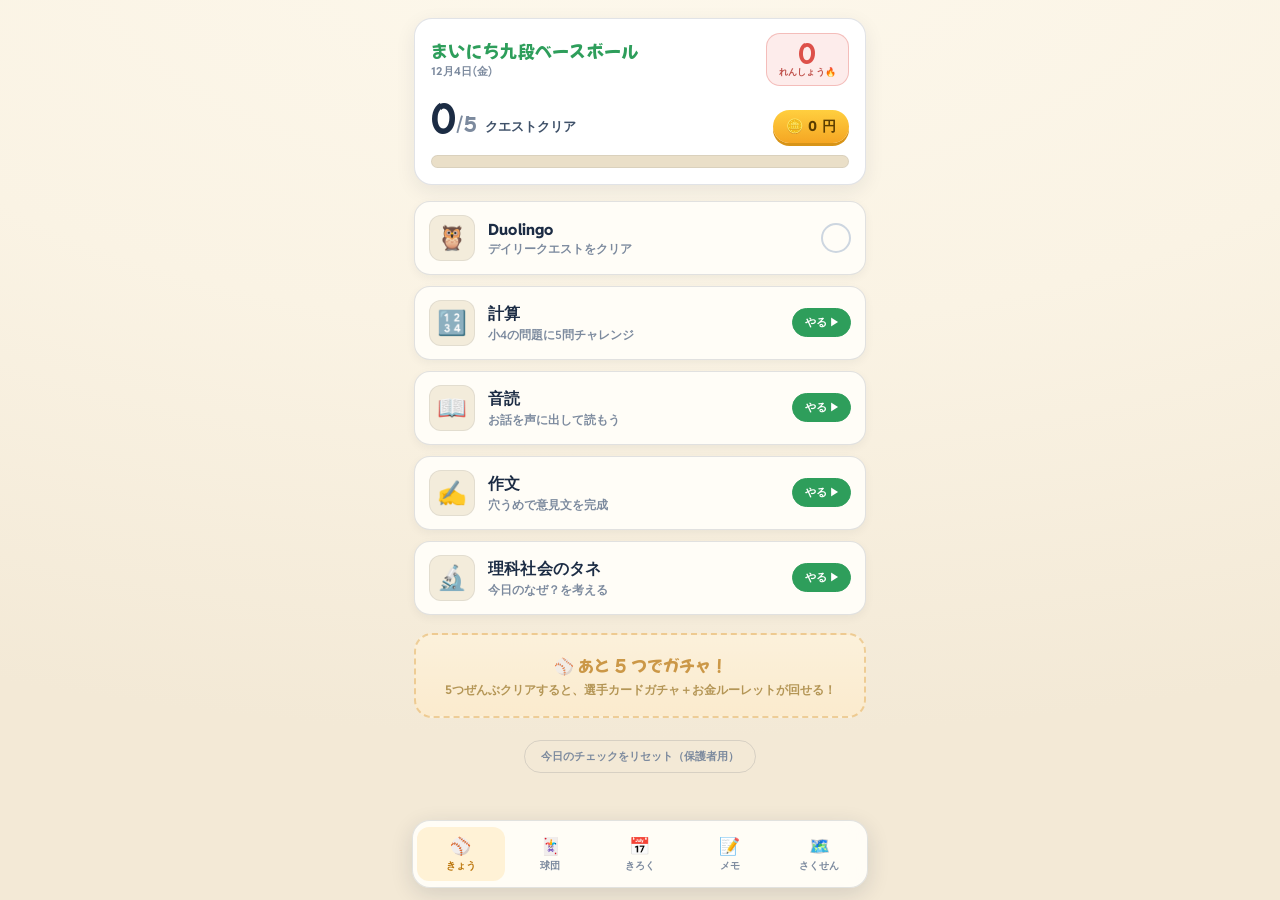
<file: source/backups/index_v9_backup.html>
<!DOCTYPE html>
<html lang="ja">
<head>
<meta charset="UTF-8">
<meta name="viewport" content="width=device-width, initial-scale=1.0, maximum-scale=1.0, user-scalable=no">
<title>まいにち九段ベースボール</title>
<style>
  @import url('https://fonts.googleapis.com/css2?family=Mochiy+Pop+One&family=Reddit+Sans:wght@400;600;800&display=swap');
  :root{
    --bg:#faf3e4;--bg2:#f3e9d6;--ink:#1c2c44;--ink2:#3f5169;--muted:#7c8a9e;
    --card:#fffdf7;--card2:#fff8ea;--line:rgba(28,44,68,.13);--line2:rgba(28,44,68,.08);
    --gold:#d4860a;--gold-deep:#bb750a;--gold-btn:#ffcf3f;--gold-btn2:#f5a623;
    --hit:#2ea556;--hit-light:#39b865;--hit-bg:#e7f6ec;--red:#dd5049;--red-bg:#fdeceb;
    --grass:#2e9e5b;
    --rN:#7d8da3;--rR:#2a9fd6;--rSR:#8259e6;--rSS:#d49a10;--rLG:#e0554a;
  }
  *{margin:0;padding:0;box-sizing:border-box;-webkit-tap-highlight-color:transparent;}
  html,body{height:100%;}
  body{font-family:'Reddit Sans','Hiragino Kaku Gothic ProN',sans-serif;
    background:radial-gradient(135% 90% at 50% -8%,#fdf8ec 0%,var(--bg) 50%,var(--bg2) 100%);
    color:var(--ink);min-height:100%;overflow-x:hidden;-webkit-text-size-adjust:100%;}
  .wrap{max-width:480px;margin:0 auto;padding:18px 14px 120px;position:relative;}

  .board{background:#fff;border:1.5px solid var(--line);border-radius:18px;padding:14px 16px 16px;position:relative;overflow:hidden;box-shadow:0 6px 20px rgba(28,44,68,.08);}
  .board-top{display:flex;justify-content:space-between;align-items:center;gap:10px;}
  .title{font-family:'Mochiy Pop One',sans-serif;font-size:17px;line-height:1.25;color:var(--grass);letter-spacing:.3px;}
  .date{font-size:11px;color:var(--muted);font-weight:700;margin-top:3px;letter-spacing:.3px;}
  .streak{text-align:center;background:var(--red-bg);border:1.5px solid rgba(221,80,73,.3);border-radius:14px;padding:6px 12px;min-width:74px;flex-shrink:0;}
  .streak .num{font-family:'Mochiy Pop One',sans-serif;font-size:24px;color:var(--red);line-height:1;}
  .streak .lbl{font-size:9px;color:#c0524c;font-weight:800;margin-top:2px;letter-spacing:.2px;}
  .count-row{display:flex;align-items:baseline;gap:8px;margin-top:14px;}
  .count-big{font-family:'Mochiy Pop One',sans-serif;font-size:34px;color:var(--ink);line-height:1;}
  .count-sub{font-size:13px;color:var(--ink2);font-weight:700;}
  .coin-chip{margin-left:auto;display:flex;align-items:center;gap:5px;background:linear-gradient(180deg,var(--gold-btn),var(--gold-btn2));color:#5a3d00;font-weight:800;font-size:14px;padding:7px 13px;border-radius:999px;box-shadow:0 3px 0 #d89417;}
  .bar{height:13px;background:#eadfc8;border-radius:99px;margin-top:12px;overflow:hidden;border:1px solid var(--line2);}
  .bar>i{display:block;height:100%;width:0;border-radius:99px;background:linear-gradient(90deg,var(--hit),var(--hit-light));transition:width .5s cubic-bezier(.2,.8,.2,1);}

  .quests{margin-top:16px;display:flex;flex-direction:column;gap:11px;}
  .quest{display:flex;align-items:center;gap:13px;background:var(--card);border:1.5px solid var(--line);border-radius:16px;padding:13px 14px;cursor:pointer;position:relative;transition:transform .12s,border-color .2s,background .2s;box-shadow:0 3px 10px rgba(28,44,68,.05);}
  .quest:active{transform:scale(.98);}
  .quest.done{background:var(--hit-bg);border-color:rgba(46,165,86,.4);}
  .qicon{width:46px;height:46px;flex-shrink:0;border-radius:12px;display:grid;place-items:center;font-size:24px;background:#f3ecdb;border:1px solid var(--line2);}
  .quest.done .qicon{background:#d6f0de;border-color:rgba(46,165,86,.3);}
  .qbody{flex:1;min-width:0;}
  .qname{font-weight:800;font-size:15.5px;color:var(--ink);letter-spacing:.2px;}
  .qdesc{font-size:11.5px;color:var(--muted);font-weight:600;margin-top:2px;line-height:1.35;}
  .quest.done .qname{color:#1e7a44;}
  .qgo{font-size:11px;font-weight:800;color:#fff;background:var(--grass);border:1px solid var(--grass);padding:6px 12px;border-radius:99px;flex-shrink:0;}
  .check{width:30px;height:30px;flex-shrink:0;border-radius:50%;border:2.5px solid #cdd6e0;display:grid;place-items:center;transition:all .2s;}
  .check svg{width:16px;height:16px;opacity:0;transform:scale(.4);transition:all .25s cubic-bezier(.2,1.4,.4,1);}
  .quest.done .check{background:var(--hit);border-color:var(--hit);box-shadow:0 0 10px rgba(46,165,86,.4);}
  .quest.done .check svg{opacity:1;transform:scale(1);}

  .gachabar{margin-top:18px;text-align:center;border-radius:18px;padding:18px;background:linear-gradient(180deg,#fff4dc,#ffeccb);border:2px dashed rgba(212,134,10,.45);opacity:.7;transition:opacity .4s;}
  .gachabar.on{opacity:1;border-style:solid;border-color:var(--gold-btn2);box-shadow:0 4px 20px rgba(245,166,35,.22);cursor:pointer;animation:gachapulse 1.6s infinite;}
  .gachabar .gt{font-family:'Mochiy Pop One',sans-serif;font-size:16px;color:var(--gold-deep);}
  .gachabar .gs{font-size:12px;color:#9a7320;font-weight:700;margin-top:5px;line-height:1.4;}
  .gachabar .gs b{color:var(--gold-deep);}
  .gachabar.done{opacity:.95;border-style:solid;border-color:rgba(46,165,86,.45);background:var(--hit-bg);animation:none;cursor:default;}
  .gachabar.done .gt{color:#1e7a44;}
  .gachabar.done .gs{color:#2c7a4c;}
  @keyframes gachapulse{0%,100%{box-shadow:0 4px 14px rgba(245,166,35,.18);}50%{box-shadow:0 4px 28px rgba(245,166,35,.4);}}

  .tabbar{position:fixed;left:50%;bottom:12px;transform:translateX(-50%);width:calc(100% - 24px);max-width:456px;background:rgba(255,253,247,.96);backdrop-filter:blur(10px);border:1.5px solid var(--line);border-radius:18px;display:flex;padding:6px 4px;gap:2px;z-index:30;box-shadow:0 6px 22px rgba(28,44,68,.14);}
  .tab{flex:1;text-align:center;padding:8px 1px;border-radius:12px;font-size:10px;font-weight:800;color:var(--muted);cursor:pointer;transition:all .2s;}
  .tab .ti{font-size:17px;display:block;margin-bottom:2px;}
  .tab.active{color:var(--gold-deep);background:#fff2d6;}

  .panel{display:none;}
  .panel.show{display:block;animation:fade .3s;}

  .sec-title{font-family:'Mochiy Pop One',sans-serif;font-size:15px;color:var(--ink);margin:24px 4px 2px;}
  .sec-sub{font-size:11.5px;color:var(--muted);font-weight:600;margin:0 4px 4px;line-height:1.5;}

  .stat-grid{display:grid;grid-template-columns:1fr 1fr;gap:11px;margin-top:16px;}
  .stat{background:var(--card);border:1.5px solid var(--line);border-radius:16px;padding:15px;text-align:center;box-shadow:0 3px 10px rgba(28,44,68,.05);}
  .stat .sn{font-family:'Mochiy Pop One',sans-serif;font-size:26px;color:var(--gold-deep);line-height:1.05;}
  .stat .sl{font-size:11px;color:var(--muted);font-weight:700;margin-top:6px;}
  .calhead{display:grid;grid-template-columns:repeat(7,1fr);gap:6px;margin-top:8px;}
  .calhead span{text-align:center;font-size:10px;color:var(--muted);font-weight:800;}
  .cal{display:grid;grid-template-columns:repeat(7,1fr);gap:6px;margin-top:6px;}
  .cal .cd{aspect-ratio:1;border-radius:9px;display:grid;place-items:center;font-size:12px;font-weight:700;background:#f3ecdb;border:1px solid var(--line2);color:var(--muted);}
  .cal .cd.win{background:linear-gradient(180deg,var(--hit-light),var(--hit));color:#fff;border-color:transparent;}
  .cal .cd.part{background:#fdebc4;color:var(--gold-deep);border-color:rgba(212,134,10,.3);}
  .cal .cd.today{outline:2px solid var(--gold-btn2);outline-offset:1px;}

  .coll-head{background:#fff;border:1.5px solid var(--line);border-radius:16px;padding:14px 16px;margin-top:16px;text-align:center;box-shadow:0 3px 10px rgba(28,44,68,.05);}
  .coll-head .ch-n{font-family:'Mochiy Pop One',sans-serif;font-size:30px;color:var(--gold-deep);}
  .coll-head .ch-l{font-size:12px;color:var(--muted);font-weight:700;margin-top:2px;}
  .coll-bar{height:10px;background:#eadfc8;border-radius:99px;margin-top:10px;overflow:hidden;}
  .coll-bar>i{display:block;height:100%;background:linear-gradient(90deg,var(--gold-btn),var(--gold-btn2));border-radius:99px;transition:width .5s;}
  .rar-group{margin-top:18px;}
  .rar-label{font-size:12px;font-weight:800;letter-spacing:.5px;margin:0 4px 8px;display:flex;align-items:center;gap:6px;}
  .card-grid{display:grid;grid-template-columns:repeat(3,1fr);gap:9px;}
  .pcard{aspect-ratio:.72;border-radius:12px;position:relative;overflow:hidden;display:flex;flex-direction:column;align-items:center;justify-content:center;padding:8px 5px;border:1.5px solid var(--line);background:#fff;text-align:center;box-shadow:0 2px 8px rgba(28,44,68,.06);}
  .pcard.locked{opacity:.9;background:#f1ebde;}
  .pcard .pe{font-size:30px;line-height:1;}
  .pcard .pn{font-size:9.5px;font-weight:800;margin-top:5px;line-height:1.2;color:var(--ink);}
  .pcard .pp{font-size:8px;font-weight:700;color:var(--muted);margin-top:2px;}
  .pcard .pcount{position:absolute;top:4px;right:5px;font-size:9px;font-weight:800;background:var(--ink);padding:1px 6px;border-radius:99px;color:#fff;}
  .pcard .plock{font-size:24px;color:#c2ccd8;}
  .pcard .pstars{font-size:8px;margin-top:3px;letter-spacing:-1px;}

  .screen{position:fixed;inset:0;z-index:50;background:radial-gradient(135% 90% at 50% -8%,#fdf8ec 0%,var(--bg) 55%,var(--bg2) 100%);display:none;flex-direction:column;}
  .screen.show{display:flex;animation:slideup .3s;}
  .scr-head{display:flex;align-items:center;gap:12px;padding:16px 16px 12px;border-bottom:1.5px solid var(--line);background:rgba(255,253,247,.9);}
  .scr-head .x{width:38px;height:38px;border-radius:11px;background:#f3ecdb;border:1px solid var(--line);display:grid;place-items:center;font-size:20px;cursor:pointer;flex-shrink:0;color:var(--ink2);}
  .scr-head .ht{font-family:'Mochiy Pop One',sans-serif;font-size:16px;color:var(--ink);}
  .scr-head .hs{font-size:11px;color:var(--muted);font-weight:600;margin-top:1px;}
  .scr-body{flex:1;overflow-y:auto;padding:16px;max-width:480px;margin:0 auto;width:100%;}
  .scr-foot{padding:12px 16px calc(12px + env(safe-area-inset-bottom));border-top:1.5px solid var(--line);max-width:480px;margin:0 auto;width:100%;background:rgba(255,253,247,.9);}

  .lvl-pill{display:inline-flex;align-items:center;gap:6px;font-size:11px;font-weight:800;color:var(--gold-deep);background:#fdebc4;border:1px solid rgba(212,134,10,.35);padding:5px 11px;border-radius:99px;white-space:nowrap;}
  .theme-tag{display:inline-flex;align-items:center;gap:5px;font-size:12px;font-weight:800;color:#1e7a44;background:var(--hit-bg);border:1px solid rgba(46,165,86,.35);padding:5px 12px;border-radius:99px;margin-bottom:12px;}

  .calc-card{background:#fff;border:1.5px solid var(--line);border-radius:20px;padding:26px 20px;text-align:center;margin-top:8px;box-shadow:0 4px 14px rgba(28,44,68,.07);}
  .calc-type{font-size:12px;font-weight:800;color:var(--muted);margin-bottom:10px;letter-spacing:.5px;}
  .calc-q{font-family:'Mochiy Pop One',sans-serif;font-size:38px;letter-spacing:1px;color:var(--ink);line-height:1.2;}
  .calc-input{margin-top:20px;width:100%;font-size:34px;text-align:center;font-family:'Mochiy Pop One',sans-serif;background:#fffdf7;border:2px solid var(--line);border-radius:14px;color:var(--gold-deep);padding:12px;outline:none;}
  .calc-input:focus{border-color:var(--gold-btn2);}
  .calc-progress{display:flex;justify-content:center;gap:6px;margin-top:16px;}
  .pip{width:13px;height:13px;border-radius:50%;background:#dde3ea;border:1px solid var(--line);}
  .pip.ok{background:var(--hit);border-color:var(--hit);}
  .pip.ng{background:var(--red);border-color:var(--red);}
  .feedback{min-height:24px;margin-top:14px;font-weight:800;font-size:15px;}
  .feedback.good{color:var(--hit);}
  .feedback.bad{color:#e0762b;}
  .hintbox{background:#fdf3da;border:1px solid rgba(212,134,10,.3);border-radius:12px;padding:12px 14px;margin-top:14px;font-size:13px;line-height:1.6;color:#7d5e15;text-align:left;display:none;}
  .hintbox.show{display:block;animation:fade .3s;}

  .btn{display:block;width:100%;border:none;border-radius:14px;font-family:inherit;font-weight:800;font-size:16px;padding:15px;cursor:pointer;transition:transform .1s;}
  .btn:active{transform:scale(.98);}
  .btn:disabled{opacity:.55;}
  .btn-gold{background:linear-gradient(180deg,var(--gold-btn),var(--gold-btn2));color:#5a3d00;box-shadow:0 4px 0 #d89417;}
  .btn-ghost{background:#f3ecdb;color:var(--ink2);border:1px solid var(--line);}
  .btn-green{background:linear-gradient(180deg,var(--hit-light),var(--hit));color:#fff;box-shadow:0 4px 0 #1f8048;}
  .btn-sm{padding:11px;font-size:14px;}

  .themes{display:grid;grid-template-columns:1fr 1fr;gap:10px;margin-top:10px;}
  .theme-chip{background:var(--card);border:1.5px solid var(--line);border-radius:14px;padding:18px 12px;text-align:center;cursor:pointer;transition:all .15s;}
  .theme-chip:active{transform:scale(.97);}
  .theme-chip .te{font-size:32px;}
  .theme-chip .tn{font-size:13px;font-weight:800;margin-top:6px;color:var(--ink);}

  .ai-card{background:#fff;border:1.5px solid var(--line);border-radius:16px;padding:18px;margin-top:14px;box-shadow:0 3px 12px rgba(28,44,68,.06);}
  .ai-story{font-size:18px;line-height:2.25;color:var(--ink);font-weight:600;}
  .ai-story rt{font-size:10px;color:var(--muted);font-weight:600;}
  .ai-label{font-size:11px;font-weight:800;color:var(--gold-deep);letter-spacing:.5px;margin-bottom:10px;display:flex;align-items:center;gap:6px;}
  .q-item{background:var(--card2);border:1px solid var(--line);border-radius:12px;padding:13px;margin-top:10px;}
  .q-item .qq{font-weight:800;font-size:14px;color:var(--ink);line-height:1.5;}
  .answer-area{width:100%;margin-top:10px;background:#fffdf7;border:2px solid var(--line);border-radius:12px;color:var(--ink);padding:12px;font-family:inherit;font-size:15px;line-height:1.6;resize:vertical;min-height:64px;outline:none;}
  .answer-area:focus{border-color:var(--gold-btn2);}
  .char-count{text-align:right;font-size:11px;color:var(--muted);font-weight:700;margin-top:4px;}
  .char-count.warn{color:var(--gold-deep);}

  .aozora-list{margin-top:12px;display:flex;flex-direction:column;gap:8px;}
  .aozora-item{display:flex;align-items:center;gap:11px;background:var(--card2);border:1px solid var(--line);border-radius:12px;padding:11px 13px;text-decoration:none;color:inherit;transition:all .15s;}
  .aozora-item:active{transform:scale(.98);background:#fbf2dd;}
  .aozora-item .ae{font-size:22px;flex-shrink:0;}
  .aozora-item .at{flex:1;min-width:0;}
  .aozora-item .atn{font-weight:800;font-size:14px;color:var(--ink);}
  .aozora-item .atm{font-size:11px;color:var(--muted);font-weight:600;margin-top:1px;}
  .aozora-item .arrow{font-size:14px;color:var(--muted);flex-shrink:0;}

  .tmpl-box{font-size:16px;line-height:2.3;color:var(--ink);font-weight:600;background:var(--card2);border:1px solid var(--line);border-radius:12px;padding:14px;margin-top:6px;}
  .tmpl-blank{display:inline-block;min-width:60px;border-bottom:2px solid var(--gold-btn2);color:var(--gold-deep);font-weight:800;text-align:center;padding:0 6px;}
  .tmpl-blank.filled{color:#1e7a44;border-color:var(--hit);}
  .blank-input{margin-top:10px;}
  .blank-input label{display:block;font-size:12.5px;font-weight:800;color:var(--gold-deep);margin-bottom:4px;}
  .blank-input .bhint{font-size:11px;color:var(--muted);font-weight:600;margin-bottom:5px;}
  .blank-input input{width:100%;background:#fffdf7;border:2px solid var(--line);border-radius:10px;color:var(--ink);padding:11px;font-family:inherit;font-size:15px;outline:none;}
  .blank-input input:focus{border-color:var(--gold-btn2);}
  .preview{background:#fdf3da;border:1px dashed rgba(212,134,10,.4);border-radius:12px;padding:14px;margin-top:14px;font-size:15px;line-height:2;color:var(--ink);font-weight:600;}
  .preview .pl{font-size:11px;font-weight:800;color:var(--gold-deep);letter-spacing:.5px;margin-bottom:8px;display:block;}

  .sensei-reply{background:var(--hit-bg);border:1.5px solid rgba(46,165,86,.35);border-radius:16px;padding:16px;margin-top:14px;}
  .sensei-reply .sr-head{display:flex;align-items:center;gap:8px;font-weight:800;color:#1e7a44;font-size:13px;margin-bottom:8px;}
  .sensei-reply .sr-body{font-size:14.5px;line-height:1.75;color:#234a32;white-space:pre-wrap;}

  .gemini-box{background:linear-gradient(180deg,#eef4ff,#e4edff);border:2px solid #b9cdf5;border-radius:16px;padding:16px;margin-top:14px;}
  .gemini-box .gb-head{font-weight:800;color:#3a5bb8;font-size:15px;display:flex;align-items:center;gap:7px;margin-bottom:4px;}
  .gemini-box .gb-sub{font-size:12px;color:#5a6b90;font-weight:700;line-height:1.5;margin-bottom:12px;}
  .gemini-steps{display:flex;gap:6px;margin-bottom:12px;}
  .gemini-steps .gstep{flex:1;text-align:center;font-size:10.5px;font-weight:800;color:#3a5bb8;background:#fff;border:1px solid #cdd9f0;border-radius:9px;padding:8px 3px;line-height:1.3;}
  .gemini-prompt{width:100%;background:#fff;border:1.5px solid #cdd9f0;border-radius:10px;color:#1c2c44;padding:11px;font-family:inherit;font-size:12.5px;line-height:1.6;resize:vertical;min-height:88px;outline:none;}
  .btn-copy{background:#fff;border:2px solid #5b7fd4;color:#2f4f9e;}
  .btn-gemini{background:linear-gradient(180deg,#5b8def,#466fd6);color:#fff;box-shadow:0 4px 0 #3a5bbd;text-decoration:none;display:flex;align-items:center;justify-content:center;gap:7px;}
  .copied-note{font-size:12.5px;font-weight:800;color:#1e7a44;text-align:center;margin-top:8px;min-height:18px;}
  .after-gemini{font-size:11.5px;font-weight:800;color:#7c8a9e;margin:18px 4px 0;text-align:center;}

  .choice-btn{display:flex;flex-direction:column;width:100%;text-align:left;background:var(--card);border:2px solid var(--line);border-radius:14px;padding:13px;margin-top:10px;cursor:pointer;font-family:inherit;transition:all .15s;box-shadow:0 2px 8px rgba(28,44,68,.05);}
  .choice-btn:active{transform:scale(.99);}
  .choice-btn:disabled{cursor:default;}
  .choice-row{display:flex;align-items:flex-start;gap:11px;}
  .choice-mark{flex-shrink:0;width:27px;height:27px;border-radius:8px;background:#f3ecdb;color:var(--ink2);font-weight:800;font-size:14px;display:grid;place-items:center;}
  .choice-text{font-size:14.5px;font-weight:700;color:var(--ink);line-height:1.5;padding-top:3px;}
  .choice-btn.selected{border-color:var(--gold-btn2);background:#fdf3da;}
  .choice-btn.selected .choice-mark{background:var(--gold-btn2);color:#fff;}
  .choice-btn.correct{border-color:var(--hit);background:var(--hit-bg);}
  .choice-btn.correct .choice-mark{background:var(--hit);color:#fff;}
  .choice-btn.wrong{opacity:.62;}
  .choice-btn.chosen-outline{box-shadow:0 0 0 2.5px rgba(28,44,68,.4);}
  .choice-comment{font-size:12px;font-weight:700;color:var(--ink2);margin-top:8px;line-height:1.55;padding-left:38px;}
  .choice-btn.correct .choice-comment{color:#1e7a44;}

  .ins-card{background:var(--card);border:1px solid var(--line);border-radius:14px;padding:14px;margin-top:12px;box-shadow:0 2px 8px rgba(28,44,68,.04);}
  .ins-h{font-size:13.5px;font-weight:800;color:var(--ink);margin-bottom:10px;}
  .ins-empty{font-size:12.5px;color:#9aa6b4;font-weight:700;padding:6px 0;}
  .ins-row{display:flex;align-items:center;gap:9px;margin-top:9px;}
  .ins-label{flex-shrink:0;width:104px;font-size:11.5px;font-weight:800;color:var(--ink2);line-height:1.3;}
  .ins-track{flex:1;height:14px;background:#eee6d4;border-radius:7px;overflow:hidden;}
  .ins-fill{height:100%;border-radius:7px;transition:width .5s ease;}
  .ins-val{flex-shrink:0;width:58px;text-align:right;font-size:12px;font-weight:800;color:var(--ink);}
  .ins-val .ins-n{display:block;font-size:9.5px;color:#9aa6b4;font-weight:700;}
  .ins-count-grid{display:grid;grid-template-columns:1fr 1fr;gap:8px;}
  .ins-count{background:#faf6ec;border:1px solid var(--line);border-radius:10px;padding:9px;}
  .ins-count .ic-th{font-size:11px;font-weight:800;color:var(--ink2);margin-bottom:4px;}
  .ins-count .ic-nums{display:flex;gap:12px;font-size:13px;font-weight:800;color:var(--ink);}
  .ins-comment{background:linear-gradient(180deg,#eafaf0,#e2f5ea);border:1.5px solid #b6e2c6;border-radius:14px;padding:13px;margin-top:14px;font-size:12.5px;font-weight:700;color:#1e5836;line-height:1.7;}

  .loading{text-align:center;padding:40px 16px;color:var(--muted);font-weight:700;font-size:14px;}
  .loading .dots{display:inline-block;animation:blink 1.2s infinite;}
  .spinner{width:42px;height:42px;border:4px solid rgba(28,44,68,.12);border-top-color:var(--gold-btn2);border-radius:50%;margin:0 auto 16px;animation:spin 1s linear infinite;}

  .log-item{background:var(--card);border:1.5px solid var(--line);border-radius:13px;padding:13px;margin-top:10px;box-shadow:0 2px 8px rgba(28,44,68,.05);}
  .log-meta{display:flex;justify-content:space-between;font-size:11px;color:var(--muted);font-weight:700;margin-bottom:6px;}
  .log-tag{font-size:10px;font-weight:800;padding:2px 8px;border-radius:99px;background:#fdebc4;color:var(--gold-deep);}
  .log-q{font-size:12.5px;color:var(--ink2);font-weight:700;line-height:1.5;}
  .log-a{font-size:13.5px;color:var(--ink);line-height:1.6;margin-top:5px;padding-left:10px;border-left:2px solid var(--line);}

  .roadmap{margin-top:14px;display:flex;flex-direction:column;gap:10px;}
  .rm{background:var(--card);border:1.5px solid var(--line);border-radius:14px;padding:13px 14px;box-shadow:0 2px 8px rgba(28,44,68,.05);}
  .rm .rmh{display:flex;align-items:center;gap:9px;font-weight:800;font-size:14.5px;color:var(--ink);}
  .rm .rmh .e{font-size:19px;}
  .rm .rmh .tag{margin-left:auto;font-size:9.5px;font-weight:800;padding:3px 8px;border-radius:99px;letter-spacing:.3px;}
  .tag.top{background:#fdebc4;color:var(--gold-deep);border:1px solid rgba(212,134,10,.35);}
  .tag.keep{background:var(--hit-bg);color:#1e7a44;border:1px solid rgba(46,165,86,.35);}
  .rm ul{margin:9px 0 0;padding-left:18px;}
  .rm li{font-size:12.5px;color:var(--ink2);line-height:1.6;margin-bottom:3px;}

  .reset{margin:22px auto 0;display:block;background:none;border:1px solid var(--line);color:var(--muted);font-size:11px;font-weight:700;padding:8px 16px;border-radius:99px;cursor:pointer;}

  .burst{position:fixed;inset:0;pointer-events:none;z-index:90;}
  .spark{position:absolute;width:11px;height:11px;border-radius:2px;will-change:transform,opacity;}

  .gacha{position:fixed;inset:0;z-index:80;display:none;flex-direction:column;align-items:center;justify-content:center;padding:24px;background:radial-gradient(120% 80% at 50% 25%,#fff6e0 0%,#f6ecd8 65%,#efe3cd 100%);text-align:center;overflow:hidden;}
  .gacha.show{display:flex;animation:fade .3s;}
  .gacha-step{width:100%;max-width:340px;display:flex;flex-direction:column;align-items:center;}
  .gacha-h{font-family:'Mochiy Pop One',sans-serif;font-size:20px;color:var(--gold-deep);margin-bottom:6px;}
  .gacha-sub{font-size:13px;color:var(--ink2);font-weight:700;margin-bottom:22px;line-height:1.5;}

  .pack{width:160px;height:210px;border-radius:18px;cursor:pointer;position:relative;background:linear-gradient(145deg,#fff,#fdf3da);border:3px solid var(--gold-btn2);display:grid;place-items:center;box-shadow:0 12px 36px rgba(212,134,10,.28),inset 0 2px 10px rgba(255,255,255,.6);animation:packfloat 2.2s ease-in-out infinite;}
  .pack:active{transform:scale(.96);}
  .pack .pball{font-size:74px;animation:packspin 3s linear infinite;}
  .pack .ptap{position:absolute;bottom:14px;font-size:12px;font-weight:800;color:#fff;background:var(--gold-btn2);padding:5px 14px;border-radius:99px;box-shadow:0 2px 6px rgba(212,134,10,.3);}
  @keyframes packfloat{0%,100%{transform:translateY(0)}50%{transform:translateY(-10px)}}
  @keyframes packspin{0%{transform:rotate(0)}100%{transform:rotate(360deg)}}

  .reveal-card{width:200px;height:280px;border-radius:18px;position:relative;display:flex;flex-direction:column;align-items:center;justify-content:center;padding:18px;border:3px solid var(--gold-btn2);background:#fff;box-shadow:0 0 50px var(--cardglow,rgba(245,166,35,.5)),0 10px 30px rgba(28,44,68,.18);animation:cardpop .6s cubic-bezier(.2,1.4,.4,1);overflow:hidden;}
  .reveal-card::before{content:'';position:absolute;inset:0;background:linear-gradient(145deg,var(--cardbg1,#fff4dc),var(--cardbg2,#ffe8c0));opacity:.55;z-index:0;}
  .reveal-card>*{position:relative;z-index:1;}
  .reveal-card .rc-rar{font-size:13px;font-weight:800;letter-spacing:1px;color:var(--cardcolor,#333);}
  .reveal-card .rc-stars{font-size:18px;margin:4px 0 12px;letter-spacing:-1px;}
  .reveal-card .rc-e{font-size:80px;line-height:1;filter:drop-shadow(0 4px 8px rgba(28,44,68,.25));}
  .reveal-card .rc-n{font-family:'Mochiy Pop One',sans-serif;font-size:16px;margin-top:14px;color:var(--ink);line-height:1.25;}
  .reveal-card .rc-p{font-size:11px;font-weight:700;color:var(--ink2);margin-top:4px;}
  .reveal-card .rc-new{position:absolute;top:10px;right:-2px;font-size:10px;font-weight:800;background:var(--rLG);color:#fff;padding:3px 12px;border-radius:4px;box-shadow:0 2px 6px rgba(28,44,68,.25);}
  @keyframes cardpop{0%{transform:scale(.3) rotate(-12deg);opacity:0}60%{transform:scale(1.08) rotate(3deg)}100%{transform:scale(1) rotate(0);opacity:1}}

  .roulette{width:100%;max-width:300px;height:120px;border-radius:16px;border:3px solid var(--gold-btn2);background:#fffdf7;overflow:hidden;position:relative;box-shadow:inset 0 0 24px rgba(28,44,68,.1);}
  .roulette::before,.roulette::after{content:'';position:absolute;left:0;right:0;height:36px;z-index:2;pointer-events:none;}
  .roulette::before{top:0;background:linear-gradient(180deg,#fffdf7,transparent);}
  .roulette::after{bottom:0;background:linear-gradient(0deg,#fffdf7,transparent);}
  .roulette .needle{position:absolute;top:50%;left:0;right:0;height:48px;transform:translateY(-50%);border-top:2px solid var(--gold-btn2);border-bottom:2px solid var(--gold-btn2);z-index:3;pointer-events:none;background:rgba(245,166,35,.08);}
  .roul-strip{position:absolute;left:0;right:0;top:0;will-change:transform;}
  .roul-item{height:48px;display:flex;align-items:center;justify-content:center;font-family:'Mochiy Pop One',sans-serif;font-size:30px;color:var(--ink);}
  .roul-item.big{color:var(--gold-deep);}

  .gacha-result{font-family:'Mochiy Pop One',sans-serif;font-size:46px;color:var(--gold-deep);margin-top:4px;animation:pop .5s;}
  .gacha-total{font-size:14px;color:var(--ink2);font-weight:700;margin-top:14px;}
  .gacha-total b{color:var(--gold-deep);font-size:20px;font-family:'Mochiy Pop One',sans-serif;}
  .gacha-btn{margin-top:26px;background:linear-gradient(180deg,var(--gold-btn),var(--gold-btn2));border:none;color:#5a3d00;font-weight:800;font-size:16px;padding:14px 38px;border-radius:99px;cursor:pointer;box-shadow:0 4px 0 #d89417;font-family:inherit;}
  .gacha-btn:active{transform:scale(.97);}

  @keyframes pop{0%{transform:scale(.8);opacity:0}60%{transform:scale(1.04)}100%{transform:scale(1);opacity:1}}
  @keyframes fade{from{opacity:0}to{opacity:1}}
  @keyframes slideup{from{transform:translateY(30px);opacity:0}to{transform:translateY(0);opacity:1}}
  @keyframes spin{to{transform:rotate(360deg)}}
  @keyframes blink{0%,100%{opacity:.35}50%{opacity:1}}
  @media (prefers-reduced-motion:reduce){*{animation:none!important;transition:none!important;}}

</style>
</head>
<body>
<div class="wrap">
  <div class="panel show" id="panel-today">
    <div class="board">
      <div class="board-top">
        <div><div class="title">まいにち九段ベースボール</div><div class="date" id="dateLabel">--</div></div>
        <div class="streak"><div class="num" id="streakNum">0</div><div class="lbl">れんしょう🔥</div></div>
      </div>
      <div class="count-row">
        <span class="count-big"><span id="doneNum">0</span><span style="font-size:18px;color:#7c8a9e">/5</span></span>
        <span class="count-sub">クエストクリア</span>
        <span class="coin-chip">🪙 <span id="coinTotal">0</span>円</span>
      </div>
      <div class="bar"><i id="barFill"></i></div>
    </div>
    <div class="quests" id="questList"></div>
    <div class="gachabar" id="gachaBar">
      <div class="gt" id="gachaT">⚾ あと 5 つでガチャ！</div>
      <div class="gs" id="gachaS">5つぜんぶクリアすると、選手カードガチャ＋お金ルーレットが回せる！</div>
    </div>
    <button class="reset" id="resetBtn">今日のチェックをリセット（保護者用）</button>
  </div>

  <div class="panel" id="panel-zukan">
    <div class="board"><div class="board-top"><div><div class="title">ぼくの球団</div><div class="date">集めた選手カード図鑑</div></div></div></div>
    <div class="coll-head">
      <div class="ch-n"><span id="collGot">0</span> / <span id="collTotal">0</span></div>
      <div class="ch-l">選手カード コンプリート率</div>
      <div class="coll-bar"><i id="collBar"></i></div>
    </div>
    <div id="collBody"></div>
  </div>

  <div class="panel" id="panel-record">
    <div class="board"><div class="board-top"><div><div class="title">きろく</div><div class="date">これまでのがんばり</div></div></div></div>
    <div class="stat-grid">
      <div class="stat"><div class="sn" id="stTotal">0</div><div class="sl">ホームランの日</div></div>
      <div class="stat"><div class="sn" id="stBest">0</div><div class="sl">さいこう連勝🔥</div></div>
      <div class="stat"><div class="sn" id="stYen">0</div><div class="sl">ためた金額(円)</div></div>
      <div class="stat"><div class="sn" id="stCalc" style="font-size:17px">小4 きほん</div><div class="sl">計算のレベル</div></div>
    </div>
    <div class="sec-title">カレンダー</div>
    <div class="sec-sub">緑=ぜんぶクリア / 黄=とちゅうまで</div>
    <div class="calhead"><span>日</span><span>月</span><span>火</span><span>水</span><span>木</span><span>金</span><span>土</span></div>
    <div class="cal" id="calGrid"></div>
    <div class="sec-title" style="margin-top:26px">📊 学習のみえる化</div>
    <div class="sec-sub">どこが伸びていて、どこがもう一歩か、ひと目でわかります（保護者むけ）</div>
    <div id="insights"></div>
  </div>

  <div class="panel" id="panel-parent">
    <div class="board"><div class="board-top"><div><div class="title">先生メモ</div><div class="date">息子さんの答え・先生の講評（保護者用）</div></div></div></div>
    <div class="sec-sub" style="margin-top:14px;">作文・音読・理科社会で、息子さんが書いた答えとAI先生の講評がここに残ります。新しい順。ときどき目を通して、明らかな間違いがあれば教えてあげてください。</div>
    <div id="logList"></div>
  </div>

  <div class="panel" id="panel-plan">
    <div class="board"><div class="board-top"><div><div class="title">さくせん</div><div class="date">九段中をめざすロードマップ</div></div></div></div>
    <div class="sec-title">5つのデイリークエスト → ガチャ</div>
    <div class="sec-sub">5つクリアでガチャが回せる。毎日つづけると約1か月で1,400円ペース。</div>
    <div class="roadmap">
      <div class="rm"><div class="rmh"><span class="e">🦉</span>Duolingo<span class="tag keep">毎日</span></div><ul><li>デイリークエストをクリア（保護者が確認）</li></ul></div>
      <div class="rm"><div class="rmh"><span class="e">🔢</span>計算<span class="tag top">最優先</span></div><ul><li>小4の問題（筆算・九九・わり算・□・割合）をまんべんなく</li><li>正答率で「きほん→ひょうじゅん→はってん」へ自動調整</li></ul></div>
      <div class="rm"><div class="rmh"><span class="e">📖</span>音読<span class="tag top">最優先</span></div><ul><li>えらんだテーマで先生が10分音読用の長めのお話を書く</li><li>青空文庫の名作も読める</li></ul></div>
      <div class="rm"><div class="rmh"><span class="e">✍️</span>作文<span class="tag keep">穴うめ式</span></div><ul><li>空欄をうめるだけで200字の意見文が完成</li></ul></div>
      <div class="rm"><div class="rmh"><span class="e">🔬</span>理科・社会のタネ</div><ul><li>えらんだテーマで「今日のなぜ？」を考える</li></ul></div>
    </div>
    <div class="sec-title">九段中のしくみ（保護者メモ）</div>
    <div class="sec-sub">報告書200＋適性1(国語)200＋適性2(資料)300＋適性3(理数)300＝1000点。配点の6割が算数・理科・資料系。報告書は小4から入るので学校の成績も大事。</div>
    <button class="reset" id="resetAllBtn">全データを初期化（保護者用）</button>
  </div>
</div>

<div class="tabbar">
  <div class="tab active" data-tab="today"><span class="ti">⚾</span>きょう</div>
  <div class="tab" data-tab="zukan"><span class="ti">🃏</span>球団</div>
  <div class="tab" data-tab="record"><span class="ti">📅</span>きろく</div>
  <div class="tab" data-tab="parent"><span class="ti">📝</span>メモ</div>
  <div class="tab" data-tab="plan"><span class="ti">🗺️</span>さくせん</div>
</div>

<div class="screen" id="screen"><div id="screenInner"></div></div>
<div class="gacha" id="gacha"><div id="gachaInner"></div></div>
<div class="burst" id="burst"></div>

<script>
// ===== 内蔵コンテンツ＋アプリ本体（オフライン・単体動作版 v5）=====
// ============ 内蔵コンテンツ：音読 ============
// 各話 {t:タイトル, s:本文(《》ふりがな), q:読みとり質問, a:模範要約例}
const READINGS={
baseball:[
 {t:'はじめてのホームラン',s:'ユウタは、いつも空振《からぶ》りばかりの一年生だった。チームでいちばん下手《へた》だと言われ、くやしくて毎日《まいにち》、家のかべに向《む》かってボールを打《う》ち続《つづ》けた。手にまめができても、やめなかった。むかえた試合《しあい》の日。ピッチャーが投《な》げた球《たま》を、ユウタは思いきりふった。カキーンと高《たか》い音《おと》がして、ボールは青空《あおぞら》へ消《き》えていった。生《う》まれてはじめてのホームランだった。ベンチのみんなが、なみだを流《なが》してよろこんでくれた。下手でも、あきらめずに続けた人だけが見《み》られる景色《けしき》が、そこにはあった。',q:'ユウタはどうやってホームランを打てるようになったのかな？',a:'下手だと言われたユウタが、毎日かべに向かって練習を続けて、試合ではじめてホームランを打った話。'},
 {t:'大谷選手の二刀流',s:'大谷翔平《おおたにしょうへい》という選手《せんしゅ》は、ピッチャーとバッターの両方《りょうほう》をこなす「二刀流《にとうりゅう》」で世界《せかい》をおどろかせた。ふつう、投《な》げる練習《れんしゅう》と打《う》つ練習は別《べつ》のもので、両方を一流《いちりゅう》にするのはむりだと言われていた。でも大谷選手は、子《こ》どものころからの夢《ゆめ》をあきらめなかった。だれよりも体《からだ》をきたえ、食事《しょくじ》や睡眠《すいみん》まで考《かんが》えぬいた。「できない」と言われたことを「できる」に変《か》えたのだ。今《いま》では世界中《せかいじゅう》の子どもたちが、大谷選手を見《み》て夢を持《も》つようになった。',q:'なぜ大谷選手はすごいと言われているのかな？',a:'むりだと言われた二刀流を、夢をあきらめず努力して実現し、世界をおどろかせた話。'},
 {t:'サッカーボールのひみつ',s:'サッカーボールをよく見《み》ると、白《しろ》と黒《くろ》の四角《しかく》や五角形《ごかくけい》がつなぎ合《あ》わさってできている。なぜ、わざわざこんな形《かたち》にするのだろう。じつは、平《たい》らな板《いた》をたくさんつなげると、きれいな丸《まる》い球《きゅう》に近《ちか》づくからだ。丸《まる》ければ丸いほど、まっすぐ転《ころ》がり、思《おも》ったところへ飛《と》んでいく。白と黒のもようにも理由《りゆう》がある。昔《むかし》の白黒《しろくろ》テレビでも、ボールがどう回転《かいてん》しているか見《み》やすくするためだったのだ。あたりまえに見えるものにも、考《かんが》えぬかれた工夫《くふう》がかくれている。',q:'サッカーボールが白と黒のもようなのは、なぜだった？',a:'たくさんの板をつなげて丸い形にするため、白黒は回転を見やすくするための工夫だという話。'},
 {t:'イチローのバット',s:'イチローという選手《せんしゅ》は、自分《じぶん》の道具《どうぐ》をとても大切《たいせつ》にすることで有名《ゆうめい》だった。試合《しあい》が終《お》わると、グローブを毎回《まいかい》ていねいにみがき、バットは専用《せんよう》のケースに入《い》れて、しめった場所《ばしょ》に置《お》かないようにした。「道具を大事《だいじ》にしない人《ひと》は、よいプレーはできない」と考《かんが》えていたからだ。小《ちい》さなことを、だれよりもきちんと続《つづ》ける。その積《つ》み重《かさ》ねが、世界《せかい》の記録《きろく》を作《つく》る選手をささえていた。天才《てんさい》と呼《よ》ばれた人《ひと》は、じつはいちばん地道《じみち》な人《ひと》だったのだ。',q:'イチローはどんなことを大切にしていたのかな？',a:'道具をていねいに手入れし、小さなことを地道に続けることを大切にしていたという話。'},
 {t:'円陣のかけ声',s:'試合《しあい》が始《はじ》まる前《まえ》、選手《せんしゅ》たちは肩《かた》を組《く》んで円《えん》になり、大《おお》きな声《こえ》でかけ声《ごえ》を出《だ》す。これを「円陣《えんじん》」という。なぜ、わざわざ集《あつ》まって声を出すのだろう。じつは、みんなで同《おな》じ言葉《ことば》をさけぶと、きんちょうがやわらぎ、心《こころ》が一《ひと》つになるからだ。一人《ひとり》ではこわい相手《あいて》も、仲間《なかま》といっしょなら立《た》ち向《む》かえる。スポーツは体《からだ》の力《ちから》だけでなく、心の力もとても大事《だいじ》なのだ。声を出すという小《ちい》さな行動《こうどう》が、チーム全体《ぜんたい》を強《つよ》くしている。',q:'円陣を組んで声を出すのは、なぜなのかな？',a:'みんなで声を出すことで、きんちょうがやわらぎ、心が一つになってチームが強くなるという話。'},
],
nature:[
 {t:'ティラノサウルスの目',s:'恐竜《きょうりゅう》の王様《おうさま》、ティラノサウルスは、するどい歯《は》と大《おお》きな体《からだ》で有名《ゆうめい》だ。でも、もっとすごいのは「目《め》」だったと言《い》われている。ティラノサウルスの目は前向《まえむ》きについていて、二《ふた》つの目で同《おな》じものを見《み》ることができた。すると、えものまでのきょりが正確《せいかく》にわかる。だから、にげる動物《どうぶつ》にとびかかるのが上手《じょうず》だったのだ。今《いま》のワシやタカも、同じように前向きの目を持《も》っている。体の大きさだけでなく、目のしくみまで、かりに向《む》いた体だったのだ。',q:'ティラノサウルスの目には、どんなひみつがあった？',a:'前向きの目で二つの目を使い、えものまでのきょりを正確につかめたから、かりが上手だったという話。'},
 {t:'宇宙にうかぶ理由',s:'宇宙飛行士《うちゅうひこうし》は、宇宙船《うちゅうせん》の中《なか》でフワフワとうかんでいる。なぜ重《おも》さがなくなるのだろう。じつは、重さがゼロになっているわけではない。宇宙船は地球《ちきゅう》のまわりをものすごい速《はや》さで回《まわ》り続《つづ》けていて、ずっと「落《お》ち続《つづ》けている」状態《じょうたい》なのだ。落ちながら前《まえ》に進《すす》むので、地面《じめん》にぶつからずに回り続ける。その中《なか》にいる人《ひと》も、いっしょに落ち続けているから、うかんでいるように感《かん》じる。ふしぎに見《み》えることも、よく考《かんが》えると、ちゃんと理由《りゆう》があるのだ。',q:'宇宙飛行士がうかんで見えるのは、なぜなのかな？',a:'宇宙船が地球のまわりを回りながらずっと落ち続けていて、中の人も一緒に落ちているからうかんで見えるという話。'},
 {t:'ホタルの光',s:'夏《なつ》の夜《よる》、ホタルはおしりを光《ひか》らせて飛《と》ぶ。あの光は、熱《あつ》くないのにかがやく、ふしぎな光だ。ホタルの体《からだ》の中《なか》には、光のもとになる特別《とくべつ》な物質《ぶっしつ》があり、それが空気《くうき》とまざると光る。電球《でんきゅう》のように熱《ねつ》を出《だ》さないので、エネルギーをむだにしない、とてもすぐれた光なのだ。ホタルはこの光で、なかまに「ここにいるよ」と知《し》らせ合《あ》っている。小《ちい》さな虫《むし》が、人間《にんげん》のすごい技術《ぎじゅつ》より上手《じょうず》に光を作《つく》っている。自然《しぜん》には、まだまだ学《まな》ぶことがたくさんある。',q:'ホタルはどうやって光っているのかな？',a:'体の中の特別な物質が空気とまざって、熱を出さずに光り、なかまと知らせ合っているという話。'},
 {t:'わたり鳥の地図',s:'秋《あき》になると、ツバメなどのわたり鳥《どり》は、何千《なんぜん》キロもはなれた南《みなみ》の国《くに》へ飛《と》んでいく。地図《ちず》もないのに、どうして道《みち》がわかるのだろう。研究《けんきゅう》によると、わたり鳥は太陽《たいよう》や星《ほし》の位置《いち》を目印《めじるし》にしたり、地球《ちきゅう》の見《み》えない力《ちから》を感《かん》じたりして、方向《ほうこう》を知《し》るらしい。さらにおどろくのは、子《こ》どもの鳥が、一度《いちど》も行《い》ったことのない場所《ばしょ》へ、自分《じぶん》だけでたどりつけることだ。生《う》まれつき、体《からだ》の中《なか》に地図を持《も》っているのかもしれない。自然《しぜん》のふしぎは、人間《にんげん》の想像《そうぞう》をこえている。',q:'わたり鳥は、どうやって遠い国まで道がわかるのかな？',a:'太陽や星の位置や地球の力を感じて方向を知り、行ったことのない場所にもたどりつけるという話。'},
 {t:'クモの糸の強さ',s:'クモがはる細《ほそ》い糸《いと》は、見《み》た目《め》は弱《よわ》そうなのに、じつはおどろくほど強《つよ》い。同《おな》じ太《ふと》さの鉄《てつ》とくらべても、クモの糸のほうが切《き》れにくいと言《い》われている。しかも、よくのびるので、虫《むし》がぶつかってもやぶれずに、しっかりつかまえることができる。人間《にんげん》は、このクモの糸のひみつをまねして、新《あたら》しい丈夫《じょうぶ》な材料《ざいりょう》を作《つく》ろうとしている。小《ちい》さな生《い》き物《もの》のしくみが、未来《みらい》の技術《ぎじゅつ》のヒントになるのだ。身近《みぢか》な自然《しぜん》をよく見《み》ると、すごい発見《はっけん》がかくれている。',q:'クモの糸のすごいところは、どんなところかな？',a:'細いのに鉄より強くてよくのび、人間が新しい材料のヒントにしようとしているという話。'},
],
mecha:[
 {t:'新幹線の鼻',s:'新幹線《しんかんせん》の先頭《せんとう》は、鳥《とり》のくちばしのように長《なが》くとがっている。なぜ、あんな形《かたち》をしているのだろう。昔《むかし》、新幹線がトンネルに入《はい》るとき、大《おお》きな音《おと》が鳴《な》ってこまっていた。そこで技術者《ぎじゅつしゃ》たちは、水《みず》にすばやくとびこむ鳥「カワセミ」のくちばしに注目《ちゅうもく》した。あの形《かたち》をまねて先頭を作《つく》ると、空気《くうき》をうまく切《き》りさいて、音が小《ちい》さくなったのだ。自然《しぜん》の生《い》き物《もの》から学《まな》んで、問題《もんだい》を解決《かいけつ》したのである。よく見《み》て、よく考《かんが》える人《ひと》が、新《あたら》しいものを生《う》み出《だ》す。',q:'新幹線の先頭が長くとがっているのは、なぜかな？',a:'カワセミのくちばしをまねて空気を切りさき、トンネルでの大きな音を小さくするためだという話。'},
 {t:'ロボットそうじ機の頭脳',s:'自動《じどう》でゆかをそうじするロボットは、ぶつからずに部屋《へや》中《じゅう》をきれいにする。どうやって道《みち》を見《み》つけているのだろう。ロボットの中《なか》には、まわりを感《かん》じるセンサーが入《はい》っていて、かべやイスにぶつかる前《まえ》に向《む》きを変《か》える。さらに、どこをそうじしたか覚《おぼ》えていて、同《おな》じ場所《ばしょ》ばかりやらないようにしている。人間《にんげん》が決《き》めたルールにしたがって、自分《じぶん》で考《かんが》えて動《うご》いているのだ。これからのロボットは、もっとかしこくなって、わたしたちの生活《せいかつ》を助《たす》けてくれるだろう。便利《べんり》な機械《きかい》の中《なか》には、たくさんの工夫《くふう》がつまっている。',q:'そうじロボットは、どうやってぶつからずに動いているのかな？',a:'センサーでまわりを感じて向きを変え、そうじした場所を覚えて動いているという話。'},
 {t:'エレベーターのつな',s:'高《たか》いビルのエレベーターは、太《ふと》いつなで箱《はこ》をつり上《あ》げている。もし、そのつなが切《き》れたらと考《かんが》えると、こわくなる。でも、安心《あんしん》していい。エレベーターには、つなが切れても箱が落《お》ちないように、自動《じどう》でブレーキがかかるしくみがついている。スピードが出《で》すぎると、すぐに金具《かなぐ》がレールをつかんで止《と》めるのだ。しかも、つなは一本《いっぽん》ではなく、何本《なんぼん》もまとめて使《つか》われている。安全《あんぜん》のために、いくつもの備《そな》えが重《かさ》ねられている。便利《べんり》な機械《きかい》は、見《み》えないところで人《ひと》を守《まも》っているのだ。',q:'エレベーターは、つなが切れても落ちないのはなぜかな？',a:'自動でブレーキがかかるしくみがあり、つなも何本も使われていて、安全のための備えが重ねられているという話。'},
 {t:'信号機の色',s:'道《みち》の信号機《しんごうき》は、赤《あか》・黄《き》・青《あお》の三《みっ》つの色《いろ》でできている。なぜこの三色《さんしょく》なのだろう。赤は、遠《とお》くからでもいちばん目立《めだ》つ色《いろ》なので、「止《と》まれ」というあぶない合図《あいず》に使《つか》われている。青《あお》(緑《みどり》)は赤の反対《はんたい》で安心《あんしん》を感《かん》じる色《いろ》、黄《き》はその間《あいだ》の「注意《ちゅうい》」だ。世界中《せかいじゅう》どこの国《くに》へ行《い》っても、だいたい同《おな》じ色が使われている。みんなが同じルールを知《し》っているから、言葉《ことば》が通《つう》じない人《ひと》どうしでも、安全《あんぜん》に道路《どうろ》を使《つか》えるのだ。色《いろ》には、人《ひと》を動《うご》かす力《ちから》がある。',q:'信号の「止まれ」が赤色なのは、なぜかな？',a:'赤は遠くからいちばん目立つ色だから、あぶない合図に使われていて、世界中で同じルールになっているという話。'},
 {t:'飛行機が飛ぶわけ',s:'何百《なんびゃく》人《にん》も乗《の》った重《おも》い飛行機《ひこうき》が、どうして空《そら》を飛《と》べるのだろう。ひみつは「つばさ」の形《かたち》にある。飛行機のつばさは、上《うえ》がふくらんだ形《かたち》をしていて、速《はや》く進《すす》むと、つばさの上を流《なが》れる空気《くうき》と下《した》を流れる空気の速《はや》さに差《さ》ができる。すると、つばさを上《うえ》へおし上《あ》げる力《ちから》が生《う》まれるのだ。この力を「揚力《ようりょく》」という。エンジンで前《まえ》に進《すす》む力《ちから》と、つばさが生《う》む上向《うわむ》きの力《ちから》。二《ふた》つの力《ちから》が合《あ》わさって、巨大《きょだい》な機体《きたい》が空にうかぶ。科学《かがく》の力《ちから》は、人《ひと》の夢《ゆめ》をかなえてきた。',q:'飛行機が空を飛べるのは、何のおかげかな？',a:'つばさの形で上下の空気の速さに差ができて上向きの力が生まれ、エンジンの力と合わさって飛べるという話。'},
],
history:[
 {t:'徳川家康のがまん',s:'徳川家康《とくがわいえやす》は、戦国《せんごく》の世《よ》を勝《か》ちぬいて、平和《へいわ》な江戸《えど》時代《じだい》を作《つく》った人《ひと》だ。家康は、子《こ》どものころ、他《ほか》の大名《だいみょう》の家《いえ》に人質《ひとじち》として預《あず》けられ、長《なが》い間《あいだ》つらい思《おも》いをした。でも、すぐにあばれたりせず、じっとがまんして力《ちから》をたくわえた。「あわてず、時《とき》を待《ま》つ」ことを知《し》っていたのだ。ライバルがほろびていく中《なか》で、最後《さいご》まで生《い》き残《のこ》り、天下《てんか》を取《と》った。すぐに結果《けっか》を求《もと》めず、じっくり続《つづ》ける。家康の生《い》き方《かた》は、今《いま》を生《い》きるわたしたちにも、大切《たいせつ》なことを教《おし》えてくれる。',q:'徳川家康は、どんなことを大切にして天下を取ったのかな？',a:'つらいときもあわてず、がまんして力をたくわえ、時を待って最後まで生き残り天下を取ったという話。'},
 {t:'コロンブスの卵',s:'昔《むかし》、新《あたら》しい大陸《たいりく》を見《み》つけた冒険家《ぼうけんか》コロンブスに、ある人《ひと》が言《い》った。「そんなの、船《ふね》で行《い》けばだれでもできる」。するとコロンブスは、ゆで卵《たまご》を取《と》り出《だ》し、「これをテーブルに立《た》ててみてください」と言《い》った。だれもできない。コロンブスは卵《たまご》のおしりを軽《かる》くわって、ぐらつかないように立《た》てた。「ほら、できた」。みんなは「そんなの、見《み》たあとなら、だれでもできる」と言った。コロンブスは答《こた》えた。「そう、人《ひと》がやったあとは、かんたんに見《み》える。でも、最初《さいしょ》に思《おも》いつくのが、いちばんむずかしいのです」。',q:'コロンブスは、卵を使って何を伝えたかったのかな？',a:'人がやったあとは簡単に見えるけれど、最初に思いつくことがいちばんむずかしい、と伝えたかったという話。'},
 {t:'ナイチンゲールの記録',s:'昔《むかし》、戦争《せんそう》でケガをした兵士《へいし》たちは、きたない病院《びょういん》で次々《つぎつぎ》と命《いのち》を落《お》としていた。看護師《かんごし》のナイチンゲールは、病院《びょういん》をきれいにそうじし、なぜ人《ひと》が亡《な》くなるのかを、毎日《まいにち》数字《すうじ》で記録《きろく》し続《つづ》けた。すると、戦《たたか》いのケガそのものより、不潔《ふけつ》な環境《かんきょう》で病気《びょうき》になって亡《な》くなる人《ひと》のほうがずっと多《おお》いとわかった。彼女《かのじょ》はその記録を見《み》やすい図《ず》にまとめ、国《くに》を動《うご》かして病院《びょういん》を変《か》えた。「思《おも》いやり」と「正《ただ》しく調《しら》べる力《ちから》」の両方《りょうほう》が、たくさんの命《いのち》を救《すく》ったのだ。',q:'ナイチンゲールは、どうやってたくさんの命を救ったのかな？',a:'病院をきれいにし、亡くなる理由を数字で記録して図にまとめ、国を動かして病院を変えたという話。'},
 {t:'杉原千畝のビザ',s:'昔《むかし》、戦争《せんそう》の時代《じだい》、外国《がいこく》で働《はたら》いていた日本人《にほんじん》の杉原千畝《すぎはらちうね》のもとに、たくさんの人々《ひとびと》が助《たす》けを求《もと》めてやってきた。命《いのち》をねらわれ、にげる先《さき》がない人々《ひとびと》だった。国《くに》のルールでは、その人《ひと》たちを助《たす》ける書類《しょるい》を出《だ》してはいけなかった。でも杉原は、まよったすえに、自分《じぶん》の立場《たちば》があぶなくなっても、書類《しょるい》を書《か》き続《つづ》けた。手《て》がはれて動《うご》かなくなるまで書《か》き、何千《なんぜん》人《にん》もの命《いのち》を救《すく》った。ルールよりも、人《ひと》の命《いのち》を選《えら》んだ勇気《ゆうき》ある決断《けつだん》だった。',q:'杉原千畝は、どんな決断をして人々を救ったのかな？',a:'国のルールに反しても、自分があぶなくなっても書類を書き続けて、何千人もの命を救ったという話。'},
 {t:'エジソンの失敗',s:'発明王《はつめいおう》エジソンは、電球《でんきゅう》を作《つく》るために、光《ひか》り続《つづ》ける糸《いと》の材料《ざいりょう》をさがしていた。うまくいかない実験《じっけん》を、なんと何千回《なんぜんかい》もくり返《かえ》した。ある人《ひと》が「そんなに失敗《しっぱい》してつらくないの」と聞《き》くと、エジソンは答《こた》えた。「失敗じゃないよ。うまくいかない方法《ほうほう》を、何千《なんぜん》も見《み》つけたんだ」。彼《かれ》は、できないとわかることも、前《まえ》に進《すす》むための大事《だいじ》な一歩《いっぽ》だと考《かんが》えていた。あきらめずに続《つづ》けた結果《けっか》、ついに長《なが》く光る電球が生《う》まれ、世界中《せかいじゅう》の夜《よる》が明《あか》るくなった。',q:'エジソンは、失敗をどう考えていたのかな？',a:'失敗を「うまくいかない方法を見つけたこと」と前向きにとらえ、あきらめず続けて電球を完成させたという話。'},
],
};

// ============ 内蔵コンテンツ：作文 ============
// {q:お題, tmpl:穴うめ文(［①］), blanks:[{l:ラベル,h:ヒント}], ex:[いろんな書き方の例]}
const WRITINGS={
baseball:[
 {q:'きみが「これだけは負《ま》けたくない」と思《おも》うことは何《なに》ですか。理由《りゆう》もいっしょに書《か》いてみよう。',
  tmpl:'ぼくが「これだけは負けたくない」と思うことは［①］です。なぜなら［②］からです。たとえば［③］。だから、これからも［④］たいです。',
  blanks:[{l:'①',h:'とくいなこと（例：かけっこ）'},{l:'②',h:'その理由'},{l:'③',h:'具体的なできごと'},{l:'④',h:'これからの目標'}],
  ex:['ぼくが「これだけは負けたくない」と思うことは、なわとびです。なぜなら、毎日れんしゅうしてきたからです。たとえば、二重とびが一度もできなかったけれど、百回れんしゅうしてできるようになりました。だから、これからも続けたいです。',
      'ぼくが「これだけは負けたくない」と思うことは、やさしさです。なぜなら、こまっている人を助けるのが好きだからです。たとえば、ころんだ一年生に手をかしました。だから、これからもやさしい人でいたいです。']},
 {q:'スポーツでチームで力《ちから》を合《あ》わせるのと、一人《ひとり》でがんばるのと、どちらが楽《たの》しいと思《おも》いますか。理由《りゆう》も書《か》こう。',
  tmpl:'ぼくは、［①］のほうが楽しいと思います。なぜなら［②］からです。たとえば［③］。だから、ぼくは［①］が好きです。',
  blanks:[{l:'①',h:'「チーム」か「一人」か'},{l:'②',h:'楽しいと思う理由'},{l:'③',h:'そう感じたできごと'}],
  ex:['ぼくは、チームのほうが楽しいと思います。なぜなら、みんなでよろこびを分け合えるからです。たとえば、サッカーで友だちのパスからゴールを決めたとき、いっしょに大よろこびしました。だから、ぼくはチームが好きです。',
      'ぼくは、一人のほうが楽しいと思います。なぜなら、自分のペースで力をのばせるからです。たとえば、水泳でタイムがちぢまると、自分の成長がよくわかります。だから、ぼくは一人でがんばるのが好きです。']},
 {q:'もしプロのスポーツ選手《せんしゅ》になれるとしたら、どんな選手になりたいですか。',
  tmpl:'ぼくは［①］な選手になりたいです。なぜなら［②］からです。そのために、今《いま》から［③］をがんばります。',
  blanks:[{l:'①',h:'どんな選手か（例：あきらめない）'},{l:'②',h:'その理由'},{l:'③',h:'今からできること'}],
  ex:['ぼくは、最後まであきらめない選手になりたいです。なぜなら、見ている人に勇気をあたえられるからです。そのために、今から、つらいときもれんしゅうを続けることをがんばります。',
      'ぼくは、チームのみんなから信らいされる選手になりたいです。なぜなら、一人の力には限りがあるからです。そのために、今から、友だちと協力することをがんばります。']},
 {q:'試合《しあい》に負《ま》けてくやしいとき、きみならどうしますか。',
  tmpl:'ぼくは試合に負けたとき、［①］します。なぜなら［②］からです。負けは、ぼくにとって［③］だと思います。',
  blanks:[{l:'①',h:'負けたあとにすること'},{l:'②',h:'その理由'},{l:'③',h:'負けをどう考えるか'}],
  ex:['ぼくは試合に負けたとき、どこがいけなかったか考えます。なぜなら、同じ負けをくり返したくないからです。負けは、ぼくにとって次に強くなるためのヒントだと思います。',
      'ぼくは試合に負けたとき、まず思いきりくやしがります。なぜなら、本気だったしょうこだからです。でもそのあと、また練習をはじめます。負けは、ぼくにとってばねになるものだと思います。']},
 {q:'運動《うんどう》が苦手《にがて》な友《とも》だちがいたら、きみはどう声《こえ》をかけますか。',
  tmpl:'ぼくは、運動が苦手な友だちに「［①］」と声をかけます。なぜなら［②］からです。みんなで［③］のがいちばんだと思います。',
  blanks:[{l:'①',h:'かけたい言葉'},{l:'②',h:'その理由'},{l:'③',h:'どうするのがよいか'}],
  ex:['ぼくは、運動が苦手な友だちに「いっしょにやろう」と声をかけます。なぜなら、一人だと心細いからです。みんなで楽しむのがいちばんだと思います。',
      'ぼくは、運動が苦手な友だちに「少しずつでいいよ」と声をかけます。なぜなら、あせるとますますいやになるからです。みんなで気長に応えんするのがいちばんだと思います。']},
],
nature:[
 {q:'もし好《す》きな動物《どうぶつ》を一《ひと》つかえるとしたら、何《なに》をかいたいですか。理由《りゆう》も書《か》こう。',
  tmpl:'ぼくは［①］をかいたいです。なぜなら［②］からです。もしかえたら、いっしょに［③］したいです。',
  blanks:[{l:'①',h:'かいたい動物'},{l:'②',h:'その理由'},{l:'③',h:'いっしょにしたいこと'}],
  ex:['ぼくは犬をかいたいです。なぜなら、いつもそばにいてくれる友だちになるからです。もしかえたら、いっしょに公園を走りたいです。',
      'ぼくはカメをかいたいです。なぜなら、長生きで、ずっといっしょにいられるからです。もしかえたら、いっしょにのんびり過ごしたいです。']},
 {q:'もし、生《い》き物《もの》と話《はな》せるとしたら、どの生き物と話してみたいですか。何《なに》を話したいですか。',
  tmpl:'ぼくは［①］と話してみたいです。なぜなら［②］からです。話せたら「［③］」と聞《き》いてみたいです。',
  blanks:[{l:'①',h:'話したい生き物（例：犬）'},{l:'②',h:'その理由'},{l:'③',h:'聞いてみたいこと'}],
  ex:['ぼくはうちの犬と話してみたいです。なぜなら、いつも何を考えているか知りたいからです。話せたら「ぼくのこと好き？」と聞いてみたいです。',
      'ぼくはアリと話してみたいです。なぜなら、あんなに小さいのに力もちでびっくりするからです。話せたら「重くないの？」と聞いてみたいです。']},
 {q:'宇宙《うちゅう》に行《い》けるとしたら、何《なに》をしてみたいですか。',
  tmpl:'ぼくが宇宙に行けたら、［①］をしてみたいです。なぜなら［②］からです。きっと［③］だと思います。',
  blanks:[{l:'①',h:'宇宙でしたいこと'},{l:'②',h:'その理由'},{l:'③',h:'どんな気持ちか想像'}],
  ex:['ぼくが宇宙に行けたら、地球をまるごとながめてみたいです。なぜなら、ふだん見られない景色だからです。きっと、自分がとても小さく感じると思います。',
      'ぼくが宇宙に行けたら、フワフワうかんでとんでみたいです。なぜなら、地球ではぜったいにできないからです。きっと、夢のような気持ちになると思います。']},
 {q:'いままで見《み》た中《なか》で、いちばん「かわいい！」と思《おも》った生《い》き物《もの》は何《なに》ですか。どこがかわいかったですか。',
  tmpl:'ぼくがいちばんかわいいと思った生き物は［①］です。どこがかわいいかというと［②］です。見たとき［③］と思いました。',
  blanks:[{l:'①',h:'かわいいと思った生き物'},{l:'②',h:'かわいいところ'},{l:'③',h:'そのときの気持ち'}],
  ex:['ぼくがいちばんかわいいと思った生き物は、子犬です。どこがかわいいかというと、しっぽをふってよろこぶところです。見たとき、ずっと見ていたいと思いました。',
      'ぼくがいちばんかわいいと思った生き物は、ハムスターです。どこがかわいいかというと、ほっぺにエサをためるところです。見たとき、思わず笑ってしまいました。']},
 {q:'生《い》き物《もの》の中《なか》で、いちばんすごいと思《おも》うものは何《なに》ですか。',
  tmpl:'ぼくがいちばんすごいと思う生き物は［①］です。なぜなら［②］からです。とくに［③］がすごいと思います。',
  blanks:[{l:'①',h:'すごいと思う生き物'},{l:'②',h:'その理由'},{l:'③',h:'とくにすごいところ'}],
  ex:['ぼくがいちばんすごいと思う生き物はアリです。なぜなら、自分の何倍も重いものを運べるからです。とくに、みんなで力を合わせて働くところがすごいと思います。',
      'ぼくがいちばんすごいと思う生き物はイルカです。なぜなら、音で会話ができるからです。とくに、なかまと助け合うかしこさがすごいと思います。']},
],
mecha:[
 {q:'もし新《あたら》しい乗《の》り物《もの》を作《つく》れるとしたら、どんなものを作りたいですか。',
  tmpl:'ぼくは［①］という乗り物を作りたいです。それは［②］ことができます。なぜなら［③］からです。',
  blanks:[{l:'①',h:'乗り物の名前や種類'},{l:'②',h:'できること'},{l:'③',h:'作りたい理由'}],
  ex:['ぼくは、空をとぶ自転車を作りたいです。それは、わたしたちをじゅうたいなしで運ぶことができます。なぜなら、毎日の道路のこみ具合をなくしたいからです。',
      'ぼくは、海の中を進む家を作りたいです。それは、海の生き物を近くで見ることができます。なぜなら、知らない世界をぼうけんしてみたいからです。']},
 {q:'もし「あったらいいな」と思《おも》うべんりな道具《どうぐ》を作《つく》れるなら、どんな道具がほしいですか。',
  tmpl:'ぼくは［①］という道具がほしいです。それは［②］ことができます。あったら［③］ので、うれしいです。',
  blanks:[{l:'①',h:'道具の名前や種類'},{l:'②',h:'できること'},{l:'③',h:'役に立つ場面'}],
  ex:['ぼくは、しゅくだいを手つだってくれるロボットがほしいです。それは、わからない問題をやさしく教えることができます。あったら、べんきょうが好きになれるので、うれしいです。',
      'ぼくは、なんでも出てくるカバンがほしいです。それは、わすれ物をしても出すことができます。あったら、こまらなくなるので、うれしいです。']},
 {q:'お家《うち》で、ロボットに手《て》つだってほしいお手伝《てつだ》いは何《なに》ですか。理由《りゆう》も書《か》こう。',
  tmpl:'ぼくは、ロボットに［①］を手つだってほしいです。なぜなら［②］からです。やってくれたら、ぼくは［③］できます。',
  blanks:[{l:'①',h:'手伝ってほしいお手伝い（例：そうじ）'},{l:'②',h:'その理由'},{l:'③',h:'その分できること'}],
  ex:['ぼくは、ロボットにおふろそうじを手つだってほしいです。なぜなら、けっこう大変だからです。やってくれたら、ぼくはそのぶん遊んだり、べんきょうできます。',
      'ぼくは、ロボットにせんたく物をたたむのを手つだってほしいです。なぜなら、いつも時間がかかるからです。やってくれたら、ぼくは家族とゆっくり話せます。']},
 {q:'身《み》のまわりにあるもので、「これ、べんりだな〜」と思《おも》うものは何《なに》ですか。なぜべんりだと思いますか。',
  tmpl:'ぼくがべんりだと思うものは［①］です。なぜべんりかというと［②］からです。もしなかったら［③］と思います。',
  blanks:[{l:'①',h:'べんりだと思うもの（例：ハサミ）'},{l:'②',h:'べんりな理由'},{l:'③',h:'なかったらどうなるか'}],
  ex:['ぼくがべんりだと思うものは、れいぞうこです。なぜべんりかというと、食べ物をくさらせずに長くおいておけるからです。もしなかったら、毎日買い物に行かないといけないと思います。',
      'ぼくがべんりだと思うものは、けしゴムです。なぜべんりかというと、まちがえてもすぐ直せるからです。もしなかったら、書きまちがいだらけになると思います。']},
 {q:'いままでに「すごい！」とおどろいた機械《きかい》やものは何《なに》ですか。どこがすごかったですか。',
  tmpl:'ぼくがおどろいたのは［①］です。どこがすごいかというと［②］です。はじめて見たとき［③］と思いました。',
  blanks:[{l:'①',h:'おどろいた機械やもの'},{l:'②',h:'すごいところ'},{l:'③',h:'そのときの気持ち'}],
  ex:['ぼくがおどろいたのは、新かんせんです。どこがすごいかというと、ものすごく速いのにゆれないところです。はじめて見たとき、はやすぎて目で追えないと思いました。',
      'ぼくがおどろいたのは、そうじロボットです。どこがすごいかというと、ひとりでに部屋をきれいにするところです。はじめて見たとき、まるで生きてるみたいだと思いました。']},
],
history:[
 {q:'お父《とう》さんやおばあちゃんが子《こ》どもだったころと、今《いま》とで、ちがうところは何《なに》だと思《おも》いますか。',
  tmpl:'ぼくは、昔《むかし》と今でちがうのは［①］だと思います。昔は［②］だったけど、今は［③］です。',
  blanks:[{l:'①',h:'ちがうと思うこと（例：あそび）'},{l:'②',h:'昔のようす'},{l:'③',h:'今のようす'}],
  ex:['ぼくは、昔と今でちがうのは、あそび方だと思います。昔は外で虫とりやおにごっこをしていたけど、今はゲームで遊ぶことが多いです。',
      'ぼくは、昔と今でちがうのは、電話だと思います。昔は家にある電話をみんなで使っていたけど、今は一人ずつスマホを持っています。']},
 {q:'歴史《れきし》の人物《じんぶつ》で、会《あ》ってみたい人《ひと》はだれですか。会ったら何《なに》を聞《き》きたいですか。',
  tmpl:'ぼくは［①］に会ってみたいです。なぜなら［②］からです。会ったら「［③］」と聞いてみたいです。',
  blanks:[{l:'①',h:'会いたい人'},{l:'②',h:'その理由'},{l:'③',h:'聞きたいこと'}],
  ex:['ぼくは織田信長に会ってみたいです。なぜなら、新しいことに挑戦した人だからです。会ったら「こわくなかったですか」と聞いてみたいです。',
      'ぼくはエジソンに会ってみたいです。なぜなら、たくさん失敗してもあきらめなかったからです。会ったら「どうして続けられたのですか」と聞いてみたいです。']},
 {q:'もしタイムマシンで昔《むかし》に行《い》けたら、いつの時代《じだい》に行《い》ってみたいですか。',
  tmpl:'ぼくは［①］の時代に行ってみたいです。なぜなら［②］からです。そこで［③］をしてみたいです。',
  blanks:[{l:'①',h:'行きたい時代（例：江戸時代）'},{l:'②',h:'その理由'},{l:'③',h:'してみたいこと'}],
  ex:['ぼくは江戸時代に行ってみたいです。なぜなら、今とちがう町のようすを見てみたいからです。そこで、昔の人と話して、くらしを聞いてみたいです。',
      'ぼくは恐竜のいた大昔に行ってみたいです。なぜなら、本物の恐竜を見たいからです。そこで、遠くからそっと観察してみたいです。']},
 {q:'もし一日《いちにち》だけ、電気《でんき》がぜんぶ使《つか》えなくなったら、きみはどうやって過《す》ごしますか。',
  tmpl:'もし電気が使えなかったら、ぼくは［①］をして過ごします。こまるのは［②］です。でも、いいことは［③］かもしれません。',
  blanks:[{l:'①',h:'電気なしですること'},{l:'②',h:'こまること'},{l:'③',h:'逆によいこと'}],
  ex:['もし電気が使えなかったら、ぼくは外で体を動かしたり、本を読んで過ごします。こまるのは、夜が真っ暗で何も見えないことです。でも、いいことは、家族でたくさん話せることかもしれません。',
      'もし電気が使えなかったら、ぼくはトランプやしょうぎをして過ごします。こまるのは、ごはんを温められないことです。でも、いいことは、星がきれいに見えることかもしれません。']},
 {q:'クラスや家《いえ》で、みんなをまとめる「リーダー」をやるなら、どんなことに気《き》をつけたいですか。',
  tmpl:'ぼくがリーダーをやるなら、［①］に気をつけたいです。なぜなら［②］からです。そうすれば、みんなが［③］と思います。',
  blanks:[{l:'①',h:'気をつけたいこと（例：みんなの話を聞く）'},{l:'②',h:'その理由'},{l:'③',h:'どうなるか'}],
  ex:['ぼくがリーダーをやるなら、みんなの話をよく聞くことに気をつけたいです。なぜなら、一人だけで決めると、こまる人が出るからです。そうすれば、みんなが楽しくできると思います。',
      'ぼくがリーダーをやるなら、自分から先にやってみせることに気をつけたいです。なぜなら、見ているとやり方がわかるからです。そうすれば、みんながついてきてくれると思います。']},
],
};

const SCIENCE={
baseball:[
 {q:'なぜ、野球《やきゅう》のボールには赤《あか》い縫《ぬ》い目《め》があるのだろう？',
  think:'ボールが空気《くうき》の中《なか》を飛《と》ぶとき、表面《ひょうめん》がツルツルか、デコボコかで、飛び方《かた》が変《か》わりそうだね。',
  choices:[
   {t:'ボールを曲《ま》げたり、よく飛《と》ばしたりするため',ok:true,c:'そう！縫い目が空気の流《なが》れを変えて、曲がる球《たま》を投《な》げられるんだ。'},
   {t:'見《み》た目《め》をかっこよくするため',ok:false,c:'おしい！かざりではなくて、いちばんの理由《りゆう》は「飛び方」を変えることなんだ。'},
   {t:'ボールをじょうぶにするため',ok:false,c:'近《ちか》いね。でも、縫い目のいちばんの役《やく》わりは、ボールの飛び方を変えることだよ。'}],
  a:'縫い目があると、ボールのまわりの空気の流れが変わり、回転《かいてん》によってボールが曲がったり、のびたりする。ピッチャーはこの縫い目を使《つか》って、まっすぐに見えて曲がる「変化球《へんかきゅう》」を投げられるんだ。',
  views:['「投げる人」の見方：縫い目があるから、いろんな球種《きゅうしゅ》が投げられる。','「打《う》つ人」の見方：縫い目で曲がるから、打つのがむずかしくなる。','もし縫い目がなかったら、ボールはまっすぐ飛ぶだけで、野球はもっと単純《たんじゅん》なゲームになっていたかもしれないね。']},
 {q:'なぜ、走《はし》ったあとは心臓《しんぞう》がドキドキ速《はや》くなるのだろう？',
  think:'体《からだ》をいっぱい動《うご》かすと、体の中《なか》では何《なに》がたくさん必要《ひつよう》になるか考《かんが》えてみよう。',
  choices:[
   {t:'体が酸素《さんそ》をたくさん必要とするから',ok:true,c:'せいかい！心臓は、酸素を運《はこ》ぶ血《ち》を急《いそ》いで全身《ぜんしん》に送《おく》っているんだ。'},
   {t:'こわくてきんちょうしているから',ok:false,c:'きんちょうでもドキドキするけど、運動《うんどう》のあとのドキドキは理由がちがうよ。'},
   {t:'体が熱《あつ》くなりすぎたから',ok:false,c:'熱くもなるけど、ドキドキの直《ちょく》せつの理由は「酸素を送ること」なんだ。'}],
  a:'運動すると、体の筋肉《きんにく》がたくさんの酸素を必要とする。心臓は、酸素を運ぶ血をすばやく全身に送るために、速く動いてポンプの働《はたら》きを強《つよ》めているんだ。',
  views:['体のしくみで見ると：心臓はがんばって酸素を届《とど》けている。','見方を変えると：ドキドキは、体が一生《いっしょう》けんめい働いているしるし。','運動を続《つづ》けると心臓が強くなり、同《おな》じ運動でもドキドキしにくくなる。これが「体力がつく」ということなんだ。']},
 {q:'なぜ、プロ選手《せんしゅ》は試合《しあい》の前《まえ》に必《かなら》ず準備運動《じゅんびうんどう》をするのだろう？',
  think:'つめたくてかたい体で、いきなり全力《ぜんりょく》で走《はし》ったら、体はどうなりそうかな？',
  choices:[
   {t:'ケガを防《ふせ》いで、力《ちから》を出《だ》しやすくするため',ok:true,c:'その通《とお》り！体を温《あたた》めると筋肉《きんにく》がやわらかくなって、よく動くんだ。'},
   {t:'試合の時間《じかん》をのばすため',ok:false,c:'それはちがうね。準備運動は、自分《じぶん》の体のためにやるんだよ。'},
   {t:'あいてをまたせるため',ok:false,c:'ちがうけど、考えたのはえらい！本当《ほんとう》は自分の体を守《まも》るためなんだ。'}],
  a:'急《きゅう》に体を激《はげ》しく動かすと、筋肉や関節《かんせつ》をいためやすい。準備運動で体を温め、筋肉をやわらかくしておくと、ケガを防ぎ、力も出しやすくなるんだ。',
  views:['ケガを防ぐ見方：温めた体は、のびちぢみしやすい。','力を出す見方：温まった筋肉は、よく動く。','プロほど準備を大切《たいせつ》にする。一流《いちりゅう》の人ほど「あたりまえのこと」をていねいにやるんだね。']},
 {q:'なぜ、夜《よる》の野球場《やきゅうじょう》はあんなに明《あか》るいのに、選手《せんしゅ》のかげが何本《なんぼん》もできるのだろう？',
  think:'かげは、光《ひかり》がさえぎられたところにできるよね。明かりはいくつあるか思《おも》い出《だ》してみよう。',
  choices:[
   {t:'明かりが、いろんな方向《ほうこう》にたくさんあるから',ok:true,c:'せいかい！光が当《あ》たる方向の数《かず》だけ、かげができるんだ。'},
   {t:'月《つき》の光《ひかり》のせい',ok:false,c:'おしい！でも、あんなに明るいのは月ではなく、たくさんの照明《しょうめい》のおかげだよ。'},
   {t:'選手がたくさんいるから',ok:false,c:'人もかげを作《つく》るけど、一人《ひとり》から何本もできる理由《りゆう》は「明かりの数」なんだ。'}],
  a:'野球場には、たくさんの照明が高《たか》い場所《ばしょ》のいろんな方向についている。光が一つではなく、いくつもの方向から当たるので、その数だけかげができるんだ。',
  views:['理科の見方：光がさえぎられたところがかげになる。光の数だけかげができる。','くふうの見方：いろんな方向から照らすのは、どこかが暗《くら》くならないようにするため。','もし明かりが一つだけだったら、選手のかげが長《なが》くのびて、プレーしにくくなるね。']},
 {q:'なぜ、応援《おうえん》されると、いつもより力《ちから》が出《で》る気《き》がするのだろう？',
  think:'うれしい気持《きも》ちや「がんばろう」という気持ちは、体《からだ》に何《なに》かえいきょうをあたえるのかな？',
  choices:[
   {t:'やる気《き》が高《たか》まって、体も動《うご》きやすくなるから',ok:true,c:'そう！気持ちの力《ちから》は、本当《ほんとう》に体を動かすことが研究《けんきゅう》でわかっているんだ。'},
   {t:'気《き》のせいで、本当《ほんとう》は変《か》わらない',ok:false,c:'じつは気のせいじゃなくて、本当に動きやすくなるんだよ。'},
   {t:'あいてが弱《よわ》くなるから',ok:false,c:'あいては変わらないね。変わるのは、自分《じぶん》の力なんだ。'}],
  a:'応援されると、うれしい気持ちや「がんばろう」という気持ちが強《つよ》くなる。心《こころ》の力が体の力を引《ひ》き出すことがあり、これは気のせいだけでなく、本当に体が動きやすくなることが研究でわかっている。',
  views:['心の見方：応援は、やる気のスイッチを入《い》れてくれる。','体の見方：やる気が高まると、体も実《じっ》さいに動きやすくなる。','だから、自分が応援する側《がわ》になることも、だれかの力になれるんだね。']},
 {q:'なぜ、バットの「しん」に当《あ》たると、いちばん遠《とお》くへ飛《と》ぶのだろう？',
  think:'同《おな》じ力《ちから》でも、手《て》にビリビリが残《のこ》る当たり方《かた》と、気持《きも》ちよく飛ぶ当たり方があるね。',
  choices:[
   {t:'力《ちから》が、きれいにボールへ伝《つた》わる場所《ばしょ》だから',ok:true,c:'その通《とお》り！しんに当たると、力がにげずにボールへ伝わるんだ。'},
   {t:'バットがいちばん重《おも》い場所《ばしょ》だから',ok:false,c:'重さではないんだ。力がうまく伝わる「ちょうどよい点《てん》」のことだよ。'},
   {t:'ボールが軽《かる》くなる場所《ばしょ》だから',ok:false,c:'ボールは変《か》わらないよ。でも、よく考《かんが》えたね！'}],
  a:'バットには、当たったときに手にビリビリがいちばん伝わらず、ボールに力がきれいに伝わる「ちょうどよい点」がある。これを「しん（スイートスポット）」という。ここに当てると、力がむだなくボールに伝わって、遠くへ飛ぶんだ。',
  views:['力の見方：しんに当たると、力がにげずにボールに伝わる。','感覚《かんかく》の見方：しんに当たると、手にショックが少《すく》なく、気持ちよく打《う》てる。','プロ選手は、この小《ちい》さな点に当てる練習《れんしゅう》を、何千回《なんぜんかい》もくり返《かえ》しているんだよ。']},
 {q:'なぜ、チームには「キャプテン」が必要《ひつよう》なのだろう？',
  think:'たくさんの人《ひと》が、それぞれ好《す》きな方向《ほうこう》にばらばらに動《うご》いたら、どうなるか想像《そうぞう》してみよう。',
  choices:[
   {t:'みんなをまとめて、方向《ほうこう》を決《き》める人《ひと》がいるとまとまるから',ok:true,c:'せいかい！リーダーがいると、みんなが同《おな》じ方向を向《む》けて、チームが強《つよ》くなるんだ。'},
   {t:'いちばん上手《じょうず》な人《ひと》がえらいから',ok:false,c:'上手さよりも、みんなをまとめる力《ちから》が大事《だいじ》なんだ。'},
   {t:'ルールで決《き》まっているから',ok:false,c:'ルールというより、みんなが力を合《あ》わせるために必要なんだよ。'}],
  a:'たくさんの人が力を合わせるには、みんなをまとめ、方向を決める人が必要だ。キャプテンは、チームの気持ちを一つにし、こまったときに声《こえ》をかける役目《やくめ》を持《も》っている。リーダーがいると、チームは強くまとまるんだ。',
  views:['まとめる見方：キャプテンがいると、みんなが同じ方向を向ける。','支《ささ》える見方：キャプテンは、なかまをはげます役目もある。','でも、キャプテン一人にたよりきりではなく、全員《ぜんいん》がリーダーの気持ちを持つチームが、いちばん強いとも言《い》えるね。']},
],
nature:[
 {q:'なぜ、空《そら》は青《あお》いのだろう？',
  think:'太陽《たいよう》の光《ひかり》には、じつは赤《あか》・青《あお》・黄《き》など、いろんな色《いろ》がまざっているよ。',
  choices:[
   {t:'青《あお》い光《ひかり》が、空気《くうき》にぶつかって広《ひろ》がるから',ok:true,c:'せいかい！青い光が四方《しほう》に散《ち》らばって、空全体《ぜんたい》が青く見《み》えるんだ。'},
   {t:'空《そら》が青《あお》くぬられているから',ok:false,c:'空にはぬられていないよ。これは光のひみつなんだ。'},
   {t:'青《あお》い海《うみ》がうつっているから',ok:false,c:'うつっているわけではないんだ。でも、よく考《かんが》えたね！'}],
  a:'太陽の光にはいろんな色がふくまれている。その中《なか》で青い光は、空気の小《ちい》さなつぶにぶつかって、四方八方《しほうはっぽう》に広がりやすい。だから、空全体が青く見えるんだ。',
  views:['理科の見方：青い光が空気にぶつかって散らばるから、青く見える。','時間《じかん》で変《か》わる見方：夕方《ゆうがた》は光が長《なが》い道《みち》のりを通《とお》るので、赤い光が残《のこ》って夕焼《ゆうや》けになる。','同《おな》じ空でも、朝《あさ》・昼《ひる》・夕方で色が変わる。なぜ変わるのか考えると、もっとおもしろいね。']},
 {q:'なぜ、氷《こおり》は水《みず》にうかぶのだろう？',
  think:'ふつう、かたいものは水にしずむことが多《おお》いのに、氷はうかぶ。同《おな》じ量《りょう》の水と氷で、どちらが重《おも》いかな？',
  choices:[
   {t:'氷《こおり》は、水《みず》より軽《かる》くなるから',ok:true,c:'その通《とお》り！水はこおると体積《たいせき》が増《ふ》えて、同じ大《おお》きさなら軽くなるんだ。'},
   {t:'氷《こおり》の中《なか》に空気《くうき》が入《はい》っているから',ok:false,c:'空気が入ることもあるけど、いちばんの理由《りゆう》は「水より軽くなる」ことだよ。'},
   {t:'水《みず》が氷《こおり》をおし上《あ》げているから',ok:false,c:'近《ちか》いね！軽いものは水にうかぶ、というのが答《こた》えだよ。'}],
  a:'水はこおると、つぶのならび方《かた》がすき間《ま》の多《おお》い形《かたち》になり、同じ重さでも体積が大きくなる。軽くなるから、水にうかぶんだ。これはとてもめずらしい性質《せいしつ》なんだよ。',
  views:['理科の見方：こおると軽くなるから、うかぶ。','自然《しぜん》の見方：氷が水面《すいめん》にうかぶおかげで、池《いけ》の底《そこ》の生《い》き物《もの》は冬《ふゆ》でも生きられる。','もし氷が水にしずんでいたら、池や湖《みずうみ》は底からこおって、生き物がすめなかったかもしれないね。']},
 {q:'なぜ、植物《しょくぶつ》は水《みず》と太陽《たいよう》だけで大《おお》きくなれるのだろう？',
  think:'動物《どうぶつ》は食《た》べ物《もの》を食べて大きくなるね。植物は、もしかすると自分《じぶん》で食べ物を作《つく》っているのかも？',
  choices:[
   {t:'葉《は》が光《ひかり》を使《つか》って、自分《じぶん》で栄養《えいよう》を作《つく》るから',ok:true,c:'せいかい！これを「光合成《こうごうせい》」というんだ。植物だけのすごい力《ちから》だよ。'},
   {t:'土《つち》をすこしずつ食《た》べているから',ok:false,c:'土は食べないんだ。植物は、光で自分の栄養を作っているんだよ。'},
   {t:'水《みず》だけで生《い》きているから',ok:false,c:'水も大事《だいじ》だけど、光がないと栄養が作れないんだ。'}],
  a:'植物は、葉に太陽の光を受《う》けて、水と空気《くうき》から自分で栄養を作ることができる。これを「光合成」という。動物にはできない、植物だけのすごい力なんだ。',
  views:['しくみの見方：植物は太陽の光を使って、自分で食べ物を作る。','地球《ちきゅう》全体《ぜんたい》の見方：そのとき出《で》る酸素《さんそ》を、わたしたちは呼吸《こきゅう》に使っている。','つまり、植物がいなければ動物も生きられない。植物は地球のえん通《つう》の下《した》ささえなんだね。']},
 {q:'なぜ、月《つき》は形《かたち》が変《か》わって見《み》えるのだろう？',
  think:'月は自分《じぶん》で光《ひか》っているのかな？それとも、何《なに》かの光を受《う》けて光っているのかな？',
  choices:[
   {t:'太陽《たいよう》の光《ひかり》が当《あ》たる場所《ばしょ》が、変《か》わって見《み》えるから',ok:true,c:'その通《とお》り！月は太陽の光を受けて光っていて、光る部分《ぶぶん》が日《ひ》によって変わるんだ。'},
   {t:'月《つき》そのものが欠《か》けたり、元《もと》にもどったりするから',ok:false,c:'月そのものは欠けていないんだ。光の当たり方《かた》が変わるだけだよ。'},
   {t:'雲《くも》がかくしているから',ok:false,c:'雲のときもあるけど、形が決《き》まって変わるのは、光のせいなんだ。'}],
  a:'月は自分で光っているのではなく、太陽の光を受けてかがやいている。地球から見ると、月のどこに光が当たっているかが日によって変わるので、形が変わって見えるんだ。',
  views:['理科の見方：太陽に照《て》らされた部分だけが光って見える。','動《うご》きの見方：月が地球のまわりを回《まわ》るので、見える形が変わる。','満月《まんげつ》や三日月《みかづき》など、いろんな形を「いつ見えるか」観察《かんさつ》すると、月の動きがわかってくるよ。']},
 {q:'なぜ、けがをすると、かさぶたができるのだろう？',
  think:'体《からだ》は、自分《じぶん》で自分を直《なお》す力《ちから》を持《も》っているよ。かさぶたの下《した》では、何《なに》が起《お》きているのかな？',
  choices:[
   {t:'血《ち》が固《かた》まって、傷口《きずぐち》にふたをするから',ok:true,c:'せいかい！ばいきんが入《はい》るのを防《ふせ》ぎ、その下で新《あたら》しい皮ふ《ひふ》を作《つく》っているんだ。'},
   {t:'ばいきんが集《あつ》まって固《かた》まったから',ok:false,c:'ばいきんではないんだ。かさぶたは、傷を守《まも》る大事《だいじ》なふたなんだよ。'},
   {t:'皮ふ《ひふ》がやけたから',ok:false,c:'やけどとはちがうんだ。でも、考《かんが》えたのがえらい！'}],
  a:'けがをして血が出《で》ると、血が固まって傷口にふたをする。これがかさぶただ。ばいきんが入るのを防ぎ、その下で新しい皮ふが作られている。体が自分で傷を直しているしるしなんだ。',
  views:['体の見方：かさぶたは、傷を守る天然《てんねん》のばんそうこう。','がまんの見方：はがしたくなるけれど、はがすと直りがおそくなる。','体には、自分で自分を治《なお》す力がそなわっている。これってすごいことだね。']},
 {q:'なぜ、海《うみ》の水《みず》はしょっぱいのだろう？',
  think:'川《かわ》の水《みず》はしょっぱくないのに、海はしょっぱい。雨《あめ》や川が、長《なが》い長い年月《ねんげつ》、何《なに》を運《はこ》び続《つづ》けているか考《かんが》えてみよう。',
  choices:[
   {t:'川《かわ》が運《はこ》んだ塩《しお》が、長《なが》い年月《ねんげつ》で海《うみ》にたまったから',ok:true,c:'その通《とお》り！海の水は蒸発《じょうはつ》しても塩は残《のこ》るので、どんどんたまっていったんだ。'},
   {t:'だれかが海《うみ》に塩《しお》を入《い》れたから',ok:false,c:'だれも入れていないよ。自然《しぜん》に、長い時間《じかん》をかけてたまったんだ。'},
   {t:'海《うみ》の魚《さかな》が塩《しお》を出《だ》すから',ok:false,c:'魚ではないんだ。川と長い時間が、しょっぱさのひみつだよ。'}],
  a:'雨が陸《りく》の岩《いわ》や土《つち》から、わずかな塩のもとをとかして川へ運び、川は海へ流《なが》れこむ。海の水は蒸発しても塩は残るので、長い長い年月をかけて、塩がどんどんたまっていったんだ。',
  views:['理科の見方：水は蒸発しても塩は残るから、海にたまっていく。','時間の見方：これは何億年《なんおくねん》もかけて起《お》きたこと。','川は海へ塩を運び続けているので、海は今《いま》も少《すこ》しずつしょっぱくなっていると考えることもできるね。']},
 {q:'なぜ、虫《むし》は光《ひかり》に集《あつ》まってくるのだろう？',
  think:'夜《よる》の虫《むし》は、もともと何《なに》を目印《めじるし》にまっすぐ飛《と》んでいるのかな。電灯《でんとう》ができる前《まえ》の夜空《よぞら》を想像《そうぞう》してみよう。',
  choices:[
   {t:'光《ひかり》を月《つき》とまちがえて、向《む》かってくるから',ok:true,c:'せいかい！虫は月の光を目印に飛ぶので、強《つよ》い電灯を月とかんちがいしてしまうんだ。'},
   {t:'光《ひかり》が好《す》きで、遊《あそ》びに来《く》るから',ok:false,c:'遊びではないんだ。目印とかんちがいして集まってしまうんだよ。'},
   {t:'光《ひかり》があたたかいから',ok:false,c:'あたたかさよりも、「目印」とまちがえることが、いちばんの理由《りゆう》なんだ。'}],
  a:'夜の虫は、もともと月の光を目印にまっすぐ飛ぶ習性《しゅうせい》があると言《い》われている。電灯などの強い光を月とまちがえて、そこへ向かって集まってしまうと考えられているんだ。',
  views:['しくみの見方：虫は光を方角《ほうがく》の目印にしている。','人間《にんげん》との関係《かんけい》の見方：人の作った明かりが、虫をまよわせている。','では、虫をまよわせない明かりは作れないだろうか?――こんなふうに「どうすればいいか」を考えるのも大切《たいせつ》だね。']},
],
mecha:[
 {q:'なぜ、自転車《じてんしゃ》は走《はし》っているとたおれないのだろう？',
  think:'止《と》まっている自転車《じてんしゃ》はすぐたおれるのに、走るとたおれない。タイヤが回《まわ》っていることに注目《ちゅうもく》してみよう。',
  choices:[
   {t:'タイヤの回転《かいてん》と、人《ひと》のバランスで保《たも》たれるから',ok:true,c:'その通《とお》り！回転には姿勢《しせい》を保とうとする力《ちから》があり、人も無意識《むいしき》にバランスをとっているんだ。'},
   {t:'スピードで、体《からだ》がうきあがるから',ok:false,c:'ういてはいないんだ。回転とバランスが、たおれないひみつだよ。'},
   {t:'重《おも》いから、たおれにくい',ok:false,c:'重さではないんだ。重くても、止まればたおれてしまうよね。'}],
  a:'タイヤが回転していると、その回転が自転車をまっすぐ保とうとする力を生《う》む。さらに、人がバランスをとってハンドルを細《こま》かく動《うご》かすことで、たおれずに進《すす》めるんだ。止まると、この力がなくなるからたおれやすい。',
  views:['理科の見方：回転には、姿勢を保とうとする力がある。','体の見方：人も無意識にバランスをとっている。','コマが回っている間《あいだ》たおれないのも、同《おな》じしくみ。身近《みぢか》なところに同じ理由《りゆう》がかくれているね。']},
 {q:'なぜ、冷《ひ》えたコップのまわりに、水《みず》のつぶがつくのだろう？',
  think:'目《め》に見《み》えないけれど、空気《くうき》の中《なか》にはたくさんの水《みず》（水蒸気《すいじょうき》）がふくまれているよ。それが冷《ひ》やされると…？',
  choices:[
   {t:'空気《くうき》の中《なか》の水分《すいぶん》が、冷《ひ》えて水《みず》になるから',ok:true,c:'せいかい！コップの中身《なかみ》がもれたわけじゃなくて、空気中《くうきちゅう》の水分が水つぶになったんだ。'},
   {t:'コップから、水《みず》がしみ出《だ》したから',ok:false,c:'しみ出てはいないんだ。つくのは、空気の中の水分なんだよ。'},
   {t:'コップが、少《すこ》しとけたから',ok:false,c:'とけてはいないよ。でも、よく考《かんが》えたね！'}],
  a:'空気の中には、目に見えない水分（水蒸気）がふくまれている。冷たいコップにふれると、空気が冷やされて、水分が小《ちい》さな水のつぶに変《か》わる。これがコップの外側《そとがわ》につくんだ。中身がもれているわけではないんだよ。',
  views:['理科の見方：冷えると、空気中の水分が水つぶになる。','かんちがいしやすい見方：コップから水がしみ出たわけではない。','雲《くも》や朝《あさ》つゆができるのも、同《おな》じしくみ。一つわかると、いろんなことがつながるね。']},
 {q:'なぜ、磁石《じしゃく》は鉄《てつ》をくっつけるのに、紙《かみ》やプラスチックはくっつかないのだろう？',
  think:'磁石《じしゃく》がくっつくものと、くっつかないものをよく思《おも》い出《だ》してみよう。何《なに》でできているかがちがうね。',
  choices:[
   {t:'鉄《てつ》など、一部《いちぶ》の金属《きんぞく》だけを引《ひ》きつける力《ちから》があるから',ok:true,c:'その通《とお》り！紙やプラスチックは、その力に反応《はんのう》しない材料《ざいりょう》なんだ。'},
   {t:'重《おも》いものは、何《なん》でもくっつくから',ok:false,c:'重さは関係《かんけい》ないんだ。鉄《てつ》かどうかが大事《だいじ》だよ。'},
   {t:'磁石《じしゃく》が、ねばねばしているから',ok:false,c:'ねばねばではないんだ。これは目《め》に見《み》えない磁石の力なんだよ。'}],
  a:'磁石は、鉄などの一部の金属だけを引きつける力を持《も》っている。紙やプラスチックは、その力に反応しない材料なので、くっつかないんだ。同《おな》じ金属でも、アルミなどはくっつかないものもあるよ。',
  views:['理科の見方：磁石は鉄などにだけ働《はたら》く。','身近《みぢか》な見方：だから、冷《れい》ぞう庫《こ》のドア（鉄）にはマグネットがつく。','身のまわりの「くっつくもの・くっつかないもの」をさがすと、何が鉄でできているかわかって楽《たの》しいよ。']},
 {q:'なぜ、船《ふね》は鉄《てつ》でできているのに、しずまないのだろう？',
  think:'鉄《てつ》のかたまりは水《みず》にしずむのに、船《ふね》はうかぶ。船の「形《かたち》」と、その中《なか》の空《から》っぽの部分《ぶぶん》に注目《ちゅうもく》してみよう。',
  choices:[
   {t:'中《なか》が空《から》っぽで、水《みず》より軽《かる》くなる形《かたち》だから',ok:true,c:'せいかい！船と中の空気《くうき》を合《あ》わせると、同《おな》じ大《おお》きさの水より軽くなるんだ。'},
   {t:'鉄《てつ》は、もともと水《みず》にうくものだから',ok:false,c:'鉄のかたまりはしずむよね。だから、形《かたち》がひみつなんだ。'},
   {t:'エンジンの力《ちから》で、ういているから',ok:false,c:'エンジンを止《と》めてもうかぶんだ。理由《りゆう》は「形」なんだよ。'}],
  a:'船は中が空っぽで、大きく広《ひろ》がった形をしている。船と、その中の空気を合わせると、同じ大きさの水より軽くなる。だから、しずまずにうかぶんだ。鉄でも、形を工夫《くふう》すればうかべられる。',
  views:['理科の見方：水より軽ければうかぶ。形が大事《だいじ》。','くふうの見方：同じ鉄でも、広げて空気をかかえると軽くなる。','鉄のかたまりはしずむのに船はうかぶ。「形を変《か》えると性質《せいしつ》が変わる」って、おもしろいね。']},
 {q:'なぜ、電子《でんし》レンジは、火《ひ》を使《つか》わないのに食《た》べ物《もの》を温《あたた》められるのだろう？',
  think:'電子《でんし》レンジで、水分《すいぶん》の多《おお》い食《た》べ物《もの》と、かわいたお皿《さら》とでは、温《あたた》まり方《かた》がちがうよ。何《なに》がカギかな？',
  choices:[
   {t:'食《た》べ物《もの》の中《なか》の水分《すいぶん》を、ふるわせて熱《ねつ》を作《つく》るから',ok:true,c:'その通《とお》り！だから、水分の多い食べ物ほどよく温《あたた》まるんだ。'},
   {t:'中《なか》に、小《ちい》さな火《ひ》があるから',ok:false,c:'火は使っていないんだ。電波《でんぱ》で、食べ物の中の水分を動《うご》かしているんだよ。'},
   {t:'お皿《さら》が熱《あつ》くなって、伝《つた》わるから',ok:false,c:'お皿はあまり熱くならないよね。だから、食べ物の中の水分がカギなんだ。'}],
  a:'電子レンジは、目に見えない電波を出《だ》して、食べ物の中の水分をはげしくふるわせる。そのふるえが熱になって、食べ物が内側《うちがわ》から温まるんだ。だから、水分の少《すく》ないお皿はあまり温まらない。',
  views:['しくみの見方：水分をふるわせて熱を生《う》む。','観察《かんさつ》の見方：水の多い食べ物ほど、よく温まる。','「なぜお皿は温まりにくいのか」を考《かんが》えると、しくみがもっとよくわかるね。']},
 {q:'なぜ、スマホの画面《がめん》は、指《ゆび》でさわるだけで反応《はんのう》するのだろう？',
  think:'手《て》ぶくろをしたままだと、画面《がめん》が反応《はんのう》しにくいことがあるね。指《ゆび》には、何《なに》か特別《とくべつ》なものがあるのかな？',
  choices:[
   {t:'指《ゆび》が持《も》つ、わずかな電気《でんき》を感《かん》じ取《と》っているから',ok:true,c:'せいかい！だから、電気を通《とお》しにくい手《て》ぶくろだと反応しにくいんだ。'},
   {t:'指《ゆび》の体温《たいおん》を感《かん》じているから',ok:false,c:'温度《おんど》ではないんだ。指のわずかな電気《でんき》を感じているんだよ。'},
   {t:'指《ゆび》の力《ちから》で、強《つよ》くおしているから',ok:false,c:'強くおさなくても反応するよね。だから、力ではなく電気がカギなんだ。'}],
  a:'スマホなどの画面は、人《ひと》の指が持つわずかな電気を感じ取るしくみになっている。指がふれた場所《ばしょ》の電気の変化《へんか》を読《よ》みとって、「ここがおされた」と判断《はんだん》しているんだ。だから、手ぶくろだと反応しにくいことがある。',
  views:['しくみの見方：指のわずかな電気を感じている。','観察の見方：手ぶくろやつめの先《さき》では反応しにくい。','「なぜ手ぶくろだと使《つか》えないのか」を考えると、しくみが見《み》えてくるね。']},
 {q:'なぜ、QRコードは、あの小《ちい》さな白黒《しろくろ》もようで、いろんな情報《じょうほう》を伝《つた》えられるのだろう？',
  think:'白《しろ》と黒《くろ》のマスを、「０」と「１」のような合図《あいず》のかわりに使《つか》っていると考《かんが》えてみよう。',
  choices:[
   {t:'白黒《しろくろ》のマスを、記号《きごう》として情報《じょうほう》を表《あらわ》しているから',ok:true,c:'その通《とお》り！カメラがマスのならびを読《よ》みとって、もとの情報に組《く》み立《た》て直《なお》すんだ。'},
   {t:'絵《え》の中《なか》に、文字《もじ》がかくれているから',ok:false,c:'文字がかくれているわけではないんだ。白と黒の組み合《あ》わせが合図《あいず》になっているんだよ。'},
   {t:'いろんな色《いろ》で、情報《じょうほう》を伝《つた》えているから',ok:false,c:'白と黒だけで伝えているんだ。色を使わないのに、すごい工夫《くふう》だね。'}],
  a:'QRコードは、白と黒のマスを「0」と「1」のような合図として使い、その組み合わせで文字やアドレスを表している。カメラがマスのならびを読みとって、もとの情報に組み立て直しているんだ。',
  views:['しくみの見方：白黒のマスが、情報を表す記号になっている。','便利《べんり》さの見方：小さくても、たくさんの情報をのせられる。','文字を「白黒のもよう」に置《お》きかえる発想《はっそう》がすごいね。世界《せかい》はいろんな工夫でできている。']},
],
history:[
 {q:'なぜ、昔《むかし》の人《ひと》はお城《しろ》のまわりに、ほり（水《みず》）を作《つく》ったのだろう？',
  think:'お城《しろ》は、敵《てき》がせめてくる場所《ばしょ》だね。まわりに水《みず》があると、敵《てき》はどうなるか想像《そうぞう》してみよう。',
  choices:[
   {t:'敵《てき》が近《ちか》づきにくくして、お城《しろ》を守《まも》るため',ok:true,c:'せいかい！水があるとこえるのに時間《じかん》がかかり、橋《はし》を落《お》とせば敵を止《と》められるんだ。'},
   {t:'魚《さかな》をかって、食《た》べるため',ok:false,c:'魚のためではないんだ。ほりは、お城を守るための工夫《くふう》だよ。'},
   {t:'水《みず》あそびをするため',ok:false,c:'あそびではないね。でも、考《かんが》えたのがえらい！'}],
  a:'ほりは、敵がかんたんにお城に近づけないようにするための備《そな》えだ。水があると、こえるのに時間がかかり、橋を落とせば敵を止められる。お城は、こうした工夫をいくつも重《かさ》ねて守りを固《かた》めていたんだ。',
  views:['守りの見方：ほりは、敵の進入《しんにゅう》をおくらせる。','くらしの見方：ほりの水は、火事《かじ》のときに使《つか》うこともできた。','一つのものに、いくつもの役目《やくめ》を持《も》たせる。昔の人の知恵《ちえ》はかしこいね。']},
 {q:'なぜ、昔《むかし》の人《ひと》は、文字《もじ》を発明《はつめい》したのだろう？',
  think:'話《はな》した言葉《ことば》は、その場《ば》ですぐ消《き》えてしまうね。それでこまることは、何《なに》だろう？',
  choices:[
   {t:'考《かんが》えや約束《やくそく》を、遠《とお》くや先《さき》の時代《じだい》に伝《つた》えるため',ok:true,c:'その通《とお》り！文字のおかげで、人《ひと》は知識《ちしき》を積《つ》み重《かさ》ねられるようになったんだ。'},
   {t:'絵《え》をかくのが、すきだったから',ok:false,c:'絵とはちがうんだ。文字は、考えを「伝えて残《のこ》す」ための発明だよ。'},
   {t:'ひまだったから',ok:false,c:'ひまだったからではないんだ。どうしても必要《ひつよう》だったから生《う》まれたんだよ。'}],
  a:'話した言葉は、その場で消えてしまう。文字があれば、考えたことや約束を、遠くの人や、ずっと先の時代の人にも伝えられる。文字のおかげで、人は知識を積み重ね、文明《ぶんめい》を発展《はってん》させてきたんだ。',
  views:['伝える見方：文字は、時間と場所《ばしょ》をこえて考えを残せる。','学《まな》ぶ見方：昔の人の知識を、今《いま》のわたしたちが学べるのも文字のおかげ。','もし文字がなかったら、毎回《まいかい》ゼロからやり直《なお》し。文字は人類《じんるい》の大発明なんだね。']},
 {q:'なぜ、昔《むかし》のお金《かね》は貝《かい》や石《いし》だったのに、今《いま》は紙《かみ》や金属《きんぞく》なのだろう？',
  think:'お金《かね》は、物《もの》と物を交《こう》かんするための道具《どうぐ》だね。たくさん持《も》ち運《はこ》ぶなら、どんなお金がべんりかな？',
  choices:[
   {t:'持《も》ち運《はこ》びやすく、数《かぞ》えやすいものが便利《べんり》だから',ok:true,c:'せいかい！みんなが「これは使《つか》える」と信《しん》じることも、お金には大事《だいじ》なんだ。'},
   {t:'貝《かい》や石《いし》が、なくなったから',ok:false,c:'なくなったからではないんだ。もっと便利なものに変《か》わっていったんだよ。'},
   {t:'紙《かみ》のほうが、きれいだから',ok:false,c:'見《み》た目《め》より、使いやすさが理由《りゆう》なんだ。'}],
  a:'お金は、物と物を交かんするときに、みんなが「ねうちがある」と信じて使う道具だ。昔はめずらしい貝などが使われたが、持ち運びやすく、数えやすいものが便利なので、だんだん紙や金属に変わっていったんだ。',
  views:['便利さの見方：軽《かる》くて数えやすいお金のほうが使いやすい。','信用《しんよう》の見方：みんなが「使える」と信じるから、お金として成《な》り立《た》つ。','今は、目に見えないデジタルのお金も増《ふ》えている。お金の形《かたち》は、時代《じだい》とともに変わり続《つづ》けているんだね。']},
 {q:'なぜ、世界《せかい》には、いろいろな言葉《ことば》（言語《げんご》）があるのだろう？',
  think:'大昔《おおむかし》、人々《ひとびと》は世界《せかい》のいろいろな場所《ばしょ》に分《わ》かれてくらすようになった。遠《とお》くはなれた人どうしの言葉は、どうなるかな？',
  choices:[
   {t:'はなれてくらすうちに、言葉《ことば》がそれぞれ変化《へんか》したから',ok:true,c:'その通《とお》り！長《なが》い年月《ねんげつ》の中《なか》で、言葉が別々《べつべつ》に変わっていったんだ。'},
   {t:'わざと、ちがう言葉《ことば》にしたから',ok:false,c:'わざとではないんだ。はなれてくらすうちに、自然《しぜん》に変《か》わっていったんだよ。'},
   {t:'神様《かみさま》が、決《き》めたから',ok:false,c:'考《かんが》えたのはえらい！本当《ほんとう》は、はなれてくらしたことが理由《りゆう》なんだ。'}],
  a:'大昔、人々は世界のいろいろな場所に分かれてくらすようになった。遠くはなれた土地《とち》では、長い年月の中で言葉がそれぞれ変化していき、たくさんの言語が生まれたと考えられているんだ。',
  views:['歴史《れきし》の見方：はなれてくらすうちに、言葉がそれぞれ変化した。','文化《ぶんか》の見方：言葉がちがうと、考え方や文化のちがいも生まれる。','ちがう言葉を学《まな》ぶと、ちがう世界の見方を知《し》ることができる。だから外国語《がいこくご》の勉強《べんきょう》はおもしろいんだね。']},
 {q:'なぜ、人《ひと》は争《あらそ》いをやめて、ルール（法律《ほうりつ》）を作《つく》るようになったのだろう？',
  think:'もし、だれもが自分《じぶん》の好《す》きかってにふるまったら、強《つよ》い人《ひと》と弱《よわ》い人《ひと》は、それぞれどうなるだろう？',
  choices:[
   {t:'みんなが安心《あんしん》してくらせるように、決《き》めた約束《やくそく》だから',ok:true,c:'せいかい！ルールは、弱い人も守《まも》るための大切《たいせつ》な工夫《くふう》なんだ。'},
   {t:'えらい人《ひと》が、いばるため',ok:false,c:'いばるためではないんだ。みんなを同《おな》じように守るためだよ。'},
   {t:'むかしから、あるから',ok:false,c:'ただ昔《むかし》からあるのではなく、必要《ひつよう》だから作られたんだ。'}],
  a:'みんながすきかってにふるまうと、強い者《もの》だけが得《とく》をして、弱い者が困《こま》ってしまう。そこで人は、だれもが安心してくらせるように、みんなで守る約束＝ルールを作った。ルールは、弱い人も守るための工夫なんだ。',
  views:['公平《こうへい》の見方：ルールは、みんなを同じように守る。','安心の見方：ルールがあるから、安心してくらせる。','「なぜこのルールがあるのか」を考《かんが》えると、ルールの大切さがわかる。決《き》まりには理由《りゆう》があるんだね。']},
 {q:'なぜ、昔《むかし》の人《ひと》は、星《ほし》の動《うご》きをくわしく調《しら》べたのだろう？',
  think:'カレンダーも時計《とけい》もない時代《じだい》を想像《そうぞう》してみよう。いつ種《たね》をまけばいいか、どうやって知《し》ったのかな？',
  choices:[
   {t:'季節《きせつ》を知《し》って、農業《のうぎょう》や航海《こうかい》に役立《やくだ》てるため',ok:true,c:'その通《とお》り！星の動きは、時計もカレンダーもない時代の大切《たいせつ》な知恵《ちえ》だったんだ。'},
   {t:'星《ほし》がきれいだから、見《み》ていただけ',ok:false,c:'ながめるだけではなく、生活《せいかつ》に役立てていたんだ。'},
   {t:'ひまつぶしのため',ok:false,c:'ひまつぶしではないよ。生《い》きるために必要《ひつよう》な観察《かんさつ》だったんだ。'}],
  a:'昔は時計もカレンダーもなかった。人々は、星や太陽《たいよう》の動きを調べることで、季節の変《か》わり目《め》を知り、いつ種をまけばよいかを判断《はんだん》していた。星の観察は、生きるために欠《か》かせない知恵だったんだ。',
  views:['くらしの見方：星で季節を知り、農業に役立てた。','ぼうけんの見方：船乗《ふなの》りは、星を頼《たよ》りに海《うみ》をわたった。','今《いま》は機械《きかい》が教《おし》えてくれることを、昔の人は空《そら》を見《み》て知っていた。人間《にんげん》の知恵ってすごいね。']},
 {q:'なぜ、わたしたちは学校《がっこう》で勉強《べんきょう》をするのだろう？',
  think:'今《いま》すぐには役《やく》に立《た》たないことも、大人《おとな》になってから役立《やくだ》つことがある。勉強《べんきょう》で身《み》につく「考《かんが》える力《ちから》」は、いつ使《つか》うかな？',
  choices:[
   {t:'将来《しょうらい》、自分《じぶん》で考《かんが》えて選《えら》べる力《ちから》をつけるため',ok:true,c:'その通《とお》り！考える力そのものが、一生《いっしょう》の土台《どだい》になるんだ。'},
   {t:'テストで、いい点《てん》をとるためだけ',ok:false,c:'点のためだけではないんだ。もっと先《さき》の、自分の人生《じんせい》のためだよ。'},
   {t:'大人《おとな》に、言《い》われるから',ok:false,c:'言われるからではなく、じつは自分《じぶん》のためになることなんだ。'}],
  a:'勉強で身につけた読《よ》む力・考える力は、大人になってから、自分で考えて選び、生きていくための土台になる。今すぐ役に立たなくても、いろんな道《みち》に進《すす》むための「えらべる力」を育《そだ》てているんだ。',
  views:['未来《みらい》の見方：今の学《まな》びは、将来えらべる道を増《ふ》やす。','考える力の見方：知識《ちしき》より、考える力そのものが大事《だいじ》。','「なぜ勉強するのか」を自分で考えられること――それこそが、勉強でいちばん身につけたい力かもしれないね。']},
],
};

// ============ CONFIG ============
const THEMES=[
  {id:'baseball',e:'⚾',n:'野球・スポーツ'},
  {id:'nature',e:'🦖',n:'生き物・宇宙'},
  {id:'mecha',e:'🚀',n:'のりもの・メカ'},
  {id:'history',e:'⚔️',n:'歴史・冒険'},
];
function themeOf(id){return THEMES.find(t=>t.id===id)||THEMES[0];}
const QUESTS=[
  {id:'duo', icon:'🦉',name:'Duolingo',     desc:'デイリークエストをクリア', type:'check'},
  {id:'calc',icon:'🔢',name:'計算',         desc:'小4の問題に5問チャレンジ', type:'activity'},
  {id:'read',icon:'📖',name:'音読',         desc:'お話を声に出して読もう',   type:'activity'},
  {id:'write',icon:'✍️',name:'作文',        desc:'穴うめで意見文を完成',     type:'activity'},
  {id:'sci', icon:'🔬',name:'理科社会のタネ',desc:'今日のなぜ？を考える',     type:'activity'},
];
const AOZORA=[
  {title:'ごん狐',author:'新美南吉',mins:'15分',e:'🦊',url:'https://www.aozora.gr.jp/cards/000121/files/628_14895.html'},
  {title:'手袋を買いに',author:'新美南吉',mins:'10分',e:'🧤',url:'https://www.aozora.gr.jp/cards/000121/files/637_13341.html'},
  {title:'注文の多い料理店',author:'宮沢賢治',mins:'15分',e:'🍴',url:'https://www.aozora.gr.jp/cards/000081/card43754.html'},
  {title:'宮沢賢治「10分で読める」一覧',author:'ブンゴウサーチ',mins:'一覧',e:'📚',url:'https://search.bungo.app/authors/81/categories/shortshort/books'},
  {title:'青空文庫トップ（名作さがし）',author:'いろんな作家',mins:'',e:'🔎',url:'https://www.aozora.gr.jp/'},
];
const PRAISES=['すごい！さいごまで自分の言葉で書けたね！⚾','よく考えて書けたね！えらいよ！🌟','いいね！自分の考えがしっかり伝わってきたよ！👏','がんばって書けたね！その調子！🔥','自分の力で書ききったね！かっこいい！💪'];
function praise(){return PRAISES[Math.floor(Math.random()*PRAISES.length)];}

// ===== カード =====
const RARITY={
  N:{name:'ノーマル',cls:'N',color:'#5f6f85',glow:'rgba(125,141,163,.35)',bg1:'#eef1f5',bg2:'#e4e9f0',stars:1,p:0.50},
  R:{name:'レア',cls:'R',color:'#1f86b8',glow:'rgba(42,159,214,.4)',bg1:'#e3f3fb',bg2:'#d2ebf7',stars:2,p:0.28},
  SR:{name:'スーパーレア',cls:'SR',color:'#7044d4',glow:'rgba(130,89,230,.45)',bg1:'#efe9fc',bg2:'#e3d8f9',stars:3,p:0.14},
  SS:{name:'SSレア',color:'#b8800a',cls:'SS',glow:'rgba(212,154,16,.5)',bg1:'#fdf2d4',bg2:'#fbe9b8',stars:4,p:0.06},
  LEGEND:{name:'レジェンド',cls:'LG',color:'#cf463b',glow:'rgba(224,85,74,.55)',bg1:'#fde7e4',bg2:'#fbd6d1',stars:5,p:0.02},
};
const CARDS=[
  {id:'n1',name:'ルーキー内野手',pos:'内野手',e:'🧢',r:'N'},
  {id:'n2',name:'練習生ピッチャー',pos:'投手',e:'⚾',r:'N'},
  {id:'n3',name:'応援団長',pos:'ベンチ',e:'📣',r:'N'},
  {id:'n4',name:'バットボーイ',pos:'サポート',e:'🧹',r:'N'},
  {id:'n5',name:'一年生キャッチャー',pos:'捕手',e:'🥎',r:'N'},
  {id:'n6',name:'俊足の代走',pos:'外野手',e:'👟',r:'N'},
  {id:'r1',name:'努力の二塁手',pos:'内野手',e:'💪',r:'R'},
  {id:'r2',name:'ムードメーカー',pos:'外野手',e:'😆',r:'R'},
  {id:'r3',name:'堅守のショート',pos:'内野手',e:'🧤',r:'R'},
  {id:'r4',name:'制球派ピッチャー',pos:'投手',e:'🎯',r:'R'},
  {id:'r5',name:'代打の切り札',pos:'内野手',e:'🔥',r:'R'},
  {id:'r6',name:'守備の名手',pos:'外野手',e:'✨',r:'R'},
  {id:'sr1',name:'四番バッター',pos:'内野手',e:'💥',r:'SR'},
  {id:'sr2',name:'エースピッチャー',pos:'投手',e:'🌟',r:'SR'},
  {id:'sr3',name:'盗塁王',pos:'外野手',e:'⚡',r:'SR'},
  {id:'sr4',name:'鉄壁の正捕手',pos:'捕手',e:'🛡️',r:'SR'},
  {id:'sr5',name:'天才遊撃手',pos:'内野手',e:'🎯',r:'SR'},
  {id:'ss1',name:'二刀流のスター',pos:'投手/打者',e:'⚔️',r:'SS'},
  {id:'ss2',name:'三冠王スラッガー',pos:'内野手',e:'👑',r:'SS'},
  {id:'ss3',name:'剛速球エース',pos:'投手',e:'🚀',r:'SS'},
  {id:'ss4',name:'守護神クローザー',pos:'投手',e:'🔒',r:'SS'},
  {id:'lg1',name:'伝説の大打者',pos:'内野手',e:'🏆',r:'LEGEND'},
  {id:'lg2',name:'不滅の鉄腕',pos:'投手',e:'💫',r:'LEGEND'},
  {id:'lg3',name:'世界をわかせた男',pos:'二刀流',e:'🌏',r:'LEGEND'},
];
const RARITY_ORDER=['LEGEND','SS','SR','R','N'];
const MONEY_DIST=[[10,.18],[20,.18],[30,.18],[50,.21],[80,.13],[100,.09],[200,.03]];
const MONEY_FACES=[10,20,30,50,80,100,200];

const WD=['日','月','火','水','木','金','土'];
const todayKey=()=>{const d=new Date();return `${d.getFullYear()}-${String(d.getMonth()+1).padStart(2,'0')}-${String(d.getDate()).padStart(2,'0')}`;};

// ===== ストレージ（localStorage＋メモリ予備）=====
const store={mem:{},
  get(k){try{const v=localStorage.getItem(k);return v===null?(k in this.mem?this.mem[k]:null):v;}catch(e){return k in this.mem?this.mem[k]:null;}},
  set(k,v){try{localStorage.setItem(k,v);}catch(e){this.mem[k]=v;}},
  del(k){try{localStorage.removeItem(k);}catch(e){delete this.mem[k];}}
};

let state={today:todayKey(),checks:{},history:{},calcTier:1,calcStats:{correct:0,wrong:0},sakubunDone:0,log:[],
  money:0,cards:{},gachaLog:{},seen:{read:[],write:[],sci:[]},stats:{calc:{},sci:{},read:{},write:{}}};

function load(){
  const r=store.get('kudan-state-v5');
  if(r){try{const s=JSON.parse(r);
    state.history=s.history||{};state.calcTier=s.calcTier||1;
    state.calcStats=s.calcStats||{correct:0,wrong:0};state.sakubunDone=s.sakubunDone||0;state.log=s.log||[];
    state.money=s.money||0;state.cards=s.cards||{};state.gachaLog=s.gachaLog||{};
    state.seen=s.seen||{read:[],write:[],sci:[]};
    if(!state.seen.read)state.seen.read=[];if(!state.seen.write)state.seen.write=[];if(!state.seen.sci)state.seen.sci=[];
    state.stats=s.stats||{calc:{},sci:{},read:{},write:{}};
    if(!state.stats.calc)state.stats.calc={};if(!state.stats.sci)state.stats.sci={};
    if(!state.stats.read)state.stats.read={};if(!state.stats.write)state.stats.write={};
    if(s.today===todayKey()){state.today=s.today;state.checks=s.checks||{};}
    else{state.today=todayKey();state.checks={};}
  }catch(e){}}
}
function save(){
  const done=Object.values(state.checks).filter(Boolean).length;
  state.history[state.today]={count:done,quests:{...state.checks}};
  store.set('kudan-state-v5',JSON.stringify(state));
}
function addLog(tag,question,answer,extra){
  state.log.unshift({date:state.today,ts:Date.now(),tag,question,answer,reply:extra});
  if(state.log.length>200)state.log=state.log.slice(0,200);
  save();
}
// ===== 成績の記録（見える化の土台）=====
function calcCategory(t){
  if(t.indexOf('たし')>=0)return 'たし算';
  if(t.indexOf('ひき')>=0)return 'ひき算';
  if(t.indexOf('九九')>=0||t.indexOf('かけ')>=0||t.indexOf('けた×')>=0)return 'かけ算';
  if(t.indexOf('わり')>=0)return 'わり算';
  if(t.indexOf('□')>=0)return '□（穴うめ）';
  if(t.indexOf('割合')>=0)return '割合(%)';
  if(t.indexOf('速さ')>=0)return '速さ';
  return 'その他';
}
function recordCalc(type,correct){
  const cat=calcCategory(type);
  if(!state.stats.calc[cat])state.stats.calc[cat]={c:0,w:0};
  if(correct)state.stats.calc[cat].c++;else state.stats.calc[cat].w++;
}
function recordSci(theme,correct){
  if(!state.stats.sci[theme])state.stats.sci[theme]={c:0,w:0,n:0};
  state.stats.sci[theme].n++;
  if(correct)state.stats.sci[theme].c++;else state.stats.sci[theme].w++;
}
function recordTheme(cat,theme){
  if(!state.stats[cat])state.stats[cat]={};
  if(!state.stats[cat][theme])state.stats[cat][theme]={n:0};
  state.stats[cat][theme].n++;
}
function rubyize(t){return (t||'').replace(/([一-龠々〆ヶ]+)《([ぁ-んァ-ヴ]+)》/g,'<ruby>$1<rt>$2</rt></ruby>');}
function esc(s){return (s||'').replace(/&/g,'&amp;').replace(/</g,'&lt;').replace(/>/g,'&gt;').replace(/"/g,'&quot;');}
function stripRuby(s){return (s||'').replace(/《[ぁ-んァ-ヴ]+》/g,'');}
function geminiBox(promptText){
  const id='gem'+Math.random().toString(36).slice(2,7);
  return `<div class="gemini-box">
    <div class="gb-head">🤖 Gemini先生に見せよう！</div>
    <div class="gb-sub">書けたら、Gemini先生に見せて、ほめてもらおう！下のボタンでコピーして、Geminiにはりつけて送ってね。</div>
    <div class="gemini-steps"><div class="gstep">①<br>コピー</div><div class="gstep">②<br>Geminiを開く</div><div class="gstep">③<br>はって送る</div></div>
    <textarea id="${id}" readonly class="gemini-prompt">${esc(promptText)}</textarea>
    <button class="btn btn-copy btn-sm" style="margin-top:8px" onclick="copyGemini('${id}')">📋 ぜんぶコピー</button>
    <div class="copied-note" id="${id}n"></div>
    <a class="btn btn-gemini btn-sm" style="margin-top:6px" href="https://gemini.google.com/app" target="_blank" rel="noopener">🤖 Gemini先生をひらく ↗</a>
  </div>`;
}
function copyGemini(id){
  const ta=document.getElementById(id),note=document.getElementById(id+'n');
  const ok=()=>{note.textContent='✅ コピーしたよ！Geminiにはって送ってね';};
  const ng=()=>{ta.focus();ta.select();note.textContent='👆上の文をおして「コピー」をえらんでね';};
  try{
    if(navigator.clipboard&&navigator.clipboard.writeText){navigator.clipboard.writeText(ta.value).then(ok).catch(()=>{try{ta.focus();ta.select();document.execCommand('copy')?ok():ng();}catch(e){ng();}});}
    else{ta.focus();ta.select();document.execCommand('copy')?ok():ng();}
  }catch(e){ng();}
}

// ===== コンテンツ・プール（テーマ横断＋くり返し防止）=====
const POOLS={read:[],write:[],sci:[]};
function buildPools(){
  ['baseball','nature','mecha','history'].forEach(tid=>{
    (READINGS[tid]||[]).forEach(x=>POOLS.read.push(Object.assign({theme:tid},x)));
    (WRITINGS[tid]||[]).forEach(x=>POOLS.write.push(Object.assign({theme:tid},x)));
    (SCIENCE[tid]||[]).forEach(x=>POOLS.sci.push(Object.assign({theme:tid},x)));
  });
}
function pickFromPool(cat){
  const pool=POOLS[cat];let seen=state.seen[cat]||[];
  if(seen.length>=pool.length)seen=[];
  const avail=[];for(let i=0;i<pool.length;i++)if(seen.indexOf(i)<0)avail.push(i);
  const idx=avail[Math.floor(Math.random()*avail.length)];
  seen.push(idx);state.seen[cat]=seen;save();
  return pool[idx];
}

// ============ RENDER TODAY ============
function renderQuests(){
  const list=document.getElementById('questList');list.innerHTML='';
  QUESTS.forEach(q=>{
    const done=!!state.checks[q.id];
    const el=document.createElement('div');
    el.className='quest'+(done?' done':'');
    const right = q.type==='activity' && !done
      ? `<div class="qgo">やる ▶</div>`
      : `<div class="check"><svg viewBox="0 0 24 24" fill="none"><path d="M5 13l4 4L19 7" stroke="#fff" stroke-width="3.5" stroke-linecap="round" stroke-linejoin="round"/></svg></div>`;
    el.innerHTML=`<div class="qicon">${q.icon}</div><div class="qbody"><div class="qname">${q.name}</div><div class="qdesc">${q.desc}</div></div>${right}`;
    el.addEventListener('click',()=>{
      if(q.type==='check'){toggle(q.id);}
      else if(done){toggle(q.id);}
      else{openActivity(q.id);}
    });
    list.appendChild(el);
  });
}
function renderTop(){
  const done=Object.values(state.checks).filter(Boolean).length;
  document.getElementById('doneNum').textContent=done;
  document.getElementById('barFill').style.width=(done/5*100)+'%';
  document.getElementById('streakNum').textContent=calcStreak();
  document.getElementById('coinTotal').textContent=state.money;
  const d=new Date();document.getElementById('dateLabel').textContent=`${d.getMonth()+1}月${d.getDate()}日(${WD[d.getDay()]})`;
  const gb=document.getElementById('gachaBar');
  const gachaedToday=!!state.gachaLog[state.today];
  if(done===5){
    if(gachaedToday){gb.className='gachabar done';const g=state.gachaLog[state.today];
      document.getElementById('gachaT').innerHTML='🎉 今日のガチャ完了！';
      document.getElementById('gachaS').innerHTML=`「${g.cardName}」を仲間にして <b>${g.money}円</b> ゲット！ また明日！`;
    }else{gb.className='gachabar on';
      document.getElementById('gachaT').innerHTML='🎰 ガチャを回そう！ ▶';
      document.getElementById('gachaS').textContent='5つクリア達成！ タップでカードガチャ＋お金ルーレット！';}
  }else{gb.className='gachabar';
    document.getElementById('gachaT').innerHTML=`⚾ あと ${5-done} つでガチャ！`;
    document.getElementById('gachaS').textContent='5つぜんぶクリアすると、選手カードガチャ＋お金ルーレットが回せる！';}
}
let wasComplete=false;
function toggle(id){state.checks[id]=!state.checks[id];renderQuests();renderTop();save();checkComplete();}
function completeQuest(id){if(!state.checks[id]){state.checks[id]=true;renderQuests();renderTop();save();checkComplete(true);}}
function checkComplete(delay){
  const done=Object.values(state.checks).filter(Boolean).length;
  if(done===5&&!wasComplete){wasComplete=true;if(!state.gachaLog[state.today]){setTimeout(openGacha,delay?450:150);}}
  if(done<5)wasComplete=false;
}
function calcStreak(){
  let streak=0;const d=new Date();
  for(let i=0;i<400;i++){
    const k=`${d.getFullYear()}-${String(d.getMonth()+1).padStart(2,'0')}-${String(d.getDate()).padStart(2,'0')}`;
    const h=state.history[k];
    const full=k===state.today?(Object.values(state.checks).filter(Boolean).length===5):(h&&h.count===5);
    if(full)streak++;else if(k===state.today){}else break;
    d.setDate(d.getDate()-1);
  }return streak;
}
function bestStreak(){
  const allFull={};Object.keys(state.history).forEach(k=>{if(state.history[k].count===5)allFull[k]=true;});
  if(Object.values(state.checks).filter(Boolean).length===5)allFull[state.today]=true;
  const sorted=Object.keys(allFull).sort();let best=0,cur=0,prev=null;
  for(const k of sorted){
    if(prev){const pd=new Date(prev);pd.setDate(pd.getDate()+1);
      const nk=`${pd.getFullYear()}-${String(pd.getMonth()+1).padStart(2,'0')}-${String(pd.getDate()).padStart(2,'0')}`;
      cur=nk===k?cur+1:1;}else cur=1;
    best=Math.max(best,cur);prev=k;
  }return best;
}

// ============ GACHA ============
function drawCard(){
  const r=Math.random();let acc=0,rarity='N';
  for(const key of RARITY_ORDER.slice().reverse()){acc+=RARITY[key].p;if(r<acc){rarity=key;break;}}
  const pool=CARDS.filter(c=>c.r===rarity);
  return pool[Math.floor(Math.random()*pool.length)];
}
function rollMoney(){const r=Math.random();let a=0;for(const [v,p] of MONEY_DIST){a+=p;if(r<a)return v;}return 200;}
let gachaPending=null;
function openGacha(){
  const card=drawCard(),money=rollMoney(),isNew=!state.cards[card.id];
  gachaPending={card,money,isNew};
  document.getElementById('gacha').classList.add('show');renderGachaPack();
}
function renderGachaPack(){
  document.getElementById('gachaInner').innerHTML=`
    <div class="gacha-step">
      <div class="gacha-h">⚾ 試合に勝った！</div>
      <div class="gacha-sub">パックをタップして、今日の選手をGET！</div>
      <div class="pack" id="packEl"><div class="pball">⚾</div><div class="ptap">タップ！</div></div>
    </div>`;
  document.getElementById('packEl').addEventListener('click',revealCard,{once:true});
}
function revealCard(){
  const {card,isNew}=gachaPending;const R=RARITY[card.r];
  beep(440,.1,'triangle');setTimeout(()=>beep(660,.1,'triangle'),80);setTimeout(()=>beep(880,.15,'triangle'),160);
  if(card.r==='SS'||card.r==='LEGEND'){[523,659,784,1047,1319].forEach((f,i)=>setTimeout(()=>beep(f,.18,'square',.12),i*90));}
  document.getElementById('gachaInner').innerHTML=`
    <div class="gacha-step">
      <div class="gacha-h" style="color:${R.color}">${R.name}！</div>
      <div class="gacha-sub">${isNew?'🆕 あたらしい選手だ！':'チームのなかまが強くなった！'}</div>
      <div class="reveal-card" style="--cardglow:${R.glow};--cardcolor:${R.color};--cardbg1:${R.bg1};--cardbg2:${R.bg2};border-color:${R.color}">
        ${isNew?'<div class="rc-new">NEW</div>':''}
        <div class="rc-rar">${R.name}</div>
        <div class="rc-stars" style="color:${R.color}">${'★'.repeat(R.stars)}</div>
        <div class="rc-e">${card.e}</div>
        <div class="rc-n">${card.name}</div>
        <div class="rc-p">${card.pos}</div>
      </div>
      <button class="gacha-btn" id="toRoulette">つぎは お金ルーレット ▶</button>
    </div>`;
  const rect=document.querySelector('.reveal-card').getBoundingClientRect();
  const colors=card.r==='LEGEND'?['#e0554a','#f5a623','#dd5049','#e07b2b']:card.r==='SS'?['#e0a012','#f5a623','#d4860a']:card.r==='SR'?['#8259e6','#7044d4','#a47ae6']:[R.color,'#7c8a9e'];
  sparks(rect.left+rect.width/2,rect.top+rect.height/2,card.r==='LEGEND'?44:card.r==='SS'?32:card.r==='SR'?22:14,colors);
  document.getElementById('toRoulette').addEventListener('click',startRoulette,{once:true});
}
function startRoulette(){
  const {money}=gachaPending;
  document.getElementById('gachaInner').innerHTML=`
    <div class="gacha-step">
      <div class="gacha-h">🎰 お金ルーレット</div>
      <div class="gacha-sub">いくら当たるかな…？</div>
      <div class="roulette"><div class="needle"></div><div class="roul-strip" id="roulStrip"></div></div>
      <div id="roulResult"></div>
    </div>`;
  const strip=document.getElementById('roulStrip');
  const ITEM=48,loops=6,seq=[];
  for(let i=0;i<loops;i++)MONEY_FACES.forEach(v=>seq.push(v));
  const targetIdx=seq.length;seq.push(money);MONEY_FACES.forEach(v=>seq.push(v));
  strip.innerHTML=seq.map(v=>`<div class="roul-item ${v>=100?'big':''}">${v}円</div>`).join('');
  const center=120/2-ITEM/2;const finalY=-(targetIdx*ITEM)+center;
  strip.style.transform=`translateY(${center}px)`;
  const tickInt=setInterval(()=>{beep(900,.03,'square',.04);},90);
  requestAnimationFrame(()=>{strip.style.transition='transform 3.1s cubic-bezier(.12,.7,.18,1)';strip.style.transform=`translateY(${finalY}px)`;});
  setTimeout(()=>{clearInterval(tickInt);finishGacha();},3250);
}
function finishGacha(){
  const {card,money}=gachaPending;
  state.money+=money;state.cards[card.id]=(state.cards[card.id]||0)+1;
  state.gachaLog[state.today]={cardId:card.id,cardName:card.name,rarity:card.r,money,ts:Date.now()};
  save();
  beep(523,.15,'square');setTimeout(()=>beep(784,.15,'square'),130);setTimeout(()=>beep(1047,.25,'square'),260);
  const big=money>=100;
  document.getElementById('roulResult').innerHTML=`
    <div class="gacha-result">${money}円！${big?' 🎉':''}</div>
    <div class="gacha-total">今日の貯金 → <b>${state.money}円</b></div>
    <button class="gacha-btn" id="gachaClose">やったー！とじる</button>`;
  sparks(window.innerWidth/2,window.innerHeight/2,big?40:20,big?['#e0a012','#f5a623','#2ea556','#dd5049']:['#f5a623','#2ea556','#dd5049']);
  if(navigator.vibrate)navigator.vibrate(big?[60,40,120,40,120]:[60,40,100]);
  document.getElementById('gachaClose').addEventListener('click',()=>{
    document.getElementById('gacha').classList.remove('show');document.getElementById('gachaInner').innerHTML='';renderTop();
  },{once:true});
}

// ===== 小4 計算プール =====
function ri(min,max){return Math.floor(Math.random()*(max-min+1))+min;}
function shuffle(a){for(let i=a.length-1;i>0;i--){const j=Math.floor(Math.random()*(i+1));[a[i],a[j]]=[a[j],a[i]];}return a;}
const CALC_TIERS={
  1:{name:'小4 きほん',gens:[
    ()=>{const a=ri(23,89),b=ri(13,89);return{t:'たし算',q:`${a} + ${b}`,ans:a+b};},
    ()=>{const a=ri(35,99),b=ri(16,a-6);return{t:'ひき算',q:`${a} - ${b}`,ans:a-b};},
    ()=>{const a=ri(3,9),b=ri(3,9);return{t:'九九',q:`${a} × ${b}`,ans:a*b};},
    ()=>{const b=ri(2,9),ans=ri(2,9);return{t:'わり算',q:`${b*ans} ÷ ${b}`,ans:ans};},
    ()=>{const a=ri(20,70),b=ri(15,40);return{t:'□をもとめる',q:`□ + ${b} = ${a+b}`,ans:a};},
  ]},
  2:{name:'小4 ひょうじゅん',gens:[
    ()=>{const a=ri(125,899),b=ri(115,899);return{t:'たし算（筆算）',q:`${a} + ${b}`,ans:a+b};},
    ()=>{const a=ri(250,999),b=ri(115,a-40);return{t:'ひき算（筆算）',q:`${a} - ${b}`,ans:a-b};},
    ()=>{const a=ri(13,49),b=ri(3,9);return{t:'かけ算',q:`${a} × ${b}`,ans:a*b};},
    ()=>{const b=ri(3,9),ans=ri(3,12),r=ri(1,b-1);return{t:'わり算（あまり）',q:`${b*ans+r} ÷ ${b} の商は？`,ans:ans,divmod:true};},
    ()=>{const x=ri(6,12),b=ri(4,9);return{t:'□をもとめる',q:`${x} × □ = ${x*b}`,ans:b};},
  ]},
  3:{name:'小4 はってん',gens:[
    ()=>{const a=ri(102,499),b=ri(3,9);return{t:'かけ算（大きい数）',q:`${a} × ${b}`,ans:a*b};},
    ()=>{const a=ri(12,30),b=ri(12,30);return{t:'2けた×2けた',q:`${a} × ${b}`,ans:a*b};},
    ()=>{const ans=ri(12,30),b=ri(3,9);return{t:'わり算',q:`${ans*b} ÷ ${b}`,ans:ans};},
    ()=>{const base=ri(1,9)*20,p=[10,20,25,50][ri(0,3)];return{t:'割合（%）',q:`${base}の${p}%`,ans:base*p/100};},
    ()=>{const sp=ri(3,9)*10,t=ri(2,6);return{t:'速さ',q:`時速${sp}kmで${t}時間すすむと何km？`,ans:sp*t};},
  ]},
};
function tierName(t){return CALC_TIERS[t].name;}
function calcHint(p){
  const t=p.t;
  if(t.indexOf('たし')>=0)return 'ヒント：くらいをそろえて、一のくらいから順に足そう。くり上がりに気をつけて！';
  if(t.indexOf('ひき')>=0)return 'ヒント：一のくらいから引こう。引けないときは、上のくらいから1かりてくるよ！';
  if(t.indexOf('九九')>=0||t.indexOf('かけ')>=0||t.indexOf('×')>=0)return 'ヒント：九九を思い出そう。大きい数は、くらいごとに分けてかけて、あとで合わせよう！';
  if(t.indexOf('わり')>=0)return 'ヒント：「何回かけたら、この数になる?」と考えよう。あまりは、わったあとに残る数だよ。';
  if(t.indexOf('□')>=0)return 'ヒント：反対の計算を使おう。たし算の□はひき算で、かけ算の□はわり算で見つかるよ！';
  if(t.indexOf('割合')>=0)return 'ヒント：10%はもとの数の10分の1。25%は4分の1。まず10%を求めてから考えるとかんたん！';
  if(t.indexOf('速さ')>=0)return 'ヒント：1時間で進む数を、時間の数だけかければOK！（道のり＝速さ×時間）';
  return 'ヒント：あわてず、ていねいに計算してみよう！';
}
let calcSession=null;
function startCalc(){
  const tier=state.calcTier||1;const gens=CALC_TIERS[tier].gens;
  const order=shuffle([0,1,2,3,4]);const problems=[];
  for(let i=0;i<5;i++)problems.push(gens[order[i]]());
  calcSession={tier,problems,idx:0,results:[]};renderCalc();
}
function renderCalc(){
  const s=calcSession,p=s.problems[s.idx];
  const pips=s.problems.map((_,i)=>{let c='';if(i<s.idx)c=s.results[i]?'ok':'ng';return `<div class="pip ${c}"></div>`;}).join('');
  document.getElementById('screenInner').innerHTML=`
   <div class="screen show" style="position:static;display:flex;">
    <div class="scr-head">
      <div class="x" onclick="closeScreen()">✕</div>
      <div><div class="ht">🔢 計算チャレンジ</div><div class="hs">${s.idx+1}問目 / 5問</div></div>
      <div style="margin-left:auto"><span class="lvl-pill">${tierName(s.tier)}</span></div>
    </div>
    <div class="scr-body">
      <div class="calc-card">
        <div class="calc-type">${p.t}</div>
        <div class="calc-q">${p.q}</div>
        <input class="calc-input" id="calcIn" inputmode="numeric" pattern="[0-9]*" placeholder="？" autocomplete="off">
        ${p.divmod?`<div style="font-size:12px;color:#7c8a9e;margin-top:8px;font-weight:700">わりきれず「あまり」が出るよ。商（=何回われるか）を入れてね</div>`:''}
        <div class="calc-progress">${pips}</div>
        <div class="feedback" id="calcFb"></div>
        <div class="hintbox" id="calcHint"></div>
      </div>
      <button class="btn btn-ghost btn-sm" id="hintBtn" style="margin-top:14px;">🤔 ヒントをみる</button>
    </div>
    <div class="scr-foot"><button class="btn btn-gold" id="calcSubmit">こたえる</button></div>
   </div>`;
  const input=document.getElementById('calcIn');setTimeout(()=>input.focus(),100);
  input.addEventListener('keydown',e=>{if(e.key==='Enter')submitCalc();});
  document.getElementById('calcSubmit').addEventListener('click',submitCalc);
  document.getElementById('hintBtn').addEventListener('click',()=>{
    const box=document.getElementById('calcHint');box.classList.add('show');box.innerHTML=calcHint(p);
    document.getElementById('hintBtn').disabled=true;
  });
}
function submitCalc(){
  const s=calcSession,p=s.problems[s.idx];
  const input=document.getElementById('calcIn');const val=parseInt(input.value,10);
  if(isNaN(val)){input.focus();return;}
  const correct=val===p.ans;s.results[s.idx]=correct;
  recordCalc(p.t,correct);
  const fb=document.getElementById('calcFb');
  if(correct){fb.textContent='⭕ せいかい！ナイスバッティング！';fb.className='feedback good';
    beep(680,.12,'triangle');setTimeout(()=>beep(900,.12,'triangle'),90);
    const r=input.getBoundingClientRect();sparks(r.left+r.width/2,r.top,8,['#2ea556','#f5a623','#dd5049']);}
  else{fb.textContent=`おしい！ こたえは ${p.ans} だよ`;fb.className='feedback bad';beep(200,.2,'sawtooth',.1);}
  document.getElementById('calcSubmit').disabled=true;
  setTimeout(()=>{s.idx++;if(s.idx>=5)finishCalc();else renderCalc();},correct?900:1900);
}
function finishCalc(){
  const s=calcSession;const correct=s.results.filter(Boolean).length;
  state.calcStats.correct+=correct;state.calcStats.wrong+=(5-correct);
  let levelMsg='',newTier=state.calcTier;
  if(correct>=4&&state.calcTier<3){newTier=state.calcTier+1;levelMsg=`🎉 レベルアップ！ つぎは「${tierName(newTier)}」だよ`;}
  else if(correct<=1&&state.calcTier>1){newTier=state.calcTier-1;levelMsg=`むりせず「${tierName(newTier)}」にもどして、とくいになろう！`;}
  else levelMsg='この調子！ つづければどんどん強くなるよ💪';
  state.calcTier=newTier;save();
  document.getElementById('screenInner').innerHTML=`
   <div class="screen show" style="position:static;display:flex;">
    <div class="scr-head"><div class="x" onclick="closeScreen()">✕</div><div><div class="ht">🔢 計算チャレンジ</div><div class="hs">けっか</div></div></div>
    <div class="scr-body">
      <div class="calc-card">
        <div style="font-size:54px">${correct>=4?'🏆':correct>=2?'👏':'💪'}</div>
        <div class="calc-q" style="font-size:30px;margin-top:6px">${correct} / 5 せいかい</div>
        <div style="margin-top:16px;font-size:14px;color:#7d5e15;font-weight:700;line-height:1.6">${levelMsg}</div>
      </div>
    </div>
    <div class="scr-foot"><button class="btn btn-green" onclick="finishActivity('calc')">クエストクリア！ ⚾</button></div>
   </div>`;
  beep(523,.15,'square');setTimeout(()=>beep(784,.2,'square'),140);
}

// ===== 音読 =====
function renderReading(item){
  const th=themeOf(item.theme);
  const story=rubyize((item.s||'').replace(/\n/g,'<br>'));
  document.getElementById('screenInner').innerHTML=`
   <div class="screen show" style="position:static;display:flex;">
    <div class="scr-head"><div class="x" onclick="closeScreen()">✕</div>
      <div><div class="ht">📖 音読</div><div class="hs">こえに出して読もう</div></div></div>
    <div class="scr-body">
      <div class="theme-tag">${th.e} ${th.n}</div>
      <div class="ai-card">
        <div class="ai-label">📣 ${item.t}</div>
        <div class="ai-story">${story}</div>
      </div>
      <div class="q-item" style="margin-top:16px">
        <div class="qq">📝 ${item.q}（声でも文字でもOK・答えなくてもクリアできるよ）</div>
        <textarea class="answer-area" id="readAns" placeholder="かんたんでいいよ（任意）"></textarea>
        <button class="btn btn-ghost btn-sm" id="readCheck" style="margin-top:8px">答えをたしかめる</button>
        <div id="readReply"></div>
      </div>
      <div class="sec-title" style="font-size:13px">📚 青空文庫の名作も読めるよ</div>
      <div class="sec-sub">タップすると本文サイトがひらきます（無料・著作権切れの名作）</div>
      <div class="aozora-list">
        ${AOZORA.map(a=>`<a class="aozora-item" href="${a.url}" target="_blank" rel="noopener">
          <span class="ae">${a.e}</span><span class="at"><span class="atn">${a.title}</span><span class="atm">${a.author}${a.mins?' ・ '+a.mins:''}</span></span><span class="arrow">↗</span></a>`).join('')}
      </div>
    </div>
    <div class="scr-foot"><button class="btn btn-green" id="readDone">読みおわった！ ⚾</button></div>
   </div>`;
  document.getElementById('readCheck').addEventListener('click',()=>{
    const ans=document.getElementById('readAns').value.trim();
    document.getElementById('readReply').innerHTML=`<div class="sensei-reply"><div class="sr-head">🌸 こんなふうにまとめられたら花丸！</div><div class="sr-body">${rubyize(item.a)}\n\n${ans?'じぶんの言葉で書けたね、すごい！⚾ 上の例とくらべてみよう。':'声に出して読めたかな？上の例を見て、どんな話か言ってみよう！'}</div></div>`;
    document.getElementById('readCheck').disabled=true;
    recordTheme('read',item.theme);
    addLog('音読',item.t+'：'+item.q,ans||'(声で答えた/未記入)','花丸例：'+item.a);
  });
  document.getElementById('readDone').addEventListener('click',()=>finishActivity('read'));
}

// ===== 作文 =====
function renderWriting(item){
  const th=themeOf(item.theme);
  document.getElementById('screenInner').innerHTML=`
   <div class="screen show" style="position:static;display:flex;">
    <div class="scr-head"><div class="x" onclick="closeScreen()">✕</div>
      <div><div class="ht">✍️ 作文</div><div class="hs">穴うめで意見文を完成</div></div></div>
    <div class="scr-body">
      <div class="theme-tag">${th.e} ${th.n}</div>
      <div class="ai-card">
        <div class="ai-label">📝 今日のお題</div>
        <div style="font-size:16px;line-height:1.8;color:#1c2c44;font-weight:700">${rubyize(item.q)}</div>
      </div>
      <div class="sec-sub" style="margin-top:14px">下の □ をうめると、文が完成するよ。1つずつ入れてみよう！</div>
      <div class="tmpl-box" id="tmplBox"></div>
      <div id="blankInputs"></div>
      <div class="preview" id="previewBox" style="display:none"><span class="pl">✨ できあがった作文</span><span id="previewText"></span></div>
      <div id="writeReply"></div>
    </div>
    <div class="scr-foot" id="writeFoot"><button class="btn btn-gold" id="writeDone">できた！ 見てもらう ▶</button></div>
   </div>`;
  const bi=document.getElementById('blankInputs');
  item.blanks.forEach(bl=>{
    const d=document.createElement('div');d.className='blank-input';
    d.innerHTML=`<label>${bl.l} のところ</label><div class="bhint">${rubyize(bl.h||'')}</div><input type="text" data-label="${bl.l}" autocomplete="off">`;
    bi.appendChild(d);
  });
  const inputs=[...bi.querySelectorAll('input')];
  const update=()=>{
    const vals={};inputs.forEach(inp=>{vals[inp.dataset.label]=inp.value.trim();});
    let filledCount=Object.values(vals).filter(Boolean).length;
    let disp=item.tmpl;
    item.blanks.forEach(bl=>{const v=vals[bl.l];const cls=v?'tmpl-blank filled':'tmpl-blank';
      disp=disp.replace(`［${bl.l}］`,`<span class="${cls}">${v||'　'+bl.l+'　'}</span>`);});
    document.getElementById('tmplBox').innerHTML=rubyize(disp);
    let asm=item.tmpl;item.blanks.forEach(bl=>{asm=asm.replace(`［${bl.l}］`,vals[bl.l]||`（${bl.l}）`);});
    const pv=document.getElementById('previewBox');
    if(filledCount>0){pv.style.display='block';document.getElementById('previewText').innerHTML=rubyize(asm);}
    else pv.style.display='none';
  };
  inputs.forEach(inp=>inp.addEventListener('input',update));update();
  document.getElementById('writeDone').addEventListener('click',()=>{
    const vals={};inputs.forEach(inp=>vals[inp.dataset.label]=inp.value.trim());
    const filled=Object.values(vals).filter(Boolean).length;
    if(filled<item.blanks.length){alert('ぜんぶの □ をうめてみよう！むずかしかったら、みじかい言葉でもOKだよ');return;}
    let asm=item.tmpl;item.blanks.forEach(bl=>{asm=asm.replace(`［${bl.l}］`,vals[bl.l]);});
    const exHtml=item.ex.map((e,i)=>`<div style="margin-top:8px;padding:10px;background:#fff;border:1px solid var(--line);border-radius:10px;font-size:13.5px;line-height:1.7;color:#1c2c44">れい${i+1}：${rubyize(e)}</div>`).join('');
    const prompt=stripRuby(`小学4年生のぼくが書いた作文です。中学受験（千代田区立九段中等教育学校）をめざしています。よいところをたくさんほめて、もっとよくなるところを1つだけ、やさしく教えてください。\n\n【お題】${item.q}\n【ぼくの作文】${asm}`);
    document.getElementById('writeReply').innerHTML=
      `<div class="sensei-reply"><div class="sr-head">🎉 ${praise()}</div><div class="sr-body">書けたね！つぎは、Gemini先生に見せて、ほめてもらおう！</div></div>`
      +geminiBox(prompt)
      +`<div class="after-gemini">― Gemini先生に見せたあと、下のお手本ともくらべてみよう ―</div>`
      +`<div class="sensei-reply" style="margin-top:8px"><div class="sr-body">作文には、いろんな書き方があるよ👇</div>${exHtml}</div>`;
    document.getElementById('writeFoot').innerHTML='<button class="btn btn-green" onclick="finishActivity(\'write\')">クエストクリア！ ⚾</button>';
    state.sakubunDone=(state.sakubunDone||0)+1;
    recordTheme('write',item.theme);
    addLog('作文',item.q,asm,'例：'+item.ex.join(' ／ '));
  });
}

// ===== 理科社会のタネ =====
let sciSelected=null;
function renderScience(item){
  const th=themeOf(item.theme);sciSelected=null;
  document.getElementById('screenInner').innerHTML=`
   <div class="screen show" style="position:static;display:flex;">
    <div class="scr-head"><div class="x" onclick="closeScreen()">✕</div>
      <div><div class="ht">🔬 理科社会のタネ</div><div class="hs">今日のなぜ？</div></div></div>
    <div class="scr-body">
      <div class="theme-tag">${th.e} ${th.n}</div>
      <div class="ai-card">
        <div class="ai-label">❓ 今日のなぜ？</div>
        <div style="font-size:17px;line-height:1.8;color:#1c2c44;font-weight:700">${rubyize(item.q)}</div>
        <div style="margin-top:12px;font-size:13px;color:#3a5bb8;font-weight:700;background:#eef4ff;border:1px solid #cdd9f0;padding:11px;border-radius:10px">💡 考えるヒント：${rubyize(item.think)}</div>
      </div>
      <div class="sec-sub" style="margin-top:16px">まず、どれだと思う？ ひとつえらんでタップしてみよう（当たってなくても大丈夫！）</div>
      <div id="sciChoices"></div>
      <div id="sciReason" style="display:none">
        <div class="sec-sub" style="margin-top:18px">えらべたね！ では <b style="color:#1c2c44">なぜ、それをえらんだ？</b> 思ったことを書いてみよう。</div>
        <textarea class="answer-area" id="sciArea" style="min-height:90px" placeholder="ぼくが○○をえらんだのは、…だからです"></textarea>
      </div>
      <div id="sciReply"></div>
    </div>
    <div class="scr-foot" id="sciFoot"></div>
   </div>`;
  const cbox=document.getElementById('sciChoices');
  item.choices.forEach((c,idx)=>{
    const b=document.createElement('button');b.className='choice-btn';b.dataset.idx=idx;
    b.innerHTML=`<div class="choice-row"><span class="choice-mark">${'ABC'[idx]}</span><span class="choice-text">${rubyize(c.t)}</span></div>`;
    b.addEventListener('click',()=>selectChoice(item,idx));
    cbox.appendChild(b);
  });
}
function selectChoice(item,idx){
  if(document.querySelector('#sciChoices .choice-btn.correct'))return; // already revealed
  sciSelected=idx;
  document.querySelectorAll('#sciChoices .choice-btn').forEach((b,i)=>b.classList.toggle('selected',i===idx));
  document.getElementById('sciReason').style.display='block';
  document.getElementById('sciFoot').innerHTML='<button class="btn btn-gold" id="sciDone">できた！ 見てもらう ▶</button>';
  document.getElementById('sciDone').addEventListener('click',()=>revealScience(item));
  setTimeout(()=>document.getElementById('sciArea').focus(),60);
}
function revealScience(item){
  const text=document.getElementById('sciArea').value.trim();
  if(text.length<3){alert('みじかくていいよ。なぜそれをえらんだか、書いてみよう！');return;}
  document.querySelectorAll('#sciChoices .choice-btn').forEach((b,i)=>{
    const c=item.choices[i];b.classList.remove('selected');
    b.classList.add(c.ok?'correct':'wrong');
    if(i===sciSelected)b.classList.add('chosen-outline');
    if(!b.querySelector('.choice-comment')){const cm=document.createElement('div');cm.className='choice-comment';cm.innerHTML=(c.ok?'✓ ':'· ')+rubyize(c.c);b.appendChild(cm);}
    b.disabled=true;
  });
  const chosen=item.choices[sciSelected];
  recordSci(item.theme,chosen.ok);
  const head=chosen.ok?`🎉 ${praise()} 考え方もバッチリ！`:`🎉 ${praise()} 自分で考えてえらべたのがえらい！`;
  const viewsHtml=item.views.map(v=>`<div style="margin-top:6px;padding:9px 11px;background:#fff;border:1px solid var(--line);border-radius:10px;font-size:13px;line-height:1.6;color:#1c2c44">🔎 ${rubyize(v)}</div>`).join('');
  const prompt=stripRuby(`小学4年生のぼくが、理科や社会の「なぜ？」に、三択からえらんで、その理由を考えました。中学受験（千代田区立九段中等教育学校）をめざしています。考えたことをいっぱいほめて、本当の答えもやさしく教えてください。\n\n【質問】${item.q}\n【ぼくがえらんだ答え】${chosen.t}\n【えらんだ理由】${text}`);
  document.getElementById('sciReply').innerHTML=
    `<div class="sensei-reply"><div class="sr-head">${head}</div><div class="sr-body">つぎは、Gemini先生に見せて、ほめてもらおう！</div></div>`
    +geminiBox(prompt)
    +`<div class="after-gemini">― Gemini先生に見せたあと、下の答えともくらべてみよう ―</div>`
    +`<div class="sensei-reply" style="margin-top:8px"><div class="sr-body"><b>本当のところは…</b>\n${rubyize(item.a)}</div><div style="margin-top:10px;font-size:12px;font-weight:800;color:#1e7a44">いろんな見方があるよ👇</div>${viewsHtml}</div>`;
  document.getElementById('sciFoot').innerHTML='<button class="btn btn-green" onclick="finishActivity(\'sci\')">クエストクリア！ ⚾</button>';
  addLog('理科社会',item.q,'えらんだ：'+chosen.t+' ／ 理由：'+text,'答え：'+item.a);
}

// ===== Activity router =====
function openActivity(id){
  document.getElementById('screen').classList.add('show');
  if(id==='calc'){startCalc();return;}
  if(id==='read'){renderReading(pickFromPool('read'));}
  else if(id==='write'){renderWriting(pickFromPool('write'));}
  else if(id==='sci'){renderScience(pickFromPool('sci'));}
}
function finishActivity(id){closeScreen();completeQuest(id);}
function closeScreen(){document.getElementById('screen').classList.remove('show');document.getElementById('screenInner').innerHTML='';}

// ===== 図鑑 =====
function renderZukan(){
  const got=Object.keys(state.cards).filter(id=>state.cards[id]>0).length;
  document.getElementById('collGot').textContent=got;
  document.getElementById('collTotal').textContent=CARDS.length;
  document.getElementById('collBar').style.width=(got/CARDS.length*100)+'%';
  const body=document.getElementById('collBody');body.innerHTML='';
  RARITY_ORDER.forEach(rk=>{
    const R=RARITY[rk];const cards=CARDS.filter(c=>c.r===rk);
    const grp=document.createElement('div');grp.className='rar-group';
    grp.innerHTML=`<div class="rar-label" style="color:${R.color}">${'★'.repeat(R.stars)} ${R.name}</div>`;
    const grid=document.createElement('div');grid.className='card-grid';
    cards.forEach(c=>{
      const cnt=state.cards[c.id]||0;const owned=cnt>0;
      const el=document.createElement('div');el.className='pcard'+(owned?'':' locked');
      if(owned){el.style.borderColor=R.color;el.style.boxShadow=`0 0 12px ${R.glow}`;
        el.innerHTML=`${cnt>1?`<span class="pcount">×${cnt}</span>`:''}<div class="pe">${c.e}</div><div class="pn">${c.name}</div><div class="pp">${c.pos}</div><div class="pstars" style="color:${R.color}">${'★'.repeat(R.stars)}</div>`;
      }else{el.innerHTML=`<div class="plock">？</div><div class="pn" style="color:#a8b2bf">？？？</div>`;}
      grid.appendChild(el);
    });
    grp.appendChild(grid);body.appendChild(grp);
  });
}

// ===== きろく =====
function renderRecord(){
  const keys=Object.keys(state.history);const live=Object.values(state.checks).filter(Boolean).length;
  const full=keys.filter(k=>state.history[k].count===5&&k!==state.today).length+(live===5?1:0);
  document.getElementById('stTotal').textContent=full;
  document.getElementById('stBest').textContent=bestStreak();
  document.getElementById('stYen').textContent=state.money;
  document.getElementById('stCalc').textContent=tierName(state.calcTier);
  const now=new Date(),y=now.getFullYear(),m=now.getMonth();
  const first=new Date(y,m,1).getDay(),days=new Date(y,m+1,0).getDate();
  const grid=document.getElementById('calGrid');grid.innerHTML='';
  for(let i=0;i<first;i++)grid.appendChild(document.createElement('div'));
  for(let dd=1;dd<=days;dd++){
    const k=`${y}-${String(m+1).padStart(2,'0')}-${String(dd).padStart(2,'0')}`;
    const e=document.createElement('div');e.className='cd';e.textContent=dd;
    let c=0;if(k===state.today)c=live;else if(state.history[k])c=state.history[k].count;
    if(c===5)e.classList.add('win');else if(c>0)e.classList.add('part');
    if(k===state.today)e.classList.add('today');
    grid.appendChild(e);
  }
  renderInsights();
}
function pct(c,w){const t=c+w;return t===0?null:Math.round(c/t*100);}
function barColor(p){return p>=80?'var(--hit)':p>=50?'#e0a012':'#dd5049';}
function renderInsights(){
  const box=document.getElementById('insights');if(!box)return;
  const TH={baseball:{e:'⚾',n:'野球・スポーツ'},nature:{e:'🦖',n:'生き物・宇宙'},mecha:{e:'🚀',n:'のりもの・メカ'},history:{e:'⚔️',n:'歴史・冒険'}};
  const CALC_ORDER=['たし算','ひき算','かけ算','わり算','□（穴うめ）','割合(%)','速さ','その他'];
  let html='';

  // --- 計算：種類別 ---
  const calc=state.stats.calc||{};const calcKeys=CALC_ORDER.filter(k=>calc[k]&&(calc[k].c+calc[k].w)>0);
  html+=`<div class="ins-card"><div class="ins-h">🔢 計算（種類べつの正答率）</div>`;
  if(calcKeys.length===0){html+=`<div class="ins-empty">まだ計算のきろくがありません。「計算」をやってみよう！</div>`;}
  else{
    calcKeys.forEach(k=>{const o=calc[k];const tot=o.c+o.w;const p=pct(o.c,o.w);
      html+=`<div class="ins-row"><div class="ins-label">${k}</div><div class="ins-track"><div class="ins-fill" style="width:${p}%;background:${barColor(p)}"></div></div><div class="ins-val">${p}%<span class="ins-n">(${tot}問)</span></div></div>`;});
  }
  html+=`</div>`;

  // --- 理科社会：ジャンル別 ---
  const sci=state.stats.sci||{};const sciThemes=Object.keys(TH).filter(t=>sci[t]&&sci[t].n>0);
  html+=`<div class="ins-card"><div class="ins-h">🔬 理科社会のタネ（ジャンルべつ）</div>`;
  if(sciThemes.length===0){html+=`<div class="ins-empty">まだ理科社会のきろくがありません。「理科社会のタネ」をやってみよう！</div>`;}
  else{
    sciThemes.forEach(t=>{const o=sci[t];const p=pct(o.c,o.w);
      html+=`<div class="ins-row"><div class="ins-label">${TH[t].e} ${TH[t].n}</div><div class="ins-track"><div class="ins-fill" style="width:${p}%;background:${barColor(p)}"></div></div><div class="ins-val">${p}%<span class="ins-n">(${o.n}回)</span></div></div>`;});
  }
  html+=`</div>`;

  // --- 作文・音読：ジャンル別の回数 ---
  const rd=state.stats.read||{},wr=state.stats.write||{};
  const anyRW=Object.keys(TH).some(t=>(rd[t]&&rd[t].n>0)||(wr[t]&&wr[t].n>0));
  html+=`<div class="ins-card"><div class="ins-h">📖✍️ 音読・作文（とりくんだ回数）</div>`;
  if(!anyRW){html+=`<div class="ins-empty">まだ音読・作文のきろくがありません。やってみよう！</div>`;}
  else{
    html+=`<div class="ins-count-grid">`;
    Object.keys(TH).forEach(t=>{const r=(rd[t]&&rd[t].n)||0,w=(wr[t]&&wr[t].n)||0;
      html+=`<div class="ins-count"><div class="ic-th">${TH[t].e} ${TH[t].n}</div><div class="ic-nums"><span>📖 ${r}</span><span>✍️ ${w}</span></div></div>`;});
    html+=`</div>`;
  }
  html+=`</div>`;

  // --- 自動コメント ---
  const comment=buildInsightComment(calc,calcKeys,sci,sciThemes,rd,wr,TH);
  if(comment)html+=`<div class="ins-comment">${comment}</div>`;

  box.innerHTML=html;
}
function buildInsightComment(calc,calcKeys,sci,sciThemes,rd,wr,TH){
  const good=[],weak=[];
  calcKeys.forEach(k=>{const o=calc[k];if(o.c+o.w>=3){const p=pct(o.c,o.w);if(p>=80)good.push('計算の'+k);else if(p<50)weak.push('計算の'+k);}});
  sciThemes.forEach(t=>{const o=sci[t];if(o.n>=3){const p=pct(o.c,o.w);if(p>=80)good.push(TH[t].n);else if(p<50)weak.push(TH[t].n);}});
  // 避けているジャンル（理科で回数が極端に少ない）
  const sciCounts=Object.keys(TH).map(t=>(sci[t]&&sci[t].n)||0);const totalSci=sciCounts.reduce((a,b)=>a+b,0);
  let avoid=null;
  if(totalSci>=8){const minT=Object.keys(TH).reduce((a,b)=>(((sci[a]&&sci[a].n)||0)<=((sci[b]&&sci[b].n)||0)?a:b));if(((sci[minT]&&sci[minT].n)||0)<=totalSci*0.12)avoid=TH[minT].n;}
  let parts=[];
  if(good.length)parts.push('🌟 <b>いま伸びてる：</b>'+good.slice(0,3).join('、'));
  if(weak.length)parts.push('💪 <b>もう一歩：</b>'+weak.slice(0,3).join('、'));
  if(avoid)parts.push('👀 <b>'+avoid+'</b>が少なめ。バランスよく挑戦できるとさらにGOOD');
  if(parts.length===0)return 'もう少しデータがたまると、得意・苦手の分析がここに出ます（各3回以上が目安）。まずは毎日コツコツ！';
  return parts.join('<br>');
}
function renderParent(){
  const box=document.getElementById('logList');box.innerHTML='';
  if(state.log.length===0){box.innerHTML='<div class="sec-sub" style="margin-top:20px;text-align:center">まだ記録はありません。音読・作文・理科社会をやると、ここに答えと手本が残ります。</div>';return;}
  state.log.forEach(l=>{
    const d=new Date(l.ts);const tstr=`${d.getMonth()+1}/${d.getDate()} ${String(d.getHours()).padStart(2,'0')}:${String(d.getMinutes()).padStart(2,'0')}`;
    const el=document.createElement('div');el.className='log-item';
    el.innerHTML=`<div class="log-meta"><span class="log-tag">${l.tag}</span><span>${tstr}</span></div>
      <div class="log-q">📌 ${l.question}</div>
      <div class="log-a"><b style="color:#1e7a44">本人:</b> ${l.answer||'(なし)'}</div>
      <div class="log-a" style="border-color:rgba(46,165,86,.4)"><b style="color:#2c7a4c">手本:</b> ${l.reply||''}</div>`;
    box.appendChild(el);
  });
}

document.querySelectorAll('.tab').forEach(t=>{
  t.addEventListener('click',()=>{
    document.querySelectorAll('.tab').forEach(x=>x.classList.remove('active'));
    document.querySelectorAll('.panel').forEach(x=>x.classList.remove('show'));
    t.classList.add('active');
    document.getElementById('panel-'+t.dataset.tab).classList.add('show');
    if(t.dataset.tab==='zukan')renderZukan();
    if(t.dataset.tab==='record')renderRecord();
    if(t.dataset.tab==='parent')renderParent();
  });
});

let actx=null;
function beep(freq,dur,type='sine',vol=.15){
  try{actx=actx||new (window.AudioContext||window.webkitAudioContext)();
    const o=actx.createOscillator(),g=actx.createGain();o.type=type;o.frequency.value=freq;
    o.connect(g);g.connect(actx.destination);g.gain.setValueAtTime(vol,actx.currentTime);
    g.gain.exponentialRampToValueAtTime(.001,actx.currentTime+dur);o.start();o.stop(actx.currentTime+dur);}catch(e){}
}
function sparks(x,y,n,colors){
  const b=document.getElementById('burst');
  for(let i=0;i<n;i++){
    const s=document.createElement('div');s.className='spark';s.style.background=colors[i%colors.length];
    s.style.left=x+'px';s.style.top=y+'px';b.appendChild(s);
    const ang=Math.random()*Math.PI*2,vel=70+Math.random()*150;
    const dx=Math.cos(ang)*vel,dy=Math.sin(ang)*vel-50;
    s.animate([{transform:'translate(0,0) rotate(0deg)',opacity:1},{transform:`translate(${dx}px,${dy+200}px) rotate(${Math.random()*620}deg)`,opacity:0}],
      {duration:1000+Math.random()*600,easing:'cubic-bezier(.2,.6,.3,1)'}).onfinish=()=>s.remove();
  }
}

document.getElementById('resetBtn').addEventListener('click',()=>{
  if(confirm('今日のチェックを全部消します。（ガチャ結果・貯金はそのまま残ります）よろしいですか？')){
    state.checks={};wasComplete=false;renderQuests();renderTop();save();}
});
document.getElementById('resetAllBtn').addEventListener('click',()=>{
  if(confirm('すべての記録（連勝・カレンダー・先生メモ・計算レベル・貯金・集めたカード）を消します。元にもどせません。よろしいですか？')){
    state={today:todayKey(),checks:{},history:{},calcTier:1,calcStats:{correct:0,wrong:0},sakubunDone:0,log:[],money:0,cards:{},gachaLog:{},seen:{read:[],write:[],sci:[]},stats:{calc:{},sci:{},read:{},write:{}}};
    store.del('kudan-state-v5');renderQuests();renderTop();alert('初期化しました');
  }
});

// ===== INIT =====
buildPools();
load();
renderQuests();
renderTop();
wasComplete=Object.values(state.checks).filter(Boolean).length===5;

</script>
</body>
</html>
</file>
<file: styles.css>
@import url('https://fonts.googleapis.com/css2?family=Mochiy+Pop+One&family=Reddit+Sans:wght@400;600;800&display=swap');
  :root{
    --bg:#faf3e4;--bg2:#f3e9d6;--ink:#1c2c44;--ink2:#3f5169;--muted:#7c8a9e;
    --card:#fffdf7;--card2:#fff8ea;--line:rgba(28,44,68,.13);--line2:rgba(28,44,68,.08);
    --gold:#d4860a;--gold-deep:#bb750a;--gold-btn:#ffcf3f;--gold-btn2:#f5a623;
    --hit:#2ea556;--hit-light:#39b865;--hit-bg:#e7f6ec;--red:#dd5049;--red-bg:#fdeceb;
    --grass:#2e9e5b;
    --rN:#7d8da3;--rR:#2a9fd6;--rSR:#8259e6;--rSS:#d49a10;--rLG:#e0554a;
  }
  *{margin:0;padding:0;box-sizing:border-box;-webkit-tap-highlight-color:transparent;}
  html{height:100%;}
  body{font-family:'Reddit Sans','Hiragino Kaku Gothic ProN',sans-serif;
    background:radial-gradient(135% 90% at 50% -8%,#fdf8ec 0%,var(--bg) 50%,var(--bg2) 100%);
    color:var(--ink);min-height:100%;overflow-x:hidden;-webkit-text-size-adjust:100%;}
  .wrap{max-width:480px;margin:0 auto;padding:18px 14px 120px;position:relative;}

  .board{background:#fff;border:1.5px solid var(--line);border-radius:18px;padding:14px 16px 16px;position:relative;overflow:hidden;box-shadow:0 6px 20px rgba(28,44,68,.08);}
  .board-top{display:flex;justify-content:space-between;align-items:center;gap:10px;}
  .title{font-family:'Mochiy Pop One',sans-serif;font-size:17px;line-height:1.25;color:var(--grass);letter-spacing:.3px;}
  .date{font-size:11px;color:var(--muted);font-weight:700;margin-top:3px;letter-spacing:.3px;}
  .streak{text-align:center;background:var(--red-bg);border:1.5px solid rgba(221,80,73,.3);border-radius:14px;padding:6px 12px;min-width:74px;flex-shrink:0;}
  .streak .num{font-family:'Mochiy Pop One',sans-serif;font-size:24px;color:var(--red);line-height:1;}
  .streak .lbl{font-size:9px;color:#c0524c;font-weight:800;margin-top:2px;letter-spacing:.2px;}
  .count-row{display:flex;align-items:baseline;gap:8px;margin-top:14px;}
  .count-big{font-family:'Mochiy Pop One',sans-serif;font-size:34px;color:var(--ink);line-height:1;}
  .count-sub{font-size:13px;color:var(--ink2);font-weight:700;}
  .coin-chip{margin-left:auto;display:flex;align-items:center;gap:5px;background:linear-gradient(180deg,var(--gold-btn),var(--gold-btn2));color:#5a3d00;font-weight:800;font-size:14px;padding:7px 13px;border-radius:999px;box-shadow:0 3px 0 #d89417;}
  .bar{height:13px;background:#eadfc8;border-radius:99px;margin-top:12px;overflow:hidden;border:1px solid var(--line2);}
  .bar>i{display:block;height:100%;width:0;border-radius:99px;background:linear-gradient(90deg,var(--hit),var(--hit-light));transition:width .5s cubic-bezier(.2,.8,.2,1);}

  .quests{margin-top:16px;display:flex;flex-direction:column;gap:11px;}
  .quest{display:flex;align-items:center;gap:13px;background:var(--card);border:1.5px solid var(--line);border-radius:16px;padding:13px 14px;cursor:pointer;position:relative;transition:transform .12s,border-color .2s,background .2s;box-shadow:0 3px 10px rgba(28,44,68,.05);}
  .quest:active{transform:scale(.98);}
  .quest.done{background:var(--hit-bg);border-color:rgba(46,165,86,.4);}
  .qicon{width:46px;height:46px;flex-shrink:0;border-radius:12px;display:grid;place-items:center;font-size:24px;background:#f3ecdb;border:1px solid var(--line2);}
  .quest.done .qicon{background:#d6f0de;border-color:rgba(46,165,86,.3);}
  .qbody{flex:1;min-width:0;}
  .qname{font-weight:800;font-size:15.5px;color:var(--ink);letter-spacing:.2px;}
  .qdesc{font-size:11.5px;color:var(--muted);font-weight:600;margin-top:2px;line-height:1.35;}
  .quest.done .qname{color:#1e7a44;}
  .qgo{font-size:11px;font-weight:800;color:#fff;background:var(--grass);border:1px solid var(--grass);padding:6px 12px;border-radius:99px;flex-shrink:0;}
  .check{width:30px;height:30px;flex-shrink:0;border-radius:50%;border:2.5px solid #cdd6e0;display:grid;place-items:center;transition:all .2s;}
  .check svg{width:16px;height:16px;opacity:0;transform:scale(.4);transition:all .25s cubic-bezier(.2,1.4,.4,1);}
  .quest.done .check{background:var(--hit);border-color:var(--hit);box-shadow:0 0 10px rgba(46,165,86,.4);}
  .quest.done .check svg{opacity:1;transform:scale(1);}

  .gachabar{margin-top:18px;text-align:center;border-radius:18px;padding:18px;background:linear-gradient(180deg,#fff4dc,#ffeccb);border:2px dashed rgba(212,134,10,.45);opacity:.7;transition:opacity .4s;}
  .gachabar.on{opacity:1;border-style:solid;border-color:var(--gold-btn2);box-shadow:0 4px 20px rgba(245,166,35,.22);cursor:pointer;animation:gachapulse 1.6s infinite;}
  .gachabar .gt{font-family:'Mochiy Pop One',sans-serif;font-size:16px;color:var(--gold-deep);}
  .gachabar .gs{font-size:12px;color:#9a7320;font-weight:700;margin-top:5px;line-height:1.4;}
  .gachabar .gs b{color:var(--gold-deep);}
  .gachabar.done{opacity:.95;border-style:solid;border-color:rgba(46,165,86,.45);background:var(--hit-bg);animation:none;cursor:default;}
  .gachabar.done .gt{color:#1e7a44;}
  .gachabar.done .gs{color:#2c7a4c;}
  @keyframes gachapulse{0%,100%{box-shadow:0 4px 14px rgba(245,166,35,.18);}50%{box-shadow:0 4px 28px rgba(245,166,35,.4);}}

  .tabbar{position:fixed;left:50%;bottom:12px;transform:translateX(-50%);width:calc(100% - 24px);max-width:456px;background:rgba(255,253,247,.96);backdrop-filter:blur(10px);border:1.5px solid var(--line);border-radius:18px;display:flex;padding:6px 4px;gap:2px;z-index:30;box-shadow:0 6px 22px rgba(28,44,68,.14);}
  .tab{flex:1;text-align:center;padding:8px 1px;border-radius:12px;font-size:10px;font-weight:800;color:var(--muted);cursor:pointer;transition:all .2s;}
  .tab .ti{font-size:17px;display:block;margin-bottom:2px;}
  .tab.active{color:var(--gold-deep);background:#fff2d6;}

  .panel{display:none;}
  .panel.show{display:block;animation:fade .3s;}

  .sec-title{font-family:'Mochiy Pop One',sans-serif;font-size:15px;color:var(--ink);margin:24px 4px 2px;}
  .sec-sub{font-size:11.5px;color:var(--muted);font-weight:600;margin:0 4px 4px;line-height:1.5;}

  .stat-grid{display:grid;grid-template-columns:1fr 1fr;gap:11px;margin-top:16px;}
  .stat{background:var(--card);border:1.5px solid var(--line);border-radius:16px;padding:15px;text-align:center;box-shadow:0 3px 10px rgba(28,44,68,.05);}
  .stat .sn{font-family:'Mochiy Pop One',sans-serif;font-size:26px;color:var(--gold-deep);line-height:1.05;}
  .stat .sl{font-size:11px;color:var(--muted);font-weight:700;margin-top:6px;}
  .calhead{display:grid;grid-template-columns:repeat(7,1fr);gap:6px;margin-top:8px;}
  .calhead span{text-align:center;font-size:10px;color:var(--muted);font-weight:800;}
  .cal{display:grid;grid-template-columns:repeat(7,1fr);gap:6px;margin-top:6px;}
  .cal .cd{aspect-ratio:1;border-radius:9px;display:grid;place-items:center;font-size:12px;font-weight:700;background:#f3ecdb;border:1px solid var(--line2);color:var(--muted);}
  .cal .cd.win{background:linear-gradient(180deg,var(--hit-light),var(--hit));color:#fff;border-color:transparent;}
  .cal .cd.part{background:#fdebc4;color:var(--gold-deep);border-color:rgba(212,134,10,.3);}
  .cal .cd.today{outline:2px solid var(--gold-btn2);outline-offset:1px;}

  .coll-head{background:#fff;border:1.5px solid var(--line);border-radius:16px;padding:14px 16px;margin-top:16px;text-align:center;box-shadow:0 3px 10px rgba(28,44,68,.05);}
  .coll-head .ch-n{font-family:'Mochiy Pop One',sans-serif;font-size:30px;color:var(--gold-deep);}
  .coll-head .ch-l{font-size:12px;color:var(--muted);font-weight:700;margin-top:2px;}
  .coll-bar{height:10px;background:#eadfc8;border-radius:99px;margin-top:10px;overflow:hidden;}
  .coll-bar>i{display:block;height:100%;background:linear-gradient(90deg,var(--gold-btn),var(--gold-btn2));border-radius:99px;transition:width .5s;}
  .ex-row{display:flex;justify-content:space-between;align-items:center;background:var(--card);border:1.5px solid var(--line);border-radius:12px;padding:12px 14px;margin-top:9px;font-weight:700;font-size:14px;color:var(--ink);}
  .ex-row .ex-l b{color:var(--gold-deep);}
  .ex-row .ex-date{font-size:12px;color:var(--muted);font-weight:600;}
  .rar-group{margin-top:18px;}
  .rar-label{font-size:12px;font-weight:800;letter-spacing:.5px;margin:0 4px 8px;display:flex;align-items:center;gap:6px;}
  .card-grid{display:grid;grid-template-columns:repeat(3,1fr);gap:9px;}
  .pcard{aspect-ratio:.72;border-radius:12px;position:relative;overflow:hidden;display:flex;flex-direction:column;align-items:center;justify-content:center;padding:8px 5px;border:1.5px solid var(--line);background:#fff;text-align:center;box-shadow:0 2px 8px rgba(28,44,68,.06);}
  .pcard.locked{opacity:.9;background:#f1ebde;}
  .pcard .pe{font-size:30px;line-height:1;}
  .pcard .pn{font-size:9.5px;font-weight:800;margin-top:5px;line-height:1.2;color:var(--ink);}
  .pcard .pp{font-size:8px;font-weight:700;color:var(--muted);margin-top:2px;}
  .pcard .pcount{position:absolute;top:4px;right:5px;font-size:9px;font-weight:800;background:var(--ink);padding:1px 6px;border-radius:99px;color:#fff;}
  .pcard .plock{font-size:24px;color:#c2ccd8;}
  .pcard .pstars{font-size:8px;margin-top:3px;letter-spacing:-1px;}

  .screen{position:fixed;top:0;left:0;right:0;bottom:0;z-index:50;background:radial-gradient(135% 90% at 50% -8%,#fdf8ec 0%,var(--bg) 55%,var(--bg2) 100%);display:none;flex-direction:column;}
  .screen.show{display:flex;animation:slideup .3s;}
  .scr-head{display:flex;align-items:center;gap:12px;padding:16px 16px 12px;border-bottom:1.5px solid var(--line);background:rgba(255,253,247,.9);}
  .scr-head .x{width:38px;height:38px;border-radius:11px;background:#f3ecdb;border:1px solid var(--line);display:grid;place-items:center;font-size:20px;cursor:pointer;flex-shrink:0;color:var(--ink2);}
  .scr-head .ht{font-family:'Mochiy Pop One',sans-serif;font-size:16px;color:var(--ink);}
  .scr-head .hs{font-size:11px;color:var(--muted);font-weight:600;margin-top:1px;}
  .scr-body{flex:1;min-height:0;overflow-y:auto;-webkit-overflow-scrolling:touch;padding:16px;max-width:480px;margin:0 auto;width:100%;}
  /* クエスト画面オーバーレイの高さを内側まで確定させ、本文が長くてもスクロールできるように */
  #screen.show{display:flex;flex-direction:column;}
  #screenInner{flex:1;min-height:0;display:flex;flex-direction:column;width:100%;}
  #screenInner>.screen{flex:1;min-height:0;width:100%;}
  .scr-foot{padding:12px 16px calc(12px + env(safe-area-inset-bottom));border-top:1.5px solid var(--line);max-width:480px;margin:0 auto;width:100%;background:rgba(255,253,247,.9);}

  .lvl-pill{display:inline-flex;align-items:center;gap:6px;font-size:11px;font-weight:800;color:var(--gold-deep);background:#fdebc4;border:1px solid rgba(212,134,10,.35);padding:5px 11px;border-radius:99px;white-space:nowrap;}
  .theme-tag{display:inline-flex;align-items:center;gap:5px;font-size:12px;font-weight:800;color:#1e7a44;background:var(--hit-bg);border:1px solid rgba(46,165,86,.35);padding:5px 12px;border-radius:99px;margin-bottom:12px;}

  .calc-card{background:#fff;border:1.5px solid var(--line);border-radius:20px;padding:26px 20px;text-align:center;margin-top:8px;box-shadow:0 4px 14px rgba(28,44,68,.07);}
  .calc-type{font-size:12px;font-weight:800;color:var(--muted);margin-bottom:10px;letter-spacing:.5px;}
  .calc-q{font-family:'Mochiy Pop One',sans-serif;font-size:38px;letter-spacing:1px;color:var(--ink);line-height:1.2;}
  .calc-input{margin-top:20px;width:100%;font-size:34px;text-align:center;font-family:'Mochiy Pop One',sans-serif;background:#fffdf7;border:2px solid var(--line);border-radius:14px;color:var(--gold-deep);padding:12px;outline:none;}
  .calc-input:focus{border-color:var(--gold-btn2);}
  .calc-progress{display:flex;justify-content:center;gap:6px;margin-top:16px;}
  .pip{width:13px;height:13px;border-radius:50%;background:#dde3ea;border:1px solid var(--line);}
  .pip.ok{background:var(--hit);border-color:var(--hit);}
  .pip.ng{background:var(--red);border-color:var(--red);}
  .feedback{min-height:24px;margin-top:14px;font-weight:800;font-size:15px;}
  .feedback.good{color:var(--hit);}
  .feedback.bad{color:#e0762b;}
  .hintbox{background:#fdf3da;border:1px solid rgba(212,134,10,.3);border-radius:12px;padding:12px 14px;margin-top:14px;font-size:13px;line-height:1.6;color:#7d5e15;text-align:left;display:none;}
  .hintbox.show{display:block;animation:fade .3s;}

  .btn{display:block;width:100%;border:none;border-radius:14px;font-family:inherit;font-weight:800;font-size:16px;padding:15px;cursor:pointer;transition:transform .1s;}
  .btn:active{transform:scale(.98);}
  .btn:disabled{opacity:.55;}
  .btn-gold{background:linear-gradient(180deg,var(--gold-btn),var(--gold-btn2));color:#5a3d00;box-shadow:0 4px 0 #d89417;}
  .btn-ghost{background:#f3ecdb;color:var(--ink2);border:1px solid var(--line);}
  .btn-green{background:linear-gradient(180deg,var(--hit-light),var(--hit));color:#fff;box-shadow:0 4px 0 #1f8048;}
  .btn-sm{padding:11px;font-size:14px;}

  .themes{display:grid;grid-template-columns:1fr 1fr;gap:10px;margin-top:10px;}
  .theme-chip{background:var(--card);border:1.5px solid var(--line);border-radius:14px;padding:18px 12px;text-align:center;cursor:pointer;transition:all .15s;}
  .theme-chip:active{transform:scale(.97);}
  .theme-chip .te{font-size:32px;}
  .theme-chip .tn{font-size:13px;font-weight:800;margin-top:6px;color:var(--ink);}

  .ai-card{background:#fff;border:1.5px solid var(--line);border-radius:16px;padding:18px;margin-top:14px;box-shadow:0 3px 12px rgba(28,44,68,.06);}
  .ai-story{font-size:18px;line-height:2.25;color:var(--ink);font-weight:600;}
  .ai-story rt{font-size:10px;color:var(--muted);font-weight:600;}
  .ai-label{font-size:11px;font-weight:800;color:var(--gold-deep);letter-spacing:.5px;margin-bottom:10px;display:flex;align-items:center;gap:6px;}
  .q-item{background:var(--card2);border:1px solid var(--line);border-radius:12px;padding:13px;margin-top:10px;}
  .q-item .qq{font-weight:800;font-size:14px;color:var(--ink);line-height:1.5;}
  .q-note{font-size:12px;color:var(--muted);margin-top:6px;line-height:1.55;}
  mark.read-mark{background:linear-gradient(transparent 55%, rgba(255,209,71,.55) 55%);color:inherit;border-radius:2px;}
  .read-warn{background:#fdf3da;border:1px solid rgba(212,134,10,.3);border-radius:10px;padding:11px 13px;margin-top:12px;font-size:13px;line-height:1.6;color:#7d5e15;}
  .answer-area{width:100%;margin-top:10px;background:#fffdf7;border:2px solid var(--line);border-radius:12px;color:var(--ink);padding:12px;font-family:inherit;font-size:15px;line-height:1.6;resize:vertical;min-height:64px;outline:none;}
  .answer-area:focus{border-color:var(--gold-btn2);}
  .char-count{text-align:right;font-size:11px;color:var(--muted);font-weight:700;margin-top:4px;}
  .char-count.warn{color:var(--gold-deep);}

  .aozora-list{margin-top:12px;display:flex;flex-direction:column;gap:8px;}
  .aozora-item{display:flex;align-items:center;gap:11px;background:var(--card2);border:1px solid var(--line);border-radius:12px;padding:11px 13px;text-decoration:none;color:inherit;transition:all .15s;}
  .aozora-item:active{transform:scale(.98);background:#fbf2dd;}
  .aozora-item .ae{font-size:22px;flex-shrink:0;}
  .aozora-item .at{flex:1;min-width:0;}
  .aozora-item .atn{font-weight:800;font-size:14px;color:var(--ink);}
  .aozora-item .atm{font-size:11px;color:var(--muted);font-weight:600;margin-top:1px;}
  .aozora-item .arrow{font-size:14px;color:var(--muted);flex-shrink:0;}

  .tmpl-box{font-size:16px;line-height:2.3;color:var(--ink);font-weight:600;background:var(--card2);border:1px solid var(--line);border-radius:12px;padding:14px;margin-top:6px;}
  .tmpl-blank{display:inline-block;min-width:60px;border-bottom:2px solid var(--gold-btn2);color:var(--gold-deep);font-weight:800;text-align:center;padding:0 6px;}
  .tmpl-blank.filled{color:#1e7a44;border-color:var(--hit);}
  .blank-input{margin-top:10px;}
  .blank-input label{display:block;font-size:12.5px;font-weight:800;color:var(--gold-deep);margin-bottom:4px;}
  .blank-input .bhint{font-size:11px;color:var(--muted);font-weight:600;margin-bottom:5px;}
  .blank-input input{width:100%;background:#fffdf7;border:2px solid var(--line);border-radius:10px;color:var(--ink);padding:11px;font-family:inherit;font-size:15px;outline:none;}
  .blank-input input:focus{border-color:var(--gold-btn2);}
  .preview{background:#fdf3da;border:1px dashed rgba(212,134,10,.4);border-radius:12px;padding:14px;margin-top:14px;font-size:15px;line-height:2;color:var(--ink);font-weight:600;}
  .preview .pl{font-size:11px;font-weight:800;color:var(--gold-deep);letter-spacing:.5px;margin-bottom:8px;display:block;}

  .sensei-reply{background:var(--hit-bg);border:1.5px solid rgba(46,165,86,.35);border-radius:16px;padding:16px;margin-top:14px;}
  .sensei-reply .sr-head{display:flex;align-items:center;gap:8px;font-weight:800;color:#1e7a44;font-size:13px;margin-bottom:8px;}
  .sensei-reply .sr-body{font-size:14.5px;line-height:1.75;color:#234a32;white-space:pre-wrap;}

  .gemini-box{background:linear-gradient(180deg,#eef4ff,#e4edff);border:2px solid #b9cdf5;border-radius:16px;padding:16px;margin-top:14px;}
  .gemini-box .gb-head{font-weight:800;color:#3a5bb8;font-size:15px;display:flex;align-items:center;gap:7px;margin-bottom:4px;}
  .gemini-box .gb-sub{font-size:12px;color:#5a6b90;font-weight:700;line-height:1.5;margin-bottom:12px;}
  .gemini-steps{display:flex;gap:6px;margin-bottom:12px;}
  .gemini-steps .gstep{flex:1;text-align:center;font-size:10.5px;font-weight:800;color:#3a5bb8;background:#fff;border:1px solid #cdd9f0;border-radius:9px;padding:8px 3px;line-height:1.3;}
  .gemini-prompt{width:100%;background:#fff;border:1.5px solid #cdd9f0;border-radius:10px;color:#1c2c44;padding:11px;font-family:inherit;font-size:12.5px;line-height:1.6;resize:vertical;min-height:88px;outline:none;}
  .btn-copy{background:#fff;border:2px solid #5b7fd4;color:#2f4f9e;}
  .btn-gemini{background:linear-gradient(180deg,#5b8def,#466fd6);color:#fff;box-shadow:0 4px 0 #3a5bbd;text-decoration:none;display:flex;align-items:center;justify-content:center;gap:7px;}
  .copied-note{font-size:12.5px;font-weight:800;color:#1e7a44;text-align:center;margin-top:8px;min-height:18px;}
  .after-gemini{font-size:11.5px;font-weight:800;color:#7c8a9e;margin:18px 4px 0;text-align:center;}

  .choice-btn{display:flex;flex-direction:column;width:100%;text-align:left;background:var(--card);border:2px solid var(--line);border-radius:14px;padding:13px;margin-top:10px;cursor:pointer;font-family:inherit;transition:all .15s;box-shadow:0 2px 8px rgba(28,44,68,.05);}
  .choice-btn:active{transform:scale(.99);}
  .choice-btn:disabled{cursor:default;}
  .choice-row{display:flex;align-items:flex-start;gap:11px;}
  .choice-mark{flex-shrink:0;width:27px;height:27px;border-radius:8px;background:#f3ecdb;color:var(--ink2);font-weight:800;font-size:14px;display:grid;place-items:center;}
  .choice-text{font-size:14.5px;font-weight:700;color:var(--ink);line-height:1.5;padding-top:3px;}
  .choice-btn.selected{border-color:var(--gold-btn2);background:#fdf3da;}
  .choice-btn.selected .choice-mark{background:var(--gold-btn2);color:#fff;}
  .choice-btn.correct{border-color:var(--hit);background:var(--hit-bg);}
  .choice-btn.correct .choice-mark{background:var(--hit);color:#fff;}
  .choice-btn.wrong{opacity:.62;}
  .choice-btn.chosen-outline{box-shadow:0 0 0 2.5px rgba(28,44,68,.4);}
  .choice-comment{font-size:12px;font-weight:700;color:var(--ink2);margin-top:8px;line-height:1.55;padding-left:38px;}
  .choice-btn.correct .choice-comment{color:#1e7a44;}

  .ins-card{background:var(--card);border:1px solid var(--line);border-radius:14px;padding:14px;margin-top:12px;box-shadow:0 2px 8px rgba(28,44,68,.04);}
  .ins-h{font-size:13.5px;font-weight:800;color:var(--ink);margin-bottom:10px;}
  .ins-empty{font-size:12.5px;color:#9aa6b4;font-weight:700;padding:6px 0;}
  .ins-row{display:flex;align-items:center;gap:9px;margin-top:9px;}
  .ins-label{flex-shrink:0;width:104px;font-size:11.5px;font-weight:800;color:var(--ink2);line-height:1.3;}
  .ins-track{flex:1;height:14px;background:#eee6d4;border-radius:7px;overflow:hidden;}
  .ins-fill{height:100%;border-radius:7px;transition:width .5s ease;}
  .ins-val{flex-shrink:0;width:58px;text-align:right;font-size:12px;font-weight:800;color:var(--ink);}
  .ins-val .ins-n{display:block;font-size:9.5px;color:#9aa6b4;font-weight:700;}
  .ins-count-grid{display:grid;grid-template-columns:1fr 1fr;gap:8px;}
  .ins-count{background:#faf6ec;border:1px solid var(--line);border-radius:10px;padding:9px;}
  .ins-count .ic-th{font-size:11px;font-weight:800;color:var(--ink2);margin-bottom:4px;}
  .ins-count .ic-nums{display:flex;gap:12px;font-size:13px;font-weight:800;color:var(--ink);}
  .ins-comment{background:linear-gradient(180deg,#eafaf0,#e2f5ea);border:1.5px solid #b6e2c6;border-radius:14px;padding:13px;margin-top:14px;font-size:12.5px;font-weight:700;color:#1e5836;line-height:1.7;}
  .ins-auto{background:#eef4ff;border:1px solid #cdd9f0;border-radius:12px;padding:11px 13px;margin-top:10px;font-size:11.5px;font-weight:700;color:#3a5bb8;line-height:1.6;}
  .nigate-box{background:linear-gradient(180deg,#fff3e0,#ffe9cc);border:2px solid #f3c98a;border-radius:16px;padding:16px;margin:16px 0;box-shadow:0 3px 10px rgba(224,160,18,.12);}
  .nigate-box.clear{background:linear-gradient(180deg,#eafaf0,#e2f5ea);border-color:#b6e2c6;}
  .nigate-box .nb-h{font-size:16px;font-weight:800;color:#b8800a;}
  .nigate-box.clear .nb-h{color:#1e7a44;}
  .nigate-box .nb-s{font-size:12.5px;font-weight:700;color:#7d5e15;line-height:1.6;margin-top:5px;}
  .nigate-box.clear .nb-s{color:#1e5836;}
  .feature-list{display:flex;flex-direction:column;gap:9px;margin-top:4px;}
  .fl-item{display:flex;gap:11px;align-items:flex-start;background:var(--card);border:1px solid var(--line);border-radius:13px;padding:12px;font-size:12.5px;line-height:1.6;color:var(--ink2);font-weight:600;}
  .fl-item b{color:var(--ink);}
  .fl-e{flex-shrink:0;font-size:20px;line-height:1.2;}

  .loading{text-align:center;padding:40px 16px;color:var(--muted);font-weight:700;font-size:14px;}
  .loading .dots{display:inline-block;animation:blink 1.2s infinite;}
  .spinner{width:42px;height:42px;border:4px solid rgba(28,44,68,.12);border-top-color:var(--gold-btn2);border-radius:50%;margin:0 auto 16px;animation:spin 1s linear infinite;}

  .log-item{background:var(--card);border:1.5px solid var(--line);border-radius:13px;padding:13px;margin-top:10px;box-shadow:0 2px 8px rgba(28,44,68,.05);}
  .log-meta{display:flex;justify-content:space-between;font-size:11px;color:var(--muted);font-weight:700;margin-bottom:6px;}
  .log-tag{font-size:10px;font-weight:800;padding:2px 8px;border-radius:99px;background:#fdebc4;color:var(--gold-deep);}
  .log-q{font-size:12.5px;color:var(--ink2);font-weight:700;line-height:1.5;}
  .log-a{font-size:13.5px;color:var(--ink);line-height:1.6;margin-top:5px;padding-left:10px;border-left:2px solid var(--line);}

  .roadmap{margin-top:14px;display:flex;flex-direction:column;gap:10px;}
  .rm{background:var(--card);border:1.5px solid var(--line);border-radius:14px;padding:13px 14px;box-shadow:0 2px 8px rgba(28,44,68,.05);}
  .rm .rmh{display:flex;align-items:center;gap:9px;font-weight:800;font-size:14.5px;color:var(--ink);}
  .rm .rmh .e{font-size:19px;}
  .rm .rmh .tag{margin-left:auto;font-size:9.5px;font-weight:800;padding:3px 8px;border-radius:99px;letter-spacing:.3px;}
  .tag.top{background:#fdebc4;color:var(--gold-deep);border:1px solid rgba(212,134,10,.35);}
  .tag.keep{background:var(--hit-bg);color:#1e7a44;border:1px solid rgba(46,165,86,.35);}
  .rm ul{margin:9px 0 0;padding-left:18px;}
  .rm li{font-size:12.5px;color:var(--ink2);line-height:1.6;margin-bottom:3px;}

  .reset{margin:22px auto 0;display:block;background:none;border:1px solid var(--line);color:var(--muted);font-size:11px;font-weight:700;padding:8px 16px;border-radius:99px;cursor:pointer;}

  .burst{position:fixed;top:0;left:0;right:0;bottom:0;pointer-events:none;z-index:90;}
  .spark{position:absolute;width:11px;height:11px;border-radius:2px;will-change:transform,opacity;animation:sparkfly 1.2s cubic-bezier(.2,.6,.3,1) forwards;}
  @keyframes sparkfly{from{transform:translate(0,0) rotate(0deg);opacity:1}to{transform:translate(var(--dx,0),var(--dy,0)) rotate(var(--rot,0deg));opacity:0}}

  .gacha{position:fixed;top:0;left:0;right:0;bottom:0;z-index:80;display:none;flex-direction:column;align-items:center;justify-content:center;padding:24px;background:radial-gradient(120% 80% at 50% 25%,#fff6e0 0%,#f6ecd8 65%,#efe3cd 100%);text-align:center;overflow:hidden;}
  .gacha.show{display:flex;animation:fade .3s;}
  .gacha-step{width:100%;max-width:340px;display:flex;flex-direction:column;align-items:center;}
  .gacha-h{font-family:'Mochiy Pop One',sans-serif;font-size:20px;color:var(--gold-deep);margin-bottom:6px;}
  .gacha-sub{font-size:13px;color:var(--ink2);font-weight:700;margin-bottom:22px;line-height:1.5;}

  .pack{width:160px;height:210px;border-radius:18px;cursor:pointer;position:relative;background:linear-gradient(145deg,#fff,#fdf3da);border:3px solid var(--gold-btn2);display:grid;place-items:center;box-shadow:0 12px 36px rgba(212,134,10,.28),inset 0 2px 10px rgba(255,255,255,.6);animation:packfloat 2.2s ease-in-out infinite;}
  .pack:active{transform:scale(.96);}
  .pack .pball{font-size:74px;animation:packspin 3s linear infinite;}
  .pack .ptap{position:absolute;bottom:14px;font-size:12px;font-weight:800;color:#fff;background:var(--gold-btn2);padding:5px 14px;border-radius:99px;box-shadow:0 2px 6px rgba(212,134,10,.3);}
  @keyframes packfloat{0%,100%{transform:translateY(0)}50%{transform:translateY(-10px)}}
  @keyframes packspin{0%{transform:rotate(0)}100%{transform:rotate(360deg)}}

  .reveal-card{width:200px;height:280px;border-radius:18px;position:relative;display:flex;flex-direction:column;align-items:center;justify-content:center;padding:18px;border:3px solid var(--gold-btn2);background:#fff;box-shadow:0 0 50px var(--cardglow,rgba(245,166,35,.5)),0 10px 30px rgba(28,44,68,.18);animation:cardpop .6s cubic-bezier(.2,1.4,.4,1);overflow:hidden;}
  .reveal-card::before{content:'';position:absolute;top:0;left:0;right:0;bottom:0;background:linear-gradient(145deg,var(--cardbg1,#fff4dc),var(--cardbg2,#ffe8c0));opacity:.55;z-index:0;}
  .reveal-card>*{position:relative;z-index:1;}
  .reveal-card .rc-rar{font-size:13px;font-weight:800;letter-spacing:1px;color:var(--cardcolor,#333);}
  .reveal-card .rc-stars{font-size:18px;margin:4px 0 12px;letter-spacing:-1px;}
  .reveal-card .rc-e{font-size:80px;line-height:1;filter:drop-shadow(0 4px 8px rgba(28,44,68,.25));}
  .reveal-card .rc-n{font-family:'Mochiy Pop One',sans-serif;font-size:16px;margin-top:14px;color:var(--ink);line-height:1.25;}
  .reveal-card .rc-p{font-size:11px;font-weight:700;color:var(--ink2);margin-top:4px;}
  .reveal-card .rc-new{position:absolute;top:10px;right:-2px;font-size:10px;font-weight:800;background:var(--rLG);color:#fff;padding:3px 12px;border-radius:4px;box-shadow:0 2px 6px rgba(28,44,68,.25);}
  @keyframes cardpop{0%{transform:scale(.3) rotate(-12deg);opacity:0}60%{transform:scale(1.08) rotate(3deg)}100%{transform:scale(1) rotate(0);opacity:1}}

  .roulette{width:100%;max-width:300px;height:120px;border-radius:16px;border:3px solid var(--gold-btn2);background:#fffdf7;overflow:hidden;position:relative;box-shadow:inset 0 0 24px rgba(28,44,68,.1);}
  .roulette::before,.roulette::after{content:'';position:absolute;left:0;right:0;height:36px;z-index:2;pointer-events:none;}
  .roulette::before{top:0;background:linear-gradient(180deg,#fffdf7,transparent);}
  .roulette::after{bottom:0;background:linear-gradient(0deg,#fffdf7,transparent);}
  .roulette .needle{position:absolute;top:50%;left:0;right:0;height:48px;transform:translateY(-50%);border-top:2px solid var(--gold-btn2);border-bottom:2px solid var(--gold-btn2);z-index:3;pointer-events:none;background:rgba(245,166,35,.08);}
  .roul-strip{position:absolute;left:0;right:0;top:0;will-change:transform;}
  .roul-item{height:48px;display:flex;align-items:center;justify-content:center;font-family:'Mochiy Pop One',sans-serif;font-size:30px;color:var(--ink);}
  .roul-item.big{color:var(--gold-deep);}

  .gacha-result{font-family:'Mochiy Pop One',sans-serif;font-size:46px;color:var(--gold-deep);margin-top:4px;animation:pop .5s;}
  .gacha-total{font-size:14px;color:var(--ink2);font-weight:700;margin-top:14px;}
  .gacha-total b{color:var(--gold-deep);font-size:20px;font-family:'Mochiy Pop One',sans-serif;}
  .gacha-btn{margin-top:26px;background:linear-gradient(180deg,var(--gold-btn),var(--gold-btn2));border:none;color:#5a3d00;font-weight:800;font-size:16px;padding:14px 38px;border-radius:99px;cursor:pointer;box-shadow:0 4px 0 #d89417;font-family:inherit;}
  .gacha-btn:active{transform:scale(.97);}

  @keyframes pop{0%{transform:scale(.8);opacity:0}60%{transform:scale(1.04)}100%{transform:scale(1);opacity:1}}
  @keyframes fade{from{opacity:0}to{opacity:1}}
  @keyframes slideup{from{transform:translateY(30px);opacity:0}to{transform:translateY(0);opacity:1}}
  @keyframes spin{to{transform:rotate(360deg)}}
  @keyframes blink{0%,100%{opacity:.35}50%{opacity:1}}
  @media (prefers-reduced-motion:reduce){*{animation:none!important;transition:none!important;}}

.say-card{margin-top:12px;background:#fff8e8;border:1.5px solid var(--gold-btn2);border-radius:14px;padding:14px;}
.say-h{font-weight:800;color:var(--gold-deep);font-size:13px;margin-bottom:8px;}
.say-body{font-size:16px;line-height:1.95;color:var(--ink);font-weight:700;}
.say-note{margin-top:10px;font-size:12px;color:#8a6d2a;line-height:1.6;font-weight:600;}

/* ガチャ：カプセル（古いiOSでも動くCSSアニメ） */
.capsule{width:148px;height:148px;margin:8px auto 2px;position:relative;cursor:pointer;border-radius:50%;background:linear-gradient(180deg,#ffd34d 0%,#ffd34d 50%,#ffffff 50%,#ffffff 100%);border:3px solid #e6a91e;box-shadow:0 8px 22px rgba(28,44,68,.18);animation:capbob 1.6s ease-in-out infinite;}
.capsule .cap-band{position:absolute;left:-3px;right:-3px;top:50%;height:12px;margin-top:-6px;background:rgba(28,44,68,.18);}
.capsule .cap-q{position:absolute;left:0;top:0;right:0;bottom:0;display:flex;align-items:center;justify-content:center;font-size:46px;color:#bb750a;font-weight:800;}
.capsule:active{transform:scale(.96);}
.capsule.shake{animation:capshake .6s;}
.cap-tap{text-align:center;font-size:13px;font-weight:800;color:var(--gold-deep);margin-top:16px;}
.cap-open{font-size:60px;margin:4px 0;animation:pop .5s;}
@keyframes capbob{0%,100%{transform:translateY(0)}50%{transform:translateY(-7px)}}
@keyframes capshake{0%,100%{transform:translate(0,0) rotate(0deg)}15%{transform:translate(-7px,0) rotate(-7deg)}30%{transform:translate(7px,0) rotate(7deg)}45%{transform:translate(-6px,0) rotate(-6deg)}60%{transform:translate(6px,0) rotate(6deg)}80%{transform:translate(-3px,0) rotate(-3deg)}}

/* 資料・グラフクイズ */
.gtitle{font-weight:800;font-size:13px;color:var(--ink);text-align:center;margin-bottom:10px;}
.gchart{display:flex;align-items:flex-end;justify-content:center;height:160px;padding:6px 2px 0;border-bottom:2px solid var(--line);}
.gbar-col{display:flex;flex-direction:column;align-items:center;justify-content:flex-end;margin:0 5px;}
.gbar-val{font-size:12px;font-weight:800;color:var(--gold-deep);margin-bottom:3px;}
.gbar{width:32px;border-radius:6px 6px 0 0;background:linear-gradient(180deg,var(--gold-btn),var(--gold-btn2));box-shadow:inset 0 -2px 4px rgba(0,0,0,.05);}
.gbar-lbl{font-size:11px;font-weight:700;color:var(--ink2);margin-top:5px;max-width:48px;text-align:center;line-height:1.25;}

/* 称号バッジ */
.badge-h{font-weight:800;font-size:13px;color:var(--gold-deep);margin-bottom:8px;}
.badge-row{display:flex;flex-wrap:wrap;}
.badge-chip{display:inline-block;background:#fff4dc;border:1.5px solid var(--gold-btn2);color:#8a5a00;font-weight:800;font-size:12px;padding:5px 11px;border-radius:99px;margin:0 7px 7px 0;}

/* 文字：大きめ設定 */
body.big-ui .qname{font-size:18px;}
body.big-ui .qdesc{font-size:13.5px;}
body.big-ui .ai-story{font-size:21px;line-height:2.4;}
body.big-ui .calc-q{font-size:44px;}
body.big-ui .calc-input{font-size:38px;}
body.big-ui .choice-text{font-size:17px;}
body.big-ui .q-item .qq{font-size:16px;}
body.big-ui .answer-area{font-size:17px;}
body.big-ui .sensei-reply .sr-body{font-size:16px;}
body.big-ui .gacha-result{font-size:52px;}
body.big-ui .sec-sub{font-size:13.5px;}

/* 今週のまとめ */
.weekly{background:linear-gradient(180deg,#fff8ea,#fff);border:1.5px solid var(--gold-btn2);border-radius:16px;padding:16px;margin-top:14px;box-shadow:0 3px 12px rgba(28,44,68,.06);}
.wk-h{font-weight:800;color:var(--gold-deep);font-size:14px;margin-bottom:12px;}
.wk-grid{display:flex;flex-wrap:wrap;}
.wk-cell{flex:1;min-width:68px;text-align:center;padding:6px 3px;}
.wk-n{font-family:'Mochiy Pop One',sans-serif;font-size:24px;color:var(--ink);line-height:1.1;}
.wk-n span{font-size:11px;color:var(--muted);font-weight:700;margin-left:2px;}
.wk-l{font-size:11px;color:var(--ink2);font-weight:700;margin-top:3px;}
.wk-weak{margin-top:12px;font-size:13px;font-weight:700;color:#7d5e15;background:#fdf3da;border:1px solid rgba(212,134,10,.3);border-radius:10px;padding:10px 12px;line-height:1.5;}
.wk-weak b{color:var(--red);}
.wk-comment{margin-top:10px;font-size:13px;line-height:1.6;color:var(--ink2);font-weight:600;}

/* 資料テーブル */
.sr-table{width:100%;border-collapse:collapse;font-size:13.5px;}
.sr-table th,.sr-table td{border:1px solid #d8e0ea;padding:7px 10px;text-align:left;}
.sr-table th{background:#eef4ff;color:#1c2c44;font-weight:700;}
.sr-table td{background:#fff;color:#33414f;font-weight:600;}
/* もう一度ヒント */
.cs-retry{margin-top:8px;color:#c9760a;font-weight:700;font-size:13px;background:#fff6e6;border:1px solid #f0d9a8;border-radius:9px;padding:8px 11px;}
/* 教科べつ正答率カード */
.subj-grid{display:flex;flex-wrap:wrap;margin:10px -4px 0;}
.subj-card{flex:1 1 calc(50% - 8px);box-sizing:border-box;margin:4px;border-radius:12px;padding:11px 8px;text-align:center;border:1px solid #e2e8f0;background:#fff;}
.subj-l{font-size:12px;color:#33414f;font-weight:700;}
.subj-p{font-size:25px;font-weight:800;margin:4px 0 2px;line-height:1;}
.subj-n{font-size:11px;color:#7c8a9e;}
.subj-good{background:#eafaf0;border-color:#b7e6c8;}.subj-good .subj-p{color:#1e7a44;}
.subj-mid{background:#fff7e8;border-color:#f0d9a8;}.subj-mid .subj-p{color:#c9760a;}
.subj-low{background:#fdeeee;border-color:#f2c4c4;}.subj-low .subj-p{color:#cc4444;}
.subj-none{background:#f6f8fb;}.subj-none .subj-p{color:#aab4c0;}
/* 今日のクイズ（ウォームアップ） */
.tq-card{background:#eef5ff;border:1px solid #cfe0f5;border-radius:14px;padding:13px 14px;margin-bottom:14px;}
.tq-h{font-weight:800;color:#1c3d6e;font-size:15px;display:flex;justify-content:space-between;align-items:center;flex-wrap:wrap;}
.tq-streak{font-size:11px;color:#bb750a;font-weight:700;}
.tq-sub{font-size:11.5px;color:#5b6b7e;margin:3px 0 9px;}
.tq-q{font-weight:700;color:#22303f;font-size:14.5px;margin-bottom:9px;line-height:1.65;}
.tq-choices{display:flex;flex-direction:column;}
.tq-choice{display:flex;align-items:center;text-align:left;border:1.5px solid #d8e0ea;background:#fff;border-radius:11px;padding:9px 11px;margin-bottom:7px;font-size:13.5px;font-weight:600;color:#22303f;font-family:inherit;line-height:1.5;}
.tq-choice .choice-mark{margin-right:8px;flex:none;}
.tq-choice.correct{background:#eafaf0;border-color:#7fce9e;color:#1e7a44;}
.tq-choice.wrong{opacity:.55;}
.tq-choice.chosen{background:#fdeeee;border-color:#e2a0a0;opacity:1;}
.tq-reply{background:#fff;border-radius:10px;padding:9px 11px;font-size:12.5px;color:#33414f;line-height:1.7;}
.tq-foot{font-size:11px;color:#7c8a9e;text-align:right;margin-top:7px;}
/* はっけんタブ */
.mado-card{background:#f3f0fb;border:1px solid #ddd3f0;border-radius:14px;padding:14px;}
.mado-tag{font-size:11px;font-weight:800;color:#7d5bbe;letter-spacing:.04em;}
.mado-word{font-size:24px;font-weight:800;color:#2a2150;margin-top:4px;}
.mado-yomi{font-size:14px;font-weight:600;color:#7d6ba8;}
.mado-title{font-size:17px;font-weight:800;color:#2a2150;margin-top:4px;line-height:1.5;}
.mado-body{font-size:13.5px;color:#33414f;line-height:1.85;margin-top:7px;}
.mado-ex{font-size:12.5px;color:#5b6b7e;background:#fff;border-radius:9px;padding:8px 10px;margin-top:9px;line-height:1.7;}
.mado-think{font-size:13px;color:#1c3d6e;background:#eaf1fb;border-radius:9px;padding:9px 11px;margin-top:10px;line-height:1.7;font-weight:600;}
.mission-card{background:#eafaf0;border:1px solid #b7e6c8;border-radius:14px;padding:14px;}
.mission-m{font-size:15px;font-weight:800;color:#1e5a36;line-height:1.65;}
.mission-hint{font-size:12px;color:#3c7a55;margin-top:6px;}
.hk-row{background:#fff;border:1px solid #e2e8f0;border-radius:9px;padding:8px 11px;margin-top:7px;font-size:13px;color:#33414f;line-height:1.6;display:flex;justify-content:space-between;}
.hk-date{font-size:10.5px;color:#aab4c0;flex:none;margin-left:8px;}
.tabbar .tab{font-size:10px;}
/* はっけんボーナス案内 */
.bonusbar{background:linear-gradient(90deg,#fff3d6,#ffe7c2);border:1px solid #f0d28a;border-radius:12px;padding:11px 13px;margin-top:10px;font-size:12.5px;font-weight:700;color:#9a5a00;text-align:center;cursor:pointer;line-height:1.5;}
.bonusbar b{color:#c9760a;}
/* 答えあわせ（見直し） */
.rv-note{background:#eafaf0;border:1px solid #b7e6c8;border-radius:10px;padding:9px 12px;font-size:12.5px;color:#1e5a36;font-weight:600;margin-bottom:8px;line-height:1.6;}
.rv-choice{display:flex;align-items:center;flex-wrap:wrap;border:1.5px solid #e2e8f0;border-radius:10px;padding:8px 11px;margin-top:6px;font-size:13.5px;color:#33414f;background:#fff;}
.rv-choice .choice-mark{margin-right:7px;flex:none;}
.rv-correct{background:#eafaf0;border-color:#7fce9e;}
.rv-wrong{background:#fdeeee;border-color:#e2a0a0;}
.rv-you{font-size:11px;color:#c0392b;font-weight:800;margin-left:6px;}
.rv-ok{font-size:11px;color:#1e7a44;font-weight:800;margin-left:6px;}
.rv-written{background:#eef5ff;border:1px solid #cfe0f5;border-radius:10px;padding:10px 12px;font-size:13.5px;color:#22303f;line-height:1.75;margin-top:6px;white-space:pre-wrap;}
.rv-wlabel{font-size:11px;color:#3d6db5;font-weight:700;margin-bottom:3px;}
/* 句読点ナビ */
.punct-hint{font-size:12px;color:#c9760a;font-weight:700;text-align:right;margin-top:3px;min-height:16px;}
.punct-hint.ok{color:#1e7a44;}
</file>
